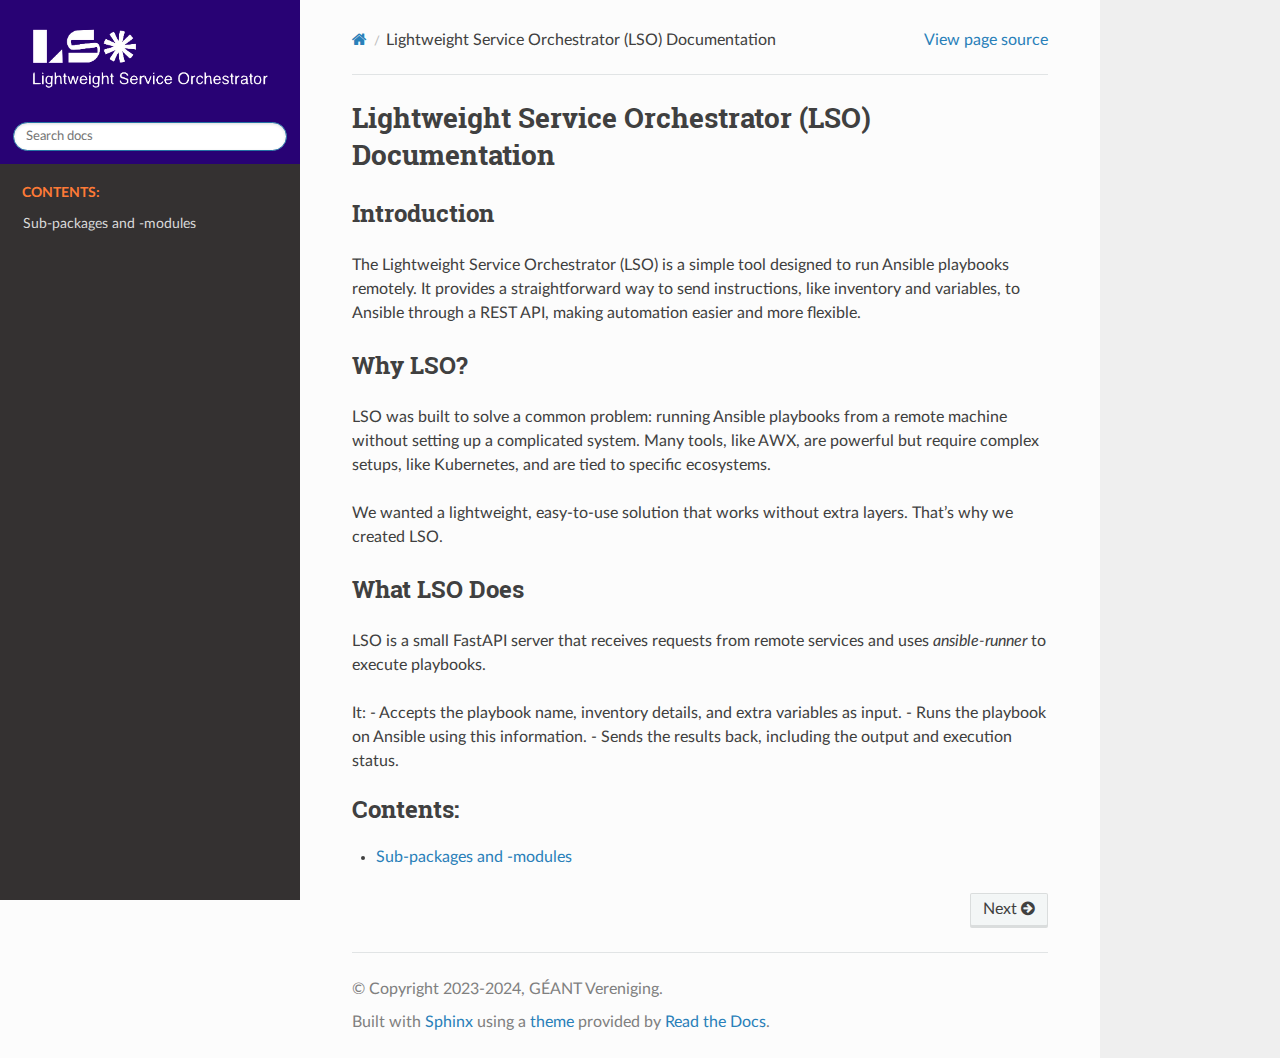
<file: index.html>
<!DOCTYPE html>
<html class="writer-html5" lang="en" data-content_root="./">
<head>
  <meta charset="utf-8" /><meta name="viewport" content="width=device-width, initial-scale=1" />

  <meta name="viewport" content="width=device-width, initial-scale=1.0" />
  <title>Lightweight Service Orchestrator (LSO) Documentation &mdash; Lightweight Service Orchestrator  documentation</title>
      <link rel="stylesheet" type="text/css" href="_static/pygments.css?v=b86133f3" />
      <link rel="stylesheet" type="text/css" href="_static/css/theme.css?v=e59714d7" />
      <link rel="stylesheet" type="text/css" href="_static/custom.css?v=40ed084b" />

  
      <script src="_static/jquery.js?v=5d32c60e"></script>
      <script src="_static/_sphinx_javascript_frameworks_compat.js?v=2cd50e6c"></script>
      <script src="_static/documentation_options.js?v=5929fcd5"></script>
      <script src="_static/doctools.js?v=9bcbadda"></script>
      <script src="_static/sphinx_highlight.js?v=dc90522c"></script>
    <script src="_static/js/theme.js"></script>
    <link rel="index" title="Index" href="genindex.html" />
    <link rel="search" title="Search" href="search.html" />
    <link rel="next" title="Sub-packages and -modules" href="modules.html" /> 
</head>

<body class="wy-body-for-nav"> 
  <div class="wy-grid-for-nav">
    <nav data-toggle="wy-nav-shift" class="wy-nav-side">
      <div class="wy-side-scroll">
        <div class="wy-side-nav-search"  style="background: rgb(40 2 116)" >

          
          
          <a href="#">
            
              <img src="_static/lso_logo.png" class="logo" alt="Logo"/>
          </a>
<div role="search">
  <form id="rtd-search-form" class="wy-form" action="search.html" method="get">
    <input type="text" name="q" placeholder="Search docs" aria-label="Search docs" />
    <input type="hidden" name="check_keywords" value="yes" />
    <input type="hidden" name="area" value="default" />
  </form>
</div>
        </div><div class="wy-menu wy-menu-vertical" data-spy="affix" role="navigation" aria-label="Navigation menu">
              <p class="caption" role="heading"><span class="caption-text">Contents:</span></p>
<ul>
<li class="toctree-l1"><a class="reference internal" href="modules.html">Sub-packages and -modules</a></li>
</ul>

        </div>
      </div>
    </nav>

    <section data-toggle="wy-nav-shift" class="wy-nav-content-wrap"><nav class="wy-nav-top" aria-label="Mobile navigation menu"  style="background: rgb(40 2 116)" >
          <i data-toggle="wy-nav-top" class="fa fa-bars"></i>
          <a href="#">Lightweight Service Orchestrator</a>
      </nav>

      <div class="wy-nav-content">
        <div class="rst-content">
          <div role="navigation" aria-label="Page navigation">
  <ul class="wy-breadcrumbs">
      <li><a href="#" class="icon icon-home" aria-label="Home"></a></li>
      <li class="breadcrumb-item active">Lightweight Service Orchestrator (LSO) Documentation</li>
      <li class="wy-breadcrumbs-aside">
            <a href="_sources/index.rst.txt" rel="nofollow"> View page source</a>
      </li>
  </ul>
  <hr/>
</div>
          <div role="main" class="document" itemscope="itemscope" itemtype="http://schema.org/Article">
           <div itemprop="articleBody">
             
  <section id="lightweight-service-orchestrator-lso-documentation">
<h1>Lightweight Service Orchestrator (LSO) Documentation<a class="headerlink" href="#lightweight-service-orchestrator-lso-documentation" title="Link to this heading"></a></h1>
<section id="introduction">
<h2>Introduction<a class="headerlink" href="#introduction" title="Link to this heading"></a></h2>
<p>The Lightweight Service Orchestrator (LSO) is a simple tool designed to run Ansible playbooks remotely.
It provides a straightforward way to send instructions, like inventory and variables, to Ansible through
a REST API, making automation easier and more flexible.</p>
</section>
<section id="why-lso">
<h2>Why LSO?<a class="headerlink" href="#why-lso" title="Link to this heading"></a></h2>
<p>LSO was built to solve a common problem: running Ansible playbooks from a remote machine without setting
up a complicated system. Many tools, like AWX, are powerful but require complex setups, like Kubernetes,
and are tied to specific ecosystems.</p>
<p>We wanted a lightweight, easy-to-use solution that works without extra layers. That’s why we created LSO.</p>
</section>
<section id="what-lso-does">
<h2>What LSO Does<a class="headerlink" href="#what-lso-does" title="Link to this heading"></a></h2>
<p>LSO is a small FastAPI server that receives requests from remote services and uses <cite>ansible-runner</cite> to execute playbooks.</p>
<p>It:
- Accepts the playbook name, inventory details, and extra variables as input.
- Runs the playbook on Ansible using this information.
- Sends the results back, including the output and execution status.</p>
<div class="toctree-wrapper compound">
<p class="caption" role="heading"><span class="caption-text">Contents:</span></p>
<ul>
<li class="toctree-l1"><a class="reference internal" href="modules.html">Sub-packages and -modules</a></li>
</ul>
</div>
</section>
</section>


           </div>
          </div>
          <footer><div class="rst-footer-buttons" role="navigation" aria-label="Footer">
        <a href="modules.html" class="btn btn-neutral float-right" title="Sub-packages and -modules" accesskey="n" rel="next">Next <span class="fa fa-arrow-circle-right" aria-hidden="true"></span></a>
    </div>

  <hr/>

  <div role="contentinfo">
    <p>&#169; Copyright 2023-2024, GÉANT Vereniging.</p>
  </div>

  Built with <a href="https://www.sphinx-doc.org/">Sphinx</a> using a
    <a href="https://github.com/readthedocs/sphinx_rtd_theme">theme</a>
    provided by <a href="https://readthedocs.org">Read the Docs</a>.
   

</footer>
        </div>
      </div>
    </section>
  </div>
  <script>
      jQuery(function () {
          SphinxRtdTheme.Navigation.enable(true);
      });
  </script> 

</body>
</html>
</file>
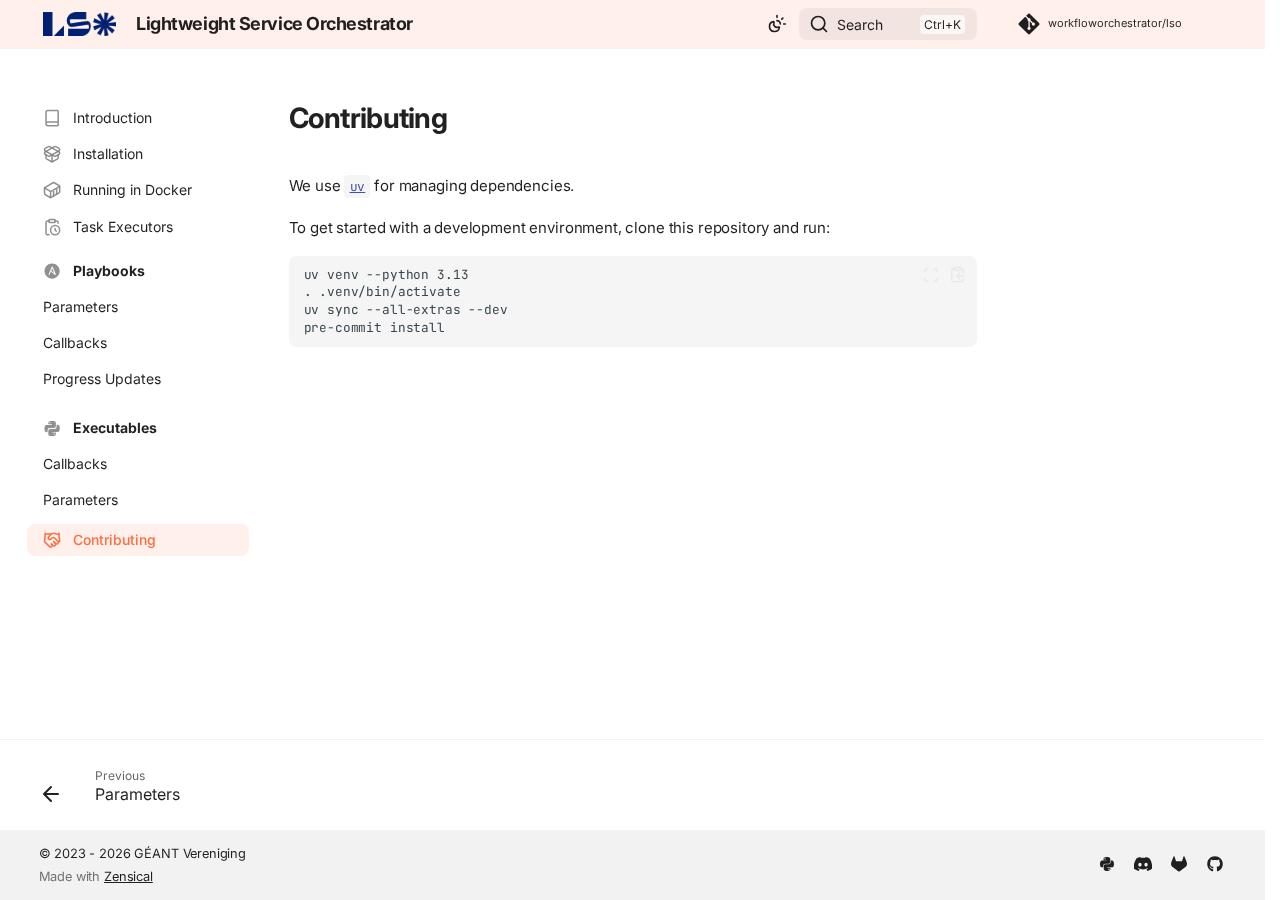
<file: contributing/index.html>
<!doctype html>
<html lang="en" class="no-js">
  <head>
    
      <meta charset="utf-8">
      <meta name="viewport" content="width=device-width,initial-scale=1">
      
        <meta name="description" content="A Lightweight Service Orchestrator for remotely executing Ansible playbooks and (Python) scripts.">
      
      
        <meta name="author" content="GÉANT Orchestration and Automation Team">
      
      
        <link rel="canonical" href="https://workfloworchestrator.org/lso/contributing/">
      
      
        <link rel="prev" href="../executables/parameters/">
      
      
      
        
      
      
      <link rel="icon" href="../img/favicon.png">
      <meta name="generator" content="zensical-0.0.32">
    
    
      
        <title>Contributing - Lightweight Service Orchestrator</title>
      
    
    
      
        
      
      <link rel="stylesheet" href="../assets/stylesheets/modern/main.53a7feaf.min.css">
      
        
          
        
        <link rel="stylesheet" href="../assets/stylesheets/modern/palette.dfe2e883.min.css">
      
      


    
    
      
    
    
      
        
        
        <link rel="preconnect" href="https://fonts.gstatic.com" crossorigin>
        <link rel="stylesheet" href="https://fonts.googleapis.com/css?family=Inter:300,300i,400,400i,500,500i,700,700i%7CJetBrains+Mono:400,400i,700,700i&display=fallback">
        <style>:root{--md-text-font:"Inter";--md-code-font:"JetBrains Mono"}</style>
      
    
    
      <link rel="stylesheet" href="../css/extra.css">
    
    <script>__md_scope=new URL("..",location),__md_hash=e=>[...e].reduce(((e,t)=>(e<<5)-e+t.charCodeAt(0)),0),__md_get=(e,t=localStorage,a=__md_scope)=>JSON.parse(t.getItem(a.pathname+"."+e)),__md_set=(e,t,a=localStorage,_=__md_scope)=>{try{a.setItem(_.pathname+"."+e,JSON.stringify(t))}catch(e){}},document.documentElement.setAttribute("data-platform",navigator.platform)</script>
    
      

    
    
  </head>
  
  
    
    
      
    
    
    
    
    <body dir="ltr" data-md-color-scheme="default" data-md-color-primary="indigo" data-md-color-accent="deep-orange">
  
    
    <input class="md-toggle" data-md-toggle="drawer" type="checkbox" id="__drawer" autocomplete="off">
    <input class="md-toggle" data-md-toggle="search" type="checkbox" id="__search" autocomplete="off">
    <label class="md-overlay" for="__drawer" aria-label="Navigation"></label>
    <div data-md-component="skip">
      
        
        <a href="#contributing" class="md-skip">
          Skip to content
        </a>
      
    </div>
    <div data-md-component="announce">
      
    </div>
    
    
      

  

<header class="md-header md-header--shadow" data-md-component="header">
  <nav class="md-header__inner md-grid" aria-label="Header">
    <a href="./.." title="Lightweight Service Orchestrator" class="md-header__button md-logo" aria-label="Lightweight Service Orchestrator" data-md-component="logo">
      
  <img src="../img/logo.png" alt="Lightweight Service Orchestrator">

    </a>
    <label class="md-header__button md-icon" for="__drawer" aria-label="Navigation">
      
      <svg xmlns="http://www.w3.org/2000/svg" fill="none" stroke="currentColor" stroke-linecap="round" stroke-linejoin="round" stroke-width="2" class="lucide lucide-menu" viewBox="0 0 24 24"><path d="M4 5h16M4 12h16M4 19h16"/></svg>
    </label>
    <div class="md-header__title" data-md-component="header-title">
      <div class="md-header__ellipsis">
        <div class="md-header__topic">
          <span class="md-ellipsis">
            Lightweight Service Orchestrator
          </span>
        </div>
        <div class="md-header__topic" data-md-component="header-topic">
          <span class="md-ellipsis">
            
              Contributing
            
          </span>
        </div>
      </div>
    </div>
    
      
        <form class="md-header__option" data-md-component="palette">
  
    
    
    
    <input class="md-option" data-md-color-media="(prefers-color-scheme)" data-md-color-scheme="default" data-md-color-primary="indigo" data-md-color-accent="deep-orange"  aria-label="Switch to light mode"  type="radio" name="__palette" id="__palette_0">
    
      <label class="md-header__button md-icon" title="Switch to light mode" for="__palette_1" hidden>
        <svg xmlns="http://www.w3.org/2000/svg" fill="none" stroke="currentColor" stroke-linecap="round" stroke-linejoin="round" stroke-width="2" class="lucide lucide-sun-moon" viewBox="0 0 24 24"><path d="M12 2v2M14.837 16.385a6 6 0 1 1-7.223-7.222c.624-.147.97.66.715 1.248a4 4 0 0 0 5.26 5.259c.589-.255 1.396.09 1.248.715M16 12a4 4 0 0 0-4-4M19 5l-1.256 1.256M20 12h2"/></svg>
      </label>
    
  
    
    
    
    <input class="md-option" data-md-color-media="(prefers-color-scheme: light)" data-md-color-scheme="default" data-md-color-primary="indigo" data-md-color-accent="deep-orange"  aria-label="Switch to dark mode"  type="radio" name="__palette" id="__palette_1">
    
      <label class="md-header__button md-icon" title="Switch to dark mode" for="__palette_2" hidden>
        <svg xmlns="http://www.w3.org/2000/svg" fill="none" stroke="currentColor" stroke-linecap="round" stroke-linejoin="round" stroke-width="2" class="lucide lucide-sun" viewBox="0 0 24 24"><circle cx="12" cy="12" r="4"/><path d="M12 2v2M12 20v2M4.93 4.93l1.41 1.41M17.66 17.66l1.41 1.41M2 12h2M20 12h2M6.34 17.66l-1.41 1.41M19.07 4.93l-1.41 1.41"/></svg>
      </label>
    
  
    
    
    
    <input class="md-option" data-md-color-media="(prefers-color-scheme: dark)" data-md-color-scheme="slate" data-md-color-primary="indigo" data-md-color-accent="deep-orange"  aria-label="Switch to system preference"  type="radio" name="__palette" id="__palette_2">
    
      <label class="md-header__button md-icon" title="Switch to system preference" for="__palette_0" hidden>
        <svg xmlns="http://www.w3.org/2000/svg" fill="none" stroke="currentColor" stroke-linecap="round" stroke-linejoin="round" stroke-width="2" class="lucide lucide-moon" viewBox="0 0 24 24"><path d="M20.985 12.486a9 9 0 1 1-9.473-9.472c.405-.022.617.46.402.803a6 6 0 0 0 8.268 8.268c.344-.215.825-.004.803.401"/></svg>
      </label>
    
  
</form>
      
    
    
      <script>var palette=__md_get("__palette");if(palette&&palette.color){if("(prefers-color-scheme)"===palette.color.media){var media=matchMedia("(prefers-color-scheme: light)"),input=document.querySelector(media.matches?"[data-md-color-media='(prefers-color-scheme: light)']":"[data-md-color-media='(prefers-color-scheme: dark)']");palette.color.media=input.getAttribute("data-md-color-media"),palette.color.scheme=input.getAttribute("data-md-color-scheme"),palette.color.primary=input.getAttribute("data-md-color-primary"),palette.color.accent=input.getAttribute("data-md-color-accent")}for(var[key,value]of Object.entries(palette.color))document.body.setAttribute("data-md-color-"+key,value)}</script>
    
    
    
      
      
        <label class="md-header__button md-icon" for="__search" aria-label="Search">
          
          <svg xmlns="http://www.w3.org/2000/svg" fill="none" stroke="currentColor" stroke-linecap="round" stroke-linejoin="round" stroke-width="2" class="lucide lucide-search" viewBox="0 0 24 24"><path d="m21 21-4.34-4.34"/><circle cx="11" cy="11" r="8"/></svg>
        </label>
        <div class="md-search" data-md-component="search" role="dialog" aria-label="Search">
  <button type="button" class="md-search__button">
    Search
  </button>
</div>
      
    
    <div class="md-header__source">
      
        <a href="https://github.com/workfloworchestrator/lso" title="Go to repository" class="md-source" data-md-component="source">
  <div class="md-source__icon md-icon">
    
    <svg xmlns="http://www.w3.org/2000/svg" viewBox="0 0 448 512"><!--! Font Awesome Free 7.2.0 by @fontawesome - https://fontawesome.com License - https://fontawesome.com/license/free (Icons: CC BY 4.0, Fonts: SIL OFL 1.1, Code: MIT License) Copyright 2026 Fonticons, Inc.--><path fill="currentColor" d="M439.6 236.1 244 40.5c-5.4-5.5-12.8-8.5-20.4-8.5s-15 3-20.4 8.4L162.5 81l51.5 51.5c27.1-9.1 52.7 16.8 43.4 43.7l49.7 49.7c34.2-11.8 61.2 31 35.5 56.7-26.5 26.5-70.2-2.9-56-37.3L240.3 199v121.9c25.3 12.5 22.3 41.8 9.1 55-6.4 6.4-15.2 10.1-24.3 10.1s-17.8-3.6-24.3-10.1c-17.6-17.6-11.1-46.9 11.2-56v-123c-20.8-8.5-24.6-30.7-18.6-45L142.6 101 8.5 235.1C3 240.6 0 247.9 0 255.5s3 15 8.5 20.4l195.6 195.7c5.4 5.4 12.7 8.4 20.4 8.4s15-3 20.4-8.4l194.7-194.7c5.4-5.4 8.4-12.8 8.4-20.4s-3-15-8.4-20.4"/></svg>
  </div>
  <div class="md-source__repository">
    workfloworchestrator/lso
  </div>
</a>
      
    </div>
  </nav>
  
</header>
    
    <div class="md-container" data-md-component="container">
      
      
        
          
        
      
      <main class="md-main" data-md-component="main">
        <div class="md-main__inner md-grid">
          
            
              
              <div class="md-sidebar md-sidebar--primary" data-md-component="sidebar" data-md-type="navigation" >
                <div class="md-sidebar__scrollwrap">
                  <div class="md-sidebar__inner">
                    



<nav class="md-nav md-nav--primary" aria-label="Navigation" data-md-level="0">
  <label class="md-nav__title" for="__drawer">
    <a href="./.." title="Lightweight Service Orchestrator" class="md-nav__button md-logo" aria-label="Lightweight Service Orchestrator" data-md-component="logo">
      
  <img src="../img/logo.png" alt="Lightweight Service Orchestrator">

    </a>
    Lightweight Service Orchestrator
  </label>
  
    <div class="md-nav__source">
      <a href="https://github.com/workfloworchestrator/lso" title="Go to repository" class="md-source" data-md-component="source">
  <div class="md-source__icon md-icon">
    
    <svg xmlns="http://www.w3.org/2000/svg" viewBox="0 0 448 512"><!--! Font Awesome Free 7.2.0 by @fontawesome - https://fontawesome.com License - https://fontawesome.com/license/free (Icons: CC BY 4.0, Fonts: SIL OFL 1.1, Code: MIT License) Copyright 2026 Fonticons, Inc.--><path fill="currentColor" d="M439.6 236.1 244 40.5c-5.4-5.5-12.8-8.5-20.4-8.5s-15 3-20.4 8.4L162.5 81l51.5 51.5c27.1-9.1 52.7 16.8 43.4 43.7l49.7 49.7c34.2-11.8 61.2 31 35.5 56.7-26.5 26.5-70.2-2.9-56-37.3L240.3 199v121.9c25.3 12.5 22.3 41.8 9.1 55-6.4 6.4-15.2 10.1-24.3 10.1s-17.8-3.6-24.3-10.1c-17.6-17.6-11.1-46.9 11.2-56v-123c-20.8-8.5-24.6-30.7-18.6-45L142.6 101 8.5 235.1C3 240.6 0 247.9 0 255.5s3 15 8.5 20.4l195.6 195.7c5.4 5.4 12.7 8.4 20.4 8.4s15-3 20.4-8.4l194.7-194.7c5.4-5.4 8.4-12.8 8.4-20.4s-3-15-8.4-20.4"/></svg>
  </div>
  <div class="md-source__repository">
    workfloworchestrator/lso
  </div>
</a>
    </div>
  
  <ul class="md-nav__list" data-md-scrollfix>
    
      
      
  
  
  
  
    <li class="md-nav__item">
      <a href="./.." class="md-nav__link">
        
  
  
    <svg xmlns="http://www.w3.org/2000/svg" fill="none" stroke="currentColor" stroke-linecap="round" stroke-linejoin="round" stroke-width="2" class="lucide lucide-book" viewBox="0 0 24 24"><path d="M4 19.5v-15A2.5 2.5 0 0 1 6.5 2H19a1 1 0 0 1 1 1v18a1 1 0 0 1-1 1H6.5a1 1 0 0 1 0-5H20"/></svg>
  
  <span class="md-ellipsis">
    
  
    Introduction
  

    
  </span>
  
  

      </a>
    </li>
  

    
      
      
  
  
  
  
    <li class="md-nav__item">
      <a href="../installation/" class="md-nav__link">
        
  
  
    <svg xmlns="http://www.w3.org/2000/svg" fill="none" stroke="currentColor" stroke-linecap="round" stroke-linejoin="round" stroke-width="2" class="lucide lucide-package-open" viewBox="0 0 24 24"><path d="M12 22v-9M15.17 2.21a1.67 1.67 0 0 1 1.63 0L21 4.57a1.93 1.93 0 0 1 0 3.36L8.82 14.79a1.66 1.66 0 0 1-1.64 0L3 12.43a1.93 1.93 0 0 1 0-3.36z"/><path d="M20 13v3.87a2.06 2.06 0 0 1-1.11 1.83l-6 3.08a1.93 1.93 0 0 1-1.78 0l-6-3.08A2.06 2.06 0 0 1 4 16.87V13"/><path d="M21 12.43a1.93 1.93 0 0 0 0-3.36L8.83 2.2a1.64 1.64 0 0 0-1.63 0L3 4.57a1.93 1.93 0 0 0 0 3.36l12.18 6.86a1.64 1.64 0 0 0 1.63 0z"/></svg>
  
  <span class="md-ellipsis">
    
  
    Installation
  

    
  </span>
  
  

      </a>
    </li>
  

    
      
      
  
  
  
  
    <li class="md-nav__item">
      <a href="../docker/" class="md-nav__link">
        
  
  
    <svg xmlns="http://www.w3.org/2000/svg" fill="none" stroke="currentColor" stroke-linecap="round" stroke-linejoin="round" stroke-width="2" class="lucide lucide-container" viewBox="0 0 24 24"><path d="M22 7.7c0-.6-.4-1.2-.8-1.5l-6.3-3.9a1.72 1.72 0 0 0-1.7 0l-10.3 6c-.5.2-.9.8-.9 1.4v6.6c0 .5.4 1.2.8 1.5l6.3 3.9a1.72 1.72 0 0 0 1.7 0l10.3-6c.5-.3.9-1 .9-1.5Z"/><path d="M10 21.9V14L2.1 9.1M10 14l11.9-6.9M14 19.8v-8.1M18 17.5V9.4"/></svg>
  
  <span class="md-ellipsis">
    
  
    Running in Docker
  

    
  </span>
  
  

      </a>
    </li>
  

    
      
      
  
  
  
  
    <li class="md-nav__item">
      <a href="../executors/" class="md-nav__link">
        
  
  
    <svg xmlns="http://www.w3.org/2000/svg" fill="none" stroke="currentColor" stroke-linecap="round" stroke-linejoin="round" stroke-width="2" class="lucide lucide-clipboard-clock" viewBox="0 0 24 24"><path d="M16 14v2.2l1.6 1M16 4h2a2 2 0 0 1 2 2v.832M8 4H6a2 2 0 0 0-2 2v14a2 2 0 0 0 2 2h2"/><circle cx="16" cy="16" r="6"/><rect width="8" height="4" x="8" y="2" rx="1"/></svg>
  
  <span class="md-ellipsis">
    
  
    Task Executors
  

    
  </span>
  
  

      </a>
    </li>
  

    
      
      
  
  
  
  
    
    
      
        
          
        
      
        
      
        
      
        
      
    
    
    
      
        
        
      
    
    
      
    
    <li class="md-nav__item md-nav__item--section md-nav__item--nested">
      
        
        
        <input class="md-nav__toggle md-toggle " type="checkbox" id="__nav_5" >
        
          
          <div class="md-nav__link md-nav__container">
            <a href="../playbooks/" class="md-nav__link ">
              
  
  
    <svg xmlns="http://www.w3.org/2000/svg" viewBox="0 0 24 24"><path d="M12 2C6.5 2 2 6.5 2 12s4.5 10 10 10 10-4.5 10-10S17.5 2 12 2m4.1 15c-.19 0-.34-.1-.55-.27l-5.16-4.17-1.73 4.34H7.17l4.37-10.51c.11-.28.35-.42.63-.42s.5.14.62.42l3.98 9.58c.04.11.07.22.07.29-.01.42-.34.74-.74.74m-3.93-8.89 2.59 6.39-3.91-3.08z"/></svg>
  
  <span class="md-ellipsis">
    
  
    Playbooks
  

    
  </span>
  
  

            </a>
            
              
              <label class="md-nav__link " for="__nav_5" id="__nav_5_label" tabindex="">
                <span class="md-nav__icon md-icon"></span>
              </label>
            
          </div>
        
        <nav class="md-nav" data-md-level="1" aria-labelledby="__nav_5_label" aria-expanded="false">
          <label class="md-nav__title" for="__nav_5">
            <span class="md-nav__icon md-icon"></span>
            
  
    Playbooks
  

          </label>
          <ul class="md-nav__list" data-md-scrollfix>
            
              
            
              
                
  
  
  
  
    <li class="md-nav__item">
      <a href="../playbooks/parameters/" class="md-nav__link">
        
  
  
  <span class="md-ellipsis">
    
  
    Parameters
  

    
  </span>
  
  

      </a>
    </li>
  

              
            
              
                
  
  
  
  
    <li class="md-nav__item">
      <a href="../playbooks/callback/" class="md-nav__link">
        
  
  
  <span class="md-ellipsis">
    
  
    Callbacks
  

    
  </span>
  
  

      </a>
    </li>
  

              
            
              
                
  
  
  
  
    <li class="md-nav__item">
      <a href="../playbooks/updates/" class="md-nav__link">
        
  
  
  <span class="md-ellipsis">
    
  
    Progress Updates
  

    
  </span>
  
  

      </a>
    </li>
  

              
            
          </ul>
        </nav>
      
    </li>
  

    
      
      
  
  
  
  
    
    
      
        
          
        
      
        
      
        
      
    
    
    
      
        
        
      
    
    
      
    
    <li class="md-nav__item md-nav__item--section md-nav__item--nested">
      
        
        
        <input class="md-nav__toggle md-toggle " type="checkbox" id="__nav_6" >
        
          
          <div class="md-nav__link md-nav__container">
            <a href="../executables/" class="md-nav__link ">
              
  
  
    <svg xmlns="http://www.w3.org/2000/svg" viewBox="0 0 24 24"><path d="M19.14 7.5A2.86 2.86 0 0 1 22 10.36v3.78A2.86 2.86 0 0 1 19.14 17H12c0 .39.32.96.71.96H17v1.68a2.86 2.86 0 0 1-2.86 2.86H9.86A2.86 2.86 0 0 1 7 19.64v-3.75a2.85 2.85 0 0 1 2.86-2.85h5.25a2.85 2.85 0 0 0 2.85-2.86V7.5zm-4.28 11.79c-.4 0-.72.3-.72.89s.32.71.72.71a.71.71 0 0 0 .71-.71c0-.59-.32-.89-.71-.89m-10-1.79A2.86 2.86 0 0 1 2 14.64v-3.78A2.86 2.86 0 0 1 4.86 8H12c0-.39-.32-.96-.71-.96H7V5.36A2.86 2.86 0 0 1 9.86 2.5h4.28A2.86 2.86 0 0 1 17 5.36v3.75a2.85 2.85 0 0 1-2.86 2.85H8.89a2.85 2.85 0 0 0-2.85 2.86v2.68zM9.14 5.71c.4 0 .72-.3.72-.89s-.32-.71-.72-.71c-.39 0-.71.12-.71.71s.32.89.71.89"/></svg>
  
  <span class="md-ellipsis">
    
  
    Executables
  

    
  </span>
  
  

            </a>
            
              
              <label class="md-nav__link " for="__nav_6" id="__nav_6_label" tabindex="">
                <span class="md-nav__icon md-icon"></span>
              </label>
            
          </div>
        
        <nav class="md-nav" data-md-level="1" aria-labelledby="__nav_6_label" aria-expanded="false">
          <label class="md-nav__title" for="__nav_6">
            <span class="md-nav__icon md-icon"></span>
            
  
    Executables
  

          </label>
          <ul class="md-nav__list" data-md-scrollfix>
            
              
            
              
                
  
  
  
  
    <li class="md-nav__item">
      <a href="../executables/callback/" class="md-nav__link">
        
  
  
  <span class="md-ellipsis">
    
  
    Callbacks
  

    
  </span>
  
  

      </a>
    </li>
  

              
            
              
                
  
  
  
  
    <li class="md-nav__item">
      <a href="../executables/parameters/" class="md-nav__link">
        
  
  
  <span class="md-ellipsis">
    
  
    Parameters
  

    
  </span>
  
  

      </a>
    </li>
  

              
            
          </ul>
        </nav>
      
    </li>
  

    
      
      
  
  
    
  
  
  
    <li class="md-nav__item md-nav__item--active">
      
      
      
      
        
      
      
      <a href="././" class="md-nav__link md-nav__link--active">
        
  
  
    <svg xmlns="http://www.w3.org/2000/svg" fill="none" stroke="currentColor" stroke-linecap="round" stroke-linejoin="round" stroke-width="2" class="lucide lucide-handshake" viewBox="0 0 24 24"><path d="m11 17 2 2a1 1 0 1 0 3-3"/><path d="m14 14 2.5 2.5a1 1 0 1 0 3-3l-3.88-3.88a3 3 0 0 0-4.24 0l-.88.88a1 1 0 1 1-3-3l2.81-2.81a5.79 5.79 0 0 1 7.06-.87l.47.28a2 2 0 0 0 1.42.25L21 4"/><path d="m21 3 1 11h-2M3 3 2 14l6.5 6.5a1 1 0 1 0 3-3M3 4h8"/></svg>
  
  <span class="md-ellipsis">
    
  
    Contributing
  

    
  </span>
  
  

      </a>
      
    </li>
  

    
  </ul>
</nav>
                  </div>
                </div>
              </div>
            
            
              
              <div class="md-sidebar md-sidebar--secondary" data-md-component="sidebar" data-md-type="toc" >
                <div class="md-sidebar__scrollwrap">
                  
                    
                    
                    
                      
                    
                    
                  
                  <div class="md-sidebar__inner">
                    


<nav class="md-nav md-nav--secondary" aria-label="On this page">
  
  
  
    
  
  
</nav>
                  </div>
                </div>
              </div>
            
          
          
            <div class="md-content" data-md-component="content">
              
                



  


              
              <article class="md-content__inner md-typeset">
                
                  
  
  


<h1 id="contributing">Contributing</h1>
<p>We use <a href="https://docs.astral.sh/uv/getting-started/installation/"><code>uv</code></a> for managing dependencies.</p>
<p>To get started with a development environment, clone this repository and run:</p>
<div class="language-text highlight"><pre><span></span><code><span id="__span-0-1"><a id="__codelineno-0-1" name="__codelineno-0-1" href="#__codelineno-0-1"></a>uv venv --python 3.13
</span><span id="__span-0-2"><a id="__codelineno-0-2" name="__codelineno-0-2" href="#__codelineno-0-2"></a>. .venv/bin/activate
</span><span id="__span-0-3"><a id="__codelineno-0-3" name="__codelineno-0-3" href="#__codelineno-0-3"></a>uv sync --all-extras --dev
</span><span id="__span-0-4"><a id="__codelineno-0-4" name="__codelineno-0-4" href="#__codelineno-0-4"></a>pre-commit install
</span></code></pre></div>









  
  






                
              </article>
            </div>
          
          
  <script>var tabs=__md_get("__tabs");if(Array.isArray(tabs))e:for(var set of document.querySelectorAll(".tabbed-set")){var labels=set.querySelector(".tabbed-labels");for(var tab of tabs)for(var label of labels.getElementsByTagName("label"))if(label.innerText.trim()===tab){var input=document.getElementById(label.htmlFor);input.checked=!0;continue e}}</script>

<script>var target=document.getElementById(location.hash.slice(1));target&&target.name&&(target.checked=target.name.startsWith("__tabbed_"))</script>
        </div>
        
          <button type="button" class="md-top md-icon" data-md-component="top" hidden>
  
  <svg xmlns="http://www.w3.org/2000/svg" fill="none" stroke="currentColor" stroke-linecap="round" stroke-linejoin="round" stroke-width="2" class="lucide lucide-circle-arrow-up" viewBox="0 0 24 24"><circle cx="12" cy="12" r="10"/><path d="m16 12-4-4-4 4M12 16V8"/></svg>
  Back to top
</button>
        
      </main>
      
        <footer class="md-footer">
  
    
      
      <nav class="md-footer__inner md-grid" aria-label="Footer" >
        
          
          <a href="../executables/parameters/" class="md-footer__link md-footer__link--prev" aria-label="Previous: Parameters">
            <div class="md-footer__button md-icon">
              
              <svg xmlns="http://www.w3.org/2000/svg" fill="none" stroke="currentColor" stroke-linecap="round" stroke-linejoin="round" stroke-width="2" class="lucide lucide-arrow-left" viewBox="0 0 24 24"><path d="m12 19-7-7 7-7M19 12H5"/></svg>
            </div>
            <div class="md-footer__title">
              <span class="md-footer__direction">
                Previous
              </span>
              <div class="md-ellipsis">
                Parameters
              </div>
            </div>
          </a>
        
        
      </nav>
    
  
  <div class="md-footer-meta md-typeset">
    <div class="md-footer-meta__inner md-grid">
      <div class="md-copyright">
  
    <div class="md-copyright__highlight">
      &copy; 2023 - 2026 GÉANT Vereniging
    </div>
  
  
    Made with
    <a href="https://zensical.org/" target="_blank" rel="noopener">
      Zensical
    </a>
  
</div>
      
        
<div class="md-social">
  
    
    
    
    
    <a href="https://pypi.org/project/orchestrator-lso" target="_blank" rel="noopener" title="LSO on PyPI" class="md-social__link">
      <svg xmlns="http://www.w3.org/2000/svg" viewBox="0 0 448 512"><!--! Font Awesome Free 7.2.0 by @fontawesome - https://fontawesome.com License - https://fontawesome.com/license/free (Icons: CC BY 4.0, Fonts: SIL OFL 1.1, Code: MIT License) Copyright 2026 Fonticons, Inc.--><path fill="currentColor" d="M439.8 200.5c-7.7-30.9-22.3-54.2-53.4-54.2h-40.1v47.4c0 36.8-31.2 67.8-66.8 67.8H172.7c-29.2 0-53.4 25-53.4 54.3v101.8c0 29 25.2 46 53.4 54.3 33.8 9.9 66.3 11.7 106.8 0 26.9-7.8 53.4-23.5 53.4-54.3v-40.7H226.2v-13.6h160.2c31.1 0 42.6-21.7 53.4-54.2 11.2-33.5 10.7-65.7 0-108.6M286.2 444.7a20.4 20.4 0 1 1 0-40.7 20.4 20.4 0 1 1 0 40.7M167.8 248.1h106.8c29.7 0 53.4-24.5 53.4-54.3V91.9c0-29-24.4-50.7-53.4-55.6-35.8-5.9-74.7-5.6-106.8.1-45.2 8-53.4 24.7-53.4 55.6v40.7h106.9v13.6h-147c-31.1 0-58.3 18.7-66.8 54.2-9.8 40.7-10.2 66.1 0 108.6 7.6 31.6 25.7 54.2 56.8 54.2H101v-48.8c0-35.3 30.5-66.4 66.8-66.4m-6.6-183.4a20.4 20.4 0 1 1 0 40.8 20.4 20.4 0 1 1 0-40.8"/></svg>
    </a>
  
    
    
    
    
    <a href="https://discord.gg/fQkQn5ajFR" target="_blank" rel="noopener" title="WFO on Discord" class="md-social__link">
      <svg xmlns="http://www.w3.org/2000/svg" viewBox="0 0 576 512"><!--! Font Awesome Free 7.2.0 by @fontawesome - https://fontawesome.com License - https://fontawesome.com/license/free (Icons: CC BY 4.0, Fonts: SIL OFL 1.1, Code: MIT License) Copyright 2026 Fonticons, Inc.--><path fill="currentColor" d="M492.5 69.8c-.2-.3-.4-.6-.8-.7-38.1-17.5-78.4-30-119.7-37.1-.4-.1-.8 0-1.1.1s-.6.4-.8.8c-5.5 9.9-10.5 20.2-14.9 30.6-44.6-6.8-89.9-6.8-134.4 0-4.5-10.5-9.5-20.7-15.1-30.6-.2-.3-.5-.6-.8-.8s-.7-.2-1.1-.2C162.5 39 122.2 51.5 84.1 69c-.3.1-.6.4-.8.7C7.1 183.5-13.8 294.6-3.6 404.2c0 .3.1.5.2.8s.3.4.5.6c44.4 32.9 94 58 146.8 74.2.4.1.8.1 1.1 0s.7-.4.9-.7c11.3-15.4 21.4-31.8 30-48.8.1-.2.2-.5.2-.8s0-.5-.1-.8-.2-.5-.4-.6-.4-.3-.7-.4c-15.8-6.1-31.2-13.4-45.9-21.9-.3-.2-.5-.4-.7-.6s-.3-.6-.3-.9 0-.6.2-.9.3-.5.6-.7c3.1-2.3 6.2-4.7 9.1-7.1.3-.2.6-.4.9-.4s.7 0 1 .1c96.2 43.9 200.4 43.9 295.5 0 .3-.1.7-.2 1-.2s.7.2.9.4c2.9 2.4 6 4.9 9.1 7.2.2.2.4.4.6.7s.2.6.2.9-.1.6-.3.9-.4.5-.6.6c-14.7 8.6-30 15.9-45.9 21.8-.2.1-.5.2-.7.4s-.3.4-.4.7-.1.5-.1.8.1.5.2.8c8.8 17 18.8 33.3 30 48.8.2.3.6.6.9.7s.8.1 1.1 0c52.9-16.2 102.6-41.3 147.1-74.2.2-.2.4-.4.5-.6s.2-.5.2-.8c12.3-126.8-20.5-236.9-86.9-334.5zm-302 267.7c-29 0-52.8-26.6-52.8-59.2s23.4-59.2 52.8-59.2c29.7 0 53.3 26.8 52.8 59.2 0 32.7-23.4 59.2-52.8 59.2m195.4 0c-29 0-52.8-26.6-52.8-59.2s23.4-59.2 52.8-59.2c29.7 0 53.3 26.8 52.8 59.2 0 32.7-23.2 59.2-52.8 59.2"/></svg>
    </a>
  
    
    
    
    
    <a href="https://gitlab.software.geant.org/goat" target="_blank" rel="noopener" title="GÉANT Orchestration and Automation Team GitLab" class="md-social__link">
      <svg xmlns="http://www.w3.org/2000/svg" viewBox="0 0 512 512"><!--! Font Awesome Free 7.2.0 by @fontawesome - https://fontawesome.com License - https://fontawesome.com/license/free (Icons: CC BY 4.0, Fonts: SIL OFL 1.1, Code: MIT License) Copyright 2026 Fonticons, Inc.--><path fill="currentColor" d="m504 204.6-.7-1.8L433.6 21c-1.4-3.6-3.9-6.6-7.2-8.6-2.4-1.6-5.1-2.5-8-2.8s-5.7.1-8.4 1.1-5.1 2.7-7.1 4.8c-1.9 2.1-3.3 4.7-4.1 7.4l-47 144H161.3l-47.1-144c-.8-2.8-2.2-5.3-4.1-7.4-2-2.1-4.4-3.7-7.1-4.8-2.6-1-5.5-1.4-8.4-1.1s-5.6 1.2-8 2.8c-3.2 2-5.8 5.1-7.2 8.6L9.8 202.8l-.8 1.8c-10 26.2-11.3 55-3.5 82 7.7 26.9 24 50.7 46.4 67.6l.3.2.6.4 106 79.5c38.5 29.1 66.7 50.3 84.6 63.9 3.7 1.9 8.3 4.3 13 4.3s9.3-2.4 13-4.3c17.9-13.5 46.1-34.9 84.6-63.9l106.7-79.9.3-.3c22.4-16.9 38.7-40.6 45.6-67.5 8.6-27 7.4-55.8-2.6-82"/></svg>
    </a>
  
    
    
    
    
    <a href="https://github.com/geant" target="_blank" rel="noopener" title="GÉANT Project GitHub" class="md-social__link">
      <svg xmlns="http://www.w3.org/2000/svg" viewBox="0 0 512 512"><!--! Font Awesome Free 7.2.0 by @fontawesome - https://fontawesome.com License - https://fontawesome.com/license/free (Icons: CC BY 4.0, Fonts: SIL OFL 1.1, Code: MIT License) Copyright 2026 Fonticons, Inc.--><path fill="currentColor" d="M173.9 397.4c0 2-2.3 3.6-5.2 3.6-3.3.3-5.6-1.3-5.6-3.6 0-2 2.3-3.6 5.2-3.6 3-.3 5.6 1.3 5.6 3.6m-31.1-4.5c-.7 2 1.3 4.3 4.3 4.9 2.6 1 5.6 0 6.2-2s-1.3-4.3-4.3-5.2c-2.6-.7-5.5.3-6.2 2.3m44.2-1.7c-2.9.7-4.9 2.6-4.6 4.9.3 2 2.9 3.3 5.9 2.6 2.9-.7 4.9-2.6 4.6-4.6-.3-1.9-3-3.2-5.9-2.9M252.8 8C114.1 8 8 113.3 8 252c0 110.9 69.8 205.8 169.5 239.2 12.8 2.3 17.3-5.6 17.3-12.1 0-6.2-.3-40.4-.3-61.4 0 0-70 15-84.7-29.8 0 0-11.4-29.1-27.8-36.6 0 0-22.9-15.7 1.6-15.4 0 0 24.9 2 38.6 25.8 21.9 38.6 58.6 27.5 72.9 20.9 2.3-16 8.8-27.1 16-33.7-55.9-6.2-112.3-14.3-112.3-110.5 0-27.5 7.6-41.3 23.6-58.9-2.6-6.5-11.1-33.3 2.6-67.9 20.9-6.5 69 27 69 27 20-5.6 41.5-8.5 62.8-8.5s42.8 2.9 62.8 8.5c0 0 48.1-33.6 69-27 13.7 34.7 5.2 61.4 2.6 67.9 16 17.7 25.8 31.5 25.8 58.9 0 96.5-58.9 104.2-114.8 110.5 9.2 7.9 17 22.9 17 46.4 0 33.7-.3 75.4-.3 83.6 0 6.5 4.6 14.4 17.3 12.1C436.2 457.8 504 362.9 504 252 504 113.3 391.5 8 252.8 8M105.2 352.9c-1.3 1-1 3.3.7 5.2 1.6 1.6 3.9 2.3 5.2 1 1.3-1 1-3.3-.7-5.2-1.6-1.6-3.9-2.3-5.2-1m-10.8-8.1c-.7 1.3.3 2.9 2.3 3.9 1.6 1 3.6.7 4.3-.7.7-1.3-.3-2.9-2.3-3.9-2-.6-3.6-.3-4.3.7m32.4 35.6c-1.6 1.3-1 4.3 1.3 6.2 2.3 2.3 5.2 2.6 6.5 1 1.3-1.3.7-4.3-1.3-6.2-2.2-2.3-5.2-2.6-6.5-1m-11.4-14.7c-1.6 1-1.6 3.6 0 5.9s4.3 3.3 5.6 2.3c1.6-1.3 1.6-3.9 0-6.2-1.4-2.3-4-3.3-5.6-2"/></svg>
    </a>
  
</div>
      
    </div>
  </div>
</footer>
      
    </div>
    <div class="md-dialog" data-md-component="dialog">
      <div class="md-dialog__inner md-typeset"></div>
    </div>
    
    
    
      
      
      <script id="__config" type="application/json">{"annotate":null,"base":"..","features":["content.code.annotate","content.code.copy","content.code.select","content.footnote.tooltips","content.tabs.link","content.tooltips","navigation.footer","navigation.indexes","navigation.instant","navigation.instant.prefetch","navigation.path","navigation.prune","navigation.sections","navigation.top","toc.follow"],"search":"../assets/javascripts/workers/search.e2d2d235.min.js","tags":null,"translations":{"clipboard.copied":"Copied to clipboard","clipboard.copy":"Copy to clipboard","search.result.more.one":"1 more on this page","search.result.more.other":"# more on this page","search.result.none":"No matching documents","search.result.one":"1 matching document","search.result.other":"# matching documents","search.result.placeholder":"Type to start searching","search.result.term.missing":"Missing","select.version":"Select version"},"version":null}</script>
    
    
      <script src="../assets/javascripts/bundle.91a19a9e.min.js"></script>
      
    
  </body>
</html>
</file>
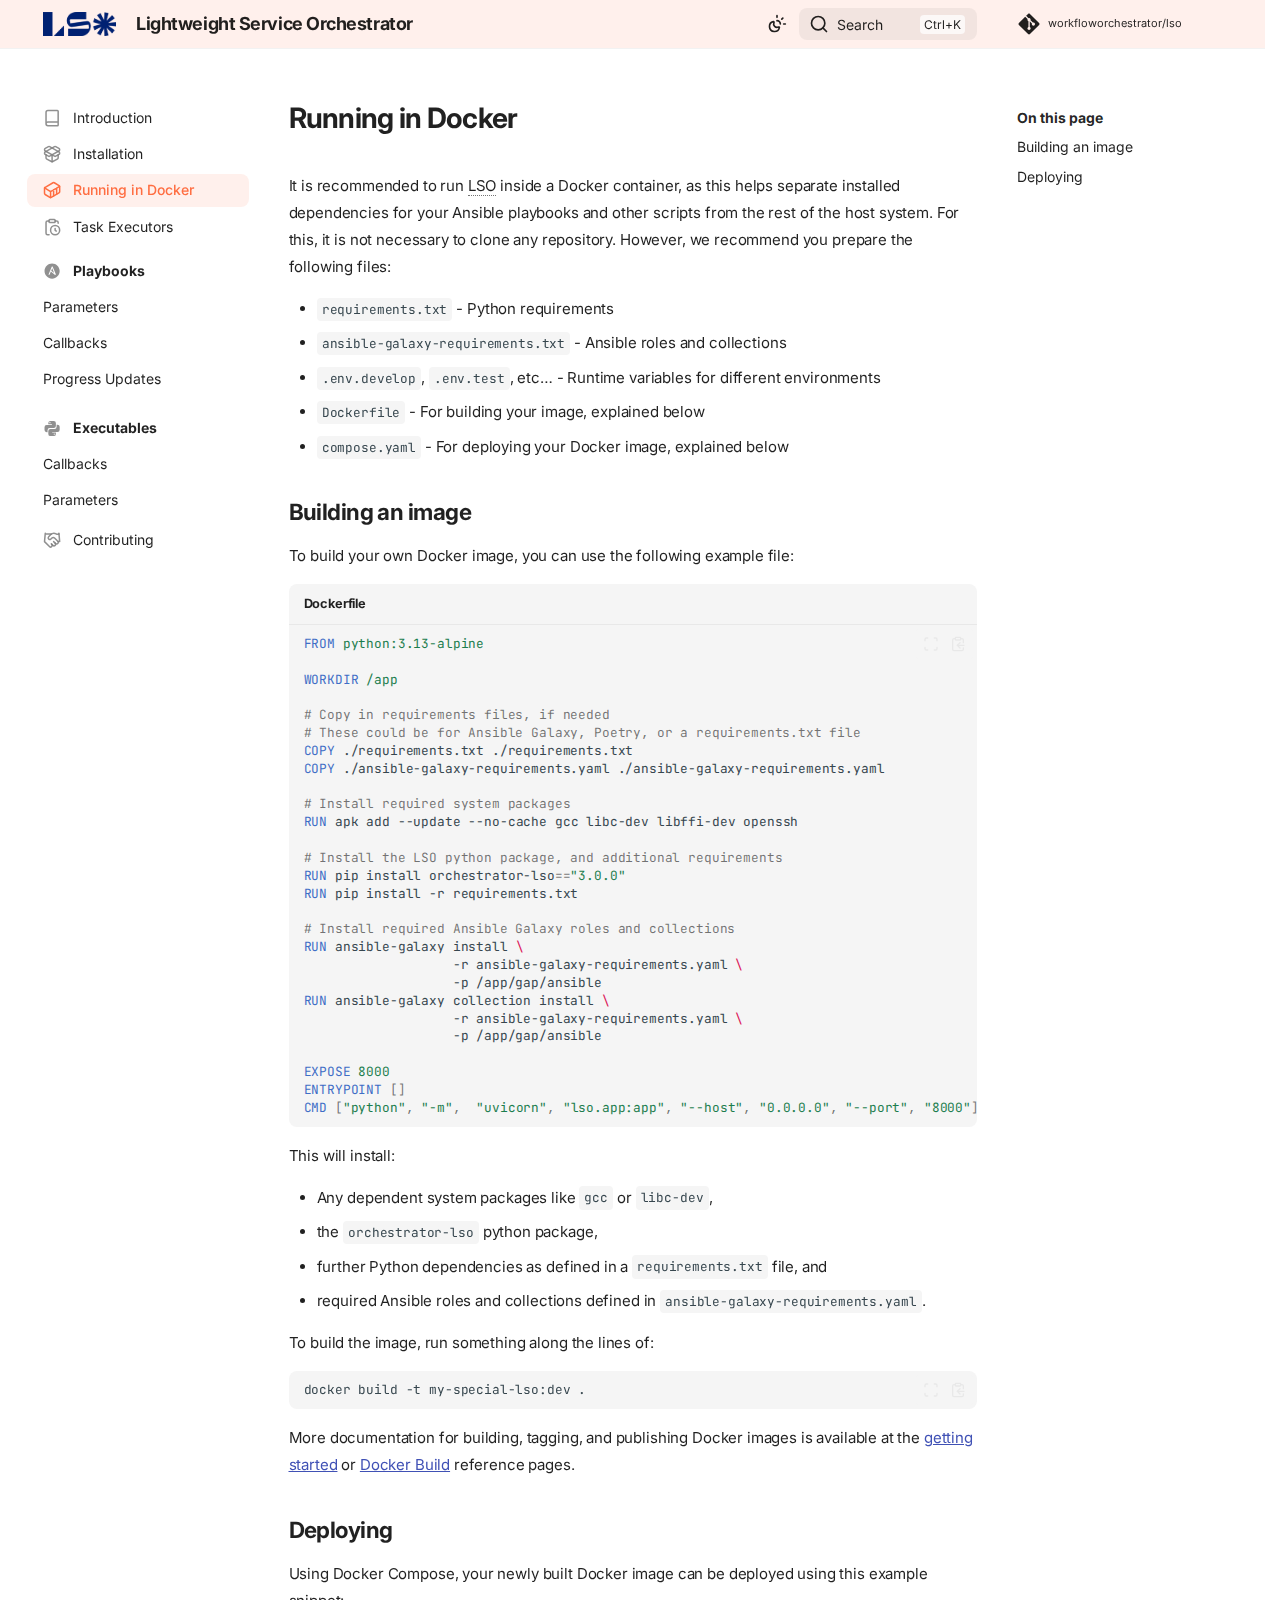
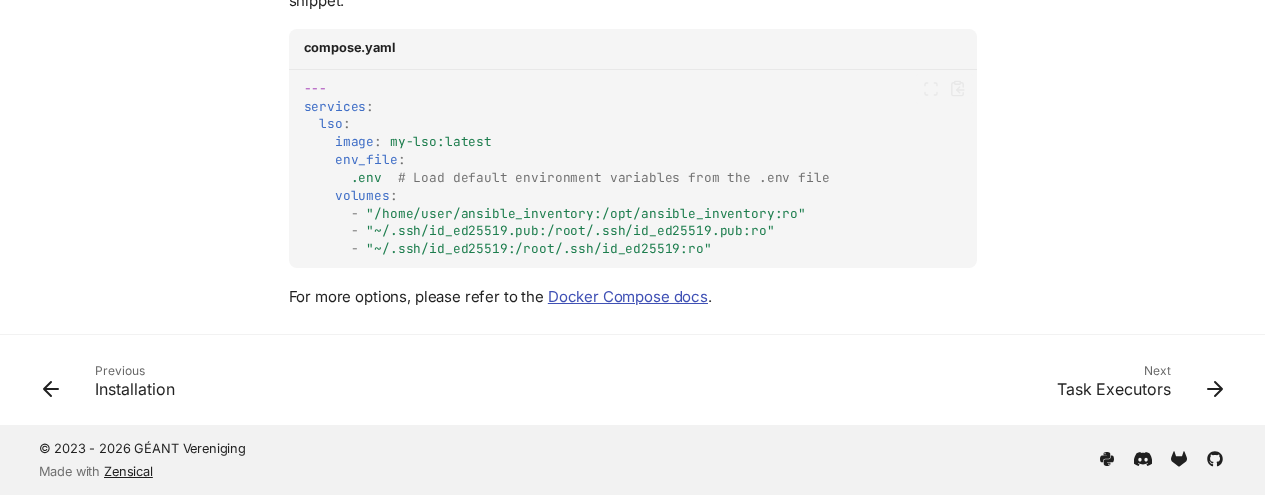
<file: docker/index.html>
<!doctype html>
<html lang="en" class="no-js">
  <head>
    
      <meta charset="utf-8">
      <meta name="viewport" content="width=device-width,initial-scale=1">
      
        <meta name="description" content="A Lightweight Service Orchestrator for remotely executing Ansible playbooks and (Python) scripts.">
      
      
        <meta name="author" content="GÉANT Orchestration and Automation Team">
      
      
        <link rel="canonical" href="https://workfloworchestrator.org/lso/docker/">
      
      
        <link rel="prev" href="../installation/">
      
      
        <link rel="next" href="../executors/">
      
      
        
      
      
      <link rel="icon" href="../img/favicon.png">
      <meta name="generator" content="zensical-0.0.32">
    
    
      
        <title>Running in Docker - Lightweight Service Orchestrator</title>
      
    
    
      
        
      
      <link rel="stylesheet" href="../assets/stylesheets/modern/main.53a7feaf.min.css">
      
        
          
        
        <link rel="stylesheet" href="../assets/stylesheets/modern/palette.dfe2e883.min.css">
      
      


    
    
      
    
    
      
        
        
        <link rel="preconnect" href="https://fonts.gstatic.com" crossorigin>
        <link rel="stylesheet" href="https://fonts.googleapis.com/css?family=Inter:300,300i,400,400i,500,500i,700,700i%7CJetBrains+Mono:400,400i,700,700i&display=fallback">
        <style>:root{--md-text-font:"Inter";--md-code-font:"JetBrains Mono"}</style>
      
    
    
      <link rel="stylesheet" href="../css/extra.css">
    
    <script>__md_scope=new URL("..",location),__md_hash=e=>[...e].reduce(((e,t)=>(e<<5)-e+t.charCodeAt(0)),0),__md_get=(e,t=localStorage,a=__md_scope)=>JSON.parse(t.getItem(a.pathname+"."+e)),__md_set=(e,t,a=localStorage,_=__md_scope)=>{try{a.setItem(_.pathname+"."+e,JSON.stringify(t))}catch(e){}},document.documentElement.setAttribute("data-platform",navigator.platform)</script>
    
      

    
    
  </head>
  
  
    
    
      
    
    
    
    
    <body dir="ltr" data-md-color-scheme="default" data-md-color-primary="indigo" data-md-color-accent="deep-orange">
  
    
    <input class="md-toggle" data-md-toggle="drawer" type="checkbox" id="__drawer" autocomplete="off">
    <input class="md-toggle" data-md-toggle="search" type="checkbox" id="__search" autocomplete="off">
    <label class="md-overlay" for="__drawer" aria-label="Navigation"></label>
    <div data-md-component="skip">
      
        
        <a href="#running-in-docker" class="md-skip">
          Skip to content
        </a>
      
    </div>
    <div data-md-component="announce">
      
    </div>
    
    
      

  

<header class="md-header md-header--shadow" data-md-component="header">
  <nav class="md-header__inner md-grid" aria-label="Header">
    <a href="./.." title="Lightweight Service Orchestrator" class="md-header__button md-logo" aria-label="Lightweight Service Orchestrator" data-md-component="logo">
      
  <img src="../img/logo.png" alt="Lightweight Service Orchestrator">

    </a>
    <label class="md-header__button md-icon" for="__drawer" aria-label="Navigation">
      
      <svg xmlns="http://www.w3.org/2000/svg" fill="none" stroke="currentColor" stroke-linecap="round" stroke-linejoin="round" stroke-width="2" class="lucide lucide-menu" viewBox="0 0 24 24"><path d="M4 5h16M4 12h16M4 19h16"/></svg>
    </label>
    <div class="md-header__title" data-md-component="header-title">
      <div class="md-header__ellipsis">
        <div class="md-header__topic">
          <span class="md-ellipsis">
            Lightweight Service Orchestrator
          </span>
        </div>
        <div class="md-header__topic" data-md-component="header-topic">
          <span class="md-ellipsis">
            
              Running in Docker
            
          </span>
        </div>
      </div>
    </div>
    
      
        <form class="md-header__option" data-md-component="palette">
  
    
    
    
    <input class="md-option" data-md-color-media="(prefers-color-scheme)" data-md-color-scheme="default" data-md-color-primary="indigo" data-md-color-accent="deep-orange"  aria-label="Switch to light mode"  type="radio" name="__palette" id="__palette_0">
    
      <label class="md-header__button md-icon" title="Switch to light mode" for="__palette_1" hidden>
        <svg xmlns="http://www.w3.org/2000/svg" fill="none" stroke="currentColor" stroke-linecap="round" stroke-linejoin="round" stroke-width="2" class="lucide lucide-sun-moon" viewBox="0 0 24 24"><path d="M12 2v2M14.837 16.385a6 6 0 1 1-7.223-7.222c.624-.147.97.66.715 1.248a4 4 0 0 0 5.26 5.259c.589-.255 1.396.09 1.248.715M16 12a4 4 0 0 0-4-4M19 5l-1.256 1.256M20 12h2"/></svg>
      </label>
    
  
    
    
    
    <input class="md-option" data-md-color-media="(prefers-color-scheme: light)" data-md-color-scheme="default" data-md-color-primary="indigo" data-md-color-accent="deep-orange"  aria-label="Switch to dark mode"  type="radio" name="__palette" id="__palette_1">
    
      <label class="md-header__button md-icon" title="Switch to dark mode" for="__palette_2" hidden>
        <svg xmlns="http://www.w3.org/2000/svg" fill="none" stroke="currentColor" stroke-linecap="round" stroke-linejoin="round" stroke-width="2" class="lucide lucide-sun" viewBox="0 0 24 24"><circle cx="12" cy="12" r="4"/><path d="M12 2v2M12 20v2M4.93 4.93l1.41 1.41M17.66 17.66l1.41 1.41M2 12h2M20 12h2M6.34 17.66l-1.41 1.41M19.07 4.93l-1.41 1.41"/></svg>
      </label>
    
  
    
    
    
    <input class="md-option" data-md-color-media="(prefers-color-scheme: dark)" data-md-color-scheme="slate" data-md-color-primary="indigo" data-md-color-accent="deep-orange"  aria-label="Switch to system preference"  type="radio" name="__palette" id="__palette_2">
    
      <label class="md-header__button md-icon" title="Switch to system preference" for="__palette_0" hidden>
        <svg xmlns="http://www.w3.org/2000/svg" fill="none" stroke="currentColor" stroke-linecap="round" stroke-linejoin="round" stroke-width="2" class="lucide lucide-moon" viewBox="0 0 24 24"><path d="M20.985 12.486a9 9 0 1 1-9.473-9.472c.405-.022.617.46.402.803a6 6 0 0 0 8.268 8.268c.344-.215.825-.004.803.401"/></svg>
      </label>
    
  
</form>
      
    
    
      <script>var palette=__md_get("__palette");if(palette&&palette.color){if("(prefers-color-scheme)"===palette.color.media){var media=matchMedia("(prefers-color-scheme: light)"),input=document.querySelector(media.matches?"[data-md-color-media='(prefers-color-scheme: light)']":"[data-md-color-media='(prefers-color-scheme: dark)']");palette.color.media=input.getAttribute("data-md-color-media"),palette.color.scheme=input.getAttribute("data-md-color-scheme"),palette.color.primary=input.getAttribute("data-md-color-primary"),palette.color.accent=input.getAttribute("data-md-color-accent")}for(var[key,value]of Object.entries(palette.color))document.body.setAttribute("data-md-color-"+key,value)}</script>
    
    
    
      
      
        <label class="md-header__button md-icon" for="__search" aria-label="Search">
          
          <svg xmlns="http://www.w3.org/2000/svg" fill="none" stroke="currentColor" stroke-linecap="round" stroke-linejoin="round" stroke-width="2" class="lucide lucide-search" viewBox="0 0 24 24"><path d="m21 21-4.34-4.34"/><circle cx="11" cy="11" r="8"/></svg>
        </label>
        <div class="md-search" data-md-component="search" role="dialog" aria-label="Search">
  <button type="button" class="md-search__button">
    Search
  </button>
</div>
      
    
    <div class="md-header__source">
      
        <a href="https://github.com/workfloworchestrator/lso" title="Go to repository" class="md-source" data-md-component="source">
  <div class="md-source__icon md-icon">
    
    <svg xmlns="http://www.w3.org/2000/svg" viewBox="0 0 448 512"><!--! Font Awesome Free 7.2.0 by @fontawesome - https://fontawesome.com License - https://fontawesome.com/license/free (Icons: CC BY 4.0, Fonts: SIL OFL 1.1, Code: MIT License) Copyright 2026 Fonticons, Inc.--><path fill="currentColor" d="M439.6 236.1 244 40.5c-5.4-5.5-12.8-8.5-20.4-8.5s-15 3-20.4 8.4L162.5 81l51.5 51.5c27.1-9.1 52.7 16.8 43.4 43.7l49.7 49.7c34.2-11.8 61.2 31 35.5 56.7-26.5 26.5-70.2-2.9-56-37.3L240.3 199v121.9c25.3 12.5 22.3 41.8 9.1 55-6.4 6.4-15.2 10.1-24.3 10.1s-17.8-3.6-24.3-10.1c-17.6-17.6-11.1-46.9 11.2-56v-123c-20.8-8.5-24.6-30.7-18.6-45L142.6 101 8.5 235.1C3 240.6 0 247.9 0 255.5s3 15 8.5 20.4l195.6 195.7c5.4 5.4 12.7 8.4 20.4 8.4s15-3 20.4-8.4l194.7-194.7c5.4-5.4 8.4-12.8 8.4-20.4s-3-15-8.4-20.4"/></svg>
  </div>
  <div class="md-source__repository">
    workfloworchestrator/lso
  </div>
</a>
      
    </div>
  </nav>
  
</header>
    
    <div class="md-container" data-md-component="container">
      
      
        
          
        
      
      <main class="md-main" data-md-component="main">
        <div class="md-main__inner md-grid">
          
            
              
              <div class="md-sidebar md-sidebar--primary" data-md-component="sidebar" data-md-type="navigation" >
                <div class="md-sidebar__scrollwrap">
                  <div class="md-sidebar__inner">
                    



<nav class="md-nav md-nav--primary" aria-label="Navigation" data-md-level="0">
  <label class="md-nav__title" for="__drawer">
    <a href="./.." title="Lightweight Service Orchestrator" class="md-nav__button md-logo" aria-label="Lightweight Service Orchestrator" data-md-component="logo">
      
  <img src="../img/logo.png" alt="Lightweight Service Orchestrator">

    </a>
    Lightweight Service Orchestrator
  </label>
  
    <div class="md-nav__source">
      <a href="https://github.com/workfloworchestrator/lso" title="Go to repository" class="md-source" data-md-component="source">
  <div class="md-source__icon md-icon">
    
    <svg xmlns="http://www.w3.org/2000/svg" viewBox="0 0 448 512"><!--! Font Awesome Free 7.2.0 by @fontawesome - https://fontawesome.com License - https://fontawesome.com/license/free (Icons: CC BY 4.0, Fonts: SIL OFL 1.1, Code: MIT License) Copyright 2026 Fonticons, Inc.--><path fill="currentColor" d="M439.6 236.1 244 40.5c-5.4-5.5-12.8-8.5-20.4-8.5s-15 3-20.4 8.4L162.5 81l51.5 51.5c27.1-9.1 52.7 16.8 43.4 43.7l49.7 49.7c34.2-11.8 61.2 31 35.5 56.7-26.5 26.5-70.2-2.9-56-37.3L240.3 199v121.9c25.3 12.5 22.3 41.8 9.1 55-6.4 6.4-15.2 10.1-24.3 10.1s-17.8-3.6-24.3-10.1c-17.6-17.6-11.1-46.9 11.2-56v-123c-20.8-8.5-24.6-30.7-18.6-45L142.6 101 8.5 235.1C3 240.6 0 247.9 0 255.5s3 15 8.5 20.4l195.6 195.7c5.4 5.4 12.7 8.4 20.4 8.4s15-3 20.4-8.4l194.7-194.7c5.4-5.4 8.4-12.8 8.4-20.4s-3-15-8.4-20.4"/></svg>
  </div>
  <div class="md-source__repository">
    workfloworchestrator/lso
  </div>
</a>
    </div>
  
  <ul class="md-nav__list" data-md-scrollfix>
    
      
      
  
  
  
  
    <li class="md-nav__item">
      <a href="./.." class="md-nav__link">
        
  
  
    <svg xmlns="http://www.w3.org/2000/svg" fill="none" stroke="currentColor" stroke-linecap="round" stroke-linejoin="round" stroke-width="2" class="lucide lucide-book" viewBox="0 0 24 24"><path d="M4 19.5v-15A2.5 2.5 0 0 1 6.5 2H19a1 1 0 0 1 1 1v18a1 1 0 0 1-1 1H6.5a1 1 0 0 1 0-5H20"/></svg>
  
  <span class="md-ellipsis">
    
  
    Introduction
  

    
  </span>
  
  

      </a>
    </li>
  

    
      
      
  
  
  
  
    <li class="md-nav__item">
      <a href="../installation/" class="md-nav__link">
        
  
  
    <svg xmlns="http://www.w3.org/2000/svg" fill="none" stroke="currentColor" stroke-linecap="round" stroke-linejoin="round" stroke-width="2" class="lucide lucide-package-open" viewBox="0 0 24 24"><path d="M12 22v-9M15.17 2.21a1.67 1.67 0 0 1 1.63 0L21 4.57a1.93 1.93 0 0 1 0 3.36L8.82 14.79a1.66 1.66 0 0 1-1.64 0L3 12.43a1.93 1.93 0 0 1 0-3.36z"/><path d="M20 13v3.87a2.06 2.06 0 0 1-1.11 1.83l-6 3.08a1.93 1.93 0 0 1-1.78 0l-6-3.08A2.06 2.06 0 0 1 4 16.87V13"/><path d="M21 12.43a1.93 1.93 0 0 0 0-3.36L8.83 2.2a1.64 1.64 0 0 0-1.63 0L3 4.57a1.93 1.93 0 0 0 0 3.36l12.18 6.86a1.64 1.64 0 0 0 1.63 0z"/></svg>
  
  <span class="md-ellipsis">
    
  
    Installation
  

    
  </span>
  
  

      </a>
    </li>
  

    
      
      
  
  
    
  
  
  
    <li class="md-nav__item md-nav__item--active">
      
      
      
      
        
      
      
        <label class="md-nav__link md-nav__link--active" for="__toc">
          
  
  
    <svg xmlns="http://www.w3.org/2000/svg" fill="none" stroke="currentColor" stroke-linecap="round" stroke-linejoin="round" stroke-width="2" class="lucide lucide-container" viewBox="0 0 24 24"><path d="M22 7.7c0-.6-.4-1.2-.8-1.5l-6.3-3.9a1.72 1.72 0 0 0-1.7 0l-10.3 6c-.5.2-.9.8-.9 1.4v6.6c0 .5.4 1.2.8 1.5l6.3 3.9a1.72 1.72 0 0 0 1.7 0l10.3-6c.5-.3.9-1 .9-1.5Z"/><path d="M10 21.9V14L2.1 9.1M10 14l11.9-6.9M14 19.8v-8.1M18 17.5V9.4"/></svg>
  
  <span class="md-ellipsis">
    
  
    Running in Docker
  

    
  </span>
  
  

          <span class="md-nav__icon md-icon"></span>
        </label>
      
      <a href="././" class="md-nav__link md-nav__link--active">
        
  
  
    <svg xmlns="http://www.w3.org/2000/svg" fill="none" stroke="currentColor" stroke-linecap="round" stroke-linejoin="round" stroke-width="2" class="lucide lucide-container" viewBox="0 0 24 24"><path d="M22 7.7c0-.6-.4-1.2-.8-1.5l-6.3-3.9a1.72 1.72 0 0 0-1.7 0l-10.3 6c-.5.2-.9.8-.9 1.4v6.6c0 .5.4 1.2.8 1.5l6.3 3.9a1.72 1.72 0 0 0 1.7 0l10.3-6c.5-.3.9-1 .9-1.5Z"/><path d="M10 21.9V14L2.1 9.1M10 14l11.9-6.9M14 19.8v-8.1M18 17.5V9.4"/></svg>
  
  <span class="md-ellipsis">
    
  
    Running in Docker
  

    
  </span>
  
  

      </a>
      
        


<nav class="md-nav md-nav--secondary" aria-label="On this page">
  
  
  
    
  
  
    <label class="md-nav__title" for="__toc">
      <span class="md-nav__icon md-icon"></span>
      On this page
    </label>
    <ul class="md-nav__list" data-md-component="toc" data-md-scrollfix>
      
        <li class="md-nav__item">
  <a href="#building-an-image" class="md-nav__link">
    <span class="md-ellipsis">
      
        Building an image
      
    </span>
  </a>
  
</li>
      
        <li class="md-nav__item">
  <a href="#deploying" class="md-nav__link">
    <span class="md-ellipsis">
      
        Deploying
      
    </span>
  </a>
  
</li>
      
    </ul>
  
</nav>
      
    </li>
  

    
      
      
  
  
  
  
    <li class="md-nav__item">
      <a href="../executors/" class="md-nav__link">
        
  
  
    <svg xmlns="http://www.w3.org/2000/svg" fill="none" stroke="currentColor" stroke-linecap="round" stroke-linejoin="round" stroke-width="2" class="lucide lucide-clipboard-clock" viewBox="0 0 24 24"><path d="M16 14v2.2l1.6 1M16 4h2a2 2 0 0 1 2 2v.832M8 4H6a2 2 0 0 0-2 2v14a2 2 0 0 0 2 2h2"/><circle cx="16" cy="16" r="6"/><rect width="8" height="4" x="8" y="2" rx="1"/></svg>
  
  <span class="md-ellipsis">
    
  
    Task Executors
  

    
  </span>
  
  

      </a>
    </li>
  

    
      
      
  
  
  
  
    
    
      
        
          
        
      
        
      
        
      
        
      
    
    
    
      
        
        
      
    
    
      
    
    <li class="md-nav__item md-nav__item--section md-nav__item--nested">
      
        
        
        <input class="md-nav__toggle md-toggle " type="checkbox" id="__nav_5" >
        
          
          <div class="md-nav__link md-nav__container">
            <a href="../playbooks/" class="md-nav__link ">
              
  
  
    <svg xmlns="http://www.w3.org/2000/svg" viewBox="0 0 24 24"><path d="M12 2C6.5 2 2 6.5 2 12s4.5 10 10 10 10-4.5 10-10S17.5 2 12 2m4.1 15c-.19 0-.34-.1-.55-.27l-5.16-4.17-1.73 4.34H7.17l4.37-10.51c.11-.28.35-.42.63-.42s.5.14.62.42l3.98 9.58c.04.11.07.22.07.29-.01.42-.34.74-.74.74m-3.93-8.89 2.59 6.39-3.91-3.08z"/></svg>
  
  <span class="md-ellipsis">
    
  
    Playbooks
  

    
  </span>
  
  

            </a>
            
              
              <label class="md-nav__link " for="__nav_5" id="__nav_5_label" tabindex="">
                <span class="md-nav__icon md-icon"></span>
              </label>
            
          </div>
        
        <nav class="md-nav" data-md-level="1" aria-labelledby="__nav_5_label" aria-expanded="false">
          <label class="md-nav__title" for="__nav_5">
            <span class="md-nav__icon md-icon"></span>
            
  
    Playbooks
  

          </label>
          <ul class="md-nav__list" data-md-scrollfix>
            
              
            
              
                
  
  
  
  
    <li class="md-nav__item">
      <a href="../playbooks/parameters/" class="md-nav__link">
        
  
  
  <span class="md-ellipsis">
    
  
    Parameters
  

    
  </span>
  
  

      </a>
    </li>
  

              
            
              
                
  
  
  
  
    <li class="md-nav__item">
      <a href="../playbooks/callback/" class="md-nav__link">
        
  
  
  <span class="md-ellipsis">
    
  
    Callbacks
  

    
  </span>
  
  

      </a>
    </li>
  

              
            
              
                
  
  
  
  
    <li class="md-nav__item">
      <a href="../playbooks/updates/" class="md-nav__link">
        
  
  
  <span class="md-ellipsis">
    
  
    Progress Updates
  

    
  </span>
  
  

      </a>
    </li>
  

              
            
          </ul>
        </nav>
      
    </li>
  

    
      
      
  
  
  
  
    
    
      
        
          
        
      
        
      
        
      
    
    
    
      
        
        
      
    
    
      
    
    <li class="md-nav__item md-nav__item--section md-nav__item--nested">
      
        
        
        <input class="md-nav__toggle md-toggle " type="checkbox" id="__nav_6" >
        
          
          <div class="md-nav__link md-nav__container">
            <a href="../executables/" class="md-nav__link ">
              
  
  
    <svg xmlns="http://www.w3.org/2000/svg" viewBox="0 0 24 24"><path d="M19.14 7.5A2.86 2.86 0 0 1 22 10.36v3.78A2.86 2.86 0 0 1 19.14 17H12c0 .39.32.96.71.96H17v1.68a2.86 2.86 0 0 1-2.86 2.86H9.86A2.86 2.86 0 0 1 7 19.64v-3.75a2.85 2.85 0 0 1 2.86-2.85h5.25a2.85 2.85 0 0 0 2.85-2.86V7.5zm-4.28 11.79c-.4 0-.72.3-.72.89s.32.71.72.71a.71.71 0 0 0 .71-.71c0-.59-.32-.89-.71-.89m-10-1.79A2.86 2.86 0 0 1 2 14.64v-3.78A2.86 2.86 0 0 1 4.86 8H12c0-.39-.32-.96-.71-.96H7V5.36A2.86 2.86 0 0 1 9.86 2.5h4.28A2.86 2.86 0 0 1 17 5.36v3.75a2.85 2.85 0 0 1-2.86 2.85H8.89a2.85 2.85 0 0 0-2.85 2.86v2.68zM9.14 5.71c.4 0 .72-.3.72-.89s-.32-.71-.72-.71c-.39 0-.71.12-.71.71s.32.89.71.89"/></svg>
  
  <span class="md-ellipsis">
    
  
    Executables
  

    
  </span>
  
  

            </a>
            
              
              <label class="md-nav__link " for="__nav_6" id="__nav_6_label" tabindex="">
                <span class="md-nav__icon md-icon"></span>
              </label>
            
          </div>
        
        <nav class="md-nav" data-md-level="1" aria-labelledby="__nav_6_label" aria-expanded="false">
          <label class="md-nav__title" for="__nav_6">
            <span class="md-nav__icon md-icon"></span>
            
  
    Executables
  

          </label>
          <ul class="md-nav__list" data-md-scrollfix>
            
              
            
              
                
  
  
  
  
    <li class="md-nav__item">
      <a href="../executables/callback/" class="md-nav__link">
        
  
  
  <span class="md-ellipsis">
    
  
    Callbacks
  

    
  </span>
  
  

      </a>
    </li>
  

              
            
              
                
  
  
  
  
    <li class="md-nav__item">
      <a href="../executables/parameters/" class="md-nav__link">
        
  
  
  <span class="md-ellipsis">
    
  
    Parameters
  

    
  </span>
  
  

      </a>
    </li>
  

              
            
          </ul>
        </nav>
      
    </li>
  

    
      
      
  
  
  
  
    <li class="md-nav__item">
      <a href="../contributing/" class="md-nav__link">
        
  
  
    <svg xmlns="http://www.w3.org/2000/svg" fill="none" stroke="currentColor" stroke-linecap="round" stroke-linejoin="round" stroke-width="2" class="lucide lucide-handshake" viewBox="0 0 24 24"><path d="m11 17 2 2a1 1 0 1 0 3-3"/><path d="m14 14 2.5 2.5a1 1 0 1 0 3-3l-3.88-3.88a3 3 0 0 0-4.24 0l-.88.88a1 1 0 1 1-3-3l2.81-2.81a5.79 5.79 0 0 1 7.06-.87l.47.28a2 2 0 0 0 1.42.25L21 4"/><path d="m21 3 1 11h-2M3 3 2 14l6.5 6.5a1 1 0 1 0 3-3M3 4h8"/></svg>
  
  <span class="md-ellipsis">
    
  
    Contributing
  

    
  </span>
  
  

      </a>
    </li>
  

    
  </ul>
</nav>
                  </div>
                </div>
              </div>
            
            
              
              <div class="md-sidebar md-sidebar--secondary" data-md-component="sidebar" data-md-type="toc" >
                <div class="md-sidebar__scrollwrap">
                  
                    
                    
                    
                      
                    
                    
                      <input class="md-nav__toggle md-toggle" type="checkbox" id="__toc">
                      <div class="md-sidebar-button__wrapper">
                        <label class="md-sidebar-button" for="__toc"></label>
                      </div>
                    
                  
                  <div class="md-sidebar__inner">
                    


<nav class="md-nav md-nav--secondary" aria-label="On this page">
  
  
  
    
  
  
    <label class="md-nav__title" for="__toc">
      <span class="md-nav__icon md-icon"></span>
      On this page
    </label>
    <ul class="md-nav__list" data-md-component="toc" data-md-scrollfix>
      
        <li class="md-nav__item">
  <a href="#building-an-image" class="md-nav__link">
    <span class="md-ellipsis">
      
        Building an image
      
    </span>
  </a>
  
</li>
      
        <li class="md-nav__item">
  <a href="#deploying" class="md-nav__link">
    <span class="md-ellipsis">
      
        Deploying
      
    </span>
  </a>
  
</li>
      
    </ul>
  
</nav>
                  </div>
                </div>
              </div>
            
          
          
            <div class="md-content" data-md-component="content">
              
                



  


              
              <article class="md-content__inner md-typeset">
                
                  
  
  


<h1 id="running-in-docker">Running in Docker</h1>
<p>It is recommended to run <abbr title="Lightweight Service Orchestrator">LSO</abbr> inside a Docker container, as this helps separate installed dependencies for your Ansible
playbooks and other scripts from the rest of the host system. For this, it is not necessary to clone any repository.
However, we recommend you prepare the following files:</p>
<ul>
<li><code>requirements.txt</code> - Python requirements</li>
<li><code>ansible-galaxy-requirements.txt</code> - Ansible roles and collections</li>
<li><code>.env.develop</code>, <code>.env.test</code>, etc… - Runtime variables for different environments</li>
<li><code>Dockerfile</code> - For building your image, explained below</li>
<li><code>compose.yaml</code> - For deploying your Docker image, explained below</li>
</ul>
<h2 id="building-an-image">Building an image</h2>
<p>To build your own Docker image, you can use the following example file:</p>
<div class="language-docker highlight"><span class="filename">Dockerfile</span><pre><span></span><code><span id="__span-0-1"><a id="__codelineno-0-1" name="__codelineno-0-1" href="#__codelineno-0-1"></a><span class="k">FROM</span><span class="w"> </span><span class="s">python:3.13-alpine</span>
</span><span id="__span-0-2"><a id="__codelineno-0-2" name="__codelineno-0-2" href="#__codelineno-0-2"></a>
</span><span id="__span-0-3"><a id="__codelineno-0-3" name="__codelineno-0-3" href="#__codelineno-0-3"></a><span class="k">WORKDIR</span><span class="w"> </span><span class="s">/app</span>
</span><span id="__span-0-4"><a id="__codelineno-0-4" name="__codelineno-0-4" href="#__codelineno-0-4"></a>
</span><span id="__span-0-5"><a id="__codelineno-0-5" name="__codelineno-0-5" href="#__codelineno-0-5"></a><span class="c"># Copy in requirements files, if needed</span>
</span><span id="__span-0-6"><a id="__codelineno-0-6" name="__codelineno-0-6" href="#__codelineno-0-6"></a><span class="c"># These could be for Ansible Galaxy, Poetry, or a requirements.txt file</span>
</span><span id="__span-0-7"><a id="__codelineno-0-7" name="__codelineno-0-7" href="#__codelineno-0-7"></a><span class="k">COPY</span><span class="w"> </span>./requirements.txt<span class="w"> </span>./requirements.txt
</span><span id="__span-0-8"><a id="__codelineno-0-8" name="__codelineno-0-8" href="#__codelineno-0-8"></a><span class="k">COPY</span><span class="w"> </span>./ansible-galaxy-requirements.yaml<span class="w"> </span>./ansible-galaxy-requirements.yaml
</span><span id="__span-0-9"><a id="__codelineno-0-9" name="__codelineno-0-9" href="#__codelineno-0-9"></a>
</span><span id="__span-0-10"><a id="__codelineno-0-10" name="__codelineno-0-10" href="#__codelineno-0-10"></a><span class="c"># Install required system packages</span>
</span><span id="__span-0-11"><a id="__codelineno-0-11" name="__codelineno-0-11" href="#__codelineno-0-11"></a><span class="k">RUN</span><span class="w"> </span>apk<span class="w"> </span>add<span class="w"> </span>--update<span class="w"> </span>--no-cache<span class="w"> </span>gcc<span class="w"> </span>libc-dev<span class="w"> </span>libffi-dev<span class="w"> </span>openssh
</span><span id="__span-0-12"><a id="__codelineno-0-12" name="__codelineno-0-12" href="#__codelineno-0-12"></a>
</span><span id="__span-0-13"><a id="__codelineno-0-13" name="__codelineno-0-13" href="#__codelineno-0-13"></a><span class="c"># Install the LSO python package, and additional requirements</span>
</span><span id="__span-0-14"><a id="__codelineno-0-14" name="__codelineno-0-14" href="#__codelineno-0-14"></a><span class="k">RUN</span><span class="w"> </span>pip<span class="w"> </span>install<span class="w"> </span>orchestrator-lso<span class="o">==</span><span class="s2">&quot;3.0.0&quot;</span>
</span><span id="__span-0-15"><a id="__codelineno-0-15" name="__codelineno-0-15" href="#__codelineno-0-15"></a><span class="k">RUN</span><span class="w"> </span>pip<span class="w"> </span>install<span class="w"> </span>-r<span class="w"> </span>requirements.txt
</span><span id="__span-0-16"><a id="__codelineno-0-16" name="__codelineno-0-16" href="#__codelineno-0-16"></a>
</span><span id="__span-0-17"><a id="__codelineno-0-17" name="__codelineno-0-17" href="#__codelineno-0-17"></a><span class="c"># Install required Ansible Galaxy roles and collections</span>
</span><span id="__span-0-18"><a id="__codelineno-0-18" name="__codelineno-0-18" href="#__codelineno-0-18"></a><span class="k">RUN</span><span class="w"> </span>ansible-galaxy<span class="w"> </span>install<span class="w"> </span><span class="se">\</span>
</span><span id="__span-0-19"><a id="__codelineno-0-19" name="__codelineno-0-19" href="#__codelineno-0-19"></a><span class="w">                   </span>-r<span class="w"> </span>ansible-galaxy-requirements.yaml<span class="w"> </span><span class="se">\</span>
</span><span id="__span-0-20"><a id="__codelineno-0-20" name="__codelineno-0-20" href="#__codelineno-0-20"></a><span class="w">                   </span>-p<span class="w"> </span>/app/gap/ansible
</span><span id="__span-0-21"><a id="__codelineno-0-21" name="__codelineno-0-21" href="#__codelineno-0-21"></a><span class="k">RUN</span><span class="w"> </span>ansible-galaxy<span class="w"> </span>collection<span class="w"> </span>install<span class="w"> </span><span class="se">\</span>
</span><span id="__span-0-22"><a id="__codelineno-0-22" name="__codelineno-0-22" href="#__codelineno-0-22"></a><span class="w">                   </span>-r<span class="w"> </span>ansible-galaxy-requirements.yaml<span class="w"> </span><span class="se">\</span>
</span><span id="__span-0-23"><a id="__codelineno-0-23" name="__codelineno-0-23" href="#__codelineno-0-23"></a><span class="w">                   </span>-p<span class="w"> </span>/app/gap/ansible
</span><span id="__span-0-24"><a id="__codelineno-0-24" name="__codelineno-0-24" href="#__codelineno-0-24"></a>
</span><span id="__span-0-25"><a id="__codelineno-0-25" name="__codelineno-0-25" href="#__codelineno-0-25"></a><span class="k">EXPOSE</span><span class="w"> </span><span class="s">8000</span>
</span><span id="__span-0-26"><a id="__codelineno-0-26" name="__codelineno-0-26" href="#__codelineno-0-26"></a><span class="k">ENTRYPOINT</span><span class="w"> </span><span class="p">[]</span>
</span><span id="__span-0-27"><a id="__codelineno-0-27" name="__codelineno-0-27" href="#__codelineno-0-27"></a><span class="k">CMD</span><span class="w"> </span><span class="p">[</span><span class="s2">&quot;python&quot;</span><span class="p">,</span><span class="w"> </span><span class="s2">&quot;-m&quot;</span><span class="p">,</span><span class="w">  </span><span class="s2">&quot;uvicorn&quot;</span><span class="p">,</span><span class="w"> </span><span class="s2">&quot;lso.app:app&quot;</span><span class="p">,</span><span class="w"> </span><span class="s2">&quot;--host&quot;</span><span class="p">,</span><span class="w"> </span><span class="s2">&quot;0.0.0.0&quot;</span><span class="p">,</span><span class="w"> </span><span class="s2">&quot;--port&quot;</span><span class="p">,</span><span class="w"> </span><span class="s2">&quot;8000&quot;</span><span class="p">]</span>
</span></code></pre></div>
<p>This will install:</p>
<ul>
<li>Any dependent system packages like <code>gcc</code> or <code>libc-dev</code>,</li>
<li>the <code>orchestrator-lso</code> python package,</li>
<li>further Python dependencies as defined in a <code>requirements.txt</code> file, and</li>
<li>required Ansible roles and collections defined in <code>ansible-galaxy-requirements.yaml</code>.</li>
</ul>
<p>To build the image, run something along the lines of:</p>
<div class="language-text highlight"><pre><span></span><code><span id="__span-1-1"><a id="__codelineno-1-1" name="__codelineno-1-1" href="#__codelineno-1-1"></a>docker build -t my-special-lso:dev .
</span></code></pre></div>
<p>More documentation for building, tagging, and publishing Docker images is available at the
<a href="https://docs.docker.com/get-started/docker-concepts/building-images/build-tag-and-publish-an-image/">getting started</a>
or <a href="https://docs.docker.com/build/">Docker Build</a> reference pages.</p>
<h2 id="deploying">Deploying</h2>
<p>Using Docker Compose, your newly built Docker image can be deployed using this example snippet:</p>
<div class="language-yaml highlight"><span class="filename">compose.yaml</span><pre><span></span><code><span id="__span-2-1"><a id="__codelineno-2-1" name="__codelineno-2-1" href="#__codelineno-2-1"></a><span class="nn">---</span>
</span><span id="__span-2-2"><a id="__codelineno-2-2" name="__codelineno-2-2" href="#__codelineno-2-2"></a><span class="nt">services</span><span class="p">:</span>
</span><span id="__span-2-3"><a id="__codelineno-2-3" name="__codelineno-2-3" href="#__codelineno-2-3"></a><span class="w">  </span><span class="nt">lso</span><span class="p">:</span>
</span><span id="__span-2-4"><a id="__codelineno-2-4" name="__codelineno-2-4" href="#__codelineno-2-4"></a><span class="w">    </span><span class="nt">image</span><span class="p">:</span><span class="w"> </span><span class="l l-Scalar l-Scalar-Plain">my-lso:latest</span>
</span><span id="__span-2-5"><a id="__codelineno-2-5" name="__codelineno-2-5" href="#__codelineno-2-5"></a><span class="w">    </span><span class="nt">env_file</span><span class="p">:</span><span class="w"> </span>
</span><span id="__span-2-6"><a id="__codelineno-2-6" name="__codelineno-2-6" href="#__codelineno-2-6"></a><span class="w">      </span><span class="l l-Scalar l-Scalar-Plain">.env</span><span class="w">  </span><span class="c1"># Load default environment variables from the .env file</span>
</span><span id="__span-2-7"><a id="__codelineno-2-7" name="__codelineno-2-7" href="#__codelineno-2-7"></a><span class="w">    </span><span class="nt">volumes</span><span class="p">:</span>
</span><span id="__span-2-8"><a id="__codelineno-2-8" name="__codelineno-2-8" href="#__codelineno-2-8"></a><span class="w">      </span><span class="p p-Indicator">-</span><span class="w"> </span><span class="s">&quot;/home/user/ansible_inventory:/opt/ansible_inventory:ro&quot;</span>
</span><span id="__span-2-9"><a id="__codelineno-2-9" name="__codelineno-2-9" href="#__codelineno-2-9"></a><span class="w">      </span><span class="p p-Indicator">-</span><span class="w"> </span><span class="s">&quot;~/.ssh/id_ed25519.pub:/root/.ssh/id_ed25519.pub:ro&quot;</span>
</span><span id="__span-2-10"><a id="__codelineno-2-10" name="__codelineno-2-10" href="#__codelineno-2-10"></a><span class="w">      </span><span class="p p-Indicator">-</span><span class="w"> </span><span class="s">&quot;~/.ssh/id_ed25519:/root/.ssh/id_ed25519:ro&quot;</span>
</span></code></pre></div>
<p>For more options, please refer to the <a href="https://docs.docker.com/compose/">Docker Compose docs</a>.</p>









  
  






                
              </article>
            </div>
          
          
  <script>var tabs=__md_get("__tabs");if(Array.isArray(tabs))e:for(var set of document.querySelectorAll(".tabbed-set")){var labels=set.querySelector(".tabbed-labels");for(var tab of tabs)for(var label of labels.getElementsByTagName("label"))if(label.innerText.trim()===tab){var input=document.getElementById(label.htmlFor);input.checked=!0;continue e}}</script>

<script>var target=document.getElementById(location.hash.slice(1));target&&target.name&&(target.checked=target.name.startsWith("__tabbed_"))</script>
        </div>
        
          <button type="button" class="md-top md-icon" data-md-component="top" hidden>
  
  <svg xmlns="http://www.w3.org/2000/svg" fill="none" stroke="currentColor" stroke-linecap="round" stroke-linejoin="round" stroke-width="2" class="lucide lucide-circle-arrow-up" viewBox="0 0 24 24"><circle cx="12" cy="12" r="10"/><path d="m16 12-4-4-4 4M12 16V8"/></svg>
  Back to top
</button>
        
      </main>
      
        <footer class="md-footer">
  
    
      
      <nav class="md-footer__inner md-grid" aria-label="Footer" >
        
          
          <a href="../installation/" class="md-footer__link md-footer__link--prev" aria-label="Previous: Installation">
            <div class="md-footer__button md-icon">
              
              <svg xmlns="http://www.w3.org/2000/svg" fill="none" stroke="currentColor" stroke-linecap="round" stroke-linejoin="round" stroke-width="2" class="lucide lucide-arrow-left" viewBox="0 0 24 24"><path d="m12 19-7-7 7-7M19 12H5"/></svg>
            </div>
            <div class="md-footer__title">
              <span class="md-footer__direction">
                Previous
              </span>
              <div class="md-ellipsis">
                Installation
              </div>
            </div>
          </a>
        
        
          
          <a href="../executors/" class="md-footer__link md-footer__link--next" aria-label="Next: Task Executors">
            <div class="md-footer__title">
              <span class="md-footer__direction">
                Next
              </span>
              <div class="md-ellipsis">
                Task Executors
              </div>
            </div>
            <div class="md-footer__button md-icon">
              
              <svg xmlns="http://www.w3.org/2000/svg" fill="none" stroke="currentColor" stroke-linecap="round" stroke-linejoin="round" stroke-width="2" class="lucide lucide-arrow-right" viewBox="0 0 24 24"><path d="M5 12h14M12 5l7 7-7 7"/></svg>
            </div>
          </a>
        
      </nav>
    
  
  <div class="md-footer-meta md-typeset">
    <div class="md-footer-meta__inner md-grid">
      <div class="md-copyright">
  
    <div class="md-copyright__highlight">
      &copy; 2023 - 2026 GÉANT Vereniging
    </div>
  
  
    Made with
    <a href="https://zensical.org/" target="_blank" rel="noopener">
      Zensical
    </a>
  
</div>
      
        
<div class="md-social">
  
    
    
    
    
    <a href="https://pypi.org/project/orchestrator-lso" target="_blank" rel="noopener" title="LSO on PyPI" class="md-social__link">
      <svg xmlns="http://www.w3.org/2000/svg" viewBox="0 0 448 512"><!--! Font Awesome Free 7.2.0 by @fontawesome - https://fontawesome.com License - https://fontawesome.com/license/free (Icons: CC BY 4.0, Fonts: SIL OFL 1.1, Code: MIT License) Copyright 2026 Fonticons, Inc.--><path fill="currentColor" d="M439.8 200.5c-7.7-30.9-22.3-54.2-53.4-54.2h-40.1v47.4c0 36.8-31.2 67.8-66.8 67.8H172.7c-29.2 0-53.4 25-53.4 54.3v101.8c0 29 25.2 46 53.4 54.3 33.8 9.9 66.3 11.7 106.8 0 26.9-7.8 53.4-23.5 53.4-54.3v-40.7H226.2v-13.6h160.2c31.1 0 42.6-21.7 53.4-54.2 11.2-33.5 10.7-65.7 0-108.6M286.2 444.7a20.4 20.4 0 1 1 0-40.7 20.4 20.4 0 1 1 0 40.7M167.8 248.1h106.8c29.7 0 53.4-24.5 53.4-54.3V91.9c0-29-24.4-50.7-53.4-55.6-35.8-5.9-74.7-5.6-106.8.1-45.2 8-53.4 24.7-53.4 55.6v40.7h106.9v13.6h-147c-31.1 0-58.3 18.7-66.8 54.2-9.8 40.7-10.2 66.1 0 108.6 7.6 31.6 25.7 54.2 56.8 54.2H101v-48.8c0-35.3 30.5-66.4 66.8-66.4m-6.6-183.4a20.4 20.4 0 1 1 0 40.8 20.4 20.4 0 1 1 0-40.8"/></svg>
    </a>
  
    
    
    
    
    <a href="https://discord.gg/fQkQn5ajFR" target="_blank" rel="noopener" title="WFO on Discord" class="md-social__link">
      <svg xmlns="http://www.w3.org/2000/svg" viewBox="0 0 576 512"><!--! Font Awesome Free 7.2.0 by @fontawesome - https://fontawesome.com License - https://fontawesome.com/license/free (Icons: CC BY 4.0, Fonts: SIL OFL 1.1, Code: MIT License) Copyright 2026 Fonticons, Inc.--><path fill="currentColor" d="M492.5 69.8c-.2-.3-.4-.6-.8-.7-38.1-17.5-78.4-30-119.7-37.1-.4-.1-.8 0-1.1.1s-.6.4-.8.8c-5.5 9.9-10.5 20.2-14.9 30.6-44.6-6.8-89.9-6.8-134.4 0-4.5-10.5-9.5-20.7-15.1-30.6-.2-.3-.5-.6-.8-.8s-.7-.2-1.1-.2C162.5 39 122.2 51.5 84.1 69c-.3.1-.6.4-.8.7C7.1 183.5-13.8 294.6-3.6 404.2c0 .3.1.5.2.8s.3.4.5.6c44.4 32.9 94 58 146.8 74.2.4.1.8.1 1.1 0s.7-.4.9-.7c11.3-15.4 21.4-31.8 30-48.8.1-.2.2-.5.2-.8s0-.5-.1-.8-.2-.5-.4-.6-.4-.3-.7-.4c-15.8-6.1-31.2-13.4-45.9-21.9-.3-.2-.5-.4-.7-.6s-.3-.6-.3-.9 0-.6.2-.9.3-.5.6-.7c3.1-2.3 6.2-4.7 9.1-7.1.3-.2.6-.4.9-.4s.7 0 1 .1c96.2 43.9 200.4 43.9 295.5 0 .3-.1.7-.2 1-.2s.7.2.9.4c2.9 2.4 6 4.9 9.1 7.2.2.2.4.4.6.7s.2.6.2.9-.1.6-.3.9-.4.5-.6.6c-14.7 8.6-30 15.9-45.9 21.8-.2.1-.5.2-.7.4s-.3.4-.4.7-.1.5-.1.8.1.5.2.8c8.8 17 18.8 33.3 30 48.8.2.3.6.6.9.7s.8.1 1.1 0c52.9-16.2 102.6-41.3 147.1-74.2.2-.2.4-.4.5-.6s.2-.5.2-.8c12.3-126.8-20.5-236.9-86.9-334.5zm-302 267.7c-29 0-52.8-26.6-52.8-59.2s23.4-59.2 52.8-59.2c29.7 0 53.3 26.8 52.8 59.2 0 32.7-23.4 59.2-52.8 59.2m195.4 0c-29 0-52.8-26.6-52.8-59.2s23.4-59.2 52.8-59.2c29.7 0 53.3 26.8 52.8 59.2 0 32.7-23.2 59.2-52.8 59.2"/></svg>
    </a>
  
    
    
    
    
    <a href="https://gitlab.software.geant.org/goat" target="_blank" rel="noopener" title="GÉANT Orchestration and Automation Team GitLab" class="md-social__link">
      <svg xmlns="http://www.w3.org/2000/svg" viewBox="0 0 512 512"><!--! Font Awesome Free 7.2.0 by @fontawesome - https://fontawesome.com License - https://fontawesome.com/license/free (Icons: CC BY 4.0, Fonts: SIL OFL 1.1, Code: MIT License) Copyright 2026 Fonticons, Inc.--><path fill="currentColor" d="m504 204.6-.7-1.8L433.6 21c-1.4-3.6-3.9-6.6-7.2-8.6-2.4-1.6-5.1-2.5-8-2.8s-5.7.1-8.4 1.1-5.1 2.7-7.1 4.8c-1.9 2.1-3.3 4.7-4.1 7.4l-47 144H161.3l-47.1-144c-.8-2.8-2.2-5.3-4.1-7.4-2-2.1-4.4-3.7-7.1-4.8-2.6-1-5.5-1.4-8.4-1.1s-5.6 1.2-8 2.8c-3.2 2-5.8 5.1-7.2 8.6L9.8 202.8l-.8 1.8c-10 26.2-11.3 55-3.5 82 7.7 26.9 24 50.7 46.4 67.6l.3.2.6.4 106 79.5c38.5 29.1 66.7 50.3 84.6 63.9 3.7 1.9 8.3 4.3 13 4.3s9.3-2.4 13-4.3c17.9-13.5 46.1-34.9 84.6-63.9l106.7-79.9.3-.3c22.4-16.9 38.7-40.6 45.6-67.5 8.6-27 7.4-55.8-2.6-82"/></svg>
    </a>
  
    
    
    
    
    <a href="https://github.com/geant" target="_blank" rel="noopener" title="GÉANT Project GitHub" class="md-social__link">
      <svg xmlns="http://www.w3.org/2000/svg" viewBox="0 0 512 512"><!--! Font Awesome Free 7.2.0 by @fontawesome - https://fontawesome.com License - https://fontawesome.com/license/free (Icons: CC BY 4.0, Fonts: SIL OFL 1.1, Code: MIT License) Copyright 2026 Fonticons, Inc.--><path fill="currentColor" d="M173.9 397.4c0 2-2.3 3.6-5.2 3.6-3.3.3-5.6-1.3-5.6-3.6 0-2 2.3-3.6 5.2-3.6 3-.3 5.6 1.3 5.6 3.6m-31.1-4.5c-.7 2 1.3 4.3 4.3 4.9 2.6 1 5.6 0 6.2-2s-1.3-4.3-4.3-5.2c-2.6-.7-5.5.3-6.2 2.3m44.2-1.7c-2.9.7-4.9 2.6-4.6 4.9.3 2 2.9 3.3 5.9 2.6 2.9-.7 4.9-2.6 4.6-4.6-.3-1.9-3-3.2-5.9-2.9M252.8 8C114.1 8 8 113.3 8 252c0 110.9 69.8 205.8 169.5 239.2 12.8 2.3 17.3-5.6 17.3-12.1 0-6.2-.3-40.4-.3-61.4 0 0-70 15-84.7-29.8 0 0-11.4-29.1-27.8-36.6 0 0-22.9-15.7 1.6-15.4 0 0 24.9 2 38.6 25.8 21.9 38.6 58.6 27.5 72.9 20.9 2.3-16 8.8-27.1 16-33.7-55.9-6.2-112.3-14.3-112.3-110.5 0-27.5 7.6-41.3 23.6-58.9-2.6-6.5-11.1-33.3 2.6-67.9 20.9-6.5 69 27 69 27 20-5.6 41.5-8.5 62.8-8.5s42.8 2.9 62.8 8.5c0 0 48.1-33.6 69-27 13.7 34.7 5.2 61.4 2.6 67.9 16 17.7 25.8 31.5 25.8 58.9 0 96.5-58.9 104.2-114.8 110.5 9.2 7.9 17 22.9 17 46.4 0 33.7-.3 75.4-.3 83.6 0 6.5 4.6 14.4 17.3 12.1C436.2 457.8 504 362.9 504 252 504 113.3 391.5 8 252.8 8M105.2 352.9c-1.3 1-1 3.3.7 5.2 1.6 1.6 3.9 2.3 5.2 1 1.3-1 1-3.3-.7-5.2-1.6-1.6-3.9-2.3-5.2-1m-10.8-8.1c-.7 1.3.3 2.9 2.3 3.9 1.6 1 3.6.7 4.3-.7.7-1.3-.3-2.9-2.3-3.9-2-.6-3.6-.3-4.3.7m32.4 35.6c-1.6 1.3-1 4.3 1.3 6.2 2.3 2.3 5.2 2.6 6.5 1 1.3-1.3.7-4.3-1.3-6.2-2.2-2.3-5.2-2.6-6.5-1m-11.4-14.7c-1.6 1-1.6 3.6 0 5.9s4.3 3.3 5.6 2.3c1.6-1.3 1.6-3.9 0-6.2-1.4-2.3-4-3.3-5.6-2"/></svg>
    </a>
  
</div>
      
    </div>
  </div>
</footer>
      
    </div>
    <div class="md-dialog" data-md-component="dialog">
      <div class="md-dialog__inner md-typeset"></div>
    </div>
    
    
    
      
      
      <script id="__config" type="application/json">{"annotate":null,"base":"..","features":["content.code.annotate","content.code.copy","content.code.select","content.footnote.tooltips","content.tabs.link","content.tooltips","navigation.footer","navigation.indexes","navigation.instant","navigation.instant.prefetch","navigation.path","navigation.prune","navigation.sections","navigation.top","toc.follow"],"search":"../assets/javascripts/workers/search.e2d2d235.min.js","tags":null,"translations":{"clipboard.copied":"Copied to clipboard","clipboard.copy":"Copy to clipboard","search.result.more.one":"1 more on this page","search.result.more.other":"# more on this page","search.result.none":"No matching documents","search.result.one":"1 matching document","search.result.other":"# matching documents","search.result.placeholder":"Type to start searching","search.result.term.missing":"Missing","select.version":"Select version"},"version":null}</script>
    
    
      <script src="../assets/javascripts/bundle.91a19a9e.min.js"></script>
      
    
  </body>
</html>
</file>
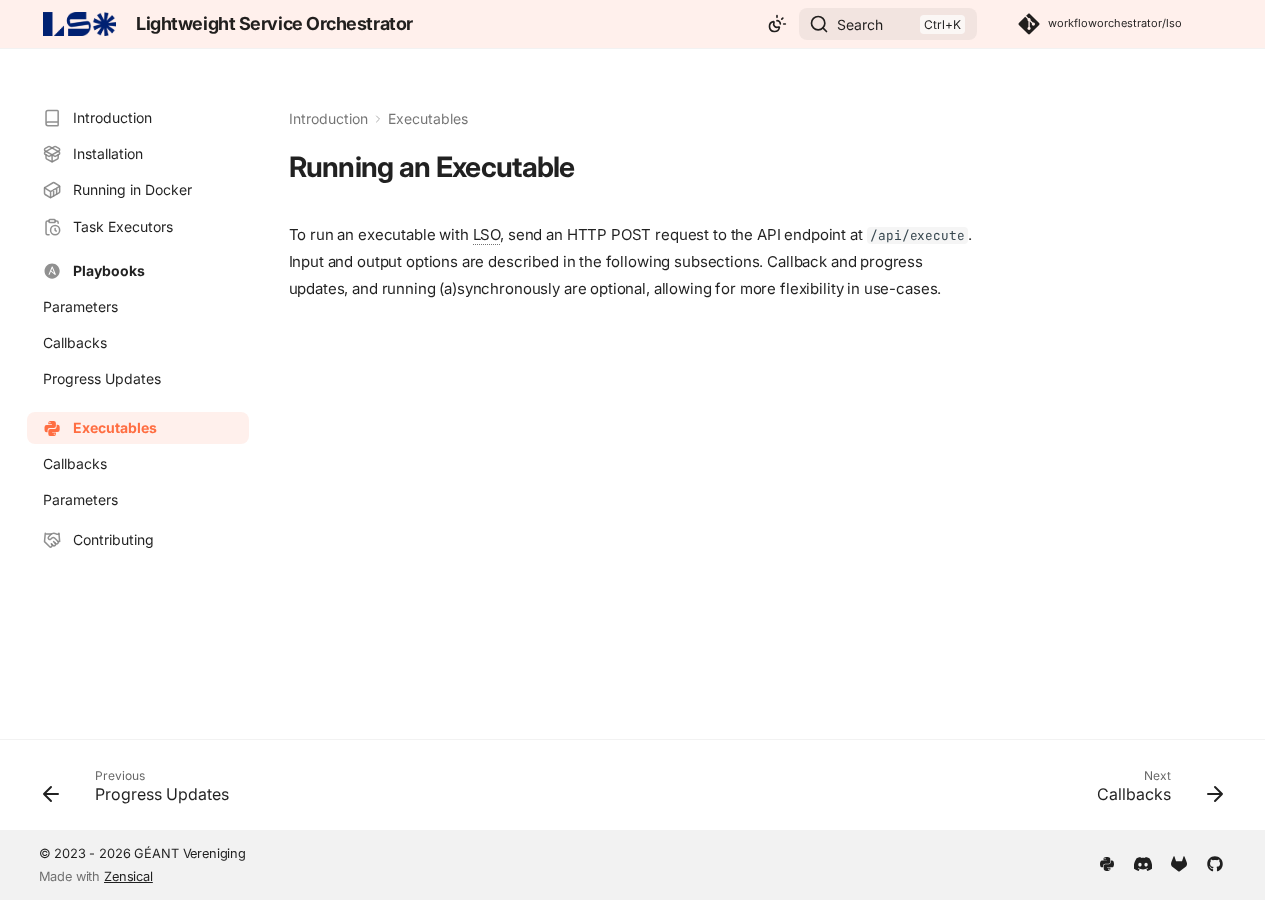
<file: executables/index.html>
<!doctype html>
<html lang="en" class="no-js">
  <head>
    
      <meta charset="utf-8">
      <meta name="viewport" content="width=device-width,initial-scale=1">
      
        <meta name="description" content="A Lightweight Service Orchestrator for remotely executing Ansible playbooks and (Python) scripts.">
      
      
        <meta name="author" content="GÉANT Orchestration and Automation Team">
      
      
        <link rel="canonical" href="https://workfloworchestrator.org/lso/executables/">
      
      
        <link rel="prev" href="../playbooks/updates/">
      
      
        <link rel="next" href="./callback/">
      
      
        
      
      
      <link rel="icon" href="../img/favicon.png">
      <meta name="generator" content="zensical-0.0.28">
    
    
      
        <title>Running an Executable - Lightweight Service Orchestrator</title>
      
    
    
      
        
      
      <link rel="stylesheet" href="../assets/stylesheets/modern/main.6f2fbb28.min.css">
      
        
          
        
        <link rel="stylesheet" href="../assets/stylesheets/modern/palette.dfe2e883.min.css">
      
      


    
    
      
    
    
      
        
        
        <link rel="preconnect" href="https://fonts.gstatic.com" crossorigin>
        <link rel="stylesheet" href="https://fonts.googleapis.com/css?family=Inter:300,300i,400,400i,500,500i,700,700i%7CJetBrains+Mono:400,400i,700,700i&display=fallback">
        <style>:root{--md-text-font:"Inter";--md-code-font:"JetBrains Mono"}</style>
      
    
    
      <link rel="stylesheet" href="../css/extra.css">
    
    <script>__md_scope=new URL("..",location),__md_hash=e=>[...e].reduce(((e,t)=>(e<<5)-e+t.charCodeAt(0)),0),__md_get=(e,t=localStorage,a=__md_scope)=>JSON.parse(t.getItem(a.pathname+"."+e)),__md_set=(e,t,a=localStorage,_=__md_scope)=>{try{a.setItem(_.pathname+"."+e,JSON.stringify(t))}catch(e){}},document.documentElement.setAttribute("data-platform",navigator.platform)</script>
    
      

    
    
  </head>
  
  
    
    
      
    
    
    
    
    <body dir="ltr" data-md-color-scheme="default" data-md-color-primary="indigo" data-md-color-accent="deep-orange">
  
    
    <input class="md-toggle" data-md-toggle="drawer" type="checkbox" id="__drawer" autocomplete="off">
    <input class="md-toggle" data-md-toggle="search" type="checkbox" id="__search" autocomplete="off">
    <label class="md-overlay" for="__drawer" aria-label="Navigation"></label>
    <div data-md-component="skip">
      
        
        <a href="#running-an-executable" class="md-skip">
          Skip to content
        </a>
      
    </div>
    <div data-md-component="announce">
      
    </div>
    
    
      

  

<header class="md-header md-header--shadow" data-md-component="header">
  <nav class="md-header__inner md-grid" aria-label="Header">
    <a href="./.." title="Lightweight Service Orchestrator" class="md-header__button md-logo" aria-label="Lightweight Service Orchestrator" data-md-component="logo">
      
  <img src="../img/logo.png" alt="Lightweight Service Orchestrator">

    </a>
    <label class="md-header__button md-icon" for="__drawer" aria-label="Navigation">
      
      <svg xmlns="http://www.w3.org/2000/svg" fill="none" stroke="currentColor" stroke-linecap="round" stroke-linejoin="round" stroke-width="2" class="lucide lucide-menu" viewBox="0 0 24 24"><path d="M4 5h16M4 12h16M4 19h16"/></svg>
    </label>
    <div class="md-header__title" data-md-component="header-title">
      <div class="md-header__ellipsis">
        <div class="md-header__topic">
          <span class="md-ellipsis">
            Lightweight Service Orchestrator
          </span>
        </div>
        <div class="md-header__topic" data-md-component="header-topic">
          <span class="md-ellipsis">
            
              Running an Executable
            
          </span>
        </div>
      </div>
    </div>
    
      
        <form class="md-header__option" data-md-component="palette">
  
    
    
    
    <input class="md-option" data-md-color-media="(prefers-color-scheme)" data-md-color-scheme="default" data-md-color-primary="indigo" data-md-color-accent="deep-orange"  aria-label="Switch to light mode"  type="radio" name="__palette" id="__palette_0">
    
      <label class="md-header__button md-icon" title="Switch to light mode" for="__palette_1" hidden>
        <svg xmlns="http://www.w3.org/2000/svg" fill="none" stroke="currentColor" stroke-linecap="round" stroke-linejoin="round" stroke-width="2" class="lucide lucide-sun-moon" viewBox="0 0 24 24"><path d="M12 2v2M14.837 16.385a6 6 0 1 1-7.223-7.222c.624-.147.97.66.715 1.248a4 4 0 0 0 5.26 5.259c.589-.255 1.396.09 1.248.715M16 12a4 4 0 0 0-4-4M19 5l-1.256 1.256M20 12h2"/></svg>
      </label>
    
  
    
    
    
    <input class="md-option" data-md-color-media="(prefers-color-scheme: light)" data-md-color-scheme="default" data-md-color-primary="indigo" data-md-color-accent="deep-orange"  aria-label="Switch to dark mode"  type="radio" name="__palette" id="__palette_1">
    
      <label class="md-header__button md-icon" title="Switch to dark mode" for="__palette_2" hidden>
        <svg xmlns="http://www.w3.org/2000/svg" fill="none" stroke="currentColor" stroke-linecap="round" stroke-linejoin="round" stroke-width="2" class="lucide lucide-sun" viewBox="0 0 24 24"><circle cx="12" cy="12" r="4"/><path d="M12 2v2M12 20v2M4.93 4.93l1.41 1.41M17.66 17.66l1.41 1.41M2 12h2M20 12h2M6.34 17.66l-1.41 1.41M19.07 4.93l-1.41 1.41"/></svg>
      </label>
    
  
    
    
    
    <input class="md-option" data-md-color-media="(prefers-color-scheme: dark)" data-md-color-scheme="slate" data-md-color-primary="indigo" data-md-color-accent="deep-orange"  aria-label="Switch to system preference"  type="radio" name="__palette" id="__palette_2">
    
      <label class="md-header__button md-icon" title="Switch to system preference" for="__palette_0" hidden>
        <svg xmlns="http://www.w3.org/2000/svg" fill="none" stroke="currentColor" stroke-linecap="round" stroke-linejoin="round" stroke-width="2" class="lucide lucide-moon" viewBox="0 0 24 24"><path d="M20.985 12.486a9 9 0 1 1-9.473-9.472c.405-.022.617.46.402.803a6 6 0 0 0 8.268 8.268c.344-.215.825-.004.803.401"/></svg>
      </label>
    
  
</form>
      
    
    
      <script>var palette=__md_get("__palette");if(palette&&palette.color){if("(prefers-color-scheme)"===palette.color.media){var media=matchMedia("(prefers-color-scheme: light)"),input=document.querySelector(media.matches?"[data-md-color-media='(prefers-color-scheme: light)']":"[data-md-color-media='(prefers-color-scheme: dark)']");palette.color.media=input.getAttribute("data-md-color-media"),palette.color.scheme=input.getAttribute("data-md-color-scheme"),palette.color.primary=input.getAttribute("data-md-color-primary"),palette.color.accent=input.getAttribute("data-md-color-accent")}for(var[key,value]of Object.entries(palette.color))document.body.setAttribute("data-md-color-"+key,value)}</script>
    
    
    
      
      
        <label class="md-header__button md-icon" for="__search" aria-label="Search">
          
          <svg xmlns="http://www.w3.org/2000/svg" fill="none" stroke="currentColor" stroke-linecap="round" stroke-linejoin="round" stroke-width="2" class="lucide lucide-search" viewBox="0 0 24 24"><path d="m21 21-4.34-4.34"/><circle cx="11" cy="11" r="8"/></svg>
        </label>
        <div class="md-search" data-md-component="search" role="dialog" aria-label="Search">
  <button type="button" class="md-search__button">
    Search
  </button>
</div>
      
    
    <div class="md-header__source">
      
        <a href="https://github.com/workfloworchestrator/lso" title="Go to repository" class="md-source" data-md-component="source">
  <div class="md-source__icon md-icon">
    
    <svg xmlns="http://www.w3.org/2000/svg" viewBox="0 0 448 512"><!--! Font Awesome Free 7.1.0 by @fontawesome - https://fontawesome.com License - https://fontawesome.com/license/free (Icons: CC BY 4.0, Fonts: SIL OFL 1.1, Code: MIT License) Copyright 2025 Fonticons, Inc.--><path fill="currentColor" d="M439.6 236.1 244 40.5c-5.4-5.5-12.8-8.5-20.4-8.5s-15 3-20.4 8.4L162.5 81l51.5 51.5c27.1-9.1 52.7 16.8 43.4 43.7l49.7 49.7c34.2-11.8 61.2 31 35.5 56.7-26.5 26.5-70.2-2.9-56-37.3L240.3 199v121.9c25.3 12.5 22.3 41.8 9.1 55-6.4 6.4-15.2 10.1-24.3 10.1s-17.8-3.6-24.3-10.1c-17.6-17.6-11.1-46.9 11.2-56v-123c-20.8-8.5-24.6-30.7-18.6-45L142.6 101 8.5 235.1C3 240.6 0 247.9 0 255.5s3 15 8.5 20.4l195.6 195.7c5.4 5.4 12.7 8.4 20.4 8.4s15-3 20.4-8.4l194.7-194.7c5.4-5.4 8.4-12.8 8.4-20.4s-3-15-8.4-20.4"/></svg>
  </div>
  <div class="md-source__repository">
    workfloworchestrator/lso
  </div>
</a>
      
    </div>
  </nav>
  
</header>
    
    <div class="md-container" data-md-component="container">
      
      
        
          
        
      
      <main class="md-main" data-md-component="main">
        <div class="md-main__inner md-grid">
          
            
              
              <div class="md-sidebar md-sidebar--primary" data-md-component="sidebar" data-md-type="navigation" >
                <div class="md-sidebar__scrollwrap">
                  <div class="md-sidebar__inner">
                    



<nav class="md-nav md-nav--primary" aria-label="Navigation" data-md-level="0">
  <label class="md-nav__title" for="__drawer">
    <a href="./.." title="Lightweight Service Orchestrator" class="md-nav__button md-logo" aria-label="Lightweight Service Orchestrator" data-md-component="logo">
      
  <img src="../img/logo.png" alt="Lightweight Service Orchestrator">

    </a>
    Lightweight Service Orchestrator
  </label>
  
    <div class="md-nav__source">
      <a href="https://github.com/workfloworchestrator/lso" title="Go to repository" class="md-source" data-md-component="source">
  <div class="md-source__icon md-icon">
    
    <svg xmlns="http://www.w3.org/2000/svg" viewBox="0 0 448 512"><!--! Font Awesome Free 7.1.0 by @fontawesome - https://fontawesome.com License - https://fontawesome.com/license/free (Icons: CC BY 4.0, Fonts: SIL OFL 1.1, Code: MIT License) Copyright 2025 Fonticons, Inc.--><path fill="currentColor" d="M439.6 236.1 244 40.5c-5.4-5.5-12.8-8.5-20.4-8.5s-15 3-20.4 8.4L162.5 81l51.5 51.5c27.1-9.1 52.7 16.8 43.4 43.7l49.7 49.7c34.2-11.8 61.2 31 35.5 56.7-26.5 26.5-70.2-2.9-56-37.3L240.3 199v121.9c25.3 12.5 22.3 41.8 9.1 55-6.4 6.4-15.2 10.1-24.3 10.1s-17.8-3.6-24.3-10.1c-17.6-17.6-11.1-46.9 11.2-56v-123c-20.8-8.5-24.6-30.7-18.6-45L142.6 101 8.5 235.1C3 240.6 0 247.9 0 255.5s3 15 8.5 20.4l195.6 195.7c5.4 5.4 12.7 8.4 20.4 8.4s15-3 20.4-8.4l194.7-194.7c5.4-5.4 8.4-12.8 8.4-20.4s-3-15-8.4-20.4"/></svg>
  </div>
  <div class="md-source__repository">
    workfloworchestrator/lso
  </div>
</a>
    </div>
  
  <ul class="md-nav__list" data-md-scrollfix>
    
      
      
  
  
  
  
    <li class="md-nav__item">
      <a href="./.." class="md-nav__link">
        
  
  
    <svg xmlns="http://www.w3.org/2000/svg" fill="none" stroke="currentColor" stroke-linecap="round" stroke-linejoin="round" stroke-width="2" class="lucide lucide-book" viewBox="0 0 24 24"><path d="M4 19.5v-15A2.5 2.5 0 0 1 6.5 2H19a1 1 0 0 1 1 1v18a1 1 0 0 1-1 1H6.5a1 1 0 0 1 0-5H20"/></svg>
  
  <span class="md-ellipsis">
    
  
    Introduction
  

    
  </span>
  
  

      </a>
    </li>
  

    
      
      
  
  
  
  
    <li class="md-nav__item">
      <a href="../installation/" class="md-nav__link">
        
  
  
    <svg xmlns="http://www.w3.org/2000/svg" fill="none" stroke="currentColor" stroke-linecap="round" stroke-linejoin="round" stroke-width="2" class="lucide lucide-package-open" viewBox="0 0 24 24"><path d="M12 22v-9M15.17 2.21a1.67 1.67 0 0 1 1.63 0L21 4.57a1.93 1.93 0 0 1 0 3.36L8.82 14.79a1.66 1.66 0 0 1-1.64 0L3 12.43a1.93 1.93 0 0 1 0-3.36z"/><path d="M20 13v3.87a2.06 2.06 0 0 1-1.11 1.83l-6 3.08a1.93 1.93 0 0 1-1.78 0l-6-3.08A2.06 2.06 0 0 1 4 16.87V13"/><path d="M21 12.43a1.93 1.93 0 0 0 0-3.36L8.83 2.2a1.64 1.64 0 0 0-1.63 0L3 4.57a1.93 1.93 0 0 0 0 3.36l12.18 6.86a1.64 1.64 0 0 0 1.63 0z"/></svg>
  
  <span class="md-ellipsis">
    
  
    Installation
  

    
  </span>
  
  

      </a>
    </li>
  

    
      
      
  
  
  
  
    <li class="md-nav__item">
      <a href="../docker/" class="md-nav__link">
        
  
  
    <svg xmlns="http://www.w3.org/2000/svg" fill="none" stroke="currentColor" stroke-linecap="round" stroke-linejoin="round" stroke-width="2" class="lucide lucide-container" viewBox="0 0 24 24"><path d="M22 7.7c0-.6-.4-1.2-.8-1.5l-6.3-3.9a1.72 1.72 0 0 0-1.7 0l-10.3 6c-.5.2-.9.8-.9 1.4v6.6c0 .5.4 1.2.8 1.5l6.3 3.9a1.72 1.72 0 0 0 1.7 0l10.3-6c.5-.3.9-1 .9-1.5Z"/><path d="M10 21.9V14L2.1 9.1M10 14l11.9-6.9M14 19.8v-8.1M18 17.5V9.4"/></svg>
  
  <span class="md-ellipsis">
    
  
    Running in Docker
  

    
  </span>
  
  

      </a>
    </li>
  

    
      
      
  
  
  
  
    <li class="md-nav__item">
      <a href="../executors/" class="md-nav__link">
        
  
  
    <svg xmlns="http://www.w3.org/2000/svg" fill="none" stroke="currentColor" stroke-linecap="round" stroke-linejoin="round" stroke-width="2" class="lucide lucide-clipboard-clock" viewBox="0 0 24 24"><path d="M16 14v2.2l1.6 1M16 4h2a2 2 0 0 1 2 2v.832M8 4H6a2 2 0 0 0-2 2v14a2 2 0 0 0 2 2h2"/><circle cx="16" cy="16" r="6"/><rect width="8" height="4" x="8" y="2" rx="1"/></svg>
  
  <span class="md-ellipsis">
    
  
    Task Executors
  

    
  </span>
  
  

      </a>
    </li>
  

    
      
      
  
  
  
  
    
    
      
        
          
        
      
        
      
        
      
        
      
    
    
    
      
        
        
      
    
    
      
    
    <li class="md-nav__item md-nav__item--section md-nav__item--nested">
      
        
        
        <input class="md-nav__toggle md-toggle " type="checkbox" id="__nav_5" >
        
          
          <div class="md-nav__link md-nav__container">
            <a href="../playbooks/" class="md-nav__link ">
              
  
  
    <svg xmlns="http://www.w3.org/2000/svg" viewBox="0 0 24 24"><path d="M12 2C6.5 2 2 6.5 2 12s4.5 10 10 10 10-4.5 10-10S17.5 2 12 2m4.1 15c-.19 0-.34-.1-.55-.27l-5.16-4.17-1.73 4.34H7.17l4.37-10.51c.11-.28.35-.42.63-.42s.5.14.62.42l3.98 9.58c.04.11.07.22.07.29-.01.42-.34.74-.74.74m-3.93-8.89 2.59 6.39-3.91-3.08z"/></svg>
  
  <span class="md-ellipsis">
    
  
    Playbooks
  

    
  </span>
  
  

            </a>
            
              
              <label class="md-nav__link " for="__nav_5" id="__nav_5_label" tabindex="">
                <span class="md-nav__icon md-icon"></span>
              </label>
            
          </div>
        
        <nav class="md-nav" data-md-level="1" aria-labelledby="__nav_5_label" aria-expanded="false">
          <label class="md-nav__title" for="__nav_5">
            <span class="md-nav__icon md-icon"></span>
            
  
    Playbooks
  

          </label>
          <ul class="md-nav__list" data-md-scrollfix>
            
              
            
              
                
  
  
  
  
    <li class="md-nav__item">
      <a href="../playbooks/parameters/" class="md-nav__link">
        
  
  
  <span class="md-ellipsis">
    
  
    Parameters
  

    
  </span>
  
  

      </a>
    </li>
  

              
            
              
                
  
  
  
  
    <li class="md-nav__item">
      <a href="../playbooks/callback/" class="md-nav__link">
        
  
  
  <span class="md-ellipsis">
    
  
    Callbacks
  

    
  </span>
  
  

      </a>
    </li>
  

              
            
              
                
  
  
  
  
    <li class="md-nav__item">
      <a href="../playbooks/updates/" class="md-nav__link">
        
  
  
  <span class="md-ellipsis">
    
  
    Progress Updates
  

    
  </span>
  
  

      </a>
    </li>
  

              
            
          </ul>
        </nav>
      
    </li>
  

    
      
      
  
  
    
  
  
  
    
    
      
        
          
        
      
        
      
        
      
    
    
    
      
        
        
      
    
    
      
    
    <li class="md-nav__item md-nav__item--active md-nav__item--section md-nav__item--nested">
      
        
        
        <input class="md-nav__toggle md-toggle " type="checkbox" id="__nav_6" checked>
        
          
          <div class="md-nav__link md-nav__container">
            <a href="././" class="md-nav__link md-nav__link--active">
              
  
  
    <svg xmlns="http://www.w3.org/2000/svg" viewBox="0 0 24 24"><path d="M19.14 7.5A2.86 2.86 0 0 1 22 10.36v3.78A2.86 2.86 0 0 1 19.14 17H12c0 .39.32.96.71.96H17v1.68a2.86 2.86 0 0 1-2.86 2.86H9.86A2.86 2.86 0 0 1 7 19.64v-3.75a2.85 2.85 0 0 1 2.86-2.85h5.25a2.85 2.85 0 0 0 2.85-2.86V7.5zm-4.28 11.79c-.4 0-.72.3-.72.89s.32.71.72.71a.71.71 0 0 0 .71-.71c0-.59-.32-.89-.71-.89m-10-1.79A2.86 2.86 0 0 1 2 14.64v-3.78A2.86 2.86 0 0 1 4.86 8H12c0-.39-.32-.96-.71-.96H7V5.36A2.86 2.86 0 0 1 9.86 2.5h4.28A2.86 2.86 0 0 1 17 5.36v3.75a2.85 2.85 0 0 1-2.86 2.85H8.89a2.85 2.85 0 0 0-2.85 2.86v2.68zM9.14 5.71c.4 0 .72-.3.72-.89s-.32-.71-.72-.71c-.39 0-.71.12-.71.71s.32.89.71.89"/></svg>
  
  <span class="md-ellipsis">
    
  
    Executables
  

    
  </span>
  
  

            </a>
            
              
              <label class="md-nav__link md-nav__link--active" for="__nav_6" id="__nav_6_label" tabindex="">
                <span class="md-nav__icon md-icon"></span>
              </label>
            
          </div>
        
        <nav class="md-nav" data-md-level="1" aria-labelledby="__nav_6_label" aria-expanded="true">
          <label class="md-nav__title" for="__nav_6">
            <span class="md-nav__icon md-icon"></span>
            
  
    Executables
  

          </label>
          <ul class="md-nav__list" data-md-scrollfix>
            
              
            
              
                
  
  
  
  
    <li class="md-nav__item">
      <a href="./callback/" class="md-nav__link">
        
  
  
  <span class="md-ellipsis">
    
  
    Callbacks
  

    
  </span>
  
  

      </a>
    </li>
  

              
            
              
                
  
  
  
  
    <li class="md-nav__item">
      <a href="./parameters/" class="md-nav__link">
        
  
  
  <span class="md-ellipsis">
    
  
    Parameters
  

    
  </span>
  
  

      </a>
    </li>
  

              
            
          </ul>
        </nav>
      
    </li>
  

    
      
      
  
  
  
  
    <li class="md-nav__item">
      <a href="../contributing/" class="md-nav__link">
        
  
  
    <svg xmlns="http://www.w3.org/2000/svg" fill="none" stroke="currentColor" stroke-linecap="round" stroke-linejoin="round" stroke-width="2" class="lucide lucide-handshake" viewBox="0 0 24 24"><path d="m11 17 2 2a1 1 0 1 0 3-3"/><path d="m14 14 2.5 2.5a1 1 0 1 0 3-3l-3.88-3.88a3 3 0 0 0-4.24 0l-.88.88a1 1 0 1 1-3-3l2.81-2.81a5.79 5.79 0 0 1 7.06-.87l.47.28a2 2 0 0 0 1.42.25L21 4"/><path d="m21 3 1 11h-2M3 3 2 14l6.5 6.5a1 1 0 1 0 3-3M3 4h8"/></svg>
  
  <span class="md-ellipsis">
    
  
    Contributing
  

    
  </span>
  
  

      </a>
    </li>
  

    
  </ul>
</nav>
                  </div>
                </div>
              </div>
            
            
              
              <div class="md-sidebar md-sidebar--secondary" data-md-component="sidebar" data-md-type="toc" >
                <div class="md-sidebar__scrollwrap">
                  <div class="md-sidebar__inner">
                    


<nav class="md-nav md-nav--secondary" aria-label="On this page">
  
  
  
    
  
  
</nav>
                  </div>
                </div>
              </div>
            
          
          
            <div class="md-content" data-md-component="content">
              
                



  


  <nav class="md-path" aria-label="Navigation" >
    <ol class="md-path__list">
      
        
  
  
    <li class="md-path__item">
      <a href="./.." class="md-path__link">
        
  <span class="md-ellipsis">
    Introduction
  </span>

      </a>
    </li>
  

      
      
        
  
  
    
    
      <li class="md-path__item">
        <a href="././" class="md-path__link">
          
  <span class="md-ellipsis">
    Executables
  </span>

        </a>
      </li>
    
  

      
    </ol>
  </nav>

              
              <article class="md-content__inner md-typeset">
                
                  
  
  


<h1 id="running-an-executable">Running an Executable</h1>
<p>To run an executable with <abbr title="Lightweight Service Orchestrator">LSO</abbr>, send an HTTP POST request to the API endpoint at <code>/api/execute</code>. Input and output
options are described in the following subsections. Callback and progress updates, and running (a)synchronously are
optional, allowing for more flexibility in use-cases.</p>









  
  






                
              </article>
            </div>
          
          
  <script>var tabs=__md_get("__tabs");if(Array.isArray(tabs))e:for(var set of document.querySelectorAll(".tabbed-set")){var labels=set.querySelector(".tabbed-labels");for(var tab of tabs)for(var label of labels.getElementsByTagName("label"))if(label.innerText.trim()===tab){var input=document.getElementById(label.htmlFor);input.checked=!0;continue e}}</script>

<script>var target=document.getElementById(location.hash.slice(1));target&&target.name&&(target.checked=target.name.startsWith("__tabbed_"))</script>
        </div>
        
          <button type="button" class="md-top md-icon" data-md-component="top" hidden>
  
  <svg xmlns="http://www.w3.org/2000/svg" fill="none" stroke="currentColor" stroke-linecap="round" stroke-linejoin="round" stroke-width="2" class="lucide lucide-circle-arrow-up" viewBox="0 0 24 24"><circle cx="12" cy="12" r="10"/><path d="m16 12-4-4-4 4M12 16V8"/></svg>
  Back to top
</button>
        
      </main>
      
        <footer class="md-footer">
  
    
      
      <nav class="md-footer__inner md-grid" aria-label="Footer" >
        
          
          <a href="../playbooks/updates/" class="md-footer__link md-footer__link--prev" aria-label="Previous: Progress Updates">
            <div class="md-footer__button md-icon">
              
              <svg xmlns="http://www.w3.org/2000/svg" fill="none" stroke="currentColor" stroke-linecap="round" stroke-linejoin="round" stroke-width="2" class="lucide lucide-arrow-left" viewBox="0 0 24 24"><path d="m12 19-7-7 7-7M19 12H5"/></svg>
            </div>
            <div class="md-footer__title">
              <span class="md-footer__direction">
                Previous
              </span>
              <div class="md-ellipsis">
                Progress Updates
              </div>
            </div>
          </a>
        
        
          
          <a href="./callback/" class="md-footer__link md-footer__link--next" aria-label="Next: Callbacks">
            <div class="md-footer__title">
              <span class="md-footer__direction">
                Next
              </span>
              <div class="md-ellipsis">
                Callbacks
              </div>
            </div>
            <div class="md-footer__button md-icon">
              
              <svg xmlns="http://www.w3.org/2000/svg" fill="none" stroke="currentColor" stroke-linecap="round" stroke-linejoin="round" stroke-width="2" class="lucide lucide-arrow-right" viewBox="0 0 24 24"><path d="M5 12h14M12 5l7 7-7 7"/></svg>
            </div>
          </a>
        
      </nav>
    
  
  <div class="md-footer-meta md-typeset">
    <div class="md-footer-meta__inner md-grid">
      <div class="md-copyright">
  
    <div class="md-copyright__highlight">
      &copy; 2023 - 2026 GÉANT Vereniging
    </div>
  
  
    Made with
    <a href="https://zensical.org/" target="_blank" rel="noopener">
      Zensical
    </a>
  
</div>
      
        
<div class="md-social">
  
    
    
    
    
    <a href="https://pypi.org/project/orchestrator-lso" target="_blank" rel="noopener" title="LSO on PyPI" class="md-social__link">
      <svg xmlns="http://www.w3.org/2000/svg" viewBox="0 0 448 512"><!--! Font Awesome Free 7.1.0 by @fontawesome - https://fontawesome.com License - https://fontawesome.com/license/free (Icons: CC BY 4.0, Fonts: SIL OFL 1.1, Code: MIT License) Copyright 2025 Fonticons, Inc.--><path fill="currentColor" d="M439.8 200.5c-7.7-30.9-22.3-54.2-53.4-54.2h-40.1v47.4c0 36.8-31.2 67.8-66.8 67.8H172.7c-29.2 0-53.4 25-53.4 54.3v101.8c0 29 25.2 46 53.4 54.3 33.8 9.9 66.3 11.7 106.8 0 26.9-7.8 53.4-23.5 53.4-54.3v-40.7H226.2v-13.6h160.2c31.1 0 42.6-21.7 53.4-54.2 11.2-33.5 10.7-65.7 0-108.6M286.2 444.7a20.4 20.4 0 1 1 0-40.7 20.4 20.4 0 1 1 0 40.7M167.8 248.1h106.8c29.7 0 53.4-24.5 53.4-54.3V91.9c0-29-24.4-50.7-53.4-55.6-35.8-5.9-74.7-5.6-106.8.1-45.2 8-53.4 24.7-53.4 55.6v40.7h106.9v13.6h-147c-31.1 0-58.3 18.7-66.8 54.2-9.8 40.7-10.2 66.1 0 108.6 7.6 31.6 25.7 54.2 56.8 54.2H101v-48.8c0-35.3 30.5-66.4 66.8-66.4m-6.6-183.4a20.4 20.4 0 1 1 0 40.8 20.4 20.4 0 1 1 0-40.8"/></svg>
    </a>
  
    
    
    
    
    <a href="https://discord.gg/fQkQn5ajFR" target="_blank" rel="noopener" title="WFO on Discord" class="md-social__link">
      <svg xmlns="http://www.w3.org/2000/svg" viewBox="0 0 576 512"><!--! Font Awesome Free 7.1.0 by @fontawesome - https://fontawesome.com License - https://fontawesome.com/license/free (Icons: CC BY 4.0, Fonts: SIL OFL 1.1, Code: MIT License) Copyright 2025 Fonticons, Inc.--><path fill="currentColor" d="M492.5 69.8c-.2-.3-.4-.6-.8-.7-38.1-17.5-78.4-30-119.7-37.1-.4-.1-.8 0-1.1.1s-.6.4-.8.8c-5.5 9.9-10.5 20.2-14.9 30.6-44.6-6.8-89.9-6.8-134.4 0-4.5-10.5-9.5-20.7-15.1-30.6-.2-.3-.5-.6-.8-.8s-.7-.2-1.1-.2C162.5 39 122.2 51.5 84.1 69c-.3.1-.6.4-.8.7C7.1 183.5-13.8 294.6-3.6 404.2c0 .3.1.5.2.8s.3.4.5.6c44.4 32.9 94 58 146.8 74.2.4.1.8.1 1.1 0s.7-.4.9-.7c11.3-15.4 21.4-31.8 30-48.8.1-.2.2-.5.2-.8s0-.5-.1-.8-.2-.5-.4-.6-.4-.3-.7-.4c-15.8-6.1-31.2-13.4-45.9-21.9-.3-.2-.5-.4-.7-.6s-.3-.6-.3-.9 0-.6.2-.9.3-.5.6-.7c3.1-2.3 6.2-4.7 9.1-7.1.3-.2.6-.4.9-.4s.7 0 1 .1c96.2 43.9 200.4 43.9 295.5 0 .3-.1.7-.2 1-.2s.7.2.9.4c2.9 2.4 6 4.9 9.1 7.2.2.2.4.4.6.7s.2.6.2.9-.1.6-.3.9-.4.5-.6.6c-14.7 8.6-30 15.9-45.9 21.8-.2.1-.5.2-.7.4s-.3.4-.4.7-.1.5-.1.8.1.5.2.8c8.8 17 18.8 33.3 30 48.8.2.3.6.6.9.7s.8.1 1.1 0c52.9-16.2 102.6-41.3 147.1-74.2.2-.2.4-.4.5-.6s.2-.5.2-.8c12.3-126.8-20.5-236.9-86.9-334.5zm-302 267.7c-29 0-52.8-26.6-52.8-59.2s23.4-59.2 52.8-59.2c29.7 0 53.3 26.8 52.8 59.2 0 32.7-23.4 59.2-52.8 59.2m195.4 0c-29 0-52.8-26.6-52.8-59.2s23.4-59.2 52.8-59.2c29.7 0 53.3 26.8 52.8 59.2 0 32.7-23.2 59.2-52.8 59.2"/></svg>
    </a>
  
    
    
    
    
    <a href="https://gitlab.software.geant.org/goat" target="_blank" rel="noopener" title="GÉANT Orchestration and Automation Team GitLab" class="md-social__link">
      <svg xmlns="http://www.w3.org/2000/svg" viewBox="0 0 512 512"><!--! Font Awesome Free 7.1.0 by @fontawesome - https://fontawesome.com License - https://fontawesome.com/license/free (Icons: CC BY 4.0, Fonts: SIL OFL 1.1, Code: MIT License) Copyright 2025 Fonticons, Inc.--><path fill="currentColor" d="m504 204.6-.7-1.8L433.6 21c-1.4-3.6-3.9-6.6-7.2-8.6-2.4-1.6-5.1-2.5-8-2.8s-5.7.1-8.4 1.1-5.1 2.7-7.1 4.8c-1.9 2.1-3.3 4.7-4.1 7.4l-47 144H161.3l-47.1-144c-.8-2.8-2.2-5.3-4.1-7.4-2-2.1-4.4-3.7-7.1-4.8-2.6-1-5.5-1.4-8.4-1.1s-5.6 1.2-8 2.8c-3.2 2-5.8 5.1-7.2 8.6L9.8 202.8l-.8 1.8c-10 26.2-11.3 55-3.5 82 7.7 26.9 24 50.7 46.4 67.6l.3.2.6.4 106 79.5c38.5 29.1 66.7 50.3 84.6 63.9 3.7 1.9 8.3 4.3 13 4.3s9.3-2.4 13-4.3c17.9-13.5 46.1-34.9 84.6-63.9l106.7-79.9.3-.3c22.4-16.9 38.7-40.6 45.6-67.5 8.6-27 7.4-55.8-2.6-82"/></svg>
    </a>
  
    
    
    
    
    <a href="https://github.com/geant" target="_blank" rel="noopener" title="GÉANT Project GitHub" class="md-social__link">
      <svg xmlns="http://www.w3.org/2000/svg" viewBox="0 0 512 512"><!--! Font Awesome Free 7.1.0 by @fontawesome - https://fontawesome.com License - https://fontawesome.com/license/free (Icons: CC BY 4.0, Fonts: SIL OFL 1.1, Code: MIT License) Copyright 2025 Fonticons, Inc.--><path fill="currentColor" d="M173.9 397.4c0 2-2.3 3.6-5.2 3.6-3.3.3-5.6-1.3-5.6-3.6 0-2 2.3-3.6 5.2-3.6 3-.3 5.6 1.3 5.6 3.6m-31.1-4.5c-.7 2 1.3 4.3 4.3 4.9 2.6 1 5.6 0 6.2-2s-1.3-4.3-4.3-5.2c-2.6-.7-5.5.3-6.2 2.3m44.2-1.7c-2.9.7-4.9 2.6-4.6 4.9.3 2 2.9 3.3 5.9 2.6 2.9-.7 4.9-2.6 4.6-4.6-.3-1.9-3-3.2-5.9-2.9M252.8 8C114.1 8 8 113.3 8 252c0 110.9 69.8 205.8 169.5 239.2 12.8 2.3 17.3-5.6 17.3-12.1 0-6.2-.3-40.4-.3-61.4 0 0-70 15-84.7-29.8 0 0-11.4-29.1-27.8-36.6 0 0-22.9-15.7 1.6-15.4 0 0 24.9 2 38.6 25.8 21.9 38.6 58.6 27.5 72.9 20.9 2.3-16 8.8-27.1 16-33.7-55.9-6.2-112.3-14.3-112.3-110.5 0-27.5 7.6-41.3 23.6-58.9-2.6-6.5-11.1-33.3 2.6-67.9 20.9-6.5 69 27 69 27 20-5.6 41.5-8.5 62.8-8.5s42.8 2.9 62.8 8.5c0 0 48.1-33.6 69-27 13.7 34.7 5.2 61.4 2.6 67.9 16 17.7 25.8 31.5 25.8 58.9 0 96.5-58.9 104.2-114.8 110.5 9.2 7.9 17 22.9 17 46.4 0 33.7-.3 75.4-.3 83.6 0 6.5 4.6 14.4 17.3 12.1C436.2 457.8 504 362.9 504 252 504 113.3 391.5 8 252.8 8M105.2 352.9c-1.3 1-1 3.3.7 5.2 1.6 1.6 3.9 2.3 5.2 1 1.3-1 1-3.3-.7-5.2-1.6-1.6-3.9-2.3-5.2-1m-10.8-8.1c-.7 1.3.3 2.9 2.3 3.9 1.6 1 3.6.7 4.3-.7.7-1.3-.3-2.9-2.3-3.9-2-.6-3.6-.3-4.3.7m32.4 35.6c-1.6 1.3-1 4.3 1.3 6.2 2.3 2.3 5.2 2.6 6.5 1 1.3-1.3.7-4.3-1.3-6.2-2.2-2.3-5.2-2.6-6.5-1m-11.4-14.7c-1.6 1-1.6 3.6 0 5.9s4.3 3.3 5.6 2.3c1.6-1.3 1.6-3.9 0-6.2-1.4-2.3-4-3.3-5.6-2"/></svg>
    </a>
  
</div>
      
    </div>
  </div>
</footer>
      
    </div>
    <div class="md-dialog" data-md-component="dialog">
      <div class="md-dialog__inner md-typeset"></div>
    </div>
    
    
    
      
      
      <script id="__config" type="application/json">{"annotate":null,"base":"..","features":["content.code.annotate","content.code.copy","content.code.select","content.footnote.tooltips","content.tabs.link","content.tooltips","navigation.footer","navigation.indexes","navigation.instant","navigation.instant.prefetch","navigation.path","navigation.prune","navigation.sections","navigation.top","toc.follow"],"search":"../assets/javascripts/workers/search.e2d2d235.min.js","tags":null,"translations":{"clipboard.copied":"Copied to clipboard","clipboard.copy":"Copy to clipboard","search.result.more.one":"1 more on this page","search.result.more.other":"# more on this page","search.result.none":"No matching documents","search.result.one":"1 matching document","search.result.other":"# matching documents","search.result.placeholder":"Type to start searching","search.result.term.missing":"Missing","select.version":"Select version"},"version":null}</script>
    
    
      <script src="../assets/javascripts/bundle.c2b142ea.min.js"></script>
      
    
  </body>
</html>
</file>
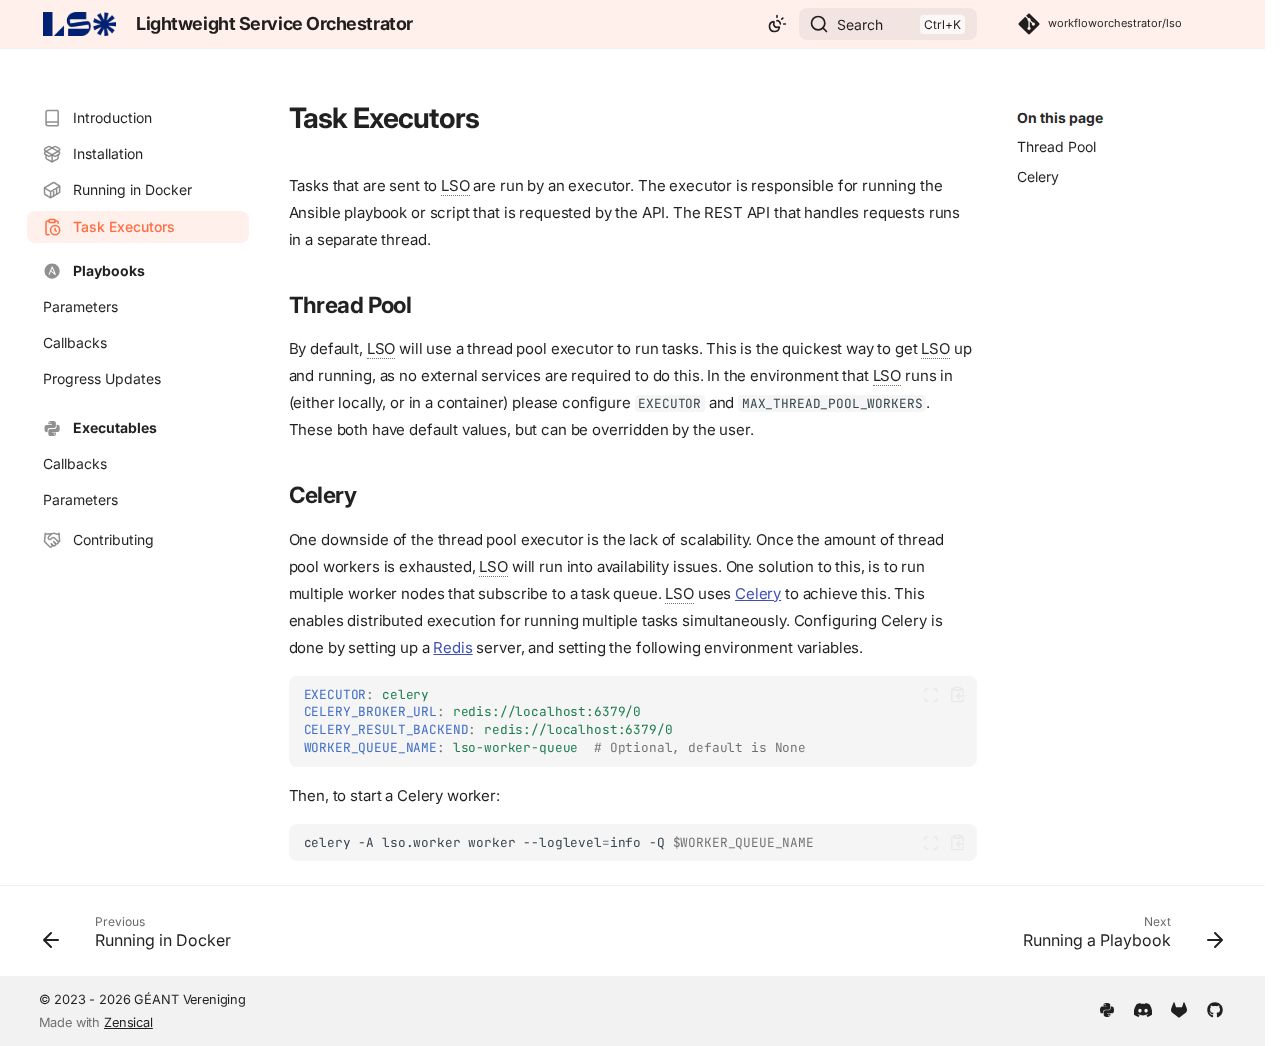
<file: executors/index.html>
<!doctype html>
<html lang="en" class="no-js">
  <head>
    
      <meta charset="utf-8">
      <meta name="viewport" content="width=device-width,initial-scale=1">
      
        <meta name="description" content="A Lightweight Service Orchestrator for remotely executing Ansible playbooks and (Python) scripts.">
      
      
        <meta name="author" content="GÉANT Orchestration and Automation Team">
      
      
        <link rel="canonical" href="https://workfloworchestrator.org/lso/executors/">
      
      
        <link rel="prev" href="../docker/">
      
      
        <link rel="next" href="../playbooks/">
      
      
        
      
      
      <link rel="icon" href="../img/favicon.png">
      <meta name="generator" content="zensical-0.0.28">
    
    
      
        <title>Task Executors - Lightweight Service Orchestrator</title>
      
    
    
      
        
      
      <link rel="stylesheet" href="../assets/stylesheets/modern/main.6f2fbb28.min.css">
      
        
          
        
        <link rel="stylesheet" href="../assets/stylesheets/modern/palette.dfe2e883.min.css">
      
      


    
    
      
    
    
      
        
        
        <link rel="preconnect" href="https://fonts.gstatic.com" crossorigin>
        <link rel="stylesheet" href="https://fonts.googleapis.com/css?family=Inter:300,300i,400,400i,500,500i,700,700i%7CJetBrains+Mono:400,400i,700,700i&display=fallback">
        <style>:root{--md-text-font:"Inter";--md-code-font:"JetBrains Mono"}</style>
      
    
    
      <link rel="stylesheet" href="../css/extra.css">
    
    <script>__md_scope=new URL("..",location),__md_hash=e=>[...e].reduce(((e,t)=>(e<<5)-e+t.charCodeAt(0)),0),__md_get=(e,t=localStorage,a=__md_scope)=>JSON.parse(t.getItem(a.pathname+"."+e)),__md_set=(e,t,a=localStorage,_=__md_scope)=>{try{a.setItem(_.pathname+"."+e,JSON.stringify(t))}catch(e){}},document.documentElement.setAttribute("data-platform",navigator.platform)</script>
    
      

    
    
  </head>
  
  
    
    
      
    
    
    
    
    <body dir="ltr" data-md-color-scheme="default" data-md-color-primary="indigo" data-md-color-accent="deep-orange">
  
    
    <input class="md-toggle" data-md-toggle="drawer" type="checkbox" id="__drawer" autocomplete="off">
    <input class="md-toggle" data-md-toggle="search" type="checkbox" id="__search" autocomplete="off">
    <label class="md-overlay" for="__drawer" aria-label="Navigation"></label>
    <div data-md-component="skip">
      
        
        <a href="#task-executors" class="md-skip">
          Skip to content
        </a>
      
    </div>
    <div data-md-component="announce">
      
    </div>
    
    
      

  

<header class="md-header md-header--shadow" data-md-component="header">
  <nav class="md-header__inner md-grid" aria-label="Header">
    <a href="./.." title="Lightweight Service Orchestrator" class="md-header__button md-logo" aria-label="Lightweight Service Orchestrator" data-md-component="logo">
      
  <img src="../img/logo.png" alt="Lightweight Service Orchestrator">

    </a>
    <label class="md-header__button md-icon" for="__drawer" aria-label="Navigation">
      
      <svg xmlns="http://www.w3.org/2000/svg" fill="none" stroke="currentColor" stroke-linecap="round" stroke-linejoin="round" stroke-width="2" class="lucide lucide-menu" viewBox="0 0 24 24"><path d="M4 5h16M4 12h16M4 19h16"/></svg>
    </label>
    <div class="md-header__title" data-md-component="header-title">
      <div class="md-header__ellipsis">
        <div class="md-header__topic">
          <span class="md-ellipsis">
            Lightweight Service Orchestrator
          </span>
        </div>
        <div class="md-header__topic" data-md-component="header-topic">
          <span class="md-ellipsis">
            
              Task Executors
            
          </span>
        </div>
      </div>
    </div>
    
      
        <form class="md-header__option" data-md-component="palette">
  
    
    
    
    <input class="md-option" data-md-color-media="(prefers-color-scheme)" data-md-color-scheme="default" data-md-color-primary="indigo" data-md-color-accent="deep-orange"  aria-label="Switch to light mode"  type="radio" name="__palette" id="__palette_0">
    
      <label class="md-header__button md-icon" title="Switch to light mode" for="__palette_1" hidden>
        <svg xmlns="http://www.w3.org/2000/svg" fill="none" stroke="currentColor" stroke-linecap="round" stroke-linejoin="round" stroke-width="2" class="lucide lucide-sun-moon" viewBox="0 0 24 24"><path d="M12 2v2M14.837 16.385a6 6 0 1 1-7.223-7.222c.624-.147.97.66.715 1.248a4 4 0 0 0 5.26 5.259c.589-.255 1.396.09 1.248.715M16 12a4 4 0 0 0-4-4M19 5l-1.256 1.256M20 12h2"/></svg>
      </label>
    
  
    
    
    
    <input class="md-option" data-md-color-media="(prefers-color-scheme: light)" data-md-color-scheme="default" data-md-color-primary="indigo" data-md-color-accent="deep-orange"  aria-label="Switch to dark mode"  type="radio" name="__palette" id="__palette_1">
    
      <label class="md-header__button md-icon" title="Switch to dark mode" for="__palette_2" hidden>
        <svg xmlns="http://www.w3.org/2000/svg" fill="none" stroke="currentColor" stroke-linecap="round" stroke-linejoin="round" stroke-width="2" class="lucide lucide-sun" viewBox="0 0 24 24"><circle cx="12" cy="12" r="4"/><path d="M12 2v2M12 20v2M4.93 4.93l1.41 1.41M17.66 17.66l1.41 1.41M2 12h2M20 12h2M6.34 17.66l-1.41 1.41M19.07 4.93l-1.41 1.41"/></svg>
      </label>
    
  
    
    
    
    <input class="md-option" data-md-color-media="(prefers-color-scheme: dark)" data-md-color-scheme="slate" data-md-color-primary="indigo" data-md-color-accent="deep-orange"  aria-label="Switch to system preference"  type="radio" name="__palette" id="__palette_2">
    
      <label class="md-header__button md-icon" title="Switch to system preference" for="__palette_0" hidden>
        <svg xmlns="http://www.w3.org/2000/svg" fill="none" stroke="currentColor" stroke-linecap="round" stroke-linejoin="round" stroke-width="2" class="lucide lucide-moon" viewBox="0 0 24 24"><path d="M20.985 12.486a9 9 0 1 1-9.473-9.472c.405-.022.617.46.402.803a6 6 0 0 0 8.268 8.268c.344-.215.825-.004.803.401"/></svg>
      </label>
    
  
</form>
      
    
    
      <script>var palette=__md_get("__palette");if(palette&&palette.color){if("(prefers-color-scheme)"===palette.color.media){var media=matchMedia("(prefers-color-scheme: light)"),input=document.querySelector(media.matches?"[data-md-color-media='(prefers-color-scheme: light)']":"[data-md-color-media='(prefers-color-scheme: dark)']");palette.color.media=input.getAttribute("data-md-color-media"),palette.color.scheme=input.getAttribute("data-md-color-scheme"),palette.color.primary=input.getAttribute("data-md-color-primary"),palette.color.accent=input.getAttribute("data-md-color-accent")}for(var[key,value]of Object.entries(palette.color))document.body.setAttribute("data-md-color-"+key,value)}</script>
    
    
    
      
      
        <label class="md-header__button md-icon" for="__search" aria-label="Search">
          
          <svg xmlns="http://www.w3.org/2000/svg" fill="none" stroke="currentColor" stroke-linecap="round" stroke-linejoin="round" stroke-width="2" class="lucide lucide-search" viewBox="0 0 24 24"><path d="m21 21-4.34-4.34"/><circle cx="11" cy="11" r="8"/></svg>
        </label>
        <div class="md-search" data-md-component="search" role="dialog" aria-label="Search">
  <button type="button" class="md-search__button">
    Search
  </button>
</div>
      
    
    <div class="md-header__source">
      
        <a href="https://github.com/workfloworchestrator/lso" title="Go to repository" class="md-source" data-md-component="source">
  <div class="md-source__icon md-icon">
    
    <svg xmlns="http://www.w3.org/2000/svg" viewBox="0 0 448 512"><!--! Font Awesome Free 7.1.0 by @fontawesome - https://fontawesome.com License - https://fontawesome.com/license/free (Icons: CC BY 4.0, Fonts: SIL OFL 1.1, Code: MIT License) Copyright 2025 Fonticons, Inc.--><path fill="currentColor" d="M439.6 236.1 244 40.5c-5.4-5.5-12.8-8.5-20.4-8.5s-15 3-20.4 8.4L162.5 81l51.5 51.5c27.1-9.1 52.7 16.8 43.4 43.7l49.7 49.7c34.2-11.8 61.2 31 35.5 56.7-26.5 26.5-70.2-2.9-56-37.3L240.3 199v121.9c25.3 12.5 22.3 41.8 9.1 55-6.4 6.4-15.2 10.1-24.3 10.1s-17.8-3.6-24.3-10.1c-17.6-17.6-11.1-46.9 11.2-56v-123c-20.8-8.5-24.6-30.7-18.6-45L142.6 101 8.5 235.1C3 240.6 0 247.9 0 255.5s3 15 8.5 20.4l195.6 195.7c5.4 5.4 12.7 8.4 20.4 8.4s15-3 20.4-8.4l194.7-194.7c5.4-5.4 8.4-12.8 8.4-20.4s-3-15-8.4-20.4"/></svg>
  </div>
  <div class="md-source__repository">
    workfloworchestrator/lso
  </div>
</a>
      
    </div>
  </nav>
  
</header>
    
    <div class="md-container" data-md-component="container">
      
      
        
          
        
      
      <main class="md-main" data-md-component="main">
        <div class="md-main__inner md-grid">
          
            
              
              <div class="md-sidebar md-sidebar--primary" data-md-component="sidebar" data-md-type="navigation" >
                <div class="md-sidebar__scrollwrap">
                  <div class="md-sidebar__inner">
                    



<nav class="md-nav md-nav--primary" aria-label="Navigation" data-md-level="0">
  <label class="md-nav__title" for="__drawer">
    <a href="./.." title="Lightweight Service Orchestrator" class="md-nav__button md-logo" aria-label="Lightweight Service Orchestrator" data-md-component="logo">
      
  <img src="../img/logo.png" alt="Lightweight Service Orchestrator">

    </a>
    Lightweight Service Orchestrator
  </label>
  
    <div class="md-nav__source">
      <a href="https://github.com/workfloworchestrator/lso" title="Go to repository" class="md-source" data-md-component="source">
  <div class="md-source__icon md-icon">
    
    <svg xmlns="http://www.w3.org/2000/svg" viewBox="0 0 448 512"><!--! Font Awesome Free 7.1.0 by @fontawesome - https://fontawesome.com License - https://fontawesome.com/license/free (Icons: CC BY 4.0, Fonts: SIL OFL 1.1, Code: MIT License) Copyright 2025 Fonticons, Inc.--><path fill="currentColor" d="M439.6 236.1 244 40.5c-5.4-5.5-12.8-8.5-20.4-8.5s-15 3-20.4 8.4L162.5 81l51.5 51.5c27.1-9.1 52.7 16.8 43.4 43.7l49.7 49.7c34.2-11.8 61.2 31 35.5 56.7-26.5 26.5-70.2-2.9-56-37.3L240.3 199v121.9c25.3 12.5 22.3 41.8 9.1 55-6.4 6.4-15.2 10.1-24.3 10.1s-17.8-3.6-24.3-10.1c-17.6-17.6-11.1-46.9 11.2-56v-123c-20.8-8.5-24.6-30.7-18.6-45L142.6 101 8.5 235.1C3 240.6 0 247.9 0 255.5s3 15 8.5 20.4l195.6 195.7c5.4 5.4 12.7 8.4 20.4 8.4s15-3 20.4-8.4l194.7-194.7c5.4-5.4 8.4-12.8 8.4-20.4s-3-15-8.4-20.4"/></svg>
  </div>
  <div class="md-source__repository">
    workfloworchestrator/lso
  </div>
</a>
    </div>
  
  <ul class="md-nav__list" data-md-scrollfix>
    
      
      
  
  
  
  
    <li class="md-nav__item">
      <a href="./.." class="md-nav__link">
        
  
  
    <svg xmlns="http://www.w3.org/2000/svg" fill="none" stroke="currentColor" stroke-linecap="round" stroke-linejoin="round" stroke-width="2" class="lucide lucide-book" viewBox="0 0 24 24"><path d="M4 19.5v-15A2.5 2.5 0 0 1 6.5 2H19a1 1 0 0 1 1 1v18a1 1 0 0 1-1 1H6.5a1 1 0 0 1 0-5H20"/></svg>
  
  <span class="md-ellipsis">
    
  
    Introduction
  

    
  </span>
  
  

      </a>
    </li>
  

    
      
      
  
  
  
  
    <li class="md-nav__item">
      <a href="../installation/" class="md-nav__link">
        
  
  
    <svg xmlns="http://www.w3.org/2000/svg" fill="none" stroke="currentColor" stroke-linecap="round" stroke-linejoin="round" stroke-width="2" class="lucide lucide-package-open" viewBox="0 0 24 24"><path d="M12 22v-9M15.17 2.21a1.67 1.67 0 0 1 1.63 0L21 4.57a1.93 1.93 0 0 1 0 3.36L8.82 14.79a1.66 1.66 0 0 1-1.64 0L3 12.43a1.93 1.93 0 0 1 0-3.36z"/><path d="M20 13v3.87a2.06 2.06 0 0 1-1.11 1.83l-6 3.08a1.93 1.93 0 0 1-1.78 0l-6-3.08A2.06 2.06 0 0 1 4 16.87V13"/><path d="M21 12.43a1.93 1.93 0 0 0 0-3.36L8.83 2.2a1.64 1.64 0 0 0-1.63 0L3 4.57a1.93 1.93 0 0 0 0 3.36l12.18 6.86a1.64 1.64 0 0 0 1.63 0z"/></svg>
  
  <span class="md-ellipsis">
    
  
    Installation
  

    
  </span>
  
  

      </a>
    </li>
  

    
      
      
  
  
  
  
    <li class="md-nav__item">
      <a href="../docker/" class="md-nav__link">
        
  
  
    <svg xmlns="http://www.w3.org/2000/svg" fill="none" stroke="currentColor" stroke-linecap="round" stroke-linejoin="round" stroke-width="2" class="lucide lucide-container" viewBox="0 0 24 24"><path d="M22 7.7c0-.6-.4-1.2-.8-1.5l-6.3-3.9a1.72 1.72 0 0 0-1.7 0l-10.3 6c-.5.2-.9.8-.9 1.4v6.6c0 .5.4 1.2.8 1.5l6.3 3.9a1.72 1.72 0 0 0 1.7 0l10.3-6c.5-.3.9-1 .9-1.5Z"/><path d="M10 21.9V14L2.1 9.1M10 14l11.9-6.9M14 19.8v-8.1M18 17.5V9.4"/></svg>
  
  <span class="md-ellipsis">
    
  
    Running in Docker
  

    
  </span>
  
  

      </a>
    </li>
  

    
      
      
  
  
    
  
  
  
    <li class="md-nav__item md-nav__item--active">
      
      <input class="md-nav__toggle md-toggle" type="checkbox" id="__toc">
      
      
        
      
      
        <label class="md-nav__link md-nav__link--active" for="__toc">
          
  
  
    <svg xmlns="http://www.w3.org/2000/svg" fill="none" stroke="currentColor" stroke-linecap="round" stroke-linejoin="round" stroke-width="2" class="lucide lucide-clipboard-clock" viewBox="0 0 24 24"><path d="M16 14v2.2l1.6 1M16 4h2a2 2 0 0 1 2 2v.832M8 4H6a2 2 0 0 0-2 2v14a2 2 0 0 0 2 2h2"/><circle cx="16" cy="16" r="6"/><rect width="8" height="4" x="8" y="2" rx="1"/></svg>
  
  <span class="md-ellipsis">
    
  
    Task Executors
  

    
  </span>
  
  

          <span class="md-nav__icon md-icon"></span>
        </label>
      
      <a href="././" class="md-nav__link md-nav__link--active">
        
  
  
    <svg xmlns="http://www.w3.org/2000/svg" fill="none" stroke="currentColor" stroke-linecap="round" stroke-linejoin="round" stroke-width="2" class="lucide lucide-clipboard-clock" viewBox="0 0 24 24"><path d="M16 14v2.2l1.6 1M16 4h2a2 2 0 0 1 2 2v.832M8 4H6a2 2 0 0 0-2 2v14a2 2 0 0 0 2 2h2"/><circle cx="16" cy="16" r="6"/><rect width="8" height="4" x="8" y="2" rx="1"/></svg>
  
  <span class="md-ellipsis">
    
  
    Task Executors
  

    
  </span>
  
  

      </a>
      
        


<nav class="md-nav md-nav--secondary" aria-label="On this page">
  
  
  
    
  
  
    <label class="md-nav__title" for="__toc">
      <span class="md-nav__icon md-icon"></span>
      On this page
    </label>
    <ul class="md-nav__list" data-md-component="toc" data-md-scrollfix>
      
        <li class="md-nav__item">
  <a href="#thread-pool" class="md-nav__link">
    <span class="md-ellipsis">
      
        Thread Pool
      
    </span>
  </a>
  
</li>
      
        <li class="md-nav__item">
  <a href="#celery" class="md-nav__link">
    <span class="md-ellipsis">
      
        Celery
      
    </span>
  </a>
  
</li>
      
    </ul>
  
</nav>
      
    </li>
  

    
      
      
  
  
  
  
    
    
      
        
          
        
      
        
      
        
      
        
      
    
    
    
      
        
        
      
    
    
      
    
    <li class="md-nav__item md-nav__item--section md-nav__item--nested">
      
        
        
        <input class="md-nav__toggle md-toggle " type="checkbox" id="__nav_5" >
        
          
          <div class="md-nav__link md-nav__container">
            <a href="../playbooks/" class="md-nav__link ">
              
  
  
    <svg xmlns="http://www.w3.org/2000/svg" viewBox="0 0 24 24"><path d="M12 2C6.5 2 2 6.5 2 12s4.5 10 10 10 10-4.5 10-10S17.5 2 12 2m4.1 15c-.19 0-.34-.1-.55-.27l-5.16-4.17-1.73 4.34H7.17l4.37-10.51c.11-.28.35-.42.63-.42s.5.14.62.42l3.98 9.58c.04.11.07.22.07.29-.01.42-.34.74-.74.74m-3.93-8.89 2.59 6.39-3.91-3.08z"/></svg>
  
  <span class="md-ellipsis">
    
  
    Playbooks
  

    
  </span>
  
  

            </a>
            
              
              <label class="md-nav__link " for="__nav_5" id="__nav_5_label" tabindex="">
                <span class="md-nav__icon md-icon"></span>
              </label>
            
          </div>
        
        <nav class="md-nav" data-md-level="1" aria-labelledby="__nav_5_label" aria-expanded="false">
          <label class="md-nav__title" for="__nav_5">
            <span class="md-nav__icon md-icon"></span>
            
  
    Playbooks
  

          </label>
          <ul class="md-nav__list" data-md-scrollfix>
            
              
            
              
                
  
  
  
  
    <li class="md-nav__item">
      <a href="../playbooks/parameters/" class="md-nav__link">
        
  
  
  <span class="md-ellipsis">
    
  
    Parameters
  

    
  </span>
  
  

      </a>
    </li>
  

              
            
              
                
  
  
  
  
    <li class="md-nav__item">
      <a href="../playbooks/callback/" class="md-nav__link">
        
  
  
  <span class="md-ellipsis">
    
  
    Callbacks
  

    
  </span>
  
  

      </a>
    </li>
  

              
            
              
                
  
  
  
  
    <li class="md-nav__item">
      <a href="../playbooks/updates/" class="md-nav__link">
        
  
  
  <span class="md-ellipsis">
    
  
    Progress Updates
  

    
  </span>
  
  

      </a>
    </li>
  

              
            
          </ul>
        </nav>
      
    </li>
  

    
      
      
  
  
  
  
    
    
      
        
          
        
      
        
      
        
      
    
    
    
      
        
        
      
    
    
      
    
    <li class="md-nav__item md-nav__item--section md-nav__item--nested">
      
        
        
        <input class="md-nav__toggle md-toggle " type="checkbox" id="__nav_6" >
        
          
          <div class="md-nav__link md-nav__container">
            <a href="../executables/" class="md-nav__link ">
              
  
  
    <svg xmlns="http://www.w3.org/2000/svg" viewBox="0 0 24 24"><path d="M19.14 7.5A2.86 2.86 0 0 1 22 10.36v3.78A2.86 2.86 0 0 1 19.14 17H12c0 .39.32.96.71.96H17v1.68a2.86 2.86 0 0 1-2.86 2.86H9.86A2.86 2.86 0 0 1 7 19.64v-3.75a2.85 2.85 0 0 1 2.86-2.85h5.25a2.85 2.85 0 0 0 2.85-2.86V7.5zm-4.28 11.79c-.4 0-.72.3-.72.89s.32.71.72.71a.71.71 0 0 0 .71-.71c0-.59-.32-.89-.71-.89m-10-1.79A2.86 2.86 0 0 1 2 14.64v-3.78A2.86 2.86 0 0 1 4.86 8H12c0-.39-.32-.96-.71-.96H7V5.36A2.86 2.86 0 0 1 9.86 2.5h4.28A2.86 2.86 0 0 1 17 5.36v3.75a2.85 2.85 0 0 1-2.86 2.85H8.89a2.85 2.85 0 0 0-2.85 2.86v2.68zM9.14 5.71c.4 0 .72-.3.72-.89s-.32-.71-.72-.71c-.39 0-.71.12-.71.71s.32.89.71.89"/></svg>
  
  <span class="md-ellipsis">
    
  
    Executables
  

    
  </span>
  
  

            </a>
            
              
              <label class="md-nav__link " for="__nav_6" id="__nav_6_label" tabindex="">
                <span class="md-nav__icon md-icon"></span>
              </label>
            
          </div>
        
        <nav class="md-nav" data-md-level="1" aria-labelledby="__nav_6_label" aria-expanded="false">
          <label class="md-nav__title" for="__nav_6">
            <span class="md-nav__icon md-icon"></span>
            
  
    Executables
  

          </label>
          <ul class="md-nav__list" data-md-scrollfix>
            
              
            
              
                
  
  
  
  
    <li class="md-nav__item">
      <a href="../executables/callback/" class="md-nav__link">
        
  
  
  <span class="md-ellipsis">
    
  
    Callbacks
  

    
  </span>
  
  

      </a>
    </li>
  

              
            
              
                
  
  
  
  
    <li class="md-nav__item">
      <a href="../executables/parameters/" class="md-nav__link">
        
  
  
  <span class="md-ellipsis">
    
  
    Parameters
  

    
  </span>
  
  

      </a>
    </li>
  

              
            
          </ul>
        </nav>
      
    </li>
  

    
      
      
  
  
  
  
    <li class="md-nav__item">
      <a href="../contributing/" class="md-nav__link">
        
  
  
    <svg xmlns="http://www.w3.org/2000/svg" fill="none" stroke="currentColor" stroke-linecap="round" stroke-linejoin="round" stroke-width="2" class="lucide lucide-handshake" viewBox="0 0 24 24"><path d="m11 17 2 2a1 1 0 1 0 3-3"/><path d="m14 14 2.5 2.5a1 1 0 1 0 3-3l-3.88-3.88a3 3 0 0 0-4.24 0l-.88.88a1 1 0 1 1-3-3l2.81-2.81a5.79 5.79 0 0 1 7.06-.87l.47.28a2 2 0 0 0 1.42.25L21 4"/><path d="m21 3 1 11h-2M3 3 2 14l6.5 6.5a1 1 0 1 0 3-3M3 4h8"/></svg>
  
  <span class="md-ellipsis">
    
  
    Contributing
  

    
  </span>
  
  

      </a>
    </li>
  

    
  </ul>
</nav>
                  </div>
                </div>
              </div>
            
            
              
              <div class="md-sidebar md-sidebar--secondary" data-md-component="sidebar" data-md-type="toc" >
                <div class="md-sidebar__scrollwrap">
                  <div class="md-sidebar__inner">
                    


<nav class="md-nav md-nav--secondary" aria-label="On this page">
  
  
  
    
  
  
    <label class="md-nav__title" for="__toc">
      <span class="md-nav__icon md-icon"></span>
      On this page
    </label>
    <ul class="md-nav__list" data-md-component="toc" data-md-scrollfix>
      
        <li class="md-nav__item">
  <a href="#thread-pool" class="md-nav__link">
    <span class="md-ellipsis">
      
        Thread Pool
      
    </span>
  </a>
  
</li>
      
        <li class="md-nav__item">
  <a href="#celery" class="md-nav__link">
    <span class="md-ellipsis">
      
        Celery
      
    </span>
  </a>
  
</li>
      
    </ul>
  
</nav>
                  </div>
                </div>
              </div>
            
          
          
            <div class="md-content" data-md-component="content">
              
                



  


              
              <article class="md-content__inner md-typeset">
                
                  
  
  


<h1 id="task-executors">Task Executors</h1>
<p>Tasks that are sent to <abbr title="Lightweight Service Orchestrator">LSO</abbr> are run by an executor. The executor is responsible for running the Ansible playbook or
script that is requested by the API. The REST API that handles requests runs in a separate thread.</p>
<h2 id="thread-pool">Thread Pool</h2>
<p>By default, <abbr title="Lightweight Service Orchestrator">LSO</abbr> will use a thread pool executor to run tasks. This is the quickest way to get <abbr title="Lightweight Service Orchestrator">LSO</abbr> up and running, as no
external services are required to do this. In the environment that <abbr title="Lightweight Service Orchestrator">LSO</abbr> runs in (either locally, or in a container)
please configure <code>EXECUTOR</code> and <code>MAX_THREAD_POOL_WORKERS</code>. These both have default values, but can be overridden by the
user.</p>
<h2 id="celery">Celery</h2>
<p>One downside of the thread pool executor is the lack of scalability. Once the amount of thread pool workers is
exhausted, <abbr title="Lightweight Service Orchestrator">LSO</abbr> will run into availability issues. One solution to this, is to run multiple worker nodes that subscribe
to a task queue. <abbr title="Lightweight Service Orchestrator">LSO</abbr> uses <a href="https://docs.celeryq.dev">Celery</a> to achieve this. This enables distributed execution for
running multiple tasks simultaneously. Configuring Celery is done by setting up a
<a href="https://redis.io/docs/latest/">Redis</a> server, and setting the following environment variables.</p>
<div class="language-yaml highlight"><pre><span></span><code><span id="__span-0-1"><a id="__codelineno-0-1" name="__codelineno-0-1" href="#__codelineno-0-1"></a><span class="nt">EXECUTOR</span><span class="p">:</span><span class="w"> </span><span class="l l-Scalar l-Scalar-Plain">celery</span>
</span><span id="__span-0-2"><a id="__codelineno-0-2" name="__codelineno-0-2" href="#__codelineno-0-2"></a><span class="nt">CELERY_BROKER_URL</span><span class="p">:</span><span class="w"> </span><span class="l l-Scalar l-Scalar-Plain">redis://localhost:6379/0</span>
</span><span id="__span-0-3"><a id="__codelineno-0-3" name="__codelineno-0-3" href="#__codelineno-0-3"></a><span class="nt">CELERY_RESULT_BACKEND</span><span class="p">:</span><span class="w"> </span><span class="l l-Scalar l-Scalar-Plain">redis://localhost:6379/0</span>
</span><span id="__span-0-4"><a id="__codelineno-0-4" name="__codelineno-0-4" href="#__codelineno-0-4"></a><span class="nt">WORKER_QUEUE_NAME</span><span class="p">:</span><span class="w"> </span><span class="l l-Scalar l-Scalar-Plain">lso-worker-queue</span><span class="w">  </span><span class="c1"># Optional, default is None</span>
</span></code></pre></div>
<p>Then, to start a Celery worker:
<div class="language-sh highlight"><pre><span></span><code><span id="__span-1-1"><a id="__codelineno-1-1" name="__codelineno-1-1" href="#__codelineno-1-1"></a>celery<span class="w"> </span>-A<span class="w"> </span>lso.worker<span class="w"> </span>worker<span class="w"> </span>--loglevel<span class="o">=</span>info<span class="w"> </span>-Q<span class="w"> </span><span class="nv">$WORKER_QUEUE_NAME</span>
</span></code></pre></div></p>









  
  






                
              </article>
            </div>
          
          
  <script>var tabs=__md_get("__tabs");if(Array.isArray(tabs))e:for(var set of document.querySelectorAll(".tabbed-set")){var labels=set.querySelector(".tabbed-labels");for(var tab of tabs)for(var label of labels.getElementsByTagName("label"))if(label.innerText.trim()===tab){var input=document.getElementById(label.htmlFor);input.checked=!0;continue e}}</script>

<script>var target=document.getElementById(location.hash.slice(1));target&&target.name&&(target.checked=target.name.startsWith("__tabbed_"))</script>
        </div>
        
          <button type="button" class="md-top md-icon" data-md-component="top" hidden>
  
  <svg xmlns="http://www.w3.org/2000/svg" fill="none" stroke="currentColor" stroke-linecap="round" stroke-linejoin="round" stroke-width="2" class="lucide lucide-circle-arrow-up" viewBox="0 0 24 24"><circle cx="12" cy="12" r="10"/><path d="m16 12-4-4-4 4M12 16V8"/></svg>
  Back to top
</button>
        
      </main>
      
        <footer class="md-footer">
  
    
      
      <nav class="md-footer__inner md-grid" aria-label="Footer" >
        
          
          <a href="../docker/" class="md-footer__link md-footer__link--prev" aria-label="Previous: Running in Docker">
            <div class="md-footer__button md-icon">
              
              <svg xmlns="http://www.w3.org/2000/svg" fill="none" stroke="currentColor" stroke-linecap="round" stroke-linejoin="round" stroke-width="2" class="lucide lucide-arrow-left" viewBox="0 0 24 24"><path d="m12 19-7-7 7-7M19 12H5"/></svg>
            </div>
            <div class="md-footer__title">
              <span class="md-footer__direction">
                Previous
              </span>
              <div class="md-ellipsis">
                Running in Docker
              </div>
            </div>
          </a>
        
        
          
          <a href="../playbooks/" class="md-footer__link md-footer__link--next" aria-label="Next: Running a Playbook">
            <div class="md-footer__title">
              <span class="md-footer__direction">
                Next
              </span>
              <div class="md-ellipsis">
                Running a Playbook
              </div>
            </div>
            <div class="md-footer__button md-icon">
              
              <svg xmlns="http://www.w3.org/2000/svg" fill="none" stroke="currentColor" stroke-linecap="round" stroke-linejoin="round" stroke-width="2" class="lucide lucide-arrow-right" viewBox="0 0 24 24"><path d="M5 12h14M12 5l7 7-7 7"/></svg>
            </div>
          </a>
        
      </nav>
    
  
  <div class="md-footer-meta md-typeset">
    <div class="md-footer-meta__inner md-grid">
      <div class="md-copyright">
  
    <div class="md-copyright__highlight">
      &copy; 2023 - 2026 GÉANT Vereniging
    </div>
  
  
    Made with
    <a href="https://zensical.org/" target="_blank" rel="noopener">
      Zensical
    </a>
  
</div>
      
        
<div class="md-social">
  
    
    
    
    
    <a href="https://pypi.org/project/orchestrator-lso" target="_blank" rel="noopener" title="LSO on PyPI" class="md-social__link">
      <svg xmlns="http://www.w3.org/2000/svg" viewBox="0 0 448 512"><!--! Font Awesome Free 7.1.0 by @fontawesome - https://fontawesome.com License - https://fontawesome.com/license/free (Icons: CC BY 4.0, Fonts: SIL OFL 1.1, Code: MIT License) Copyright 2025 Fonticons, Inc.--><path fill="currentColor" d="M439.8 200.5c-7.7-30.9-22.3-54.2-53.4-54.2h-40.1v47.4c0 36.8-31.2 67.8-66.8 67.8H172.7c-29.2 0-53.4 25-53.4 54.3v101.8c0 29 25.2 46 53.4 54.3 33.8 9.9 66.3 11.7 106.8 0 26.9-7.8 53.4-23.5 53.4-54.3v-40.7H226.2v-13.6h160.2c31.1 0 42.6-21.7 53.4-54.2 11.2-33.5 10.7-65.7 0-108.6M286.2 444.7a20.4 20.4 0 1 1 0-40.7 20.4 20.4 0 1 1 0 40.7M167.8 248.1h106.8c29.7 0 53.4-24.5 53.4-54.3V91.9c0-29-24.4-50.7-53.4-55.6-35.8-5.9-74.7-5.6-106.8.1-45.2 8-53.4 24.7-53.4 55.6v40.7h106.9v13.6h-147c-31.1 0-58.3 18.7-66.8 54.2-9.8 40.7-10.2 66.1 0 108.6 7.6 31.6 25.7 54.2 56.8 54.2H101v-48.8c0-35.3 30.5-66.4 66.8-66.4m-6.6-183.4a20.4 20.4 0 1 1 0 40.8 20.4 20.4 0 1 1 0-40.8"/></svg>
    </a>
  
    
    
    
    
    <a href="https://discord.gg/fQkQn5ajFR" target="_blank" rel="noopener" title="WFO on Discord" class="md-social__link">
      <svg xmlns="http://www.w3.org/2000/svg" viewBox="0 0 576 512"><!--! Font Awesome Free 7.1.0 by @fontawesome - https://fontawesome.com License - https://fontawesome.com/license/free (Icons: CC BY 4.0, Fonts: SIL OFL 1.1, Code: MIT License) Copyright 2025 Fonticons, Inc.--><path fill="currentColor" d="M492.5 69.8c-.2-.3-.4-.6-.8-.7-38.1-17.5-78.4-30-119.7-37.1-.4-.1-.8 0-1.1.1s-.6.4-.8.8c-5.5 9.9-10.5 20.2-14.9 30.6-44.6-6.8-89.9-6.8-134.4 0-4.5-10.5-9.5-20.7-15.1-30.6-.2-.3-.5-.6-.8-.8s-.7-.2-1.1-.2C162.5 39 122.2 51.5 84.1 69c-.3.1-.6.4-.8.7C7.1 183.5-13.8 294.6-3.6 404.2c0 .3.1.5.2.8s.3.4.5.6c44.4 32.9 94 58 146.8 74.2.4.1.8.1 1.1 0s.7-.4.9-.7c11.3-15.4 21.4-31.8 30-48.8.1-.2.2-.5.2-.8s0-.5-.1-.8-.2-.5-.4-.6-.4-.3-.7-.4c-15.8-6.1-31.2-13.4-45.9-21.9-.3-.2-.5-.4-.7-.6s-.3-.6-.3-.9 0-.6.2-.9.3-.5.6-.7c3.1-2.3 6.2-4.7 9.1-7.1.3-.2.6-.4.9-.4s.7 0 1 .1c96.2 43.9 200.4 43.9 295.5 0 .3-.1.7-.2 1-.2s.7.2.9.4c2.9 2.4 6 4.9 9.1 7.2.2.2.4.4.6.7s.2.6.2.9-.1.6-.3.9-.4.5-.6.6c-14.7 8.6-30 15.9-45.9 21.8-.2.1-.5.2-.7.4s-.3.4-.4.7-.1.5-.1.8.1.5.2.8c8.8 17 18.8 33.3 30 48.8.2.3.6.6.9.7s.8.1 1.1 0c52.9-16.2 102.6-41.3 147.1-74.2.2-.2.4-.4.5-.6s.2-.5.2-.8c12.3-126.8-20.5-236.9-86.9-334.5zm-302 267.7c-29 0-52.8-26.6-52.8-59.2s23.4-59.2 52.8-59.2c29.7 0 53.3 26.8 52.8 59.2 0 32.7-23.4 59.2-52.8 59.2m195.4 0c-29 0-52.8-26.6-52.8-59.2s23.4-59.2 52.8-59.2c29.7 0 53.3 26.8 52.8 59.2 0 32.7-23.2 59.2-52.8 59.2"/></svg>
    </a>
  
    
    
    
    
    <a href="https://gitlab.software.geant.org/goat" target="_blank" rel="noopener" title="GÉANT Orchestration and Automation Team GitLab" class="md-social__link">
      <svg xmlns="http://www.w3.org/2000/svg" viewBox="0 0 512 512"><!--! Font Awesome Free 7.1.0 by @fontawesome - https://fontawesome.com License - https://fontawesome.com/license/free (Icons: CC BY 4.0, Fonts: SIL OFL 1.1, Code: MIT License) Copyright 2025 Fonticons, Inc.--><path fill="currentColor" d="m504 204.6-.7-1.8L433.6 21c-1.4-3.6-3.9-6.6-7.2-8.6-2.4-1.6-5.1-2.5-8-2.8s-5.7.1-8.4 1.1-5.1 2.7-7.1 4.8c-1.9 2.1-3.3 4.7-4.1 7.4l-47 144H161.3l-47.1-144c-.8-2.8-2.2-5.3-4.1-7.4-2-2.1-4.4-3.7-7.1-4.8-2.6-1-5.5-1.4-8.4-1.1s-5.6 1.2-8 2.8c-3.2 2-5.8 5.1-7.2 8.6L9.8 202.8l-.8 1.8c-10 26.2-11.3 55-3.5 82 7.7 26.9 24 50.7 46.4 67.6l.3.2.6.4 106 79.5c38.5 29.1 66.7 50.3 84.6 63.9 3.7 1.9 8.3 4.3 13 4.3s9.3-2.4 13-4.3c17.9-13.5 46.1-34.9 84.6-63.9l106.7-79.9.3-.3c22.4-16.9 38.7-40.6 45.6-67.5 8.6-27 7.4-55.8-2.6-82"/></svg>
    </a>
  
    
    
    
    
    <a href="https://github.com/geant" target="_blank" rel="noopener" title="GÉANT Project GitHub" class="md-social__link">
      <svg xmlns="http://www.w3.org/2000/svg" viewBox="0 0 512 512"><!--! Font Awesome Free 7.1.0 by @fontawesome - https://fontawesome.com License - https://fontawesome.com/license/free (Icons: CC BY 4.0, Fonts: SIL OFL 1.1, Code: MIT License) Copyright 2025 Fonticons, Inc.--><path fill="currentColor" d="M173.9 397.4c0 2-2.3 3.6-5.2 3.6-3.3.3-5.6-1.3-5.6-3.6 0-2 2.3-3.6 5.2-3.6 3-.3 5.6 1.3 5.6 3.6m-31.1-4.5c-.7 2 1.3 4.3 4.3 4.9 2.6 1 5.6 0 6.2-2s-1.3-4.3-4.3-5.2c-2.6-.7-5.5.3-6.2 2.3m44.2-1.7c-2.9.7-4.9 2.6-4.6 4.9.3 2 2.9 3.3 5.9 2.6 2.9-.7 4.9-2.6 4.6-4.6-.3-1.9-3-3.2-5.9-2.9M252.8 8C114.1 8 8 113.3 8 252c0 110.9 69.8 205.8 169.5 239.2 12.8 2.3 17.3-5.6 17.3-12.1 0-6.2-.3-40.4-.3-61.4 0 0-70 15-84.7-29.8 0 0-11.4-29.1-27.8-36.6 0 0-22.9-15.7 1.6-15.4 0 0 24.9 2 38.6 25.8 21.9 38.6 58.6 27.5 72.9 20.9 2.3-16 8.8-27.1 16-33.7-55.9-6.2-112.3-14.3-112.3-110.5 0-27.5 7.6-41.3 23.6-58.9-2.6-6.5-11.1-33.3 2.6-67.9 20.9-6.5 69 27 69 27 20-5.6 41.5-8.5 62.8-8.5s42.8 2.9 62.8 8.5c0 0 48.1-33.6 69-27 13.7 34.7 5.2 61.4 2.6 67.9 16 17.7 25.8 31.5 25.8 58.9 0 96.5-58.9 104.2-114.8 110.5 9.2 7.9 17 22.9 17 46.4 0 33.7-.3 75.4-.3 83.6 0 6.5 4.6 14.4 17.3 12.1C436.2 457.8 504 362.9 504 252 504 113.3 391.5 8 252.8 8M105.2 352.9c-1.3 1-1 3.3.7 5.2 1.6 1.6 3.9 2.3 5.2 1 1.3-1 1-3.3-.7-5.2-1.6-1.6-3.9-2.3-5.2-1m-10.8-8.1c-.7 1.3.3 2.9 2.3 3.9 1.6 1 3.6.7 4.3-.7.7-1.3-.3-2.9-2.3-3.9-2-.6-3.6-.3-4.3.7m32.4 35.6c-1.6 1.3-1 4.3 1.3 6.2 2.3 2.3 5.2 2.6 6.5 1 1.3-1.3.7-4.3-1.3-6.2-2.2-2.3-5.2-2.6-6.5-1m-11.4-14.7c-1.6 1-1.6 3.6 0 5.9s4.3 3.3 5.6 2.3c1.6-1.3 1.6-3.9 0-6.2-1.4-2.3-4-3.3-5.6-2"/></svg>
    </a>
  
</div>
      
    </div>
  </div>
</footer>
      
    </div>
    <div class="md-dialog" data-md-component="dialog">
      <div class="md-dialog__inner md-typeset"></div>
    </div>
    
    
    
      
      
      <script id="__config" type="application/json">{"annotate":null,"base":"..","features":["content.code.annotate","content.code.copy","content.code.select","content.footnote.tooltips","content.tabs.link","content.tooltips","navigation.footer","navigation.indexes","navigation.instant","navigation.instant.prefetch","navigation.path","navigation.prune","navigation.sections","navigation.top","toc.follow"],"search":"../assets/javascripts/workers/search.e2d2d235.min.js","tags":null,"translations":{"clipboard.copied":"Copied to clipboard","clipboard.copy":"Copy to clipboard","search.result.more.one":"1 more on this page","search.result.more.other":"# more on this page","search.result.none":"No matching documents","search.result.one":"1 matching document","search.result.other":"# matching documents","search.result.placeholder":"Type to start searching","search.result.term.missing":"Missing","select.version":"Select version"},"version":null}</script>
    
    
      <script src="../assets/javascripts/bundle.c2b142ea.min.js"></script>
      
    
  </body>
</html>
</file>
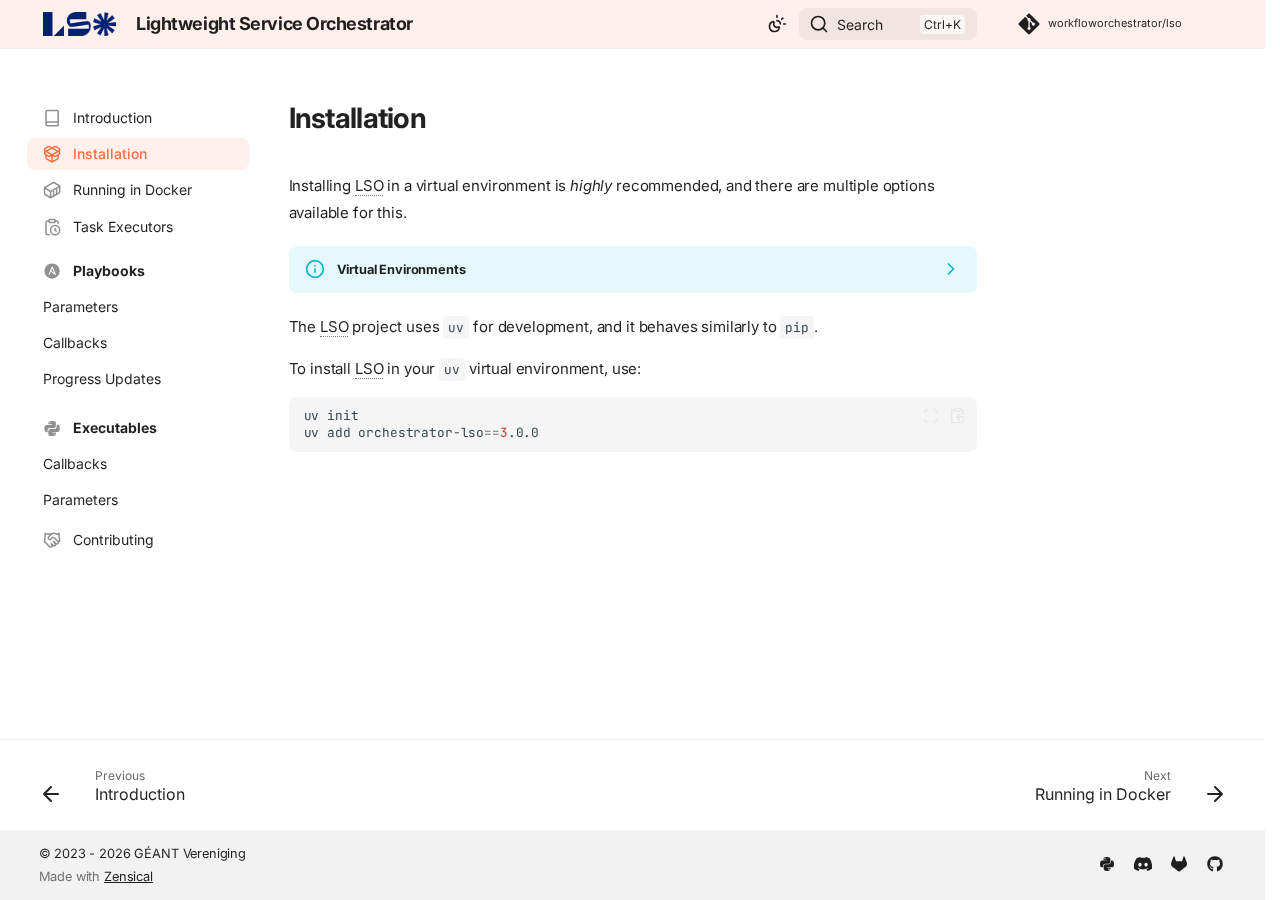
<file: installation/index.html>
<!doctype html>
<html lang="en" class="no-js">
  <head>
    
      <meta charset="utf-8">
      <meta name="viewport" content="width=device-width,initial-scale=1">
      
        <meta name="description" content="A Lightweight Service Orchestrator for remotely executing Ansible playbooks and (Python) scripts.">
      
      
        <meta name="author" content="GÉANT Orchestration and Automation Team">
      
      
        <link rel="canonical" href="https://workfloworchestrator.org/lso/installation/">
      
      
        <link rel="prev" href="./..">
      
      
        <link rel="next" href="../docker/">
      
      
        
      
      
      <link rel="icon" href="../img/favicon.png">
      <meta name="generator" content="zensical-0.0.32">
    
    
      
        <title>Installation - Lightweight Service Orchestrator</title>
      
    
    
      
        
      
      <link rel="stylesheet" href="../assets/stylesheets/modern/main.53a7feaf.min.css">
      
        
          
        
        <link rel="stylesheet" href="../assets/stylesheets/modern/palette.dfe2e883.min.css">
      
      


    
    
      
    
    
      
        
        
        <link rel="preconnect" href="https://fonts.gstatic.com" crossorigin>
        <link rel="stylesheet" href="https://fonts.googleapis.com/css?family=Inter:300,300i,400,400i,500,500i,700,700i%7CJetBrains+Mono:400,400i,700,700i&display=fallback">
        <style>:root{--md-text-font:"Inter";--md-code-font:"JetBrains Mono"}</style>
      
    
    
      <link rel="stylesheet" href="../css/extra.css">
    
    <script>__md_scope=new URL("..",location),__md_hash=e=>[...e].reduce(((e,t)=>(e<<5)-e+t.charCodeAt(0)),0),__md_get=(e,t=localStorage,a=__md_scope)=>JSON.parse(t.getItem(a.pathname+"."+e)),__md_set=(e,t,a=localStorage,_=__md_scope)=>{try{a.setItem(_.pathname+"."+e,JSON.stringify(t))}catch(e){}},document.documentElement.setAttribute("data-platform",navigator.platform)</script>
    
      

    
    
  </head>
  
  
    
    
      
    
    
    
    
    <body dir="ltr" data-md-color-scheme="default" data-md-color-primary="indigo" data-md-color-accent="deep-orange">
  
    
    <input class="md-toggle" data-md-toggle="drawer" type="checkbox" id="__drawer" autocomplete="off">
    <input class="md-toggle" data-md-toggle="search" type="checkbox" id="__search" autocomplete="off">
    <label class="md-overlay" for="__drawer" aria-label="Navigation"></label>
    <div data-md-component="skip">
      
        
        <a href="#installation" class="md-skip">
          Skip to content
        </a>
      
    </div>
    <div data-md-component="announce">
      
    </div>
    
    
      

  

<header class="md-header md-header--shadow" data-md-component="header">
  <nav class="md-header__inner md-grid" aria-label="Header">
    <a href="./.." title="Lightweight Service Orchestrator" class="md-header__button md-logo" aria-label="Lightweight Service Orchestrator" data-md-component="logo">
      
  <img src="../img/logo.png" alt="Lightweight Service Orchestrator">

    </a>
    <label class="md-header__button md-icon" for="__drawer" aria-label="Navigation">
      
      <svg xmlns="http://www.w3.org/2000/svg" fill="none" stroke="currentColor" stroke-linecap="round" stroke-linejoin="round" stroke-width="2" class="lucide lucide-menu" viewBox="0 0 24 24"><path d="M4 5h16M4 12h16M4 19h16"/></svg>
    </label>
    <div class="md-header__title" data-md-component="header-title">
      <div class="md-header__ellipsis">
        <div class="md-header__topic">
          <span class="md-ellipsis">
            Lightweight Service Orchestrator
          </span>
        </div>
        <div class="md-header__topic" data-md-component="header-topic">
          <span class="md-ellipsis">
            
              Installation
            
          </span>
        </div>
      </div>
    </div>
    
      
        <form class="md-header__option" data-md-component="palette">
  
    
    
    
    <input class="md-option" data-md-color-media="(prefers-color-scheme)" data-md-color-scheme="default" data-md-color-primary="indigo" data-md-color-accent="deep-orange"  aria-label="Switch to light mode"  type="radio" name="__palette" id="__palette_0">
    
      <label class="md-header__button md-icon" title="Switch to light mode" for="__palette_1" hidden>
        <svg xmlns="http://www.w3.org/2000/svg" fill="none" stroke="currentColor" stroke-linecap="round" stroke-linejoin="round" stroke-width="2" class="lucide lucide-sun-moon" viewBox="0 0 24 24"><path d="M12 2v2M14.837 16.385a6 6 0 1 1-7.223-7.222c.624-.147.97.66.715 1.248a4 4 0 0 0 5.26 5.259c.589-.255 1.396.09 1.248.715M16 12a4 4 0 0 0-4-4M19 5l-1.256 1.256M20 12h2"/></svg>
      </label>
    
  
    
    
    
    <input class="md-option" data-md-color-media="(prefers-color-scheme: light)" data-md-color-scheme="default" data-md-color-primary="indigo" data-md-color-accent="deep-orange"  aria-label="Switch to dark mode"  type="radio" name="__palette" id="__palette_1">
    
      <label class="md-header__button md-icon" title="Switch to dark mode" for="__palette_2" hidden>
        <svg xmlns="http://www.w3.org/2000/svg" fill="none" stroke="currentColor" stroke-linecap="round" stroke-linejoin="round" stroke-width="2" class="lucide lucide-sun" viewBox="0 0 24 24"><circle cx="12" cy="12" r="4"/><path d="M12 2v2M12 20v2M4.93 4.93l1.41 1.41M17.66 17.66l1.41 1.41M2 12h2M20 12h2M6.34 17.66l-1.41 1.41M19.07 4.93l-1.41 1.41"/></svg>
      </label>
    
  
    
    
    
    <input class="md-option" data-md-color-media="(prefers-color-scheme: dark)" data-md-color-scheme="slate" data-md-color-primary="indigo" data-md-color-accent="deep-orange"  aria-label="Switch to system preference"  type="radio" name="__palette" id="__palette_2">
    
      <label class="md-header__button md-icon" title="Switch to system preference" for="__palette_0" hidden>
        <svg xmlns="http://www.w3.org/2000/svg" fill="none" stroke="currentColor" stroke-linecap="round" stroke-linejoin="round" stroke-width="2" class="lucide lucide-moon" viewBox="0 0 24 24"><path d="M20.985 12.486a9 9 0 1 1-9.473-9.472c.405-.022.617.46.402.803a6 6 0 0 0 8.268 8.268c.344-.215.825-.004.803.401"/></svg>
      </label>
    
  
</form>
      
    
    
      <script>var palette=__md_get("__palette");if(palette&&palette.color){if("(prefers-color-scheme)"===palette.color.media){var media=matchMedia("(prefers-color-scheme: light)"),input=document.querySelector(media.matches?"[data-md-color-media='(prefers-color-scheme: light)']":"[data-md-color-media='(prefers-color-scheme: dark)']");palette.color.media=input.getAttribute("data-md-color-media"),palette.color.scheme=input.getAttribute("data-md-color-scheme"),palette.color.primary=input.getAttribute("data-md-color-primary"),palette.color.accent=input.getAttribute("data-md-color-accent")}for(var[key,value]of Object.entries(palette.color))document.body.setAttribute("data-md-color-"+key,value)}</script>
    
    
    
      
      
        <label class="md-header__button md-icon" for="__search" aria-label="Search">
          
          <svg xmlns="http://www.w3.org/2000/svg" fill="none" stroke="currentColor" stroke-linecap="round" stroke-linejoin="round" stroke-width="2" class="lucide lucide-search" viewBox="0 0 24 24"><path d="m21 21-4.34-4.34"/><circle cx="11" cy="11" r="8"/></svg>
        </label>
        <div class="md-search" data-md-component="search" role="dialog" aria-label="Search">
  <button type="button" class="md-search__button">
    Search
  </button>
</div>
      
    
    <div class="md-header__source">
      
        <a href="https://github.com/workfloworchestrator/lso" title="Go to repository" class="md-source" data-md-component="source">
  <div class="md-source__icon md-icon">
    
    <svg xmlns="http://www.w3.org/2000/svg" viewBox="0 0 448 512"><!--! Font Awesome Free 7.2.0 by @fontawesome - https://fontawesome.com License - https://fontawesome.com/license/free (Icons: CC BY 4.0, Fonts: SIL OFL 1.1, Code: MIT License) Copyright 2026 Fonticons, Inc.--><path fill="currentColor" d="M439.6 236.1 244 40.5c-5.4-5.5-12.8-8.5-20.4-8.5s-15 3-20.4 8.4L162.5 81l51.5 51.5c27.1-9.1 52.7 16.8 43.4 43.7l49.7 49.7c34.2-11.8 61.2 31 35.5 56.7-26.5 26.5-70.2-2.9-56-37.3L240.3 199v121.9c25.3 12.5 22.3 41.8 9.1 55-6.4 6.4-15.2 10.1-24.3 10.1s-17.8-3.6-24.3-10.1c-17.6-17.6-11.1-46.9 11.2-56v-123c-20.8-8.5-24.6-30.7-18.6-45L142.6 101 8.5 235.1C3 240.6 0 247.9 0 255.5s3 15 8.5 20.4l195.6 195.7c5.4 5.4 12.7 8.4 20.4 8.4s15-3 20.4-8.4l194.7-194.7c5.4-5.4 8.4-12.8 8.4-20.4s-3-15-8.4-20.4"/></svg>
  </div>
  <div class="md-source__repository">
    workfloworchestrator/lso
  </div>
</a>
      
    </div>
  </nav>
  
</header>
    
    <div class="md-container" data-md-component="container">
      
      
        
          
        
      
      <main class="md-main" data-md-component="main">
        <div class="md-main__inner md-grid">
          
            
              
              <div class="md-sidebar md-sidebar--primary" data-md-component="sidebar" data-md-type="navigation" >
                <div class="md-sidebar__scrollwrap">
                  <div class="md-sidebar__inner">
                    



<nav class="md-nav md-nav--primary" aria-label="Navigation" data-md-level="0">
  <label class="md-nav__title" for="__drawer">
    <a href="./.." title="Lightweight Service Orchestrator" class="md-nav__button md-logo" aria-label="Lightweight Service Orchestrator" data-md-component="logo">
      
  <img src="../img/logo.png" alt="Lightweight Service Orchestrator">

    </a>
    Lightweight Service Orchestrator
  </label>
  
    <div class="md-nav__source">
      <a href="https://github.com/workfloworchestrator/lso" title="Go to repository" class="md-source" data-md-component="source">
  <div class="md-source__icon md-icon">
    
    <svg xmlns="http://www.w3.org/2000/svg" viewBox="0 0 448 512"><!--! Font Awesome Free 7.2.0 by @fontawesome - https://fontawesome.com License - https://fontawesome.com/license/free (Icons: CC BY 4.0, Fonts: SIL OFL 1.1, Code: MIT License) Copyright 2026 Fonticons, Inc.--><path fill="currentColor" d="M439.6 236.1 244 40.5c-5.4-5.5-12.8-8.5-20.4-8.5s-15 3-20.4 8.4L162.5 81l51.5 51.5c27.1-9.1 52.7 16.8 43.4 43.7l49.7 49.7c34.2-11.8 61.2 31 35.5 56.7-26.5 26.5-70.2-2.9-56-37.3L240.3 199v121.9c25.3 12.5 22.3 41.8 9.1 55-6.4 6.4-15.2 10.1-24.3 10.1s-17.8-3.6-24.3-10.1c-17.6-17.6-11.1-46.9 11.2-56v-123c-20.8-8.5-24.6-30.7-18.6-45L142.6 101 8.5 235.1C3 240.6 0 247.9 0 255.5s3 15 8.5 20.4l195.6 195.7c5.4 5.4 12.7 8.4 20.4 8.4s15-3 20.4-8.4l194.7-194.7c5.4-5.4 8.4-12.8 8.4-20.4s-3-15-8.4-20.4"/></svg>
  </div>
  <div class="md-source__repository">
    workfloworchestrator/lso
  </div>
</a>
    </div>
  
  <ul class="md-nav__list" data-md-scrollfix>
    
      
      
  
  
  
  
    <li class="md-nav__item">
      <a href="./.." class="md-nav__link">
        
  
  
    <svg xmlns="http://www.w3.org/2000/svg" fill="none" stroke="currentColor" stroke-linecap="round" stroke-linejoin="round" stroke-width="2" class="lucide lucide-book" viewBox="0 0 24 24"><path d="M4 19.5v-15A2.5 2.5 0 0 1 6.5 2H19a1 1 0 0 1 1 1v18a1 1 0 0 1-1 1H6.5a1 1 0 0 1 0-5H20"/></svg>
  
  <span class="md-ellipsis">
    
  
    Introduction
  

    
  </span>
  
  

      </a>
    </li>
  

    
      
      
  
  
    
  
  
  
    <li class="md-nav__item md-nav__item--active">
      
      
      
      
        
      
      
      <a href="././" class="md-nav__link md-nav__link--active">
        
  
  
    <svg xmlns="http://www.w3.org/2000/svg" fill="none" stroke="currentColor" stroke-linecap="round" stroke-linejoin="round" stroke-width="2" class="lucide lucide-package-open" viewBox="0 0 24 24"><path d="M12 22v-9M15.17 2.21a1.67 1.67 0 0 1 1.63 0L21 4.57a1.93 1.93 0 0 1 0 3.36L8.82 14.79a1.66 1.66 0 0 1-1.64 0L3 12.43a1.93 1.93 0 0 1 0-3.36z"/><path d="M20 13v3.87a2.06 2.06 0 0 1-1.11 1.83l-6 3.08a1.93 1.93 0 0 1-1.78 0l-6-3.08A2.06 2.06 0 0 1 4 16.87V13"/><path d="M21 12.43a1.93 1.93 0 0 0 0-3.36L8.83 2.2a1.64 1.64 0 0 0-1.63 0L3 4.57a1.93 1.93 0 0 0 0 3.36l12.18 6.86a1.64 1.64 0 0 0 1.63 0z"/></svg>
  
  <span class="md-ellipsis">
    
  
    Installation
  

    
  </span>
  
  

      </a>
      
    </li>
  

    
      
      
  
  
  
  
    <li class="md-nav__item">
      <a href="../docker/" class="md-nav__link">
        
  
  
    <svg xmlns="http://www.w3.org/2000/svg" fill="none" stroke="currentColor" stroke-linecap="round" stroke-linejoin="round" stroke-width="2" class="lucide lucide-container" viewBox="0 0 24 24"><path d="M22 7.7c0-.6-.4-1.2-.8-1.5l-6.3-3.9a1.72 1.72 0 0 0-1.7 0l-10.3 6c-.5.2-.9.8-.9 1.4v6.6c0 .5.4 1.2.8 1.5l6.3 3.9a1.72 1.72 0 0 0 1.7 0l10.3-6c.5-.3.9-1 .9-1.5Z"/><path d="M10 21.9V14L2.1 9.1M10 14l11.9-6.9M14 19.8v-8.1M18 17.5V9.4"/></svg>
  
  <span class="md-ellipsis">
    
  
    Running in Docker
  

    
  </span>
  
  

      </a>
    </li>
  

    
      
      
  
  
  
  
    <li class="md-nav__item">
      <a href="../executors/" class="md-nav__link">
        
  
  
    <svg xmlns="http://www.w3.org/2000/svg" fill="none" stroke="currentColor" stroke-linecap="round" stroke-linejoin="round" stroke-width="2" class="lucide lucide-clipboard-clock" viewBox="0 0 24 24"><path d="M16 14v2.2l1.6 1M16 4h2a2 2 0 0 1 2 2v.832M8 4H6a2 2 0 0 0-2 2v14a2 2 0 0 0 2 2h2"/><circle cx="16" cy="16" r="6"/><rect width="8" height="4" x="8" y="2" rx="1"/></svg>
  
  <span class="md-ellipsis">
    
  
    Task Executors
  

    
  </span>
  
  

      </a>
    </li>
  

    
      
      
  
  
  
  
    
    
      
        
          
        
      
        
      
        
      
        
      
    
    
    
      
        
        
      
    
    
      
    
    <li class="md-nav__item md-nav__item--section md-nav__item--nested">
      
        
        
        <input class="md-nav__toggle md-toggle " type="checkbox" id="__nav_5" >
        
          
          <div class="md-nav__link md-nav__container">
            <a href="../playbooks/" class="md-nav__link ">
              
  
  
    <svg xmlns="http://www.w3.org/2000/svg" viewBox="0 0 24 24"><path d="M12 2C6.5 2 2 6.5 2 12s4.5 10 10 10 10-4.5 10-10S17.5 2 12 2m4.1 15c-.19 0-.34-.1-.55-.27l-5.16-4.17-1.73 4.34H7.17l4.37-10.51c.11-.28.35-.42.63-.42s.5.14.62.42l3.98 9.58c.04.11.07.22.07.29-.01.42-.34.74-.74.74m-3.93-8.89 2.59 6.39-3.91-3.08z"/></svg>
  
  <span class="md-ellipsis">
    
  
    Playbooks
  

    
  </span>
  
  

            </a>
            
              
              <label class="md-nav__link " for="__nav_5" id="__nav_5_label" tabindex="">
                <span class="md-nav__icon md-icon"></span>
              </label>
            
          </div>
        
        <nav class="md-nav" data-md-level="1" aria-labelledby="__nav_5_label" aria-expanded="false">
          <label class="md-nav__title" for="__nav_5">
            <span class="md-nav__icon md-icon"></span>
            
  
    Playbooks
  

          </label>
          <ul class="md-nav__list" data-md-scrollfix>
            
              
            
              
                
  
  
  
  
    <li class="md-nav__item">
      <a href="../playbooks/parameters/" class="md-nav__link">
        
  
  
  <span class="md-ellipsis">
    
  
    Parameters
  

    
  </span>
  
  

      </a>
    </li>
  

              
            
              
                
  
  
  
  
    <li class="md-nav__item">
      <a href="../playbooks/callback/" class="md-nav__link">
        
  
  
  <span class="md-ellipsis">
    
  
    Callbacks
  

    
  </span>
  
  

      </a>
    </li>
  

              
            
              
                
  
  
  
  
    <li class="md-nav__item">
      <a href="../playbooks/updates/" class="md-nav__link">
        
  
  
  <span class="md-ellipsis">
    
  
    Progress Updates
  

    
  </span>
  
  

      </a>
    </li>
  

              
            
          </ul>
        </nav>
      
    </li>
  

    
      
      
  
  
  
  
    
    
      
        
          
        
      
        
      
        
      
    
    
    
      
        
        
      
    
    
      
    
    <li class="md-nav__item md-nav__item--section md-nav__item--nested">
      
        
        
        <input class="md-nav__toggle md-toggle " type="checkbox" id="__nav_6" >
        
          
          <div class="md-nav__link md-nav__container">
            <a href="../executables/" class="md-nav__link ">
              
  
  
    <svg xmlns="http://www.w3.org/2000/svg" viewBox="0 0 24 24"><path d="M19.14 7.5A2.86 2.86 0 0 1 22 10.36v3.78A2.86 2.86 0 0 1 19.14 17H12c0 .39.32.96.71.96H17v1.68a2.86 2.86 0 0 1-2.86 2.86H9.86A2.86 2.86 0 0 1 7 19.64v-3.75a2.85 2.85 0 0 1 2.86-2.85h5.25a2.85 2.85 0 0 0 2.85-2.86V7.5zm-4.28 11.79c-.4 0-.72.3-.72.89s.32.71.72.71a.71.71 0 0 0 .71-.71c0-.59-.32-.89-.71-.89m-10-1.79A2.86 2.86 0 0 1 2 14.64v-3.78A2.86 2.86 0 0 1 4.86 8H12c0-.39-.32-.96-.71-.96H7V5.36A2.86 2.86 0 0 1 9.86 2.5h4.28A2.86 2.86 0 0 1 17 5.36v3.75a2.85 2.85 0 0 1-2.86 2.85H8.89a2.85 2.85 0 0 0-2.85 2.86v2.68zM9.14 5.71c.4 0 .72-.3.72-.89s-.32-.71-.72-.71c-.39 0-.71.12-.71.71s.32.89.71.89"/></svg>
  
  <span class="md-ellipsis">
    
  
    Executables
  

    
  </span>
  
  

            </a>
            
              
              <label class="md-nav__link " for="__nav_6" id="__nav_6_label" tabindex="">
                <span class="md-nav__icon md-icon"></span>
              </label>
            
          </div>
        
        <nav class="md-nav" data-md-level="1" aria-labelledby="__nav_6_label" aria-expanded="false">
          <label class="md-nav__title" for="__nav_6">
            <span class="md-nav__icon md-icon"></span>
            
  
    Executables
  

          </label>
          <ul class="md-nav__list" data-md-scrollfix>
            
              
            
              
                
  
  
  
  
    <li class="md-nav__item">
      <a href="../executables/callback/" class="md-nav__link">
        
  
  
  <span class="md-ellipsis">
    
  
    Callbacks
  

    
  </span>
  
  

      </a>
    </li>
  

              
            
              
                
  
  
  
  
    <li class="md-nav__item">
      <a href="../executables/parameters/" class="md-nav__link">
        
  
  
  <span class="md-ellipsis">
    
  
    Parameters
  

    
  </span>
  
  

      </a>
    </li>
  

              
            
          </ul>
        </nav>
      
    </li>
  

    
      
      
  
  
  
  
    <li class="md-nav__item">
      <a href="../contributing/" class="md-nav__link">
        
  
  
    <svg xmlns="http://www.w3.org/2000/svg" fill="none" stroke="currentColor" stroke-linecap="round" stroke-linejoin="round" stroke-width="2" class="lucide lucide-handshake" viewBox="0 0 24 24"><path d="m11 17 2 2a1 1 0 1 0 3-3"/><path d="m14 14 2.5 2.5a1 1 0 1 0 3-3l-3.88-3.88a3 3 0 0 0-4.24 0l-.88.88a1 1 0 1 1-3-3l2.81-2.81a5.79 5.79 0 0 1 7.06-.87l.47.28a2 2 0 0 0 1.42.25L21 4"/><path d="m21 3 1 11h-2M3 3 2 14l6.5 6.5a1 1 0 1 0 3-3M3 4h8"/></svg>
  
  <span class="md-ellipsis">
    
  
    Contributing
  

    
  </span>
  
  

      </a>
    </li>
  

    
  </ul>
</nav>
                  </div>
                </div>
              </div>
            
            
              
              <div class="md-sidebar md-sidebar--secondary" data-md-component="sidebar" data-md-type="toc" >
                <div class="md-sidebar__scrollwrap">
                  
                    
                    
                    
                      
                    
                    
                  
                  <div class="md-sidebar__inner">
                    


<nav class="md-nav md-nav--secondary" aria-label="On this page">
  
  
  
    
  
  
</nav>
                  </div>
                </div>
              </div>
            
          
          
            <div class="md-content" data-md-component="content">
              
                



  


              
              <article class="md-content__inner md-typeset">
                
                  
  
  


<h1 id="installation">Installation</h1>
<p>Installing <abbr title="Lightweight Service Orchestrator">LSO</abbr> in a virtual environment is <em>highly</em> recommended, and there are multiple options available for this.</p>
<details class="info">
<summary>Virtual Environments</summary>
<p>Virtual Envirionments are highly recommended for Python packages as described in <a href="https://peps.python.org/pep-0405/">PEP 405</a>,
<a href="https://peps.python.org/pep-0668/">PEP 668</a>, and <a href="https://peps.python.org/pep-0704/">PEP 704</a>. While not all of
these standards are active, their motivations still hold. For example:</p>
<div class="admonition quote">
<p class="admonition-title">PEP 668</p>
<p>"<em>A long-standing practical problem for Python users has been conflicts between OS package managers and
Python-specific package management tools like pip. These conflicts include both Python-level API
incompatibilities and conflicts over file ownership.</em>"</p>
</div>
</details>
<p>The <abbr title="Lightweight Service Orchestrator">LSO</abbr> project uses <code>uv</code> for development, and it behaves similarly to <code>pip</code>.</p>
<p>To install <abbr title="Lightweight Service Orchestrator">LSO</abbr> in your <code>uv</code> virtual environment, use:</p>
<div class="language-sh highlight"><pre><span></span><code><span id="__span-0-1"><a id="__codelineno-0-1" name="__codelineno-0-1" href="#__codelineno-0-1"></a>uv<span class="w"> </span>init
</span><span id="__span-0-2"><a id="__codelineno-0-2" name="__codelineno-0-2" href="#__codelineno-0-2"></a>uv<span class="w"> </span>add<span class="w"> </span>orchestrator-lso<span class="o">==</span><span class="m">3</span>.0.0
</span></code></pre></div>









  
  






                
              </article>
            </div>
          
          
  <script>var tabs=__md_get("__tabs");if(Array.isArray(tabs))e:for(var set of document.querySelectorAll(".tabbed-set")){var labels=set.querySelector(".tabbed-labels");for(var tab of tabs)for(var label of labels.getElementsByTagName("label"))if(label.innerText.trim()===tab){var input=document.getElementById(label.htmlFor);input.checked=!0;continue e}}</script>

<script>var target=document.getElementById(location.hash.slice(1));target&&target.name&&(target.checked=target.name.startsWith("__tabbed_"))</script>
        </div>
        
          <button type="button" class="md-top md-icon" data-md-component="top" hidden>
  
  <svg xmlns="http://www.w3.org/2000/svg" fill="none" stroke="currentColor" stroke-linecap="round" stroke-linejoin="round" stroke-width="2" class="lucide lucide-circle-arrow-up" viewBox="0 0 24 24"><circle cx="12" cy="12" r="10"/><path d="m16 12-4-4-4 4M12 16V8"/></svg>
  Back to top
</button>
        
      </main>
      
        <footer class="md-footer">
  
    
      
      <nav class="md-footer__inner md-grid" aria-label="Footer" >
        
          
          <a href="./.." class="md-footer__link md-footer__link--prev" aria-label="Previous: Introduction">
            <div class="md-footer__button md-icon">
              
              <svg xmlns="http://www.w3.org/2000/svg" fill="none" stroke="currentColor" stroke-linecap="round" stroke-linejoin="round" stroke-width="2" class="lucide lucide-arrow-left" viewBox="0 0 24 24"><path d="m12 19-7-7 7-7M19 12H5"/></svg>
            </div>
            <div class="md-footer__title">
              <span class="md-footer__direction">
                Previous
              </span>
              <div class="md-ellipsis">
                Introduction
              </div>
            </div>
          </a>
        
        
          
          <a href="../docker/" class="md-footer__link md-footer__link--next" aria-label="Next: Running in Docker">
            <div class="md-footer__title">
              <span class="md-footer__direction">
                Next
              </span>
              <div class="md-ellipsis">
                Running in Docker
              </div>
            </div>
            <div class="md-footer__button md-icon">
              
              <svg xmlns="http://www.w3.org/2000/svg" fill="none" stroke="currentColor" stroke-linecap="round" stroke-linejoin="round" stroke-width="2" class="lucide lucide-arrow-right" viewBox="0 0 24 24"><path d="M5 12h14M12 5l7 7-7 7"/></svg>
            </div>
          </a>
        
      </nav>
    
  
  <div class="md-footer-meta md-typeset">
    <div class="md-footer-meta__inner md-grid">
      <div class="md-copyright">
  
    <div class="md-copyright__highlight">
      &copy; 2023 - 2026 GÉANT Vereniging
    </div>
  
  
    Made with
    <a href="https://zensical.org/" target="_blank" rel="noopener">
      Zensical
    </a>
  
</div>
      
        
<div class="md-social">
  
    
    
    
    
    <a href="https://pypi.org/project/orchestrator-lso" target="_blank" rel="noopener" title="LSO on PyPI" class="md-social__link">
      <svg xmlns="http://www.w3.org/2000/svg" viewBox="0 0 448 512"><!--! Font Awesome Free 7.2.0 by @fontawesome - https://fontawesome.com License - https://fontawesome.com/license/free (Icons: CC BY 4.0, Fonts: SIL OFL 1.1, Code: MIT License) Copyright 2026 Fonticons, Inc.--><path fill="currentColor" d="M439.8 200.5c-7.7-30.9-22.3-54.2-53.4-54.2h-40.1v47.4c0 36.8-31.2 67.8-66.8 67.8H172.7c-29.2 0-53.4 25-53.4 54.3v101.8c0 29 25.2 46 53.4 54.3 33.8 9.9 66.3 11.7 106.8 0 26.9-7.8 53.4-23.5 53.4-54.3v-40.7H226.2v-13.6h160.2c31.1 0 42.6-21.7 53.4-54.2 11.2-33.5 10.7-65.7 0-108.6M286.2 444.7a20.4 20.4 0 1 1 0-40.7 20.4 20.4 0 1 1 0 40.7M167.8 248.1h106.8c29.7 0 53.4-24.5 53.4-54.3V91.9c0-29-24.4-50.7-53.4-55.6-35.8-5.9-74.7-5.6-106.8.1-45.2 8-53.4 24.7-53.4 55.6v40.7h106.9v13.6h-147c-31.1 0-58.3 18.7-66.8 54.2-9.8 40.7-10.2 66.1 0 108.6 7.6 31.6 25.7 54.2 56.8 54.2H101v-48.8c0-35.3 30.5-66.4 66.8-66.4m-6.6-183.4a20.4 20.4 0 1 1 0 40.8 20.4 20.4 0 1 1 0-40.8"/></svg>
    </a>
  
    
    
    
    
    <a href="https://discord.gg/fQkQn5ajFR" target="_blank" rel="noopener" title="WFO on Discord" class="md-social__link">
      <svg xmlns="http://www.w3.org/2000/svg" viewBox="0 0 576 512"><!--! Font Awesome Free 7.2.0 by @fontawesome - https://fontawesome.com License - https://fontawesome.com/license/free (Icons: CC BY 4.0, Fonts: SIL OFL 1.1, Code: MIT License) Copyright 2026 Fonticons, Inc.--><path fill="currentColor" d="M492.5 69.8c-.2-.3-.4-.6-.8-.7-38.1-17.5-78.4-30-119.7-37.1-.4-.1-.8 0-1.1.1s-.6.4-.8.8c-5.5 9.9-10.5 20.2-14.9 30.6-44.6-6.8-89.9-6.8-134.4 0-4.5-10.5-9.5-20.7-15.1-30.6-.2-.3-.5-.6-.8-.8s-.7-.2-1.1-.2C162.5 39 122.2 51.5 84.1 69c-.3.1-.6.4-.8.7C7.1 183.5-13.8 294.6-3.6 404.2c0 .3.1.5.2.8s.3.4.5.6c44.4 32.9 94 58 146.8 74.2.4.1.8.1 1.1 0s.7-.4.9-.7c11.3-15.4 21.4-31.8 30-48.8.1-.2.2-.5.2-.8s0-.5-.1-.8-.2-.5-.4-.6-.4-.3-.7-.4c-15.8-6.1-31.2-13.4-45.9-21.9-.3-.2-.5-.4-.7-.6s-.3-.6-.3-.9 0-.6.2-.9.3-.5.6-.7c3.1-2.3 6.2-4.7 9.1-7.1.3-.2.6-.4.9-.4s.7 0 1 .1c96.2 43.9 200.4 43.9 295.5 0 .3-.1.7-.2 1-.2s.7.2.9.4c2.9 2.4 6 4.9 9.1 7.2.2.2.4.4.6.7s.2.6.2.9-.1.6-.3.9-.4.5-.6.6c-14.7 8.6-30 15.9-45.9 21.8-.2.1-.5.2-.7.4s-.3.4-.4.7-.1.5-.1.8.1.5.2.8c8.8 17 18.8 33.3 30 48.8.2.3.6.6.9.7s.8.1 1.1 0c52.9-16.2 102.6-41.3 147.1-74.2.2-.2.4-.4.5-.6s.2-.5.2-.8c12.3-126.8-20.5-236.9-86.9-334.5zm-302 267.7c-29 0-52.8-26.6-52.8-59.2s23.4-59.2 52.8-59.2c29.7 0 53.3 26.8 52.8 59.2 0 32.7-23.4 59.2-52.8 59.2m195.4 0c-29 0-52.8-26.6-52.8-59.2s23.4-59.2 52.8-59.2c29.7 0 53.3 26.8 52.8 59.2 0 32.7-23.2 59.2-52.8 59.2"/></svg>
    </a>
  
    
    
    
    
    <a href="https://gitlab.software.geant.org/goat" target="_blank" rel="noopener" title="GÉANT Orchestration and Automation Team GitLab" class="md-social__link">
      <svg xmlns="http://www.w3.org/2000/svg" viewBox="0 0 512 512"><!--! Font Awesome Free 7.2.0 by @fontawesome - https://fontawesome.com License - https://fontawesome.com/license/free (Icons: CC BY 4.0, Fonts: SIL OFL 1.1, Code: MIT License) Copyright 2026 Fonticons, Inc.--><path fill="currentColor" d="m504 204.6-.7-1.8L433.6 21c-1.4-3.6-3.9-6.6-7.2-8.6-2.4-1.6-5.1-2.5-8-2.8s-5.7.1-8.4 1.1-5.1 2.7-7.1 4.8c-1.9 2.1-3.3 4.7-4.1 7.4l-47 144H161.3l-47.1-144c-.8-2.8-2.2-5.3-4.1-7.4-2-2.1-4.4-3.7-7.1-4.8-2.6-1-5.5-1.4-8.4-1.1s-5.6 1.2-8 2.8c-3.2 2-5.8 5.1-7.2 8.6L9.8 202.8l-.8 1.8c-10 26.2-11.3 55-3.5 82 7.7 26.9 24 50.7 46.4 67.6l.3.2.6.4 106 79.5c38.5 29.1 66.7 50.3 84.6 63.9 3.7 1.9 8.3 4.3 13 4.3s9.3-2.4 13-4.3c17.9-13.5 46.1-34.9 84.6-63.9l106.7-79.9.3-.3c22.4-16.9 38.7-40.6 45.6-67.5 8.6-27 7.4-55.8-2.6-82"/></svg>
    </a>
  
    
    
    
    
    <a href="https://github.com/geant" target="_blank" rel="noopener" title="GÉANT Project GitHub" class="md-social__link">
      <svg xmlns="http://www.w3.org/2000/svg" viewBox="0 0 512 512"><!--! Font Awesome Free 7.2.0 by @fontawesome - https://fontawesome.com License - https://fontawesome.com/license/free (Icons: CC BY 4.0, Fonts: SIL OFL 1.1, Code: MIT License) Copyright 2026 Fonticons, Inc.--><path fill="currentColor" d="M173.9 397.4c0 2-2.3 3.6-5.2 3.6-3.3.3-5.6-1.3-5.6-3.6 0-2 2.3-3.6 5.2-3.6 3-.3 5.6 1.3 5.6 3.6m-31.1-4.5c-.7 2 1.3 4.3 4.3 4.9 2.6 1 5.6 0 6.2-2s-1.3-4.3-4.3-5.2c-2.6-.7-5.5.3-6.2 2.3m44.2-1.7c-2.9.7-4.9 2.6-4.6 4.9.3 2 2.9 3.3 5.9 2.6 2.9-.7 4.9-2.6 4.6-4.6-.3-1.9-3-3.2-5.9-2.9M252.8 8C114.1 8 8 113.3 8 252c0 110.9 69.8 205.8 169.5 239.2 12.8 2.3 17.3-5.6 17.3-12.1 0-6.2-.3-40.4-.3-61.4 0 0-70 15-84.7-29.8 0 0-11.4-29.1-27.8-36.6 0 0-22.9-15.7 1.6-15.4 0 0 24.9 2 38.6 25.8 21.9 38.6 58.6 27.5 72.9 20.9 2.3-16 8.8-27.1 16-33.7-55.9-6.2-112.3-14.3-112.3-110.5 0-27.5 7.6-41.3 23.6-58.9-2.6-6.5-11.1-33.3 2.6-67.9 20.9-6.5 69 27 69 27 20-5.6 41.5-8.5 62.8-8.5s42.8 2.9 62.8 8.5c0 0 48.1-33.6 69-27 13.7 34.7 5.2 61.4 2.6 67.9 16 17.7 25.8 31.5 25.8 58.9 0 96.5-58.9 104.2-114.8 110.5 9.2 7.9 17 22.9 17 46.4 0 33.7-.3 75.4-.3 83.6 0 6.5 4.6 14.4 17.3 12.1C436.2 457.8 504 362.9 504 252 504 113.3 391.5 8 252.8 8M105.2 352.9c-1.3 1-1 3.3.7 5.2 1.6 1.6 3.9 2.3 5.2 1 1.3-1 1-3.3-.7-5.2-1.6-1.6-3.9-2.3-5.2-1m-10.8-8.1c-.7 1.3.3 2.9 2.3 3.9 1.6 1 3.6.7 4.3-.7.7-1.3-.3-2.9-2.3-3.9-2-.6-3.6-.3-4.3.7m32.4 35.6c-1.6 1.3-1 4.3 1.3 6.2 2.3 2.3 5.2 2.6 6.5 1 1.3-1.3.7-4.3-1.3-6.2-2.2-2.3-5.2-2.6-6.5-1m-11.4-14.7c-1.6 1-1.6 3.6 0 5.9s4.3 3.3 5.6 2.3c1.6-1.3 1.6-3.9 0-6.2-1.4-2.3-4-3.3-5.6-2"/></svg>
    </a>
  
</div>
      
    </div>
  </div>
</footer>
      
    </div>
    <div class="md-dialog" data-md-component="dialog">
      <div class="md-dialog__inner md-typeset"></div>
    </div>
    
    
    
      
      
      <script id="__config" type="application/json">{"annotate":null,"base":"..","features":["content.code.annotate","content.code.copy","content.code.select","content.footnote.tooltips","content.tabs.link","content.tooltips","navigation.footer","navigation.indexes","navigation.instant","navigation.instant.prefetch","navigation.path","navigation.prune","navigation.sections","navigation.top","toc.follow"],"search":"../assets/javascripts/workers/search.e2d2d235.min.js","tags":null,"translations":{"clipboard.copied":"Copied to clipboard","clipboard.copy":"Copy to clipboard","search.result.more.one":"1 more on this page","search.result.more.other":"# more on this page","search.result.none":"No matching documents","search.result.one":"1 matching document","search.result.other":"# matching documents","search.result.placeholder":"Type to start searching","search.result.term.missing":"Missing","select.version":"Select version"},"version":null}</script>
    
    
      <script src="../assets/javascripts/bundle.91a19a9e.min.js"></script>
      
    
  </body>
</html>
</file>
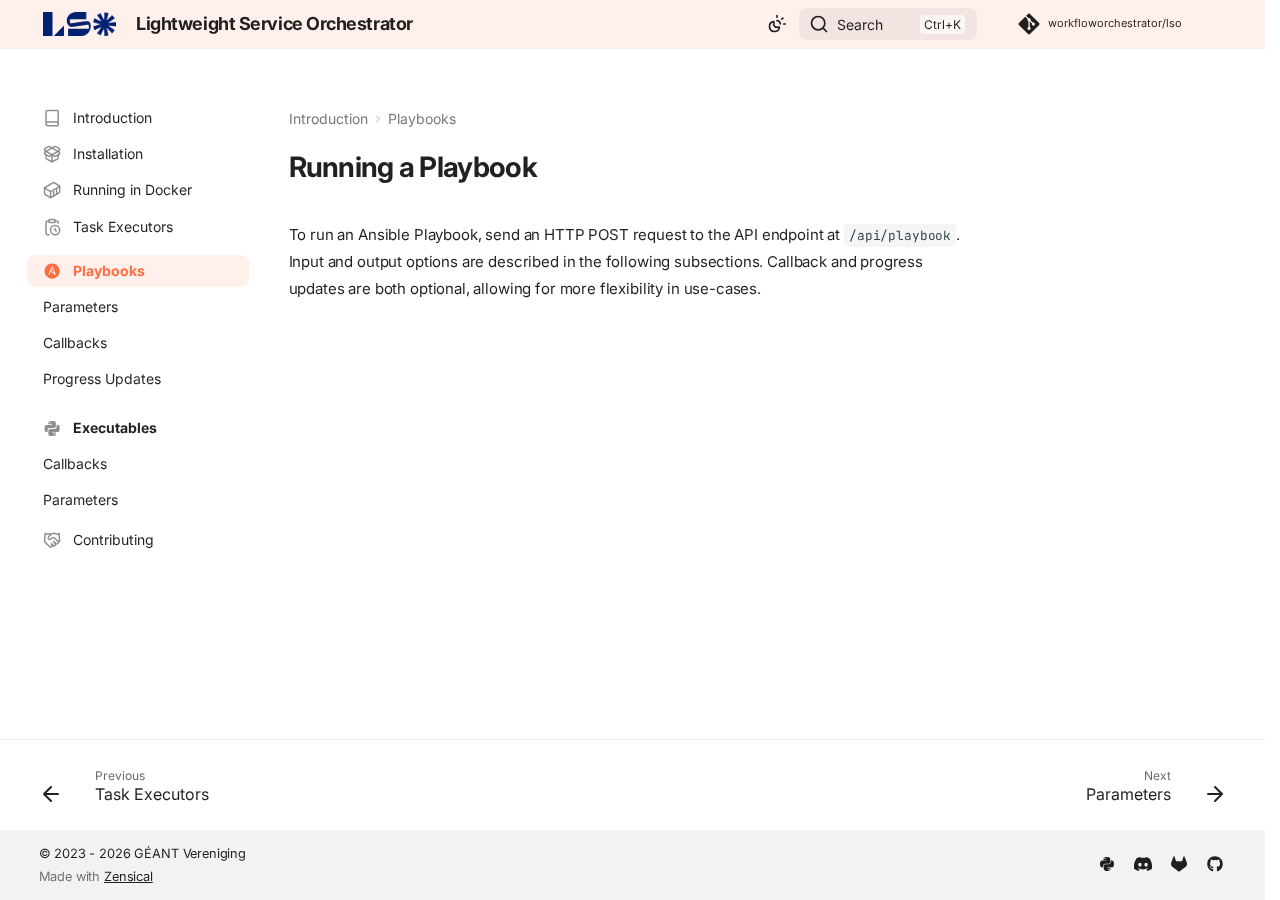
<file: playbooks/index.html>
<!doctype html>
<html lang="en" class="no-js">
  <head>
    
      <meta charset="utf-8">
      <meta name="viewport" content="width=device-width,initial-scale=1">
      
        <meta name="description" content="A Lightweight Service Orchestrator for remotely executing Ansible playbooks and (Python) scripts.">
      
      
        <meta name="author" content="GÉANT Orchestration and Automation Team">
      
      
        <link rel="canonical" href="https://workfloworchestrator.org/lso/playbooks/">
      
      
        <link rel="prev" href="../executors/">
      
      
        <link rel="next" href="./parameters/">
      
      
        
      
      
      <link rel="icon" href="../img/favicon.png">
      <meta name="generator" content="zensical-0.0.32">
    
    
      
        <title>Running a Playbook - Lightweight Service Orchestrator</title>
      
    
    
      
        
      
      <link rel="stylesheet" href="../assets/stylesheets/modern/main.53a7feaf.min.css">
      
        
          
        
        <link rel="stylesheet" href="../assets/stylesheets/modern/palette.dfe2e883.min.css">
      
      


    
    
      
    
    
      
        
        
        <link rel="preconnect" href="https://fonts.gstatic.com" crossorigin>
        <link rel="stylesheet" href="https://fonts.googleapis.com/css?family=Inter:300,300i,400,400i,500,500i,700,700i%7CJetBrains+Mono:400,400i,700,700i&display=fallback">
        <style>:root{--md-text-font:"Inter";--md-code-font:"JetBrains Mono"}</style>
      
    
    
      <link rel="stylesheet" href="../css/extra.css">
    
    <script>__md_scope=new URL("..",location),__md_hash=e=>[...e].reduce(((e,t)=>(e<<5)-e+t.charCodeAt(0)),0),__md_get=(e,t=localStorage,a=__md_scope)=>JSON.parse(t.getItem(a.pathname+"."+e)),__md_set=(e,t,a=localStorage,_=__md_scope)=>{try{a.setItem(_.pathname+"."+e,JSON.stringify(t))}catch(e){}},document.documentElement.setAttribute("data-platform",navigator.platform)</script>
    
      

    
    
  </head>
  
  
    
    
      
    
    
    
    
    <body dir="ltr" data-md-color-scheme="default" data-md-color-primary="indigo" data-md-color-accent="deep-orange">
  
    
    <input class="md-toggle" data-md-toggle="drawer" type="checkbox" id="__drawer" autocomplete="off">
    <input class="md-toggle" data-md-toggle="search" type="checkbox" id="__search" autocomplete="off">
    <label class="md-overlay" for="__drawer" aria-label="Navigation"></label>
    <div data-md-component="skip">
      
        
        <a href="#running-a-playbook" class="md-skip">
          Skip to content
        </a>
      
    </div>
    <div data-md-component="announce">
      
    </div>
    
    
      

  

<header class="md-header md-header--shadow" data-md-component="header">
  <nav class="md-header__inner md-grid" aria-label="Header">
    <a href="./.." title="Lightweight Service Orchestrator" class="md-header__button md-logo" aria-label="Lightweight Service Orchestrator" data-md-component="logo">
      
  <img src="../img/logo.png" alt="Lightweight Service Orchestrator">

    </a>
    <label class="md-header__button md-icon" for="__drawer" aria-label="Navigation">
      
      <svg xmlns="http://www.w3.org/2000/svg" fill="none" stroke="currentColor" stroke-linecap="round" stroke-linejoin="round" stroke-width="2" class="lucide lucide-menu" viewBox="0 0 24 24"><path d="M4 5h16M4 12h16M4 19h16"/></svg>
    </label>
    <div class="md-header__title" data-md-component="header-title">
      <div class="md-header__ellipsis">
        <div class="md-header__topic">
          <span class="md-ellipsis">
            Lightweight Service Orchestrator
          </span>
        </div>
        <div class="md-header__topic" data-md-component="header-topic">
          <span class="md-ellipsis">
            
              Running a Playbook
            
          </span>
        </div>
      </div>
    </div>
    
      
        <form class="md-header__option" data-md-component="palette">
  
    
    
    
    <input class="md-option" data-md-color-media="(prefers-color-scheme)" data-md-color-scheme="default" data-md-color-primary="indigo" data-md-color-accent="deep-orange"  aria-label="Switch to light mode"  type="radio" name="__palette" id="__palette_0">
    
      <label class="md-header__button md-icon" title="Switch to light mode" for="__palette_1" hidden>
        <svg xmlns="http://www.w3.org/2000/svg" fill="none" stroke="currentColor" stroke-linecap="round" stroke-linejoin="round" stroke-width="2" class="lucide lucide-sun-moon" viewBox="0 0 24 24"><path d="M12 2v2M14.837 16.385a6 6 0 1 1-7.223-7.222c.624-.147.97.66.715 1.248a4 4 0 0 0 5.26 5.259c.589-.255 1.396.09 1.248.715M16 12a4 4 0 0 0-4-4M19 5l-1.256 1.256M20 12h2"/></svg>
      </label>
    
  
    
    
    
    <input class="md-option" data-md-color-media="(prefers-color-scheme: light)" data-md-color-scheme="default" data-md-color-primary="indigo" data-md-color-accent="deep-orange"  aria-label="Switch to dark mode"  type="radio" name="__palette" id="__palette_1">
    
      <label class="md-header__button md-icon" title="Switch to dark mode" for="__palette_2" hidden>
        <svg xmlns="http://www.w3.org/2000/svg" fill="none" stroke="currentColor" stroke-linecap="round" stroke-linejoin="round" stroke-width="2" class="lucide lucide-sun" viewBox="0 0 24 24"><circle cx="12" cy="12" r="4"/><path d="M12 2v2M12 20v2M4.93 4.93l1.41 1.41M17.66 17.66l1.41 1.41M2 12h2M20 12h2M6.34 17.66l-1.41 1.41M19.07 4.93l-1.41 1.41"/></svg>
      </label>
    
  
    
    
    
    <input class="md-option" data-md-color-media="(prefers-color-scheme: dark)" data-md-color-scheme="slate" data-md-color-primary="indigo" data-md-color-accent="deep-orange"  aria-label="Switch to system preference"  type="radio" name="__palette" id="__palette_2">
    
      <label class="md-header__button md-icon" title="Switch to system preference" for="__palette_0" hidden>
        <svg xmlns="http://www.w3.org/2000/svg" fill="none" stroke="currentColor" stroke-linecap="round" stroke-linejoin="round" stroke-width="2" class="lucide lucide-moon" viewBox="0 0 24 24"><path d="M20.985 12.486a9 9 0 1 1-9.473-9.472c.405-.022.617.46.402.803a6 6 0 0 0 8.268 8.268c.344-.215.825-.004.803.401"/></svg>
      </label>
    
  
</form>
      
    
    
      <script>var palette=__md_get("__palette");if(palette&&palette.color){if("(prefers-color-scheme)"===palette.color.media){var media=matchMedia("(prefers-color-scheme: light)"),input=document.querySelector(media.matches?"[data-md-color-media='(prefers-color-scheme: light)']":"[data-md-color-media='(prefers-color-scheme: dark)']");palette.color.media=input.getAttribute("data-md-color-media"),palette.color.scheme=input.getAttribute("data-md-color-scheme"),palette.color.primary=input.getAttribute("data-md-color-primary"),palette.color.accent=input.getAttribute("data-md-color-accent")}for(var[key,value]of Object.entries(palette.color))document.body.setAttribute("data-md-color-"+key,value)}</script>
    
    
    
      
      
        <label class="md-header__button md-icon" for="__search" aria-label="Search">
          
          <svg xmlns="http://www.w3.org/2000/svg" fill="none" stroke="currentColor" stroke-linecap="round" stroke-linejoin="round" stroke-width="2" class="lucide lucide-search" viewBox="0 0 24 24"><path d="m21 21-4.34-4.34"/><circle cx="11" cy="11" r="8"/></svg>
        </label>
        <div class="md-search" data-md-component="search" role="dialog" aria-label="Search">
  <button type="button" class="md-search__button">
    Search
  </button>
</div>
      
    
    <div class="md-header__source">
      
        <a href="https://github.com/workfloworchestrator/lso" title="Go to repository" class="md-source" data-md-component="source">
  <div class="md-source__icon md-icon">
    
    <svg xmlns="http://www.w3.org/2000/svg" viewBox="0 0 448 512"><!--! Font Awesome Free 7.2.0 by @fontawesome - https://fontawesome.com License - https://fontawesome.com/license/free (Icons: CC BY 4.0, Fonts: SIL OFL 1.1, Code: MIT License) Copyright 2026 Fonticons, Inc.--><path fill="currentColor" d="M439.6 236.1 244 40.5c-5.4-5.5-12.8-8.5-20.4-8.5s-15 3-20.4 8.4L162.5 81l51.5 51.5c27.1-9.1 52.7 16.8 43.4 43.7l49.7 49.7c34.2-11.8 61.2 31 35.5 56.7-26.5 26.5-70.2-2.9-56-37.3L240.3 199v121.9c25.3 12.5 22.3 41.8 9.1 55-6.4 6.4-15.2 10.1-24.3 10.1s-17.8-3.6-24.3-10.1c-17.6-17.6-11.1-46.9 11.2-56v-123c-20.8-8.5-24.6-30.7-18.6-45L142.6 101 8.5 235.1C3 240.6 0 247.9 0 255.5s3 15 8.5 20.4l195.6 195.7c5.4 5.4 12.7 8.4 20.4 8.4s15-3 20.4-8.4l194.7-194.7c5.4-5.4 8.4-12.8 8.4-20.4s-3-15-8.4-20.4"/></svg>
  </div>
  <div class="md-source__repository">
    workfloworchestrator/lso
  </div>
</a>
      
    </div>
  </nav>
  
</header>
    
    <div class="md-container" data-md-component="container">
      
      
        
          
        
      
      <main class="md-main" data-md-component="main">
        <div class="md-main__inner md-grid">
          
            
              
              <div class="md-sidebar md-sidebar--primary" data-md-component="sidebar" data-md-type="navigation" >
                <div class="md-sidebar__scrollwrap">
                  <div class="md-sidebar__inner">
                    



<nav class="md-nav md-nav--primary" aria-label="Navigation" data-md-level="0">
  <label class="md-nav__title" for="__drawer">
    <a href="./.." title="Lightweight Service Orchestrator" class="md-nav__button md-logo" aria-label="Lightweight Service Orchestrator" data-md-component="logo">
      
  <img src="../img/logo.png" alt="Lightweight Service Orchestrator">

    </a>
    Lightweight Service Orchestrator
  </label>
  
    <div class="md-nav__source">
      <a href="https://github.com/workfloworchestrator/lso" title="Go to repository" class="md-source" data-md-component="source">
  <div class="md-source__icon md-icon">
    
    <svg xmlns="http://www.w3.org/2000/svg" viewBox="0 0 448 512"><!--! Font Awesome Free 7.2.0 by @fontawesome - https://fontawesome.com License - https://fontawesome.com/license/free (Icons: CC BY 4.0, Fonts: SIL OFL 1.1, Code: MIT License) Copyright 2026 Fonticons, Inc.--><path fill="currentColor" d="M439.6 236.1 244 40.5c-5.4-5.5-12.8-8.5-20.4-8.5s-15 3-20.4 8.4L162.5 81l51.5 51.5c27.1-9.1 52.7 16.8 43.4 43.7l49.7 49.7c34.2-11.8 61.2 31 35.5 56.7-26.5 26.5-70.2-2.9-56-37.3L240.3 199v121.9c25.3 12.5 22.3 41.8 9.1 55-6.4 6.4-15.2 10.1-24.3 10.1s-17.8-3.6-24.3-10.1c-17.6-17.6-11.1-46.9 11.2-56v-123c-20.8-8.5-24.6-30.7-18.6-45L142.6 101 8.5 235.1C3 240.6 0 247.9 0 255.5s3 15 8.5 20.4l195.6 195.7c5.4 5.4 12.7 8.4 20.4 8.4s15-3 20.4-8.4l194.7-194.7c5.4-5.4 8.4-12.8 8.4-20.4s-3-15-8.4-20.4"/></svg>
  </div>
  <div class="md-source__repository">
    workfloworchestrator/lso
  </div>
</a>
    </div>
  
  <ul class="md-nav__list" data-md-scrollfix>
    
      
      
  
  
  
  
    <li class="md-nav__item">
      <a href="./.." class="md-nav__link">
        
  
  
    <svg xmlns="http://www.w3.org/2000/svg" fill="none" stroke="currentColor" stroke-linecap="round" stroke-linejoin="round" stroke-width="2" class="lucide lucide-book" viewBox="0 0 24 24"><path d="M4 19.5v-15A2.5 2.5 0 0 1 6.5 2H19a1 1 0 0 1 1 1v18a1 1 0 0 1-1 1H6.5a1 1 0 0 1 0-5H20"/></svg>
  
  <span class="md-ellipsis">
    
  
    Introduction
  

    
  </span>
  
  

      </a>
    </li>
  

    
      
      
  
  
  
  
    <li class="md-nav__item">
      <a href="../installation/" class="md-nav__link">
        
  
  
    <svg xmlns="http://www.w3.org/2000/svg" fill="none" stroke="currentColor" stroke-linecap="round" stroke-linejoin="round" stroke-width="2" class="lucide lucide-package-open" viewBox="0 0 24 24"><path d="M12 22v-9M15.17 2.21a1.67 1.67 0 0 1 1.63 0L21 4.57a1.93 1.93 0 0 1 0 3.36L8.82 14.79a1.66 1.66 0 0 1-1.64 0L3 12.43a1.93 1.93 0 0 1 0-3.36z"/><path d="M20 13v3.87a2.06 2.06 0 0 1-1.11 1.83l-6 3.08a1.93 1.93 0 0 1-1.78 0l-6-3.08A2.06 2.06 0 0 1 4 16.87V13"/><path d="M21 12.43a1.93 1.93 0 0 0 0-3.36L8.83 2.2a1.64 1.64 0 0 0-1.63 0L3 4.57a1.93 1.93 0 0 0 0 3.36l12.18 6.86a1.64 1.64 0 0 0 1.63 0z"/></svg>
  
  <span class="md-ellipsis">
    
  
    Installation
  

    
  </span>
  
  

      </a>
    </li>
  

    
      
      
  
  
  
  
    <li class="md-nav__item">
      <a href="../docker/" class="md-nav__link">
        
  
  
    <svg xmlns="http://www.w3.org/2000/svg" fill="none" stroke="currentColor" stroke-linecap="round" stroke-linejoin="round" stroke-width="2" class="lucide lucide-container" viewBox="0 0 24 24"><path d="M22 7.7c0-.6-.4-1.2-.8-1.5l-6.3-3.9a1.72 1.72 0 0 0-1.7 0l-10.3 6c-.5.2-.9.8-.9 1.4v6.6c0 .5.4 1.2.8 1.5l6.3 3.9a1.72 1.72 0 0 0 1.7 0l10.3-6c.5-.3.9-1 .9-1.5Z"/><path d="M10 21.9V14L2.1 9.1M10 14l11.9-6.9M14 19.8v-8.1M18 17.5V9.4"/></svg>
  
  <span class="md-ellipsis">
    
  
    Running in Docker
  

    
  </span>
  
  

      </a>
    </li>
  

    
      
      
  
  
  
  
    <li class="md-nav__item">
      <a href="../executors/" class="md-nav__link">
        
  
  
    <svg xmlns="http://www.w3.org/2000/svg" fill="none" stroke="currentColor" stroke-linecap="round" stroke-linejoin="round" stroke-width="2" class="lucide lucide-clipboard-clock" viewBox="0 0 24 24"><path d="M16 14v2.2l1.6 1M16 4h2a2 2 0 0 1 2 2v.832M8 4H6a2 2 0 0 0-2 2v14a2 2 0 0 0 2 2h2"/><circle cx="16" cy="16" r="6"/><rect width="8" height="4" x="8" y="2" rx="1"/></svg>
  
  <span class="md-ellipsis">
    
  
    Task Executors
  

    
  </span>
  
  

      </a>
    </li>
  

    
      
      
  
  
    
  
  
  
    
    
      
        
          
        
      
        
      
        
      
        
      
    
    
    
      
        
        
      
    
    
      
    
    <li class="md-nav__item md-nav__item--active md-nav__item--section md-nav__item--nested">
      
        
        
        <input class="md-nav__toggle md-toggle " type="checkbox" id="__nav_5" checked>
        
          
          <div class="md-nav__link md-nav__container">
            <a href="././" class="md-nav__link md-nav__link--active">
              
  
  
    <svg xmlns="http://www.w3.org/2000/svg" viewBox="0 0 24 24"><path d="M12 2C6.5 2 2 6.5 2 12s4.5 10 10 10 10-4.5 10-10S17.5 2 12 2m4.1 15c-.19 0-.34-.1-.55-.27l-5.16-4.17-1.73 4.34H7.17l4.37-10.51c.11-.28.35-.42.63-.42s.5.14.62.42l3.98 9.58c.04.11.07.22.07.29-.01.42-.34.74-.74.74m-3.93-8.89 2.59 6.39-3.91-3.08z"/></svg>
  
  <span class="md-ellipsis">
    
  
    Playbooks
  

    
  </span>
  
  

            </a>
            
              
              <label class="md-nav__link md-nav__link--active" for="__nav_5" id="__nav_5_label" tabindex="">
                <span class="md-nav__icon md-icon"></span>
              </label>
            
          </div>
        
        <nav class="md-nav" data-md-level="1" aria-labelledby="__nav_5_label" aria-expanded="true">
          <label class="md-nav__title" for="__nav_5">
            <span class="md-nav__icon md-icon"></span>
            
  
    Playbooks
  

          </label>
          <ul class="md-nav__list" data-md-scrollfix>
            
              
            
              
                
  
  
  
  
    <li class="md-nav__item">
      <a href="./parameters/" class="md-nav__link">
        
  
  
  <span class="md-ellipsis">
    
  
    Parameters
  

    
  </span>
  
  

      </a>
    </li>
  

              
            
              
                
  
  
  
  
    <li class="md-nav__item">
      <a href="./callback/" class="md-nav__link">
        
  
  
  <span class="md-ellipsis">
    
  
    Callbacks
  

    
  </span>
  
  

      </a>
    </li>
  

              
            
              
                
  
  
  
  
    <li class="md-nav__item">
      <a href="./updates/" class="md-nav__link">
        
  
  
  <span class="md-ellipsis">
    
  
    Progress Updates
  

    
  </span>
  
  

      </a>
    </li>
  

              
            
          </ul>
        </nav>
      
    </li>
  

    
      
      
  
  
  
  
    
    
      
        
          
        
      
        
      
        
      
    
    
    
      
        
        
      
    
    
      
    
    <li class="md-nav__item md-nav__item--section md-nav__item--nested">
      
        
        
        <input class="md-nav__toggle md-toggle " type="checkbox" id="__nav_6" >
        
          
          <div class="md-nav__link md-nav__container">
            <a href="../executables/" class="md-nav__link ">
              
  
  
    <svg xmlns="http://www.w3.org/2000/svg" viewBox="0 0 24 24"><path d="M19.14 7.5A2.86 2.86 0 0 1 22 10.36v3.78A2.86 2.86 0 0 1 19.14 17H12c0 .39.32.96.71.96H17v1.68a2.86 2.86 0 0 1-2.86 2.86H9.86A2.86 2.86 0 0 1 7 19.64v-3.75a2.85 2.85 0 0 1 2.86-2.85h5.25a2.85 2.85 0 0 0 2.85-2.86V7.5zm-4.28 11.79c-.4 0-.72.3-.72.89s.32.71.72.71a.71.71 0 0 0 .71-.71c0-.59-.32-.89-.71-.89m-10-1.79A2.86 2.86 0 0 1 2 14.64v-3.78A2.86 2.86 0 0 1 4.86 8H12c0-.39-.32-.96-.71-.96H7V5.36A2.86 2.86 0 0 1 9.86 2.5h4.28A2.86 2.86 0 0 1 17 5.36v3.75a2.85 2.85 0 0 1-2.86 2.85H8.89a2.85 2.85 0 0 0-2.85 2.86v2.68zM9.14 5.71c.4 0 .72-.3.72-.89s-.32-.71-.72-.71c-.39 0-.71.12-.71.71s.32.89.71.89"/></svg>
  
  <span class="md-ellipsis">
    
  
    Executables
  

    
  </span>
  
  

            </a>
            
              
              <label class="md-nav__link " for="__nav_6" id="__nav_6_label" tabindex="">
                <span class="md-nav__icon md-icon"></span>
              </label>
            
          </div>
        
        <nav class="md-nav" data-md-level="1" aria-labelledby="__nav_6_label" aria-expanded="false">
          <label class="md-nav__title" for="__nav_6">
            <span class="md-nav__icon md-icon"></span>
            
  
    Executables
  

          </label>
          <ul class="md-nav__list" data-md-scrollfix>
            
              
            
              
                
  
  
  
  
    <li class="md-nav__item">
      <a href="../executables/callback/" class="md-nav__link">
        
  
  
  <span class="md-ellipsis">
    
  
    Callbacks
  

    
  </span>
  
  

      </a>
    </li>
  

              
            
              
                
  
  
  
  
    <li class="md-nav__item">
      <a href="../executables/parameters/" class="md-nav__link">
        
  
  
  <span class="md-ellipsis">
    
  
    Parameters
  

    
  </span>
  
  

      </a>
    </li>
  

              
            
          </ul>
        </nav>
      
    </li>
  

    
      
      
  
  
  
  
    <li class="md-nav__item">
      <a href="../contributing/" class="md-nav__link">
        
  
  
    <svg xmlns="http://www.w3.org/2000/svg" fill="none" stroke="currentColor" stroke-linecap="round" stroke-linejoin="round" stroke-width="2" class="lucide lucide-handshake" viewBox="0 0 24 24"><path d="m11 17 2 2a1 1 0 1 0 3-3"/><path d="m14 14 2.5 2.5a1 1 0 1 0 3-3l-3.88-3.88a3 3 0 0 0-4.24 0l-.88.88a1 1 0 1 1-3-3l2.81-2.81a5.79 5.79 0 0 1 7.06-.87l.47.28a2 2 0 0 0 1.42.25L21 4"/><path d="m21 3 1 11h-2M3 3 2 14l6.5 6.5a1 1 0 1 0 3-3M3 4h8"/></svg>
  
  <span class="md-ellipsis">
    
  
    Contributing
  

    
  </span>
  
  

      </a>
    </li>
  

    
  </ul>
</nav>
                  </div>
                </div>
              </div>
            
            
              
              <div class="md-sidebar md-sidebar--secondary" data-md-component="sidebar" data-md-type="toc" >
                <div class="md-sidebar__scrollwrap">
                  
                    
                    
                    
                      
                    
                    
                  
                  <div class="md-sidebar__inner">
                    


<nav class="md-nav md-nav--secondary" aria-label="On this page">
  
  
  
    
  
  
</nav>
                  </div>
                </div>
              </div>
            
          
          
            <div class="md-content" data-md-component="content">
              
                



  


  <nav class="md-path" aria-label="Navigation" >
    <ol class="md-path__list">
      
        
  
  
    <li class="md-path__item">
      <a href="./.." class="md-path__link">
        
  <span class="md-ellipsis">
    Introduction
  </span>

      </a>
    </li>
  

      
      
        
  
  
    
    
      <li class="md-path__item">
        <a href="././" class="md-path__link">
          
  <span class="md-ellipsis">
    Playbooks
  </span>

        </a>
      </li>
    
  

      
    </ol>
  </nav>

              
              <article class="md-content__inner md-typeset">
                
                  
  
  


<h1 id="running-a-playbook">Running a Playbook</h1>
<p>To run an Ansible Playbook, send an HTTP POST request to the API endpoint at <code>/api/playbook</code>. Input and output options
are described in the following subsections. Callback and progress updates are both optional, allowing for more
flexibility in use-cases.</p>









  
  






                
              </article>
            </div>
          
          
  <script>var tabs=__md_get("__tabs");if(Array.isArray(tabs))e:for(var set of document.querySelectorAll(".tabbed-set")){var labels=set.querySelector(".tabbed-labels");for(var tab of tabs)for(var label of labels.getElementsByTagName("label"))if(label.innerText.trim()===tab){var input=document.getElementById(label.htmlFor);input.checked=!0;continue e}}</script>

<script>var target=document.getElementById(location.hash.slice(1));target&&target.name&&(target.checked=target.name.startsWith("__tabbed_"))</script>
        </div>
        
          <button type="button" class="md-top md-icon" data-md-component="top" hidden>
  
  <svg xmlns="http://www.w3.org/2000/svg" fill="none" stroke="currentColor" stroke-linecap="round" stroke-linejoin="round" stroke-width="2" class="lucide lucide-circle-arrow-up" viewBox="0 0 24 24"><circle cx="12" cy="12" r="10"/><path d="m16 12-4-4-4 4M12 16V8"/></svg>
  Back to top
</button>
        
      </main>
      
        <footer class="md-footer">
  
    
      
      <nav class="md-footer__inner md-grid" aria-label="Footer" >
        
          
          <a href="../executors/" class="md-footer__link md-footer__link--prev" aria-label="Previous: Task Executors">
            <div class="md-footer__button md-icon">
              
              <svg xmlns="http://www.w3.org/2000/svg" fill="none" stroke="currentColor" stroke-linecap="round" stroke-linejoin="round" stroke-width="2" class="lucide lucide-arrow-left" viewBox="0 0 24 24"><path d="m12 19-7-7 7-7M19 12H5"/></svg>
            </div>
            <div class="md-footer__title">
              <span class="md-footer__direction">
                Previous
              </span>
              <div class="md-ellipsis">
                Task Executors
              </div>
            </div>
          </a>
        
        
          
          <a href="./parameters/" class="md-footer__link md-footer__link--next" aria-label="Next: Parameters">
            <div class="md-footer__title">
              <span class="md-footer__direction">
                Next
              </span>
              <div class="md-ellipsis">
                Parameters
              </div>
            </div>
            <div class="md-footer__button md-icon">
              
              <svg xmlns="http://www.w3.org/2000/svg" fill="none" stroke="currentColor" stroke-linecap="round" stroke-linejoin="round" stroke-width="2" class="lucide lucide-arrow-right" viewBox="0 0 24 24"><path d="M5 12h14M12 5l7 7-7 7"/></svg>
            </div>
          </a>
        
      </nav>
    
  
  <div class="md-footer-meta md-typeset">
    <div class="md-footer-meta__inner md-grid">
      <div class="md-copyright">
  
    <div class="md-copyright__highlight">
      &copy; 2023 - 2026 GÉANT Vereniging
    </div>
  
  
    Made with
    <a href="https://zensical.org/" target="_blank" rel="noopener">
      Zensical
    </a>
  
</div>
      
        
<div class="md-social">
  
    
    
    
    
    <a href="https://pypi.org/project/orchestrator-lso" target="_blank" rel="noopener" title="LSO on PyPI" class="md-social__link">
      <svg xmlns="http://www.w3.org/2000/svg" viewBox="0 0 448 512"><!--! Font Awesome Free 7.2.0 by @fontawesome - https://fontawesome.com License - https://fontawesome.com/license/free (Icons: CC BY 4.0, Fonts: SIL OFL 1.1, Code: MIT License) Copyright 2026 Fonticons, Inc.--><path fill="currentColor" d="M439.8 200.5c-7.7-30.9-22.3-54.2-53.4-54.2h-40.1v47.4c0 36.8-31.2 67.8-66.8 67.8H172.7c-29.2 0-53.4 25-53.4 54.3v101.8c0 29 25.2 46 53.4 54.3 33.8 9.9 66.3 11.7 106.8 0 26.9-7.8 53.4-23.5 53.4-54.3v-40.7H226.2v-13.6h160.2c31.1 0 42.6-21.7 53.4-54.2 11.2-33.5 10.7-65.7 0-108.6M286.2 444.7a20.4 20.4 0 1 1 0-40.7 20.4 20.4 0 1 1 0 40.7M167.8 248.1h106.8c29.7 0 53.4-24.5 53.4-54.3V91.9c0-29-24.4-50.7-53.4-55.6-35.8-5.9-74.7-5.6-106.8.1-45.2 8-53.4 24.7-53.4 55.6v40.7h106.9v13.6h-147c-31.1 0-58.3 18.7-66.8 54.2-9.8 40.7-10.2 66.1 0 108.6 7.6 31.6 25.7 54.2 56.8 54.2H101v-48.8c0-35.3 30.5-66.4 66.8-66.4m-6.6-183.4a20.4 20.4 0 1 1 0 40.8 20.4 20.4 0 1 1 0-40.8"/></svg>
    </a>
  
    
    
    
    
    <a href="https://discord.gg/fQkQn5ajFR" target="_blank" rel="noopener" title="WFO on Discord" class="md-social__link">
      <svg xmlns="http://www.w3.org/2000/svg" viewBox="0 0 576 512"><!--! Font Awesome Free 7.2.0 by @fontawesome - https://fontawesome.com License - https://fontawesome.com/license/free (Icons: CC BY 4.0, Fonts: SIL OFL 1.1, Code: MIT License) Copyright 2026 Fonticons, Inc.--><path fill="currentColor" d="M492.5 69.8c-.2-.3-.4-.6-.8-.7-38.1-17.5-78.4-30-119.7-37.1-.4-.1-.8 0-1.1.1s-.6.4-.8.8c-5.5 9.9-10.5 20.2-14.9 30.6-44.6-6.8-89.9-6.8-134.4 0-4.5-10.5-9.5-20.7-15.1-30.6-.2-.3-.5-.6-.8-.8s-.7-.2-1.1-.2C162.5 39 122.2 51.5 84.1 69c-.3.1-.6.4-.8.7C7.1 183.5-13.8 294.6-3.6 404.2c0 .3.1.5.2.8s.3.4.5.6c44.4 32.9 94 58 146.8 74.2.4.1.8.1 1.1 0s.7-.4.9-.7c11.3-15.4 21.4-31.8 30-48.8.1-.2.2-.5.2-.8s0-.5-.1-.8-.2-.5-.4-.6-.4-.3-.7-.4c-15.8-6.1-31.2-13.4-45.9-21.9-.3-.2-.5-.4-.7-.6s-.3-.6-.3-.9 0-.6.2-.9.3-.5.6-.7c3.1-2.3 6.2-4.7 9.1-7.1.3-.2.6-.4.9-.4s.7 0 1 .1c96.2 43.9 200.4 43.9 295.5 0 .3-.1.7-.2 1-.2s.7.2.9.4c2.9 2.4 6 4.9 9.1 7.2.2.2.4.4.6.7s.2.6.2.9-.1.6-.3.9-.4.5-.6.6c-14.7 8.6-30 15.9-45.9 21.8-.2.1-.5.2-.7.4s-.3.4-.4.7-.1.5-.1.8.1.5.2.8c8.8 17 18.8 33.3 30 48.8.2.3.6.6.9.7s.8.1 1.1 0c52.9-16.2 102.6-41.3 147.1-74.2.2-.2.4-.4.5-.6s.2-.5.2-.8c12.3-126.8-20.5-236.9-86.9-334.5zm-302 267.7c-29 0-52.8-26.6-52.8-59.2s23.4-59.2 52.8-59.2c29.7 0 53.3 26.8 52.8 59.2 0 32.7-23.4 59.2-52.8 59.2m195.4 0c-29 0-52.8-26.6-52.8-59.2s23.4-59.2 52.8-59.2c29.7 0 53.3 26.8 52.8 59.2 0 32.7-23.2 59.2-52.8 59.2"/></svg>
    </a>
  
    
    
    
    
    <a href="https://gitlab.software.geant.org/goat" target="_blank" rel="noopener" title="GÉANT Orchestration and Automation Team GitLab" class="md-social__link">
      <svg xmlns="http://www.w3.org/2000/svg" viewBox="0 0 512 512"><!--! Font Awesome Free 7.2.0 by @fontawesome - https://fontawesome.com License - https://fontawesome.com/license/free (Icons: CC BY 4.0, Fonts: SIL OFL 1.1, Code: MIT License) Copyright 2026 Fonticons, Inc.--><path fill="currentColor" d="m504 204.6-.7-1.8L433.6 21c-1.4-3.6-3.9-6.6-7.2-8.6-2.4-1.6-5.1-2.5-8-2.8s-5.7.1-8.4 1.1-5.1 2.7-7.1 4.8c-1.9 2.1-3.3 4.7-4.1 7.4l-47 144H161.3l-47.1-144c-.8-2.8-2.2-5.3-4.1-7.4-2-2.1-4.4-3.7-7.1-4.8-2.6-1-5.5-1.4-8.4-1.1s-5.6 1.2-8 2.8c-3.2 2-5.8 5.1-7.2 8.6L9.8 202.8l-.8 1.8c-10 26.2-11.3 55-3.5 82 7.7 26.9 24 50.7 46.4 67.6l.3.2.6.4 106 79.5c38.5 29.1 66.7 50.3 84.6 63.9 3.7 1.9 8.3 4.3 13 4.3s9.3-2.4 13-4.3c17.9-13.5 46.1-34.9 84.6-63.9l106.7-79.9.3-.3c22.4-16.9 38.7-40.6 45.6-67.5 8.6-27 7.4-55.8-2.6-82"/></svg>
    </a>
  
    
    
    
    
    <a href="https://github.com/geant" target="_blank" rel="noopener" title="GÉANT Project GitHub" class="md-social__link">
      <svg xmlns="http://www.w3.org/2000/svg" viewBox="0 0 512 512"><!--! Font Awesome Free 7.2.0 by @fontawesome - https://fontawesome.com License - https://fontawesome.com/license/free (Icons: CC BY 4.0, Fonts: SIL OFL 1.1, Code: MIT License) Copyright 2026 Fonticons, Inc.--><path fill="currentColor" d="M173.9 397.4c0 2-2.3 3.6-5.2 3.6-3.3.3-5.6-1.3-5.6-3.6 0-2 2.3-3.6 5.2-3.6 3-.3 5.6 1.3 5.6 3.6m-31.1-4.5c-.7 2 1.3 4.3 4.3 4.9 2.6 1 5.6 0 6.2-2s-1.3-4.3-4.3-5.2c-2.6-.7-5.5.3-6.2 2.3m44.2-1.7c-2.9.7-4.9 2.6-4.6 4.9.3 2 2.9 3.3 5.9 2.6 2.9-.7 4.9-2.6 4.6-4.6-.3-1.9-3-3.2-5.9-2.9M252.8 8C114.1 8 8 113.3 8 252c0 110.9 69.8 205.8 169.5 239.2 12.8 2.3 17.3-5.6 17.3-12.1 0-6.2-.3-40.4-.3-61.4 0 0-70 15-84.7-29.8 0 0-11.4-29.1-27.8-36.6 0 0-22.9-15.7 1.6-15.4 0 0 24.9 2 38.6 25.8 21.9 38.6 58.6 27.5 72.9 20.9 2.3-16 8.8-27.1 16-33.7-55.9-6.2-112.3-14.3-112.3-110.5 0-27.5 7.6-41.3 23.6-58.9-2.6-6.5-11.1-33.3 2.6-67.9 20.9-6.5 69 27 69 27 20-5.6 41.5-8.5 62.8-8.5s42.8 2.9 62.8 8.5c0 0 48.1-33.6 69-27 13.7 34.7 5.2 61.4 2.6 67.9 16 17.7 25.8 31.5 25.8 58.9 0 96.5-58.9 104.2-114.8 110.5 9.2 7.9 17 22.9 17 46.4 0 33.7-.3 75.4-.3 83.6 0 6.5 4.6 14.4 17.3 12.1C436.2 457.8 504 362.9 504 252 504 113.3 391.5 8 252.8 8M105.2 352.9c-1.3 1-1 3.3.7 5.2 1.6 1.6 3.9 2.3 5.2 1 1.3-1 1-3.3-.7-5.2-1.6-1.6-3.9-2.3-5.2-1m-10.8-8.1c-.7 1.3.3 2.9 2.3 3.9 1.6 1 3.6.7 4.3-.7.7-1.3-.3-2.9-2.3-3.9-2-.6-3.6-.3-4.3.7m32.4 35.6c-1.6 1.3-1 4.3 1.3 6.2 2.3 2.3 5.2 2.6 6.5 1 1.3-1.3.7-4.3-1.3-6.2-2.2-2.3-5.2-2.6-6.5-1m-11.4-14.7c-1.6 1-1.6 3.6 0 5.9s4.3 3.3 5.6 2.3c1.6-1.3 1.6-3.9 0-6.2-1.4-2.3-4-3.3-5.6-2"/></svg>
    </a>
  
</div>
      
    </div>
  </div>
</footer>
      
    </div>
    <div class="md-dialog" data-md-component="dialog">
      <div class="md-dialog__inner md-typeset"></div>
    </div>
    
    
    
      
      
      <script id="__config" type="application/json">{"annotate":null,"base":"..","features":["content.code.annotate","content.code.copy","content.code.select","content.footnote.tooltips","content.tabs.link","content.tooltips","navigation.footer","navigation.indexes","navigation.instant","navigation.instant.prefetch","navigation.path","navigation.prune","navigation.sections","navigation.top","toc.follow"],"search":"../assets/javascripts/workers/search.e2d2d235.min.js","tags":null,"translations":{"clipboard.copied":"Copied to clipboard","clipboard.copy":"Copy to clipboard","search.result.more.one":"1 more on this page","search.result.more.other":"# more on this page","search.result.none":"No matching documents","search.result.one":"1 matching document","search.result.other":"# matching documents","search.result.placeholder":"Type to start searching","search.result.term.missing":"Missing","select.version":"Select version"},"version":null}</script>
    
    
      <script src="../assets/javascripts/bundle.91a19a9e.min.js"></script>
      
    
  </body>
</html>
</file>
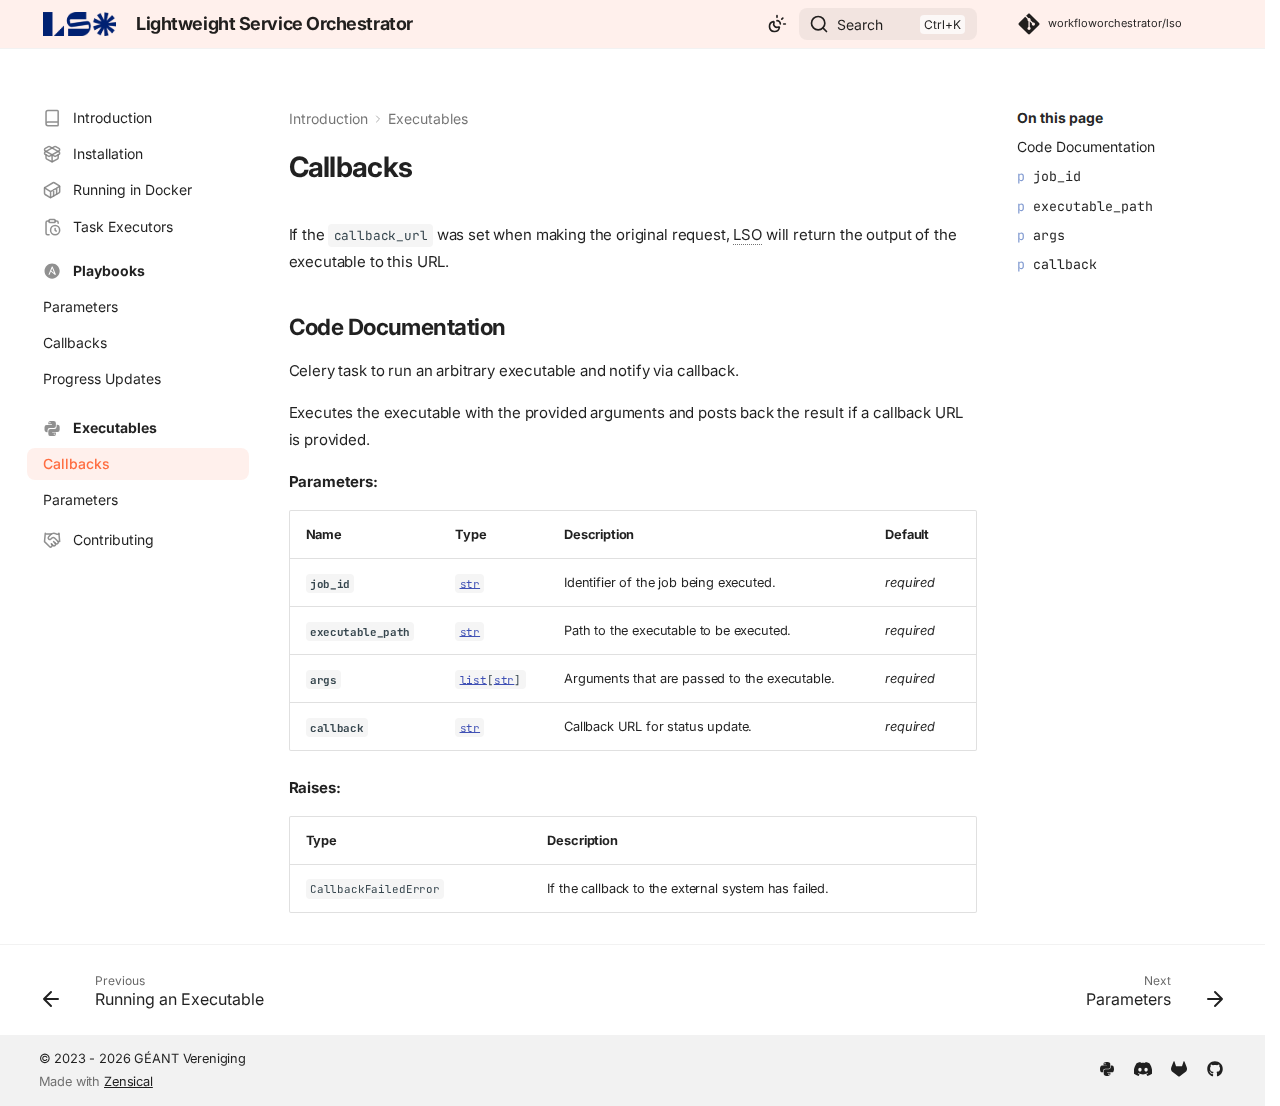
<file: executables/callback/index.html>
<!doctype html>
<html lang="en" class="no-js">
  <head>
    
      <meta charset="utf-8">
      <meta name="viewport" content="width=device-width,initial-scale=1">
      
        <meta name="description" content="A Lightweight Service Orchestrator for remotely executing Ansible playbooks and (Python) scripts.">
      
      
        <meta name="author" content="GÉANT Orchestration and Automation Team">
      
      
        <link rel="canonical" href="https://workfloworchestrator.org/lso/executables/callback/">
      
      
        <link rel="prev" href="../">
      
      
        <link rel="next" href="../parameters/">
      
      
        
      
      
      <link rel="icon" href="../../img/favicon.png">
      <meta name="generator" content="zensical-0.0.32">
    
    
      
        <title>Callbacks - Lightweight Service Orchestrator</title>
      
    
    
      
        
      
      <link rel="stylesheet" href="../../assets/stylesheets/modern/main.53a7feaf.min.css">
      
        
          
        
        <link rel="stylesheet" href="../../assets/stylesheets/modern/palette.dfe2e883.min.css">
      
      


    
    
      
    
    
      
        
        
        <link rel="preconnect" href="https://fonts.gstatic.com" crossorigin>
        <link rel="stylesheet" href="https://fonts.googleapis.com/css?family=Inter:300,300i,400,400i,500,500i,700,700i%7CJetBrains+Mono:400,400i,700,700i&display=fallback">
        <style>:root{--md-text-font:"Inter";--md-code-font:"JetBrains Mono"}</style>
      
    
    
      <link rel="stylesheet" href="../../css/extra.css">
    
    <script>__md_scope=new URL("../..",location),__md_hash=e=>[...e].reduce(((e,t)=>(e<<5)-e+t.charCodeAt(0)),0),__md_get=(e,t=localStorage,a=__md_scope)=>JSON.parse(t.getItem(a.pathname+"."+e)),__md_set=(e,t,a=localStorage,_=__md_scope)=>{try{a.setItem(_.pathname+"."+e,JSON.stringify(t))}catch(e){}},document.documentElement.setAttribute("data-platform",navigator.platform)</script>
    
      

    
    
  </head>
  
  
    
    
      
    
    
    
    
    <body dir="ltr" data-md-color-scheme="default" data-md-color-primary="indigo" data-md-color-accent="deep-orange">
  
    
    <input class="md-toggle" data-md-toggle="drawer" type="checkbox" id="__drawer" autocomplete="off">
    <input class="md-toggle" data-md-toggle="search" type="checkbox" id="__search" autocomplete="off">
    <label class="md-overlay" for="__drawer" aria-label="Navigation"></label>
    <div data-md-component="skip">
      
        
        <a href="#callbacks" class="md-skip">
          Skip to content
        </a>
      
    </div>
    <div data-md-component="announce">
      
    </div>
    
    
      

  

<header class="md-header md-header--shadow" data-md-component="header">
  <nav class="md-header__inner md-grid" aria-label="Header">
    <a href="../.." title="Lightweight Service Orchestrator" class="md-header__button md-logo" aria-label="Lightweight Service Orchestrator" data-md-component="logo">
      
  <img src="../../img/logo.png" alt="Lightweight Service Orchestrator">

    </a>
    <label class="md-header__button md-icon" for="__drawer" aria-label="Navigation">
      
      <svg xmlns="http://www.w3.org/2000/svg" fill="none" stroke="currentColor" stroke-linecap="round" stroke-linejoin="round" stroke-width="2" class="lucide lucide-menu" viewBox="0 0 24 24"><path d="M4 5h16M4 12h16M4 19h16"/></svg>
    </label>
    <div class="md-header__title" data-md-component="header-title">
      <div class="md-header__ellipsis">
        <div class="md-header__topic">
          <span class="md-ellipsis">
            Lightweight Service Orchestrator
          </span>
        </div>
        <div class="md-header__topic" data-md-component="header-topic">
          <span class="md-ellipsis">
            
              Callbacks
            
          </span>
        </div>
      </div>
    </div>
    
      
        <form class="md-header__option" data-md-component="palette">
  
    
    
    
    <input class="md-option" data-md-color-media="(prefers-color-scheme)" data-md-color-scheme="default" data-md-color-primary="indigo" data-md-color-accent="deep-orange"  aria-label="Switch to light mode"  type="radio" name="__palette" id="__palette_0">
    
      <label class="md-header__button md-icon" title="Switch to light mode" for="__palette_1" hidden>
        <svg xmlns="http://www.w3.org/2000/svg" fill="none" stroke="currentColor" stroke-linecap="round" stroke-linejoin="round" stroke-width="2" class="lucide lucide-sun-moon" viewBox="0 0 24 24"><path d="M12 2v2M14.837 16.385a6 6 0 1 1-7.223-7.222c.624-.147.97.66.715 1.248a4 4 0 0 0 5.26 5.259c.589-.255 1.396.09 1.248.715M16 12a4 4 0 0 0-4-4M19 5l-1.256 1.256M20 12h2"/></svg>
      </label>
    
  
    
    
    
    <input class="md-option" data-md-color-media="(prefers-color-scheme: light)" data-md-color-scheme="default" data-md-color-primary="indigo" data-md-color-accent="deep-orange"  aria-label="Switch to dark mode"  type="radio" name="__palette" id="__palette_1">
    
      <label class="md-header__button md-icon" title="Switch to dark mode" for="__palette_2" hidden>
        <svg xmlns="http://www.w3.org/2000/svg" fill="none" stroke="currentColor" stroke-linecap="round" stroke-linejoin="round" stroke-width="2" class="lucide lucide-sun" viewBox="0 0 24 24"><circle cx="12" cy="12" r="4"/><path d="M12 2v2M12 20v2M4.93 4.93l1.41 1.41M17.66 17.66l1.41 1.41M2 12h2M20 12h2M6.34 17.66l-1.41 1.41M19.07 4.93l-1.41 1.41"/></svg>
      </label>
    
  
    
    
    
    <input class="md-option" data-md-color-media="(prefers-color-scheme: dark)" data-md-color-scheme="slate" data-md-color-primary="indigo" data-md-color-accent="deep-orange"  aria-label="Switch to system preference"  type="radio" name="__palette" id="__palette_2">
    
      <label class="md-header__button md-icon" title="Switch to system preference" for="__palette_0" hidden>
        <svg xmlns="http://www.w3.org/2000/svg" fill="none" stroke="currentColor" stroke-linecap="round" stroke-linejoin="round" stroke-width="2" class="lucide lucide-moon" viewBox="0 0 24 24"><path d="M20.985 12.486a9 9 0 1 1-9.473-9.472c.405-.022.617.46.402.803a6 6 0 0 0 8.268 8.268c.344-.215.825-.004.803.401"/></svg>
      </label>
    
  
</form>
      
    
    
      <script>var palette=__md_get("__palette");if(palette&&palette.color){if("(prefers-color-scheme)"===palette.color.media){var media=matchMedia("(prefers-color-scheme: light)"),input=document.querySelector(media.matches?"[data-md-color-media='(prefers-color-scheme: light)']":"[data-md-color-media='(prefers-color-scheme: dark)']");palette.color.media=input.getAttribute("data-md-color-media"),palette.color.scheme=input.getAttribute("data-md-color-scheme"),palette.color.primary=input.getAttribute("data-md-color-primary"),palette.color.accent=input.getAttribute("data-md-color-accent")}for(var[key,value]of Object.entries(palette.color))document.body.setAttribute("data-md-color-"+key,value)}</script>
    
    
    
      
      
        <label class="md-header__button md-icon" for="__search" aria-label="Search">
          
          <svg xmlns="http://www.w3.org/2000/svg" fill="none" stroke="currentColor" stroke-linecap="round" stroke-linejoin="round" stroke-width="2" class="lucide lucide-search" viewBox="0 0 24 24"><path d="m21 21-4.34-4.34"/><circle cx="11" cy="11" r="8"/></svg>
        </label>
        <div class="md-search" data-md-component="search" role="dialog" aria-label="Search">
  <button type="button" class="md-search__button">
    Search
  </button>
</div>
      
    
    <div class="md-header__source">
      
        <a href="https://github.com/workfloworchestrator/lso" title="Go to repository" class="md-source" data-md-component="source">
  <div class="md-source__icon md-icon">
    
    <svg xmlns="http://www.w3.org/2000/svg" viewBox="0 0 448 512"><!--! Font Awesome Free 7.2.0 by @fontawesome - https://fontawesome.com License - https://fontawesome.com/license/free (Icons: CC BY 4.0, Fonts: SIL OFL 1.1, Code: MIT License) Copyright 2026 Fonticons, Inc.--><path fill="currentColor" d="M439.6 236.1 244 40.5c-5.4-5.5-12.8-8.5-20.4-8.5s-15 3-20.4 8.4L162.5 81l51.5 51.5c27.1-9.1 52.7 16.8 43.4 43.7l49.7 49.7c34.2-11.8 61.2 31 35.5 56.7-26.5 26.5-70.2-2.9-56-37.3L240.3 199v121.9c25.3 12.5 22.3 41.8 9.1 55-6.4 6.4-15.2 10.1-24.3 10.1s-17.8-3.6-24.3-10.1c-17.6-17.6-11.1-46.9 11.2-56v-123c-20.8-8.5-24.6-30.7-18.6-45L142.6 101 8.5 235.1C3 240.6 0 247.9 0 255.5s3 15 8.5 20.4l195.6 195.7c5.4 5.4 12.7 8.4 20.4 8.4s15-3 20.4-8.4l194.7-194.7c5.4-5.4 8.4-12.8 8.4-20.4s-3-15-8.4-20.4"/></svg>
  </div>
  <div class="md-source__repository">
    workfloworchestrator/lso
  </div>
</a>
      
    </div>
  </nav>
  
</header>
    
    <div class="md-container" data-md-component="container">
      
      
        
          
        
      
      <main class="md-main" data-md-component="main">
        <div class="md-main__inner md-grid">
          
            
              
              <div class="md-sidebar md-sidebar--primary" data-md-component="sidebar" data-md-type="navigation" >
                <div class="md-sidebar__scrollwrap">
                  <div class="md-sidebar__inner">
                    



<nav class="md-nav md-nav--primary" aria-label="Navigation" data-md-level="0">
  <label class="md-nav__title" for="__drawer">
    <a href="../.." title="Lightweight Service Orchestrator" class="md-nav__button md-logo" aria-label="Lightweight Service Orchestrator" data-md-component="logo">
      
  <img src="../../img/logo.png" alt="Lightweight Service Orchestrator">

    </a>
    Lightweight Service Orchestrator
  </label>
  
    <div class="md-nav__source">
      <a href="https://github.com/workfloworchestrator/lso" title="Go to repository" class="md-source" data-md-component="source">
  <div class="md-source__icon md-icon">
    
    <svg xmlns="http://www.w3.org/2000/svg" viewBox="0 0 448 512"><!--! Font Awesome Free 7.2.0 by @fontawesome - https://fontawesome.com License - https://fontawesome.com/license/free (Icons: CC BY 4.0, Fonts: SIL OFL 1.1, Code: MIT License) Copyright 2026 Fonticons, Inc.--><path fill="currentColor" d="M439.6 236.1 244 40.5c-5.4-5.5-12.8-8.5-20.4-8.5s-15 3-20.4 8.4L162.5 81l51.5 51.5c27.1-9.1 52.7 16.8 43.4 43.7l49.7 49.7c34.2-11.8 61.2 31 35.5 56.7-26.5 26.5-70.2-2.9-56-37.3L240.3 199v121.9c25.3 12.5 22.3 41.8 9.1 55-6.4 6.4-15.2 10.1-24.3 10.1s-17.8-3.6-24.3-10.1c-17.6-17.6-11.1-46.9 11.2-56v-123c-20.8-8.5-24.6-30.7-18.6-45L142.6 101 8.5 235.1C3 240.6 0 247.9 0 255.5s3 15 8.5 20.4l195.6 195.7c5.4 5.4 12.7 8.4 20.4 8.4s15-3 20.4-8.4l194.7-194.7c5.4-5.4 8.4-12.8 8.4-20.4s-3-15-8.4-20.4"/></svg>
  </div>
  <div class="md-source__repository">
    workfloworchestrator/lso
  </div>
</a>
    </div>
  
  <ul class="md-nav__list" data-md-scrollfix>
    
      
      
  
  
  
  
    <li class="md-nav__item">
      <a href="../.." class="md-nav__link">
        
  
  
    <svg xmlns="http://www.w3.org/2000/svg" fill="none" stroke="currentColor" stroke-linecap="round" stroke-linejoin="round" stroke-width="2" class="lucide lucide-book" viewBox="0 0 24 24"><path d="M4 19.5v-15A2.5 2.5 0 0 1 6.5 2H19a1 1 0 0 1 1 1v18a1 1 0 0 1-1 1H6.5a1 1 0 0 1 0-5H20"/></svg>
  
  <span class="md-ellipsis">
    
  
    Introduction
  

    
  </span>
  
  

      </a>
    </li>
  

    
      
      
  
  
  
  
    <li class="md-nav__item">
      <a href="../../installation/" class="md-nav__link">
        
  
  
    <svg xmlns="http://www.w3.org/2000/svg" fill="none" stroke="currentColor" stroke-linecap="round" stroke-linejoin="round" stroke-width="2" class="lucide lucide-package-open" viewBox="0 0 24 24"><path d="M12 22v-9M15.17 2.21a1.67 1.67 0 0 1 1.63 0L21 4.57a1.93 1.93 0 0 1 0 3.36L8.82 14.79a1.66 1.66 0 0 1-1.64 0L3 12.43a1.93 1.93 0 0 1 0-3.36z"/><path d="M20 13v3.87a2.06 2.06 0 0 1-1.11 1.83l-6 3.08a1.93 1.93 0 0 1-1.78 0l-6-3.08A2.06 2.06 0 0 1 4 16.87V13"/><path d="M21 12.43a1.93 1.93 0 0 0 0-3.36L8.83 2.2a1.64 1.64 0 0 0-1.63 0L3 4.57a1.93 1.93 0 0 0 0 3.36l12.18 6.86a1.64 1.64 0 0 0 1.63 0z"/></svg>
  
  <span class="md-ellipsis">
    
  
    Installation
  

    
  </span>
  
  

      </a>
    </li>
  

    
      
      
  
  
  
  
    <li class="md-nav__item">
      <a href="../../docker/" class="md-nav__link">
        
  
  
    <svg xmlns="http://www.w3.org/2000/svg" fill="none" stroke="currentColor" stroke-linecap="round" stroke-linejoin="round" stroke-width="2" class="lucide lucide-container" viewBox="0 0 24 24"><path d="M22 7.7c0-.6-.4-1.2-.8-1.5l-6.3-3.9a1.72 1.72 0 0 0-1.7 0l-10.3 6c-.5.2-.9.8-.9 1.4v6.6c0 .5.4 1.2.8 1.5l6.3 3.9a1.72 1.72 0 0 0 1.7 0l10.3-6c.5-.3.9-1 .9-1.5Z"/><path d="M10 21.9V14L2.1 9.1M10 14l11.9-6.9M14 19.8v-8.1M18 17.5V9.4"/></svg>
  
  <span class="md-ellipsis">
    
  
    Running in Docker
  

    
  </span>
  
  

      </a>
    </li>
  

    
      
      
  
  
  
  
    <li class="md-nav__item">
      <a href="../../executors/" class="md-nav__link">
        
  
  
    <svg xmlns="http://www.w3.org/2000/svg" fill="none" stroke="currentColor" stroke-linecap="round" stroke-linejoin="round" stroke-width="2" class="lucide lucide-clipboard-clock" viewBox="0 0 24 24"><path d="M16 14v2.2l1.6 1M16 4h2a2 2 0 0 1 2 2v.832M8 4H6a2 2 0 0 0-2 2v14a2 2 0 0 0 2 2h2"/><circle cx="16" cy="16" r="6"/><rect width="8" height="4" x="8" y="2" rx="1"/></svg>
  
  <span class="md-ellipsis">
    
  
    Task Executors
  

    
  </span>
  
  

      </a>
    </li>
  

    
      
      
  
  
  
  
    
    
      
        
          
        
      
        
      
        
      
        
      
    
    
    
      
        
        
      
    
    
      
    
    <li class="md-nav__item md-nav__item--section md-nav__item--nested">
      
        
        
        <input class="md-nav__toggle md-toggle " type="checkbox" id="__nav_5" >
        
          
          <div class="md-nav__link md-nav__container">
            <a href="../../playbooks/" class="md-nav__link ">
              
  
  
    <svg xmlns="http://www.w3.org/2000/svg" viewBox="0 0 24 24"><path d="M12 2C6.5 2 2 6.5 2 12s4.5 10 10 10 10-4.5 10-10S17.5 2 12 2m4.1 15c-.19 0-.34-.1-.55-.27l-5.16-4.17-1.73 4.34H7.17l4.37-10.51c.11-.28.35-.42.63-.42s.5.14.62.42l3.98 9.58c.04.11.07.22.07.29-.01.42-.34.74-.74.74m-3.93-8.89 2.59 6.39-3.91-3.08z"/></svg>
  
  <span class="md-ellipsis">
    
  
    Playbooks
  

    
  </span>
  
  

            </a>
            
              
              <label class="md-nav__link " for="__nav_5" id="__nav_5_label" tabindex="">
                <span class="md-nav__icon md-icon"></span>
              </label>
            
          </div>
        
        <nav class="md-nav" data-md-level="1" aria-labelledby="__nav_5_label" aria-expanded="false">
          <label class="md-nav__title" for="__nav_5">
            <span class="md-nav__icon md-icon"></span>
            
  
    Playbooks
  

          </label>
          <ul class="md-nav__list" data-md-scrollfix>
            
              
            
              
                
  
  
  
  
    <li class="md-nav__item">
      <a href="../../playbooks/parameters/" class="md-nav__link">
        
  
  
  <span class="md-ellipsis">
    
  
    Parameters
  

    
  </span>
  
  

      </a>
    </li>
  

              
            
              
                
  
  
  
  
    <li class="md-nav__item">
      <a href="../../playbooks/callback/" class="md-nav__link">
        
  
  
  <span class="md-ellipsis">
    
  
    Callbacks
  

    
  </span>
  
  

      </a>
    </li>
  

              
            
              
                
  
  
  
  
    <li class="md-nav__item">
      <a href="../../playbooks/updates/" class="md-nav__link">
        
  
  
  <span class="md-ellipsis">
    
  
    Progress Updates
  

    
  </span>
  
  

      </a>
    </li>
  

              
            
          </ul>
        </nav>
      
    </li>
  

    
      
      
  
  
    
  
  
  
    
    
      
        
          
        
      
        
      
        
      
    
    
    
      
        
        
      
    
    
      
    
    <li class="md-nav__item md-nav__item--active md-nav__item--section md-nav__item--nested">
      
        
        
        <input class="md-nav__toggle md-toggle " type="checkbox" id="__nav_6" checked>
        
          
          <div class="md-nav__link md-nav__container">
            <a href="../" class="md-nav__link ">
              
  
  
    <svg xmlns="http://www.w3.org/2000/svg" viewBox="0 0 24 24"><path d="M19.14 7.5A2.86 2.86 0 0 1 22 10.36v3.78A2.86 2.86 0 0 1 19.14 17H12c0 .39.32.96.71.96H17v1.68a2.86 2.86 0 0 1-2.86 2.86H9.86A2.86 2.86 0 0 1 7 19.64v-3.75a2.85 2.85 0 0 1 2.86-2.85h5.25a2.85 2.85 0 0 0 2.85-2.86V7.5zm-4.28 11.79c-.4 0-.72.3-.72.89s.32.71.72.71a.71.71 0 0 0 .71-.71c0-.59-.32-.89-.71-.89m-10-1.79A2.86 2.86 0 0 1 2 14.64v-3.78A2.86 2.86 0 0 1 4.86 8H12c0-.39-.32-.96-.71-.96H7V5.36A2.86 2.86 0 0 1 9.86 2.5h4.28A2.86 2.86 0 0 1 17 5.36v3.75a2.85 2.85 0 0 1-2.86 2.85H8.89a2.85 2.85 0 0 0-2.85 2.86v2.68zM9.14 5.71c.4 0 .72-.3.72-.89s-.32-.71-.72-.71c-.39 0-.71.12-.71.71s.32.89.71.89"/></svg>
  
  <span class="md-ellipsis">
    
  
    Executables
  

    
  </span>
  
  

            </a>
            
              
              <label class="md-nav__link " for="__nav_6" id="__nav_6_label" tabindex="">
                <span class="md-nav__icon md-icon"></span>
              </label>
            
          </div>
        
        <nav class="md-nav" data-md-level="1" aria-labelledby="__nav_6_label" aria-expanded="true">
          <label class="md-nav__title" for="__nav_6">
            <span class="md-nav__icon md-icon"></span>
            
  
    Executables
  

          </label>
          <ul class="md-nav__list" data-md-scrollfix>
            
              
            
              
                
  
  
    
  
  
  
    <li class="md-nav__item md-nav__item--active">
      
      
      
      
        
      
      
        <label class="md-nav__link md-nav__link--active" for="__toc">
          
  
  
  <span class="md-ellipsis">
    
  
    Callbacks
  

    
  </span>
  
  

          <span class="md-nav__icon md-icon"></span>
        </label>
      
      <a href="././" class="md-nav__link md-nav__link--active">
        
  
  
  <span class="md-ellipsis">
    
  
    Callbacks
  

    
  </span>
  
  

      </a>
      
        


<nav class="md-nav md-nav--secondary" aria-label="On this page">
  
  
  
    
  
  
    <label class="md-nav__title" for="__toc">
      <span class="md-nav__icon md-icon"></span>
      On this page
    </label>
    <ul class="md-nav__list" data-md-component="toc" data-md-scrollfix>
      
        <li class="md-nav__item">
  <a href="#code-documentation" class="md-nav__link">
    <span class="md-ellipsis">
      
        Code Documentation
      
    </span>
  </a>
  
</li>
      
        <li class="md-nav__item">
  <a href="#lso.tasks.run_executable_proc_task(job_id)" class="md-nav__link">
    <span class="md-ellipsis">
      
        <code class="doc-symbol doc-symbol-toc doc-symbol-parameter"></code>&nbsp;job_id
      
    </span>
  </a>
  
</li>
      
        <li class="md-nav__item">
  <a href="#lso.tasks.run_executable_proc_task(executable_path)" class="md-nav__link">
    <span class="md-ellipsis">
      
        <code class="doc-symbol doc-symbol-toc doc-symbol-parameter"></code>&nbsp;executable_path
      
    </span>
  </a>
  
</li>
      
        <li class="md-nav__item">
  <a href="#lso.tasks.run_executable_proc_task(args)" class="md-nav__link">
    <span class="md-ellipsis">
      
        <code class="doc-symbol doc-symbol-toc doc-symbol-parameter"></code>&nbsp;args
      
    </span>
  </a>
  
</li>
      
        <li class="md-nav__item">
  <a href="#lso.tasks.run_executable_proc_task(callback)" class="md-nav__link">
    <span class="md-ellipsis">
      
        <code class="doc-symbol doc-symbol-toc doc-symbol-parameter"></code>&nbsp;callback
      
    </span>
  </a>
  
</li>
      
    </ul>
  
</nav>
      
    </li>
  

              
            
              
                
  
  
  
  
    <li class="md-nav__item">
      <a href="../parameters/" class="md-nav__link">
        
  
  
  <span class="md-ellipsis">
    
  
    Parameters
  

    
  </span>
  
  

      </a>
    </li>
  

              
            
          </ul>
        </nav>
      
    </li>
  

    
      
      
  
  
  
  
    <li class="md-nav__item">
      <a href="../../contributing/" class="md-nav__link">
        
  
  
    <svg xmlns="http://www.w3.org/2000/svg" fill="none" stroke="currentColor" stroke-linecap="round" stroke-linejoin="round" stroke-width="2" class="lucide lucide-handshake" viewBox="0 0 24 24"><path d="m11 17 2 2a1 1 0 1 0 3-3"/><path d="m14 14 2.5 2.5a1 1 0 1 0 3-3l-3.88-3.88a3 3 0 0 0-4.24 0l-.88.88a1 1 0 1 1-3-3l2.81-2.81a5.79 5.79 0 0 1 7.06-.87l.47.28a2 2 0 0 0 1.42.25L21 4"/><path d="m21 3 1 11h-2M3 3 2 14l6.5 6.5a1 1 0 1 0 3-3M3 4h8"/></svg>
  
  <span class="md-ellipsis">
    
  
    Contributing
  

    
  </span>
  
  

      </a>
    </li>
  

    
  </ul>
</nav>
                  </div>
                </div>
              </div>
            
            
              
              <div class="md-sidebar md-sidebar--secondary" data-md-component="sidebar" data-md-type="toc" >
                <div class="md-sidebar__scrollwrap">
                  
                    
                    
                    
                      
                    
                    
                      <input class="md-nav__toggle md-toggle" type="checkbox" id="__toc">
                      <div class="md-sidebar-button__wrapper">
                        <label class="md-sidebar-button" for="__toc"></label>
                      </div>
                    
                  
                  <div class="md-sidebar__inner">
                    


<nav class="md-nav md-nav--secondary" aria-label="On this page">
  
  
  
    
  
  
    <label class="md-nav__title" for="__toc">
      <span class="md-nav__icon md-icon"></span>
      On this page
    </label>
    <ul class="md-nav__list" data-md-component="toc" data-md-scrollfix>
      
        <li class="md-nav__item">
  <a href="#code-documentation" class="md-nav__link">
    <span class="md-ellipsis">
      
        Code Documentation
      
    </span>
  </a>
  
</li>
      
        <li class="md-nav__item">
  <a href="#lso.tasks.run_executable_proc_task(job_id)" class="md-nav__link">
    <span class="md-ellipsis">
      
        <code class="doc-symbol doc-symbol-toc doc-symbol-parameter"></code>&nbsp;job_id
      
    </span>
  </a>
  
</li>
      
        <li class="md-nav__item">
  <a href="#lso.tasks.run_executable_proc_task(executable_path)" class="md-nav__link">
    <span class="md-ellipsis">
      
        <code class="doc-symbol doc-symbol-toc doc-symbol-parameter"></code>&nbsp;executable_path
      
    </span>
  </a>
  
</li>
      
        <li class="md-nav__item">
  <a href="#lso.tasks.run_executable_proc_task(args)" class="md-nav__link">
    <span class="md-ellipsis">
      
        <code class="doc-symbol doc-symbol-toc doc-symbol-parameter"></code>&nbsp;args
      
    </span>
  </a>
  
</li>
      
        <li class="md-nav__item">
  <a href="#lso.tasks.run_executable_proc_task(callback)" class="md-nav__link">
    <span class="md-ellipsis">
      
        <code class="doc-symbol doc-symbol-toc doc-symbol-parameter"></code>&nbsp;callback
      
    </span>
  </a>
  
</li>
      
    </ul>
  
</nav>
                  </div>
                </div>
              </div>
            
          
          
            <div class="md-content" data-md-component="content">
              
                



  


  <nav class="md-path" aria-label="Navigation" >
    <ol class="md-path__list">
      
        
  
  
    <li class="md-path__item">
      <a href="../.." class="md-path__link">
        
  <span class="md-ellipsis">
    Introduction
  </span>

      </a>
    </li>
  

      
      
        
  
  
    
    
      <li class="md-path__item">
        <a href="../" class="md-path__link">
          
  <span class="md-ellipsis">
    Executables
  </span>

        </a>
      </li>
    
  

      
    </ol>
  </nav>

              
              <article class="md-content__inner md-typeset">
                
                  
  
  


<h1 id="callbacks">Callbacks</h1>
<p>If the <code>callback_url</code> was set when making the original request, <abbr title="Lightweight Service Orchestrator">LSO</abbr> will return the output of the executable to this
URL.</p>
<h2 id="code-documentation">Code Documentation</h2>


<div class="doc doc-object doc-function">




    <div class="doc doc-contents first">

        <p>Celery task to run an arbitrary executable and notify via callback.</p>
<p>Executes the executable with the provided arguments and posts back the result if a callback URL is provided.</p>


<p><span class="doc-section-title">Parameters:</span></p>
    <table>
      <thead>
        <tr>
          <th>Name</th>
          <th>Type</th>
          <th>Description</th>
          <th>Default</th>
        </tr>
      </thead>
      <tbody>
          <tr class="doc-section-item">
            <td>
<h2 id="lso.tasks.run_executable_proc_task(job_id)" class="doc doc-heading doc-heading-parameter">                  <code>job_id</code>
</h2>            </td>
            <td>
                  <code><a class="autorefs autorefs-external" href="https://docs.python.org/3/library/stdtypes.html#str">str</a></code>
            </td>
            <td>
              <div class="doc-md-description">
                <p>Identifier of the job being executed.</p>
              </div>
            </td>
            <td>
                <em>required</em>
            </td>
          </tr>
          <tr class="doc-section-item">
            <td>
<h2 id="lso.tasks.run_executable_proc_task(executable_path)" class="doc doc-heading doc-heading-parameter">                  <code>executable_path</code>
</h2>            </td>
            <td>
                  <code><a class="autorefs autorefs-external" href="https://docs.python.org/3/library/stdtypes.html#str">str</a></code>
            </td>
            <td>
              <div class="doc-md-description">
                <p>Path to the executable to be executed.</p>
              </div>
            </td>
            <td>
                <em>required</em>
            </td>
          </tr>
          <tr class="doc-section-item">
            <td>
<h2 id="lso.tasks.run_executable_proc_task(args)" class="doc doc-heading doc-heading-parameter">                  <code>args</code>
</h2>            </td>
            <td>
                  <code><a class="autorefs autorefs-external" href="https://docs.python.org/3/library/stdtypes.html#list">list</a>[<a class="autorefs autorefs-external" href="https://docs.python.org/3/library/stdtypes.html#str">str</a>]</code>
            </td>
            <td>
              <div class="doc-md-description">
                <p>Arguments that are passed to the executable.</p>
              </div>
            </td>
            <td>
                <em>required</em>
            </td>
          </tr>
          <tr class="doc-section-item">
            <td>
<h2 id="lso.tasks.run_executable_proc_task(callback)" class="doc doc-heading doc-heading-parameter">                  <code>callback</code>
</h2>            </td>
            <td>
                  <code><a class="autorefs autorefs-external" href="https://docs.python.org/3/library/stdtypes.html#str">str</a></code>
            </td>
            <td>
              <div class="doc-md-description">
                <p>Callback URL for status update.</p>
              </div>
            </td>
            <td>
                <em>required</em>
            </td>
          </tr>
      </tbody>
    </table>


<p><span class="doc-section-title">Raises:</span></p>
    <table>
      <thead>
        <tr>
          <th>Type</th>
          <th>Description</th>
        </tr>
      </thead>
      <tbody>
          <tr class="doc-section-item">
            <td>
                  <code><span title="lso.tasks.CallbackFailedError">CallbackFailedError</span></code>
            </td>
            <td>
              <div class="doc-md-description">
                <p>If the callback to the external system has failed.</p>
              </div>
            </td>
          </tr>
      </tbody>
    </table>


    </div>

</div>














                
              </article>
            </div>
          
          
  <script>var tabs=__md_get("__tabs");if(Array.isArray(tabs))e:for(var set of document.querySelectorAll(".tabbed-set")){var labels=set.querySelector(".tabbed-labels");for(var tab of tabs)for(var label of labels.getElementsByTagName("label"))if(label.innerText.trim()===tab){var input=document.getElementById(label.htmlFor);input.checked=!0;continue e}}</script>

<script>var target=document.getElementById(location.hash.slice(1));target&&target.name&&(target.checked=target.name.startsWith("__tabbed_"))</script>
        </div>
        
          <button type="button" class="md-top md-icon" data-md-component="top" hidden>
  
  <svg xmlns="http://www.w3.org/2000/svg" fill="none" stroke="currentColor" stroke-linecap="round" stroke-linejoin="round" stroke-width="2" class="lucide lucide-circle-arrow-up" viewBox="0 0 24 24"><circle cx="12" cy="12" r="10"/><path d="m16 12-4-4-4 4M12 16V8"/></svg>
  Back to top
</button>
        
      </main>
      
        <footer class="md-footer">
  
    
      
      <nav class="md-footer__inner md-grid" aria-label="Footer" >
        
          
          <a href="../" class="md-footer__link md-footer__link--prev" aria-label="Previous: Running an Executable">
            <div class="md-footer__button md-icon">
              
              <svg xmlns="http://www.w3.org/2000/svg" fill="none" stroke="currentColor" stroke-linecap="round" stroke-linejoin="round" stroke-width="2" class="lucide lucide-arrow-left" viewBox="0 0 24 24"><path d="m12 19-7-7 7-7M19 12H5"/></svg>
            </div>
            <div class="md-footer__title">
              <span class="md-footer__direction">
                Previous
              </span>
              <div class="md-ellipsis">
                Running an Executable
              </div>
            </div>
          </a>
        
        
          
          <a href="../parameters/" class="md-footer__link md-footer__link--next" aria-label="Next: Parameters">
            <div class="md-footer__title">
              <span class="md-footer__direction">
                Next
              </span>
              <div class="md-ellipsis">
                Parameters
              </div>
            </div>
            <div class="md-footer__button md-icon">
              
              <svg xmlns="http://www.w3.org/2000/svg" fill="none" stroke="currentColor" stroke-linecap="round" stroke-linejoin="round" stroke-width="2" class="lucide lucide-arrow-right" viewBox="0 0 24 24"><path d="M5 12h14M12 5l7 7-7 7"/></svg>
            </div>
          </a>
        
      </nav>
    
  
  <div class="md-footer-meta md-typeset">
    <div class="md-footer-meta__inner md-grid">
      <div class="md-copyright">
  
    <div class="md-copyright__highlight">
      &copy; 2023 - 2026 GÉANT Vereniging
    </div>
  
  
    Made with
    <a href="https://zensical.org/" target="_blank" rel="noopener">
      Zensical
    </a>
  
</div>
      
        
<div class="md-social">
  
    
    
    
    
    <a href="https://pypi.org/project/orchestrator-lso" target="_blank" rel="noopener" title="LSO on PyPI" class="md-social__link">
      <svg xmlns="http://www.w3.org/2000/svg" viewBox="0 0 448 512"><!--! Font Awesome Free 7.2.0 by @fontawesome - https://fontawesome.com License - https://fontawesome.com/license/free (Icons: CC BY 4.0, Fonts: SIL OFL 1.1, Code: MIT License) Copyright 2026 Fonticons, Inc.--><path fill="currentColor" d="M439.8 200.5c-7.7-30.9-22.3-54.2-53.4-54.2h-40.1v47.4c0 36.8-31.2 67.8-66.8 67.8H172.7c-29.2 0-53.4 25-53.4 54.3v101.8c0 29 25.2 46 53.4 54.3 33.8 9.9 66.3 11.7 106.8 0 26.9-7.8 53.4-23.5 53.4-54.3v-40.7H226.2v-13.6h160.2c31.1 0 42.6-21.7 53.4-54.2 11.2-33.5 10.7-65.7 0-108.6M286.2 444.7a20.4 20.4 0 1 1 0-40.7 20.4 20.4 0 1 1 0 40.7M167.8 248.1h106.8c29.7 0 53.4-24.5 53.4-54.3V91.9c0-29-24.4-50.7-53.4-55.6-35.8-5.9-74.7-5.6-106.8.1-45.2 8-53.4 24.7-53.4 55.6v40.7h106.9v13.6h-147c-31.1 0-58.3 18.7-66.8 54.2-9.8 40.7-10.2 66.1 0 108.6 7.6 31.6 25.7 54.2 56.8 54.2H101v-48.8c0-35.3 30.5-66.4 66.8-66.4m-6.6-183.4a20.4 20.4 0 1 1 0 40.8 20.4 20.4 0 1 1 0-40.8"/></svg>
    </a>
  
    
    
    
    
    <a href="https://discord.gg/fQkQn5ajFR" target="_blank" rel="noopener" title="WFO on Discord" class="md-social__link">
      <svg xmlns="http://www.w3.org/2000/svg" viewBox="0 0 576 512"><!--! Font Awesome Free 7.2.0 by @fontawesome - https://fontawesome.com License - https://fontawesome.com/license/free (Icons: CC BY 4.0, Fonts: SIL OFL 1.1, Code: MIT License) Copyright 2026 Fonticons, Inc.--><path fill="currentColor" d="M492.5 69.8c-.2-.3-.4-.6-.8-.7-38.1-17.5-78.4-30-119.7-37.1-.4-.1-.8 0-1.1.1s-.6.4-.8.8c-5.5 9.9-10.5 20.2-14.9 30.6-44.6-6.8-89.9-6.8-134.4 0-4.5-10.5-9.5-20.7-15.1-30.6-.2-.3-.5-.6-.8-.8s-.7-.2-1.1-.2C162.5 39 122.2 51.5 84.1 69c-.3.1-.6.4-.8.7C7.1 183.5-13.8 294.6-3.6 404.2c0 .3.1.5.2.8s.3.4.5.6c44.4 32.9 94 58 146.8 74.2.4.1.8.1 1.1 0s.7-.4.9-.7c11.3-15.4 21.4-31.8 30-48.8.1-.2.2-.5.2-.8s0-.5-.1-.8-.2-.5-.4-.6-.4-.3-.7-.4c-15.8-6.1-31.2-13.4-45.9-21.9-.3-.2-.5-.4-.7-.6s-.3-.6-.3-.9 0-.6.2-.9.3-.5.6-.7c3.1-2.3 6.2-4.7 9.1-7.1.3-.2.6-.4.9-.4s.7 0 1 .1c96.2 43.9 200.4 43.9 295.5 0 .3-.1.7-.2 1-.2s.7.2.9.4c2.9 2.4 6 4.9 9.1 7.2.2.2.4.4.6.7s.2.6.2.9-.1.6-.3.9-.4.5-.6.6c-14.7 8.6-30 15.9-45.9 21.8-.2.1-.5.2-.7.4s-.3.4-.4.7-.1.5-.1.8.1.5.2.8c8.8 17 18.8 33.3 30 48.8.2.3.6.6.9.7s.8.1 1.1 0c52.9-16.2 102.6-41.3 147.1-74.2.2-.2.4-.4.5-.6s.2-.5.2-.8c12.3-126.8-20.5-236.9-86.9-334.5zm-302 267.7c-29 0-52.8-26.6-52.8-59.2s23.4-59.2 52.8-59.2c29.7 0 53.3 26.8 52.8 59.2 0 32.7-23.4 59.2-52.8 59.2m195.4 0c-29 0-52.8-26.6-52.8-59.2s23.4-59.2 52.8-59.2c29.7 0 53.3 26.8 52.8 59.2 0 32.7-23.2 59.2-52.8 59.2"/></svg>
    </a>
  
    
    
    
    
    <a href="https://gitlab.software.geant.org/goat" target="_blank" rel="noopener" title="GÉANT Orchestration and Automation Team GitLab" class="md-social__link">
      <svg xmlns="http://www.w3.org/2000/svg" viewBox="0 0 512 512"><!--! Font Awesome Free 7.2.0 by @fontawesome - https://fontawesome.com License - https://fontawesome.com/license/free (Icons: CC BY 4.0, Fonts: SIL OFL 1.1, Code: MIT License) Copyright 2026 Fonticons, Inc.--><path fill="currentColor" d="m504 204.6-.7-1.8L433.6 21c-1.4-3.6-3.9-6.6-7.2-8.6-2.4-1.6-5.1-2.5-8-2.8s-5.7.1-8.4 1.1-5.1 2.7-7.1 4.8c-1.9 2.1-3.3 4.7-4.1 7.4l-47 144H161.3l-47.1-144c-.8-2.8-2.2-5.3-4.1-7.4-2-2.1-4.4-3.7-7.1-4.8-2.6-1-5.5-1.4-8.4-1.1s-5.6 1.2-8 2.8c-3.2 2-5.8 5.1-7.2 8.6L9.8 202.8l-.8 1.8c-10 26.2-11.3 55-3.5 82 7.7 26.9 24 50.7 46.4 67.6l.3.2.6.4 106 79.5c38.5 29.1 66.7 50.3 84.6 63.9 3.7 1.9 8.3 4.3 13 4.3s9.3-2.4 13-4.3c17.9-13.5 46.1-34.9 84.6-63.9l106.7-79.9.3-.3c22.4-16.9 38.7-40.6 45.6-67.5 8.6-27 7.4-55.8-2.6-82"/></svg>
    </a>
  
    
    
    
    
    <a href="https://github.com/geant" target="_blank" rel="noopener" title="GÉANT Project GitHub" class="md-social__link">
      <svg xmlns="http://www.w3.org/2000/svg" viewBox="0 0 512 512"><!--! Font Awesome Free 7.2.0 by @fontawesome - https://fontawesome.com License - https://fontawesome.com/license/free (Icons: CC BY 4.0, Fonts: SIL OFL 1.1, Code: MIT License) Copyright 2026 Fonticons, Inc.--><path fill="currentColor" d="M173.9 397.4c0 2-2.3 3.6-5.2 3.6-3.3.3-5.6-1.3-5.6-3.6 0-2 2.3-3.6 5.2-3.6 3-.3 5.6 1.3 5.6 3.6m-31.1-4.5c-.7 2 1.3 4.3 4.3 4.9 2.6 1 5.6 0 6.2-2s-1.3-4.3-4.3-5.2c-2.6-.7-5.5.3-6.2 2.3m44.2-1.7c-2.9.7-4.9 2.6-4.6 4.9.3 2 2.9 3.3 5.9 2.6 2.9-.7 4.9-2.6 4.6-4.6-.3-1.9-3-3.2-5.9-2.9M252.8 8C114.1 8 8 113.3 8 252c0 110.9 69.8 205.8 169.5 239.2 12.8 2.3 17.3-5.6 17.3-12.1 0-6.2-.3-40.4-.3-61.4 0 0-70 15-84.7-29.8 0 0-11.4-29.1-27.8-36.6 0 0-22.9-15.7 1.6-15.4 0 0 24.9 2 38.6 25.8 21.9 38.6 58.6 27.5 72.9 20.9 2.3-16 8.8-27.1 16-33.7-55.9-6.2-112.3-14.3-112.3-110.5 0-27.5 7.6-41.3 23.6-58.9-2.6-6.5-11.1-33.3 2.6-67.9 20.9-6.5 69 27 69 27 20-5.6 41.5-8.5 62.8-8.5s42.8 2.9 62.8 8.5c0 0 48.1-33.6 69-27 13.7 34.7 5.2 61.4 2.6 67.9 16 17.7 25.8 31.5 25.8 58.9 0 96.5-58.9 104.2-114.8 110.5 9.2 7.9 17 22.9 17 46.4 0 33.7-.3 75.4-.3 83.6 0 6.5 4.6 14.4 17.3 12.1C436.2 457.8 504 362.9 504 252 504 113.3 391.5 8 252.8 8M105.2 352.9c-1.3 1-1 3.3.7 5.2 1.6 1.6 3.9 2.3 5.2 1 1.3-1 1-3.3-.7-5.2-1.6-1.6-3.9-2.3-5.2-1m-10.8-8.1c-.7 1.3.3 2.9 2.3 3.9 1.6 1 3.6.7 4.3-.7.7-1.3-.3-2.9-2.3-3.9-2-.6-3.6-.3-4.3.7m32.4 35.6c-1.6 1.3-1 4.3 1.3 6.2 2.3 2.3 5.2 2.6 6.5 1 1.3-1.3.7-4.3-1.3-6.2-2.2-2.3-5.2-2.6-6.5-1m-11.4-14.7c-1.6 1-1.6 3.6 0 5.9s4.3 3.3 5.6 2.3c1.6-1.3 1.6-3.9 0-6.2-1.4-2.3-4-3.3-5.6-2"/></svg>
    </a>
  
</div>
      
    </div>
  </div>
</footer>
      
    </div>
    <div class="md-dialog" data-md-component="dialog">
      <div class="md-dialog__inner md-typeset"></div>
    </div>
    
    
    
      
      
      <script id="__config" type="application/json">{"annotate":null,"base":"../..","features":["content.code.annotate","content.code.copy","content.code.select","content.footnote.tooltips","content.tabs.link","content.tooltips","navigation.footer","navigation.indexes","navigation.instant","navigation.instant.prefetch","navigation.path","navigation.prune","navigation.sections","navigation.top","toc.follow"],"search":"../../assets/javascripts/workers/search.e2d2d235.min.js","tags":null,"translations":{"clipboard.copied":"Copied to clipboard","clipboard.copy":"Copy to clipboard","search.result.more.one":"1 more on this page","search.result.more.other":"# more on this page","search.result.none":"No matching documents","search.result.one":"1 matching document","search.result.other":"# matching documents","search.result.placeholder":"Type to start searching","search.result.term.missing":"Missing","select.version":"Select version"},"version":null}</script>
    
    
      <script src="../../assets/javascripts/bundle.91a19a9e.min.js"></script>
      
    
  </body>
</html>
</file>
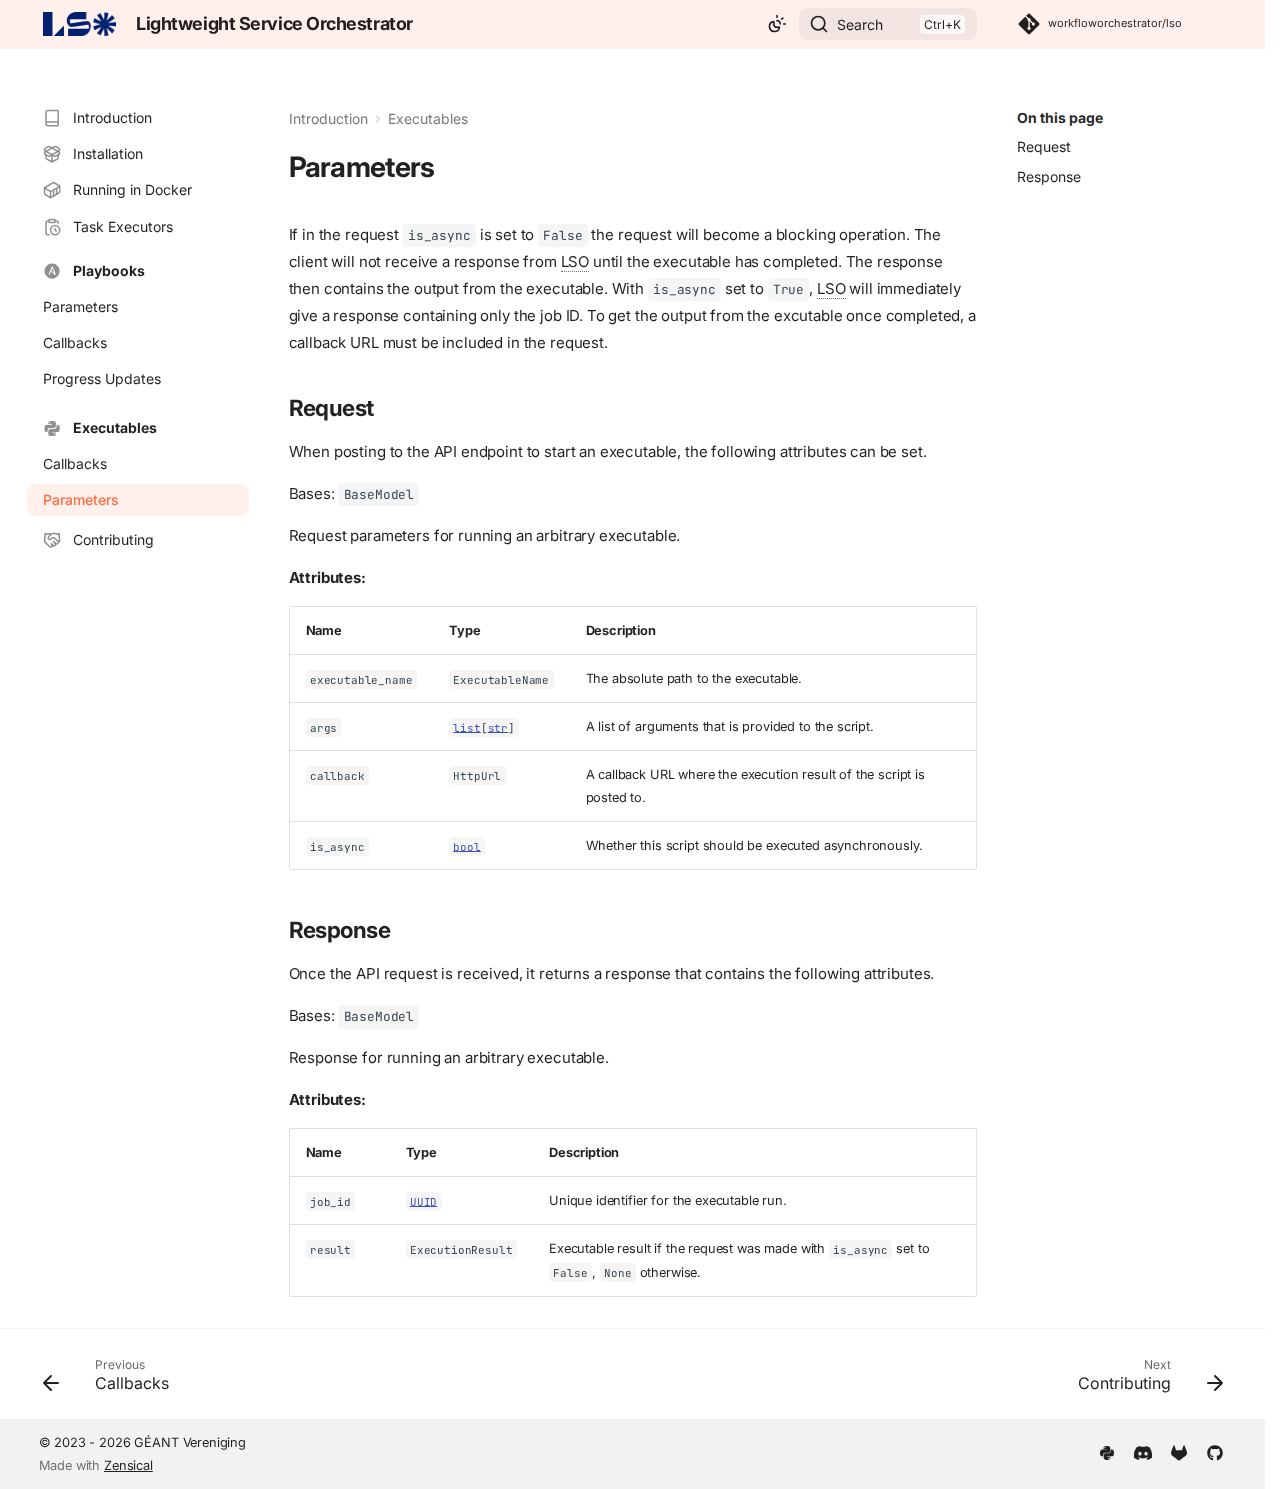
<file: executables/parameters/index.html>
<!doctype html>
<html lang="en" class="no-js">
  <head>
    
      <meta charset="utf-8">
      <meta name="viewport" content="width=device-width,initial-scale=1">
      
        <meta name="description" content="A Lightweight Service Orchestrator for remotely executing Ansible playbooks and (Python) scripts.">
      
      
        <meta name="author" content="GÉANT Orchestration and Automation Team">
      
      
        <link rel="canonical" href="https://workfloworchestrator.org/lso/executables/parameters/">
      
      
        <link rel="prev" href="../callback/">
      
      
        <link rel="next" href="../../contributing/">
      
      
        
      
      
      <link rel="icon" href="../../img/favicon.png">
      <meta name="generator" content="zensical-0.0.32">
    
    
      
        <title>Parameters - Lightweight Service Orchestrator</title>
      
    
    
      
        
      
      <link rel="stylesheet" href="../../assets/stylesheets/modern/main.53a7feaf.min.css">
      
        
          
        
        <link rel="stylesheet" href="../../assets/stylesheets/modern/palette.dfe2e883.min.css">
      
      


    
    
      
    
    
      
        
        
        <link rel="preconnect" href="https://fonts.gstatic.com" crossorigin>
        <link rel="stylesheet" href="https://fonts.googleapis.com/css?family=Inter:300,300i,400,400i,500,500i,700,700i%7CJetBrains+Mono:400,400i,700,700i&display=fallback">
        <style>:root{--md-text-font:"Inter";--md-code-font:"JetBrains Mono"}</style>
      
    
    
      <link rel="stylesheet" href="../../css/extra.css">
    
    <script>__md_scope=new URL("../..",location),__md_hash=e=>[...e].reduce(((e,t)=>(e<<5)-e+t.charCodeAt(0)),0),__md_get=(e,t=localStorage,a=__md_scope)=>JSON.parse(t.getItem(a.pathname+"."+e)),__md_set=(e,t,a=localStorage,_=__md_scope)=>{try{a.setItem(_.pathname+"."+e,JSON.stringify(t))}catch(e){}},document.documentElement.setAttribute("data-platform",navigator.platform)</script>
    
      

    
    
  </head>
  
  
    
    
      
    
    
    
    
    <body dir="ltr" data-md-color-scheme="default" data-md-color-primary="indigo" data-md-color-accent="deep-orange">
  
    
    <input class="md-toggle" data-md-toggle="drawer" type="checkbox" id="__drawer" autocomplete="off">
    <input class="md-toggle" data-md-toggle="search" type="checkbox" id="__search" autocomplete="off">
    <label class="md-overlay" for="__drawer" aria-label="Navigation"></label>
    <div data-md-component="skip">
      
        
        <a href="#parameters" class="md-skip">
          Skip to content
        </a>
      
    </div>
    <div data-md-component="announce">
      
    </div>
    
    
      

  

<header class="md-header md-header--shadow" data-md-component="header">
  <nav class="md-header__inner md-grid" aria-label="Header">
    <a href="../.." title="Lightweight Service Orchestrator" class="md-header__button md-logo" aria-label="Lightweight Service Orchestrator" data-md-component="logo">
      
  <img src="../../img/logo.png" alt="Lightweight Service Orchestrator">

    </a>
    <label class="md-header__button md-icon" for="__drawer" aria-label="Navigation">
      
      <svg xmlns="http://www.w3.org/2000/svg" fill="none" stroke="currentColor" stroke-linecap="round" stroke-linejoin="round" stroke-width="2" class="lucide lucide-menu" viewBox="0 0 24 24"><path d="M4 5h16M4 12h16M4 19h16"/></svg>
    </label>
    <div class="md-header__title" data-md-component="header-title">
      <div class="md-header__ellipsis">
        <div class="md-header__topic">
          <span class="md-ellipsis">
            Lightweight Service Orchestrator
          </span>
        </div>
        <div class="md-header__topic" data-md-component="header-topic">
          <span class="md-ellipsis">
            
              Parameters
            
          </span>
        </div>
      </div>
    </div>
    
      
        <form class="md-header__option" data-md-component="palette">
  
    
    
    
    <input class="md-option" data-md-color-media="(prefers-color-scheme)" data-md-color-scheme="default" data-md-color-primary="indigo" data-md-color-accent="deep-orange"  aria-label="Switch to light mode"  type="radio" name="__palette" id="__palette_0">
    
      <label class="md-header__button md-icon" title="Switch to light mode" for="__palette_1" hidden>
        <svg xmlns="http://www.w3.org/2000/svg" fill="none" stroke="currentColor" stroke-linecap="round" stroke-linejoin="round" stroke-width="2" class="lucide lucide-sun-moon" viewBox="0 0 24 24"><path d="M12 2v2M14.837 16.385a6 6 0 1 1-7.223-7.222c.624-.147.97.66.715 1.248a4 4 0 0 0 5.26 5.259c.589-.255 1.396.09 1.248.715M16 12a4 4 0 0 0-4-4M19 5l-1.256 1.256M20 12h2"/></svg>
      </label>
    
  
    
    
    
    <input class="md-option" data-md-color-media="(prefers-color-scheme: light)" data-md-color-scheme="default" data-md-color-primary="indigo" data-md-color-accent="deep-orange"  aria-label="Switch to dark mode"  type="radio" name="__palette" id="__palette_1">
    
      <label class="md-header__button md-icon" title="Switch to dark mode" for="__palette_2" hidden>
        <svg xmlns="http://www.w3.org/2000/svg" fill="none" stroke="currentColor" stroke-linecap="round" stroke-linejoin="round" stroke-width="2" class="lucide lucide-sun" viewBox="0 0 24 24"><circle cx="12" cy="12" r="4"/><path d="M12 2v2M12 20v2M4.93 4.93l1.41 1.41M17.66 17.66l1.41 1.41M2 12h2M20 12h2M6.34 17.66l-1.41 1.41M19.07 4.93l-1.41 1.41"/></svg>
      </label>
    
  
    
    
    
    <input class="md-option" data-md-color-media="(prefers-color-scheme: dark)" data-md-color-scheme="slate" data-md-color-primary="indigo" data-md-color-accent="deep-orange"  aria-label="Switch to system preference"  type="radio" name="__palette" id="__palette_2">
    
      <label class="md-header__button md-icon" title="Switch to system preference" for="__palette_0" hidden>
        <svg xmlns="http://www.w3.org/2000/svg" fill="none" stroke="currentColor" stroke-linecap="round" stroke-linejoin="round" stroke-width="2" class="lucide lucide-moon" viewBox="0 0 24 24"><path d="M20.985 12.486a9 9 0 1 1-9.473-9.472c.405-.022.617.46.402.803a6 6 0 0 0 8.268 8.268c.344-.215.825-.004.803.401"/></svg>
      </label>
    
  
</form>
      
    
    
      <script>var palette=__md_get("__palette");if(palette&&palette.color){if("(prefers-color-scheme)"===palette.color.media){var media=matchMedia("(prefers-color-scheme: light)"),input=document.querySelector(media.matches?"[data-md-color-media='(prefers-color-scheme: light)']":"[data-md-color-media='(prefers-color-scheme: dark)']");palette.color.media=input.getAttribute("data-md-color-media"),palette.color.scheme=input.getAttribute("data-md-color-scheme"),palette.color.primary=input.getAttribute("data-md-color-primary"),palette.color.accent=input.getAttribute("data-md-color-accent")}for(var[key,value]of Object.entries(palette.color))document.body.setAttribute("data-md-color-"+key,value)}</script>
    
    
    
      
      
        <label class="md-header__button md-icon" for="__search" aria-label="Search">
          
          <svg xmlns="http://www.w3.org/2000/svg" fill="none" stroke="currentColor" stroke-linecap="round" stroke-linejoin="round" stroke-width="2" class="lucide lucide-search" viewBox="0 0 24 24"><path d="m21 21-4.34-4.34"/><circle cx="11" cy="11" r="8"/></svg>
        </label>
        <div class="md-search" data-md-component="search" role="dialog" aria-label="Search">
  <button type="button" class="md-search__button">
    Search
  </button>
</div>
      
    
    <div class="md-header__source">
      
        <a href="https://github.com/workfloworchestrator/lso" title="Go to repository" class="md-source" data-md-component="source">
  <div class="md-source__icon md-icon">
    
    <svg xmlns="http://www.w3.org/2000/svg" viewBox="0 0 448 512"><!--! Font Awesome Free 7.2.0 by @fontawesome - https://fontawesome.com License - https://fontawesome.com/license/free (Icons: CC BY 4.0, Fonts: SIL OFL 1.1, Code: MIT License) Copyright 2026 Fonticons, Inc.--><path fill="currentColor" d="M439.6 236.1 244 40.5c-5.4-5.5-12.8-8.5-20.4-8.5s-15 3-20.4 8.4L162.5 81l51.5 51.5c27.1-9.1 52.7 16.8 43.4 43.7l49.7 49.7c34.2-11.8 61.2 31 35.5 56.7-26.5 26.5-70.2-2.9-56-37.3L240.3 199v121.9c25.3 12.5 22.3 41.8 9.1 55-6.4 6.4-15.2 10.1-24.3 10.1s-17.8-3.6-24.3-10.1c-17.6-17.6-11.1-46.9 11.2-56v-123c-20.8-8.5-24.6-30.7-18.6-45L142.6 101 8.5 235.1C3 240.6 0 247.9 0 255.5s3 15 8.5 20.4l195.6 195.7c5.4 5.4 12.7 8.4 20.4 8.4s15-3 20.4-8.4l194.7-194.7c5.4-5.4 8.4-12.8 8.4-20.4s-3-15-8.4-20.4"/></svg>
  </div>
  <div class="md-source__repository">
    workfloworchestrator/lso
  </div>
</a>
      
    </div>
  </nav>
  
</header>
    
    <div class="md-container" data-md-component="container">
      
      
        
          
        
      
      <main class="md-main" data-md-component="main">
        <div class="md-main__inner md-grid">
          
            
              
              <div class="md-sidebar md-sidebar--primary" data-md-component="sidebar" data-md-type="navigation" >
                <div class="md-sidebar__scrollwrap">
                  <div class="md-sidebar__inner">
                    



<nav class="md-nav md-nav--primary" aria-label="Navigation" data-md-level="0">
  <label class="md-nav__title" for="__drawer">
    <a href="../.." title="Lightweight Service Orchestrator" class="md-nav__button md-logo" aria-label="Lightweight Service Orchestrator" data-md-component="logo">
      
  <img src="../../img/logo.png" alt="Lightweight Service Orchestrator">

    </a>
    Lightweight Service Orchestrator
  </label>
  
    <div class="md-nav__source">
      <a href="https://github.com/workfloworchestrator/lso" title="Go to repository" class="md-source" data-md-component="source">
  <div class="md-source__icon md-icon">
    
    <svg xmlns="http://www.w3.org/2000/svg" viewBox="0 0 448 512"><!--! Font Awesome Free 7.2.0 by @fontawesome - https://fontawesome.com License - https://fontawesome.com/license/free (Icons: CC BY 4.0, Fonts: SIL OFL 1.1, Code: MIT License) Copyright 2026 Fonticons, Inc.--><path fill="currentColor" d="M439.6 236.1 244 40.5c-5.4-5.5-12.8-8.5-20.4-8.5s-15 3-20.4 8.4L162.5 81l51.5 51.5c27.1-9.1 52.7 16.8 43.4 43.7l49.7 49.7c34.2-11.8 61.2 31 35.5 56.7-26.5 26.5-70.2-2.9-56-37.3L240.3 199v121.9c25.3 12.5 22.3 41.8 9.1 55-6.4 6.4-15.2 10.1-24.3 10.1s-17.8-3.6-24.3-10.1c-17.6-17.6-11.1-46.9 11.2-56v-123c-20.8-8.5-24.6-30.7-18.6-45L142.6 101 8.5 235.1C3 240.6 0 247.9 0 255.5s3 15 8.5 20.4l195.6 195.7c5.4 5.4 12.7 8.4 20.4 8.4s15-3 20.4-8.4l194.7-194.7c5.4-5.4 8.4-12.8 8.4-20.4s-3-15-8.4-20.4"/></svg>
  </div>
  <div class="md-source__repository">
    workfloworchestrator/lso
  </div>
</a>
    </div>
  
  <ul class="md-nav__list" data-md-scrollfix>
    
      
      
  
  
  
  
    <li class="md-nav__item">
      <a href="../.." class="md-nav__link">
        
  
  
    <svg xmlns="http://www.w3.org/2000/svg" fill="none" stroke="currentColor" stroke-linecap="round" stroke-linejoin="round" stroke-width="2" class="lucide lucide-book" viewBox="0 0 24 24"><path d="M4 19.5v-15A2.5 2.5 0 0 1 6.5 2H19a1 1 0 0 1 1 1v18a1 1 0 0 1-1 1H6.5a1 1 0 0 1 0-5H20"/></svg>
  
  <span class="md-ellipsis">
    
  
    Introduction
  

    
  </span>
  
  

      </a>
    </li>
  

    
      
      
  
  
  
  
    <li class="md-nav__item">
      <a href="../../installation/" class="md-nav__link">
        
  
  
    <svg xmlns="http://www.w3.org/2000/svg" fill="none" stroke="currentColor" stroke-linecap="round" stroke-linejoin="round" stroke-width="2" class="lucide lucide-package-open" viewBox="0 0 24 24"><path d="M12 22v-9M15.17 2.21a1.67 1.67 0 0 1 1.63 0L21 4.57a1.93 1.93 0 0 1 0 3.36L8.82 14.79a1.66 1.66 0 0 1-1.64 0L3 12.43a1.93 1.93 0 0 1 0-3.36z"/><path d="M20 13v3.87a2.06 2.06 0 0 1-1.11 1.83l-6 3.08a1.93 1.93 0 0 1-1.78 0l-6-3.08A2.06 2.06 0 0 1 4 16.87V13"/><path d="M21 12.43a1.93 1.93 0 0 0 0-3.36L8.83 2.2a1.64 1.64 0 0 0-1.63 0L3 4.57a1.93 1.93 0 0 0 0 3.36l12.18 6.86a1.64 1.64 0 0 0 1.63 0z"/></svg>
  
  <span class="md-ellipsis">
    
  
    Installation
  

    
  </span>
  
  

      </a>
    </li>
  

    
      
      
  
  
  
  
    <li class="md-nav__item">
      <a href="../../docker/" class="md-nav__link">
        
  
  
    <svg xmlns="http://www.w3.org/2000/svg" fill="none" stroke="currentColor" stroke-linecap="round" stroke-linejoin="round" stroke-width="2" class="lucide lucide-container" viewBox="0 0 24 24"><path d="M22 7.7c0-.6-.4-1.2-.8-1.5l-6.3-3.9a1.72 1.72 0 0 0-1.7 0l-10.3 6c-.5.2-.9.8-.9 1.4v6.6c0 .5.4 1.2.8 1.5l6.3 3.9a1.72 1.72 0 0 0 1.7 0l10.3-6c.5-.3.9-1 .9-1.5Z"/><path d="M10 21.9V14L2.1 9.1M10 14l11.9-6.9M14 19.8v-8.1M18 17.5V9.4"/></svg>
  
  <span class="md-ellipsis">
    
  
    Running in Docker
  

    
  </span>
  
  

      </a>
    </li>
  

    
      
      
  
  
  
  
    <li class="md-nav__item">
      <a href="../../executors/" class="md-nav__link">
        
  
  
    <svg xmlns="http://www.w3.org/2000/svg" fill="none" stroke="currentColor" stroke-linecap="round" stroke-linejoin="round" stroke-width="2" class="lucide lucide-clipboard-clock" viewBox="0 0 24 24"><path d="M16 14v2.2l1.6 1M16 4h2a2 2 0 0 1 2 2v.832M8 4H6a2 2 0 0 0-2 2v14a2 2 0 0 0 2 2h2"/><circle cx="16" cy="16" r="6"/><rect width="8" height="4" x="8" y="2" rx="1"/></svg>
  
  <span class="md-ellipsis">
    
  
    Task Executors
  

    
  </span>
  
  

      </a>
    </li>
  

    
      
      
  
  
  
  
    
    
      
        
          
        
      
        
      
        
      
        
      
    
    
    
      
        
        
      
    
    
      
    
    <li class="md-nav__item md-nav__item--section md-nav__item--nested">
      
        
        
        <input class="md-nav__toggle md-toggle " type="checkbox" id="__nav_5" >
        
          
          <div class="md-nav__link md-nav__container">
            <a href="../../playbooks/" class="md-nav__link ">
              
  
  
    <svg xmlns="http://www.w3.org/2000/svg" viewBox="0 0 24 24"><path d="M12 2C6.5 2 2 6.5 2 12s4.5 10 10 10 10-4.5 10-10S17.5 2 12 2m4.1 15c-.19 0-.34-.1-.55-.27l-5.16-4.17-1.73 4.34H7.17l4.37-10.51c.11-.28.35-.42.63-.42s.5.14.62.42l3.98 9.58c.04.11.07.22.07.29-.01.42-.34.74-.74.74m-3.93-8.89 2.59 6.39-3.91-3.08z"/></svg>
  
  <span class="md-ellipsis">
    
  
    Playbooks
  

    
  </span>
  
  

            </a>
            
              
              <label class="md-nav__link " for="__nav_5" id="__nav_5_label" tabindex="">
                <span class="md-nav__icon md-icon"></span>
              </label>
            
          </div>
        
        <nav class="md-nav" data-md-level="1" aria-labelledby="__nav_5_label" aria-expanded="false">
          <label class="md-nav__title" for="__nav_5">
            <span class="md-nav__icon md-icon"></span>
            
  
    Playbooks
  

          </label>
          <ul class="md-nav__list" data-md-scrollfix>
            
              
            
              
                
  
  
  
  
    <li class="md-nav__item">
      <a href="../../playbooks/parameters/" class="md-nav__link">
        
  
  
  <span class="md-ellipsis">
    
  
    Parameters
  

    
  </span>
  
  

      </a>
    </li>
  

              
            
              
                
  
  
  
  
    <li class="md-nav__item">
      <a href="../../playbooks/callback/" class="md-nav__link">
        
  
  
  <span class="md-ellipsis">
    
  
    Callbacks
  

    
  </span>
  
  

      </a>
    </li>
  

              
            
              
                
  
  
  
  
    <li class="md-nav__item">
      <a href="../../playbooks/updates/" class="md-nav__link">
        
  
  
  <span class="md-ellipsis">
    
  
    Progress Updates
  

    
  </span>
  
  

      </a>
    </li>
  

              
            
          </ul>
        </nav>
      
    </li>
  

    
      
      
  
  
    
  
  
  
    
    
      
        
          
        
      
        
      
        
      
    
    
    
      
        
        
      
    
    
      
    
    <li class="md-nav__item md-nav__item--active md-nav__item--section md-nav__item--nested">
      
        
        
        <input class="md-nav__toggle md-toggle " type="checkbox" id="__nav_6" checked>
        
          
          <div class="md-nav__link md-nav__container">
            <a href="../" class="md-nav__link ">
              
  
  
    <svg xmlns="http://www.w3.org/2000/svg" viewBox="0 0 24 24"><path d="M19.14 7.5A2.86 2.86 0 0 1 22 10.36v3.78A2.86 2.86 0 0 1 19.14 17H12c0 .39.32.96.71.96H17v1.68a2.86 2.86 0 0 1-2.86 2.86H9.86A2.86 2.86 0 0 1 7 19.64v-3.75a2.85 2.85 0 0 1 2.86-2.85h5.25a2.85 2.85 0 0 0 2.85-2.86V7.5zm-4.28 11.79c-.4 0-.72.3-.72.89s.32.71.72.71a.71.71 0 0 0 .71-.71c0-.59-.32-.89-.71-.89m-10-1.79A2.86 2.86 0 0 1 2 14.64v-3.78A2.86 2.86 0 0 1 4.86 8H12c0-.39-.32-.96-.71-.96H7V5.36A2.86 2.86 0 0 1 9.86 2.5h4.28A2.86 2.86 0 0 1 17 5.36v3.75a2.85 2.85 0 0 1-2.86 2.85H8.89a2.85 2.85 0 0 0-2.85 2.86v2.68zM9.14 5.71c.4 0 .72-.3.72-.89s-.32-.71-.72-.71c-.39 0-.71.12-.71.71s.32.89.71.89"/></svg>
  
  <span class="md-ellipsis">
    
  
    Executables
  

    
  </span>
  
  

            </a>
            
              
              <label class="md-nav__link " for="__nav_6" id="__nav_6_label" tabindex="">
                <span class="md-nav__icon md-icon"></span>
              </label>
            
          </div>
        
        <nav class="md-nav" data-md-level="1" aria-labelledby="__nav_6_label" aria-expanded="true">
          <label class="md-nav__title" for="__nav_6">
            <span class="md-nav__icon md-icon"></span>
            
  
    Executables
  

          </label>
          <ul class="md-nav__list" data-md-scrollfix>
            
              
            
              
                
  
  
  
  
    <li class="md-nav__item">
      <a href="../callback/" class="md-nav__link">
        
  
  
  <span class="md-ellipsis">
    
  
    Callbacks
  

    
  </span>
  
  

      </a>
    </li>
  

              
            
              
                
  
  
    
  
  
  
    <li class="md-nav__item md-nav__item--active">
      
      
      
      
        
      
      
        <label class="md-nav__link md-nav__link--active" for="__toc">
          
  
  
  <span class="md-ellipsis">
    
  
    Parameters
  

    
  </span>
  
  

          <span class="md-nav__icon md-icon"></span>
        </label>
      
      <a href="././" class="md-nav__link md-nav__link--active">
        
  
  
  <span class="md-ellipsis">
    
  
    Parameters
  

    
  </span>
  
  

      </a>
      
        


<nav class="md-nav md-nav--secondary" aria-label="On this page">
  
  
  
    
  
  
    <label class="md-nav__title" for="__toc">
      <span class="md-nav__icon md-icon"></span>
      On this page
    </label>
    <ul class="md-nav__list" data-md-component="toc" data-md-scrollfix>
      
        <li class="md-nav__item">
  <a href="#request" class="md-nav__link">
    <span class="md-ellipsis">
      
        Request
      
    </span>
  </a>
  
</li>
      
        <li class="md-nav__item">
  <a href="#response" class="md-nav__link">
    <span class="md-ellipsis">
      
        Response
      
    </span>
  </a>
  
</li>
      
    </ul>
  
</nav>
      
    </li>
  

              
            
          </ul>
        </nav>
      
    </li>
  

    
      
      
  
  
  
  
    <li class="md-nav__item">
      <a href="../../contributing/" class="md-nav__link">
        
  
  
    <svg xmlns="http://www.w3.org/2000/svg" fill="none" stroke="currentColor" stroke-linecap="round" stroke-linejoin="round" stroke-width="2" class="lucide lucide-handshake" viewBox="0 0 24 24"><path d="m11 17 2 2a1 1 0 1 0 3-3"/><path d="m14 14 2.5 2.5a1 1 0 1 0 3-3l-3.88-3.88a3 3 0 0 0-4.24 0l-.88.88a1 1 0 1 1-3-3l2.81-2.81a5.79 5.79 0 0 1 7.06-.87l.47.28a2 2 0 0 0 1.42.25L21 4"/><path d="m21 3 1 11h-2M3 3 2 14l6.5 6.5a1 1 0 1 0 3-3M3 4h8"/></svg>
  
  <span class="md-ellipsis">
    
  
    Contributing
  

    
  </span>
  
  

      </a>
    </li>
  

    
  </ul>
</nav>
                  </div>
                </div>
              </div>
            
            
              
              <div class="md-sidebar md-sidebar--secondary" data-md-component="sidebar" data-md-type="toc" >
                <div class="md-sidebar__scrollwrap">
                  
                    
                    
                    
                      
                    
                    
                      <input class="md-nav__toggle md-toggle" type="checkbox" id="__toc">
                      <div class="md-sidebar-button__wrapper">
                        <label class="md-sidebar-button" for="__toc"></label>
                      </div>
                    
                  
                  <div class="md-sidebar__inner">
                    


<nav class="md-nav md-nav--secondary" aria-label="On this page">
  
  
  
    
  
  
    <label class="md-nav__title" for="__toc">
      <span class="md-nav__icon md-icon"></span>
      On this page
    </label>
    <ul class="md-nav__list" data-md-component="toc" data-md-scrollfix>
      
        <li class="md-nav__item">
  <a href="#request" class="md-nav__link">
    <span class="md-ellipsis">
      
        Request
      
    </span>
  </a>
  
</li>
      
        <li class="md-nav__item">
  <a href="#response" class="md-nav__link">
    <span class="md-ellipsis">
      
        Response
      
    </span>
  </a>
  
</li>
      
    </ul>
  
</nav>
                  </div>
                </div>
              </div>
            
          
          
            <div class="md-content" data-md-component="content">
              
                



  


  <nav class="md-path" aria-label="Navigation" >
    <ol class="md-path__list">
      
        
  
  
    <li class="md-path__item">
      <a href="../.." class="md-path__link">
        
  <span class="md-ellipsis">
    Introduction
  </span>

      </a>
    </li>
  

      
      
        
  
  
    
    
      <li class="md-path__item">
        <a href="../" class="md-path__link">
          
  <span class="md-ellipsis">
    Executables
  </span>

        </a>
      </li>
    
  

      
    </ol>
  </nav>

              
              <article class="md-content__inner md-typeset">
                
                  
  
  


<h1 id="parameters">Parameters</h1>
<p>If in the request <code>is_async</code> is set to <code>False</code> the request will become a blocking operation. The client will not
receive a response from <abbr title="Lightweight Service Orchestrator">LSO</abbr> until the executable has completed. The response then contains the output from the
executable. With <code>is_async</code> set to <code>True</code>, <abbr title="Lightweight Service Orchestrator">LSO</abbr> will immediately give a response containing only the job ID. To get the
output from the excutable once completed, a callback URL must be included in the request.</p>
<h2 id="request">Request</h2>
<p>When posting to the API endpoint to start an executable, the following attributes can be set.</p>


<div class="doc doc-object doc-class">




    <div class="doc doc-contents first">
            <p class="doc doc-class-bases">
              Bases: <code><span title="pydantic.BaseModel">BaseModel</span></code></p>



        <p>Request parameters for running an arbitrary executable.</p>


<p><span class="doc-section-title">Attributes:</span></p>
    <table>
      <thead>
        <tr>
          <th>Name</th>
          <th>Type</th>
          <th>Description</th>
        </tr>
      </thead>
      <tbody>
          <tr class="doc-section-item">
            <td><code><span title="lso.routes.execute.ExecutableRunParams.executable_name">executable_name</span></code></td>
            <td>
                  <code><span title="lso.routes.execute.ExecutableName">ExecutableName</span></code>
            </td>
            <td>
              <div class="doc-md-description">
                <p>The absolute path to the executable.</p>
              </div>
            </td>
          </tr>
          <tr class="doc-section-item">
            <td><code><span title="lso.routes.execute.ExecutableRunParams.args">args</span></code></td>
            <td>
                  <code><a class="autorefs autorefs-external" href="https://docs.python.org/3/library/stdtypes.html#list">list</a>[<a class="autorefs autorefs-external" href="https://docs.python.org/3/library/stdtypes.html#str">str</a>]</code>
            </td>
            <td>
              <div class="doc-md-description">
                <p>A list of arguments that is provided to the script.</p>
              </div>
            </td>
          </tr>
          <tr class="doc-section-item">
            <td><code><span title="lso.routes.execute.ExecutableRunParams.callback">callback</span></code></td>
            <td>
                  <code><span title="pydantic.HttpUrl">HttpUrl</span></code>
            </td>
            <td>
              <div class="doc-md-description">
                <p>A callback URL where the execution result of the script is posted to.</p>
              </div>
            </td>
          </tr>
          <tr class="doc-section-item">
            <td><code><span title="lso.routes.execute.ExecutableRunParams.is_async">is_async</span></code></td>
            <td>
                  <code><a class="autorefs autorefs-external" href="https://docs.python.org/3/library/functions.html#bool">bool</a></code>
            </td>
            <td>
              <div class="doc-md-description">
                <p>Whether this script should be executed asynchronously.</p>
              </div>
            </td>
          </tr>
      </tbody>
    </table>











<div class="doc doc-children">












  </div>

    </div>

</div><h2 id="response">Response</h2>
<p>Once the API request is received, it returns a response that contains the following attributes.</p>


<div class="doc doc-object doc-class">




    <div class="doc doc-contents first">
            <p class="doc doc-class-bases">
              Bases: <code><span title="pydantic.BaseModel">BaseModel</span></code></p>



        <p>Response for running an arbitrary executable.</p>


<p><span class="doc-section-title">Attributes:</span></p>
    <table>
      <thead>
        <tr>
          <th>Name</th>
          <th>Type</th>
          <th>Description</th>
        </tr>
      </thead>
      <tbody>
          <tr class="doc-section-item">
            <td><code><span title="lso.routes.execute.ExecutableRunResponse.job_id">job_id</span></code></td>
            <td>
                  <code><a class="autorefs autorefs-external" title="uuid.UUID" href="https://docs.python.org/3/library/uuid.html#uuid.UUID">UUID</a></code>
            </td>
            <td>
              <div class="doc-md-description">
                <p>Unique identifier for the executable run.</p>
              </div>
            </td>
          </tr>
          <tr class="doc-section-item">
            <td><code><span title="lso.routes.execute.ExecutableRunResponse.result">result</span></code></td>
            <td>
                  <code><span title="lso.schema.ExecutionResult">ExecutionResult</span></code>
            </td>
            <td>
              <div class="doc-md-description">
                <p>Executable result if the request was made with <code>is_async</code> set to <code>False</code>,
<code>None</code> otherwise.</p>
              </div>
            </td>
          </tr>
      </tbody>
    </table>











<div class="doc doc-children">












  </div>

    </div>

</div>














                
              </article>
            </div>
          
          
  <script>var tabs=__md_get("__tabs");if(Array.isArray(tabs))e:for(var set of document.querySelectorAll(".tabbed-set")){var labels=set.querySelector(".tabbed-labels");for(var tab of tabs)for(var label of labels.getElementsByTagName("label"))if(label.innerText.trim()===tab){var input=document.getElementById(label.htmlFor);input.checked=!0;continue e}}</script>

<script>var target=document.getElementById(location.hash.slice(1));target&&target.name&&(target.checked=target.name.startsWith("__tabbed_"))</script>
        </div>
        
          <button type="button" class="md-top md-icon" data-md-component="top" hidden>
  
  <svg xmlns="http://www.w3.org/2000/svg" fill="none" stroke="currentColor" stroke-linecap="round" stroke-linejoin="round" stroke-width="2" class="lucide lucide-circle-arrow-up" viewBox="0 0 24 24"><circle cx="12" cy="12" r="10"/><path d="m16 12-4-4-4 4M12 16V8"/></svg>
  Back to top
</button>
        
      </main>
      
        <footer class="md-footer">
  
    
      
      <nav class="md-footer__inner md-grid" aria-label="Footer" >
        
          
          <a href="../callback/" class="md-footer__link md-footer__link--prev" aria-label="Previous: Callbacks">
            <div class="md-footer__button md-icon">
              
              <svg xmlns="http://www.w3.org/2000/svg" fill="none" stroke="currentColor" stroke-linecap="round" stroke-linejoin="round" stroke-width="2" class="lucide lucide-arrow-left" viewBox="0 0 24 24"><path d="m12 19-7-7 7-7M19 12H5"/></svg>
            </div>
            <div class="md-footer__title">
              <span class="md-footer__direction">
                Previous
              </span>
              <div class="md-ellipsis">
                Callbacks
              </div>
            </div>
          </a>
        
        
          
          <a href="../../contributing/" class="md-footer__link md-footer__link--next" aria-label="Next: Contributing">
            <div class="md-footer__title">
              <span class="md-footer__direction">
                Next
              </span>
              <div class="md-ellipsis">
                Contributing
              </div>
            </div>
            <div class="md-footer__button md-icon">
              
              <svg xmlns="http://www.w3.org/2000/svg" fill="none" stroke="currentColor" stroke-linecap="round" stroke-linejoin="round" stroke-width="2" class="lucide lucide-arrow-right" viewBox="0 0 24 24"><path d="M5 12h14M12 5l7 7-7 7"/></svg>
            </div>
          </a>
        
      </nav>
    
  
  <div class="md-footer-meta md-typeset">
    <div class="md-footer-meta__inner md-grid">
      <div class="md-copyright">
  
    <div class="md-copyright__highlight">
      &copy; 2023 - 2026 GÉANT Vereniging
    </div>
  
  
    Made with
    <a href="https://zensical.org/" target="_blank" rel="noopener">
      Zensical
    </a>
  
</div>
      
        
<div class="md-social">
  
    
    
    
    
    <a href="https://pypi.org/project/orchestrator-lso" target="_blank" rel="noopener" title="LSO on PyPI" class="md-social__link">
      <svg xmlns="http://www.w3.org/2000/svg" viewBox="0 0 448 512"><!--! Font Awesome Free 7.2.0 by @fontawesome - https://fontawesome.com License - https://fontawesome.com/license/free (Icons: CC BY 4.0, Fonts: SIL OFL 1.1, Code: MIT License) Copyright 2026 Fonticons, Inc.--><path fill="currentColor" d="M439.8 200.5c-7.7-30.9-22.3-54.2-53.4-54.2h-40.1v47.4c0 36.8-31.2 67.8-66.8 67.8H172.7c-29.2 0-53.4 25-53.4 54.3v101.8c0 29 25.2 46 53.4 54.3 33.8 9.9 66.3 11.7 106.8 0 26.9-7.8 53.4-23.5 53.4-54.3v-40.7H226.2v-13.6h160.2c31.1 0 42.6-21.7 53.4-54.2 11.2-33.5 10.7-65.7 0-108.6M286.2 444.7a20.4 20.4 0 1 1 0-40.7 20.4 20.4 0 1 1 0 40.7M167.8 248.1h106.8c29.7 0 53.4-24.5 53.4-54.3V91.9c0-29-24.4-50.7-53.4-55.6-35.8-5.9-74.7-5.6-106.8.1-45.2 8-53.4 24.7-53.4 55.6v40.7h106.9v13.6h-147c-31.1 0-58.3 18.7-66.8 54.2-9.8 40.7-10.2 66.1 0 108.6 7.6 31.6 25.7 54.2 56.8 54.2H101v-48.8c0-35.3 30.5-66.4 66.8-66.4m-6.6-183.4a20.4 20.4 0 1 1 0 40.8 20.4 20.4 0 1 1 0-40.8"/></svg>
    </a>
  
    
    
    
    
    <a href="https://discord.gg/fQkQn5ajFR" target="_blank" rel="noopener" title="WFO on Discord" class="md-social__link">
      <svg xmlns="http://www.w3.org/2000/svg" viewBox="0 0 576 512"><!--! Font Awesome Free 7.2.0 by @fontawesome - https://fontawesome.com License - https://fontawesome.com/license/free (Icons: CC BY 4.0, Fonts: SIL OFL 1.1, Code: MIT License) Copyright 2026 Fonticons, Inc.--><path fill="currentColor" d="M492.5 69.8c-.2-.3-.4-.6-.8-.7-38.1-17.5-78.4-30-119.7-37.1-.4-.1-.8 0-1.1.1s-.6.4-.8.8c-5.5 9.9-10.5 20.2-14.9 30.6-44.6-6.8-89.9-6.8-134.4 0-4.5-10.5-9.5-20.7-15.1-30.6-.2-.3-.5-.6-.8-.8s-.7-.2-1.1-.2C162.5 39 122.2 51.5 84.1 69c-.3.1-.6.4-.8.7C7.1 183.5-13.8 294.6-3.6 404.2c0 .3.1.5.2.8s.3.4.5.6c44.4 32.9 94 58 146.8 74.2.4.1.8.1 1.1 0s.7-.4.9-.7c11.3-15.4 21.4-31.8 30-48.8.1-.2.2-.5.2-.8s0-.5-.1-.8-.2-.5-.4-.6-.4-.3-.7-.4c-15.8-6.1-31.2-13.4-45.9-21.9-.3-.2-.5-.4-.7-.6s-.3-.6-.3-.9 0-.6.2-.9.3-.5.6-.7c3.1-2.3 6.2-4.7 9.1-7.1.3-.2.6-.4.9-.4s.7 0 1 .1c96.2 43.9 200.4 43.9 295.5 0 .3-.1.7-.2 1-.2s.7.2.9.4c2.9 2.4 6 4.9 9.1 7.2.2.2.4.4.6.7s.2.6.2.9-.1.6-.3.9-.4.5-.6.6c-14.7 8.6-30 15.9-45.9 21.8-.2.1-.5.2-.7.4s-.3.4-.4.7-.1.5-.1.8.1.5.2.8c8.8 17 18.8 33.3 30 48.8.2.3.6.6.9.7s.8.1 1.1 0c52.9-16.2 102.6-41.3 147.1-74.2.2-.2.4-.4.5-.6s.2-.5.2-.8c12.3-126.8-20.5-236.9-86.9-334.5zm-302 267.7c-29 0-52.8-26.6-52.8-59.2s23.4-59.2 52.8-59.2c29.7 0 53.3 26.8 52.8 59.2 0 32.7-23.4 59.2-52.8 59.2m195.4 0c-29 0-52.8-26.6-52.8-59.2s23.4-59.2 52.8-59.2c29.7 0 53.3 26.8 52.8 59.2 0 32.7-23.2 59.2-52.8 59.2"/></svg>
    </a>
  
    
    
    
    
    <a href="https://gitlab.software.geant.org/goat" target="_blank" rel="noopener" title="GÉANT Orchestration and Automation Team GitLab" class="md-social__link">
      <svg xmlns="http://www.w3.org/2000/svg" viewBox="0 0 512 512"><!--! Font Awesome Free 7.2.0 by @fontawesome - https://fontawesome.com License - https://fontawesome.com/license/free (Icons: CC BY 4.0, Fonts: SIL OFL 1.1, Code: MIT License) Copyright 2026 Fonticons, Inc.--><path fill="currentColor" d="m504 204.6-.7-1.8L433.6 21c-1.4-3.6-3.9-6.6-7.2-8.6-2.4-1.6-5.1-2.5-8-2.8s-5.7.1-8.4 1.1-5.1 2.7-7.1 4.8c-1.9 2.1-3.3 4.7-4.1 7.4l-47 144H161.3l-47.1-144c-.8-2.8-2.2-5.3-4.1-7.4-2-2.1-4.4-3.7-7.1-4.8-2.6-1-5.5-1.4-8.4-1.1s-5.6 1.2-8 2.8c-3.2 2-5.8 5.1-7.2 8.6L9.8 202.8l-.8 1.8c-10 26.2-11.3 55-3.5 82 7.7 26.9 24 50.7 46.4 67.6l.3.2.6.4 106 79.5c38.5 29.1 66.7 50.3 84.6 63.9 3.7 1.9 8.3 4.3 13 4.3s9.3-2.4 13-4.3c17.9-13.5 46.1-34.9 84.6-63.9l106.7-79.9.3-.3c22.4-16.9 38.7-40.6 45.6-67.5 8.6-27 7.4-55.8-2.6-82"/></svg>
    </a>
  
    
    
    
    
    <a href="https://github.com/geant" target="_blank" rel="noopener" title="GÉANT Project GitHub" class="md-social__link">
      <svg xmlns="http://www.w3.org/2000/svg" viewBox="0 0 512 512"><!--! Font Awesome Free 7.2.0 by @fontawesome - https://fontawesome.com License - https://fontawesome.com/license/free (Icons: CC BY 4.0, Fonts: SIL OFL 1.1, Code: MIT License) Copyright 2026 Fonticons, Inc.--><path fill="currentColor" d="M173.9 397.4c0 2-2.3 3.6-5.2 3.6-3.3.3-5.6-1.3-5.6-3.6 0-2 2.3-3.6 5.2-3.6 3-.3 5.6 1.3 5.6 3.6m-31.1-4.5c-.7 2 1.3 4.3 4.3 4.9 2.6 1 5.6 0 6.2-2s-1.3-4.3-4.3-5.2c-2.6-.7-5.5.3-6.2 2.3m44.2-1.7c-2.9.7-4.9 2.6-4.6 4.9.3 2 2.9 3.3 5.9 2.6 2.9-.7 4.9-2.6 4.6-4.6-.3-1.9-3-3.2-5.9-2.9M252.8 8C114.1 8 8 113.3 8 252c0 110.9 69.8 205.8 169.5 239.2 12.8 2.3 17.3-5.6 17.3-12.1 0-6.2-.3-40.4-.3-61.4 0 0-70 15-84.7-29.8 0 0-11.4-29.1-27.8-36.6 0 0-22.9-15.7 1.6-15.4 0 0 24.9 2 38.6 25.8 21.9 38.6 58.6 27.5 72.9 20.9 2.3-16 8.8-27.1 16-33.7-55.9-6.2-112.3-14.3-112.3-110.5 0-27.5 7.6-41.3 23.6-58.9-2.6-6.5-11.1-33.3 2.6-67.9 20.9-6.5 69 27 69 27 20-5.6 41.5-8.5 62.8-8.5s42.8 2.9 62.8 8.5c0 0 48.1-33.6 69-27 13.7 34.7 5.2 61.4 2.6 67.9 16 17.7 25.8 31.5 25.8 58.9 0 96.5-58.9 104.2-114.8 110.5 9.2 7.9 17 22.9 17 46.4 0 33.7-.3 75.4-.3 83.6 0 6.5 4.6 14.4 17.3 12.1C436.2 457.8 504 362.9 504 252 504 113.3 391.5 8 252.8 8M105.2 352.9c-1.3 1-1 3.3.7 5.2 1.6 1.6 3.9 2.3 5.2 1 1.3-1 1-3.3-.7-5.2-1.6-1.6-3.9-2.3-5.2-1m-10.8-8.1c-.7 1.3.3 2.9 2.3 3.9 1.6 1 3.6.7 4.3-.7.7-1.3-.3-2.9-2.3-3.9-2-.6-3.6-.3-4.3.7m32.4 35.6c-1.6 1.3-1 4.3 1.3 6.2 2.3 2.3 5.2 2.6 6.5 1 1.3-1.3.7-4.3-1.3-6.2-2.2-2.3-5.2-2.6-6.5-1m-11.4-14.7c-1.6 1-1.6 3.6 0 5.9s4.3 3.3 5.6 2.3c1.6-1.3 1.6-3.9 0-6.2-1.4-2.3-4-3.3-5.6-2"/></svg>
    </a>
  
</div>
      
    </div>
  </div>
</footer>
      
    </div>
    <div class="md-dialog" data-md-component="dialog">
      <div class="md-dialog__inner md-typeset"></div>
    </div>
    
    
    
      
      
      <script id="__config" type="application/json">{"annotate":null,"base":"../..","features":["content.code.annotate","content.code.copy","content.code.select","content.footnote.tooltips","content.tabs.link","content.tooltips","navigation.footer","navigation.indexes","navigation.instant","navigation.instant.prefetch","navigation.path","navigation.prune","navigation.sections","navigation.top","toc.follow"],"search":"../../assets/javascripts/workers/search.e2d2d235.min.js","tags":null,"translations":{"clipboard.copied":"Copied to clipboard","clipboard.copy":"Copy to clipboard","search.result.more.one":"1 more on this page","search.result.more.other":"# more on this page","search.result.none":"No matching documents","search.result.one":"1 matching document","search.result.other":"# matching documents","search.result.placeholder":"Type to start searching","search.result.term.missing":"Missing","select.version":"Select version"},"version":null}</script>
    
    
      <script src="../../assets/javascripts/bundle.91a19a9e.min.js"></script>
      
    
  </body>
</html>
</file>
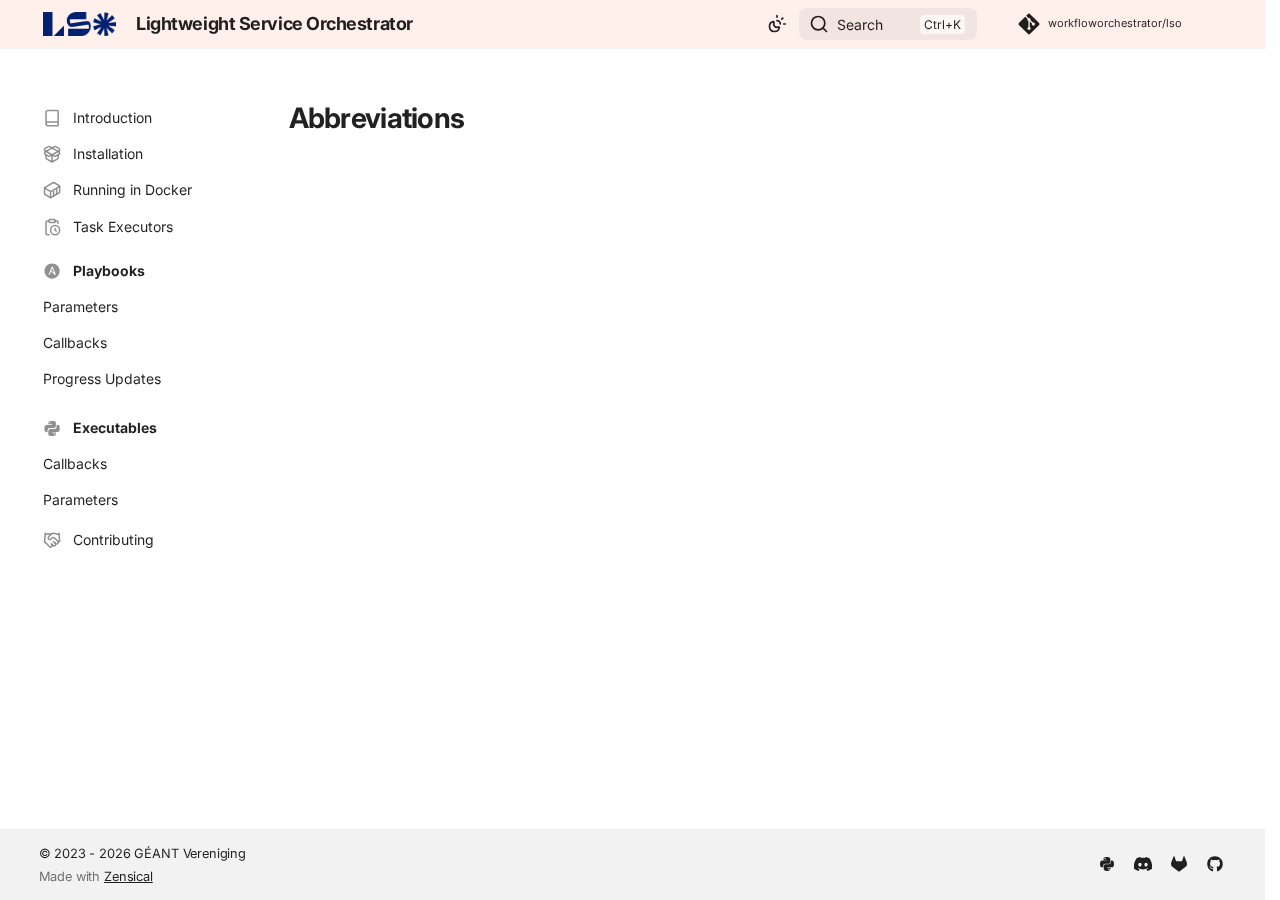
<file: includes/abbreviations/index.html>
<!doctype html>
<html lang="en" class="no-js">
  <head>
    
      <meta charset="utf-8">
      <meta name="viewport" content="width=device-width,initial-scale=1">
      
        <meta name="description" content="A Lightweight Service Orchestrator for remotely executing Ansible playbooks and (Python) scripts.">
      
      
        <meta name="author" content="GÉANT Orchestration and Automation Team">
      
      
        <link rel="canonical" href="https://workfloworchestrator.org/lso/includes/abbreviations/">
      
      
      
      
        
      
      
      <link rel="icon" href="../../img/favicon.png">
      <meta name="generator" content="zensical-0.0.28">
    
    
      
        <title>Abbreviations - Lightweight Service Orchestrator</title>
      
    
    
      
        
      
      <link rel="stylesheet" href="../../assets/stylesheets/modern/main.6f2fbb28.min.css">
      
        
          
        
        <link rel="stylesheet" href="../../assets/stylesheets/modern/palette.dfe2e883.min.css">
      
      


    
    
      
    
    
      
        
        
        <link rel="preconnect" href="https://fonts.gstatic.com" crossorigin>
        <link rel="stylesheet" href="https://fonts.googleapis.com/css?family=Inter:300,300i,400,400i,500,500i,700,700i%7CJetBrains+Mono:400,400i,700,700i&display=fallback">
        <style>:root{--md-text-font:"Inter";--md-code-font:"JetBrains Mono"}</style>
      
    
    
      <link rel="stylesheet" href="../../css/extra.css">
    
    <script>__md_scope=new URL("../..",location),__md_hash=e=>[...e].reduce(((e,t)=>(e<<5)-e+t.charCodeAt(0)),0),__md_get=(e,t=localStorage,a=__md_scope)=>JSON.parse(t.getItem(a.pathname+"."+e)),__md_set=(e,t,a=localStorage,_=__md_scope)=>{try{a.setItem(_.pathname+"."+e,JSON.stringify(t))}catch(e){}},document.documentElement.setAttribute("data-platform",navigator.platform)</script>
    
      

    
    
  </head>
  
  
    
    
      
    
    
    
    
    <body dir="ltr" data-md-color-scheme="default" data-md-color-primary="indigo" data-md-color-accent="deep-orange">
  
    
    <input class="md-toggle" data-md-toggle="drawer" type="checkbox" id="__drawer" autocomplete="off">
    <input class="md-toggle" data-md-toggle="search" type="checkbox" id="__search" autocomplete="off">
    <label class="md-overlay" for="__drawer" aria-label="Navigation"></label>
    <div data-md-component="skip">
      
        <a href="#__skip" class="md-skip">
          Skip to content
        </a>
      
    </div>
    <div data-md-component="announce">
      
    </div>
    
    
      

  

<header class="md-header md-header--shadow" data-md-component="header">
  <nav class="md-header__inner md-grid" aria-label="Header">
    <a href="../.." title="Lightweight Service Orchestrator" class="md-header__button md-logo" aria-label="Lightweight Service Orchestrator" data-md-component="logo">
      
  <img src="../../img/logo.png" alt="Lightweight Service Orchestrator">

    </a>
    <label class="md-header__button md-icon" for="__drawer" aria-label="Navigation">
      
      <svg xmlns="http://www.w3.org/2000/svg" fill="none" stroke="currentColor" stroke-linecap="round" stroke-linejoin="round" stroke-width="2" class="lucide lucide-menu" viewBox="0 0 24 24"><path d="M4 5h16M4 12h16M4 19h16"/></svg>
    </label>
    <div class="md-header__title" data-md-component="header-title">
      <div class="md-header__ellipsis">
        <div class="md-header__topic">
          <span class="md-ellipsis">
            Lightweight Service Orchestrator
          </span>
        </div>
        <div class="md-header__topic" data-md-component="header-topic">
          <span class="md-ellipsis">
            
              Abbreviations
            
          </span>
        </div>
      </div>
    </div>
    
      
        <form class="md-header__option" data-md-component="palette">
  
    
    
    
    <input class="md-option" data-md-color-media="(prefers-color-scheme)" data-md-color-scheme="default" data-md-color-primary="indigo" data-md-color-accent="deep-orange"  aria-label="Switch to light mode"  type="radio" name="__palette" id="__palette_0">
    
      <label class="md-header__button md-icon" title="Switch to light mode" for="__palette_1" hidden>
        <svg xmlns="http://www.w3.org/2000/svg" fill="none" stroke="currentColor" stroke-linecap="round" stroke-linejoin="round" stroke-width="2" class="lucide lucide-sun-moon" viewBox="0 0 24 24"><path d="M12 2v2M14.837 16.385a6 6 0 1 1-7.223-7.222c.624-.147.97.66.715 1.248a4 4 0 0 0 5.26 5.259c.589-.255 1.396.09 1.248.715M16 12a4 4 0 0 0-4-4M19 5l-1.256 1.256M20 12h2"/></svg>
      </label>
    
  
    
    
    
    <input class="md-option" data-md-color-media="(prefers-color-scheme: light)" data-md-color-scheme="default" data-md-color-primary="indigo" data-md-color-accent="deep-orange"  aria-label="Switch to dark mode"  type="radio" name="__palette" id="__palette_1">
    
      <label class="md-header__button md-icon" title="Switch to dark mode" for="__palette_2" hidden>
        <svg xmlns="http://www.w3.org/2000/svg" fill="none" stroke="currentColor" stroke-linecap="round" stroke-linejoin="round" stroke-width="2" class="lucide lucide-sun" viewBox="0 0 24 24"><circle cx="12" cy="12" r="4"/><path d="M12 2v2M12 20v2M4.93 4.93l1.41 1.41M17.66 17.66l1.41 1.41M2 12h2M20 12h2M6.34 17.66l-1.41 1.41M19.07 4.93l-1.41 1.41"/></svg>
      </label>
    
  
    
    
    
    <input class="md-option" data-md-color-media="(prefers-color-scheme: dark)" data-md-color-scheme="slate" data-md-color-primary="indigo" data-md-color-accent="deep-orange"  aria-label="Switch to system preference"  type="radio" name="__palette" id="__palette_2">
    
      <label class="md-header__button md-icon" title="Switch to system preference" for="__palette_0" hidden>
        <svg xmlns="http://www.w3.org/2000/svg" fill="none" stroke="currentColor" stroke-linecap="round" stroke-linejoin="round" stroke-width="2" class="lucide lucide-moon" viewBox="0 0 24 24"><path d="M20.985 12.486a9 9 0 1 1-9.473-9.472c.405-.022.617.46.402.803a6 6 0 0 0 8.268 8.268c.344-.215.825-.004.803.401"/></svg>
      </label>
    
  
</form>
      
    
    
      <script>var palette=__md_get("__palette");if(palette&&palette.color){if("(prefers-color-scheme)"===palette.color.media){var media=matchMedia("(prefers-color-scheme: light)"),input=document.querySelector(media.matches?"[data-md-color-media='(prefers-color-scheme: light)']":"[data-md-color-media='(prefers-color-scheme: dark)']");palette.color.media=input.getAttribute("data-md-color-media"),palette.color.scheme=input.getAttribute("data-md-color-scheme"),palette.color.primary=input.getAttribute("data-md-color-primary"),palette.color.accent=input.getAttribute("data-md-color-accent")}for(var[key,value]of Object.entries(palette.color))document.body.setAttribute("data-md-color-"+key,value)}</script>
    
    
    
      
      
        <label class="md-header__button md-icon" for="__search" aria-label="Search">
          
          <svg xmlns="http://www.w3.org/2000/svg" fill="none" stroke="currentColor" stroke-linecap="round" stroke-linejoin="round" stroke-width="2" class="lucide lucide-search" viewBox="0 0 24 24"><path d="m21 21-4.34-4.34"/><circle cx="11" cy="11" r="8"/></svg>
        </label>
        <div class="md-search" data-md-component="search" role="dialog" aria-label="Search">
  <button type="button" class="md-search__button">
    Search
  </button>
</div>
      
    
    <div class="md-header__source">
      
        <a href="https://github.com/workfloworchestrator/lso" title="Go to repository" class="md-source" data-md-component="source">
  <div class="md-source__icon md-icon">
    
    <svg xmlns="http://www.w3.org/2000/svg" viewBox="0 0 448 512"><!--! Font Awesome Free 7.1.0 by @fontawesome - https://fontawesome.com License - https://fontawesome.com/license/free (Icons: CC BY 4.0, Fonts: SIL OFL 1.1, Code: MIT License) Copyright 2025 Fonticons, Inc.--><path fill="currentColor" d="M439.6 236.1 244 40.5c-5.4-5.5-12.8-8.5-20.4-8.5s-15 3-20.4 8.4L162.5 81l51.5 51.5c27.1-9.1 52.7 16.8 43.4 43.7l49.7 49.7c34.2-11.8 61.2 31 35.5 56.7-26.5 26.5-70.2-2.9-56-37.3L240.3 199v121.9c25.3 12.5 22.3 41.8 9.1 55-6.4 6.4-15.2 10.1-24.3 10.1s-17.8-3.6-24.3-10.1c-17.6-17.6-11.1-46.9 11.2-56v-123c-20.8-8.5-24.6-30.7-18.6-45L142.6 101 8.5 235.1C3 240.6 0 247.9 0 255.5s3 15 8.5 20.4l195.6 195.7c5.4 5.4 12.7 8.4 20.4 8.4s15-3 20.4-8.4l194.7-194.7c5.4-5.4 8.4-12.8 8.4-20.4s-3-15-8.4-20.4"/></svg>
  </div>
  <div class="md-source__repository">
    workfloworchestrator/lso
  </div>
</a>
      
    </div>
  </nav>
  
</header>
    
    <div class="md-container" data-md-component="container">
      
      
        
          
        
      
      <main class="md-main" data-md-component="main">
        <div class="md-main__inner md-grid">
          
            
              
              <div class="md-sidebar md-sidebar--primary" data-md-component="sidebar" data-md-type="navigation" >
                <div class="md-sidebar__scrollwrap">
                  <div class="md-sidebar__inner">
                    



<nav class="md-nav md-nav--primary" aria-label="Navigation" data-md-level="0">
  <label class="md-nav__title" for="__drawer">
    <a href="../.." title="Lightweight Service Orchestrator" class="md-nav__button md-logo" aria-label="Lightweight Service Orchestrator" data-md-component="logo">
      
  <img src="../../img/logo.png" alt="Lightweight Service Orchestrator">

    </a>
    Lightweight Service Orchestrator
  </label>
  
    <div class="md-nav__source">
      <a href="https://github.com/workfloworchestrator/lso" title="Go to repository" class="md-source" data-md-component="source">
  <div class="md-source__icon md-icon">
    
    <svg xmlns="http://www.w3.org/2000/svg" viewBox="0 0 448 512"><!--! Font Awesome Free 7.1.0 by @fontawesome - https://fontawesome.com License - https://fontawesome.com/license/free (Icons: CC BY 4.0, Fonts: SIL OFL 1.1, Code: MIT License) Copyright 2025 Fonticons, Inc.--><path fill="currentColor" d="M439.6 236.1 244 40.5c-5.4-5.5-12.8-8.5-20.4-8.5s-15 3-20.4 8.4L162.5 81l51.5 51.5c27.1-9.1 52.7 16.8 43.4 43.7l49.7 49.7c34.2-11.8 61.2 31 35.5 56.7-26.5 26.5-70.2-2.9-56-37.3L240.3 199v121.9c25.3 12.5 22.3 41.8 9.1 55-6.4 6.4-15.2 10.1-24.3 10.1s-17.8-3.6-24.3-10.1c-17.6-17.6-11.1-46.9 11.2-56v-123c-20.8-8.5-24.6-30.7-18.6-45L142.6 101 8.5 235.1C3 240.6 0 247.9 0 255.5s3 15 8.5 20.4l195.6 195.7c5.4 5.4 12.7 8.4 20.4 8.4s15-3 20.4-8.4l194.7-194.7c5.4-5.4 8.4-12.8 8.4-20.4s-3-15-8.4-20.4"/></svg>
  </div>
  <div class="md-source__repository">
    workfloworchestrator/lso
  </div>
</a>
    </div>
  
  <ul class="md-nav__list" data-md-scrollfix>
    
      
      
  
  
  
  
    <li class="md-nav__item">
      <a href="../.." class="md-nav__link">
        
  
  
    <svg xmlns="http://www.w3.org/2000/svg" fill="none" stroke="currentColor" stroke-linecap="round" stroke-linejoin="round" stroke-width="2" class="lucide lucide-book" viewBox="0 0 24 24"><path d="M4 19.5v-15A2.5 2.5 0 0 1 6.5 2H19a1 1 0 0 1 1 1v18a1 1 0 0 1-1 1H6.5a1 1 0 0 1 0-5H20"/></svg>
  
  <span class="md-ellipsis">
    
  
    Introduction
  

    
  </span>
  
  

      </a>
    </li>
  

    
      
      
  
  
  
  
    <li class="md-nav__item">
      <a href="../../installation/" class="md-nav__link">
        
  
  
    <svg xmlns="http://www.w3.org/2000/svg" fill="none" stroke="currentColor" stroke-linecap="round" stroke-linejoin="round" stroke-width="2" class="lucide lucide-package-open" viewBox="0 0 24 24"><path d="M12 22v-9M15.17 2.21a1.67 1.67 0 0 1 1.63 0L21 4.57a1.93 1.93 0 0 1 0 3.36L8.82 14.79a1.66 1.66 0 0 1-1.64 0L3 12.43a1.93 1.93 0 0 1 0-3.36z"/><path d="M20 13v3.87a2.06 2.06 0 0 1-1.11 1.83l-6 3.08a1.93 1.93 0 0 1-1.78 0l-6-3.08A2.06 2.06 0 0 1 4 16.87V13"/><path d="M21 12.43a1.93 1.93 0 0 0 0-3.36L8.83 2.2a1.64 1.64 0 0 0-1.63 0L3 4.57a1.93 1.93 0 0 0 0 3.36l12.18 6.86a1.64 1.64 0 0 0 1.63 0z"/></svg>
  
  <span class="md-ellipsis">
    
  
    Installation
  

    
  </span>
  
  

      </a>
    </li>
  

    
      
      
  
  
  
  
    <li class="md-nav__item">
      <a href="../../docker/" class="md-nav__link">
        
  
  
    <svg xmlns="http://www.w3.org/2000/svg" fill="none" stroke="currentColor" stroke-linecap="round" stroke-linejoin="round" stroke-width="2" class="lucide lucide-container" viewBox="0 0 24 24"><path d="M22 7.7c0-.6-.4-1.2-.8-1.5l-6.3-3.9a1.72 1.72 0 0 0-1.7 0l-10.3 6c-.5.2-.9.8-.9 1.4v6.6c0 .5.4 1.2.8 1.5l6.3 3.9a1.72 1.72 0 0 0 1.7 0l10.3-6c.5-.3.9-1 .9-1.5Z"/><path d="M10 21.9V14L2.1 9.1M10 14l11.9-6.9M14 19.8v-8.1M18 17.5V9.4"/></svg>
  
  <span class="md-ellipsis">
    
  
    Running in Docker
  

    
  </span>
  
  

      </a>
    </li>
  

    
      
      
  
  
  
  
    <li class="md-nav__item">
      <a href="../../executors/" class="md-nav__link">
        
  
  
    <svg xmlns="http://www.w3.org/2000/svg" fill="none" stroke="currentColor" stroke-linecap="round" stroke-linejoin="round" stroke-width="2" class="lucide lucide-clipboard-clock" viewBox="0 0 24 24"><path d="M16 14v2.2l1.6 1M16 4h2a2 2 0 0 1 2 2v.832M8 4H6a2 2 0 0 0-2 2v14a2 2 0 0 0 2 2h2"/><circle cx="16" cy="16" r="6"/><rect width="8" height="4" x="8" y="2" rx="1"/></svg>
  
  <span class="md-ellipsis">
    
  
    Task Executors
  

    
  </span>
  
  

      </a>
    </li>
  

    
      
      
  
  
  
  
    
    
      
        
          
        
      
        
      
        
      
        
      
    
    
    
      
        
        
      
    
    
      
    
    <li class="md-nav__item md-nav__item--section md-nav__item--nested">
      
        
        
        <input class="md-nav__toggle md-toggle " type="checkbox" id="__nav_5" >
        
          
          <div class="md-nav__link md-nav__container">
            <a href="../../playbooks/" class="md-nav__link ">
              
  
  
    <svg xmlns="http://www.w3.org/2000/svg" viewBox="0 0 24 24"><path d="M12 2C6.5 2 2 6.5 2 12s4.5 10 10 10 10-4.5 10-10S17.5 2 12 2m4.1 15c-.19 0-.34-.1-.55-.27l-5.16-4.17-1.73 4.34H7.17l4.37-10.51c.11-.28.35-.42.63-.42s.5.14.62.42l3.98 9.58c.04.11.07.22.07.29-.01.42-.34.74-.74.74m-3.93-8.89 2.59 6.39-3.91-3.08z"/></svg>
  
  <span class="md-ellipsis">
    
  
    Playbooks
  

    
  </span>
  
  

            </a>
            
              
              <label class="md-nav__link " for="__nav_5" id="__nav_5_label" tabindex="">
                <span class="md-nav__icon md-icon"></span>
              </label>
            
          </div>
        
        <nav class="md-nav" data-md-level="1" aria-labelledby="__nav_5_label" aria-expanded="false">
          <label class="md-nav__title" for="__nav_5">
            <span class="md-nav__icon md-icon"></span>
            
  
    Playbooks
  

          </label>
          <ul class="md-nav__list" data-md-scrollfix>
            
              
            
              
                
  
  
  
  
    <li class="md-nav__item">
      <a href="../../playbooks/parameters/" class="md-nav__link">
        
  
  
  <span class="md-ellipsis">
    
  
    Parameters
  

    
  </span>
  
  

      </a>
    </li>
  

              
            
              
                
  
  
  
  
    <li class="md-nav__item">
      <a href="../../playbooks/callback/" class="md-nav__link">
        
  
  
  <span class="md-ellipsis">
    
  
    Callbacks
  

    
  </span>
  
  

      </a>
    </li>
  

              
            
              
                
  
  
  
  
    <li class="md-nav__item">
      <a href="../../playbooks/updates/" class="md-nav__link">
        
  
  
  <span class="md-ellipsis">
    
  
    Progress Updates
  

    
  </span>
  
  

      </a>
    </li>
  

              
            
          </ul>
        </nav>
      
    </li>
  

    
      
      
  
  
  
  
    
    
      
        
          
        
      
        
      
        
      
    
    
    
      
        
        
      
    
    
      
    
    <li class="md-nav__item md-nav__item--section md-nav__item--nested">
      
        
        
        <input class="md-nav__toggle md-toggle " type="checkbox" id="__nav_6" >
        
          
          <div class="md-nav__link md-nav__container">
            <a href="../../executables/" class="md-nav__link ">
              
  
  
    <svg xmlns="http://www.w3.org/2000/svg" viewBox="0 0 24 24"><path d="M19.14 7.5A2.86 2.86 0 0 1 22 10.36v3.78A2.86 2.86 0 0 1 19.14 17H12c0 .39.32.96.71.96H17v1.68a2.86 2.86 0 0 1-2.86 2.86H9.86A2.86 2.86 0 0 1 7 19.64v-3.75a2.85 2.85 0 0 1 2.86-2.85h5.25a2.85 2.85 0 0 0 2.85-2.86V7.5zm-4.28 11.79c-.4 0-.72.3-.72.89s.32.71.72.71a.71.71 0 0 0 .71-.71c0-.59-.32-.89-.71-.89m-10-1.79A2.86 2.86 0 0 1 2 14.64v-3.78A2.86 2.86 0 0 1 4.86 8H12c0-.39-.32-.96-.71-.96H7V5.36A2.86 2.86 0 0 1 9.86 2.5h4.28A2.86 2.86 0 0 1 17 5.36v3.75a2.85 2.85 0 0 1-2.86 2.85H8.89a2.85 2.85 0 0 0-2.85 2.86v2.68zM9.14 5.71c.4 0 .72-.3.72-.89s-.32-.71-.72-.71c-.39 0-.71.12-.71.71s.32.89.71.89"/></svg>
  
  <span class="md-ellipsis">
    
  
    Executables
  

    
  </span>
  
  

            </a>
            
              
              <label class="md-nav__link " for="__nav_6" id="__nav_6_label" tabindex="">
                <span class="md-nav__icon md-icon"></span>
              </label>
            
          </div>
        
        <nav class="md-nav" data-md-level="1" aria-labelledby="__nav_6_label" aria-expanded="false">
          <label class="md-nav__title" for="__nav_6">
            <span class="md-nav__icon md-icon"></span>
            
  
    Executables
  

          </label>
          <ul class="md-nav__list" data-md-scrollfix>
            
              
            
              
                
  
  
  
  
    <li class="md-nav__item">
      <a href="../../executables/callback/" class="md-nav__link">
        
  
  
  <span class="md-ellipsis">
    
  
    Callbacks
  

    
  </span>
  
  

      </a>
    </li>
  

              
            
              
                
  
  
  
  
    <li class="md-nav__item">
      <a href="../../executables/parameters/" class="md-nav__link">
        
  
  
  <span class="md-ellipsis">
    
  
    Parameters
  

    
  </span>
  
  

      </a>
    </li>
  

              
            
          </ul>
        </nav>
      
    </li>
  

    
      
      
  
  
  
  
    <li class="md-nav__item">
      <a href="../../contributing/" class="md-nav__link">
        
  
  
    <svg xmlns="http://www.w3.org/2000/svg" fill="none" stroke="currentColor" stroke-linecap="round" stroke-linejoin="round" stroke-width="2" class="lucide lucide-handshake" viewBox="0 0 24 24"><path d="m11 17 2 2a1 1 0 1 0 3-3"/><path d="m14 14 2.5 2.5a1 1 0 1 0 3-3l-3.88-3.88a3 3 0 0 0-4.24 0l-.88.88a1 1 0 1 1-3-3l2.81-2.81a5.79 5.79 0 0 1 7.06-.87l.47.28a2 2 0 0 0 1.42.25L21 4"/><path d="m21 3 1 11h-2M3 3 2 14l6.5 6.5a1 1 0 1 0 3-3M3 4h8"/></svg>
  
  <span class="md-ellipsis">
    
  
    Contributing
  

    
  </span>
  
  

      </a>
    </li>
  

    
  </ul>
</nav>
                  </div>
                </div>
              </div>
            
            
              
              <div class="md-sidebar md-sidebar--secondary" data-md-component="sidebar" data-md-type="toc" >
                <div class="md-sidebar__scrollwrap">
                  <div class="md-sidebar__inner">
                    


<nav class="md-nav md-nav--secondary" aria-label="On this page">
  
  
  
  
</nav>
                  </div>
                </div>
              </div>
            
          
          
            <div class="md-content" data-md-component="content">
              
                



  


              
              <article class="md-content__inner md-typeset">
                
                  
  
  


  <h1 id="__skip">Abbreviations</h1>
















                
              </article>
            </div>
          
          
  <script>var tabs=__md_get("__tabs");if(Array.isArray(tabs))e:for(var set of document.querySelectorAll(".tabbed-set")){var labels=set.querySelector(".tabbed-labels");for(var tab of tabs)for(var label of labels.getElementsByTagName("label"))if(label.innerText.trim()===tab){var input=document.getElementById(label.htmlFor);input.checked=!0;continue e}}</script>

<script>var target=document.getElementById(location.hash.slice(1));target&&target.name&&(target.checked=target.name.startsWith("__tabbed_"))</script>
        </div>
        
          <button type="button" class="md-top md-icon" data-md-component="top" hidden>
  
  <svg xmlns="http://www.w3.org/2000/svg" fill="none" stroke="currentColor" stroke-linecap="round" stroke-linejoin="round" stroke-width="2" class="lucide lucide-circle-arrow-up" viewBox="0 0 24 24"><circle cx="12" cy="12" r="10"/><path d="m16 12-4-4-4 4M12 16V8"/></svg>
  Back to top
</button>
        
      </main>
      
        <footer class="md-footer">
  
    
  
  <div class="md-footer-meta md-typeset">
    <div class="md-footer-meta__inner md-grid">
      <div class="md-copyright">
  
    <div class="md-copyright__highlight">
      &copy; 2023 - 2026 GÉANT Vereniging
    </div>
  
  
    Made with
    <a href="https://zensical.org/" target="_blank" rel="noopener">
      Zensical
    </a>
  
</div>
      
        
<div class="md-social">
  
    
    
    
    
    <a href="https://pypi.org/project/orchestrator-lso" target="_blank" rel="noopener" title="LSO on PyPI" class="md-social__link">
      <svg xmlns="http://www.w3.org/2000/svg" viewBox="0 0 448 512"><!--! Font Awesome Free 7.1.0 by @fontawesome - https://fontawesome.com License - https://fontawesome.com/license/free (Icons: CC BY 4.0, Fonts: SIL OFL 1.1, Code: MIT License) Copyright 2025 Fonticons, Inc.--><path fill="currentColor" d="M439.8 200.5c-7.7-30.9-22.3-54.2-53.4-54.2h-40.1v47.4c0 36.8-31.2 67.8-66.8 67.8H172.7c-29.2 0-53.4 25-53.4 54.3v101.8c0 29 25.2 46 53.4 54.3 33.8 9.9 66.3 11.7 106.8 0 26.9-7.8 53.4-23.5 53.4-54.3v-40.7H226.2v-13.6h160.2c31.1 0 42.6-21.7 53.4-54.2 11.2-33.5 10.7-65.7 0-108.6M286.2 444.7a20.4 20.4 0 1 1 0-40.7 20.4 20.4 0 1 1 0 40.7M167.8 248.1h106.8c29.7 0 53.4-24.5 53.4-54.3V91.9c0-29-24.4-50.7-53.4-55.6-35.8-5.9-74.7-5.6-106.8.1-45.2 8-53.4 24.7-53.4 55.6v40.7h106.9v13.6h-147c-31.1 0-58.3 18.7-66.8 54.2-9.8 40.7-10.2 66.1 0 108.6 7.6 31.6 25.7 54.2 56.8 54.2H101v-48.8c0-35.3 30.5-66.4 66.8-66.4m-6.6-183.4a20.4 20.4 0 1 1 0 40.8 20.4 20.4 0 1 1 0-40.8"/></svg>
    </a>
  
    
    
    
    
    <a href="https://discord.gg/fQkQn5ajFR" target="_blank" rel="noopener" title="WFO on Discord" class="md-social__link">
      <svg xmlns="http://www.w3.org/2000/svg" viewBox="0 0 576 512"><!--! Font Awesome Free 7.1.0 by @fontawesome - https://fontawesome.com License - https://fontawesome.com/license/free (Icons: CC BY 4.0, Fonts: SIL OFL 1.1, Code: MIT License) Copyright 2025 Fonticons, Inc.--><path fill="currentColor" d="M492.5 69.8c-.2-.3-.4-.6-.8-.7-38.1-17.5-78.4-30-119.7-37.1-.4-.1-.8 0-1.1.1s-.6.4-.8.8c-5.5 9.9-10.5 20.2-14.9 30.6-44.6-6.8-89.9-6.8-134.4 0-4.5-10.5-9.5-20.7-15.1-30.6-.2-.3-.5-.6-.8-.8s-.7-.2-1.1-.2C162.5 39 122.2 51.5 84.1 69c-.3.1-.6.4-.8.7C7.1 183.5-13.8 294.6-3.6 404.2c0 .3.1.5.2.8s.3.4.5.6c44.4 32.9 94 58 146.8 74.2.4.1.8.1 1.1 0s.7-.4.9-.7c11.3-15.4 21.4-31.8 30-48.8.1-.2.2-.5.2-.8s0-.5-.1-.8-.2-.5-.4-.6-.4-.3-.7-.4c-15.8-6.1-31.2-13.4-45.9-21.9-.3-.2-.5-.4-.7-.6s-.3-.6-.3-.9 0-.6.2-.9.3-.5.6-.7c3.1-2.3 6.2-4.7 9.1-7.1.3-.2.6-.4.9-.4s.7 0 1 .1c96.2 43.9 200.4 43.9 295.5 0 .3-.1.7-.2 1-.2s.7.2.9.4c2.9 2.4 6 4.9 9.1 7.2.2.2.4.4.6.7s.2.6.2.9-.1.6-.3.9-.4.5-.6.6c-14.7 8.6-30 15.9-45.9 21.8-.2.1-.5.2-.7.4s-.3.4-.4.7-.1.5-.1.8.1.5.2.8c8.8 17 18.8 33.3 30 48.8.2.3.6.6.9.7s.8.1 1.1 0c52.9-16.2 102.6-41.3 147.1-74.2.2-.2.4-.4.5-.6s.2-.5.2-.8c12.3-126.8-20.5-236.9-86.9-334.5zm-302 267.7c-29 0-52.8-26.6-52.8-59.2s23.4-59.2 52.8-59.2c29.7 0 53.3 26.8 52.8 59.2 0 32.7-23.4 59.2-52.8 59.2m195.4 0c-29 0-52.8-26.6-52.8-59.2s23.4-59.2 52.8-59.2c29.7 0 53.3 26.8 52.8 59.2 0 32.7-23.2 59.2-52.8 59.2"/></svg>
    </a>
  
    
    
    
    
    <a href="https://gitlab.software.geant.org/goat" target="_blank" rel="noopener" title="GÉANT Orchestration and Automation Team GitLab" class="md-social__link">
      <svg xmlns="http://www.w3.org/2000/svg" viewBox="0 0 512 512"><!--! Font Awesome Free 7.1.0 by @fontawesome - https://fontawesome.com License - https://fontawesome.com/license/free (Icons: CC BY 4.0, Fonts: SIL OFL 1.1, Code: MIT License) Copyright 2025 Fonticons, Inc.--><path fill="currentColor" d="m504 204.6-.7-1.8L433.6 21c-1.4-3.6-3.9-6.6-7.2-8.6-2.4-1.6-5.1-2.5-8-2.8s-5.7.1-8.4 1.1-5.1 2.7-7.1 4.8c-1.9 2.1-3.3 4.7-4.1 7.4l-47 144H161.3l-47.1-144c-.8-2.8-2.2-5.3-4.1-7.4-2-2.1-4.4-3.7-7.1-4.8-2.6-1-5.5-1.4-8.4-1.1s-5.6 1.2-8 2.8c-3.2 2-5.8 5.1-7.2 8.6L9.8 202.8l-.8 1.8c-10 26.2-11.3 55-3.5 82 7.7 26.9 24 50.7 46.4 67.6l.3.2.6.4 106 79.5c38.5 29.1 66.7 50.3 84.6 63.9 3.7 1.9 8.3 4.3 13 4.3s9.3-2.4 13-4.3c17.9-13.5 46.1-34.9 84.6-63.9l106.7-79.9.3-.3c22.4-16.9 38.7-40.6 45.6-67.5 8.6-27 7.4-55.8-2.6-82"/></svg>
    </a>
  
    
    
    
    
    <a href="https://github.com/geant" target="_blank" rel="noopener" title="GÉANT Project GitHub" class="md-social__link">
      <svg xmlns="http://www.w3.org/2000/svg" viewBox="0 0 512 512"><!--! Font Awesome Free 7.1.0 by @fontawesome - https://fontawesome.com License - https://fontawesome.com/license/free (Icons: CC BY 4.0, Fonts: SIL OFL 1.1, Code: MIT License) Copyright 2025 Fonticons, Inc.--><path fill="currentColor" d="M173.9 397.4c0 2-2.3 3.6-5.2 3.6-3.3.3-5.6-1.3-5.6-3.6 0-2 2.3-3.6 5.2-3.6 3-.3 5.6 1.3 5.6 3.6m-31.1-4.5c-.7 2 1.3 4.3 4.3 4.9 2.6 1 5.6 0 6.2-2s-1.3-4.3-4.3-5.2c-2.6-.7-5.5.3-6.2 2.3m44.2-1.7c-2.9.7-4.9 2.6-4.6 4.9.3 2 2.9 3.3 5.9 2.6 2.9-.7 4.9-2.6 4.6-4.6-.3-1.9-3-3.2-5.9-2.9M252.8 8C114.1 8 8 113.3 8 252c0 110.9 69.8 205.8 169.5 239.2 12.8 2.3 17.3-5.6 17.3-12.1 0-6.2-.3-40.4-.3-61.4 0 0-70 15-84.7-29.8 0 0-11.4-29.1-27.8-36.6 0 0-22.9-15.7 1.6-15.4 0 0 24.9 2 38.6 25.8 21.9 38.6 58.6 27.5 72.9 20.9 2.3-16 8.8-27.1 16-33.7-55.9-6.2-112.3-14.3-112.3-110.5 0-27.5 7.6-41.3 23.6-58.9-2.6-6.5-11.1-33.3 2.6-67.9 20.9-6.5 69 27 69 27 20-5.6 41.5-8.5 62.8-8.5s42.8 2.9 62.8 8.5c0 0 48.1-33.6 69-27 13.7 34.7 5.2 61.4 2.6 67.9 16 17.7 25.8 31.5 25.8 58.9 0 96.5-58.9 104.2-114.8 110.5 9.2 7.9 17 22.9 17 46.4 0 33.7-.3 75.4-.3 83.6 0 6.5 4.6 14.4 17.3 12.1C436.2 457.8 504 362.9 504 252 504 113.3 391.5 8 252.8 8M105.2 352.9c-1.3 1-1 3.3.7 5.2 1.6 1.6 3.9 2.3 5.2 1 1.3-1 1-3.3-.7-5.2-1.6-1.6-3.9-2.3-5.2-1m-10.8-8.1c-.7 1.3.3 2.9 2.3 3.9 1.6 1 3.6.7 4.3-.7.7-1.3-.3-2.9-2.3-3.9-2-.6-3.6-.3-4.3.7m32.4 35.6c-1.6 1.3-1 4.3 1.3 6.2 2.3 2.3 5.2 2.6 6.5 1 1.3-1.3.7-4.3-1.3-6.2-2.2-2.3-5.2-2.6-6.5-1m-11.4-14.7c-1.6 1-1.6 3.6 0 5.9s4.3 3.3 5.6 2.3c1.6-1.3 1.6-3.9 0-6.2-1.4-2.3-4-3.3-5.6-2"/></svg>
    </a>
  
</div>
      
    </div>
  </div>
</footer>
      
    </div>
    <div class="md-dialog" data-md-component="dialog">
      <div class="md-dialog__inner md-typeset"></div>
    </div>
    
    
    
      
      
      <script id="__config" type="application/json">{"annotate":null,"base":"../..","features":["content.code.annotate","content.code.copy","content.code.select","content.footnote.tooltips","content.tabs.link","content.tooltips","navigation.footer","navigation.indexes","navigation.instant","navigation.instant.prefetch","navigation.path","navigation.prune","navigation.sections","navigation.top","toc.follow"],"search":"../../assets/javascripts/workers/search.e2d2d235.min.js","tags":null,"translations":{"clipboard.copied":"Copied to clipboard","clipboard.copy":"Copy to clipboard","search.result.more.one":"1 more on this page","search.result.more.other":"# more on this page","search.result.none":"No matching documents","search.result.one":"1 matching document","search.result.other":"# matching documents","search.result.placeholder":"Type to start searching","search.result.term.missing":"Missing","select.version":"Select version"},"version":null}</script>
    
    
      <script src="../../assets/javascripts/bundle.c2b142ea.min.js"></script>
      
    
  </body>
</html>
</file>
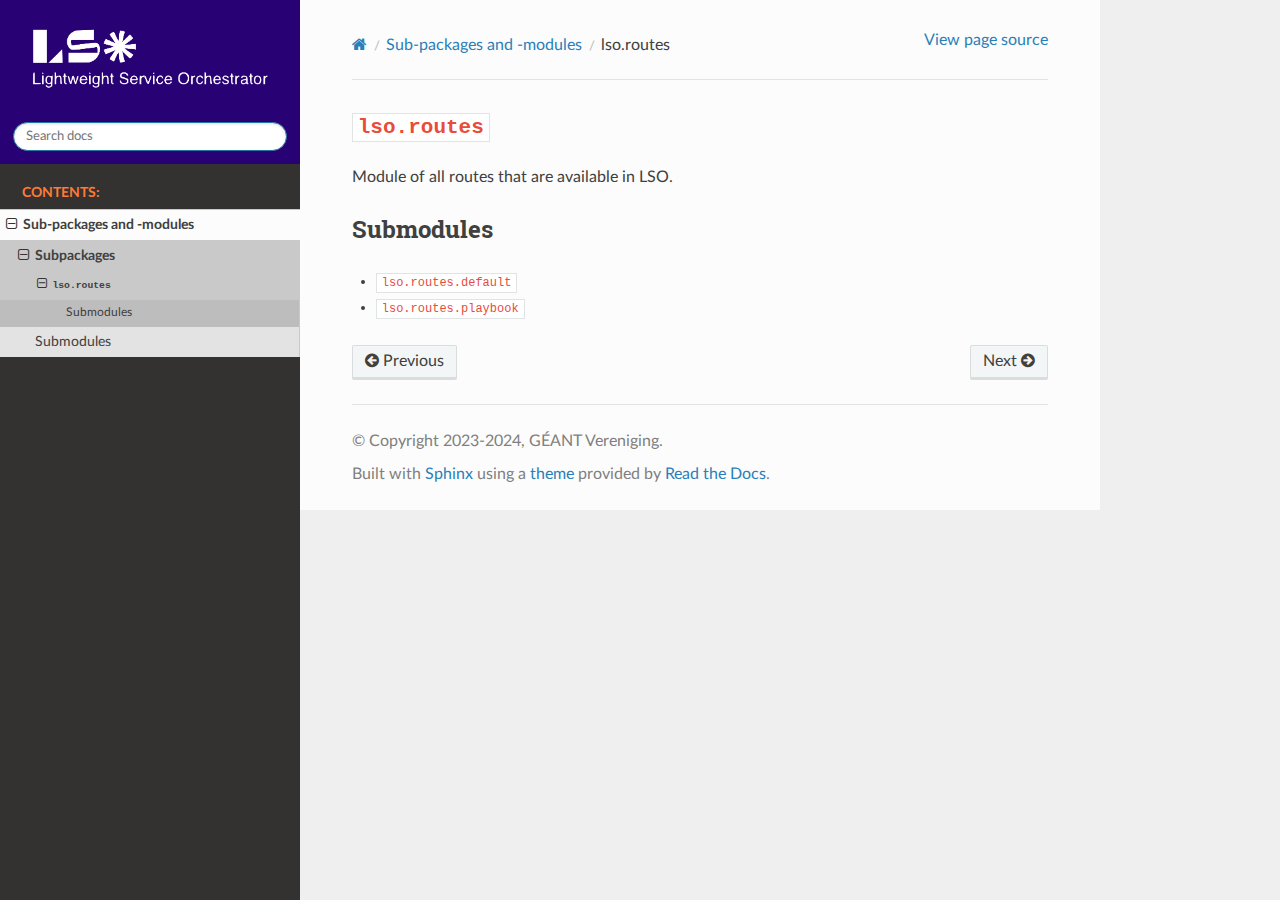
<file: module/routes/index.html>
<!DOCTYPE html>
<html class="writer-html5" lang="en" data-content_root="../../">
<head>
  <meta charset="utf-8" /><meta name="viewport" content="width=device-width, initial-scale=1" />

  <meta name="viewport" content="width=device-width, initial-scale=1.0" />
  <title>lso.routes &mdash; Lightweight Service Orchestrator  documentation</title>
      <link rel="stylesheet" type="text/css" href="../../_static/pygments.css?v=b86133f3" />
      <link rel="stylesheet" type="text/css" href="../../_static/css/theme.css?v=e59714d7" />
      <link rel="stylesheet" type="text/css" href="../../_static/custom.css?v=40ed084b" />

  
      <script src="../../_static/jquery.js?v=5d32c60e"></script>
      <script src="../../_static/_sphinx_javascript_frameworks_compat.js?v=2cd50e6c"></script>
      <script src="../../_static/documentation_options.js?v=5929fcd5"></script>
      <script src="../../_static/doctools.js?v=9bcbadda"></script>
      <script src="../../_static/sphinx_highlight.js?v=dc90522c"></script>
    <script src="../../_static/js/theme.js"></script>
    <link rel="index" title="Index" href="../../genindex.html" />
    <link rel="search" title="Search" href="../../search.html" />
    <link rel="next" title="lso.routes.default" href="default.html" />
    <link rel="prev" title="Sub-packages and -modules" href="../../modules.html" /> 
</head>

<body class="wy-body-for-nav"> 
  <div class="wy-grid-for-nav">
    <nav data-toggle="wy-nav-shift" class="wy-nav-side">
      <div class="wy-side-scroll">
        <div class="wy-side-nav-search"  style="background: rgb(40 2 116)" >

          
          
          <a href="../../index.html">
            
              <img src="../../_static/lso_logo.png" class="logo" alt="Logo"/>
          </a>
<div role="search">
  <form id="rtd-search-form" class="wy-form" action="../../search.html" method="get">
    <input type="text" name="q" placeholder="Search docs" aria-label="Search docs" />
    <input type="hidden" name="check_keywords" value="yes" />
    <input type="hidden" name="area" value="default" />
  </form>
</div>
        </div><div class="wy-menu wy-menu-vertical" data-spy="affix" role="navigation" aria-label="Navigation menu">
              <p class="caption" role="heading"><span class="caption-text">Contents:</span></p>
<ul class="current">
<li class="toctree-l1 current"><a class="reference internal" href="../../modules.html">Sub-packages and -modules</a><ul class="current">
<li class="toctree-l2 current"><a class="reference internal" href="../../modules.html#subpackages">Subpackages</a><ul class="current">
<li class="toctree-l3 current"><a class="current reference internal" href="#"><code class="docutils literal notranslate"><span class="pre">lso.routes</span></code></a><ul>
<li class="toctree-l4"><a class="reference internal" href="#submodules">Submodules</a></li>
</ul>
</li>
</ul>
</li>
<li class="toctree-l2"><a class="reference internal" href="../../modules.html#submodules">Submodules</a></li>
</ul>
</li>
</ul>

        </div>
      </div>
    </nav>

    <section data-toggle="wy-nav-shift" class="wy-nav-content-wrap"><nav class="wy-nav-top" aria-label="Mobile navigation menu"  style="background: rgb(40 2 116)" >
          <i data-toggle="wy-nav-top" class="fa fa-bars"></i>
          <a href="../../index.html">Lightweight Service Orchestrator</a>
      </nav>

      <div class="wy-nav-content">
        <div class="rst-content">
          <div role="navigation" aria-label="Page navigation">
  <ul class="wy-breadcrumbs">
      <li><a href="../../index.html" class="icon icon-home" aria-label="Home"></a></li>
          <li class="breadcrumb-item"><a href="../../modules.html">Sub-packages and -modules</a></li>
      <li class="breadcrumb-item active"><code class="docutils literal notranslate"><span class="pre">lso.routes</span></code></li>
      <li class="wy-breadcrumbs-aside">
            <a href="../../_sources/module/routes/index.rst.txt" rel="nofollow"> View page source</a>
      </li>
  </ul>
  <hr/>
</div>
          <div role="main" class="document" itemscope="itemscope" itemtype="http://schema.org/Article">
           <div itemprop="articleBody">
             
  <section id="module-lso.routes">
<span id="lso-routes"></span><h1><code class="docutils literal notranslate"><span class="pre">lso.routes</span></code><a class="headerlink" href="#module-lso.routes" title="Link to this heading"></a></h1>
<p>Module of all routes that are available in LSO.</p>
<section id="submodules">
<h2>Submodules<a class="headerlink" href="#submodules" title="Link to this heading"></a></h2>
<div class="toctree-wrapper compound">
<ul>
<li class="toctree-l1"><a class="reference internal" href="default.html"><code class="docutils literal notranslate"><span class="pre">lso.routes.default</span></code></a></li>
<li class="toctree-l1"><a class="reference internal" href="playbook.html"><code class="docutils literal notranslate"><span class="pre">lso.routes.playbook</span></code></a></li>
</ul>
</div>
</section>
</section>


           </div>
          </div>
          <footer><div class="rst-footer-buttons" role="navigation" aria-label="Footer">
        <a href="../../modules.html" class="btn btn-neutral float-left" title="Sub-packages and -modules" accesskey="p" rel="prev"><span class="fa fa-arrow-circle-left" aria-hidden="true"></span> Previous</a>
        <a href="default.html" class="btn btn-neutral float-right" title="lso.routes.default" accesskey="n" rel="next">Next <span class="fa fa-arrow-circle-right" aria-hidden="true"></span></a>
    </div>

  <hr/>

  <div role="contentinfo">
    <p>&#169; Copyright 2023-2024, GÉANT Vereniging.</p>
  </div>

  Built with <a href="https://www.sphinx-doc.org/">Sphinx</a> using a
    <a href="https://github.com/readthedocs/sphinx_rtd_theme">theme</a>
    provided by <a href="https://readthedocs.org">Read the Docs</a>.
   

</footer>
        </div>
      </div>
    </section>
  </div>
  <script>
      jQuery(function () {
          SphinxRtdTheme.Navigation.enable(true);
      });
  </script> 

</body>
</html>
</file>
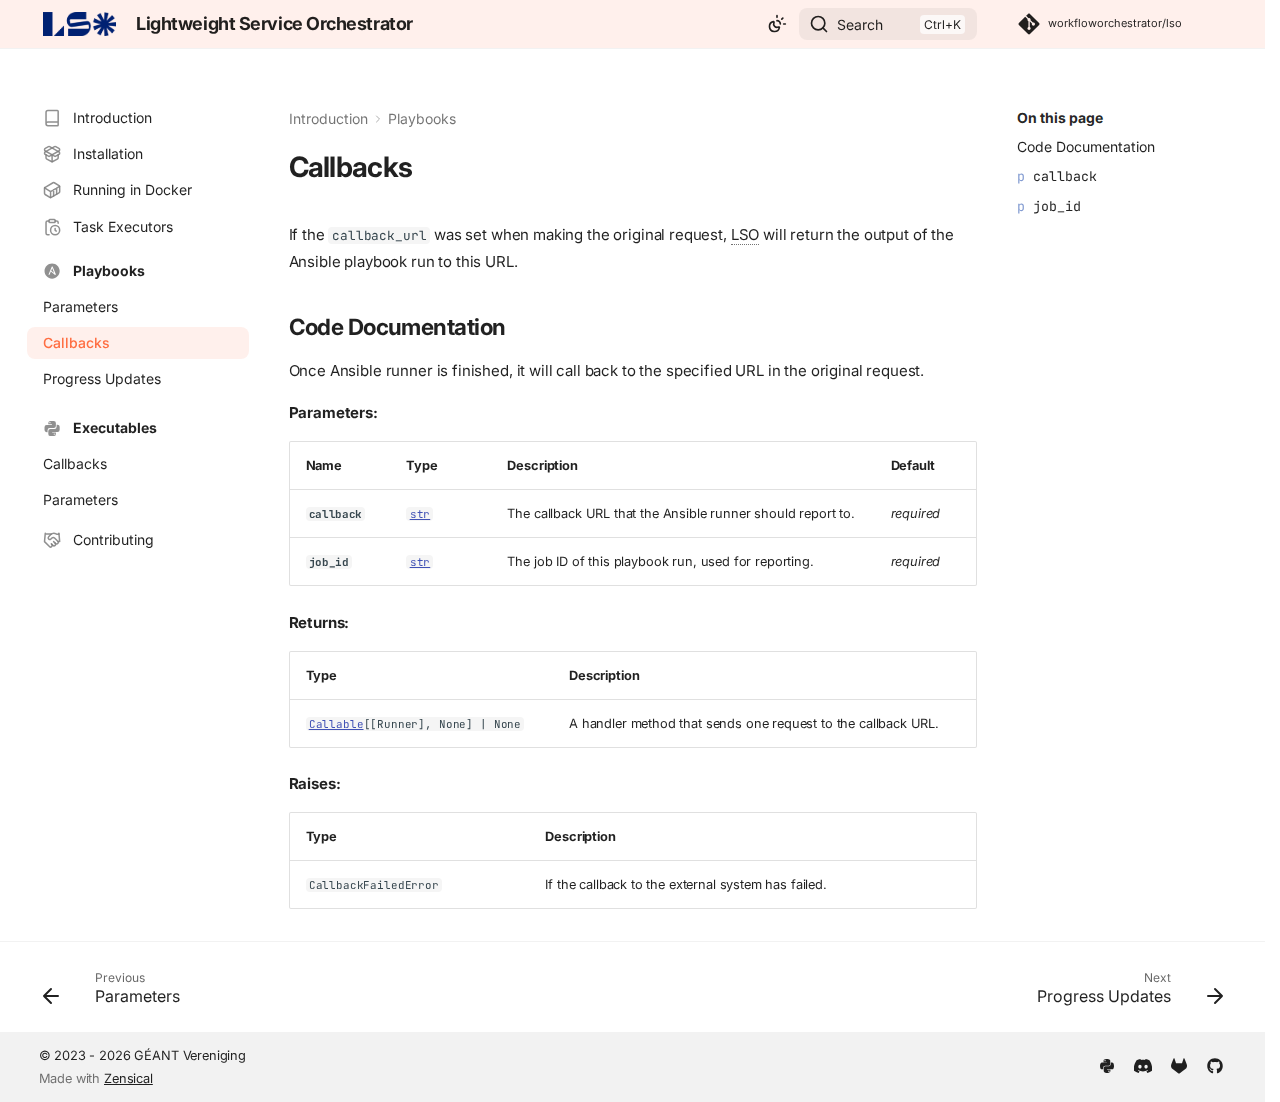
<file: playbooks/callback/index.html>
<!doctype html>
<html lang="en" class="no-js">
  <head>
    
      <meta charset="utf-8">
      <meta name="viewport" content="width=device-width,initial-scale=1">
      
        <meta name="description" content="A Lightweight Service Orchestrator for remotely executing Ansible playbooks and (Python) scripts.">
      
      
        <meta name="author" content="GÉANT Orchestration and Automation Team">
      
      
        <link rel="canonical" href="https://workfloworchestrator.org/lso/playbooks/callback/">
      
      
        <link rel="prev" href="../parameters/">
      
      
        <link rel="next" href="../updates/">
      
      
        
      
      
      <link rel="icon" href="../../img/favicon.png">
      <meta name="generator" content="zensical-0.0.28">
    
    
      
        <title>Callbacks - Lightweight Service Orchestrator</title>
      
    
    
      
        
      
      <link rel="stylesheet" href="../../assets/stylesheets/modern/main.6f2fbb28.min.css">
      
        
          
        
        <link rel="stylesheet" href="../../assets/stylesheets/modern/palette.dfe2e883.min.css">
      
      


    
    
      
    
    
      
        
        
        <link rel="preconnect" href="https://fonts.gstatic.com" crossorigin>
        <link rel="stylesheet" href="https://fonts.googleapis.com/css?family=Inter:300,300i,400,400i,500,500i,700,700i%7CJetBrains+Mono:400,400i,700,700i&display=fallback">
        <style>:root{--md-text-font:"Inter";--md-code-font:"JetBrains Mono"}</style>
      
    
    
      <link rel="stylesheet" href="../../css/extra.css">
    
    <script>__md_scope=new URL("../..",location),__md_hash=e=>[...e].reduce(((e,t)=>(e<<5)-e+t.charCodeAt(0)),0),__md_get=(e,t=localStorage,a=__md_scope)=>JSON.parse(t.getItem(a.pathname+"."+e)),__md_set=(e,t,a=localStorage,_=__md_scope)=>{try{a.setItem(_.pathname+"."+e,JSON.stringify(t))}catch(e){}},document.documentElement.setAttribute("data-platform",navigator.platform)</script>
    
      

    
    
  </head>
  
  
    
    
      
    
    
    
    
    <body dir="ltr" data-md-color-scheme="default" data-md-color-primary="indigo" data-md-color-accent="deep-orange">
  
    
    <input class="md-toggle" data-md-toggle="drawer" type="checkbox" id="__drawer" autocomplete="off">
    <input class="md-toggle" data-md-toggle="search" type="checkbox" id="__search" autocomplete="off">
    <label class="md-overlay" for="__drawer" aria-label="Navigation"></label>
    <div data-md-component="skip">
      
        
        <a href="#callbacks" class="md-skip">
          Skip to content
        </a>
      
    </div>
    <div data-md-component="announce">
      
    </div>
    
    
      

  

<header class="md-header md-header--shadow" data-md-component="header">
  <nav class="md-header__inner md-grid" aria-label="Header">
    <a href="../.." title="Lightweight Service Orchestrator" class="md-header__button md-logo" aria-label="Lightweight Service Orchestrator" data-md-component="logo">
      
  <img src="../../img/logo.png" alt="Lightweight Service Orchestrator">

    </a>
    <label class="md-header__button md-icon" for="__drawer" aria-label="Navigation">
      
      <svg xmlns="http://www.w3.org/2000/svg" fill="none" stroke="currentColor" stroke-linecap="round" stroke-linejoin="round" stroke-width="2" class="lucide lucide-menu" viewBox="0 0 24 24"><path d="M4 5h16M4 12h16M4 19h16"/></svg>
    </label>
    <div class="md-header__title" data-md-component="header-title">
      <div class="md-header__ellipsis">
        <div class="md-header__topic">
          <span class="md-ellipsis">
            Lightweight Service Orchestrator
          </span>
        </div>
        <div class="md-header__topic" data-md-component="header-topic">
          <span class="md-ellipsis">
            
              Callbacks
            
          </span>
        </div>
      </div>
    </div>
    
      
        <form class="md-header__option" data-md-component="palette">
  
    
    
    
    <input class="md-option" data-md-color-media="(prefers-color-scheme)" data-md-color-scheme="default" data-md-color-primary="indigo" data-md-color-accent="deep-orange"  aria-label="Switch to light mode"  type="radio" name="__palette" id="__palette_0">
    
      <label class="md-header__button md-icon" title="Switch to light mode" for="__palette_1" hidden>
        <svg xmlns="http://www.w3.org/2000/svg" fill="none" stroke="currentColor" stroke-linecap="round" stroke-linejoin="round" stroke-width="2" class="lucide lucide-sun-moon" viewBox="0 0 24 24"><path d="M12 2v2M14.837 16.385a6 6 0 1 1-7.223-7.222c.624-.147.97.66.715 1.248a4 4 0 0 0 5.26 5.259c.589-.255 1.396.09 1.248.715M16 12a4 4 0 0 0-4-4M19 5l-1.256 1.256M20 12h2"/></svg>
      </label>
    
  
    
    
    
    <input class="md-option" data-md-color-media="(prefers-color-scheme: light)" data-md-color-scheme="default" data-md-color-primary="indigo" data-md-color-accent="deep-orange"  aria-label="Switch to dark mode"  type="radio" name="__palette" id="__palette_1">
    
      <label class="md-header__button md-icon" title="Switch to dark mode" for="__palette_2" hidden>
        <svg xmlns="http://www.w3.org/2000/svg" fill="none" stroke="currentColor" stroke-linecap="round" stroke-linejoin="round" stroke-width="2" class="lucide lucide-sun" viewBox="0 0 24 24"><circle cx="12" cy="12" r="4"/><path d="M12 2v2M12 20v2M4.93 4.93l1.41 1.41M17.66 17.66l1.41 1.41M2 12h2M20 12h2M6.34 17.66l-1.41 1.41M19.07 4.93l-1.41 1.41"/></svg>
      </label>
    
  
    
    
    
    <input class="md-option" data-md-color-media="(prefers-color-scheme: dark)" data-md-color-scheme="slate" data-md-color-primary="indigo" data-md-color-accent="deep-orange"  aria-label="Switch to system preference"  type="radio" name="__palette" id="__palette_2">
    
      <label class="md-header__button md-icon" title="Switch to system preference" for="__palette_0" hidden>
        <svg xmlns="http://www.w3.org/2000/svg" fill="none" stroke="currentColor" stroke-linecap="round" stroke-linejoin="round" stroke-width="2" class="lucide lucide-moon" viewBox="0 0 24 24"><path d="M20.985 12.486a9 9 0 1 1-9.473-9.472c.405-.022.617.46.402.803a6 6 0 0 0 8.268 8.268c.344-.215.825-.004.803.401"/></svg>
      </label>
    
  
</form>
      
    
    
      <script>var palette=__md_get("__palette");if(palette&&palette.color){if("(prefers-color-scheme)"===palette.color.media){var media=matchMedia("(prefers-color-scheme: light)"),input=document.querySelector(media.matches?"[data-md-color-media='(prefers-color-scheme: light)']":"[data-md-color-media='(prefers-color-scheme: dark)']");palette.color.media=input.getAttribute("data-md-color-media"),palette.color.scheme=input.getAttribute("data-md-color-scheme"),palette.color.primary=input.getAttribute("data-md-color-primary"),palette.color.accent=input.getAttribute("data-md-color-accent")}for(var[key,value]of Object.entries(palette.color))document.body.setAttribute("data-md-color-"+key,value)}</script>
    
    
    
      
      
        <label class="md-header__button md-icon" for="__search" aria-label="Search">
          
          <svg xmlns="http://www.w3.org/2000/svg" fill="none" stroke="currentColor" stroke-linecap="round" stroke-linejoin="round" stroke-width="2" class="lucide lucide-search" viewBox="0 0 24 24"><path d="m21 21-4.34-4.34"/><circle cx="11" cy="11" r="8"/></svg>
        </label>
        <div class="md-search" data-md-component="search" role="dialog" aria-label="Search">
  <button type="button" class="md-search__button">
    Search
  </button>
</div>
      
    
    <div class="md-header__source">
      
        <a href="https://github.com/workfloworchestrator/lso" title="Go to repository" class="md-source" data-md-component="source">
  <div class="md-source__icon md-icon">
    
    <svg xmlns="http://www.w3.org/2000/svg" viewBox="0 0 448 512"><!--! Font Awesome Free 7.1.0 by @fontawesome - https://fontawesome.com License - https://fontawesome.com/license/free (Icons: CC BY 4.0, Fonts: SIL OFL 1.1, Code: MIT License) Copyright 2025 Fonticons, Inc.--><path fill="currentColor" d="M439.6 236.1 244 40.5c-5.4-5.5-12.8-8.5-20.4-8.5s-15 3-20.4 8.4L162.5 81l51.5 51.5c27.1-9.1 52.7 16.8 43.4 43.7l49.7 49.7c34.2-11.8 61.2 31 35.5 56.7-26.5 26.5-70.2-2.9-56-37.3L240.3 199v121.9c25.3 12.5 22.3 41.8 9.1 55-6.4 6.4-15.2 10.1-24.3 10.1s-17.8-3.6-24.3-10.1c-17.6-17.6-11.1-46.9 11.2-56v-123c-20.8-8.5-24.6-30.7-18.6-45L142.6 101 8.5 235.1C3 240.6 0 247.9 0 255.5s3 15 8.5 20.4l195.6 195.7c5.4 5.4 12.7 8.4 20.4 8.4s15-3 20.4-8.4l194.7-194.7c5.4-5.4 8.4-12.8 8.4-20.4s-3-15-8.4-20.4"/></svg>
  </div>
  <div class="md-source__repository">
    workfloworchestrator/lso
  </div>
</a>
      
    </div>
  </nav>
  
</header>
    
    <div class="md-container" data-md-component="container">
      
      
        
          
        
      
      <main class="md-main" data-md-component="main">
        <div class="md-main__inner md-grid">
          
            
              
              <div class="md-sidebar md-sidebar--primary" data-md-component="sidebar" data-md-type="navigation" >
                <div class="md-sidebar__scrollwrap">
                  <div class="md-sidebar__inner">
                    



<nav class="md-nav md-nav--primary" aria-label="Navigation" data-md-level="0">
  <label class="md-nav__title" for="__drawer">
    <a href="../.." title="Lightweight Service Orchestrator" class="md-nav__button md-logo" aria-label="Lightweight Service Orchestrator" data-md-component="logo">
      
  <img src="../../img/logo.png" alt="Lightweight Service Orchestrator">

    </a>
    Lightweight Service Orchestrator
  </label>
  
    <div class="md-nav__source">
      <a href="https://github.com/workfloworchestrator/lso" title="Go to repository" class="md-source" data-md-component="source">
  <div class="md-source__icon md-icon">
    
    <svg xmlns="http://www.w3.org/2000/svg" viewBox="0 0 448 512"><!--! Font Awesome Free 7.1.0 by @fontawesome - https://fontawesome.com License - https://fontawesome.com/license/free (Icons: CC BY 4.0, Fonts: SIL OFL 1.1, Code: MIT License) Copyright 2025 Fonticons, Inc.--><path fill="currentColor" d="M439.6 236.1 244 40.5c-5.4-5.5-12.8-8.5-20.4-8.5s-15 3-20.4 8.4L162.5 81l51.5 51.5c27.1-9.1 52.7 16.8 43.4 43.7l49.7 49.7c34.2-11.8 61.2 31 35.5 56.7-26.5 26.5-70.2-2.9-56-37.3L240.3 199v121.9c25.3 12.5 22.3 41.8 9.1 55-6.4 6.4-15.2 10.1-24.3 10.1s-17.8-3.6-24.3-10.1c-17.6-17.6-11.1-46.9 11.2-56v-123c-20.8-8.5-24.6-30.7-18.6-45L142.6 101 8.5 235.1C3 240.6 0 247.9 0 255.5s3 15 8.5 20.4l195.6 195.7c5.4 5.4 12.7 8.4 20.4 8.4s15-3 20.4-8.4l194.7-194.7c5.4-5.4 8.4-12.8 8.4-20.4s-3-15-8.4-20.4"/></svg>
  </div>
  <div class="md-source__repository">
    workfloworchestrator/lso
  </div>
</a>
    </div>
  
  <ul class="md-nav__list" data-md-scrollfix>
    
      
      
  
  
  
  
    <li class="md-nav__item">
      <a href="../.." class="md-nav__link">
        
  
  
    <svg xmlns="http://www.w3.org/2000/svg" fill="none" stroke="currentColor" stroke-linecap="round" stroke-linejoin="round" stroke-width="2" class="lucide lucide-book" viewBox="0 0 24 24"><path d="M4 19.5v-15A2.5 2.5 0 0 1 6.5 2H19a1 1 0 0 1 1 1v18a1 1 0 0 1-1 1H6.5a1 1 0 0 1 0-5H20"/></svg>
  
  <span class="md-ellipsis">
    
  
    Introduction
  

    
  </span>
  
  

      </a>
    </li>
  

    
      
      
  
  
  
  
    <li class="md-nav__item">
      <a href="../../installation/" class="md-nav__link">
        
  
  
    <svg xmlns="http://www.w3.org/2000/svg" fill="none" stroke="currentColor" stroke-linecap="round" stroke-linejoin="round" stroke-width="2" class="lucide lucide-package-open" viewBox="0 0 24 24"><path d="M12 22v-9M15.17 2.21a1.67 1.67 0 0 1 1.63 0L21 4.57a1.93 1.93 0 0 1 0 3.36L8.82 14.79a1.66 1.66 0 0 1-1.64 0L3 12.43a1.93 1.93 0 0 1 0-3.36z"/><path d="M20 13v3.87a2.06 2.06 0 0 1-1.11 1.83l-6 3.08a1.93 1.93 0 0 1-1.78 0l-6-3.08A2.06 2.06 0 0 1 4 16.87V13"/><path d="M21 12.43a1.93 1.93 0 0 0 0-3.36L8.83 2.2a1.64 1.64 0 0 0-1.63 0L3 4.57a1.93 1.93 0 0 0 0 3.36l12.18 6.86a1.64 1.64 0 0 0 1.63 0z"/></svg>
  
  <span class="md-ellipsis">
    
  
    Installation
  

    
  </span>
  
  

      </a>
    </li>
  

    
      
      
  
  
  
  
    <li class="md-nav__item">
      <a href="../../docker/" class="md-nav__link">
        
  
  
    <svg xmlns="http://www.w3.org/2000/svg" fill="none" stroke="currentColor" stroke-linecap="round" stroke-linejoin="round" stroke-width="2" class="lucide lucide-container" viewBox="0 0 24 24"><path d="M22 7.7c0-.6-.4-1.2-.8-1.5l-6.3-3.9a1.72 1.72 0 0 0-1.7 0l-10.3 6c-.5.2-.9.8-.9 1.4v6.6c0 .5.4 1.2.8 1.5l6.3 3.9a1.72 1.72 0 0 0 1.7 0l10.3-6c.5-.3.9-1 .9-1.5Z"/><path d="M10 21.9V14L2.1 9.1M10 14l11.9-6.9M14 19.8v-8.1M18 17.5V9.4"/></svg>
  
  <span class="md-ellipsis">
    
  
    Running in Docker
  

    
  </span>
  
  

      </a>
    </li>
  

    
      
      
  
  
  
  
    <li class="md-nav__item">
      <a href="../../executors/" class="md-nav__link">
        
  
  
    <svg xmlns="http://www.w3.org/2000/svg" fill="none" stroke="currentColor" stroke-linecap="round" stroke-linejoin="round" stroke-width="2" class="lucide lucide-clipboard-clock" viewBox="0 0 24 24"><path d="M16 14v2.2l1.6 1M16 4h2a2 2 0 0 1 2 2v.832M8 4H6a2 2 0 0 0-2 2v14a2 2 0 0 0 2 2h2"/><circle cx="16" cy="16" r="6"/><rect width="8" height="4" x="8" y="2" rx="1"/></svg>
  
  <span class="md-ellipsis">
    
  
    Task Executors
  

    
  </span>
  
  

      </a>
    </li>
  

    
      
      
  
  
    
  
  
  
    
    
      
        
          
        
      
        
      
        
      
        
      
    
    
    
      
        
        
      
    
    
      
    
    <li class="md-nav__item md-nav__item--active md-nav__item--section md-nav__item--nested">
      
        
        
        <input class="md-nav__toggle md-toggle " type="checkbox" id="__nav_5" checked>
        
          
          <div class="md-nav__link md-nav__container">
            <a href="../" class="md-nav__link ">
              
  
  
    <svg xmlns="http://www.w3.org/2000/svg" viewBox="0 0 24 24"><path d="M12 2C6.5 2 2 6.5 2 12s4.5 10 10 10 10-4.5 10-10S17.5 2 12 2m4.1 15c-.19 0-.34-.1-.55-.27l-5.16-4.17-1.73 4.34H7.17l4.37-10.51c.11-.28.35-.42.63-.42s.5.14.62.42l3.98 9.58c.04.11.07.22.07.29-.01.42-.34.74-.74.74m-3.93-8.89 2.59 6.39-3.91-3.08z"/></svg>
  
  <span class="md-ellipsis">
    
  
    Playbooks
  

    
  </span>
  
  

            </a>
            
              
              <label class="md-nav__link " for="__nav_5" id="__nav_5_label" tabindex="">
                <span class="md-nav__icon md-icon"></span>
              </label>
            
          </div>
        
        <nav class="md-nav" data-md-level="1" aria-labelledby="__nav_5_label" aria-expanded="true">
          <label class="md-nav__title" for="__nav_5">
            <span class="md-nav__icon md-icon"></span>
            
  
    Playbooks
  

          </label>
          <ul class="md-nav__list" data-md-scrollfix>
            
              
            
              
                
  
  
  
  
    <li class="md-nav__item">
      <a href="../parameters/" class="md-nav__link">
        
  
  
  <span class="md-ellipsis">
    
  
    Parameters
  

    
  </span>
  
  

      </a>
    </li>
  

              
            
              
                
  
  
    
  
  
  
    <li class="md-nav__item md-nav__item--active">
      
      <input class="md-nav__toggle md-toggle" type="checkbox" id="__toc">
      
      
        
      
      
        <label class="md-nav__link md-nav__link--active" for="__toc">
          
  
  
  <span class="md-ellipsis">
    
  
    Callbacks
  

    
  </span>
  
  

          <span class="md-nav__icon md-icon"></span>
        </label>
      
      <a href="././" class="md-nav__link md-nav__link--active">
        
  
  
  <span class="md-ellipsis">
    
  
    Callbacks
  

    
  </span>
  
  

      </a>
      
        


<nav class="md-nav md-nav--secondary" aria-label="On this page">
  
  
  
    
  
  
    <label class="md-nav__title" for="__toc">
      <span class="md-nav__icon md-icon"></span>
      On this page
    </label>
    <ul class="md-nav__list" data-md-component="toc" data-md-scrollfix>
      
        <li class="md-nav__item">
  <a href="#code-documentation" class="md-nav__link">
    <span class="md-ellipsis">
      
        Code Documentation
      
    </span>
  </a>
  
</li>
      
        <li class="md-nav__item">
  <a href="#lso.tasks.playbook_finished_handler_factory(callback)" class="md-nav__link">
    <span class="md-ellipsis">
      
        <code class="doc-symbol doc-symbol-toc doc-symbol-parameter"></code>&nbsp;callback
      
    </span>
  </a>
  
</li>
      
        <li class="md-nav__item">
  <a href="#lso.tasks.playbook_finished_handler_factory(job_id)" class="md-nav__link">
    <span class="md-ellipsis">
      
        <code class="doc-symbol doc-symbol-toc doc-symbol-parameter"></code>&nbsp;job_id
      
    </span>
  </a>
  
</li>
      
    </ul>
  
</nav>
      
    </li>
  

              
            
              
                
  
  
  
  
    <li class="md-nav__item">
      <a href="../updates/" class="md-nav__link">
        
  
  
  <span class="md-ellipsis">
    
  
    Progress Updates
  

    
  </span>
  
  

      </a>
    </li>
  

              
            
          </ul>
        </nav>
      
    </li>
  

    
      
      
  
  
  
  
    
    
      
        
          
        
      
        
      
        
      
    
    
    
      
        
        
      
    
    
      
    
    <li class="md-nav__item md-nav__item--section md-nav__item--nested">
      
        
        
        <input class="md-nav__toggle md-toggle " type="checkbox" id="__nav_6" >
        
          
          <div class="md-nav__link md-nav__container">
            <a href="../../executables/" class="md-nav__link ">
              
  
  
    <svg xmlns="http://www.w3.org/2000/svg" viewBox="0 0 24 24"><path d="M19.14 7.5A2.86 2.86 0 0 1 22 10.36v3.78A2.86 2.86 0 0 1 19.14 17H12c0 .39.32.96.71.96H17v1.68a2.86 2.86 0 0 1-2.86 2.86H9.86A2.86 2.86 0 0 1 7 19.64v-3.75a2.85 2.85 0 0 1 2.86-2.85h5.25a2.85 2.85 0 0 0 2.85-2.86V7.5zm-4.28 11.79c-.4 0-.72.3-.72.89s.32.71.72.71a.71.71 0 0 0 .71-.71c0-.59-.32-.89-.71-.89m-10-1.79A2.86 2.86 0 0 1 2 14.64v-3.78A2.86 2.86 0 0 1 4.86 8H12c0-.39-.32-.96-.71-.96H7V5.36A2.86 2.86 0 0 1 9.86 2.5h4.28A2.86 2.86 0 0 1 17 5.36v3.75a2.85 2.85 0 0 1-2.86 2.85H8.89a2.85 2.85 0 0 0-2.85 2.86v2.68zM9.14 5.71c.4 0 .72-.3.72-.89s-.32-.71-.72-.71c-.39 0-.71.12-.71.71s.32.89.71.89"/></svg>
  
  <span class="md-ellipsis">
    
  
    Executables
  

    
  </span>
  
  

            </a>
            
              
              <label class="md-nav__link " for="__nav_6" id="__nav_6_label" tabindex="">
                <span class="md-nav__icon md-icon"></span>
              </label>
            
          </div>
        
        <nav class="md-nav" data-md-level="1" aria-labelledby="__nav_6_label" aria-expanded="false">
          <label class="md-nav__title" for="__nav_6">
            <span class="md-nav__icon md-icon"></span>
            
  
    Executables
  

          </label>
          <ul class="md-nav__list" data-md-scrollfix>
            
              
            
              
                
  
  
  
  
    <li class="md-nav__item">
      <a href="../../executables/callback/" class="md-nav__link">
        
  
  
  <span class="md-ellipsis">
    
  
    Callbacks
  

    
  </span>
  
  

      </a>
    </li>
  

              
            
              
                
  
  
  
  
    <li class="md-nav__item">
      <a href="../../executables/parameters/" class="md-nav__link">
        
  
  
  <span class="md-ellipsis">
    
  
    Parameters
  

    
  </span>
  
  

      </a>
    </li>
  

              
            
          </ul>
        </nav>
      
    </li>
  

    
      
      
  
  
  
  
    <li class="md-nav__item">
      <a href="../../contributing/" class="md-nav__link">
        
  
  
    <svg xmlns="http://www.w3.org/2000/svg" fill="none" stroke="currentColor" stroke-linecap="round" stroke-linejoin="round" stroke-width="2" class="lucide lucide-handshake" viewBox="0 0 24 24"><path d="m11 17 2 2a1 1 0 1 0 3-3"/><path d="m14 14 2.5 2.5a1 1 0 1 0 3-3l-3.88-3.88a3 3 0 0 0-4.24 0l-.88.88a1 1 0 1 1-3-3l2.81-2.81a5.79 5.79 0 0 1 7.06-.87l.47.28a2 2 0 0 0 1.42.25L21 4"/><path d="m21 3 1 11h-2M3 3 2 14l6.5 6.5a1 1 0 1 0 3-3M3 4h8"/></svg>
  
  <span class="md-ellipsis">
    
  
    Contributing
  

    
  </span>
  
  

      </a>
    </li>
  

    
  </ul>
</nav>
                  </div>
                </div>
              </div>
            
            
              
              <div class="md-sidebar md-sidebar--secondary" data-md-component="sidebar" data-md-type="toc" >
                <div class="md-sidebar__scrollwrap">
                  <div class="md-sidebar__inner">
                    


<nav class="md-nav md-nav--secondary" aria-label="On this page">
  
  
  
    
  
  
    <label class="md-nav__title" for="__toc">
      <span class="md-nav__icon md-icon"></span>
      On this page
    </label>
    <ul class="md-nav__list" data-md-component="toc" data-md-scrollfix>
      
        <li class="md-nav__item">
  <a href="#code-documentation" class="md-nav__link">
    <span class="md-ellipsis">
      
        Code Documentation
      
    </span>
  </a>
  
</li>
      
        <li class="md-nav__item">
  <a href="#lso.tasks.playbook_finished_handler_factory(callback)" class="md-nav__link">
    <span class="md-ellipsis">
      
        <code class="doc-symbol doc-symbol-toc doc-symbol-parameter"></code>&nbsp;callback
      
    </span>
  </a>
  
</li>
      
        <li class="md-nav__item">
  <a href="#lso.tasks.playbook_finished_handler_factory(job_id)" class="md-nav__link">
    <span class="md-ellipsis">
      
        <code class="doc-symbol doc-symbol-toc doc-symbol-parameter"></code>&nbsp;job_id
      
    </span>
  </a>
  
</li>
      
    </ul>
  
</nav>
                  </div>
                </div>
              </div>
            
          
          
            <div class="md-content" data-md-component="content">
              
                



  


  <nav class="md-path" aria-label="Navigation" >
    <ol class="md-path__list">
      
        
  
  
    <li class="md-path__item">
      <a href="../.." class="md-path__link">
        
  <span class="md-ellipsis">
    Introduction
  </span>

      </a>
    </li>
  

      
      
        
  
  
    
    
      <li class="md-path__item">
        <a href="../" class="md-path__link">
          
  <span class="md-ellipsis">
    Playbooks
  </span>

        </a>
      </li>
    
  

      
    </ol>
  </nav>

              
              <article class="md-content__inner md-typeset">
                
                  
  
  


<h1 id="callbacks">Callbacks</h1>
<p>If the <code>callback_url</code> was set when making the original request, <abbr title="Lightweight Service Orchestrator">LSO</abbr> will return the output of the Ansible playbook run
to this URL.</p>
<h2 id="code-documentation">Code Documentation</h2>


<div class="doc doc-object doc-function">




    <div class="doc doc-contents first">

        <p>Once Ansible runner is finished, it will call back to the specified URL in the original request.</p>


<p><span class="doc-section-title">Parameters:</span></p>
    <table>
      <thead>
        <tr>
          <th>Name</th>
          <th>Type</th>
          <th>Description</th>
          <th>Default</th>
        </tr>
      </thead>
      <tbody>
          <tr class="doc-section-item">
            <td>
<h2 id="lso.tasks.playbook_finished_handler_factory(callback)" class="doc doc-heading doc-heading-parameter">                  <code>callback</code>
</h2>            </td>
            <td>
                  <code><a class="autorefs autorefs-external" href="https://docs.python.org/3/library/stdtypes.html#str">str</a></code>
            </td>
            <td>
              <div class="doc-md-description">
                <p>The callback URL that the Ansible runner should report to.</p>
              </div>
            </td>
            <td>
                <em>required</em>
            </td>
          </tr>
          <tr class="doc-section-item">
            <td>
<h2 id="lso.tasks.playbook_finished_handler_factory(job_id)" class="doc doc-heading doc-heading-parameter">                  <code>job_id</code>
</h2>            </td>
            <td>
                  <code><a class="autorefs autorefs-external" href="https://docs.python.org/3/library/stdtypes.html#str">str</a></code>
            </td>
            <td>
              <div class="doc-md-description">
                <p>The job ID of this playbook run, used for reporting.</p>
              </div>
            </td>
            <td>
                <em>required</em>
            </td>
          </tr>
      </tbody>
    </table>


    <p><span class="doc-section-title">Returns:</span></p>
    <table>
      <thead>
        <tr>
          <th>Type</th>
          <th>Description</th>
        </tr>
      </thead>
      <tbody>
          <tr class="doc-section-item">
            <td>
                  <code><a class="autorefs autorefs-external" title="collections.abc.Callable" href="https://docs.python.org/3/library/collections.abc.html#collections.abc.Callable">Callable</a>[[<span title="ansible_runner.Runner">Runner</span>], None] | None</code>
            </td>
            <td>
              <div class="doc-md-description">
                <p>A handler method that sends one request to the callback URL.</p>
              </div>
            </td>
          </tr>
      </tbody>
    </table>


<p><span class="doc-section-title">Raises:</span></p>
    <table>
      <thead>
        <tr>
          <th>Type</th>
          <th>Description</th>
        </tr>
      </thead>
      <tbody>
          <tr class="doc-section-item">
            <td>
                  <code><span title="lso.tasks.CallbackFailedError">CallbackFailedError</span></code>
            </td>
            <td>
              <div class="doc-md-description">
                <p>If the callback to the external system has failed.</p>
              </div>
            </td>
          </tr>
      </tbody>
    </table>


    </div>

</div>














                
              </article>
            </div>
          
          
  <script>var tabs=__md_get("__tabs");if(Array.isArray(tabs))e:for(var set of document.querySelectorAll(".tabbed-set")){var labels=set.querySelector(".tabbed-labels");for(var tab of tabs)for(var label of labels.getElementsByTagName("label"))if(label.innerText.trim()===tab){var input=document.getElementById(label.htmlFor);input.checked=!0;continue e}}</script>

<script>var target=document.getElementById(location.hash.slice(1));target&&target.name&&(target.checked=target.name.startsWith("__tabbed_"))</script>
        </div>
        
          <button type="button" class="md-top md-icon" data-md-component="top" hidden>
  
  <svg xmlns="http://www.w3.org/2000/svg" fill="none" stroke="currentColor" stroke-linecap="round" stroke-linejoin="round" stroke-width="2" class="lucide lucide-circle-arrow-up" viewBox="0 0 24 24"><circle cx="12" cy="12" r="10"/><path d="m16 12-4-4-4 4M12 16V8"/></svg>
  Back to top
</button>
        
      </main>
      
        <footer class="md-footer">
  
    
      
      <nav class="md-footer__inner md-grid" aria-label="Footer" >
        
          
          <a href="../parameters/" class="md-footer__link md-footer__link--prev" aria-label="Previous: Parameters">
            <div class="md-footer__button md-icon">
              
              <svg xmlns="http://www.w3.org/2000/svg" fill="none" stroke="currentColor" stroke-linecap="round" stroke-linejoin="round" stroke-width="2" class="lucide lucide-arrow-left" viewBox="0 0 24 24"><path d="m12 19-7-7 7-7M19 12H5"/></svg>
            </div>
            <div class="md-footer__title">
              <span class="md-footer__direction">
                Previous
              </span>
              <div class="md-ellipsis">
                Parameters
              </div>
            </div>
          </a>
        
        
          
          <a href="../updates/" class="md-footer__link md-footer__link--next" aria-label="Next: Progress Updates">
            <div class="md-footer__title">
              <span class="md-footer__direction">
                Next
              </span>
              <div class="md-ellipsis">
                Progress Updates
              </div>
            </div>
            <div class="md-footer__button md-icon">
              
              <svg xmlns="http://www.w3.org/2000/svg" fill="none" stroke="currentColor" stroke-linecap="round" stroke-linejoin="round" stroke-width="2" class="lucide lucide-arrow-right" viewBox="0 0 24 24"><path d="M5 12h14M12 5l7 7-7 7"/></svg>
            </div>
          </a>
        
      </nav>
    
  
  <div class="md-footer-meta md-typeset">
    <div class="md-footer-meta__inner md-grid">
      <div class="md-copyright">
  
    <div class="md-copyright__highlight">
      &copy; 2023 - 2026 GÉANT Vereniging
    </div>
  
  
    Made with
    <a href="https://zensical.org/" target="_blank" rel="noopener">
      Zensical
    </a>
  
</div>
      
        
<div class="md-social">
  
    
    
    
    
    <a href="https://pypi.org/project/orchestrator-lso" target="_blank" rel="noopener" title="LSO on PyPI" class="md-social__link">
      <svg xmlns="http://www.w3.org/2000/svg" viewBox="0 0 448 512"><!--! Font Awesome Free 7.1.0 by @fontawesome - https://fontawesome.com License - https://fontawesome.com/license/free (Icons: CC BY 4.0, Fonts: SIL OFL 1.1, Code: MIT License) Copyright 2025 Fonticons, Inc.--><path fill="currentColor" d="M439.8 200.5c-7.7-30.9-22.3-54.2-53.4-54.2h-40.1v47.4c0 36.8-31.2 67.8-66.8 67.8H172.7c-29.2 0-53.4 25-53.4 54.3v101.8c0 29 25.2 46 53.4 54.3 33.8 9.9 66.3 11.7 106.8 0 26.9-7.8 53.4-23.5 53.4-54.3v-40.7H226.2v-13.6h160.2c31.1 0 42.6-21.7 53.4-54.2 11.2-33.5 10.7-65.7 0-108.6M286.2 444.7a20.4 20.4 0 1 1 0-40.7 20.4 20.4 0 1 1 0 40.7M167.8 248.1h106.8c29.7 0 53.4-24.5 53.4-54.3V91.9c0-29-24.4-50.7-53.4-55.6-35.8-5.9-74.7-5.6-106.8.1-45.2 8-53.4 24.7-53.4 55.6v40.7h106.9v13.6h-147c-31.1 0-58.3 18.7-66.8 54.2-9.8 40.7-10.2 66.1 0 108.6 7.6 31.6 25.7 54.2 56.8 54.2H101v-48.8c0-35.3 30.5-66.4 66.8-66.4m-6.6-183.4a20.4 20.4 0 1 1 0 40.8 20.4 20.4 0 1 1 0-40.8"/></svg>
    </a>
  
    
    
    
    
    <a href="https://discord.gg/fQkQn5ajFR" target="_blank" rel="noopener" title="WFO on Discord" class="md-social__link">
      <svg xmlns="http://www.w3.org/2000/svg" viewBox="0 0 576 512"><!--! Font Awesome Free 7.1.0 by @fontawesome - https://fontawesome.com License - https://fontawesome.com/license/free (Icons: CC BY 4.0, Fonts: SIL OFL 1.1, Code: MIT License) Copyright 2025 Fonticons, Inc.--><path fill="currentColor" d="M492.5 69.8c-.2-.3-.4-.6-.8-.7-38.1-17.5-78.4-30-119.7-37.1-.4-.1-.8 0-1.1.1s-.6.4-.8.8c-5.5 9.9-10.5 20.2-14.9 30.6-44.6-6.8-89.9-6.8-134.4 0-4.5-10.5-9.5-20.7-15.1-30.6-.2-.3-.5-.6-.8-.8s-.7-.2-1.1-.2C162.5 39 122.2 51.5 84.1 69c-.3.1-.6.4-.8.7C7.1 183.5-13.8 294.6-3.6 404.2c0 .3.1.5.2.8s.3.4.5.6c44.4 32.9 94 58 146.8 74.2.4.1.8.1 1.1 0s.7-.4.9-.7c11.3-15.4 21.4-31.8 30-48.8.1-.2.2-.5.2-.8s0-.5-.1-.8-.2-.5-.4-.6-.4-.3-.7-.4c-15.8-6.1-31.2-13.4-45.9-21.9-.3-.2-.5-.4-.7-.6s-.3-.6-.3-.9 0-.6.2-.9.3-.5.6-.7c3.1-2.3 6.2-4.7 9.1-7.1.3-.2.6-.4.9-.4s.7 0 1 .1c96.2 43.9 200.4 43.9 295.5 0 .3-.1.7-.2 1-.2s.7.2.9.4c2.9 2.4 6 4.9 9.1 7.2.2.2.4.4.6.7s.2.6.2.9-.1.6-.3.9-.4.5-.6.6c-14.7 8.6-30 15.9-45.9 21.8-.2.1-.5.2-.7.4s-.3.4-.4.7-.1.5-.1.8.1.5.2.8c8.8 17 18.8 33.3 30 48.8.2.3.6.6.9.7s.8.1 1.1 0c52.9-16.2 102.6-41.3 147.1-74.2.2-.2.4-.4.5-.6s.2-.5.2-.8c12.3-126.8-20.5-236.9-86.9-334.5zm-302 267.7c-29 0-52.8-26.6-52.8-59.2s23.4-59.2 52.8-59.2c29.7 0 53.3 26.8 52.8 59.2 0 32.7-23.4 59.2-52.8 59.2m195.4 0c-29 0-52.8-26.6-52.8-59.2s23.4-59.2 52.8-59.2c29.7 0 53.3 26.8 52.8 59.2 0 32.7-23.2 59.2-52.8 59.2"/></svg>
    </a>
  
    
    
    
    
    <a href="https://gitlab.software.geant.org/goat" target="_blank" rel="noopener" title="GÉANT Orchestration and Automation Team GitLab" class="md-social__link">
      <svg xmlns="http://www.w3.org/2000/svg" viewBox="0 0 512 512"><!--! Font Awesome Free 7.1.0 by @fontawesome - https://fontawesome.com License - https://fontawesome.com/license/free (Icons: CC BY 4.0, Fonts: SIL OFL 1.1, Code: MIT License) Copyright 2025 Fonticons, Inc.--><path fill="currentColor" d="m504 204.6-.7-1.8L433.6 21c-1.4-3.6-3.9-6.6-7.2-8.6-2.4-1.6-5.1-2.5-8-2.8s-5.7.1-8.4 1.1-5.1 2.7-7.1 4.8c-1.9 2.1-3.3 4.7-4.1 7.4l-47 144H161.3l-47.1-144c-.8-2.8-2.2-5.3-4.1-7.4-2-2.1-4.4-3.7-7.1-4.8-2.6-1-5.5-1.4-8.4-1.1s-5.6 1.2-8 2.8c-3.2 2-5.8 5.1-7.2 8.6L9.8 202.8l-.8 1.8c-10 26.2-11.3 55-3.5 82 7.7 26.9 24 50.7 46.4 67.6l.3.2.6.4 106 79.5c38.5 29.1 66.7 50.3 84.6 63.9 3.7 1.9 8.3 4.3 13 4.3s9.3-2.4 13-4.3c17.9-13.5 46.1-34.9 84.6-63.9l106.7-79.9.3-.3c22.4-16.9 38.7-40.6 45.6-67.5 8.6-27 7.4-55.8-2.6-82"/></svg>
    </a>
  
    
    
    
    
    <a href="https://github.com/geant" target="_blank" rel="noopener" title="GÉANT Project GitHub" class="md-social__link">
      <svg xmlns="http://www.w3.org/2000/svg" viewBox="0 0 512 512"><!--! Font Awesome Free 7.1.0 by @fontawesome - https://fontawesome.com License - https://fontawesome.com/license/free (Icons: CC BY 4.0, Fonts: SIL OFL 1.1, Code: MIT License) Copyright 2025 Fonticons, Inc.--><path fill="currentColor" d="M173.9 397.4c0 2-2.3 3.6-5.2 3.6-3.3.3-5.6-1.3-5.6-3.6 0-2 2.3-3.6 5.2-3.6 3-.3 5.6 1.3 5.6 3.6m-31.1-4.5c-.7 2 1.3 4.3 4.3 4.9 2.6 1 5.6 0 6.2-2s-1.3-4.3-4.3-5.2c-2.6-.7-5.5.3-6.2 2.3m44.2-1.7c-2.9.7-4.9 2.6-4.6 4.9.3 2 2.9 3.3 5.9 2.6 2.9-.7 4.9-2.6 4.6-4.6-.3-1.9-3-3.2-5.9-2.9M252.8 8C114.1 8 8 113.3 8 252c0 110.9 69.8 205.8 169.5 239.2 12.8 2.3 17.3-5.6 17.3-12.1 0-6.2-.3-40.4-.3-61.4 0 0-70 15-84.7-29.8 0 0-11.4-29.1-27.8-36.6 0 0-22.9-15.7 1.6-15.4 0 0 24.9 2 38.6 25.8 21.9 38.6 58.6 27.5 72.9 20.9 2.3-16 8.8-27.1 16-33.7-55.9-6.2-112.3-14.3-112.3-110.5 0-27.5 7.6-41.3 23.6-58.9-2.6-6.5-11.1-33.3 2.6-67.9 20.9-6.5 69 27 69 27 20-5.6 41.5-8.5 62.8-8.5s42.8 2.9 62.8 8.5c0 0 48.1-33.6 69-27 13.7 34.7 5.2 61.4 2.6 67.9 16 17.7 25.8 31.5 25.8 58.9 0 96.5-58.9 104.2-114.8 110.5 9.2 7.9 17 22.9 17 46.4 0 33.7-.3 75.4-.3 83.6 0 6.5 4.6 14.4 17.3 12.1C436.2 457.8 504 362.9 504 252 504 113.3 391.5 8 252.8 8M105.2 352.9c-1.3 1-1 3.3.7 5.2 1.6 1.6 3.9 2.3 5.2 1 1.3-1 1-3.3-.7-5.2-1.6-1.6-3.9-2.3-5.2-1m-10.8-8.1c-.7 1.3.3 2.9 2.3 3.9 1.6 1 3.6.7 4.3-.7.7-1.3-.3-2.9-2.3-3.9-2-.6-3.6-.3-4.3.7m32.4 35.6c-1.6 1.3-1 4.3 1.3 6.2 2.3 2.3 5.2 2.6 6.5 1 1.3-1.3.7-4.3-1.3-6.2-2.2-2.3-5.2-2.6-6.5-1m-11.4-14.7c-1.6 1-1.6 3.6 0 5.9s4.3 3.3 5.6 2.3c1.6-1.3 1.6-3.9 0-6.2-1.4-2.3-4-3.3-5.6-2"/></svg>
    </a>
  
</div>
      
    </div>
  </div>
</footer>
      
    </div>
    <div class="md-dialog" data-md-component="dialog">
      <div class="md-dialog__inner md-typeset"></div>
    </div>
    
    
    
      
      
      <script id="__config" type="application/json">{"annotate":null,"base":"../..","features":["content.code.annotate","content.code.copy","content.code.select","content.footnote.tooltips","content.tabs.link","content.tooltips","navigation.footer","navigation.indexes","navigation.instant","navigation.instant.prefetch","navigation.path","navigation.prune","navigation.sections","navigation.top","toc.follow"],"search":"../../assets/javascripts/workers/search.e2d2d235.min.js","tags":null,"translations":{"clipboard.copied":"Copied to clipboard","clipboard.copy":"Copy to clipboard","search.result.more.one":"1 more on this page","search.result.more.other":"# more on this page","search.result.none":"No matching documents","search.result.one":"1 matching document","search.result.other":"# matching documents","search.result.placeholder":"Type to start searching","search.result.term.missing":"Missing","select.version":"Select version"},"version":null}</script>
    
    
      <script src="../../assets/javascripts/bundle.c2b142ea.min.js"></script>
      
    
  </body>
</html>
</file>
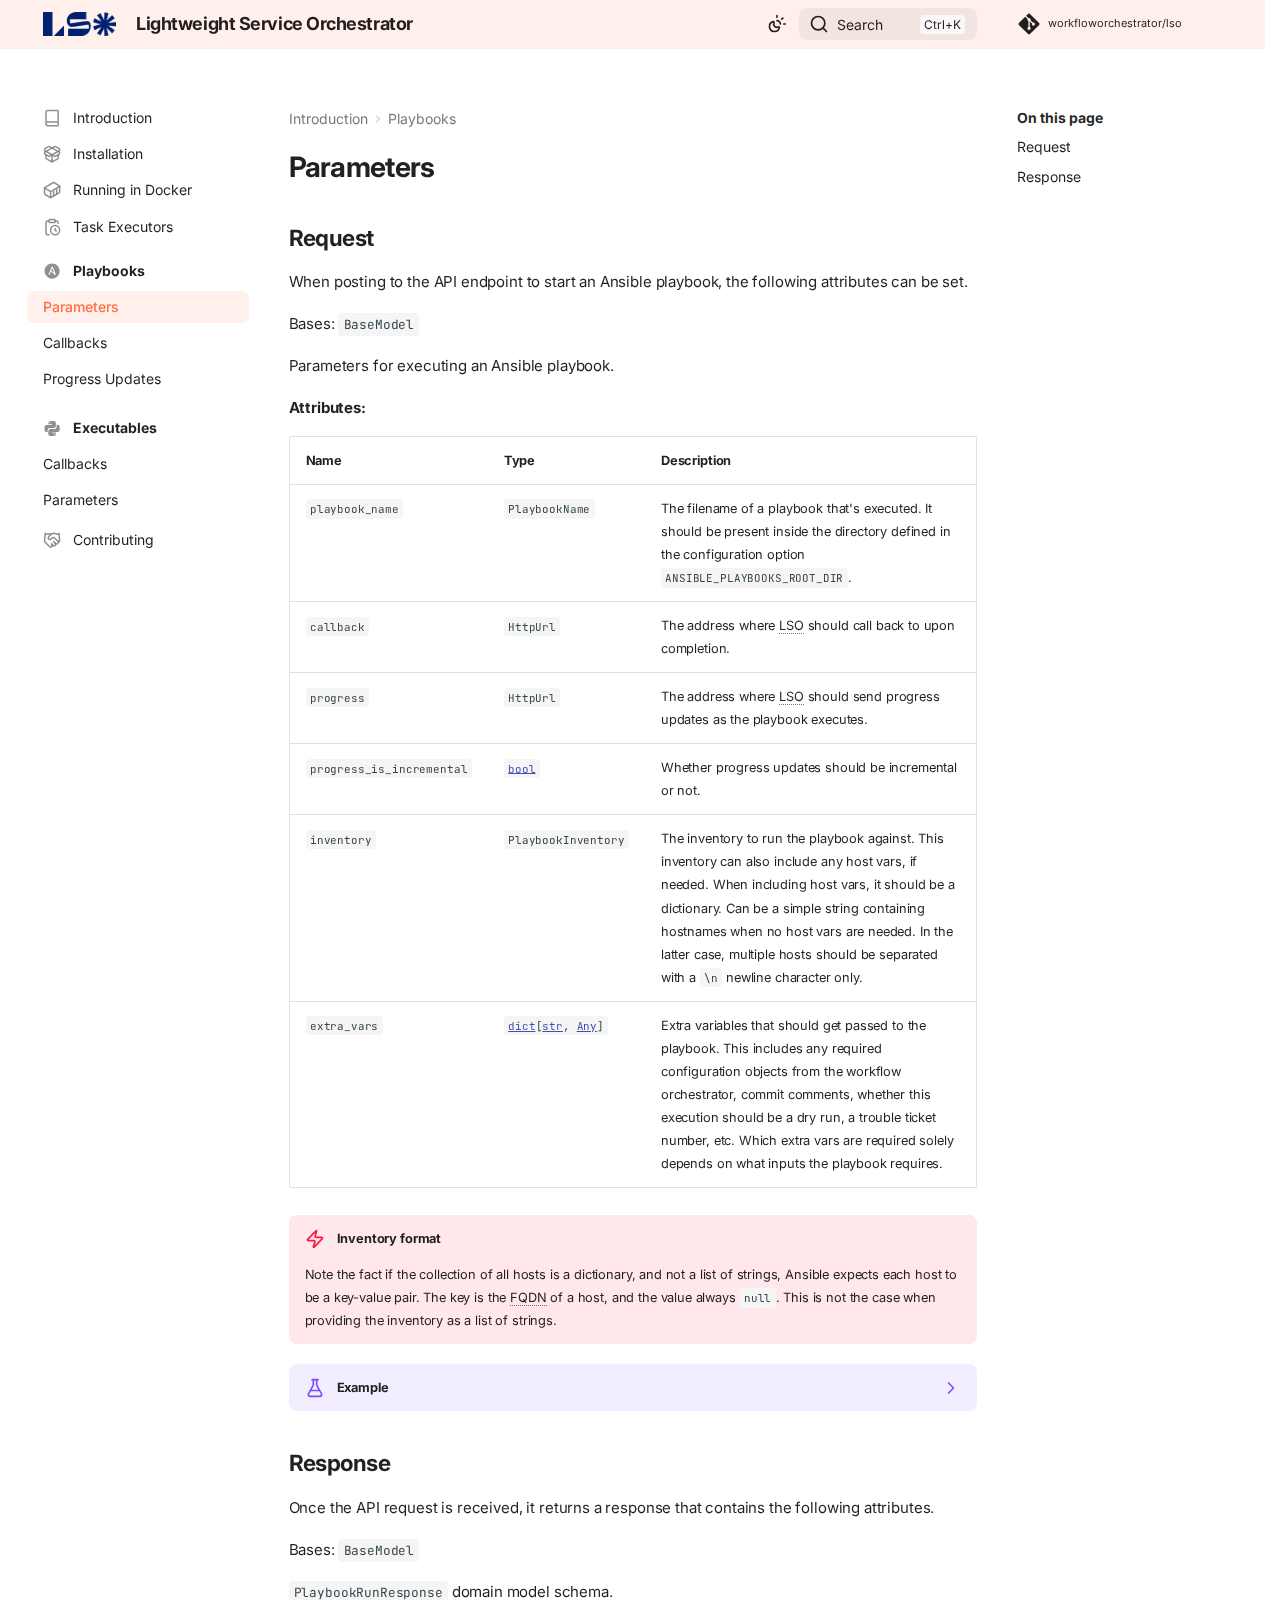
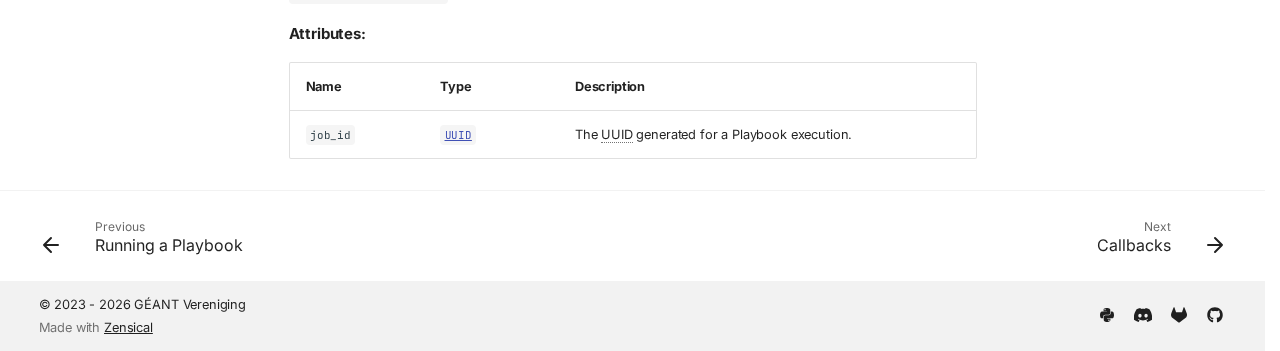
<file: playbooks/parameters/index.html>
<!doctype html>
<html lang="en" class="no-js">
  <head>
    
      <meta charset="utf-8">
      <meta name="viewport" content="width=device-width,initial-scale=1">
      
        <meta name="description" content="A Lightweight Service Orchestrator for remotely executing Ansible playbooks and (Python) scripts.">
      
      
        <meta name="author" content="GÉANT Orchestration and Automation Team">
      
      
        <link rel="canonical" href="https://workfloworchestrator.org/lso/playbooks/parameters/">
      
      
        <link rel="prev" href="../">
      
      
        <link rel="next" href="../callback/">
      
      
        
      
      
      <link rel="icon" href="../../img/favicon.png">
      <meta name="generator" content="zensical-0.0.32">
    
    
      
        <title>Parameters - Lightweight Service Orchestrator</title>
      
    
    
      
        
      
      <link rel="stylesheet" href="../../assets/stylesheets/modern/main.53a7feaf.min.css">
      
        
          
        
        <link rel="stylesheet" href="../../assets/stylesheets/modern/palette.dfe2e883.min.css">
      
      


    
    
      
    
    
      
        
        
        <link rel="preconnect" href="https://fonts.gstatic.com" crossorigin>
        <link rel="stylesheet" href="https://fonts.googleapis.com/css?family=Inter:300,300i,400,400i,500,500i,700,700i%7CJetBrains+Mono:400,400i,700,700i&display=fallback">
        <style>:root{--md-text-font:"Inter";--md-code-font:"JetBrains Mono"}</style>
      
    
    
      <link rel="stylesheet" href="../../css/extra.css">
    
    <script>__md_scope=new URL("../..",location),__md_hash=e=>[...e].reduce(((e,t)=>(e<<5)-e+t.charCodeAt(0)),0),__md_get=(e,t=localStorage,a=__md_scope)=>JSON.parse(t.getItem(a.pathname+"."+e)),__md_set=(e,t,a=localStorage,_=__md_scope)=>{try{a.setItem(_.pathname+"."+e,JSON.stringify(t))}catch(e){}},document.documentElement.setAttribute("data-platform",navigator.platform)</script>
    
      

    
    
  </head>
  
  
    
    
      
    
    
    
    
    <body dir="ltr" data-md-color-scheme="default" data-md-color-primary="indigo" data-md-color-accent="deep-orange">
  
    
    <input class="md-toggle" data-md-toggle="drawer" type="checkbox" id="__drawer" autocomplete="off">
    <input class="md-toggle" data-md-toggle="search" type="checkbox" id="__search" autocomplete="off">
    <label class="md-overlay" for="__drawer" aria-label="Navigation"></label>
    <div data-md-component="skip">
      
        
        <a href="#parameters" class="md-skip">
          Skip to content
        </a>
      
    </div>
    <div data-md-component="announce">
      
    </div>
    
    
      

  

<header class="md-header md-header--shadow" data-md-component="header">
  <nav class="md-header__inner md-grid" aria-label="Header">
    <a href="../.." title="Lightweight Service Orchestrator" class="md-header__button md-logo" aria-label="Lightweight Service Orchestrator" data-md-component="logo">
      
  <img src="../../img/logo.png" alt="Lightweight Service Orchestrator">

    </a>
    <label class="md-header__button md-icon" for="__drawer" aria-label="Navigation">
      
      <svg xmlns="http://www.w3.org/2000/svg" fill="none" stroke="currentColor" stroke-linecap="round" stroke-linejoin="round" stroke-width="2" class="lucide lucide-menu" viewBox="0 0 24 24"><path d="M4 5h16M4 12h16M4 19h16"/></svg>
    </label>
    <div class="md-header__title" data-md-component="header-title">
      <div class="md-header__ellipsis">
        <div class="md-header__topic">
          <span class="md-ellipsis">
            Lightweight Service Orchestrator
          </span>
        </div>
        <div class="md-header__topic" data-md-component="header-topic">
          <span class="md-ellipsis">
            
              Parameters
            
          </span>
        </div>
      </div>
    </div>
    
      
        <form class="md-header__option" data-md-component="palette">
  
    
    
    
    <input class="md-option" data-md-color-media="(prefers-color-scheme)" data-md-color-scheme="default" data-md-color-primary="indigo" data-md-color-accent="deep-orange"  aria-label="Switch to light mode"  type="radio" name="__palette" id="__palette_0">
    
      <label class="md-header__button md-icon" title="Switch to light mode" for="__palette_1" hidden>
        <svg xmlns="http://www.w3.org/2000/svg" fill="none" stroke="currentColor" stroke-linecap="round" stroke-linejoin="round" stroke-width="2" class="lucide lucide-sun-moon" viewBox="0 0 24 24"><path d="M12 2v2M14.837 16.385a6 6 0 1 1-7.223-7.222c.624-.147.97.66.715 1.248a4 4 0 0 0 5.26 5.259c.589-.255 1.396.09 1.248.715M16 12a4 4 0 0 0-4-4M19 5l-1.256 1.256M20 12h2"/></svg>
      </label>
    
  
    
    
    
    <input class="md-option" data-md-color-media="(prefers-color-scheme: light)" data-md-color-scheme="default" data-md-color-primary="indigo" data-md-color-accent="deep-orange"  aria-label="Switch to dark mode"  type="radio" name="__palette" id="__palette_1">
    
      <label class="md-header__button md-icon" title="Switch to dark mode" for="__palette_2" hidden>
        <svg xmlns="http://www.w3.org/2000/svg" fill="none" stroke="currentColor" stroke-linecap="round" stroke-linejoin="round" stroke-width="2" class="lucide lucide-sun" viewBox="0 0 24 24"><circle cx="12" cy="12" r="4"/><path d="M12 2v2M12 20v2M4.93 4.93l1.41 1.41M17.66 17.66l1.41 1.41M2 12h2M20 12h2M6.34 17.66l-1.41 1.41M19.07 4.93l-1.41 1.41"/></svg>
      </label>
    
  
    
    
    
    <input class="md-option" data-md-color-media="(prefers-color-scheme: dark)" data-md-color-scheme="slate" data-md-color-primary="indigo" data-md-color-accent="deep-orange"  aria-label="Switch to system preference"  type="radio" name="__palette" id="__palette_2">
    
      <label class="md-header__button md-icon" title="Switch to system preference" for="__palette_0" hidden>
        <svg xmlns="http://www.w3.org/2000/svg" fill="none" stroke="currentColor" stroke-linecap="round" stroke-linejoin="round" stroke-width="2" class="lucide lucide-moon" viewBox="0 0 24 24"><path d="M20.985 12.486a9 9 0 1 1-9.473-9.472c.405-.022.617.46.402.803a6 6 0 0 0 8.268 8.268c.344-.215.825-.004.803.401"/></svg>
      </label>
    
  
</form>
      
    
    
      <script>var palette=__md_get("__palette");if(palette&&palette.color){if("(prefers-color-scheme)"===palette.color.media){var media=matchMedia("(prefers-color-scheme: light)"),input=document.querySelector(media.matches?"[data-md-color-media='(prefers-color-scheme: light)']":"[data-md-color-media='(prefers-color-scheme: dark)']");palette.color.media=input.getAttribute("data-md-color-media"),palette.color.scheme=input.getAttribute("data-md-color-scheme"),palette.color.primary=input.getAttribute("data-md-color-primary"),palette.color.accent=input.getAttribute("data-md-color-accent")}for(var[key,value]of Object.entries(palette.color))document.body.setAttribute("data-md-color-"+key,value)}</script>
    
    
    
      
      
        <label class="md-header__button md-icon" for="__search" aria-label="Search">
          
          <svg xmlns="http://www.w3.org/2000/svg" fill="none" stroke="currentColor" stroke-linecap="round" stroke-linejoin="round" stroke-width="2" class="lucide lucide-search" viewBox="0 0 24 24"><path d="m21 21-4.34-4.34"/><circle cx="11" cy="11" r="8"/></svg>
        </label>
        <div class="md-search" data-md-component="search" role="dialog" aria-label="Search">
  <button type="button" class="md-search__button">
    Search
  </button>
</div>
      
    
    <div class="md-header__source">
      
        <a href="https://github.com/workfloworchestrator/lso" title="Go to repository" class="md-source" data-md-component="source">
  <div class="md-source__icon md-icon">
    
    <svg xmlns="http://www.w3.org/2000/svg" viewBox="0 0 448 512"><!--! Font Awesome Free 7.2.0 by @fontawesome - https://fontawesome.com License - https://fontawesome.com/license/free (Icons: CC BY 4.0, Fonts: SIL OFL 1.1, Code: MIT License) Copyright 2026 Fonticons, Inc.--><path fill="currentColor" d="M439.6 236.1 244 40.5c-5.4-5.5-12.8-8.5-20.4-8.5s-15 3-20.4 8.4L162.5 81l51.5 51.5c27.1-9.1 52.7 16.8 43.4 43.7l49.7 49.7c34.2-11.8 61.2 31 35.5 56.7-26.5 26.5-70.2-2.9-56-37.3L240.3 199v121.9c25.3 12.5 22.3 41.8 9.1 55-6.4 6.4-15.2 10.1-24.3 10.1s-17.8-3.6-24.3-10.1c-17.6-17.6-11.1-46.9 11.2-56v-123c-20.8-8.5-24.6-30.7-18.6-45L142.6 101 8.5 235.1C3 240.6 0 247.9 0 255.5s3 15 8.5 20.4l195.6 195.7c5.4 5.4 12.7 8.4 20.4 8.4s15-3 20.4-8.4l194.7-194.7c5.4-5.4 8.4-12.8 8.4-20.4s-3-15-8.4-20.4"/></svg>
  </div>
  <div class="md-source__repository">
    workfloworchestrator/lso
  </div>
</a>
      
    </div>
  </nav>
  
</header>
    
    <div class="md-container" data-md-component="container">
      
      
        
          
        
      
      <main class="md-main" data-md-component="main">
        <div class="md-main__inner md-grid">
          
            
              
              <div class="md-sidebar md-sidebar--primary" data-md-component="sidebar" data-md-type="navigation" >
                <div class="md-sidebar__scrollwrap">
                  <div class="md-sidebar__inner">
                    



<nav class="md-nav md-nav--primary" aria-label="Navigation" data-md-level="0">
  <label class="md-nav__title" for="__drawer">
    <a href="../.." title="Lightweight Service Orchestrator" class="md-nav__button md-logo" aria-label="Lightweight Service Orchestrator" data-md-component="logo">
      
  <img src="../../img/logo.png" alt="Lightweight Service Orchestrator">

    </a>
    Lightweight Service Orchestrator
  </label>
  
    <div class="md-nav__source">
      <a href="https://github.com/workfloworchestrator/lso" title="Go to repository" class="md-source" data-md-component="source">
  <div class="md-source__icon md-icon">
    
    <svg xmlns="http://www.w3.org/2000/svg" viewBox="0 0 448 512"><!--! Font Awesome Free 7.2.0 by @fontawesome - https://fontawesome.com License - https://fontawesome.com/license/free (Icons: CC BY 4.0, Fonts: SIL OFL 1.1, Code: MIT License) Copyright 2026 Fonticons, Inc.--><path fill="currentColor" d="M439.6 236.1 244 40.5c-5.4-5.5-12.8-8.5-20.4-8.5s-15 3-20.4 8.4L162.5 81l51.5 51.5c27.1-9.1 52.7 16.8 43.4 43.7l49.7 49.7c34.2-11.8 61.2 31 35.5 56.7-26.5 26.5-70.2-2.9-56-37.3L240.3 199v121.9c25.3 12.5 22.3 41.8 9.1 55-6.4 6.4-15.2 10.1-24.3 10.1s-17.8-3.6-24.3-10.1c-17.6-17.6-11.1-46.9 11.2-56v-123c-20.8-8.5-24.6-30.7-18.6-45L142.6 101 8.5 235.1C3 240.6 0 247.9 0 255.5s3 15 8.5 20.4l195.6 195.7c5.4 5.4 12.7 8.4 20.4 8.4s15-3 20.4-8.4l194.7-194.7c5.4-5.4 8.4-12.8 8.4-20.4s-3-15-8.4-20.4"/></svg>
  </div>
  <div class="md-source__repository">
    workfloworchestrator/lso
  </div>
</a>
    </div>
  
  <ul class="md-nav__list" data-md-scrollfix>
    
      
      
  
  
  
  
    <li class="md-nav__item">
      <a href="../.." class="md-nav__link">
        
  
  
    <svg xmlns="http://www.w3.org/2000/svg" fill="none" stroke="currentColor" stroke-linecap="round" stroke-linejoin="round" stroke-width="2" class="lucide lucide-book" viewBox="0 0 24 24"><path d="M4 19.5v-15A2.5 2.5 0 0 1 6.5 2H19a1 1 0 0 1 1 1v18a1 1 0 0 1-1 1H6.5a1 1 0 0 1 0-5H20"/></svg>
  
  <span class="md-ellipsis">
    
  
    Introduction
  

    
  </span>
  
  

      </a>
    </li>
  

    
      
      
  
  
  
  
    <li class="md-nav__item">
      <a href="../../installation/" class="md-nav__link">
        
  
  
    <svg xmlns="http://www.w3.org/2000/svg" fill="none" stroke="currentColor" stroke-linecap="round" stroke-linejoin="round" stroke-width="2" class="lucide lucide-package-open" viewBox="0 0 24 24"><path d="M12 22v-9M15.17 2.21a1.67 1.67 0 0 1 1.63 0L21 4.57a1.93 1.93 0 0 1 0 3.36L8.82 14.79a1.66 1.66 0 0 1-1.64 0L3 12.43a1.93 1.93 0 0 1 0-3.36z"/><path d="M20 13v3.87a2.06 2.06 0 0 1-1.11 1.83l-6 3.08a1.93 1.93 0 0 1-1.78 0l-6-3.08A2.06 2.06 0 0 1 4 16.87V13"/><path d="M21 12.43a1.93 1.93 0 0 0 0-3.36L8.83 2.2a1.64 1.64 0 0 0-1.63 0L3 4.57a1.93 1.93 0 0 0 0 3.36l12.18 6.86a1.64 1.64 0 0 0 1.63 0z"/></svg>
  
  <span class="md-ellipsis">
    
  
    Installation
  

    
  </span>
  
  

      </a>
    </li>
  

    
      
      
  
  
  
  
    <li class="md-nav__item">
      <a href="../../docker/" class="md-nav__link">
        
  
  
    <svg xmlns="http://www.w3.org/2000/svg" fill="none" stroke="currentColor" stroke-linecap="round" stroke-linejoin="round" stroke-width="2" class="lucide lucide-container" viewBox="0 0 24 24"><path d="M22 7.7c0-.6-.4-1.2-.8-1.5l-6.3-3.9a1.72 1.72 0 0 0-1.7 0l-10.3 6c-.5.2-.9.8-.9 1.4v6.6c0 .5.4 1.2.8 1.5l6.3 3.9a1.72 1.72 0 0 0 1.7 0l10.3-6c.5-.3.9-1 .9-1.5Z"/><path d="M10 21.9V14L2.1 9.1M10 14l11.9-6.9M14 19.8v-8.1M18 17.5V9.4"/></svg>
  
  <span class="md-ellipsis">
    
  
    Running in Docker
  

    
  </span>
  
  

      </a>
    </li>
  

    
      
      
  
  
  
  
    <li class="md-nav__item">
      <a href="../../executors/" class="md-nav__link">
        
  
  
    <svg xmlns="http://www.w3.org/2000/svg" fill="none" stroke="currentColor" stroke-linecap="round" stroke-linejoin="round" stroke-width="2" class="lucide lucide-clipboard-clock" viewBox="0 0 24 24"><path d="M16 14v2.2l1.6 1M16 4h2a2 2 0 0 1 2 2v.832M8 4H6a2 2 0 0 0-2 2v14a2 2 0 0 0 2 2h2"/><circle cx="16" cy="16" r="6"/><rect width="8" height="4" x="8" y="2" rx="1"/></svg>
  
  <span class="md-ellipsis">
    
  
    Task Executors
  

    
  </span>
  
  

      </a>
    </li>
  

    
      
      
  
  
    
  
  
  
    
    
      
        
          
        
      
        
      
        
      
        
      
    
    
    
      
        
        
      
    
    
      
    
    <li class="md-nav__item md-nav__item--active md-nav__item--section md-nav__item--nested">
      
        
        
        <input class="md-nav__toggle md-toggle " type="checkbox" id="__nav_5" checked>
        
          
          <div class="md-nav__link md-nav__container">
            <a href="../" class="md-nav__link ">
              
  
  
    <svg xmlns="http://www.w3.org/2000/svg" viewBox="0 0 24 24"><path d="M12 2C6.5 2 2 6.5 2 12s4.5 10 10 10 10-4.5 10-10S17.5 2 12 2m4.1 15c-.19 0-.34-.1-.55-.27l-5.16-4.17-1.73 4.34H7.17l4.37-10.51c.11-.28.35-.42.63-.42s.5.14.62.42l3.98 9.58c.04.11.07.22.07.29-.01.42-.34.74-.74.74m-3.93-8.89 2.59 6.39-3.91-3.08z"/></svg>
  
  <span class="md-ellipsis">
    
  
    Playbooks
  

    
  </span>
  
  

            </a>
            
              
              <label class="md-nav__link " for="__nav_5" id="__nav_5_label" tabindex="">
                <span class="md-nav__icon md-icon"></span>
              </label>
            
          </div>
        
        <nav class="md-nav" data-md-level="1" aria-labelledby="__nav_5_label" aria-expanded="true">
          <label class="md-nav__title" for="__nav_5">
            <span class="md-nav__icon md-icon"></span>
            
  
    Playbooks
  

          </label>
          <ul class="md-nav__list" data-md-scrollfix>
            
              
            
              
                
  
  
    
  
  
  
    <li class="md-nav__item md-nav__item--active">
      
      
      
      
        
      
      
        <label class="md-nav__link md-nav__link--active" for="__toc">
          
  
  
  <span class="md-ellipsis">
    
  
    Parameters
  

    
  </span>
  
  

          <span class="md-nav__icon md-icon"></span>
        </label>
      
      <a href="././" class="md-nav__link md-nav__link--active">
        
  
  
  <span class="md-ellipsis">
    
  
    Parameters
  

    
  </span>
  
  

      </a>
      
        


<nav class="md-nav md-nav--secondary" aria-label="On this page">
  
  
  
    
  
  
    <label class="md-nav__title" for="__toc">
      <span class="md-nav__icon md-icon"></span>
      On this page
    </label>
    <ul class="md-nav__list" data-md-component="toc" data-md-scrollfix>
      
        <li class="md-nav__item">
  <a href="#request" class="md-nav__link">
    <span class="md-ellipsis">
      
        Request
      
    </span>
  </a>
  
</li>
      
        <li class="md-nav__item">
  <a href="#response" class="md-nav__link">
    <span class="md-ellipsis">
      
        Response
      
    </span>
  </a>
  
</li>
      
    </ul>
  
</nav>
      
    </li>
  

              
            
              
                
  
  
  
  
    <li class="md-nav__item">
      <a href="../callback/" class="md-nav__link">
        
  
  
  <span class="md-ellipsis">
    
  
    Callbacks
  

    
  </span>
  
  

      </a>
    </li>
  

              
            
              
                
  
  
  
  
    <li class="md-nav__item">
      <a href="../updates/" class="md-nav__link">
        
  
  
  <span class="md-ellipsis">
    
  
    Progress Updates
  

    
  </span>
  
  

      </a>
    </li>
  

              
            
          </ul>
        </nav>
      
    </li>
  

    
      
      
  
  
  
  
    
    
      
        
          
        
      
        
      
        
      
    
    
    
      
        
        
      
    
    
      
    
    <li class="md-nav__item md-nav__item--section md-nav__item--nested">
      
        
        
        <input class="md-nav__toggle md-toggle " type="checkbox" id="__nav_6" >
        
          
          <div class="md-nav__link md-nav__container">
            <a href="../../executables/" class="md-nav__link ">
              
  
  
    <svg xmlns="http://www.w3.org/2000/svg" viewBox="0 0 24 24"><path d="M19.14 7.5A2.86 2.86 0 0 1 22 10.36v3.78A2.86 2.86 0 0 1 19.14 17H12c0 .39.32.96.71.96H17v1.68a2.86 2.86 0 0 1-2.86 2.86H9.86A2.86 2.86 0 0 1 7 19.64v-3.75a2.85 2.85 0 0 1 2.86-2.85h5.25a2.85 2.85 0 0 0 2.85-2.86V7.5zm-4.28 11.79c-.4 0-.72.3-.72.89s.32.71.72.71a.71.71 0 0 0 .71-.71c0-.59-.32-.89-.71-.89m-10-1.79A2.86 2.86 0 0 1 2 14.64v-3.78A2.86 2.86 0 0 1 4.86 8H12c0-.39-.32-.96-.71-.96H7V5.36A2.86 2.86 0 0 1 9.86 2.5h4.28A2.86 2.86 0 0 1 17 5.36v3.75a2.85 2.85 0 0 1-2.86 2.85H8.89a2.85 2.85 0 0 0-2.85 2.86v2.68zM9.14 5.71c.4 0 .72-.3.72-.89s-.32-.71-.72-.71c-.39 0-.71.12-.71.71s.32.89.71.89"/></svg>
  
  <span class="md-ellipsis">
    
  
    Executables
  

    
  </span>
  
  

            </a>
            
              
              <label class="md-nav__link " for="__nav_6" id="__nav_6_label" tabindex="">
                <span class="md-nav__icon md-icon"></span>
              </label>
            
          </div>
        
        <nav class="md-nav" data-md-level="1" aria-labelledby="__nav_6_label" aria-expanded="false">
          <label class="md-nav__title" for="__nav_6">
            <span class="md-nav__icon md-icon"></span>
            
  
    Executables
  

          </label>
          <ul class="md-nav__list" data-md-scrollfix>
            
              
            
              
                
  
  
  
  
    <li class="md-nav__item">
      <a href="../../executables/callback/" class="md-nav__link">
        
  
  
  <span class="md-ellipsis">
    
  
    Callbacks
  

    
  </span>
  
  

      </a>
    </li>
  

              
            
              
                
  
  
  
  
    <li class="md-nav__item">
      <a href="../../executables/parameters/" class="md-nav__link">
        
  
  
  <span class="md-ellipsis">
    
  
    Parameters
  

    
  </span>
  
  

      </a>
    </li>
  

              
            
          </ul>
        </nav>
      
    </li>
  

    
      
      
  
  
  
  
    <li class="md-nav__item">
      <a href="../../contributing/" class="md-nav__link">
        
  
  
    <svg xmlns="http://www.w3.org/2000/svg" fill="none" stroke="currentColor" stroke-linecap="round" stroke-linejoin="round" stroke-width="2" class="lucide lucide-handshake" viewBox="0 0 24 24"><path d="m11 17 2 2a1 1 0 1 0 3-3"/><path d="m14 14 2.5 2.5a1 1 0 1 0 3-3l-3.88-3.88a3 3 0 0 0-4.24 0l-.88.88a1 1 0 1 1-3-3l2.81-2.81a5.79 5.79 0 0 1 7.06-.87l.47.28a2 2 0 0 0 1.42.25L21 4"/><path d="m21 3 1 11h-2M3 3 2 14l6.5 6.5a1 1 0 1 0 3-3M3 4h8"/></svg>
  
  <span class="md-ellipsis">
    
  
    Contributing
  

    
  </span>
  
  

      </a>
    </li>
  

    
  </ul>
</nav>
                  </div>
                </div>
              </div>
            
            
              
              <div class="md-sidebar md-sidebar--secondary" data-md-component="sidebar" data-md-type="toc" >
                <div class="md-sidebar__scrollwrap">
                  
                    
                    
                    
                      
                    
                    
                      <input class="md-nav__toggle md-toggle" type="checkbox" id="__toc">
                      <div class="md-sidebar-button__wrapper">
                        <label class="md-sidebar-button" for="__toc"></label>
                      </div>
                    
                  
                  <div class="md-sidebar__inner">
                    


<nav class="md-nav md-nav--secondary" aria-label="On this page">
  
  
  
    
  
  
    <label class="md-nav__title" for="__toc">
      <span class="md-nav__icon md-icon"></span>
      On this page
    </label>
    <ul class="md-nav__list" data-md-component="toc" data-md-scrollfix>
      
        <li class="md-nav__item">
  <a href="#request" class="md-nav__link">
    <span class="md-ellipsis">
      
        Request
      
    </span>
  </a>
  
</li>
      
        <li class="md-nav__item">
  <a href="#response" class="md-nav__link">
    <span class="md-ellipsis">
      
        Response
      
    </span>
  </a>
  
</li>
      
    </ul>
  
</nav>
                  </div>
                </div>
              </div>
            
          
          
            <div class="md-content" data-md-component="content">
              
                



  


  <nav class="md-path" aria-label="Navigation" >
    <ol class="md-path__list">
      
        
  
  
    <li class="md-path__item">
      <a href="../.." class="md-path__link">
        
  <span class="md-ellipsis">
    Introduction
  </span>

      </a>
    </li>
  

      
      
        
  
  
    
    
      <li class="md-path__item">
        <a href="../" class="md-path__link">
          
  <span class="md-ellipsis">
    Playbooks
  </span>

        </a>
      </li>
    
  

      
    </ol>
  </nav>

              
              <article class="md-content__inner md-typeset">
                
                  
  
  


<h1 id="parameters">Parameters</h1>
<h2 id="request">Request</h2>
<p>When posting to the API endpoint to start an Ansible playbook, the following attributes can be set.</p>


<div class="doc doc-object doc-class">




    <div class="doc doc-contents first">
            <p class="doc doc-class-bases">
              Bases: <code><span title="pydantic.BaseModel">BaseModel</span></code></p>



        <p>Parameters for executing an Ansible playbook.</p>


<p><span class="doc-section-title">Attributes:</span></p>
    <table>
      <thead>
        <tr>
          <th>Name</th>
          <th>Type</th>
          <th>Description</th>
        </tr>
      </thead>
      <tbody>
          <tr class="doc-section-item">
            <td><code><span title="lso.routes.playbook.PlaybookRunParams.playbook_name">playbook_name</span></code></td>
            <td>
                  <code><span title="lso.routes.playbook.PlaybookName">PlaybookName</span></code>
            </td>
            <td>
              <div class="doc-md-description">
                <p>The filename of a playbook that's executed. It should be present inside the
directory defined in the configuration option <code>ANSIBLE_PLAYBOOKS_ROOT_DIR</code>.</p>
              </div>
            </td>
          </tr>
          <tr class="doc-section-item">
            <td><code><span title="lso.routes.playbook.PlaybookRunParams.callback">callback</span></code></td>
            <td>
                  <code><span title="pydantic.HttpUrl">HttpUrl</span></code>
            </td>
            <td>
              <div class="doc-md-description">
                <p>The address where <abbr title="Lightweight Service Orchestrator">LSO</abbr> should call back to upon completion.</p>
              </div>
            </td>
          </tr>
          <tr class="doc-section-item">
            <td><code><span title="lso.routes.playbook.PlaybookRunParams.progress">progress</span></code></td>
            <td>
                  <code><span title="pydantic.HttpUrl">HttpUrl</span></code>
            </td>
            <td>
              <div class="doc-md-description">
                <p>The address where <abbr title="Lightweight Service Orchestrator">LSO</abbr> should send progress updates as the playbook executes.</p>
              </div>
            </td>
          </tr>
          <tr class="doc-section-item">
            <td><code><span title="lso.routes.playbook.PlaybookRunParams.progress_is_incremental">progress_is_incremental</span></code></td>
            <td>
                  <code><a class="autorefs autorefs-external" href="https://docs.python.org/3/library/functions.html#bool">bool</a></code>
            </td>
            <td>
              <div class="doc-md-description">
                <p>Whether progress updates should be incremental or not.</p>
              </div>
            </td>
          </tr>
          <tr class="doc-section-item">
            <td><code><span title="lso.routes.playbook.PlaybookRunParams.inventory">inventory</span></code></td>
            <td>
                  <code><span title="lso.routes.playbook.PlaybookInventory">PlaybookInventory</span></code>
            </td>
            <td>
              <div class="doc-md-description">
                <p>The inventory to run the playbook against. This inventory can also include any
host vars, if needed. When including host vars, it should be a dictionary. Can be a simple string containing
hostnames when no host vars are needed. In the latter case, multiple hosts should be separated with a <code>\n</code>
newline character only.</p>
              </div>
            </td>
          </tr>
          <tr class="doc-section-item">
            <td><code><span title="lso.routes.playbook.PlaybookRunParams.extra_vars">extra_vars</span></code></td>
            <td>
                  <code><a class="autorefs autorefs-external" href="https://docs.python.org/3/library/stdtypes.html#dict">dict</a>[<a class="autorefs autorefs-external" href="https://docs.python.org/3/library/stdtypes.html#str">str</a>, <a class="autorefs autorefs-external" title="typing.Any" href="https://docs.python.org/3/library/typing.html#typing.Any">Any</a>]</code>
            </td>
            <td>
              <div class="doc-md-description">
                <p>Extra variables that should get passed to the playbook.
This includes any required configuration objects from the workflow orchestrator, commit comments, whether
this execution should be a dry run, a trouble ticket number, etc. Which extra vars are required solely
depends on what inputs the playbook requires.</p>
              </div>
            </td>
          </tr>
      </tbody>
    </table>
        <div class="admonition danger">
<p class="admonition-title">Inventory format</p>
<p>Note the fact if the collection of all hosts is a dictionary, and not a list of strings, Ansible expects each
host to be a key-value pair. The key is the <abbr title="Fully Qualified Domain Name">FQDN</abbr> of a host, and the value always <code>null</code>. This is not the case
when providing the inventory as a list of strings.</p>
</div>
<details class="example">
<summary>Example</summary>
<div class="language-JSON highlight"><pre><span></span><code><span id="__span-0-1"><a id="__codelineno-0-1" name="__codelineno-0-1" href="#__codelineno-0-1"></a><span class="p">{</span>
</span><span id="__span-0-2"><a id="__codelineno-0-2" name="__codelineno-0-2" href="#__codelineno-0-2"></a><span class="w">    </span><span class="nt">&quot;playbook_name&quot;</span><span class="p">:</span><span class="w"> </span><span class="s2">&quot;hello_world.yaml&quot;</span><span class="p">,</span>
</span><span id="__span-0-3"><a id="__codelineno-0-3" name="__codelineno-0-3" href="#__codelineno-0-3"></a><span class="w">    </span><span class="nt">&quot;callback&quot;</span><span class="p">:</span><span class="w"> </span><span class="s2">&quot;https://wfo.company.cool:8080/api/resume-workflow/&quot;</span><span class="p">,</span>
</span><span id="__span-0-4"><a id="__codelineno-0-4" name="__codelineno-0-4" href="#__codelineno-0-4"></a><span class="w">    </span><span class="nt">&quot;progress&quot;</span><span class="p">:</span><span class="w"> </span><span class="s2">&quot;https://logging.awesome.yeah:8080/playbooks/&quot;</span><span class="p">,</span>
</span><span id="__span-0-5"><a id="__codelineno-0-5" name="__codelineno-0-5" href="#__codelineno-0-5"></a><span class="w">    </span><span class="nt">&quot;progress_is_incremental&quot;</span><span class="p">:</span><span class="w"> </span><span class="kc">false</span><span class="p">,</span>
</span><span id="__span-0-6"><a id="__codelineno-0-6" name="__codelineno-0-6" href="#__codelineno-0-6"></a><span class="w">    </span><span class="nt">&quot;inventory&quot;</span><span class="p">:</span><span class="w"> </span><span class="p">{</span>
</span><span id="__span-0-7"><a id="__codelineno-0-7" name="__codelineno-0-7" href="#__codelineno-0-7"></a><span class="w">        </span><span class="nt">&quot;all&quot;</span><span class="p">:</span><span class="w"> </span><span class="p">{</span>
</span><span id="__span-0-8"><a id="__codelineno-0-8" name="__codelineno-0-8" href="#__codelineno-0-8"></a><span class="w">            </span><span class="nt">&quot;hosts&quot;</span><span class="p">:</span><span class="w"> </span><span class="p">{</span>
</span><span id="__span-0-9"><a id="__codelineno-0-9" name="__codelineno-0-9" href="#__codelineno-0-9"></a><span class="w">                </span><span class="nt">&quot;host1.local&quot;</span><span class="p">:</span><span class="w"> </span><span class="p">{</span>
</span><span id="__span-0-10"><a id="__codelineno-0-10" name="__codelineno-0-10" href="#__codelineno-0-10"></a><span class="w">                    </span><span class="nt">&quot;foo&quot;</span><span class="p">:</span><span class="w"> </span><span class="s2">&quot;bar&quot;</span>
</span><span id="__span-0-11"><a id="__codelineno-0-11" name="__codelineno-0-11" href="#__codelineno-0-11"></a><span class="w">                </span><span class="p">},</span>
</span><span id="__span-0-12"><a id="__codelineno-0-12" name="__codelineno-0-12" href="#__codelineno-0-12"></a><span class="w">                </span><span class="nt">&quot;host2.local&quot;</span><span class="p">:</span><span class="w"> </span><span class="p">{</span>
</span><span id="__span-0-13"><a id="__codelineno-0-13" name="__codelineno-0-13" href="#__codelineno-0-13"></a><span class="w">                    </span><span class="nt">&quot;key&quot;</span><span class="p">:</span><span class="w"> </span><span class="s2">&quot;value&quot;</span>
</span><span id="__span-0-14"><a id="__codelineno-0-14" name="__codelineno-0-14" href="#__codelineno-0-14"></a><span class="w">                </span><span class="p">},</span>
</span><span id="__span-0-15"><a id="__codelineno-0-15" name="__codelineno-0-15" href="#__codelineno-0-15"></a><span class="w">                </span><span class="nt">&quot;host3.local&quot;</span><span class="p">:</span><span class="w"> </span><span class="kc">null</span>
</span><span id="__span-0-16"><a id="__codelineno-0-16" name="__codelineno-0-16" href="#__codelineno-0-16"></a><span class="w">            </span><span class="p">}</span>
</span><span id="__span-0-17"><a id="__codelineno-0-17" name="__codelineno-0-17" href="#__codelineno-0-17"></a><span class="w">        </span><span class="p">}</span>
</span><span id="__span-0-18"><a id="__codelineno-0-18" name="__codelineno-0-18" href="#__codelineno-0-18"></a><span class="w">    </span><span class="p">},</span>
</span><span id="__span-0-19"><a id="__codelineno-0-19" name="__codelineno-0-19" href="#__codelineno-0-19"></a><span class="w">    </span><span class="nt">&quot;extra_vars&quot;</span><span class="p">:</span><span class="w"> </span><span class="p">{</span>
</span><span id="__span-0-20"><a id="__codelineno-0-20" name="__codelineno-0-20" href="#__codelineno-0-20"></a><span class="w">        </span><span class="nt">&quot;weather&quot;</span><span class="p">:</span><span class="w"> </span><span class="p">{</span>
</span><span id="__span-0-21"><a id="__codelineno-0-21" name="__codelineno-0-21" href="#__codelineno-0-21"></a><span class="w">            </span><span class="nt">&quot;today&quot;</span><span class="p">:</span><span class="w"> </span><span class="s2">&quot;Sunny&quot;</span><span class="p">,</span>
</span><span id="__span-0-22"><a id="__codelineno-0-22" name="__codelineno-0-22" href="#__codelineno-0-22"></a><span class="w">            </span><span class="nt">&quot;tomorrow&quot;</span><span class="p">:</span><span class="w"> </span><span class="s2">&quot;Overcast&quot;</span>
</span><span id="__span-0-23"><a id="__codelineno-0-23" name="__codelineno-0-23" href="#__codelineno-0-23"></a><span class="w">        </span><span class="p">}</span>
</span><span id="__span-0-24"><a id="__codelineno-0-24" name="__codelineno-0-24" href="#__codelineno-0-24"></a><span class="w">    </span><span class="p">}</span>
</span><span id="__span-0-25"><a id="__codelineno-0-25" name="__codelineno-0-25" href="#__codelineno-0-25"></a><span class="p">}</span>
</span></code></pre></div>
</details>











<div class="doc doc-children">












  </div>

    </div>

</div><h2 id="response">Response</h2>
<p>Once the API request is received, it returns a response that contains the following attributes.</p>


<div class="doc doc-object doc-class">




    <div class="doc doc-contents first">
            <p class="doc doc-class-bases">
              Bases: <code><span title="pydantic.BaseModel">BaseModel</span></code></p>



        <p><code>PlaybookRunResponse</code> domain model schema.</p>


<p><span class="doc-section-title">Attributes:</span></p>
    <table>
      <thead>
        <tr>
          <th>Name</th>
          <th>Type</th>
          <th>Description</th>
        </tr>
      </thead>
      <tbody>
          <tr class="doc-section-item">
            <td><code><span title="lso.routes.playbook.PlaybookRunResponse.job_id">job_id</span></code></td>
            <td>
                  <code><a class="autorefs autorefs-external" title="uuid.UUID" href="https://docs.python.org/3/library/uuid.html#uuid.UUID">UUID</a></code>
            </td>
            <td>
              <div class="doc-md-description">
                <p>The <abbr title="Universally Unique IDentifier">UUID</abbr> generated for a Playbook execution.</p>
              </div>
            </td>
          </tr>
      </tbody>
    </table>











<div class="doc doc-children">












  </div>

    </div>

</div>














                
              </article>
            </div>
          
          
  <script>var tabs=__md_get("__tabs");if(Array.isArray(tabs))e:for(var set of document.querySelectorAll(".tabbed-set")){var labels=set.querySelector(".tabbed-labels");for(var tab of tabs)for(var label of labels.getElementsByTagName("label"))if(label.innerText.trim()===tab){var input=document.getElementById(label.htmlFor);input.checked=!0;continue e}}</script>

<script>var target=document.getElementById(location.hash.slice(1));target&&target.name&&(target.checked=target.name.startsWith("__tabbed_"))</script>
        </div>
        
          <button type="button" class="md-top md-icon" data-md-component="top" hidden>
  
  <svg xmlns="http://www.w3.org/2000/svg" fill="none" stroke="currentColor" stroke-linecap="round" stroke-linejoin="round" stroke-width="2" class="lucide lucide-circle-arrow-up" viewBox="0 0 24 24"><circle cx="12" cy="12" r="10"/><path d="m16 12-4-4-4 4M12 16V8"/></svg>
  Back to top
</button>
        
      </main>
      
        <footer class="md-footer">
  
    
      
      <nav class="md-footer__inner md-grid" aria-label="Footer" >
        
          
          <a href="../" class="md-footer__link md-footer__link--prev" aria-label="Previous: Running a Playbook">
            <div class="md-footer__button md-icon">
              
              <svg xmlns="http://www.w3.org/2000/svg" fill="none" stroke="currentColor" stroke-linecap="round" stroke-linejoin="round" stroke-width="2" class="lucide lucide-arrow-left" viewBox="0 0 24 24"><path d="m12 19-7-7 7-7M19 12H5"/></svg>
            </div>
            <div class="md-footer__title">
              <span class="md-footer__direction">
                Previous
              </span>
              <div class="md-ellipsis">
                Running a Playbook
              </div>
            </div>
          </a>
        
        
          
          <a href="../callback/" class="md-footer__link md-footer__link--next" aria-label="Next: Callbacks">
            <div class="md-footer__title">
              <span class="md-footer__direction">
                Next
              </span>
              <div class="md-ellipsis">
                Callbacks
              </div>
            </div>
            <div class="md-footer__button md-icon">
              
              <svg xmlns="http://www.w3.org/2000/svg" fill="none" stroke="currentColor" stroke-linecap="round" stroke-linejoin="round" stroke-width="2" class="lucide lucide-arrow-right" viewBox="0 0 24 24"><path d="M5 12h14M12 5l7 7-7 7"/></svg>
            </div>
          </a>
        
      </nav>
    
  
  <div class="md-footer-meta md-typeset">
    <div class="md-footer-meta__inner md-grid">
      <div class="md-copyright">
  
    <div class="md-copyright__highlight">
      &copy; 2023 - 2026 GÉANT Vereniging
    </div>
  
  
    Made with
    <a href="https://zensical.org/" target="_blank" rel="noopener">
      Zensical
    </a>
  
</div>
      
        
<div class="md-social">
  
    
    
    
    
    <a href="https://pypi.org/project/orchestrator-lso" target="_blank" rel="noopener" title="LSO on PyPI" class="md-social__link">
      <svg xmlns="http://www.w3.org/2000/svg" viewBox="0 0 448 512"><!--! Font Awesome Free 7.2.0 by @fontawesome - https://fontawesome.com License - https://fontawesome.com/license/free (Icons: CC BY 4.0, Fonts: SIL OFL 1.1, Code: MIT License) Copyright 2026 Fonticons, Inc.--><path fill="currentColor" d="M439.8 200.5c-7.7-30.9-22.3-54.2-53.4-54.2h-40.1v47.4c0 36.8-31.2 67.8-66.8 67.8H172.7c-29.2 0-53.4 25-53.4 54.3v101.8c0 29 25.2 46 53.4 54.3 33.8 9.9 66.3 11.7 106.8 0 26.9-7.8 53.4-23.5 53.4-54.3v-40.7H226.2v-13.6h160.2c31.1 0 42.6-21.7 53.4-54.2 11.2-33.5 10.7-65.7 0-108.6M286.2 444.7a20.4 20.4 0 1 1 0-40.7 20.4 20.4 0 1 1 0 40.7M167.8 248.1h106.8c29.7 0 53.4-24.5 53.4-54.3V91.9c0-29-24.4-50.7-53.4-55.6-35.8-5.9-74.7-5.6-106.8.1-45.2 8-53.4 24.7-53.4 55.6v40.7h106.9v13.6h-147c-31.1 0-58.3 18.7-66.8 54.2-9.8 40.7-10.2 66.1 0 108.6 7.6 31.6 25.7 54.2 56.8 54.2H101v-48.8c0-35.3 30.5-66.4 66.8-66.4m-6.6-183.4a20.4 20.4 0 1 1 0 40.8 20.4 20.4 0 1 1 0-40.8"/></svg>
    </a>
  
    
    
    
    
    <a href="https://discord.gg/fQkQn5ajFR" target="_blank" rel="noopener" title="WFO on Discord" class="md-social__link">
      <svg xmlns="http://www.w3.org/2000/svg" viewBox="0 0 576 512"><!--! Font Awesome Free 7.2.0 by @fontawesome - https://fontawesome.com License - https://fontawesome.com/license/free (Icons: CC BY 4.0, Fonts: SIL OFL 1.1, Code: MIT License) Copyright 2026 Fonticons, Inc.--><path fill="currentColor" d="M492.5 69.8c-.2-.3-.4-.6-.8-.7-38.1-17.5-78.4-30-119.7-37.1-.4-.1-.8 0-1.1.1s-.6.4-.8.8c-5.5 9.9-10.5 20.2-14.9 30.6-44.6-6.8-89.9-6.8-134.4 0-4.5-10.5-9.5-20.7-15.1-30.6-.2-.3-.5-.6-.8-.8s-.7-.2-1.1-.2C162.5 39 122.2 51.5 84.1 69c-.3.1-.6.4-.8.7C7.1 183.5-13.8 294.6-3.6 404.2c0 .3.1.5.2.8s.3.4.5.6c44.4 32.9 94 58 146.8 74.2.4.1.8.1 1.1 0s.7-.4.9-.7c11.3-15.4 21.4-31.8 30-48.8.1-.2.2-.5.2-.8s0-.5-.1-.8-.2-.5-.4-.6-.4-.3-.7-.4c-15.8-6.1-31.2-13.4-45.9-21.9-.3-.2-.5-.4-.7-.6s-.3-.6-.3-.9 0-.6.2-.9.3-.5.6-.7c3.1-2.3 6.2-4.7 9.1-7.1.3-.2.6-.4.9-.4s.7 0 1 .1c96.2 43.9 200.4 43.9 295.5 0 .3-.1.7-.2 1-.2s.7.2.9.4c2.9 2.4 6 4.9 9.1 7.2.2.2.4.4.6.7s.2.6.2.9-.1.6-.3.9-.4.5-.6.6c-14.7 8.6-30 15.9-45.9 21.8-.2.1-.5.2-.7.4s-.3.4-.4.7-.1.5-.1.8.1.5.2.8c8.8 17 18.8 33.3 30 48.8.2.3.6.6.9.7s.8.1 1.1 0c52.9-16.2 102.6-41.3 147.1-74.2.2-.2.4-.4.5-.6s.2-.5.2-.8c12.3-126.8-20.5-236.9-86.9-334.5zm-302 267.7c-29 0-52.8-26.6-52.8-59.2s23.4-59.2 52.8-59.2c29.7 0 53.3 26.8 52.8 59.2 0 32.7-23.4 59.2-52.8 59.2m195.4 0c-29 0-52.8-26.6-52.8-59.2s23.4-59.2 52.8-59.2c29.7 0 53.3 26.8 52.8 59.2 0 32.7-23.2 59.2-52.8 59.2"/></svg>
    </a>
  
    
    
    
    
    <a href="https://gitlab.software.geant.org/goat" target="_blank" rel="noopener" title="GÉANT Orchestration and Automation Team GitLab" class="md-social__link">
      <svg xmlns="http://www.w3.org/2000/svg" viewBox="0 0 512 512"><!--! Font Awesome Free 7.2.0 by @fontawesome - https://fontawesome.com License - https://fontawesome.com/license/free (Icons: CC BY 4.0, Fonts: SIL OFL 1.1, Code: MIT License) Copyright 2026 Fonticons, Inc.--><path fill="currentColor" d="m504 204.6-.7-1.8L433.6 21c-1.4-3.6-3.9-6.6-7.2-8.6-2.4-1.6-5.1-2.5-8-2.8s-5.7.1-8.4 1.1-5.1 2.7-7.1 4.8c-1.9 2.1-3.3 4.7-4.1 7.4l-47 144H161.3l-47.1-144c-.8-2.8-2.2-5.3-4.1-7.4-2-2.1-4.4-3.7-7.1-4.8-2.6-1-5.5-1.4-8.4-1.1s-5.6 1.2-8 2.8c-3.2 2-5.8 5.1-7.2 8.6L9.8 202.8l-.8 1.8c-10 26.2-11.3 55-3.5 82 7.7 26.9 24 50.7 46.4 67.6l.3.2.6.4 106 79.5c38.5 29.1 66.7 50.3 84.6 63.9 3.7 1.9 8.3 4.3 13 4.3s9.3-2.4 13-4.3c17.9-13.5 46.1-34.9 84.6-63.9l106.7-79.9.3-.3c22.4-16.9 38.7-40.6 45.6-67.5 8.6-27 7.4-55.8-2.6-82"/></svg>
    </a>
  
    
    
    
    
    <a href="https://github.com/geant" target="_blank" rel="noopener" title="GÉANT Project GitHub" class="md-social__link">
      <svg xmlns="http://www.w3.org/2000/svg" viewBox="0 0 512 512"><!--! Font Awesome Free 7.2.0 by @fontawesome - https://fontawesome.com License - https://fontawesome.com/license/free (Icons: CC BY 4.0, Fonts: SIL OFL 1.1, Code: MIT License) Copyright 2026 Fonticons, Inc.--><path fill="currentColor" d="M173.9 397.4c0 2-2.3 3.6-5.2 3.6-3.3.3-5.6-1.3-5.6-3.6 0-2 2.3-3.6 5.2-3.6 3-.3 5.6 1.3 5.6 3.6m-31.1-4.5c-.7 2 1.3 4.3 4.3 4.9 2.6 1 5.6 0 6.2-2s-1.3-4.3-4.3-5.2c-2.6-.7-5.5.3-6.2 2.3m44.2-1.7c-2.9.7-4.9 2.6-4.6 4.9.3 2 2.9 3.3 5.9 2.6 2.9-.7 4.9-2.6 4.6-4.6-.3-1.9-3-3.2-5.9-2.9M252.8 8C114.1 8 8 113.3 8 252c0 110.9 69.8 205.8 169.5 239.2 12.8 2.3 17.3-5.6 17.3-12.1 0-6.2-.3-40.4-.3-61.4 0 0-70 15-84.7-29.8 0 0-11.4-29.1-27.8-36.6 0 0-22.9-15.7 1.6-15.4 0 0 24.9 2 38.6 25.8 21.9 38.6 58.6 27.5 72.9 20.9 2.3-16 8.8-27.1 16-33.7-55.9-6.2-112.3-14.3-112.3-110.5 0-27.5 7.6-41.3 23.6-58.9-2.6-6.5-11.1-33.3 2.6-67.9 20.9-6.5 69 27 69 27 20-5.6 41.5-8.5 62.8-8.5s42.8 2.9 62.8 8.5c0 0 48.1-33.6 69-27 13.7 34.7 5.2 61.4 2.6 67.9 16 17.7 25.8 31.5 25.8 58.9 0 96.5-58.9 104.2-114.8 110.5 9.2 7.9 17 22.9 17 46.4 0 33.7-.3 75.4-.3 83.6 0 6.5 4.6 14.4 17.3 12.1C436.2 457.8 504 362.9 504 252 504 113.3 391.5 8 252.8 8M105.2 352.9c-1.3 1-1 3.3.7 5.2 1.6 1.6 3.9 2.3 5.2 1 1.3-1 1-3.3-.7-5.2-1.6-1.6-3.9-2.3-5.2-1m-10.8-8.1c-.7 1.3.3 2.9 2.3 3.9 1.6 1 3.6.7 4.3-.7.7-1.3-.3-2.9-2.3-3.9-2-.6-3.6-.3-4.3.7m32.4 35.6c-1.6 1.3-1 4.3 1.3 6.2 2.3 2.3 5.2 2.6 6.5 1 1.3-1.3.7-4.3-1.3-6.2-2.2-2.3-5.2-2.6-6.5-1m-11.4-14.7c-1.6 1-1.6 3.6 0 5.9s4.3 3.3 5.6 2.3c1.6-1.3 1.6-3.9 0-6.2-1.4-2.3-4-3.3-5.6-2"/></svg>
    </a>
  
</div>
      
    </div>
  </div>
</footer>
      
    </div>
    <div class="md-dialog" data-md-component="dialog">
      <div class="md-dialog__inner md-typeset"></div>
    </div>
    
    
    
      
      
      <script id="__config" type="application/json">{"annotate":null,"base":"../..","features":["content.code.annotate","content.code.copy","content.code.select","content.footnote.tooltips","content.tabs.link","content.tooltips","navigation.footer","navigation.indexes","navigation.instant","navigation.instant.prefetch","navigation.path","navigation.prune","navigation.sections","navigation.top","toc.follow"],"search":"../../assets/javascripts/workers/search.e2d2d235.min.js","tags":null,"translations":{"clipboard.copied":"Copied to clipboard","clipboard.copy":"Copy to clipboard","search.result.more.one":"1 more on this page","search.result.more.other":"# more on this page","search.result.none":"No matching documents","search.result.one":"1 matching document","search.result.other":"# matching documents","search.result.placeholder":"Type to start searching","search.result.term.missing":"Missing","select.version":"Select version"},"version":null}</script>
    
    
      <script src="../../assets/javascripts/bundle.91a19a9e.min.js"></script>
      
    
  </body>
</html>
</file>
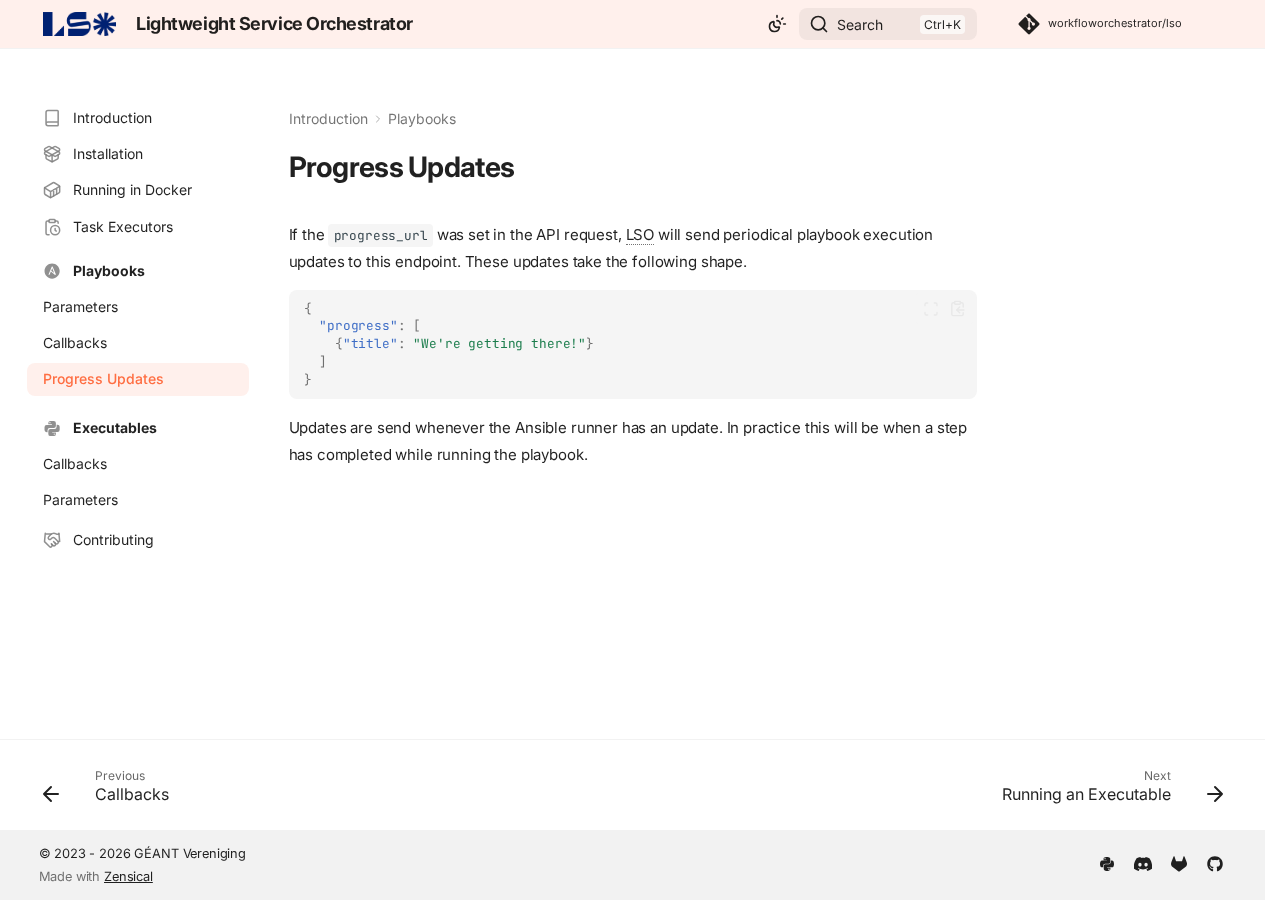
<file: playbooks/updates/index.html>
<!doctype html>
<html lang="en" class="no-js">
  <head>
    
      <meta charset="utf-8">
      <meta name="viewport" content="width=device-width,initial-scale=1">
      
        <meta name="description" content="A Lightweight Service Orchestrator for remotely executing Ansible playbooks and (Python) scripts.">
      
      
        <meta name="author" content="GÉANT Orchestration and Automation Team">
      
      
        <link rel="canonical" href="https://workfloworchestrator.org/lso/playbooks/updates/">
      
      
        <link rel="prev" href="../callback/">
      
      
        <link rel="next" href="../../executables/">
      
      
        
      
      
      <link rel="icon" href="../../img/favicon.png">
      <meta name="generator" content="zensical-0.0.32">
    
    
      
        <title>Progress Updates - Lightweight Service Orchestrator</title>
      
    
    
      
        
      
      <link rel="stylesheet" href="../../assets/stylesheets/modern/main.53a7feaf.min.css">
      
        
          
        
        <link rel="stylesheet" href="../../assets/stylesheets/modern/palette.dfe2e883.min.css">
      
      


    
    
      
    
    
      
        
        
        <link rel="preconnect" href="https://fonts.gstatic.com" crossorigin>
        <link rel="stylesheet" href="https://fonts.googleapis.com/css?family=Inter:300,300i,400,400i,500,500i,700,700i%7CJetBrains+Mono:400,400i,700,700i&display=fallback">
        <style>:root{--md-text-font:"Inter";--md-code-font:"JetBrains Mono"}</style>
      
    
    
      <link rel="stylesheet" href="../../css/extra.css">
    
    <script>__md_scope=new URL("../..",location),__md_hash=e=>[...e].reduce(((e,t)=>(e<<5)-e+t.charCodeAt(0)),0),__md_get=(e,t=localStorage,a=__md_scope)=>JSON.parse(t.getItem(a.pathname+"."+e)),__md_set=(e,t,a=localStorage,_=__md_scope)=>{try{a.setItem(_.pathname+"."+e,JSON.stringify(t))}catch(e){}},document.documentElement.setAttribute("data-platform",navigator.platform)</script>
    
      

    
    
  </head>
  
  
    
    
      
    
    
    
    
    <body dir="ltr" data-md-color-scheme="default" data-md-color-primary="indigo" data-md-color-accent="deep-orange">
  
    
    <input class="md-toggle" data-md-toggle="drawer" type="checkbox" id="__drawer" autocomplete="off">
    <input class="md-toggle" data-md-toggle="search" type="checkbox" id="__search" autocomplete="off">
    <label class="md-overlay" for="__drawer" aria-label="Navigation"></label>
    <div data-md-component="skip">
      
        
        <a href="#progress-updates" class="md-skip">
          Skip to content
        </a>
      
    </div>
    <div data-md-component="announce">
      
    </div>
    
    
      

  

<header class="md-header md-header--shadow" data-md-component="header">
  <nav class="md-header__inner md-grid" aria-label="Header">
    <a href="../.." title="Lightweight Service Orchestrator" class="md-header__button md-logo" aria-label="Lightweight Service Orchestrator" data-md-component="logo">
      
  <img src="../../img/logo.png" alt="Lightweight Service Orchestrator">

    </a>
    <label class="md-header__button md-icon" for="__drawer" aria-label="Navigation">
      
      <svg xmlns="http://www.w3.org/2000/svg" fill="none" stroke="currentColor" stroke-linecap="round" stroke-linejoin="round" stroke-width="2" class="lucide lucide-menu" viewBox="0 0 24 24"><path d="M4 5h16M4 12h16M4 19h16"/></svg>
    </label>
    <div class="md-header__title" data-md-component="header-title">
      <div class="md-header__ellipsis">
        <div class="md-header__topic">
          <span class="md-ellipsis">
            Lightweight Service Orchestrator
          </span>
        </div>
        <div class="md-header__topic" data-md-component="header-topic">
          <span class="md-ellipsis">
            
              Progress Updates
            
          </span>
        </div>
      </div>
    </div>
    
      
        <form class="md-header__option" data-md-component="palette">
  
    
    
    
    <input class="md-option" data-md-color-media="(prefers-color-scheme)" data-md-color-scheme="default" data-md-color-primary="indigo" data-md-color-accent="deep-orange"  aria-label="Switch to light mode"  type="radio" name="__palette" id="__palette_0">
    
      <label class="md-header__button md-icon" title="Switch to light mode" for="__palette_1" hidden>
        <svg xmlns="http://www.w3.org/2000/svg" fill="none" stroke="currentColor" stroke-linecap="round" stroke-linejoin="round" stroke-width="2" class="lucide lucide-sun-moon" viewBox="0 0 24 24"><path d="M12 2v2M14.837 16.385a6 6 0 1 1-7.223-7.222c.624-.147.97.66.715 1.248a4 4 0 0 0 5.26 5.259c.589-.255 1.396.09 1.248.715M16 12a4 4 0 0 0-4-4M19 5l-1.256 1.256M20 12h2"/></svg>
      </label>
    
  
    
    
    
    <input class="md-option" data-md-color-media="(prefers-color-scheme: light)" data-md-color-scheme="default" data-md-color-primary="indigo" data-md-color-accent="deep-orange"  aria-label="Switch to dark mode"  type="radio" name="__palette" id="__palette_1">
    
      <label class="md-header__button md-icon" title="Switch to dark mode" for="__palette_2" hidden>
        <svg xmlns="http://www.w3.org/2000/svg" fill="none" stroke="currentColor" stroke-linecap="round" stroke-linejoin="round" stroke-width="2" class="lucide lucide-sun" viewBox="0 0 24 24"><circle cx="12" cy="12" r="4"/><path d="M12 2v2M12 20v2M4.93 4.93l1.41 1.41M17.66 17.66l1.41 1.41M2 12h2M20 12h2M6.34 17.66l-1.41 1.41M19.07 4.93l-1.41 1.41"/></svg>
      </label>
    
  
    
    
    
    <input class="md-option" data-md-color-media="(prefers-color-scheme: dark)" data-md-color-scheme="slate" data-md-color-primary="indigo" data-md-color-accent="deep-orange"  aria-label="Switch to system preference"  type="radio" name="__palette" id="__palette_2">
    
      <label class="md-header__button md-icon" title="Switch to system preference" for="__palette_0" hidden>
        <svg xmlns="http://www.w3.org/2000/svg" fill="none" stroke="currentColor" stroke-linecap="round" stroke-linejoin="round" stroke-width="2" class="lucide lucide-moon" viewBox="0 0 24 24"><path d="M20.985 12.486a9 9 0 1 1-9.473-9.472c.405-.022.617.46.402.803a6 6 0 0 0 8.268 8.268c.344-.215.825-.004.803.401"/></svg>
      </label>
    
  
</form>
      
    
    
      <script>var palette=__md_get("__palette");if(palette&&palette.color){if("(prefers-color-scheme)"===palette.color.media){var media=matchMedia("(prefers-color-scheme: light)"),input=document.querySelector(media.matches?"[data-md-color-media='(prefers-color-scheme: light)']":"[data-md-color-media='(prefers-color-scheme: dark)']");palette.color.media=input.getAttribute("data-md-color-media"),palette.color.scheme=input.getAttribute("data-md-color-scheme"),palette.color.primary=input.getAttribute("data-md-color-primary"),palette.color.accent=input.getAttribute("data-md-color-accent")}for(var[key,value]of Object.entries(palette.color))document.body.setAttribute("data-md-color-"+key,value)}</script>
    
    
    
      
      
        <label class="md-header__button md-icon" for="__search" aria-label="Search">
          
          <svg xmlns="http://www.w3.org/2000/svg" fill="none" stroke="currentColor" stroke-linecap="round" stroke-linejoin="round" stroke-width="2" class="lucide lucide-search" viewBox="0 0 24 24"><path d="m21 21-4.34-4.34"/><circle cx="11" cy="11" r="8"/></svg>
        </label>
        <div class="md-search" data-md-component="search" role="dialog" aria-label="Search">
  <button type="button" class="md-search__button">
    Search
  </button>
</div>
      
    
    <div class="md-header__source">
      
        <a href="https://github.com/workfloworchestrator/lso" title="Go to repository" class="md-source" data-md-component="source">
  <div class="md-source__icon md-icon">
    
    <svg xmlns="http://www.w3.org/2000/svg" viewBox="0 0 448 512"><!--! Font Awesome Free 7.2.0 by @fontawesome - https://fontawesome.com License - https://fontawesome.com/license/free (Icons: CC BY 4.0, Fonts: SIL OFL 1.1, Code: MIT License) Copyright 2026 Fonticons, Inc.--><path fill="currentColor" d="M439.6 236.1 244 40.5c-5.4-5.5-12.8-8.5-20.4-8.5s-15 3-20.4 8.4L162.5 81l51.5 51.5c27.1-9.1 52.7 16.8 43.4 43.7l49.7 49.7c34.2-11.8 61.2 31 35.5 56.7-26.5 26.5-70.2-2.9-56-37.3L240.3 199v121.9c25.3 12.5 22.3 41.8 9.1 55-6.4 6.4-15.2 10.1-24.3 10.1s-17.8-3.6-24.3-10.1c-17.6-17.6-11.1-46.9 11.2-56v-123c-20.8-8.5-24.6-30.7-18.6-45L142.6 101 8.5 235.1C3 240.6 0 247.9 0 255.5s3 15 8.5 20.4l195.6 195.7c5.4 5.4 12.7 8.4 20.4 8.4s15-3 20.4-8.4l194.7-194.7c5.4-5.4 8.4-12.8 8.4-20.4s-3-15-8.4-20.4"/></svg>
  </div>
  <div class="md-source__repository">
    workfloworchestrator/lso
  </div>
</a>
      
    </div>
  </nav>
  
</header>
    
    <div class="md-container" data-md-component="container">
      
      
        
          
        
      
      <main class="md-main" data-md-component="main">
        <div class="md-main__inner md-grid">
          
            
              
              <div class="md-sidebar md-sidebar--primary" data-md-component="sidebar" data-md-type="navigation" >
                <div class="md-sidebar__scrollwrap">
                  <div class="md-sidebar__inner">
                    



<nav class="md-nav md-nav--primary" aria-label="Navigation" data-md-level="0">
  <label class="md-nav__title" for="__drawer">
    <a href="../.." title="Lightweight Service Orchestrator" class="md-nav__button md-logo" aria-label="Lightweight Service Orchestrator" data-md-component="logo">
      
  <img src="../../img/logo.png" alt="Lightweight Service Orchestrator">

    </a>
    Lightweight Service Orchestrator
  </label>
  
    <div class="md-nav__source">
      <a href="https://github.com/workfloworchestrator/lso" title="Go to repository" class="md-source" data-md-component="source">
  <div class="md-source__icon md-icon">
    
    <svg xmlns="http://www.w3.org/2000/svg" viewBox="0 0 448 512"><!--! Font Awesome Free 7.2.0 by @fontawesome - https://fontawesome.com License - https://fontawesome.com/license/free (Icons: CC BY 4.0, Fonts: SIL OFL 1.1, Code: MIT License) Copyright 2026 Fonticons, Inc.--><path fill="currentColor" d="M439.6 236.1 244 40.5c-5.4-5.5-12.8-8.5-20.4-8.5s-15 3-20.4 8.4L162.5 81l51.5 51.5c27.1-9.1 52.7 16.8 43.4 43.7l49.7 49.7c34.2-11.8 61.2 31 35.5 56.7-26.5 26.5-70.2-2.9-56-37.3L240.3 199v121.9c25.3 12.5 22.3 41.8 9.1 55-6.4 6.4-15.2 10.1-24.3 10.1s-17.8-3.6-24.3-10.1c-17.6-17.6-11.1-46.9 11.2-56v-123c-20.8-8.5-24.6-30.7-18.6-45L142.6 101 8.5 235.1C3 240.6 0 247.9 0 255.5s3 15 8.5 20.4l195.6 195.7c5.4 5.4 12.7 8.4 20.4 8.4s15-3 20.4-8.4l194.7-194.7c5.4-5.4 8.4-12.8 8.4-20.4s-3-15-8.4-20.4"/></svg>
  </div>
  <div class="md-source__repository">
    workfloworchestrator/lso
  </div>
</a>
    </div>
  
  <ul class="md-nav__list" data-md-scrollfix>
    
      
      
  
  
  
  
    <li class="md-nav__item">
      <a href="../.." class="md-nav__link">
        
  
  
    <svg xmlns="http://www.w3.org/2000/svg" fill="none" stroke="currentColor" stroke-linecap="round" stroke-linejoin="round" stroke-width="2" class="lucide lucide-book" viewBox="0 0 24 24"><path d="M4 19.5v-15A2.5 2.5 0 0 1 6.5 2H19a1 1 0 0 1 1 1v18a1 1 0 0 1-1 1H6.5a1 1 0 0 1 0-5H20"/></svg>
  
  <span class="md-ellipsis">
    
  
    Introduction
  

    
  </span>
  
  

      </a>
    </li>
  

    
      
      
  
  
  
  
    <li class="md-nav__item">
      <a href="../../installation/" class="md-nav__link">
        
  
  
    <svg xmlns="http://www.w3.org/2000/svg" fill="none" stroke="currentColor" stroke-linecap="round" stroke-linejoin="round" stroke-width="2" class="lucide lucide-package-open" viewBox="0 0 24 24"><path d="M12 22v-9M15.17 2.21a1.67 1.67 0 0 1 1.63 0L21 4.57a1.93 1.93 0 0 1 0 3.36L8.82 14.79a1.66 1.66 0 0 1-1.64 0L3 12.43a1.93 1.93 0 0 1 0-3.36z"/><path d="M20 13v3.87a2.06 2.06 0 0 1-1.11 1.83l-6 3.08a1.93 1.93 0 0 1-1.78 0l-6-3.08A2.06 2.06 0 0 1 4 16.87V13"/><path d="M21 12.43a1.93 1.93 0 0 0 0-3.36L8.83 2.2a1.64 1.64 0 0 0-1.63 0L3 4.57a1.93 1.93 0 0 0 0 3.36l12.18 6.86a1.64 1.64 0 0 0 1.63 0z"/></svg>
  
  <span class="md-ellipsis">
    
  
    Installation
  

    
  </span>
  
  

      </a>
    </li>
  

    
      
      
  
  
  
  
    <li class="md-nav__item">
      <a href="../../docker/" class="md-nav__link">
        
  
  
    <svg xmlns="http://www.w3.org/2000/svg" fill="none" stroke="currentColor" stroke-linecap="round" stroke-linejoin="round" stroke-width="2" class="lucide lucide-container" viewBox="0 0 24 24"><path d="M22 7.7c0-.6-.4-1.2-.8-1.5l-6.3-3.9a1.72 1.72 0 0 0-1.7 0l-10.3 6c-.5.2-.9.8-.9 1.4v6.6c0 .5.4 1.2.8 1.5l6.3 3.9a1.72 1.72 0 0 0 1.7 0l10.3-6c.5-.3.9-1 .9-1.5Z"/><path d="M10 21.9V14L2.1 9.1M10 14l11.9-6.9M14 19.8v-8.1M18 17.5V9.4"/></svg>
  
  <span class="md-ellipsis">
    
  
    Running in Docker
  

    
  </span>
  
  

      </a>
    </li>
  

    
      
      
  
  
  
  
    <li class="md-nav__item">
      <a href="../../executors/" class="md-nav__link">
        
  
  
    <svg xmlns="http://www.w3.org/2000/svg" fill="none" stroke="currentColor" stroke-linecap="round" stroke-linejoin="round" stroke-width="2" class="lucide lucide-clipboard-clock" viewBox="0 0 24 24"><path d="M16 14v2.2l1.6 1M16 4h2a2 2 0 0 1 2 2v.832M8 4H6a2 2 0 0 0-2 2v14a2 2 0 0 0 2 2h2"/><circle cx="16" cy="16" r="6"/><rect width="8" height="4" x="8" y="2" rx="1"/></svg>
  
  <span class="md-ellipsis">
    
  
    Task Executors
  

    
  </span>
  
  

      </a>
    </li>
  

    
      
      
  
  
    
  
  
  
    
    
      
        
          
        
      
        
      
        
      
        
      
    
    
    
      
        
        
      
    
    
      
    
    <li class="md-nav__item md-nav__item--active md-nav__item--section md-nav__item--nested">
      
        
        
        <input class="md-nav__toggle md-toggle " type="checkbox" id="__nav_5" checked>
        
          
          <div class="md-nav__link md-nav__container">
            <a href="../" class="md-nav__link ">
              
  
  
    <svg xmlns="http://www.w3.org/2000/svg" viewBox="0 0 24 24"><path d="M12 2C6.5 2 2 6.5 2 12s4.5 10 10 10 10-4.5 10-10S17.5 2 12 2m4.1 15c-.19 0-.34-.1-.55-.27l-5.16-4.17-1.73 4.34H7.17l4.37-10.51c.11-.28.35-.42.63-.42s.5.14.62.42l3.98 9.58c.04.11.07.22.07.29-.01.42-.34.74-.74.74m-3.93-8.89 2.59 6.39-3.91-3.08z"/></svg>
  
  <span class="md-ellipsis">
    
  
    Playbooks
  

    
  </span>
  
  

            </a>
            
              
              <label class="md-nav__link " for="__nav_5" id="__nav_5_label" tabindex="">
                <span class="md-nav__icon md-icon"></span>
              </label>
            
          </div>
        
        <nav class="md-nav" data-md-level="1" aria-labelledby="__nav_5_label" aria-expanded="true">
          <label class="md-nav__title" for="__nav_5">
            <span class="md-nav__icon md-icon"></span>
            
  
    Playbooks
  

          </label>
          <ul class="md-nav__list" data-md-scrollfix>
            
              
            
              
                
  
  
  
  
    <li class="md-nav__item">
      <a href="../parameters/" class="md-nav__link">
        
  
  
  <span class="md-ellipsis">
    
  
    Parameters
  

    
  </span>
  
  

      </a>
    </li>
  

              
            
              
                
  
  
  
  
    <li class="md-nav__item">
      <a href="../callback/" class="md-nav__link">
        
  
  
  <span class="md-ellipsis">
    
  
    Callbacks
  

    
  </span>
  
  

      </a>
    </li>
  

              
            
              
                
  
  
    
  
  
  
    <li class="md-nav__item md-nav__item--active">
      
      
      
      
        
      
      
      <a href="././" class="md-nav__link md-nav__link--active">
        
  
  
  <span class="md-ellipsis">
    
  
    Progress Updates
  

    
  </span>
  
  

      </a>
      
    </li>
  

              
            
          </ul>
        </nav>
      
    </li>
  

    
      
      
  
  
  
  
    
    
      
        
          
        
      
        
      
        
      
    
    
    
      
        
        
      
    
    
      
    
    <li class="md-nav__item md-nav__item--section md-nav__item--nested">
      
        
        
        <input class="md-nav__toggle md-toggle " type="checkbox" id="__nav_6" >
        
          
          <div class="md-nav__link md-nav__container">
            <a href="../../executables/" class="md-nav__link ">
              
  
  
    <svg xmlns="http://www.w3.org/2000/svg" viewBox="0 0 24 24"><path d="M19.14 7.5A2.86 2.86 0 0 1 22 10.36v3.78A2.86 2.86 0 0 1 19.14 17H12c0 .39.32.96.71.96H17v1.68a2.86 2.86 0 0 1-2.86 2.86H9.86A2.86 2.86 0 0 1 7 19.64v-3.75a2.85 2.85 0 0 1 2.86-2.85h5.25a2.85 2.85 0 0 0 2.85-2.86V7.5zm-4.28 11.79c-.4 0-.72.3-.72.89s.32.71.72.71a.71.71 0 0 0 .71-.71c0-.59-.32-.89-.71-.89m-10-1.79A2.86 2.86 0 0 1 2 14.64v-3.78A2.86 2.86 0 0 1 4.86 8H12c0-.39-.32-.96-.71-.96H7V5.36A2.86 2.86 0 0 1 9.86 2.5h4.28A2.86 2.86 0 0 1 17 5.36v3.75a2.85 2.85 0 0 1-2.86 2.85H8.89a2.85 2.85 0 0 0-2.85 2.86v2.68zM9.14 5.71c.4 0 .72-.3.72-.89s-.32-.71-.72-.71c-.39 0-.71.12-.71.71s.32.89.71.89"/></svg>
  
  <span class="md-ellipsis">
    
  
    Executables
  

    
  </span>
  
  

            </a>
            
              
              <label class="md-nav__link " for="__nav_6" id="__nav_6_label" tabindex="">
                <span class="md-nav__icon md-icon"></span>
              </label>
            
          </div>
        
        <nav class="md-nav" data-md-level="1" aria-labelledby="__nav_6_label" aria-expanded="false">
          <label class="md-nav__title" for="__nav_6">
            <span class="md-nav__icon md-icon"></span>
            
  
    Executables
  

          </label>
          <ul class="md-nav__list" data-md-scrollfix>
            
              
            
              
                
  
  
  
  
    <li class="md-nav__item">
      <a href="../../executables/callback/" class="md-nav__link">
        
  
  
  <span class="md-ellipsis">
    
  
    Callbacks
  

    
  </span>
  
  

      </a>
    </li>
  

              
            
              
                
  
  
  
  
    <li class="md-nav__item">
      <a href="../../executables/parameters/" class="md-nav__link">
        
  
  
  <span class="md-ellipsis">
    
  
    Parameters
  

    
  </span>
  
  

      </a>
    </li>
  

              
            
          </ul>
        </nav>
      
    </li>
  

    
      
      
  
  
  
  
    <li class="md-nav__item">
      <a href="../../contributing/" class="md-nav__link">
        
  
  
    <svg xmlns="http://www.w3.org/2000/svg" fill="none" stroke="currentColor" stroke-linecap="round" stroke-linejoin="round" stroke-width="2" class="lucide lucide-handshake" viewBox="0 0 24 24"><path d="m11 17 2 2a1 1 0 1 0 3-3"/><path d="m14 14 2.5 2.5a1 1 0 1 0 3-3l-3.88-3.88a3 3 0 0 0-4.24 0l-.88.88a1 1 0 1 1-3-3l2.81-2.81a5.79 5.79 0 0 1 7.06-.87l.47.28a2 2 0 0 0 1.42.25L21 4"/><path d="m21 3 1 11h-2M3 3 2 14l6.5 6.5a1 1 0 1 0 3-3M3 4h8"/></svg>
  
  <span class="md-ellipsis">
    
  
    Contributing
  

    
  </span>
  
  

      </a>
    </li>
  

    
  </ul>
</nav>
                  </div>
                </div>
              </div>
            
            
              
              <div class="md-sidebar md-sidebar--secondary" data-md-component="sidebar" data-md-type="toc" >
                <div class="md-sidebar__scrollwrap">
                  
                    
                    
                    
                      
                    
                    
                  
                  <div class="md-sidebar__inner">
                    


<nav class="md-nav md-nav--secondary" aria-label="On this page">
  
  
  
    
  
  
</nav>
                  </div>
                </div>
              </div>
            
          
          
            <div class="md-content" data-md-component="content">
              
                



  


  <nav class="md-path" aria-label="Navigation" >
    <ol class="md-path__list">
      
        
  
  
    <li class="md-path__item">
      <a href="../.." class="md-path__link">
        
  <span class="md-ellipsis">
    Introduction
  </span>

      </a>
    </li>
  

      
      
        
  
  
    
    
      <li class="md-path__item">
        <a href="../" class="md-path__link">
          
  <span class="md-ellipsis">
    Playbooks
  </span>

        </a>
      </li>
    
  

      
    </ol>
  </nav>

              
              <article class="md-content__inner md-typeset">
                
                  
  
  


<h1 id="progress-updates">Progress Updates</h1>
<p>If the <code>progress_url</code> was set in the API request, <abbr title="Lightweight Service Orchestrator">LSO</abbr> will send periodical playbook execution updates to this endpoint.
These updates take the following shape.</p>
<div class="language-JSON highlight"><pre><span></span><code><span id="__span-0-1"><a id="__codelineno-0-1" name="__codelineno-0-1" href="#__codelineno-0-1"></a><span class="p">{</span>
</span><span id="__span-0-2"><a id="__codelineno-0-2" name="__codelineno-0-2" href="#__codelineno-0-2"></a><span class="w">  </span><span class="nt">&quot;progress&quot;</span><span class="p">:</span><span class="w"> </span><span class="p">[</span>
</span><span id="__span-0-3"><a id="__codelineno-0-3" name="__codelineno-0-3" href="#__codelineno-0-3"></a><span class="w">    </span><span class="p">{</span><span class="nt">&quot;title&quot;</span><span class="p">:</span><span class="w"> </span><span class="s2">&quot;We&#39;re getting there!&quot;</span><span class="p">}</span>
</span><span id="__span-0-4"><a id="__codelineno-0-4" name="__codelineno-0-4" href="#__codelineno-0-4"></a><span class="w">  </span><span class="p">]</span>
</span><span id="__span-0-5"><a id="__codelineno-0-5" name="__codelineno-0-5" href="#__codelineno-0-5"></a><span class="p">}</span>
</span></code></pre></div>
<p>Updates are send whenever the Ansible runner has an update. In practice this will be when a step has completed while
running the playbook.</p>














                
              </article>
            </div>
          
          
  <script>var tabs=__md_get("__tabs");if(Array.isArray(tabs))e:for(var set of document.querySelectorAll(".tabbed-set")){var labels=set.querySelector(".tabbed-labels");for(var tab of tabs)for(var label of labels.getElementsByTagName("label"))if(label.innerText.trim()===tab){var input=document.getElementById(label.htmlFor);input.checked=!0;continue e}}</script>

<script>var target=document.getElementById(location.hash.slice(1));target&&target.name&&(target.checked=target.name.startsWith("__tabbed_"))</script>
        </div>
        
          <button type="button" class="md-top md-icon" data-md-component="top" hidden>
  
  <svg xmlns="http://www.w3.org/2000/svg" fill="none" stroke="currentColor" stroke-linecap="round" stroke-linejoin="round" stroke-width="2" class="lucide lucide-circle-arrow-up" viewBox="0 0 24 24"><circle cx="12" cy="12" r="10"/><path d="m16 12-4-4-4 4M12 16V8"/></svg>
  Back to top
</button>
        
      </main>
      
        <footer class="md-footer">
  
    
      
      <nav class="md-footer__inner md-grid" aria-label="Footer" >
        
          
          <a href="../callback/" class="md-footer__link md-footer__link--prev" aria-label="Previous: Callbacks">
            <div class="md-footer__button md-icon">
              
              <svg xmlns="http://www.w3.org/2000/svg" fill="none" stroke="currentColor" stroke-linecap="round" stroke-linejoin="round" stroke-width="2" class="lucide lucide-arrow-left" viewBox="0 0 24 24"><path d="m12 19-7-7 7-7M19 12H5"/></svg>
            </div>
            <div class="md-footer__title">
              <span class="md-footer__direction">
                Previous
              </span>
              <div class="md-ellipsis">
                Callbacks
              </div>
            </div>
          </a>
        
        
          
          <a href="../../executables/" class="md-footer__link md-footer__link--next" aria-label="Next: Running an Executable">
            <div class="md-footer__title">
              <span class="md-footer__direction">
                Next
              </span>
              <div class="md-ellipsis">
                Running an Executable
              </div>
            </div>
            <div class="md-footer__button md-icon">
              
              <svg xmlns="http://www.w3.org/2000/svg" fill="none" stroke="currentColor" stroke-linecap="round" stroke-linejoin="round" stroke-width="2" class="lucide lucide-arrow-right" viewBox="0 0 24 24"><path d="M5 12h14M12 5l7 7-7 7"/></svg>
            </div>
          </a>
        
      </nav>
    
  
  <div class="md-footer-meta md-typeset">
    <div class="md-footer-meta__inner md-grid">
      <div class="md-copyright">
  
    <div class="md-copyright__highlight">
      &copy; 2023 - 2026 GÉANT Vereniging
    </div>
  
  
    Made with
    <a href="https://zensical.org/" target="_blank" rel="noopener">
      Zensical
    </a>
  
</div>
      
        
<div class="md-social">
  
    
    
    
    
    <a href="https://pypi.org/project/orchestrator-lso" target="_blank" rel="noopener" title="LSO on PyPI" class="md-social__link">
      <svg xmlns="http://www.w3.org/2000/svg" viewBox="0 0 448 512"><!--! Font Awesome Free 7.2.0 by @fontawesome - https://fontawesome.com License - https://fontawesome.com/license/free (Icons: CC BY 4.0, Fonts: SIL OFL 1.1, Code: MIT License) Copyright 2026 Fonticons, Inc.--><path fill="currentColor" d="M439.8 200.5c-7.7-30.9-22.3-54.2-53.4-54.2h-40.1v47.4c0 36.8-31.2 67.8-66.8 67.8H172.7c-29.2 0-53.4 25-53.4 54.3v101.8c0 29 25.2 46 53.4 54.3 33.8 9.9 66.3 11.7 106.8 0 26.9-7.8 53.4-23.5 53.4-54.3v-40.7H226.2v-13.6h160.2c31.1 0 42.6-21.7 53.4-54.2 11.2-33.5 10.7-65.7 0-108.6M286.2 444.7a20.4 20.4 0 1 1 0-40.7 20.4 20.4 0 1 1 0 40.7M167.8 248.1h106.8c29.7 0 53.4-24.5 53.4-54.3V91.9c0-29-24.4-50.7-53.4-55.6-35.8-5.9-74.7-5.6-106.8.1-45.2 8-53.4 24.7-53.4 55.6v40.7h106.9v13.6h-147c-31.1 0-58.3 18.7-66.8 54.2-9.8 40.7-10.2 66.1 0 108.6 7.6 31.6 25.7 54.2 56.8 54.2H101v-48.8c0-35.3 30.5-66.4 66.8-66.4m-6.6-183.4a20.4 20.4 0 1 1 0 40.8 20.4 20.4 0 1 1 0-40.8"/></svg>
    </a>
  
    
    
    
    
    <a href="https://discord.gg/fQkQn5ajFR" target="_blank" rel="noopener" title="WFO on Discord" class="md-social__link">
      <svg xmlns="http://www.w3.org/2000/svg" viewBox="0 0 576 512"><!--! Font Awesome Free 7.2.0 by @fontawesome - https://fontawesome.com License - https://fontawesome.com/license/free (Icons: CC BY 4.0, Fonts: SIL OFL 1.1, Code: MIT License) Copyright 2026 Fonticons, Inc.--><path fill="currentColor" d="M492.5 69.8c-.2-.3-.4-.6-.8-.7-38.1-17.5-78.4-30-119.7-37.1-.4-.1-.8 0-1.1.1s-.6.4-.8.8c-5.5 9.9-10.5 20.2-14.9 30.6-44.6-6.8-89.9-6.8-134.4 0-4.5-10.5-9.5-20.7-15.1-30.6-.2-.3-.5-.6-.8-.8s-.7-.2-1.1-.2C162.5 39 122.2 51.5 84.1 69c-.3.1-.6.4-.8.7C7.1 183.5-13.8 294.6-3.6 404.2c0 .3.1.5.2.8s.3.4.5.6c44.4 32.9 94 58 146.8 74.2.4.1.8.1 1.1 0s.7-.4.9-.7c11.3-15.4 21.4-31.8 30-48.8.1-.2.2-.5.2-.8s0-.5-.1-.8-.2-.5-.4-.6-.4-.3-.7-.4c-15.8-6.1-31.2-13.4-45.9-21.9-.3-.2-.5-.4-.7-.6s-.3-.6-.3-.9 0-.6.2-.9.3-.5.6-.7c3.1-2.3 6.2-4.7 9.1-7.1.3-.2.6-.4.9-.4s.7 0 1 .1c96.2 43.9 200.4 43.9 295.5 0 .3-.1.7-.2 1-.2s.7.2.9.4c2.9 2.4 6 4.9 9.1 7.2.2.2.4.4.6.7s.2.6.2.9-.1.6-.3.9-.4.5-.6.6c-14.7 8.6-30 15.9-45.9 21.8-.2.1-.5.2-.7.4s-.3.4-.4.7-.1.5-.1.8.1.5.2.8c8.8 17 18.8 33.3 30 48.8.2.3.6.6.9.7s.8.1 1.1 0c52.9-16.2 102.6-41.3 147.1-74.2.2-.2.4-.4.5-.6s.2-.5.2-.8c12.3-126.8-20.5-236.9-86.9-334.5zm-302 267.7c-29 0-52.8-26.6-52.8-59.2s23.4-59.2 52.8-59.2c29.7 0 53.3 26.8 52.8 59.2 0 32.7-23.4 59.2-52.8 59.2m195.4 0c-29 0-52.8-26.6-52.8-59.2s23.4-59.2 52.8-59.2c29.7 0 53.3 26.8 52.8 59.2 0 32.7-23.2 59.2-52.8 59.2"/></svg>
    </a>
  
    
    
    
    
    <a href="https://gitlab.software.geant.org/goat" target="_blank" rel="noopener" title="GÉANT Orchestration and Automation Team GitLab" class="md-social__link">
      <svg xmlns="http://www.w3.org/2000/svg" viewBox="0 0 512 512"><!--! Font Awesome Free 7.2.0 by @fontawesome - https://fontawesome.com License - https://fontawesome.com/license/free (Icons: CC BY 4.0, Fonts: SIL OFL 1.1, Code: MIT License) Copyright 2026 Fonticons, Inc.--><path fill="currentColor" d="m504 204.6-.7-1.8L433.6 21c-1.4-3.6-3.9-6.6-7.2-8.6-2.4-1.6-5.1-2.5-8-2.8s-5.7.1-8.4 1.1-5.1 2.7-7.1 4.8c-1.9 2.1-3.3 4.7-4.1 7.4l-47 144H161.3l-47.1-144c-.8-2.8-2.2-5.3-4.1-7.4-2-2.1-4.4-3.7-7.1-4.8-2.6-1-5.5-1.4-8.4-1.1s-5.6 1.2-8 2.8c-3.2 2-5.8 5.1-7.2 8.6L9.8 202.8l-.8 1.8c-10 26.2-11.3 55-3.5 82 7.7 26.9 24 50.7 46.4 67.6l.3.2.6.4 106 79.5c38.5 29.1 66.7 50.3 84.6 63.9 3.7 1.9 8.3 4.3 13 4.3s9.3-2.4 13-4.3c17.9-13.5 46.1-34.9 84.6-63.9l106.7-79.9.3-.3c22.4-16.9 38.7-40.6 45.6-67.5 8.6-27 7.4-55.8-2.6-82"/></svg>
    </a>
  
    
    
    
    
    <a href="https://github.com/geant" target="_blank" rel="noopener" title="GÉANT Project GitHub" class="md-social__link">
      <svg xmlns="http://www.w3.org/2000/svg" viewBox="0 0 512 512"><!--! Font Awesome Free 7.2.0 by @fontawesome - https://fontawesome.com License - https://fontawesome.com/license/free (Icons: CC BY 4.0, Fonts: SIL OFL 1.1, Code: MIT License) Copyright 2026 Fonticons, Inc.--><path fill="currentColor" d="M173.9 397.4c0 2-2.3 3.6-5.2 3.6-3.3.3-5.6-1.3-5.6-3.6 0-2 2.3-3.6 5.2-3.6 3-.3 5.6 1.3 5.6 3.6m-31.1-4.5c-.7 2 1.3 4.3 4.3 4.9 2.6 1 5.6 0 6.2-2s-1.3-4.3-4.3-5.2c-2.6-.7-5.5.3-6.2 2.3m44.2-1.7c-2.9.7-4.9 2.6-4.6 4.9.3 2 2.9 3.3 5.9 2.6 2.9-.7 4.9-2.6 4.6-4.6-.3-1.9-3-3.2-5.9-2.9M252.8 8C114.1 8 8 113.3 8 252c0 110.9 69.8 205.8 169.5 239.2 12.8 2.3 17.3-5.6 17.3-12.1 0-6.2-.3-40.4-.3-61.4 0 0-70 15-84.7-29.8 0 0-11.4-29.1-27.8-36.6 0 0-22.9-15.7 1.6-15.4 0 0 24.9 2 38.6 25.8 21.9 38.6 58.6 27.5 72.9 20.9 2.3-16 8.8-27.1 16-33.7-55.9-6.2-112.3-14.3-112.3-110.5 0-27.5 7.6-41.3 23.6-58.9-2.6-6.5-11.1-33.3 2.6-67.9 20.9-6.5 69 27 69 27 20-5.6 41.5-8.5 62.8-8.5s42.8 2.9 62.8 8.5c0 0 48.1-33.6 69-27 13.7 34.7 5.2 61.4 2.6 67.9 16 17.7 25.8 31.5 25.8 58.9 0 96.5-58.9 104.2-114.8 110.5 9.2 7.9 17 22.9 17 46.4 0 33.7-.3 75.4-.3 83.6 0 6.5 4.6 14.4 17.3 12.1C436.2 457.8 504 362.9 504 252 504 113.3 391.5 8 252.8 8M105.2 352.9c-1.3 1-1 3.3.7 5.2 1.6 1.6 3.9 2.3 5.2 1 1.3-1 1-3.3-.7-5.2-1.6-1.6-3.9-2.3-5.2-1m-10.8-8.1c-.7 1.3.3 2.9 2.3 3.9 1.6 1 3.6.7 4.3-.7.7-1.3-.3-2.9-2.3-3.9-2-.6-3.6-.3-4.3.7m32.4 35.6c-1.6 1.3-1 4.3 1.3 6.2 2.3 2.3 5.2 2.6 6.5 1 1.3-1.3.7-4.3-1.3-6.2-2.2-2.3-5.2-2.6-6.5-1m-11.4-14.7c-1.6 1-1.6 3.6 0 5.9s4.3 3.3 5.6 2.3c1.6-1.3 1.6-3.9 0-6.2-1.4-2.3-4-3.3-5.6-2"/></svg>
    </a>
  
</div>
      
    </div>
  </div>
</footer>
      
    </div>
    <div class="md-dialog" data-md-component="dialog">
      <div class="md-dialog__inner md-typeset"></div>
    </div>
    
    
    
      
      
      <script id="__config" type="application/json">{"annotate":null,"base":"../..","features":["content.code.annotate","content.code.copy","content.code.select","content.footnote.tooltips","content.tabs.link","content.tooltips","navigation.footer","navigation.indexes","navigation.instant","navigation.instant.prefetch","navigation.path","navigation.prune","navigation.sections","navigation.top","toc.follow"],"search":"../../assets/javascripts/workers/search.e2d2d235.min.js","tags":null,"translations":{"clipboard.copied":"Copied to clipboard","clipboard.copy":"Copy to clipboard","search.result.more.one":"1 more on this page","search.result.more.other":"# more on this page","search.result.none":"No matching documents","search.result.one":"1 matching document","search.result.other":"# matching documents","search.result.placeholder":"Type to start searching","search.result.term.missing":"Missing","select.version":"Select version"},"version":null}</script>
    
    
      <script src="../../assets/javascripts/bundle.91a19a9e.min.js"></script>
      
    
  </body>
</html>
</file>
<file: _static/pygments.css>
pre { line-height: 125%; }
td.linenos .normal { color: inherit; background-color: transparent; padding-left: 5px; padding-right: 5px; }
span.linenos { color: inherit; background-color: transparent; padding-left: 5px; padding-right: 5px; }
td.linenos .special { color: #000000; background-color: #ffffc0; padding-left: 5px; padding-right: 5px; }
span.linenos.special { color: #000000; background-color: #ffffc0; padding-left: 5px; padding-right: 5px; }
.highlight .hll { background-color: #ffffcc }
.highlight { background: #f8f8f8; }
.highlight .c { color: #3D7B7B; font-style: italic } /* Comment */
.highlight .err { border: 1px solid #F00 } /* Error */
.highlight .k { color: #008000; font-weight: bold } /* Keyword */
.highlight .o { color: #666 } /* Operator */
.highlight .ch { color: #3D7B7B; font-style: italic } /* Comment.Hashbang */
.highlight .cm { color: #3D7B7B; font-style: italic } /* Comment.Multiline */
.highlight .cp { color: #9C6500 } /* Comment.Preproc */
.highlight .cpf { color: #3D7B7B; font-style: italic } /* Comment.PreprocFile */
.highlight .c1 { color: #3D7B7B; font-style: italic } /* Comment.Single */
.highlight .cs { color: #3D7B7B; font-style: italic } /* Comment.Special */
.highlight .gd { color: #A00000 } /* Generic.Deleted */
.highlight .ge { font-style: italic } /* Generic.Emph */
.highlight .ges { font-weight: bold; font-style: italic } /* Generic.EmphStrong */
.highlight .gr { color: #E40000 } /* Generic.Error */
.highlight .gh { color: #000080; font-weight: bold } /* Generic.Heading */
.highlight .gi { color: #008400 } /* Generic.Inserted */
.highlight .go { color: #717171 } /* Generic.Output */
.highlight .gp { color: #000080; font-weight: bold } /* Generic.Prompt */
.highlight .gs { font-weight: bold } /* Generic.Strong */
.highlight .gu { color: #800080; font-weight: bold } /* Generic.Subheading */
.highlight .gt { color: #04D } /* Generic.Traceback */
.highlight .kc { color: #008000; font-weight: bold } /* Keyword.Constant */
.highlight .kd { color: #008000; font-weight: bold } /* Keyword.Declaration */
.highlight .kn { color: #008000; font-weight: bold } /* Keyword.Namespace */
.highlight .kp { color: #008000 } /* Keyword.Pseudo */
.highlight .kr { color: #008000; font-weight: bold } /* Keyword.Reserved */
.highlight .kt { color: #B00040 } /* Keyword.Type */
.highlight .m { color: #666 } /* Literal.Number */
.highlight .s { color: #BA2121 } /* Literal.String */
.highlight .na { color: #687822 } /* Name.Attribute */
.highlight .nb { color: #008000 } /* Name.Builtin */
.highlight .nc { color: #00F; font-weight: bold } /* Name.Class */
.highlight .no { color: #800 } /* Name.Constant */
.highlight .nd { color: #A2F } /* Name.Decorator */
.highlight .ni { color: #717171; font-weight: bold } /* Name.Entity */
.highlight .ne { color: #CB3F38; font-weight: bold } /* Name.Exception */
.highlight .nf { color: #00F } /* Name.Function */
.highlight .nl { color: #767600 } /* Name.Label */
.highlight .nn { color: #00F; font-weight: bold } /* Name.Namespace */
.highlight .nt { color: #008000; font-weight: bold } /* Name.Tag */
.highlight .nv { color: #19177C } /* Name.Variable */
.highlight .ow { color: #A2F; font-weight: bold } /* Operator.Word */
.highlight .w { color: #BBB } /* Text.Whitespace */
.highlight .mb { color: #666 } /* Literal.Number.Bin */
.highlight .mf { color: #666 } /* Literal.Number.Float */
.highlight .mh { color: #666 } /* Literal.Number.Hex */
.highlight .mi { color: #666 } /* Literal.Number.Integer */
.highlight .mo { color: #666 } /* Literal.Number.Oct */
.highlight .sa { color: #BA2121 } /* Literal.String.Affix */
.highlight .sb { color: #BA2121 } /* Literal.String.Backtick */
.highlight .sc { color: #BA2121 } /* Literal.String.Char */
.highlight .dl { color: #BA2121 } /* Literal.String.Delimiter */
.highlight .sd { color: #BA2121; font-style: italic } /* Literal.String.Doc */
.highlight .s2 { color: #BA2121 } /* Literal.String.Double */
.highlight .se { color: #AA5D1F; font-weight: bold } /* Literal.String.Escape */
.highlight .sh { color: #BA2121 } /* Literal.String.Heredoc */
.highlight .si { color: #A45A77; font-weight: bold } /* Literal.String.Interpol */
.highlight .sx { color: #008000 } /* Literal.String.Other */
.highlight .sr { color: #A45A77 } /* Literal.String.Regex */
.highlight .s1 { color: #BA2121 } /* Literal.String.Single */
.highlight .ss { color: #19177C } /* Literal.String.Symbol */
.highlight .bp { color: #008000 } /* Name.Builtin.Pseudo */
.highlight .fm { color: #00F } /* Name.Function.Magic */
.highlight .vc { color: #19177C } /* Name.Variable.Class */
.highlight .vg { color: #19177C } /* Name.Variable.Global */
.highlight .vi { color: #19177C } /* Name.Variable.Instance */
.highlight .vm { color: #19177C } /* Name.Variable.Magic */
.highlight .il { color: #666 } /* Literal.Number.Integer.Long */
</file>
<file: _static/css/theme.css>
html{box-sizing:border-box}*,:after,:before{box-sizing:inherit}article,aside,details,figcaption,figure,footer,header,hgroup,nav,section{display:block}audio,canvas,video{display:inline-block;*display:inline;*zoom:1}[hidden],audio:not([controls]){display:none}*{-webkit-box-sizing:border-box;-moz-box-sizing:border-box;box-sizing:border-box}html{font-size:100%;-webkit-text-size-adjust:100%;-ms-text-size-adjust:100%}body{margin:0}a:active,a:hover{outline:0}abbr[title]{border-bottom:1px dotted}b,strong{font-weight:700}blockquote{margin:0}dfn{font-style:italic}ins{background:#ff9;text-decoration:none}ins,mark{color:#000}mark{background:#ff0;font-style:italic;font-weight:700}.rst-content code,.rst-content tt,code,kbd,pre,samp{font-family:monospace,serif;_font-family:courier new,monospace;font-size:1em}pre{white-space:pre}q{quotes:none}q:after,q:before{content:"";content:none}small{font-size:85%}sub,sup{font-size:75%;line-height:0;position:relative;vertical-align:baseline}sup{top:-.5em}sub{bottom:-.25em}dl,ol,ul{margin:0;padding:0;list-style:none;list-style-image:none}li{list-style:none}dd{margin:0}img{border:0;-ms-interpolation-mode:bicubic;vertical-align:middle;max-width:100%}svg:not(:root){overflow:hidden}figure,form{margin:0}label{cursor:pointer}button,input,select,textarea{font-size:100%;margin:0;vertical-align:baseline;*vertical-align:middle}button,input{line-height:normal}button,input[type=button],input[type=reset],input[type=submit]{cursor:pointer;-webkit-appearance:button;*overflow:visible}button[disabled],input[disabled]{cursor:default}input[type=search]{-webkit-appearance:textfield;-moz-box-sizing:content-box;-webkit-box-sizing:content-box;box-sizing:content-box}textarea{resize:vertical}table{border-collapse:collapse;border-spacing:0}td{vertical-align:top}.chromeframe{margin:.2em 0;background:#ccc;color:#000;padding:.2em 0}.ir{display:block;border:0;text-indent:-999em;overflow:hidden;background-color:transparent;background-repeat:no-repeat;text-align:left;direction:ltr;*line-height:0}.ir br{display:none}.hidden{display:none!important;visibility:hidden}.visuallyhidden{border:0;clip:rect(0 0 0 0);height:1px;margin:-1px;overflow:hidden;padding:0;position:absolute;width:1px}.visuallyhidden.focusable:active,.visuallyhidden.focusable:focus{clip:auto;height:auto;margin:0;overflow:visible;position:static;width:auto}.invisible{visibility:hidden}.relative{position:relative}big,small{font-size:100%}@media print{body,html,section{background:none!important}*{box-shadow:none!important;text-shadow:none!important;filter:none!important;-ms-filter:none!important}a,a:visited{text-decoration:underline}.ir a:after,a[href^="#"]:after,a[href^="javascript:"]:after{content:""}blockquote,pre{page-break-inside:avoid}thead{display:table-header-group}img,tr{page-break-inside:avoid}img{max-width:100%!important}@page{margin:.5cm}.rst-content .toctree-wrapper>p.caption,h2,h3,p{orphans:3;widows:3}.rst-content .toctree-wrapper>p.caption,h2,h3{page-break-after:avoid}}.btn,.fa:before,.icon:before,.rst-content .admonition,.rst-content .admonition-title:before,.rst-content .admonition-todo,.rst-content .attention,.rst-content .caution,.rst-content .code-block-caption .headerlink:before,.rst-content .danger,.rst-content .eqno .headerlink:before,.rst-content .error,.rst-content .hint,.rst-content .important,.rst-content .note,.rst-content .seealso,.rst-content .tip,.rst-content .warning,.rst-content code.download span:first-child:before,.rst-content dl dt .headerlink:before,.rst-content h1 .headerlink:before,.rst-content h2 .headerlink:before,.rst-content h3 .headerlink:before,.rst-content h4 .headerlink:before,.rst-content h5 .headerlink:before,.rst-content h6 .headerlink:before,.rst-content p.caption .headerlink:before,.rst-content p .headerlink:before,.rst-content table>caption .headerlink:before,.rst-content tt.download span:first-child:before,.wy-alert,.wy-dropdown .caret:before,.wy-inline-validate.wy-inline-validate-danger .wy-input-context:before,.wy-inline-validate.wy-inline-validate-info .wy-input-context:before,.wy-inline-validate.wy-inline-validate-success .wy-input-context:before,.wy-inline-validate.wy-inline-validate-warning .wy-input-context:before,.wy-menu-vertical li.current>a button.toctree-expand:before,.wy-menu-vertical li.on a button.toctree-expand:before,.wy-menu-vertical li button.toctree-expand:before,input[type=color],input[type=date],input[type=datetime-local],input[type=datetime],input[type=email],input[type=month],input[type=number],input[type=password],input[type=search],input[type=tel],input[type=text],input[type=time],input[type=url],input[type=week],select,textarea{-webkit-font-smoothing:antialiased}.clearfix{*zoom:1}.clearfix:after,.clearfix:before{display:table;content:""}.clearfix:after{clear:both}/*!
 *  Font Awesome 4.7.0 by @davegandy - http://fontawesome.io - @fontawesome
 *  License - http://fontawesome.io/license (Font: SIL OFL 1.1, CSS: MIT License)
 */@font-face{font-family:FontAwesome;src:url(fonts/fontawesome-webfont.eot?674f50d287a8c48dc19ba404d20fe713);src:url(fonts/fontawesome-webfont.eot?674f50d287a8c48dc19ba404d20fe713?#iefix&v=4.7.0) format("embedded-opentype"),url(fonts/fontawesome-webfont.woff2?af7ae505a9eed503f8b8e6982036873e) format("woff2"),url(fonts/fontawesome-webfont.woff?fee66e712a8a08eef5805a46892932ad) format("woff"),url(fonts/fontawesome-webfont.ttf?b06871f281fee6b241d60582ae9369b9) format("truetype"),url(fonts/fontawesome-webfont.svg?912ec66d7572ff821749319396470bde#fontawesomeregular) format("svg");font-weight:400;font-style:normal}.fa,.icon,.rst-content .admonition-title,.rst-content .code-block-caption .headerlink,.rst-content .eqno .headerlink,.rst-content code.download span:first-child,.rst-content dl dt .headerlink,.rst-content h1 .headerlink,.rst-content h2 .headerlink,.rst-content h3 .headerlink,.rst-content h4 .headerlink,.rst-content h5 .headerlink,.rst-content h6 .headerlink,.rst-content p.caption .headerlink,.rst-content p .headerlink,.rst-content table>caption .headerlink,.rst-content tt.download span:first-child,.wy-menu-vertical li.current>a button.toctree-expand,.wy-menu-vertical li.on a button.toctree-expand,.wy-menu-vertical li button.toctree-expand{display:inline-block;font:normal normal normal 14px/1 FontAwesome;font-size:inherit;text-rendering:auto;-webkit-font-smoothing:antialiased;-moz-osx-font-smoothing:grayscale}.fa-lg{font-size:1.33333em;line-height:.75em;vertical-align:-15%}.fa-2x{font-size:2em}.fa-3x{font-size:3em}.fa-4x{font-size:4em}.fa-5x{font-size:5em}.fa-fw{width:1.28571em;text-align:center}.fa-ul{padding-left:0;margin-left:2.14286em;list-style-type:none}.fa-ul>li{position:relative}.fa-li{position:absolute;left:-2.14286em;width:2.14286em;top:.14286em;text-align:center}.fa-li.fa-lg{left:-1.85714em}.fa-border{padding:.2em .25em .15em;border:.08em solid #eee;border-radius:.1em}.fa-pull-left{float:left}.fa-pull-right{float:right}.fa-pull-left.icon,.fa.fa-pull-left,.rst-content .code-block-caption .fa-pull-left.headerlink,.rst-content .eqno .fa-pull-left.headerlink,.rst-content .fa-pull-left.admonition-title,.rst-content code.download span.fa-pull-left:first-child,.rst-content dl dt .fa-pull-left.headerlink,.rst-content h1 .fa-pull-left.headerlink,.rst-content h2 .fa-pull-left.headerlink,.rst-content h3 .fa-pull-left.headerlink,.rst-content h4 .fa-pull-left.headerlink,.rst-content h5 .fa-pull-left.headerlink,.rst-content h6 .fa-pull-left.headerlink,.rst-content p .fa-pull-left.headerlink,.rst-content table>caption .fa-pull-left.headerlink,.rst-content tt.download span.fa-pull-left:first-child,.wy-menu-vertical li.current>a button.fa-pull-left.toctree-expand,.wy-menu-vertical li.on a button.fa-pull-left.toctree-expand,.wy-menu-vertical li button.fa-pull-left.toctree-expand{margin-right:.3em}.fa-pull-right.icon,.fa.fa-pull-right,.rst-content .code-block-caption .fa-pull-right.headerlink,.rst-content .eqno .fa-pull-right.headerlink,.rst-content .fa-pull-right.admonition-title,.rst-content code.download span.fa-pull-right:first-child,.rst-content dl dt .fa-pull-right.headerlink,.rst-content h1 .fa-pull-right.headerlink,.rst-content h2 .fa-pull-right.headerlink,.rst-content h3 .fa-pull-right.headerlink,.rst-content h4 .fa-pull-right.headerlink,.rst-content h5 .fa-pull-right.headerlink,.rst-content h6 .fa-pull-right.headerlink,.rst-content p .fa-pull-right.headerlink,.rst-content table>caption .fa-pull-right.headerlink,.rst-content tt.download span.fa-pull-right:first-child,.wy-menu-vertical li.current>a button.fa-pull-right.toctree-expand,.wy-menu-vertical li.on a button.fa-pull-right.toctree-expand,.wy-menu-vertical li button.fa-pull-right.toctree-expand{margin-left:.3em}.pull-right{float:right}.pull-left{float:left}.fa.pull-left,.pull-left.icon,.rst-content .code-block-caption .pull-left.headerlink,.rst-content .eqno .pull-left.headerlink,.rst-content .pull-left.admonition-title,.rst-content code.download span.pull-left:first-child,.rst-content dl dt .pull-left.headerlink,.rst-content h1 .pull-left.headerlink,.rst-content h2 .pull-left.headerlink,.rst-content h3 .pull-left.headerlink,.rst-content h4 .pull-left.headerlink,.rst-content h5 .pull-left.headerlink,.rst-content h6 .pull-left.headerlink,.rst-content p .pull-left.headerlink,.rst-content table>caption .pull-left.headerlink,.rst-content tt.download span.pull-left:first-child,.wy-menu-vertical li.current>a button.pull-left.toctree-expand,.wy-menu-vertical li.on a button.pull-left.toctree-expand,.wy-menu-vertical li button.pull-left.toctree-expand{margin-right:.3em}.fa.pull-right,.pull-right.icon,.rst-content .code-block-caption .pull-right.headerlink,.rst-content .eqno .pull-right.headerlink,.rst-content .pull-right.admonition-title,.rst-content code.download span.pull-right:first-child,.rst-content dl dt .pull-right.headerlink,.rst-content h1 .pull-right.headerlink,.rst-content h2 .pull-right.headerlink,.rst-content h3 .pull-right.headerlink,.rst-content h4 .pull-right.headerlink,.rst-content h5 .pull-right.headerlink,.rst-content h6 .pull-right.headerlink,.rst-content p .pull-right.headerlink,.rst-content table>caption .pull-right.headerlink,.rst-content tt.download span.pull-right:first-child,.wy-menu-vertical li.current>a button.pull-right.toctree-expand,.wy-menu-vertical li.on a button.pull-right.toctree-expand,.wy-menu-vertical li button.pull-right.toctree-expand{margin-left:.3em}.fa-spin{-webkit-animation:fa-spin 2s linear infinite;animation:fa-spin 2s linear infinite}.fa-pulse{-webkit-animation:fa-spin 1s steps(8) infinite;animation:fa-spin 1s steps(8) infinite}@-webkit-keyframes fa-spin{0%{-webkit-transform:rotate(0deg);transform:rotate(0deg)}to{-webkit-transform:rotate(359deg);transform:rotate(359deg)}}@keyframes fa-spin{0%{-webkit-transform:rotate(0deg);transform:rotate(0deg)}to{-webkit-transform:rotate(359deg);transform:rotate(359deg)}}.fa-rotate-90{-ms-filter:"progid:DXImageTransform.Microsoft.BasicImage(rotation=1)";-webkit-transform:rotate(90deg);-ms-transform:rotate(90deg);transform:rotate(90deg)}.fa-rotate-180{-ms-filter:"progid:DXImageTransform.Microsoft.BasicImage(rotation=2)";-webkit-transform:rotate(180deg);-ms-transform:rotate(180deg);transform:rotate(180deg)}.fa-rotate-270{-ms-filter:"progid:DXImageTransform.Microsoft.BasicImage(rotation=3)";-webkit-transform:rotate(270deg);-ms-transform:rotate(270deg);transform:rotate(270deg)}.fa-flip-horizontal{-ms-filter:"progid:DXImageTransform.Microsoft.BasicImage(rotation=0, mirror=1)";-webkit-transform:scaleX(-1);-ms-transform:scaleX(-1);transform:scaleX(-1)}.fa-flip-vertical{-ms-filter:"progid:DXImageTransform.Microsoft.BasicImage(rotation=2, mirror=1)";-webkit-transform:scaleY(-1);-ms-transform:scaleY(-1);transform:scaleY(-1)}:root .fa-flip-horizontal,:root .fa-flip-vertical,:root .fa-rotate-90,:root .fa-rotate-180,:root .fa-rotate-270{filter:none}.fa-stack{position:relative;display:inline-block;width:2em;height:2em;line-height:2em;vertical-align:middle}.fa-stack-1x,.fa-stack-2x{position:absolute;left:0;width:100%;text-align:center}.fa-stack-1x{line-height:inherit}.fa-stack-2x{font-size:2em}.fa-inverse{color:#fff}.fa-glass:before{content:""}.fa-music:before{content:""}.fa-search:before,.icon-search:before{content:""}.fa-envelope-o:before{content:""}.fa-heart:before{content:""}.fa-star:before{content:""}.fa-star-o:before{content:""}.fa-user:before{content:""}.fa-film:before{content:""}.fa-th-large:before{content:""}.fa-th:before{content:""}.fa-th-list:before{content:""}.fa-check:before{content:""}.fa-close:before,.fa-remove:before,.fa-times:before{content:""}.fa-search-plus:before{content:""}.fa-search-minus:before{content:""}.fa-power-off:before{content:""}.fa-signal:before{content:""}.fa-cog:before,.fa-gear:before{content:""}.fa-trash-o:before{content:""}.fa-home:before,.icon-home:before{content:""}.fa-file-o:before{content:""}.fa-clock-o:before{content:""}.fa-road:before{content:""}.fa-download:before,.rst-content code.download span:first-child:before,.rst-content tt.download span:first-child:before{content:""}.fa-arrow-circle-o-down:before{content:""}.fa-arrow-circle-o-up:before{content:""}.fa-inbox:before{content:""}.fa-play-circle-o:before{content:""}.fa-repeat:before,.fa-rotate-right:before{content:""}.fa-refresh:before{content:""}.fa-list-alt:before{content:""}.fa-lock:before{content:""}.fa-flag:before{content:""}.fa-headphones:before{content:""}.fa-volume-off:before{content:""}.fa-volume-down:before{content:""}.fa-volume-up:before{content:""}.fa-qrcode:before{content:""}.fa-barcode:before{content:""}.fa-tag:before{content:""}.fa-tags:before{content:""}.fa-book:before,.icon-book:before{content:""}.fa-bookmark:before{content:""}.fa-print:before{content:""}.fa-camera:before{content:""}.fa-font:before{content:""}.fa-bold:before{content:""}.fa-italic:before{content:""}.fa-text-height:before{content:""}.fa-text-width:before{content:""}.fa-align-left:before{content:""}.fa-align-center:before{content:""}.fa-align-right:before{content:""}.fa-align-justify:before{content:""}.fa-list:before{content:""}.fa-dedent:before,.fa-outdent:before{content:""}.fa-indent:before{content:""}.fa-video-camera:before{content:""}.fa-image:before,.fa-photo:before,.fa-picture-o:before{content:""}.fa-pencil:before{content:""}.fa-map-marker:before{content:""}.fa-adjust:before{content:""}.fa-tint:before{content:""}.fa-edit:before,.fa-pencil-square-o:before{content:""}.fa-share-square-o:before{content:""}.fa-check-square-o:before{content:""}.fa-arrows:before{content:""}.fa-step-backward:before{content:""}.fa-fast-backward:before{content:""}.fa-backward:before{content:""}.fa-play:before{content:""}.fa-pause:before{content:""}.fa-stop:before{content:""}.fa-forward:before{content:""}.fa-fast-forward:before{content:""}.fa-step-forward:before{content:""}.fa-eject:before{content:""}.fa-chevron-left:before{content:""}.fa-chevron-right:before{content:""}.fa-plus-circle:before{content:""}.fa-minus-circle:before{content:""}.fa-times-circle:before,.wy-inline-validate.wy-inline-validate-danger .wy-input-context:before{content:""}.fa-check-circle:before,.wy-inline-validate.wy-inline-validate-success .wy-input-context:before{content:""}.fa-question-circle:before{content:""}.fa-info-circle:before{content:""}.fa-crosshairs:before{content:""}.fa-times-circle-o:before{content:""}.fa-check-circle-o:before{content:""}.fa-ban:before{content:""}.fa-arrow-left:before{content:""}.fa-arrow-right:before{content:""}.fa-arrow-up:before{content:""}.fa-arrow-down:before{content:""}.fa-mail-forward:before,.fa-share:before{content:""}.fa-expand:before{content:""}.fa-compress:before{content:""}.fa-plus:before{content:""}.fa-minus:before{content:""}.fa-asterisk:before{content:""}.fa-exclamation-circle:before,.rst-content .admonition-title:before,.wy-inline-validate.wy-inline-validate-info .wy-input-context:before,.wy-inline-validate.wy-inline-validate-warning .wy-input-context:before{content:""}.fa-gift:before{content:""}.fa-leaf:before{content:""}.fa-fire:before,.icon-fire:before{content:""}.fa-eye:before{content:""}.fa-eye-slash:before{content:""}.fa-exclamation-triangle:before,.fa-warning:before{content:""}.fa-plane:before{content:""}.fa-calendar:before{content:""}.fa-random:before{content:""}.fa-comment:before{content:""}.fa-magnet:before{content:""}.fa-chevron-up:before{content:""}.fa-chevron-down:before{content:""}.fa-retweet:before{content:""}.fa-shopping-cart:before{content:""}.fa-folder:before{content:""}.fa-folder-open:before{content:""}.fa-arrows-v:before{content:""}.fa-arrows-h:before{content:""}.fa-bar-chart-o:before,.fa-bar-chart:before{content:""}.fa-twitter-square:before{content:""}.fa-facebook-square:before{content:""}.fa-camera-retro:before{content:""}.fa-key:before{content:""}.fa-cogs:before,.fa-gears:before{content:""}.fa-comments:before{content:""}.fa-thumbs-o-up:before{content:""}.fa-thumbs-o-down:before{content:""}.fa-star-half:before{content:""}.fa-heart-o:before{content:""}.fa-sign-out:before{content:""}.fa-linkedin-square:before{content:""}.fa-thumb-tack:before{content:""}.fa-external-link:before{content:""}.fa-sign-in:before{content:""}.fa-trophy:before{content:""}.fa-github-square:before{content:""}.fa-upload:before{content:""}.fa-lemon-o:before{content:""}.fa-phone:before{content:""}.fa-square-o:before{content:""}.fa-bookmark-o:before{content:""}.fa-phone-square:before{content:""}.fa-twitter:before{content:""}.fa-facebook-f:before,.fa-facebook:before{content:""}.fa-github:before,.icon-github:before{content:""}.fa-unlock:before{content:""}.fa-credit-card:before{content:""}.fa-feed:before,.fa-rss:before{content:""}.fa-hdd-o:before{content:""}.fa-bullhorn:before{content:""}.fa-bell:before{content:""}.fa-certificate:before{content:""}.fa-hand-o-right:before{content:""}.fa-hand-o-left:before{content:""}.fa-hand-o-up:before{content:""}.fa-hand-o-down:before{content:""}.fa-arrow-circle-left:before,.icon-circle-arrow-left:before{content:""}.fa-arrow-circle-right:before,.icon-circle-arrow-right:before{content:""}.fa-arrow-circle-up:before{content:""}.fa-arrow-circle-down:before{content:""}.fa-globe:before{content:""}.fa-wrench:before{content:""}.fa-tasks:before{content:""}.fa-filter:before{content:""}.fa-briefcase:before{content:""}.fa-arrows-alt:before{content:""}.fa-group:before,.fa-users:before{content:""}.fa-chain:before,.fa-link:before,.icon-link:before{content:""}.fa-cloud:before{content:""}.fa-flask:before{content:""}.fa-cut:before,.fa-scissors:before{content:""}.fa-copy:before,.fa-files-o:before{content:""}.fa-paperclip:before{content:""}.fa-floppy-o:before,.fa-save:before{content:""}.fa-square:before{content:""}.fa-bars:before,.fa-navicon:before,.fa-reorder:before{content:""}.fa-list-ul:before{content:""}.fa-list-ol:before{content:""}.fa-strikethrough:before{content:""}.fa-underline:before{content:""}.fa-table:before{content:""}.fa-magic:before{content:""}.fa-truck:before{content:""}.fa-pinterest:before{content:""}.fa-pinterest-square:before{content:""}.fa-google-plus-square:before{content:""}.fa-google-plus:before{content:""}.fa-money:before{content:""}.fa-caret-down:before,.icon-caret-down:before,.wy-dropdown .caret:before{content:""}.fa-caret-up:before{content:""}.fa-caret-left:before{content:""}.fa-caret-right:before{content:""}.fa-columns:before{content:""}.fa-sort:before,.fa-unsorted:before{content:""}.fa-sort-desc:before,.fa-sort-down:before{content:""}.fa-sort-asc:before,.fa-sort-up:before{content:""}.fa-envelope:before{content:""}.fa-linkedin:before{content:""}.fa-rotate-left:before,.fa-undo:before{content:""}.fa-gavel:before,.fa-legal:before{content:""}.fa-dashboard:before,.fa-tachometer:before{content:""}.fa-comment-o:before{content:""}.fa-comments-o:before{content:""}.fa-bolt:before,.fa-flash:before{content:""}.fa-sitemap:before{content:""}.fa-umbrella:before{content:""}.fa-clipboard:before,.fa-paste:before{content:""}.fa-lightbulb-o:before{content:""}.fa-exchange:before{content:""}.fa-cloud-download:before{content:""}.fa-cloud-upload:before{content:""}.fa-user-md:before{content:""}.fa-stethoscope:before{content:""}.fa-suitcase:before{content:""}.fa-bell-o:before{content:""}.fa-coffee:before{content:""}.fa-cutlery:before{content:""}.fa-file-text-o:before{content:""}.fa-building-o:before{content:""}.fa-hospital-o:before{content:""}.fa-ambulance:before{content:""}.fa-medkit:before{content:""}.fa-fighter-jet:before{content:""}.fa-beer:before{content:""}.fa-h-square:before{content:""}.fa-plus-square:before{content:""}.fa-angle-double-left:before{content:""}.fa-angle-double-right:before{content:""}.fa-angle-double-up:before{content:""}.fa-angle-double-down:before{content:""}.fa-angle-left:before{content:""}.fa-angle-right:before{content:""}.fa-angle-up:before{content:""}.fa-angle-down:before{content:""}.fa-desktop:before{content:""}.fa-laptop:before{content:""}.fa-tablet:before{content:""}.fa-mobile-phone:before,.fa-mobile:before{content:""}.fa-circle-o:before{content:""}.fa-quote-left:before{content:""}.fa-quote-right:before{content:""}.fa-spinner:before{content:""}.fa-circle:before{content:""}.fa-mail-reply:before,.fa-reply:before{content:""}.fa-github-alt:before{content:""}.fa-folder-o:before{content:""}.fa-folder-open-o:before{content:""}.fa-smile-o:before{content:""}.fa-frown-o:before{content:""}.fa-meh-o:before{content:""}.fa-gamepad:before{content:""}.fa-keyboard-o:before{content:""}.fa-flag-o:before{content:""}.fa-flag-checkered:before{content:""}.fa-terminal:before{content:""}.fa-code:before{content:""}.fa-mail-reply-all:before,.fa-reply-all:before{content:""}.fa-star-half-empty:before,.fa-star-half-full:before,.fa-star-half-o:before{content:""}.fa-location-arrow:before{content:""}.fa-crop:before{content:""}.fa-code-fork:before{content:""}.fa-chain-broken:before,.fa-unlink:before{content:""}.fa-question:before{content:""}.fa-info:before{content:""}.fa-exclamation:before{content:""}.fa-superscript:before{content:""}.fa-subscript:before{content:""}.fa-eraser:before{content:""}.fa-puzzle-piece:before{content:""}.fa-microphone:before{content:""}.fa-microphone-slash:before{content:""}.fa-shield:before{content:""}.fa-calendar-o:before{content:""}.fa-fire-extinguisher:before{content:""}.fa-rocket:before{content:""}.fa-maxcdn:before{content:""}.fa-chevron-circle-left:before{content:""}.fa-chevron-circle-right:before{content:""}.fa-chevron-circle-up:before{content:""}.fa-chevron-circle-down:before{content:""}.fa-html5:before{content:""}.fa-css3:before{content:""}.fa-anchor:before{content:""}.fa-unlock-alt:before{content:""}.fa-bullseye:before{content:""}.fa-ellipsis-h:before{content:""}.fa-ellipsis-v:before{content:""}.fa-rss-square:before{content:""}.fa-play-circle:before{content:""}.fa-ticket:before{content:""}.fa-minus-square:before{content:""}.fa-minus-square-o:before,.wy-menu-vertical li.current>a button.toctree-expand:before,.wy-menu-vertical li.on a button.toctree-expand:before{content:""}.fa-level-up:before{content:""}.fa-level-down:before{content:""}.fa-check-square:before{content:""}.fa-pencil-square:before{content:""}.fa-external-link-square:before{content:""}.fa-share-square:before{content:""}.fa-compass:before{content:""}.fa-caret-square-o-down:before,.fa-toggle-down:before{content:""}.fa-caret-square-o-up:before,.fa-toggle-up:before{content:""}.fa-caret-square-o-right:before,.fa-toggle-right:before{content:""}.fa-eur:before,.fa-euro:before{content:""}.fa-gbp:before{content:""}.fa-dollar:before,.fa-usd:before{content:""}.fa-inr:before,.fa-rupee:before{content:""}.fa-cny:before,.fa-jpy:before,.fa-rmb:before,.fa-yen:before{content:""}.fa-rouble:before,.fa-rub:before,.fa-ruble:before{content:""}.fa-krw:before,.fa-won:before{content:""}.fa-bitcoin:before,.fa-btc:before{content:""}.fa-file:before{content:""}.fa-file-text:before{content:""}.fa-sort-alpha-asc:before{content:""}.fa-sort-alpha-desc:before{content:""}.fa-sort-amount-asc:before{content:""}.fa-sort-amount-desc:before{content:""}.fa-sort-numeric-asc:before{content:""}.fa-sort-numeric-desc:before{content:""}.fa-thumbs-up:before{content:""}.fa-thumbs-down:before{content:""}.fa-youtube-square:before{content:""}.fa-youtube:before{content:""}.fa-xing:before{content:""}.fa-xing-square:before{content:""}.fa-youtube-play:before{content:""}.fa-dropbox:before{content:""}.fa-stack-overflow:before{content:""}.fa-instagram:before{content:""}.fa-flickr:before{content:""}.fa-adn:before{content:""}.fa-bitbucket:before,.icon-bitbucket:before{content:""}.fa-bitbucket-square:before{content:""}.fa-tumblr:before{content:""}.fa-tumblr-square:before{content:""}.fa-long-arrow-down:before{content:""}.fa-long-arrow-up:before{content:""}.fa-long-arrow-left:before{content:""}.fa-long-arrow-right:before{content:""}.fa-apple:before{content:""}.fa-windows:before{content:""}.fa-android:before{content:""}.fa-linux:before{content:""}.fa-dribbble:before{content:""}.fa-skype:before{content:""}.fa-foursquare:before{content:""}.fa-trello:before{content:""}.fa-female:before{content:""}.fa-male:before{content:""}.fa-gittip:before,.fa-gratipay:before{content:""}.fa-sun-o:before{content:""}.fa-moon-o:before{content:""}.fa-archive:before{content:""}.fa-bug:before{content:""}.fa-vk:before{content:""}.fa-weibo:before{content:""}.fa-renren:before{content:""}.fa-pagelines:before{content:""}.fa-stack-exchange:before{content:""}.fa-arrow-circle-o-right:before{content:""}.fa-arrow-circle-o-left:before{content:""}.fa-caret-square-o-left:before,.fa-toggle-left:before{content:""}.fa-dot-circle-o:before{content:""}.fa-wheelchair:before{content:""}.fa-vimeo-square:before{content:""}.fa-try:before,.fa-turkish-lira:before{content:""}.fa-plus-square-o:before,.wy-menu-vertical li button.toctree-expand:before{content:""}.fa-space-shuttle:before{content:""}.fa-slack:before{content:""}.fa-envelope-square:before{content:""}.fa-wordpress:before{content:""}.fa-openid:before{content:""}.fa-bank:before,.fa-institution:before,.fa-university:before{content:""}.fa-graduation-cap:before,.fa-mortar-board:before{content:""}.fa-yahoo:before{content:""}.fa-google:before{content:""}.fa-reddit:before{content:""}.fa-reddit-square:before{content:""}.fa-stumbleupon-circle:before{content:""}.fa-stumbleupon:before{content:""}.fa-delicious:before{content:""}.fa-digg:before{content:""}.fa-pied-piper-pp:before{content:""}.fa-pied-piper-alt:before{content:""}.fa-drupal:before{content:""}.fa-joomla:before{content:""}.fa-language:before{content:""}.fa-fax:before{content:""}.fa-building:before{content:""}.fa-child:before{content:""}.fa-paw:before{content:""}.fa-spoon:before{content:""}.fa-cube:before{content:""}.fa-cubes:before{content:""}.fa-behance:before{content:""}.fa-behance-square:before{content:""}.fa-steam:before{content:""}.fa-steam-square:before{content:""}.fa-recycle:before{content:""}.fa-automobile:before,.fa-car:before{content:""}.fa-cab:before,.fa-taxi:before{content:""}.fa-tree:before{content:""}.fa-spotify:before{content:""}.fa-deviantart:before{content:""}.fa-soundcloud:before{content:""}.fa-database:before{content:""}.fa-file-pdf-o:before{content:""}.fa-file-word-o:before{content:""}.fa-file-excel-o:before{content:""}.fa-file-powerpoint-o:before{content:""}.fa-file-image-o:before,.fa-file-photo-o:before,.fa-file-picture-o:before{content:""}.fa-file-archive-o:before,.fa-file-zip-o:before{content:""}.fa-file-audio-o:before,.fa-file-sound-o:before{content:""}.fa-file-movie-o:before,.fa-file-video-o:before{content:""}.fa-file-code-o:before{content:""}.fa-vine:before{content:""}.fa-codepen:before{content:""}.fa-jsfiddle:before{content:""}.fa-life-bouy:before,.fa-life-buoy:before,.fa-life-ring:before,.fa-life-saver:before,.fa-support:before{content:""}.fa-circle-o-notch:before{content:""}.fa-ra:before,.fa-rebel:before,.fa-resistance:before{content:""}.fa-empire:before,.fa-ge:before{content:""}.fa-git-square:before{content:""}.fa-git:before{content:""}.fa-hacker-news:before,.fa-y-combinator-square:before,.fa-yc-square:before{content:""}.fa-tencent-weibo:before{content:""}.fa-qq:before{content:""}.fa-wechat:before,.fa-weixin:before{content:""}.fa-paper-plane:before,.fa-send:before{content:""}.fa-paper-plane-o:before,.fa-send-o:before{content:""}.fa-history:before{content:""}.fa-circle-thin:before{content:""}.fa-header:before{content:""}.fa-paragraph:before{content:""}.fa-sliders:before{content:""}.fa-share-alt:before{content:""}.fa-share-alt-square:before{content:""}.fa-bomb:before{content:""}.fa-futbol-o:before,.fa-soccer-ball-o:before{content:""}.fa-tty:before{content:""}.fa-binoculars:before{content:""}.fa-plug:before{content:""}.fa-slideshare:before{content:""}.fa-twitch:before{content:""}.fa-yelp:before{content:""}.fa-newspaper-o:before{content:""}.fa-wifi:before{content:""}.fa-calculator:before{content:""}.fa-paypal:before{content:""}.fa-google-wallet:before{content:""}.fa-cc-visa:before{content:""}.fa-cc-mastercard:before{content:""}.fa-cc-discover:before{content:""}.fa-cc-amex:before{content:""}.fa-cc-paypal:before{content:""}.fa-cc-stripe:before{content:""}.fa-bell-slash:before{content:""}.fa-bell-slash-o:before{content:""}.fa-trash:before{content:""}.fa-copyright:before{content:""}.fa-at:before{content:""}.fa-eyedropper:before{content:""}.fa-paint-brush:before{content:""}.fa-birthday-cake:before{content:""}.fa-area-chart:before{content:""}.fa-pie-chart:before{content:""}.fa-line-chart:before{content:""}.fa-lastfm:before{content:""}.fa-lastfm-square:before{content:""}.fa-toggle-off:before{content:""}.fa-toggle-on:before{content:""}.fa-bicycle:before{content:""}.fa-bus:before{content:""}.fa-ioxhost:before{content:""}.fa-angellist:before{content:""}.fa-cc:before{content:""}.fa-ils:before,.fa-shekel:before,.fa-sheqel:before{content:""}.fa-meanpath:before{content:""}.fa-buysellads:before{content:""}.fa-connectdevelop:before{content:""}.fa-dashcube:before{content:""}.fa-forumbee:before{content:""}.fa-leanpub:before{content:""}.fa-sellsy:before{content:""}.fa-shirtsinbulk:before{content:""}.fa-simplybuilt:before{content:""}.fa-skyatlas:before{content:""}.fa-cart-plus:before{content:""}.fa-cart-arrow-down:before{content:""}.fa-diamond:before{content:""}.fa-ship:before{content:""}.fa-user-secret:before{content:""}.fa-motorcycle:before{content:""}.fa-street-view:before{content:""}.fa-heartbeat:before{content:""}.fa-venus:before{content:""}.fa-mars:before{content:""}.fa-mercury:before{content:""}.fa-intersex:before,.fa-transgender:before{content:""}.fa-transgender-alt:before{content:""}.fa-venus-double:before{content:""}.fa-mars-double:before{content:""}.fa-venus-mars:before{content:""}.fa-mars-stroke:before{content:""}.fa-mars-stroke-v:before{content:""}.fa-mars-stroke-h:before{content:""}.fa-neuter:before{content:""}.fa-genderless:before{content:""}.fa-facebook-official:before{content:""}.fa-pinterest-p:before{content:""}.fa-whatsapp:before{content:""}.fa-server:before{content:""}.fa-user-plus:before{content:""}.fa-user-times:before{content:""}.fa-bed:before,.fa-hotel:before{content:""}.fa-viacoin:before{content:""}.fa-train:before{content:""}.fa-subway:before{content:""}.fa-medium:before{content:""}.fa-y-combinator:before,.fa-yc:before{content:""}.fa-optin-monster:before{content:""}.fa-opencart:before{content:""}.fa-expeditedssl:before{content:""}.fa-battery-4:before,.fa-battery-full:before,.fa-battery:before{content:""}.fa-battery-3:before,.fa-battery-three-quarters:before{content:""}.fa-battery-2:before,.fa-battery-half:before{content:""}.fa-battery-1:before,.fa-battery-quarter:before{content:""}.fa-battery-0:before,.fa-battery-empty:before{content:""}.fa-mouse-pointer:before{content:""}.fa-i-cursor:before{content:""}.fa-object-group:before{content:""}.fa-object-ungroup:before{content:""}.fa-sticky-note:before{content:""}.fa-sticky-note-o:before{content:""}.fa-cc-jcb:before{content:""}.fa-cc-diners-club:before{content:""}.fa-clone:before{content:""}.fa-balance-scale:before{content:""}.fa-hourglass-o:before{content:""}.fa-hourglass-1:before,.fa-hourglass-start:before{content:""}.fa-hourglass-2:before,.fa-hourglass-half:before{content:""}.fa-hourglass-3:before,.fa-hourglass-end:before{content:""}.fa-hourglass:before{content:""}.fa-hand-grab-o:before,.fa-hand-rock-o:before{content:""}.fa-hand-paper-o:before,.fa-hand-stop-o:before{content:""}.fa-hand-scissors-o:before{content:""}.fa-hand-lizard-o:before{content:""}.fa-hand-spock-o:before{content:""}.fa-hand-pointer-o:before{content:""}.fa-hand-peace-o:before{content:""}.fa-trademark:before{content:""}.fa-registered:before{content:""}.fa-creative-commons:before{content:""}.fa-gg:before{content:""}.fa-gg-circle:before{content:""}.fa-tripadvisor:before{content:""}.fa-odnoklassniki:before{content:""}.fa-odnoklassniki-square:before{content:""}.fa-get-pocket:before{content:""}.fa-wikipedia-w:before{content:""}.fa-safari:before{content:""}.fa-chrome:before{content:""}.fa-firefox:before{content:""}.fa-opera:before{content:""}.fa-internet-explorer:before{content:""}.fa-television:before,.fa-tv:before{content:""}.fa-contao:before{content:""}.fa-500px:before{content:""}.fa-amazon:before{content:""}.fa-calendar-plus-o:before{content:""}.fa-calendar-minus-o:before{content:""}.fa-calendar-times-o:before{content:""}.fa-calendar-check-o:before{content:""}.fa-industry:before{content:""}.fa-map-pin:before{content:""}.fa-map-signs:before{content:""}.fa-map-o:before{content:""}.fa-map:before{content:""}.fa-commenting:before{content:""}.fa-commenting-o:before{content:""}.fa-houzz:before{content:""}.fa-vimeo:before{content:""}.fa-black-tie:before{content:""}.fa-fonticons:before{content:""}.fa-reddit-alien:before{content:""}.fa-edge:before{content:""}.fa-credit-card-alt:before{content:""}.fa-codiepie:before{content:""}.fa-modx:before{content:""}.fa-fort-awesome:before{content:""}.fa-usb:before{content:""}.fa-product-hunt:before{content:""}.fa-mixcloud:before{content:""}.fa-scribd:before{content:""}.fa-pause-circle:before{content:""}.fa-pause-circle-o:before{content:""}.fa-stop-circle:before{content:""}.fa-stop-circle-o:before{content:""}.fa-shopping-bag:before{content:""}.fa-shopping-basket:before{content:""}.fa-hashtag:before{content:""}.fa-bluetooth:before{content:""}.fa-bluetooth-b:before{content:""}.fa-percent:before{content:""}.fa-gitlab:before,.icon-gitlab:before{content:""}.fa-wpbeginner:before{content:""}.fa-wpforms:before{content:""}.fa-envira:before{content:""}.fa-universal-access:before{content:""}.fa-wheelchair-alt:before{content:""}.fa-question-circle-o:before{content:""}.fa-blind:before{content:""}.fa-audio-description:before{content:""}.fa-volume-control-phone:before{content:""}.fa-braille:before{content:""}.fa-assistive-listening-systems:before{content:""}.fa-american-sign-language-interpreting:before,.fa-asl-interpreting:before{content:""}.fa-deaf:before,.fa-deafness:before,.fa-hard-of-hearing:before{content:""}.fa-glide:before{content:""}.fa-glide-g:before{content:""}.fa-sign-language:before,.fa-signing:before{content:""}.fa-low-vision:before{content:""}.fa-viadeo:before{content:""}.fa-viadeo-square:before{content:""}.fa-snapchat:before{content:""}.fa-snapchat-ghost:before{content:""}.fa-snapchat-square:before{content:""}.fa-pied-piper:before{content:""}.fa-first-order:before{content:""}.fa-yoast:before{content:""}.fa-themeisle:before{content:""}.fa-google-plus-circle:before,.fa-google-plus-official:before{content:""}.fa-fa:before,.fa-font-awesome:before{content:""}.fa-handshake-o:before{content:""}.fa-envelope-open:before{content:""}.fa-envelope-open-o:before{content:""}.fa-linode:before{content:""}.fa-address-book:before{content:""}.fa-address-book-o:before{content:""}.fa-address-card:before,.fa-vcard:before{content:""}.fa-address-card-o:before,.fa-vcard-o:before{content:""}.fa-user-circle:before{content:""}.fa-user-circle-o:before{content:""}.fa-user-o:before{content:""}.fa-id-badge:before{content:""}.fa-drivers-license:before,.fa-id-card:before{content:""}.fa-drivers-license-o:before,.fa-id-card-o:before{content:""}.fa-quora:before{content:""}.fa-free-code-camp:before{content:""}.fa-telegram:before{content:""}.fa-thermometer-4:before,.fa-thermometer-full:before,.fa-thermometer:before{content:""}.fa-thermometer-3:before,.fa-thermometer-three-quarters:before{content:""}.fa-thermometer-2:before,.fa-thermometer-half:before{content:""}.fa-thermometer-1:before,.fa-thermometer-quarter:before{content:""}.fa-thermometer-0:before,.fa-thermometer-empty:before{content:""}.fa-shower:before{content:""}.fa-bath:before,.fa-bathtub:before,.fa-s15:before{content:""}.fa-podcast:before{content:""}.fa-window-maximize:before{content:""}.fa-window-minimize:before{content:""}.fa-window-restore:before{content:""}.fa-times-rectangle:before,.fa-window-close:before{content:""}.fa-times-rectangle-o:before,.fa-window-close-o:before{content:""}.fa-bandcamp:before{content:""}.fa-grav:before{content:""}.fa-etsy:before{content:""}.fa-imdb:before{content:""}.fa-ravelry:before{content:""}.fa-eercast:before{content:""}.fa-microchip:before{content:""}.fa-snowflake-o:before{content:""}.fa-superpowers:before{content:""}.fa-wpexplorer:before{content:""}.fa-meetup:before{content:""}.sr-only{position:absolute;width:1px;height:1px;padding:0;margin:-1px;overflow:hidden;clip:rect(0,0,0,0);border:0}.sr-only-focusable:active,.sr-only-focusable:focus{position:static;width:auto;height:auto;margin:0;overflow:visible;clip:auto}.fa,.icon,.rst-content .admonition-title,.rst-content .code-block-caption .headerlink,.rst-content .eqno .headerlink,.rst-content code.download span:first-child,.rst-content dl dt .headerlink,.rst-content h1 .headerlink,.rst-content h2 .headerlink,.rst-content h3 .headerlink,.rst-content h4 .headerlink,.rst-content h5 .headerlink,.rst-content h6 .headerlink,.rst-content p.caption .headerlink,.rst-content p .headerlink,.rst-content table>caption .headerlink,.rst-content tt.download span:first-child,.wy-dropdown .caret,.wy-inline-validate.wy-inline-validate-danger .wy-input-context,.wy-inline-validate.wy-inline-validate-info .wy-input-context,.wy-inline-validate.wy-inline-validate-success .wy-input-context,.wy-inline-validate.wy-inline-validate-warning .wy-input-context,.wy-menu-vertical li.current>a button.toctree-expand,.wy-menu-vertical li.on a button.toctree-expand,.wy-menu-vertical li button.toctree-expand{font-family:inherit}.fa:before,.icon:before,.rst-content .admonition-title:before,.rst-content .code-block-caption .headerlink:before,.rst-content .eqno .headerlink:before,.rst-content code.download span:first-child:before,.rst-content dl dt .headerlink:before,.rst-content h1 .headerlink:before,.rst-content h2 .headerlink:before,.rst-content h3 .headerlink:before,.rst-content h4 .headerlink:before,.rst-content h5 .headerlink:before,.rst-content h6 .headerlink:before,.rst-content p.caption .headerlink:before,.rst-content p .headerlink:before,.rst-content table>caption .headerlink:before,.rst-content tt.download span:first-child:before,.wy-dropdown .caret:before,.wy-inline-validate.wy-inline-validate-danger .wy-input-context:before,.wy-inline-validate.wy-inline-validate-info .wy-input-context:before,.wy-inline-validate.wy-inline-validate-success .wy-input-context:before,.wy-inline-validate.wy-inline-validate-warning .wy-input-context:before,.wy-menu-vertical li.current>a button.toctree-expand:before,.wy-menu-vertical li.on a button.toctree-expand:before,.wy-menu-vertical li button.toctree-expand:before{font-family:FontAwesome;display:inline-block;font-style:normal;font-weight:400;line-height:1;text-decoration:inherit}.rst-content .code-block-caption a .headerlink,.rst-content .eqno a .headerlink,.rst-content a .admonition-title,.rst-content code.download a span:first-child,.rst-content dl dt a .headerlink,.rst-content h1 a .headerlink,.rst-content h2 a .headerlink,.rst-content h3 a .headerlink,.rst-content h4 a .headerlink,.rst-content h5 a .headerlink,.rst-content h6 a .headerlink,.rst-content p.caption a .headerlink,.rst-content p a .headerlink,.rst-content table>caption a .headerlink,.rst-content tt.download a span:first-child,.wy-menu-vertical li.current>a button.toctree-expand,.wy-menu-vertical li.on a button.toctree-expand,.wy-menu-vertical li a button.toctree-expand,a .fa,a .icon,a .rst-content .admonition-title,a .rst-content .code-block-caption .headerlink,a .rst-content .eqno .headerlink,a .rst-content code.download span:first-child,a .rst-content dl dt .headerlink,a .rst-content h1 .headerlink,a .rst-content h2 .headerlink,a .rst-content h3 .headerlink,a .rst-content h4 .headerlink,a .rst-content h5 .headerlink,a .rst-content h6 .headerlink,a .rst-content p.caption .headerlink,a .rst-content p .headerlink,a .rst-content table>caption .headerlink,a .rst-content tt.download span:first-child,a .wy-menu-vertical li button.toctree-expand{display:inline-block;text-decoration:inherit}.btn .fa,.btn .icon,.btn .rst-content .admonition-title,.btn .rst-content .code-block-caption .headerlink,.btn .rst-content .eqno .headerlink,.btn .rst-content code.download span:first-child,.btn .rst-content dl dt .headerlink,.btn .rst-content h1 .headerlink,.btn .rst-content h2 .headerlink,.btn .rst-content h3 .headerlink,.btn .rst-content h4 .headerlink,.btn .rst-content h5 .headerlink,.btn .rst-content h6 .headerlink,.btn .rst-content p .headerlink,.btn .rst-content table>caption .headerlink,.btn .rst-content tt.download span:first-child,.btn .wy-menu-vertical li.current>a button.toctree-expand,.btn .wy-menu-vertical li.on a button.toctree-expand,.btn .wy-menu-vertical li button.toctree-expand,.nav .fa,.nav .icon,.nav .rst-content .admonition-title,.nav .rst-content .code-block-caption .headerlink,.nav .rst-content .eqno .headerlink,.nav .rst-content code.download span:first-child,.nav .rst-content dl dt .headerlink,.nav .rst-content h1 .headerlink,.nav .rst-content h2 .headerlink,.nav .rst-content h3 .headerlink,.nav .rst-content h4 .headerlink,.nav .rst-content h5 .headerlink,.nav .rst-content h6 .headerlink,.nav .rst-content p .headerlink,.nav .rst-content table>caption .headerlink,.nav .rst-content tt.download span:first-child,.nav .wy-menu-vertical li.current>a button.toctree-expand,.nav .wy-menu-vertical li.on a button.toctree-expand,.nav .wy-menu-vertical li button.toctree-expand,.rst-content .btn .admonition-title,.rst-content .code-block-caption .btn .headerlink,.rst-content .code-block-caption .nav .headerlink,.rst-content .eqno .btn .headerlink,.rst-content .eqno .nav .headerlink,.rst-content .nav .admonition-title,.rst-content code.download .btn span:first-child,.rst-content code.download .nav span:first-child,.rst-content dl dt .btn .headerlink,.rst-content dl dt .nav .headerlink,.rst-content h1 .btn .headerlink,.rst-content h1 .nav .headerlink,.rst-content h2 .btn .headerlink,.rst-content h2 .nav .headerlink,.rst-content h3 .btn .headerlink,.rst-content h3 .nav .headerlink,.rst-content h4 .btn .headerlink,.rst-content h4 .nav .headerlink,.rst-content h5 .btn .headerlink,.rst-content h5 .nav .headerlink,.rst-content h6 .btn .headerlink,.rst-content h6 .nav .headerlink,.rst-content p .btn .headerlink,.rst-content p .nav .headerlink,.rst-content table>caption .btn .headerlink,.rst-content table>caption .nav .headerlink,.rst-content tt.download .btn span:first-child,.rst-content tt.download .nav span:first-child,.wy-menu-vertical li .btn button.toctree-expand,.wy-menu-vertical li.current>a .btn button.toctree-expand,.wy-menu-vertical li.current>a .nav button.toctree-expand,.wy-menu-vertical li .nav button.toctree-expand,.wy-menu-vertical li.on a .btn button.toctree-expand,.wy-menu-vertical li.on a .nav button.toctree-expand{display:inline}.btn .fa-large.icon,.btn .fa.fa-large,.btn .rst-content .code-block-caption .fa-large.headerlink,.btn .rst-content .eqno .fa-large.headerlink,.btn .rst-content .fa-large.admonition-title,.btn .rst-content code.download span.fa-large:first-child,.btn .rst-content dl dt .fa-large.headerlink,.btn .rst-content h1 .fa-large.headerlink,.btn .rst-content h2 .fa-large.headerlink,.btn .rst-content h3 .fa-large.headerlink,.btn .rst-content h4 .fa-large.headerlink,.btn .rst-content h5 .fa-large.headerlink,.btn .rst-content h6 .fa-large.headerlink,.btn .rst-content p .fa-large.headerlink,.btn .rst-content table>caption .fa-large.headerlink,.btn .rst-content tt.download span.fa-large:first-child,.btn .wy-menu-vertical li button.fa-large.toctree-expand,.nav .fa-large.icon,.nav .fa.fa-large,.nav .rst-content .code-block-caption .fa-large.headerlink,.nav .rst-content .eqno .fa-large.headerlink,.nav .rst-content .fa-large.admonition-title,.nav .rst-content code.download span.fa-large:first-child,.nav .rst-content dl dt .fa-large.headerlink,.nav .rst-content h1 .fa-large.headerlink,.nav .rst-content h2 .fa-large.headerlink,.nav .rst-content h3 .fa-large.headerlink,.nav .rst-content h4 .fa-large.headerlink,.nav .rst-content h5 .fa-large.headerlink,.nav .rst-content h6 .fa-large.headerlink,.nav .rst-content p .fa-large.headerlink,.nav .rst-content table>caption .fa-large.headerlink,.nav .rst-content tt.download span.fa-large:first-child,.nav .wy-menu-vertical li button.fa-large.toctree-expand,.rst-content .btn .fa-large.admonition-title,.rst-content .code-block-caption .btn .fa-large.headerlink,.rst-content .code-block-caption .nav .fa-large.headerlink,.rst-content .eqno .btn .fa-large.headerlink,.rst-content .eqno .nav .fa-large.headerlink,.rst-content .nav .fa-large.admonition-title,.rst-content code.download .btn span.fa-large:first-child,.rst-content code.download .nav span.fa-large:first-child,.rst-content dl dt .btn .fa-large.headerlink,.rst-content dl dt .nav .fa-large.headerlink,.rst-content h1 .btn .fa-large.headerlink,.rst-content h1 .nav .fa-large.headerlink,.rst-content h2 .btn .fa-large.headerlink,.rst-content h2 .nav .fa-large.headerlink,.rst-content h3 .btn .fa-large.headerlink,.rst-content h3 .nav .fa-large.headerlink,.rst-content h4 .btn .fa-large.headerlink,.rst-content h4 .nav .fa-large.headerlink,.rst-content h5 .btn .fa-large.headerlink,.rst-content h5 .nav .fa-large.headerlink,.rst-content h6 .btn .fa-large.headerlink,.rst-content h6 .nav .fa-large.headerlink,.rst-content p .btn .fa-large.headerlink,.rst-content p .nav .fa-large.headerlink,.rst-content table>caption .btn .fa-large.headerlink,.rst-content table>caption .nav .fa-large.headerlink,.rst-content tt.download .btn span.fa-large:first-child,.rst-content tt.download .nav span.fa-large:first-child,.wy-menu-vertical li .btn button.fa-large.toctree-expand,.wy-menu-vertical li .nav button.fa-large.toctree-expand{line-height:.9em}.btn .fa-spin.icon,.btn .fa.fa-spin,.btn .rst-content .code-block-caption .fa-spin.headerlink,.btn .rst-content .eqno .fa-spin.headerlink,.btn .rst-content .fa-spin.admonition-title,.btn .rst-content code.download span.fa-spin:first-child,.btn .rst-content dl dt .fa-spin.headerlink,.btn .rst-content h1 .fa-spin.headerlink,.btn .rst-content h2 .fa-spin.headerlink,.btn .rst-content h3 .fa-spin.headerlink,.btn .rst-content h4 .fa-spin.headerlink,.btn .rst-content h5 .fa-spin.headerlink,.btn .rst-content h6 .fa-spin.headerlink,.btn .rst-content p .fa-spin.headerlink,.btn .rst-content table>caption .fa-spin.headerlink,.btn .rst-content tt.download span.fa-spin:first-child,.btn .wy-menu-vertical li button.fa-spin.toctree-expand,.nav .fa-spin.icon,.nav .fa.fa-spin,.nav .rst-content .code-block-caption .fa-spin.headerlink,.nav .rst-content .eqno .fa-spin.headerlink,.nav .rst-content .fa-spin.admonition-title,.nav .rst-content code.download span.fa-spin:first-child,.nav .rst-content dl dt .fa-spin.headerlink,.nav .rst-content h1 .fa-spin.headerlink,.nav .rst-content h2 .fa-spin.headerlink,.nav .rst-content h3 .fa-spin.headerlink,.nav .rst-content h4 .fa-spin.headerlink,.nav .rst-content h5 .fa-spin.headerlink,.nav .rst-content h6 .fa-spin.headerlink,.nav .rst-content p .fa-spin.headerlink,.nav .rst-content table>caption .fa-spin.headerlink,.nav .rst-content tt.download span.fa-spin:first-child,.nav .wy-menu-vertical li button.fa-spin.toctree-expand,.rst-content .btn .fa-spin.admonition-title,.rst-content .code-block-caption .btn .fa-spin.headerlink,.rst-content .code-block-caption .nav .fa-spin.headerlink,.rst-content .eqno .btn .fa-spin.headerlink,.rst-content .eqno .nav .fa-spin.headerlink,.rst-content .nav .fa-spin.admonition-title,.rst-content code.download .btn span.fa-spin:first-child,.rst-content code.download .nav span.fa-spin:first-child,.rst-content dl dt .btn .fa-spin.headerlink,.rst-content dl dt .nav .fa-spin.headerlink,.rst-content h1 .btn .fa-spin.headerlink,.rst-content h1 .nav .fa-spin.headerlink,.rst-content h2 .btn .fa-spin.headerlink,.rst-content h2 .nav .fa-spin.headerlink,.rst-content h3 .btn .fa-spin.headerlink,.rst-content h3 .nav .fa-spin.headerlink,.rst-content h4 .btn .fa-spin.headerlink,.rst-content h4 .nav .fa-spin.headerlink,.rst-content h5 .btn .fa-spin.headerlink,.rst-content h5 .nav .fa-spin.headerlink,.rst-content h6 .btn .fa-spin.headerlink,.rst-content h6 .nav .fa-spin.headerlink,.rst-content p .btn .fa-spin.headerlink,.rst-content p .nav .fa-spin.headerlink,.rst-content table>caption .btn .fa-spin.headerlink,.rst-content table>caption .nav .fa-spin.headerlink,.rst-content tt.download .btn span.fa-spin:first-child,.rst-content tt.download .nav span.fa-spin:first-child,.wy-menu-vertical li .btn button.fa-spin.toctree-expand,.wy-menu-vertical li .nav button.fa-spin.toctree-expand{display:inline-block}.btn.fa:before,.btn.icon:before,.rst-content .btn.admonition-title:before,.rst-content .code-block-caption .btn.headerlink:before,.rst-content .eqno .btn.headerlink:before,.rst-content code.download span.btn:first-child:before,.rst-content dl dt .btn.headerlink:before,.rst-content h1 .btn.headerlink:before,.rst-content h2 .btn.headerlink:before,.rst-content h3 .btn.headerlink:before,.rst-content h4 .btn.headerlink:before,.rst-content h5 .btn.headerlink:before,.rst-content h6 .btn.headerlink:before,.rst-content p .btn.headerlink:before,.rst-content table>caption .btn.headerlink:before,.rst-content tt.download span.btn:first-child:before,.wy-menu-vertical li button.btn.toctree-expand:before{opacity:.5;-webkit-transition:opacity .05s ease-in;-moz-transition:opacity .05s ease-in;transition:opacity .05s ease-in}.btn.fa:hover:before,.btn.icon:hover:before,.rst-content .btn.admonition-title:hover:before,.rst-content .code-block-caption .btn.headerlink:hover:before,.rst-content .eqno .btn.headerlink:hover:before,.rst-content code.download span.btn:first-child:hover:before,.rst-content dl dt .btn.headerlink:hover:before,.rst-content h1 .btn.headerlink:hover:before,.rst-content h2 .btn.headerlink:hover:before,.rst-content h3 .btn.headerlink:hover:before,.rst-content h4 .btn.headerlink:hover:before,.rst-content h5 .btn.headerlink:hover:before,.rst-content h6 .btn.headerlink:hover:before,.rst-content p .btn.headerlink:hover:before,.rst-content table>caption .btn.headerlink:hover:before,.rst-content tt.download span.btn:first-child:hover:before,.wy-menu-vertical li button.btn.toctree-expand:hover:before{opacity:1}.btn-mini .fa:before,.btn-mini .icon:before,.btn-mini .rst-content .admonition-title:before,.btn-mini .rst-content .code-block-caption .headerlink:before,.btn-mini .rst-content .eqno .headerlink:before,.btn-mini .rst-content code.download span:first-child:before,.btn-mini .rst-content dl dt .headerlink:before,.btn-mini .rst-content h1 .headerlink:before,.btn-mini .rst-content h2 .headerlink:before,.btn-mini .rst-content h3 .headerlink:before,.btn-mini .rst-content h4 .headerlink:before,.btn-mini .rst-content h5 .headerlink:before,.btn-mini .rst-content h6 .headerlink:before,.btn-mini .rst-content p .headerlink:before,.btn-mini .rst-content table>caption .headerlink:before,.btn-mini .rst-content tt.download span:first-child:before,.btn-mini .wy-menu-vertical li button.toctree-expand:before,.rst-content .btn-mini .admonition-title:before,.rst-content .code-block-caption .btn-mini .headerlink:before,.rst-content .eqno .btn-mini .headerlink:before,.rst-content code.download .btn-mini span:first-child:before,.rst-content dl dt .btn-mini .headerlink:before,.rst-content h1 .btn-mini .headerlink:before,.rst-content h2 .btn-mini .headerlink:before,.rst-content h3 .btn-mini .headerlink:before,.rst-content h4 .btn-mini .headerlink:before,.rst-content h5 .btn-mini .headerlink:before,.rst-content h6 .btn-mini .headerlink:before,.rst-content p .btn-mini .headerlink:before,.rst-content table>caption .btn-mini .headerlink:before,.rst-content tt.download .btn-mini span:first-child:before,.wy-menu-vertical li .btn-mini button.toctree-expand:before{font-size:14px;vertical-align:-15%}.rst-content .admonition,.rst-content .admonition-todo,.rst-content .attention,.rst-content .caution,.rst-content .danger,.rst-content .error,.rst-content .hint,.rst-content .important,.rst-content .note,.rst-content .seealso,.rst-content .tip,.rst-content .warning,.wy-alert{padding:12px;line-height:24px;margin-bottom:24px;background:#e7f2fa}.rst-content .admonition-title,.wy-alert-title{font-weight:700;display:block;color:#fff;background:#6ab0de;padding:6px 12px;margin:-12px -12px 12px}.rst-content .danger,.rst-content .error,.rst-content .wy-alert-danger.admonition,.rst-content .wy-alert-danger.admonition-todo,.rst-content .wy-alert-danger.attention,.rst-content .wy-alert-danger.caution,.rst-content .wy-alert-danger.hint,.rst-content .wy-alert-danger.important,.rst-content .wy-alert-danger.note,.rst-content .wy-alert-danger.seealso,.rst-content .wy-alert-danger.tip,.rst-content .wy-alert-danger.warning,.wy-alert.wy-alert-danger{background:#fdf3f2}.rst-content .danger .admonition-title,.rst-content .danger .wy-alert-title,.rst-content .error .admonition-title,.rst-content .error .wy-alert-title,.rst-content .wy-alert-danger.admonition-todo .admonition-title,.rst-content .wy-alert-danger.admonition-todo .wy-alert-title,.rst-content .wy-alert-danger.admonition .admonition-title,.rst-content .wy-alert-danger.admonition .wy-alert-title,.rst-content .wy-alert-danger.attention .admonition-title,.rst-content .wy-alert-danger.attention .wy-alert-title,.rst-content .wy-alert-danger.caution .admonition-title,.rst-content .wy-alert-danger.caution .wy-alert-title,.rst-content .wy-alert-danger.hint .admonition-title,.rst-content .wy-alert-danger.hint .wy-alert-title,.rst-content .wy-alert-danger.important .admonition-title,.rst-content .wy-alert-danger.important .wy-alert-title,.rst-content .wy-alert-danger.note .admonition-title,.rst-content .wy-alert-danger.note .wy-alert-title,.rst-content .wy-alert-danger.seealso .admonition-title,.rst-content .wy-alert-danger.seealso .wy-alert-title,.rst-content .wy-alert-danger.tip .admonition-title,.rst-content .wy-alert-danger.tip .wy-alert-title,.rst-content .wy-alert-danger.warning .admonition-title,.rst-content .wy-alert-danger.warning .wy-alert-title,.rst-content .wy-alert.wy-alert-danger .admonition-title,.wy-alert.wy-alert-danger .rst-content .admonition-title,.wy-alert.wy-alert-danger .wy-alert-title{background:#f29f97}.rst-content .admonition-todo,.rst-content .attention,.rst-content .caution,.rst-content .warning,.rst-content .wy-alert-warning.admonition,.rst-content .wy-alert-warning.danger,.rst-content .wy-alert-warning.error,.rst-content .wy-alert-warning.hint,.rst-content .wy-alert-warning.important,.rst-content .wy-alert-warning.note,.rst-content .wy-alert-warning.seealso,.rst-content .wy-alert-warning.tip,.wy-alert.wy-alert-warning{background:#ffedcc}.rst-content .admonition-todo .admonition-title,.rst-content .admonition-todo .wy-alert-title,.rst-content .attention .admonition-title,.rst-content .attention .wy-alert-title,.rst-content .caution .admonition-title,.rst-content .caution .wy-alert-title,.rst-content .warning .admonition-title,.rst-content .warning .wy-alert-title,.rst-content .wy-alert-warning.admonition .admonition-title,.rst-content .wy-alert-warning.admonition .wy-alert-title,.rst-content .wy-alert-warning.danger .admonition-title,.rst-content .wy-alert-warning.danger .wy-alert-title,.rst-content .wy-alert-warning.error .admonition-title,.rst-content .wy-alert-warning.error .wy-alert-title,.rst-content .wy-alert-warning.hint .admonition-title,.rst-content .wy-alert-warning.hint .wy-alert-title,.rst-content .wy-alert-warning.important .admonition-title,.rst-content .wy-alert-warning.important .wy-alert-title,.rst-content .wy-alert-warning.note .admonition-title,.rst-content .wy-alert-warning.note .wy-alert-title,.rst-content .wy-alert-warning.seealso .admonition-title,.rst-content .wy-alert-warning.seealso .wy-alert-title,.rst-content .wy-alert-warning.tip .admonition-title,.rst-content .wy-alert-warning.tip .wy-alert-title,.rst-content .wy-alert.wy-alert-warning .admonition-title,.wy-alert.wy-alert-warning .rst-content .admonition-title,.wy-alert.wy-alert-warning .wy-alert-title{background:#f0b37e}.rst-content .note,.rst-content .seealso,.rst-content .wy-alert-info.admonition,.rst-content .wy-alert-info.admonition-todo,.rst-content .wy-alert-info.attention,.rst-content .wy-alert-info.caution,.rst-content .wy-alert-info.danger,.rst-content .wy-alert-info.error,.rst-content .wy-alert-info.hint,.rst-content .wy-alert-info.important,.rst-content .wy-alert-info.tip,.rst-content .wy-alert-info.warning,.wy-alert.wy-alert-info{background:#e7f2fa}.rst-content .note .admonition-title,.rst-content .note .wy-alert-title,.rst-content .seealso .admonition-title,.rst-content .seealso .wy-alert-title,.rst-content .wy-alert-info.admonition-todo .admonition-title,.rst-content .wy-alert-info.admonition-todo .wy-alert-title,.rst-content .wy-alert-info.admonition .admonition-title,.rst-content .wy-alert-info.admonition .wy-alert-title,.rst-content .wy-alert-info.attention .admonition-title,.rst-content .wy-alert-info.attention .wy-alert-title,.rst-content .wy-alert-info.caution .admonition-title,.rst-content .wy-alert-info.caution .wy-alert-title,.rst-content .wy-alert-info.danger .admonition-title,.rst-content .wy-alert-info.danger .wy-alert-title,.rst-content .wy-alert-info.error .admonition-title,.rst-content .wy-alert-info.error .wy-alert-title,.rst-content .wy-alert-info.hint .admonition-title,.rst-content .wy-alert-info.hint .wy-alert-title,.rst-content .wy-alert-info.important .admonition-title,.rst-content .wy-alert-info.important .wy-alert-title,.rst-content .wy-alert-info.tip .admonition-title,.rst-content .wy-alert-info.tip .wy-alert-title,.rst-content .wy-alert-info.warning .admonition-title,.rst-content .wy-alert-info.warning .wy-alert-title,.rst-content .wy-alert.wy-alert-info .admonition-title,.wy-alert.wy-alert-info .rst-content .admonition-title,.wy-alert.wy-alert-info .wy-alert-title{background:#6ab0de}.rst-content .hint,.rst-content .important,.rst-content .tip,.rst-content .wy-alert-success.admonition,.rst-content .wy-alert-success.admonition-todo,.rst-content .wy-alert-success.attention,.rst-content .wy-alert-success.caution,.rst-content .wy-alert-success.danger,.rst-content .wy-alert-success.error,.rst-content .wy-alert-success.note,.rst-content .wy-alert-success.seealso,.rst-content .wy-alert-success.warning,.wy-alert.wy-alert-success{background:#dbfaf4}.rst-content .hint .admonition-title,.rst-content .hint .wy-alert-title,.rst-content .important .admonition-title,.rst-content .important .wy-alert-title,.rst-content .tip .admonition-title,.rst-content .tip .wy-alert-title,.rst-content .wy-alert-success.admonition-todo .admonition-title,.rst-content .wy-alert-success.admonition-todo .wy-alert-title,.rst-content .wy-alert-success.admonition .admonition-title,.rst-content .wy-alert-success.admonition .wy-alert-title,.rst-content .wy-alert-success.attention .admonition-title,.rst-content .wy-alert-success.attention .wy-alert-title,.rst-content .wy-alert-success.caution .admonition-title,.rst-content .wy-alert-success.caution .wy-alert-title,.rst-content .wy-alert-success.danger .admonition-title,.rst-content .wy-alert-success.danger .wy-alert-title,.rst-content .wy-alert-success.error .admonition-title,.rst-content .wy-alert-success.error .wy-alert-title,.rst-content .wy-alert-success.note .admonition-title,.rst-content .wy-alert-success.note .wy-alert-title,.rst-content .wy-alert-success.seealso .admonition-title,.rst-content .wy-alert-success.seealso .wy-alert-title,.rst-content .wy-alert-success.warning .admonition-title,.rst-content .wy-alert-success.warning .wy-alert-title,.rst-content .wy-alert.wy-alert-success .admonition-title,.wy-alert.wy-alert-success .rst-content .admonition-title,.wy-alert.wy-alert-success .wy-alert-title{background:#1abc9c}.rst-content .wy-alert-neutral.admonition,.rst-content .wy-alert-neutral.admonition-todo,.rst-content .wy-alert-neutral.attention,.rst-content .wy-alert-neutral.caution,.rst-content .wy-alert-neutral.danger,.rst-content .wy-alert-neutral.error,.rst-content .wy-alert-neutral.hint,.rst-content .wy-alert-neutral.important,.rst-content .wy-alert-neutral.note,.rst-content .wy-alert-neutral.seealso,.rst-content .wy-alert-neutral.tip,.rst-content .wy-alert-neutral.warning,.wy-alert.wy-alert-neutral{background:#f3f6f6}.rst-content .wy-alert-neutral.admonition-todo .admonition-title,.rst-content .wy-alert-neutral.admonition-todo .wy-alert-title,.rst-content .wy-alert-neutral.admonition .admonition-title,.rst-content .wy-alert-neutral.admonition .wy-alert-title,.rst-content .wy-alert-neutral.attention .admonition-title,.rst-content .wy-alert-neutral.attention .wy-alert-title,.rst-content .wy-alert-neutral.caution .admonition-title,.rst-content .wy-alert-neutral.caution .wy-alert-title,.rst-content .wy-alert-neutral.danger .admonition-title,.rst-content .wy-alert-neutral.danger .wy-alert-title,.rst-content .wy-alert-neutral.error .admonition-title,.rst-content .wy-alert-neutral.error .wy-alert-title,.rst-content .wy-alert-neutral.hint .admonition-title,.rst-content .wy-alert-neutral.hint .wy-alert-title,.rst-content .wy-alert-neutral.important .admonition-title,.rst-content .wy-alert-neutral.important .wy-alert-title,.rst-content .wy-alert-neutral.note .admonition-title,.rst-content .wy-alert-neutral.note .wy-alert-title,.rst-content .wy-alert-neutral.seealso .admonition-title,.rst-content .wy-alert-neutral.seealso .wy-alert-title,.rst-content .wy-alert-neutral.tip .admonition-title,.rst-content .wy-alert-neutral.tip .wy-alert-title,.rst-content .wy-alert-neutral.warning .admonition-title,.rst-content .wy-alert-neutral.warning .wy-alert-title,.rst-content .wy-alert.wy-alert-neutral .admonition-title,.wy-alert.wy-alert-neutral .rst-content .admonition-title,.wy-alert.wy-alert-neutral .wy-alert-title{color:#404040;background:#e1e4e5}.rst-content .wy-alert-neutral.admonition-todo a,.rst-content .wy-alert-neutral.admonition a,.rst-content .wy-alert-neutral.attention a,.rst-content .wy-alert-neutral.caution a,.rst-content .wy-alert-neutral.danger a,.rst-content .wy-alert-neutral.error a,.rst-content .wy-alert-neutral.hint a,.rst-content .wy-alert-neutral.important a,.rst-content .wy-alert-neutral.note a,.rst-content .wy-alert-neutral.seealso a,.rst-content .wy-alert-neutral.tip a,.rst-content .wy-alert-neutral.warning a,.wy-alert.wy-alert-neutral a{color:#2980b9}.rst-content .admonition-todo p:last-child,.rst-content .admonition p:last-child,.rst-content .attention p:last-child,.rst-content .caution p:last-child,.rst-content .danger p:last-child,.rst-content .error p:last-child,.rst-content .hint p:last-child,.rst-content .important p:last-child,.rst-content .note p:last-child,.rst-content .seealso p:last-child,.rst-content .tip p:last-child,.rst-content .warning p:last-child,.wy-alert p:last-child{margin-bottom:0}.wy-tray-container{position:fixed;bottom:0;left:0;z-index:600}.wy-tray-container li{display:block;width:300px;background:transparent;color:#fff;text-align:center;box-shadow:0 5px 5px 0 rgba(0,0,0,.1);padding:0 24px;min-width:20%;opacity:0;height:0;line-height:56px;overflow:hidden;-webkit-transition:all .3s ease-in;-moz-transition:all .3s ease-in;transition:all .3s ease-in}.wy-tray-container li.wy-tray-item-success{background:#27ae60}.wy-tray-container li.wy-tray-item-info{background:#2980b9}.wy-tray-container li.wy-tray-item-warning{background:#e67e22}.wy-tray-container li.wy-tray-item-danger{background:#e74c3c}.wy-tray-container li.on{opacity:1;height:56px}@media screen and (max-width:768px){.wy-tray-container{bottom:auto;top:0;width:100%}.wy-tray-container li{width:100%}}button{font-size:100%;margin:0;vertical-align:baseline;*vertical-align:middle;cursor:pointer;line-height:normal;-webkit-appearance:button;*overflow:visible}button::-moz-focus-inner,input::-moz-focus-inner{border:0;padding:0}button[disabled]{cursor:default}.btn{display:inline-block;border-radius:2px;line-height:normal;white-space:nowrap;text-align:center;cursor:pointer;font-size:100%;padding:6px 12px 8px;color:#fff;border:1px solid rgba(0,0,0,.1);background-color:#27ae60;text-decoration:none;font-weight:400;font-family:Lato,proxima-nova,Helvetica Neue,Arial,sans-serif;box-shadow:inset 0 1px 2px -1px hsla(0,0%,100%,.5),inset 0 -2px 0 0 rgba(0,0,0,.1);outline-none:false;vertical-align:middle;*display:inline;zoom:1;-webkit-user-drag:none;-webkit-user-select:none;-moz-user-select:none;-ms-user-select:none;user-select:none;-webkit-transition:all .1s linear;-moz-transition:all .1s linear;transition:all .1s linear}.btn-hover{background:#2e8ece;color:#fff}.btn:hover{background:#2cc36b;color:#fff}.btn:focus{background:#2cc36b;outline:0}.btn:active{box-shadow:inset 0 -1px 0 0 rgba(0,0,0,.05),inset 0 2px 0 0 rgba(0,0,0,.1);padding:8px 12px 6px}.btn:visited{color:#fff}.btn-disabled,.btn-disabled:active,.btn-disabled:focus,.btn-disabled:hover,.btn:disabled{background-image:none;filter:progid:DXImageTransform.Microsoft.gradient(enabled = false);filter:alpha(opacity=40);opacity:.4;cursor:not-allowed;box-shadow:none}.btn::-moz-focus-inner{padding:0;border:0}.btn-small{font-size:80%}.btn-info{background-color:#2980b9!important}.btn-info:hover{background-color:#2e8ece!important}.btn-neutral{background-color:#f3f6f6!important;color:#404040!important}.btn-neutral:hover{background-color:#e5ebeb!important;color:#404040}.btn-neutral:visited{color:#404040!important}.btn-success{background-color:#27ae60!important}.btn-success:hover{background-color:#295!important}.btn-danger{background-color:#e74c3c!important}.btn-danger:hover{background-color:#ea6153!important}.btn-warning{background-color:#e67e22!important}.btn-warning:hover{background-color:#e98b39!important}.btn-invert{background-color:#222}.btn-invert:hover{background-color:#2f2f2f!important}.btn-link{background-color:transparent!important;color:#2980b9;box-shadow:none;border-color:transparent!important}.btn-link:active,.btn-link:hover{background-color:transparent!important;color:#409ad5!important;box-shadow:none}.btn-link:visited{color:#9b59b6}.wy-btn-group .btn,.wy-control .btn{vertical-align:middle}.wy-btn-group{margin-bottom:24px;*zoom:1}.wy-btn-group:after,.wy-btn-group:before{display:table;content:""}.wy-btn-group:after{clear:both}.wy-dropdown{position:relative;display:inline-block}.wy-dropdown-active .wy-dropdown-menu{display:block}.wy-dropdown-menu{position:absolute;left:0;display:none;float:left;top:100%;min-width:100%;background:#fcfcfc;z-index:100;border:1px solid #cfd7dd;box-shadow:0 2px 2px 0 rgba(0,0,0,.1);padding:12px}.wy-dropdown-menu>dd>a{display:block;clear:both;color:#404040;white-space:nowrap;font-size:90%;padding:0 12px;cursor:pointer}.wy-dropdown-menu>dd>a:hover{background:#2980b9;color:#fff}.wy-dropdown-menu>dd.divider{border-top:1px solid #cfd7dd;margin:6px 0}.wy-dropdown-menu>dd.search{padding-bottom:12px}.wy-dropdown-menu>dd.search input[type=search]{width:100%}.wy-dropdown-menu>dd.call-to-action{background:#e3e3e3;text-transform:uppercase;font-weight:500;font-size:80%}.wy-dropdown-menu>dd.call-to-action:hover{background:#e3e3e3}.wy-dropdown-menu>dd.call-to-action .btn{color:#fff}.wy-dropdown.wy-dropdown-up .wy-dropdown-menu{bottom:100%;top:auto;left:auto;right:0}.wy-dropdown.wy-dropdown-bubble .wy-dropdown-menu{background:#fcfcfc;margin-top:2px}.wy-dropdown.wy-dropdown-bubble .wy-dropdown-menu a{padding:6px 12px}.wy-dropdown.wy-dropdown-bubble .wy-dropdown-menu a:hover{background:#2980b9;color:#fff}.wy-dropdown.wy-dropdown-left .wy-dropdown-menu{right:0;left:auto;text-align:right}.wy-dropdown-arrow:before{content:" ";border-bottom:5px solid #f5f5f5;border-left:5px solid transparent;border-right:5px solid transparent;position:absolute;display:block;top:-4px;left:50%;margin-left:-3px}.wy-dropdown-arrow.wy-dropdown-arrow-left:before{left:11px}.wy-form-stacked select{display:block}.wy-form-aligned .wy-help-inline,.wy-form-aligned input,.wy-form-aligned label,.wy-form-aligned select,.wy-form-aligned textarea{display:inline-block;*display:inline;*zoom:1;vertical-align:middle}.wy-form-aligned .wy-control-group>label{display:inline-block;vertical-align:middle;width:10em;margin:6px 12px 0 0;float:left}.wy-form-aligned .wy-control{float:left}.wy-form-aligned .wy-control label{display:block}.wy-form-aligned .wy-control select{margin-top:6px}fieldset{margin:0}fieldset,legend{border:0;padding:0}legend{width:100%;white-space:normal;margin-bottom:24px;font-size:150%;*margin-left:-7px}label,legend{display:block}label{margin:0 0 .3125em;color:#333;font-size:90%}input,select,textarea{font-size:100%;margin:0;vertical-align:baseline;*vertical-align:middle}.wy-control-group{margin-bottom:24px;max-width:1200px;margin-left:auto;margin-right:auto;*zoom:1}.wy-control-group:after,.wy-control-group:before{display:table;content:""}.wy-control-group:after{clear:both}.wy-control-group.wy-control-group-required>label:after{content:" *";color:#e74c3c}.wy-control-group .wy-form-full,.wy-control-group .wy-form-halves,.wy-control-group .wy-form-thirds{padding-bottom:12px}.wy-control-group .wy-form-full input[type=color],.wy-control-group .wy-form-full input[type=date],.wy-control-group .wy-form-full input[type=datetime-local],.wy-control-group .wy-form-full input[type=datetime],.wy-control-group .wy-form-full input[type=email],.wy-control-group .wy-form-full input[type=month],.wy-control-group .wy-form-full input[type=number],.wy-control-group .wy-form-full input[type=password],.wy-control-group .wy-form-full input[type=search],.wy-control-group .wy-form-full input[type=tel],.wy-control-group .wy-form-full input[type=text],.wy-control-group .wy-form-full input[type=time],.wy-control-group .wy-form-full input[type=url],.wy-control-group .wy-form-full input[type=week],.wy-control-group .wy-form-full select,.wy-control-group .wy-form-halves input[type=color],.wy-control-group .wy-form-halves input[type=date],.wy-control-group .wy-form-halves input[type=datetime-local],.wy-control-group .wy-form-halves input[type=datetime],.wy-control-group .wy-form-halves input[type=email],.wy-control-group .wy-form-halves input[type=month],.wy-control-group .wy-form-halves input[type=number],.wy-control-group .wy-form-halves input[type=password],.wy-control-group .wy-form-halves input[type=search],.wy-control-group .wy-form-halves input[type=tel],.wy-control-group .wy-form-halves input[type=text],.wy-control-group .wy-form-halves input[type=time],.wy-control-group .wy-form-halves input[type=url],.wy-control-group .wy-form-halves input[type=week],.wy-control-group .wy-form-halves select,.wy-control-group .wy-form-thirds input[type=color],.wy-control-group .wy-form-thirds input[type=date],.wy-control-group .wy-form-thirds input[type=datetime-local],.wy-control-group .wy-form-thirds input[type=datetime],.wy-control-group .wy-form-thirds input[type=email],.wy-control-group .wy-form-thirds input[type=month],.wy-control-group .wy-form-thirds input[type=number],.wy-control-group .wy-form-thirds input[type=password],.wy-control-group .wy-form-thirds input[type=search],.wy-control-group .wy-form-thirds input[type=tel],.wy-control-group .wy-form-thirds input[type=text],.wy-control-group .wy-form-thirds input[type=time],.wy-control-group .wy-form-thirds input[type=url],.wy-control-group .wy-form-thirds input[type=week],.wy-control-group .wy-form-thirds select{width:100%}.wy-control-group .wy-form-full{float:left;display:block;width:100%;margin-right:0}.wy-control-group .wy-form-full:last-child{margin-right:0}.wy-control-group .wy-form-halves{float:left;display:block;margin-right:2.35765%;width:48.82117%}.wy-control-group .wy-form-halves:last-child,.wy-control-group .wy-form-halves:nth-of-type(2n){margin-right:0}.wy-control-group .wy-form-halves:nth-of-type(odd){clear:left}.wy-control-group .wy-form-thirds{float:left;display:block;margin-right:2.35765%;width:31.76157%}.wy-control-group .wy-form-thirds:last-child,.wy-control-group .wy-form-thirds:nth-of-type(3n){margin-right:0}.wy-control-group .wy-form-thirds:nth-of-type(3n+1){clear:left}.wy-control-group.wy-control-group-no-input .wy-control,.wy-control-no-input{margin:6px 0 0;font-size:90%}.wy-control-no-input{display:inline-block}.wy-control-group.fluid-input input[type=color],.wy-control-group.fluid-input input[type=date],.wy-control-group.fluid-input input[type=datetime-local],.wy-control-group.fluid-input input[type=datetime],.wy-control-group.fluid-input input[type=email],.wy-control-group.fluid-input input[type=month],.wy-control-group.fluid-input input[type=number],.wy-control-group.fluid-input input[type=password],.wy-control-group.fluid-input input[type=search],.wy-control-group.fluid-input input[type=tel],.wy-control-group.fluid-input input[type=text],.wy-control-group.fluid-input input[type=time],.wy-control-group.fluid-input input[type=url],.wy-control-group.fluid-input input[type=week]{width:100%}.wy-form-message-inline{padding-left:.3em;color:#666;font-size:90%}.wy-form-message{display:block;color:#999;font-size:70%;margin-top:.3125em;font-style:italic}.wy-form-message p{font-size:inherit;font-style:italic;margin-bottom:6px}.wy-form-message p:last-child{margin-bottom:0}input{line-height:normal}input[type=button],input[type=reset],input[type=submit]{-webkit-appearance:button;cursor:pointer;font-family:Lato,proxima-nova,Helvetica Neue,Arial,sans-serif;*overflow:visible}input[type=color],input[type=date],input[type=datetime-local],input[type=datetime],input[type=email],input[type=month],input[type=number],input[type=password],input[type=search],input[type=tel],input[type=text],input[type=time],input[type=url],input[type=week]{-webkit-appearance:none;padding:6px;display:inline-block;border:1px solid #ccc;font-size:80%;font-family:Lato,proxima-nova,Helvetica Neue,Arial,sans-serif;box-shadow:inset 0 1px 3px #ddd;border-radius:0;-webkit-transition:border .3s linear;-moz-transition:border .3s linear;transition:border .3s linear}input[type=datetime-local]{padding:.34375em .625em}input[disabled]{cursor:default}input[type=checkbox],input[type=radio]{padding:0;margin-right:.3125em;*height:13px;*width:13px}input[type=checkbox],input[type=radio],input[type=search]{-webkit-box-sizing:border-box;-moz-box-sizing:border-box;box-sizing:border-box}input[type=search]::-webkit-search-cancel-button,input[type=search]::-webkit-search-decoration{-webkit-appearance:none}input[type=color]:focus,input[type=date]:focus,input[type=datetime-local]:focus,input[type=datetime]:focus,input[type=email]:focus,input[type=month]:focus,input[type=number]:focus,input[type=password]:focus,input[type=search]:focus,input[type=tel]:focus,input[type=text]:focus,input[type=time]:focus,input[type=url]:focus,input[type=week]:focus{outline:0;outline:thin dotted\9;border-color:#333}input.no-focus:focus{border-color:#ccc!important}input[type=checkbox]:focus,input[type=file]:focus,input[type=radio]:focus{outline:thin dotted #333;outline:1px auto #129fea}input[type=color][disabled],input[type=date][disabled],input[type=datetime-local][disabled],input[type=datetime][disabled],input[type=email][disabled],input[type=month][disabled],input[type=number][disabled],input[type=password][disabled],input[type=search][disabled],input[type=tel][disabled],input[type=text][disabled],input[type=time][disabled],input[type=url][disabled],input[type=week][disabled]{cursor:not-allowed;background-color:#fafafa}input:focus:invalid,select:focus:invalid,textarea:focus:invalid{color:#e74c3c;border:1px solid #e74c3c}input:focus:invalid:focus,select:focus:invalid:focus,textarea:focus:invalid:focus{border-color:#e74c3c}input[type=checkbox]:focus:invalid:focus,input[type=file]:focus:invalid:focus,input[type=radio]:focus:invalid:focus{outline-color:#e74c3c}input.wy-input-large{padding:12px;font-size:100%}textarea{overflow:auto;vertical-align:top;width:100%;font-family:Lato,proxima-nova,Helvetica Neue,Arial,sans-serif}select,textarea{padding:.5em .625em;display:inline-block;border:1px solid #ccc;font-size:80%;box-shadow:inset 0 1px 3px #ddd;-webkit-transition:border .3s linear;-moz-transition:border .3s linear;transition:border .3s linear}select{border:1px solid #ccc;background-color:#fff}select[multiple]{height:auto}select:focus,textarea:focus{outline:0}input[readonly],select[disabled],select[readonly],textarea[disabled],textarea[readonly]{cursor:not-allowed;background-color:#fafafa}input[type=checkbox][disabled],input[type=radio][disabled]{cursor:not-allowed}.wy-checkbox,.wy-radio{margin:6px 0;color:#404040;display:block}.wy-checkbox input,.wy-radio input{vertical-align:baseline}.wy-form-message-inline{display:inline-block;*display:inline;*zoom:1;vertical-align:middle}.wy-input-prefix,.wy-input-suffix{white-space:nowrap;padding:6px}.wy-input-prefix .wy-input-context,.wy-input-suffix .wy-input-context{line-height:27px;padding:0 8px;display:inline-block;font-size:80%;background-color:#f3f6f6;border:1px solid #ccc;color:#999}.wy-input-suffix .wy-input-context{border-left:0}.wy-input-prefix .wy-input-context{border-right:0}.wy-switch{position:relative;display:block;height:24px;margin-top:12px;cursor:pointer}.wy-switch:before{left:0;top:0;width:36px;height:12px;background:#ccc}.wy-switch:after,.wy-switch:before{position:absolute;content:"";display:block;border-radius:4px;-webkit-transition:all .2s ease-in-out;-moz-transition:all .2s ease-in-out;transition:all .2s ease-in-out}.wy-switch:after{width:18px;height:18px;background:#999;left:-3px;top:-3px}.wy-switch span{position:absolute;left:48px;display:block;font-size:12px;color:#ccc;line-height:1}.wy-switch.active:before{background:#1e8449}.wy-switch.active:after{left:24px;background:#27ae60}.wy-switch.disabled{cursor:not-allowed;opacity:.8}.wy-control-group.wy-control-group-error .wy-form-message,.wy-control-group.wy-control-group-error>label{color:#e74c3c}.wy-control-group.wy-control-group-error input[type=color],.wy-control-group.wy-control-group-error input[type=date],.wy-control-group.wy-control-group-error input[type=datetime-local],.wy-control-group.wy-control-group-error input[type=datetime],.wy-control-group.wy-control-group-error input[type=email],.wy-control-group.wy-control-group-error input[type=month],.wy-control-group.wy-control-group-error input[type=number],.wy-control-group.wy-control-group-error input[type=password],.wy-control-group.wy-control-group-error input[type=search],.wy-control-group.wy-control-group-error input[type=tel],.wy-control-group.wy-control-group-error input[type=text],.wy-control-group.wy-control-group-error input[type=time],.wy-control-group.wy-control-group-error input[type=url],.wy-control-group.wy-control-group-error input[type=week],.wy-control-group.wy-control-group-error textarea{border:1px solid #e74c3c}.wy-inline-validate{white-space:nowrap}.wy-inline-validate .wy-input-context{padding:.5em .625em;display:inline-block;font-size:80%}.wy-inline-validate.wy-inline-validate-success .wy-input-context{color:#27ae60}.wy-inline-validate.wy-inline-validate-danger .wy-input-context{color:#e74c3c}.wy-inline-validate.wy-inline-validate-warning .wy-input-context{color:#e67e22}.wy-inline-validate.wy-inline-validate-info .wy-input-context{color:#2980b9}.rotate-90{-webkit-transform:rotate(90deg);-moz-transform:rotate(90deg);-ms-transform:rotate(90deg);-o-transform:rotate(90deg);transform:rotate(90deg)}.rotate-180{-webkit-transform:rotate(180deg);-moz-transform:rotate(180deg);-ms-transform:rotate(180deg);-o-transform:rotate(180deg);transform:rotate(180deg)}.rotate-270{-webkit-transform:rotate(270deg);-moz-transform:rotate(270deg);-ms-transform:rotate(270deg);-o-transform:rotate(270deg);transform:rotate(270deg)}.mirror{-webkit-transform:scaleX(-1);-moz-transform:scaleX(-1);-ms-transform:scaleX(-1);-o-transform:scaleX(-1);transform:scaleX(-1)}.mirror.rotate-90{-webkit-transform:scaleX(-1) rotate(90deg);-moz-transform:scaleX(-1) rotate(90deg);-ms-transform:scaleX(-1) rotate(90deg);-o-transform:scaleX(-1) rotate(90deg);transform:scaleX(-1) rotate(90deg)}.mirror.rotate-180{-webkit-transform:scaleX(-1) rotate(180deg);-moz-transform:scaleX(-1) rotate(180deg);-ms-transform:scaleX(-1) rotate(180deg);-o-transform:scaleX(-1) rotate(180deg);transform:scaleX(-1) rotate(180deg)}.mirror.rotate-270{-webkit-transform:scaleX(-1) rotate(270deg);-moz-transform:scaleX(-1) rotate(270deg);-ms-transform:scaleX(-1) rotate(270deg);-o-transform:scaleX(-1) rotate(270deg);transform:scaleX(-1) rotate(270deg)}@media only screen and (max-width:480px){.wy-form button[type=submit]{margin:.7em 0 0}.wy-form input[type=color],.wy-form input[type=date],.wy-form input[type=datetime-local],.wy-form input[type=datetime],.wy-form input[type=email],.wy-form input[type=month],.wy-form input[type=number],.wy-form input[type=password],.wy-form input[type=search],.wy-form input[type=tel],.wy-form input[type=text],.wy-form input[type=time],.wy-form input[type=url],.wy-form input[type=week],.wy-form label{margin-bottom:.3em;display:block}.wy-form input[type=color],.wy-form input[type=date],.wy-form input[type=datetime-local],.wy-form input[type=datetime],.wy-form input[type=email],.wy-form input[type=month],.wy-form input[type=number],.wy-form input[type=password],.wy-form input[type=search],.wy-form input[type=tel],.wy-form input[type=time],.wy-form input[type=url],.wy-form input[type=week]{margin-bottom:0}.wy-form-aligned .wy-control-group label{margin-bottom:.3em;text-align:left;display:block;width:100%}.wy-form-aligned .wy-control{margin:1.5em 0 0}.wy-form-message,.wy-form-message-inline,.wy-form .wy-help-inline{display:block;font-size:80%;padding:6px 0}}@media screen and (max-width:768px){.tablet-hide{display:none}}@media screen and (max-width:480px){.mobile-hide{display:none}}.float-left{float:left}.float-right{float:right}.full-width{width:100%}.rst-content table.docutils,.rst-content table.field-list,.wy-table{border-collapse:collapse;border-spacing:0;empty-cells:show;margin-bottom:24px}.rst-content table.docutils caption,.rst-content table.field-list caption,.wy-table caption{color:#000;font:italic 85%/1 arial,sans-serif;padding:1em 0;text-align:center}.rst-content table.docutils td,.rst-content table.docutils th,.rst-content table.field-list td,.rst-content table.field-list th,.wy-table td,.wy-table th{font-size:90%;margin:0;overflow:visible;padding:8px 16px}.rst-content table.docutils td:first-child,.rst-content table.docutils th:first-child,.rst-content table.field-list td:first-child,.rst-content table.field-list th:first-child,.wy-table td:first-child,.wy-table th:first-child{border-left-width:0}.rst-content table.docutils thead,.rst-content table.field-list thead,.wy-table thead{color:#000;text-align:left;vertical-align:bottom;white-space:nowrap}.rst-content table.docutils thead th,.rst-content table.field-list thead th,.wy-table thead th{font-weight:700;border-bottom:2px solid #e1e4e5}.rst-content table.docutils td,.rst-content table.field-list td,.wy-table td{background-color:transparent;vertical-align:middle}.rst-content table.docutils td p,.rst-content table.field-list td p,.wy-table td p{line-height:18px}.rst-content table.docutils td p:last-child,.rst-content table.field-list td p:last-child,.wy-table td p:last-child{margin-bottom:0}.rst-content table.docutils .wy-table-cell-min,.rst-content table.field-list .wy-table-cell-min,.wy-table .wy-table-cell-min{width:1%;padding-right:0}.rst-content table.docutils .wy-table-cell-min input[type=checkbox],.rst-content table.field-list .wy-table-cell-min input[type=checkbox],.wy-table .wy-table-cell-min input[type=checkbox]{margin:0}.wy-table-secondary{color:grey;font-size:90%}.wy-table-tertiary{color:grey;font-size:80%}.rst-content table.docutils:not(.field-list) tr:nth-child(2n-1) td,.wy-table-backed,.wy-table-odd td,.wy-table-striped tr:nth-child(2n-1) td{background-color:#f3f6f6}.rst-content table.docutils,.wy-table-bordered-all{border:1px solid #e1e4e5}.rst-content table.docutils td,.wy-table-bordered-all td{border-bottom:1px solid #e1e4e5;border-left:1px solid #e1e4e5}.rst-content table.docutils tbody>tr:last-child td,.wy-table-bordered-all tbody>tr:last-child td{border-bottom-width:0}.wy-table-bordered{border:1px solid #e1e4e5}.wy-table-bordered-rows td{border-bottom:1px solid #e1e4e5}.wy-table-bordered-rows tbody>tr:last-child td{border-bottom-width:0}.wy-table-horizontal td,.wy-table-horizontal th{border-width:0 0 1px;border-bottom:1px solid #e1e4e5}.wy-table-horizontal tbody>tr:last-child td{border-bottom-width:0}.wy-table-responsive{margin-bottom:24px;max-width:100%;overflow:auto}.wy-table-responsive table{margin-bottom:0!important}.wy-table-responsive table td,.wy-table-responsive table th{white-space:nowrap}a{color:#2980b9;text-decoration:none;cursor:pointer}a:hover{color:#3091d1}a:visited{color:#9b59b6}html{height:100%}body,html{overflow-x:hidden}body{font-family:Lato,proxima-nova,Helvetica Neue,Arial,sans-serif;font-weight:400;color:#404040;min-height:100%;background:#edf0f2}.wy-text-left{text-align:left}.wy-text-center{text-align:center}.wy-text-right{text-align:right}.wy-text-large{font-size:120%}.wy-text-normal{font-size:100%}.wy-text-small,small{font-size:80%}.wy-text-strike{text-decoration:line-through}.wy-text-warning{color:#e67e22!important}a.wy-text-warning:hover{color:#eb9950!important}.wy-text-info{color:#2980b9!important}a.wy-text-info:hover{color:#409ad5!important}.wy-text-success{color:#27ae60!important}a.wy-text-success:hover{color:#36d278!important}.wy-text-danger{color:#e74c3c!important}a.wy-text-danger:hover{color:#ed7669!important}.wy-text-neutral{color:#404040!important}a.wy-text-neutral:hover{color:#595959!important}.rst-content .toctree-wrapper>p.caption,h1,h2,h3,h4,h5,h6,legend{margin-top:0;font-weight:700;font-family:Roboto Slab,ff-tisa-web-pro,Georgia,Arial,sans-serif}p{line-height:24px;font-size:16px;margin:0 0 24px}h1{font-size:175%}.rst-content .toctree-wrapper>p.caption,h2{font-size:150%}h3{font-size:125%}h4{font-size:115%}h5{font-size:110%}h6{font-size:100%}hr{display:block;height:1px;border:0;border-top:1px solid #e1e4e5;margin:24px 0;padding:0}.rst-content code,.rst-content tt,code{white-space:nowrap;max-width:100%;background:#fff;border:1px solid #e1e4e5;font-size:75%;padding:0 5px;font-family:SFMono-Regular,Menlo,Monaco,Consolas,Liberation Mono,Courier New,Courier,monospace;color:#e74c3c;overflow-x:auto}.rst-content tt.code-large,code.code-large{font-size:90%}.rst-content .section ul,.rst-content .toctree-wrapper ul,.rst-content section ul,.wy-plain-list-disc,article ul{list-style:disc;line-height:24px;margin-bottom:24px}.rst-content .section ul li,.rst-content .toctree-wrapper ul li,.rst-content section ul li,.wy-plain-list-disc li,article ul li{list-style:disc;margin-left:24px}.rst-content .section ul li p:last-child,.rst-content .section ul li ul,.rst-content .toctree-wrapper ul li p:last-child,.rst-content .toctree-wrapper ul li ul,.rst-content section ul li p:last-child,.rst-content section ul li ul,.wy-plain-list-disc li p:last-child,.wy-plain-list-disc li ul,article ul li p:last-child,article ul li ul{margin-bottom:0}.rst-content .section ul li li,.rst-content .toctree-wrapper ul li li,.rst-content section ul li li,.wy-plain-list-disc li li,article ul li li{list-style:circle}.rst-content .section ul li li li,.rst-content .toctree-wrapper ul li li li,.rst-content section ul li li li,.wy-plain-list-disc li li li,article ul li li li{list-style:square}.rst-content .section ul li ol li,.rst-content .toctree-wrapper ul li ol li,.rst-content section ul li ol li,.wy-plain-list-disc li ol li,article ul li ol li{list-style:decimal}.rst-content .section ol,.rst-content .section ol.arabic,.rst-content .toctree-wrapper ol,.rst-content .toctree-wrapper ol.arabic,.rst-content section ol,.rst-content section ol.arabic,.wy-plain-list-decimal,article ol{list-style:decimal;line-height:24px;margin-bottom:24px}.rst-content .section ol.arabic li,.rst-content .section ol li,.rst-content .toctree-wrapper ol.arabic li,.rst-content .toctree-wrapper ol li,.rst-content section ol.arabic li,.rst-content section ol li,.wy-plain-list-decimal li,article ol li{list-style:decimal;margin-left:24px}.rst-content .section ol.arabic li ul,.rst-content .section ol li p:last-child,.rst-content .section ol li ul,.rst-content .toctree-wrapper ol.arabic li ul,.rst-content .toctree-wrapper ol li p:last-child,.rst-content .toctree-wrapper ol li ul,.rst-content section ol.arabic li ul,.rst-content section ol li p:last-child,.rst-content section ol li ul,.wy-plain-list-decimal li p:last-child,.wy-plain-list-decimal li ul,article ol li p:last-child,article ol li ul{margin-bottom:0}.rst-content .section ol.arabic li ul li,.rst-content .section ol li ul li,.rst-content .toctree-wrapper ol.arabic li ul li,.rst-content .toctree-wrapper ol li ul li,.rst-content section ol.arabic li ul li,.rst-content section ol li ul li,.wy-plain-list-decimal li ul li,article ol li ul li{list-style:disc}.wy-breadcrumbs{*zoom:1}.wy-breadcrumbs:after,.wy-breadcrumbs:before{display:table;content:""}.wy-breadcrumbs:after{clear:both}.wy-breadcrumbs>li{display:inline-block;padding-top:5px}.wy-breadcrumbs>li.wy-breadcrumbs-aside{float:right}.rst-content .wy-breadcrumbs>li code,.rst-content .wy-breadcrumbs>li tt,.wy-breadcrumbs>li .rst-content tt,.wy-breadcrumbs>li code{all:inherit;color:inherit}.breadcrumb-item:before{content:"/";color:#bbb;font-size:13px;padding:0 6px 0 3px}.wy-breadcrumbs-extra{margin-bottom:0;color:#b3b3b3;font-size:80%;display:inline-block}@media screen and (max-width:480px){.wy-breadcrumbs-extra,.wy-breadcrumbs li.wy-breadcrumbs-aside{display:none}}@media print{.wy-breadcrumbs li.wy-breadcrumbs-aside{display:none}}html{font-size:16px}.wy-affix{position:fixed;top:1.618em}.wy-menu a:hover{text-decoration:none}.wy-menu-horiz{*zoom:1}.wy-menu-horiz:after,.wy-menu-horiz:before{display:table;content:""}.wy-menu-horiz:after{clear:both}.wy-menu-horiz li,.wy-menu-horiz ul{display:inline-block}.wy-menu-horiz li:hover{background:hsla(0,0%,100%,.1)}.wy-menu-horiz li.divide-left{border-left:1px solid #404040}.wy-menu-horiz li.divide-right{border-right:1px solid #404040}.wy-menu-horiz a{height:32px;display:inline-block;line-height:32px;padding:0 16px}.wy-menu-vertical{width:300px}.wy-menu-vertical header,.wy-menu-vertical p.caption{color:#55a5d9;height:32px;line-height:32px;padding:0 1.618em;margin:12px 0 0;display:block;font-weight:700;text-transform:uppercase;font-size:85%;white-space:nowrap}.wy-menu-vertical ul{margin-bottom:0}.wy-menu-vertical li.divide-top{border-top:1px solid #404040}.wy-menu-vertical li.divide-bottom{border-bottom:1px solid #404040}.wy-menu-vertical li.current{background:#e3e3e3}.wy-menu-vertical li.current a{color:grey;border-right:1px solid #c9c9c9;padding:.4045em 2.427em}.wy-menu-vertical li.current a:hover{background:#d6d6d6}.rst-content .wy-menu-vertical li tt,.wy-menu-vertical li .rst-content tt,.wy-menu-vertical li code{border:none;background:inherit;color:inherit;padding-left:0;padding-right:0}.wy-menu-vertical li button.toctree-expand{display:block;float:left;margin-left:-1.2em;line-height:18px;color:#4d4d4d;border:none;background:none;padding:0}.wy-menu-vertical li.current>a,.wy-menu-vertical li.on a{color:#404040;font-weight:700;position:relative;background:#fcfcfc;border:none;padding:.4045em 1.618em}.wy-menu-vertical li.current>a:hover,.wy-menu-vertical li.on a:hover{background:#fcfcfc}.wy-menu-vertical li.current>a:hover button.toctree-expand,.wy-menu-vertical li.on a:hover button.toctree-expand{color:grey}.wy-menu-vertical li.current>a button.toctree-expand,.wy-menu-vertical li.on a button.toctree-expand{display:block;line-height:18px;color:#333}.wy-menu-vertical li.toctree-l1.current>a{border-bottom:1px solid #c9c9c9;border-top:1px solid #c9c9c9}.wy-menu-vertical .toctree-l1.current .toctree-l2>ul,.wy-menu-vertical .toctree-l2.current .toctree-l3>ul,.wy-menu-vertical .toctree-l3.current .toctree-l4>ul,.wy-menu-vertical .toctree-l4.current .toctree-l5>ul,.wy-menu-vertical .toctree-l5.current .toctree-l6>ul,.wy-menu-vertical .toctree-l6.current .toctree-l7>ul,.wy-menu-vertical .toctree-l7.current .toctree-l8>ul,.wy-menu-vertical .toctree-l8.current .toctree-l9>ul,.wy-menu-vertical .toctree-l9.current .toctree-l10>ul,.wy-menu-vertical .toctree-l10.current .toctree-l11>ul{display:none}.wy-menu-vertical .toctree-l1.current .current.toctree-l2>ul,.wy-menu-vertical .toctree-l2.current .current.toctree-l3>ul,.wy-menu-vertical .toctree-l3.current .current.toctree-l4>ul,.wy-menu-vertical .toctree-l4.current .current.toctree-l5>ul,.wy-menu-vertical .toctree-l5.current .current.toctree-l6>ul,.wy-menu-vertical .toctree-l6.current .current.toctree-l7>ul,.wy-menu-vertical .toctree-l7.current .current.toctree-l8>ul,.wy-menu-vertical .toctree-l8.current .current.toctree-l9>ul,.wy-menu-vertical .toctree-l9.current .current.toctree-l10>ul,.wy-menu-vertical .toctree-l10.current .current.toctree-l11>ul{display:block}.wy-menu-vertical li.toctree-l3,.wy-menu-vertical li.toctree-l4{font-size:.9em}.wy-menu-vertical li.toctree-l2 a,.wy-menu-vertical li.toctree-l3 a,.wy-menu-vertical li.toctree-l4 a,.wy-menu-vertical li.toctree-l5 a,.wy-menu-vertical li.toctree-l6 a,.wy-menu-vertical li.toctree-l7 a,.wy-menu-vertical li.toctree-l8 a,.wy-menu-vertical li.toctree-l9 a,.wy-menu-vertical li.toctree-l10 a{color:#404040}.wy-menu-vertical li.toctree-l2 a:hover button.toctree-expand,.wy-menu-vertical li.toctree-l3 a:hover button.toctree-expand,.wy-menu-vertical li.toctree-l4 a:hover button.toctree-expand,.wy-menu-vertical li.toctree-l5 a:hover button.toctree-expand,.wy-menu-vertical li.toctree-l6 a:hover button.toctree-expand,.wy-menu-vertical li.toctree-l7 a:hover button.toctree-expand,.wy-menu-vertical li.toctree-l8 a:hover button.toctree-expand,.wy-menu-vertical li.toctree-l9 a:hover button.toctree-expand,.wy-menu-vertical li.toctree-l10 a:hover button.toctree-expand{color:grey}.wy-menu-vertical li.toctree-l2.current li.toctree-l3>a,.wy-menu-vertical li.toctree-l3.current li.toctree-l4>a,.wy-menu-vertical li.toctree-l4.current li.toctree-l5>a,.wy-menu-vertical li.toctree-l5.current li.toctree-l6>a,.wy-menu-vertical li.toctree-l6.current li.toctree-l7>a,.wy-menu-vertical li.toctree-l7.current li.toctree-l8>a,.wy-menu-vertical li.toctree-l8.current li.toctree-l9>a,.wy-menu-vertical li.toctree-l9.current li.toctree-l10>a,.wy-menu-vertical li.toctree-l10.current li.toctree-l11>a{display:block}.wy-menu-vertical li.toctree-l2.current>a{padding:.4045em 2.427em}.wy-menu-vertical li.toctree-l2.current li.toctree-l3>a{padding:.4045em 1.618em .4045em 4.045em}.wy-menu-vertical li.toctree-l3.current>a{padding:.4045em 4.045em}.wy-menu-vertical li.toctree-l3.current li.toctree-l4>a{padding:.4045em 1.618em .4045em 5.663em}.wy-menu-vertical li.toctree-l4.current>a{padding:.4045em 5.663em}.wy-menu-vertical li.toctree-l4.current li.toctree-l5>a{padding:.4045em 1.618em .4045em 7.281em}.wy-menu-vertical li.toctree-l5.current>a{padding:.4045em 7.281em}.wy-menu-vertical li.toctree-l5.current li.toctree-l6>a{padding:.4045em 1.618em .4045em 8.899em}.wy-menu-vertical li.toctree-l6.current>a{padding:.4045em 8.899em}.wy-menu-vertical li.toctree-l6.current li.toctree-l7>a{padding:.4045em 1.618em .4045em 10.517em}.wy-menu-vertical li.toctree-l7.current>a{padding:.4045em 10.517em}.wy-menu-vertical li.toctree-l7.current li.toctree-l8>a{padding:.4045em 1.618em .4045em 12.135em}.wy-menu-vertical li.toctree-l8.current>a{padding:.4045em 12.135em}.wy-menu-vertical li.toctree-l8.current li.toctree-l9>a{padding:.4045em 1.618em .4045em 13.753em}.wy-menu-vertical li.toctree-l9.current>a{padding:.4045em 13.753em}.wy-menu-vertical li.toctree-l9.current li.toctree-l10>a{padding:.4045em 1.618em .4045em 15.371em}.wy-menu-vertical li.toctree-l10.current>a{padding:.4045em 15.371em}.wy-menu-vertical li.toctree-l10.current li.toctree-l11>a{padding:.4045em 1.618em .4045em 16.989em}.wy-menu-vertical li.toctree-l2.current>a,.wy-menu-vertical li.toctree-l2.current li.toctree-l3>a{background:#c9c9c9}.wy-menu-vertical li.toctree-l2 button.toctree-expand{color:#a3a3a3}.wy-menu-vertical li.toctree-l3.current>a,.wy-menu-vertical li.toctree-l3.current li.toctree-l4>a{background:#bdbdbd}.wy-menu-vertical li.toctree-l3 button.toctree-expand{color:#969696}.wy-menu-vertical li.current ul{display:block}.wy-menu-vertical li ul{margin-bottom:0;display:none}.wy-menu-vertical li ul li a{margin-bottom:0;color:#d9d9d9;font-weight:400}.wy-menu-vertical a{line-height:18px;padding:.4045em 1.618em;display:block;position:relative;font-size:90%;color:#d9d9d9}.wy-menu-vertical a:hover{background-color:#4e4a4a;cursor:pointer}.wy-menu-vertical a:hover button.toctree-expand{color:#d9d9d9}.wy-menu-vertical a:active{background-color:#2980b9;cursor:pointer;color:#fff}.wy-menu-vertical a:active button.toctree-expand{color:#fff}.wy-side-nav-search{display:block;width:300px;padding:.809em;margin-bottom:.809em;z-index:200;background-color:#2980b9;text-align:center;color:#fcfcfc}.wy-side-nav-search input[type=text]{width:100%;border-radius:50px;padding:6px 12px;border-color:#2472a4}.wy-side-nav-search img{display:block;margin:auto auto .809em;height:45px;width:45px;background-color:#2980b9;padding:5px;border-radius:100%}.wy-side-nav-search .wy-dropdown>a,.wy-side-nav-search>a{color:#fcfcfc;font-size:100%;font-weight:700;display:inline-block;padding:4px 6px;margin-bottom:.809em;max-width:100%}.wy-side-nav-search .wy-dropdown>a:hover,.wy-side-nav-search .wy-dropdown>aactive,.wy-side-nav-search .wy-dropdown>afocus,.wy-side-nav-search>a:hover,.wy-side-nav-search>aactive,.wy-side-nav-search>afocus{background:hsla(0,0%,100%,.1)}.wy-side-nav-search .wy-dropdown>a img.logo,.wy-side-nav-search>a img.logo{display:block;margin:0 auto;height:auto;width:auto;border-radius:0;max-width:100%;background:transparent}.wy-side-nav-search .wy-dropdown>a.icon,.wy-side-nav-search>a.icon{display:block}.wy-side-nav-search .wy-dropdown>a.icon img.logo,.wy-side-nav-search>a.icon img.logo{margin-top:.85em}.wy-side-nav-search>div.switch-menus{position:relative;display:block;margin-top:-.4045em;margin-bottom:.809em;font-weight:400;color:hsla(0,0%,100%,.3)}.wy-side-nav-search>div.switch-menus>div.language-switch,.wy-side-nav-search>div.switch-menus>div.version-switch{display:inline-block;padding:.2em}.wy-side-nav-search>div.switch-menus>div.language-switch select,.wy-side-nav-search>div.switch-menus>div.version-switch select{display:inline-block;margin-right:-2rem;padding-right:2rem;max-width:240px;text-align-last:center;background:none;border:none;border-radius:0;box-shadow:none;font-family:Lato,proxima-nova,Helvetica Neue,Arial,sans-serif;font-size:1em;font-weight:400;color:hsla(0,0%,100%,.3);cursor:pointer;appearance:none;-webkit-appearance:none;-moz-appearance:none}.wy-side-nav-search>div.switch-menus>div.language-switch select:active,.wy-side-nav-search>div.switch-menus>div.language-switch select:focus,.wy-side-nav-search>div.switch-menus>div.language-switch select:hover,.wy-side-nav-search>div.switch-menus>div.version-switch select:active,.wy-side-nav-search>div.switch-menus>div.version-switch select:focus,.wy-side-nav-search>div.switch-menus>div.version-switch select:hover{background:hsla(0,0%,100%,.1);color:hsla(0,0%,100%,.5)}.wy-side-nav-search>div.switch-menus>div.language-switch select option,.wy-side-nav-search>div.switch-menus>div.version-switch select option{color:#000}.wy-side-nav-search>div.switch-menus>div.language-switch:has(>select):after,.wy-side-nav-search>div.switch-menus>div.version-switch:has(>select):after{display:inline-block;width:1.5em;height:100%;padding:.1em;content:"\f0d7";font-size:1em;line-height:1.2em;font-family:FontAwesome;text-align:center;pointer-events:none;box-sizing:border-box}.wy-nav .wy-menu-vertical header{color:#2980b9}.wy-nav .wy-menu-vertical a{color:#b3b3b3}.wy-nav .wy-menu-vertical a:hover{background-color:#2980b9;color:#fff}[data-menu-wrap]{-webkit-transition:all .2s ease-in;-moz-transition:all .2s ease-in;transition:all .2s ease-in;position:absolute;opacity:1;width:100%;opacity:0}[data-menu-wrap].move-center{left:0;right:auto;opacity:1}[data-menu-wrap].move-left{right:auto;left:-100%;opacity:0}[data-menu-wrap].move-right{right:-100%;left:auto;opacity:0}.wy-body-for-nav{background:#fcfcfc}.wy-grid-for-nav{position:absolute;width:100%;height:100%}.wy-nav-side{position:fixed;top:0;bottom:0;left:0;padding-bottom:2em;width:300px;overflow-x:hidden;overflow-y:hidden;min-height:100%;color:#9b9b9b;background:#343131;z-index:200}.wy-side-scroll{width:320px;position:relative;overflow-x:hidden;overflow-y:scroll;height:100%}.wy-nav-top{display:none;background:#2980b9;color:#fff;padding:.4045em .809em;position:relative;line-height:50px;text-align:center;font-size:100%;*zoom:1}.wy-nav-top:after,.wy-nav-top:before{display:table;content:""}.wy-nav-top:after{clear:both}.wy-nav-top a{color:#fff;font-weight:700}.wy-nav-top img{margin-right:12px;height:45px;width:45px;background-color:#2980b9;padding:5px;border-radius:100%}.wy-nav-top i{font-size:30px;float:left;cursor:pointer;padding-top:inherit}.wy-nav-content-wrap{margin-left:300px;background:#fcfcfc;min-height:100%}.wy-nav-content{padding:1.618em 3.236em;height:100%;max-width:800px;margin:auto}.wy-body-mask{position:fixed;width:100%;height:100%;background:rgba(0,0,0,.2);display:none;z-index:499}.wy-body-mask.on{display:block}footer{color:grey}footer p{margin-bottom:12px}.rst-content footer span.commit tt,footer span.commit .rst-content tt,footer span.commit code{padding:0;font-family:SFMono-Regular,Menlo,Monaco,Consolas,Liberation Mono,Courier New,Courier,monospace;font-size:1em;background:none;border:none;color:grey}.rst-footer-buttons{*zoom:1}.rst-footer-buttons:after,.rst-footer-buttons:before{width:100%;display:table;content:""}.rst-footer-buttons:after{clear:both}.rst-breadcrumbs-buttons{margin-top:12px;*zoom:1}.rst-breadcrumbs-buttons:after,.rst-breadcrumbs-buttons:before{display:table;content:""}.rst-breadcrumbs-buttons:after{clear:both}#search-results .search li{margin-bottom:24px;border-bottom:1px solid #e1e4e5;padding-bottom:24px}#search-results .search li:first-child{border-top:1px solid #e1e4e5;padding-top:24px}#search-results .search li a{font-size:120%;margin-bottom:12px;display:inline-block}#search-results .context{color:grey;font-size:90%}.genindextable li>ul{margin-left:24px}@media screen and (max-width:768px){.wy-body-for-nav{background:#fcfcfc}.wy-nav-top{display:block}.wy-nav-side{left:-300px}.wy-nav-side.shift{width:85%;left:0}.wy-menu.wy-menu-vertical,.wy-side-nav-search,.wy-side-scroll{width:auto}.wy-nav-content-wrap{margin-left:0}.wy-nav-content-wrap .wy-nav-content{padding:1.618em}.wy-nav-content-wrap.shift{position:fixed;min-width:100%;left:85%;top:0;height:100%;overflow:hidden}}@media screen and (min-width:1100px){.wy-nav-content-wrap{background:rgba(0,0,0,.05)}.wy-nav-content{margin:0;background:#fcfcfc}}@media print{.rst-versions,.wy-nav-side,footer{display:none}.wy-nav-content-wrap{margin-left:0}}.rst-versions{position:fixed;bottom:0;left:0;width:300px;color:#fcfcfc;background:#1f1d1d;font-family:Lato,proxima-nova,Helvetica Neue,Arial,sans-serif;z-index:400}.rst-versions a{color:#2980b9;text-decoration:none}.rst-versions .rst-badge-small{display:none}.rst-versions .rst-current-version{padding:12px;background-color:#272525;display:block;text-align:right;font-size:90%;cursor:pointer;color:#27ae60;*zoom:1}.rst-versions .rst-current-version:after,.rst-versions .rst-current-version:before{display:table;content:""}.rst-versions .rst-current-version:after{clear:both}.rst-content .code-block-caption .rst-versions .rst-current-version .headerlink,.rst-content .eqno .rst-versions .rst-current-version .headerlink,.rst-content .rst-versions .rst-current-version .admonition-title,.rst-content code.download .rst-versions .rst-current-version span:first-child,.rst-content dl dt .rst-versions .rst-current-version .headerlink,.rst-content h1 .rst-versions .rst-current-version .headerlink,.rst-content h2 .rst-versions .rst-current-version .headerlink,.rst-content h3 .rst-versions .rst-current-version .headerlink,.rst-content h4 .rst-versions .rst-current-version .headerlink,.rst-content h5 .rst-versions .rst-current-version .headerlink,.rst-content h6 .rst-versions .rst-current-version .headerlink,.rst-content p .rst-versions .rst-current-version .headerlink,.rst-content table>caption .rst-versions .rst-current-version .headerlink,.rst-content tt.download .rst-versions .rst-current-version span:first-child,.rst-versions .rst-current-version .fa,.rst-versions .rst-current-version .icon,.rst-versions .rst-current-version .rst-content .admonition-title,.rst-versions .rst-current-version .rst-content .code-block-caption .headerlink,.rst-versions .rst-current-version .rst-content .eqno .headerlink,.rst-versions .rst-current-version .rst-content code.download span:first-child,.rst-versions .rst-current-version .rst-content dl dt .headerlink,.rst-versions .rst-current-version .rst-content h1 .headerlink,.rst-versions .rst-current-version .rst-content h2 .headerlink,.rst-versions .rst-current-version .rst-content h3 .headerlink,.rst-versions .rst-current-version .rst-content h4 .headerlink,.rst-versions .rst-current-version .rst-content h5 .headerlink,.rst-versions .rst-current-version .rst-content h6 .headerlink,.rst-versions .rst-current-version .rst-content p .headerlink,.rst-versions .rst-current-version .rst-content table>caption .headerlink,.rst-versions .rst-current-version .rst-content tt.download span:first-child,.rst-versions .rst-current-version .wy-menu-vertical li button.toctree-expand,.wy-menu-vertical li .rst-versions .rst-current-version button.toctree-expand{color:#fcfcfc}.rst-versions .rst-current-version .fa-book,.rst-versions .rst-current-version .icon-book{float:left}.rst-versions .rst-current-version.rst-out-of-date{background-color:#e74c3c;color:#fff}.rst-versions .rst-current-version.rst-active-old-version{background-color:#f1c40f;color:#000}.rst-versions.shift-up{height:auto;max-height:100%;overflow-y:scroll}.rst-versions.shift-up .rst-other-versions{display:block}.rst-versions .rst-other-versions{font-size:90%;padding:12px;color:grey;display:none}.rst-versions .rst-other-versions hr{display:block;height:1px;border:0;margin:20px 0;padding:0;border-top:1px solid #413d3d}.rst-versions .rst-other-versions dd{display:inline-block;margin:0}.rst-versions .rst-other-versions dd a{display:inline-block;padding:6px;color:#fcfcfc}.rst-versions .rst-other-versions .rtd-current-item{font-weight:700}.rst-versions.rst-badge{width:auto;bottom:20px;right:20px;left:auto;border:none;max-width:300px;max-height:90%}.rst-versions.rst-badge .fa-book,.rst-versions.rst-badge .icon-book{float:none;line-height:30px}.rst-versions.rst-badge.shift-up .rst-current-version{text-align:right}.rst-versions.rst-badge.shift-up .rst-current-version .fa-book,.rst-versions.rst-badge.shift-up .rst-current-version .icon-book{float:left}.rst-versions.rst-badge>.rst-current-version{width:auto;height:30px;line-height:30px;padding:0 6px;display:block;text-align:center}@media screen and (max-width:768px){.rst-versions{width:85%;display:none}.rst-versions.shift{display:block}}#flyout-search-form{padding:6px}.rst-content .toctree-wrapper>p.caption,.rst-content h1,.rst-content h2,.rst-content h3,.rst-content h4,.rst-content h5,.rst-content h6{margin-bottom:24px}.rst-content img{max-width:100%;height:auto}.rst-content div.figure,.rst-content figure{margin-bottom:24px}.rst-content div.figure .caption-text,.rst-content figure .caption-text{font-style:italic}.rst-content div.figure p:last-child.caption,.rst-content figure p:last-child.caption{margin-bottom:0}.rst-content div.figure.align-center,.rst-content figure.align-center{text-align:center}.rst-content .section>a>img,.rst-content .section>img,.rst-content section>a>img,.rst-content section>img{margin-bottom:24px}.rst-content abbr[title]{text-decoration:none}.rst-content.style-external-links a.reference.external:after{font-family:FontAwesome;content:"\f08e";color:#b3b3b3;vertical-align:super;font-size:60%;margin:0 .2em}.rst-content blockquote{margin-left:24px;line-height:24px;margin-bottom:24px}.rst-content pre.literal-block{white-space:pre;margin:0;padding:12px;font-family:SFMono-Regular,Menlo,Monaco,Consolas,Liberation Mono,Courier New,Courier,monospace;display:block;overflow:auto}.rst-content div[class^=highlight],.rst-content pre.literal-block{border:1px solid #e1e4e5;overflow-x:auto;margin:1px 0 24px}.rst-content div[class^=highlight] div[class^=highlight],.rst-content pre.literal-block div[class^=highlight]{padding:0;border:none;margin:0}.rst-content div[class^=highlight] td.code{width:100%}.rst-content .linenodiv pre{border-right:1px solid #e6e9ea;margin:0;padding:12px;font-family:SFMono-Regular,Menlo,Monaco,Consolas,Liberation Mono,Courier New,Courier,monospace;user-select:none;pointer-events:none}.rst-content div[class^=highlight] pre{white-space:pre;margin:0;padding:12px;display:block;overflow:auto}.rst-content div[class^=highlight] pre .hll{display:block;margin:0 -12px;padding:0 12px}.rst-content .linenodiv pre,.rst-content div[class^=highlight] pre,.rst-content pre.literal-block{font-family:SFMono-Regular,Menlo,Monaco,Consolas,Liberation Mono,Courier New,Courier,monospace;font-size:12px;line-height:1.4}.rst-content div.highlight .gp,.rst-content div.highlight span.linenos{user-select:none;pointer-events:none}.rst-content div.highlight span.linenos{display:inline-block;padding-left:0;padding-right:12px;margin-right:12px;border-right:1px solid #e6e9ea}.rst-content .code-block-caption{font-style:italic;font-size:85%;line-height:1;padding:1em 0;text-align:center}@media print{.rst-content .codeblock,.rst-content div[class^=highlight],.rst-content div[class^=highlight] pre{white-space:pre-wrap}}.rst-content .admonition,.rst-content .admonition-todo,.rst-content .attention,.rst-content .caution,.rst-content .danger,.rst-content .error,.rst-content .hint,.rst-content .important,.rst-content .note,.rst-content .seealso,.rst-content .tip,.rst-content .warning{clear:both}.rst-content .admonition-todo .last,.rst-content .admonition-todo>:last-child,.rst-content .admonition .last,.rst-content .admonition>:last-child,.rst-content .attention .last,.rst-content .attention>:last-child,.rst-content .caution .last,.rst-content .caution>:last-child,.rst-content .danger .last,.rst-content .danger>:last-child,.rst-content .error .last,.rst-content .error>:last-child,.rst-content .hint .last,.rst-content .hint>:last-child,.rst-content .important .last,.rst-content .important>:last-child,.rst-content .note .last,.rst-content .note>:last-child,.rst-content .seealso .last,.rst-content .seealso>:last-child,.rst-content .tip .last,.rst-content .tip>:last-child,.rst-content .warning .last,.rst-content .warning>:last-child{margin-bottom:0}.rst-content .admonition-title:before{margin-right:4px}.rst-content .admonition table{border-color:rgba(0,0,0,.1)}.rst-content .admonition table td,.rst-content .admonition table th{background:transparent!important;border-color:rgba(0,0,0,.1)!important}.rst-content .section ol.loweralpha,.rst-content .section ol.loweralpha>li,.rst-content .toctree-wrapper ol.loweralpha,.rst-content .toctree-wrapper ol.loweralpha>li,.rst-content section ol.loweralpha,.rst-content section ol.loweralpha>li{list-style:lower-alpha}.rst-content .section ol.upperalpha,.rst-content .section ol.upperalpha>li,.rst-content .toctree-wrapper ol.upperalpha,.rst-content .toctree-wrapper ol.upperalpha>li,.rst-content section ol.upperalpha,.rst-content section ol.upperalpha>li{list-style:upper-alpha}.rst-content .section ol li>*,.rst-content .section ul li>*,.rst-content .toctree-wrapper ol li>*,.rst-content .toctree-wrapper ul li>*,.rst-content section ol li>*,.rst-content section ul li>*{margin-top:12px;margin-bottom:12px}.rst-content .section ol li>:first-child,.rst-content .section ul li>:first-child,.rst-content .toctree-wrapper ol li>:first-child,.rst-content .toctree-wrapper ul li>:first-child,.rst-content section ol li>:first-child,.rst-content section ul li>:first-child{margin-top:0}.rst-content .section ol li>p,.rst-content .section ol li>p:last-child,.rst-content .section ul li>p,.rst-content .section ul li>p:last-child,.rst-content .toctree-wrapper ol li>p,.rst-content .toctree-wrapper ol li>p:last-child,.rst-content .toctree-wrapper ul li>p,.rst-content .toctree-wrapper ul li>p:last-child,.rst-content section ol li>p,.rst-content section ol li>p:last-child,.rst-content section ul li>p,.rst-content section ul li>p:last-child{margin-bottom:12px}.rst-content .section ol li>p:only-child,.rst-content .section ol li>p:only-child:last-child,.rst-content .section ul li>p:only-child,.rst-content .section ul li>p:only-child:last-child,.rst-content .toctree-wrapper ol li>p:only-child,.rst-content .toctree-wrapper ol li>p:only-child:last-child,.rst-content .toctree-wrapper ul li>p:only-child,.rst-content .toctree-wrapper ul li>p:only-child:last-child,.rst-content section ol li>p:only-child,.rst-content section ol li>p:only-child:last-child,.rst-content section ul li>p:only-child,.rst-content section ul li>p:only-child:last-child{margin-bottom:0}.rst-content .section ol li>ol,.rst-content .section ol li>ul,.rst-content .section ul li>ol,.rst-content .section ul li>ul,.rst-content .toctree-wrapper ol li>ol,.rst-content .toctree-wrapper ol li>ul,.rst-content .toctree-wrapper ul li>ol,.rst-content .toctree-wrapper ul li>ul,.rst-content section ol li>ol,.rst-content section ol li>ul,.rst-content section ul li>ol,.rst-content section ul li>ul{margin-bottom:12px}.rst-content .section ol.simple li>*,.rst-content .section ol.simple li ol,.rst-content .section ol.simple li ul,.rst-content .section ul.simple li>*,.rst-content .section ul.simple li ol,.rst-content .section ul.simple li ul,.rst-content .toctree-wrapper ol.simple li>*,.rst-content .toctree-wrapper ol.simple li ol,.rst-content .toctree-wrapper ol.simple li ul,.rst-content .toctree-wrapper ul.simple li>*,.rst-content .toctree-wrapper ul.simple li ol,.rst-content .toctree-wrapper ul.simple li ul,.rst-content section ol.simple li>*,.rst-content section ol.simple li ol,.rst-content section ol.simple li ul,.rst-content section ul.simple li>*,.rst-content section ul.simple li ol,.rst-content section ul.simple li ul{margin-top:0;margin-bottom:0}.rst-content .line-block{margin-left:0;margin-bottom:24px;line-height:24px}.rst-content .line-block .line-block{margin-left:24px;margin-bottom:0}.rst-content .topic-title{font-weight:700;margin-bottom:12px}.rst-content .toc-backref{color:#404040}.rst-content .align-right{float:right;margin:0 0 24px 24px}.rst-content .align-left{float:left;margin:0 24px 24px 0}.rst-content .align-center{margin:auto}.rst-content .align-center:not(table){display:block}.rst-content .code-block-caption .headerlink,.rst-content .eqno .headerlink,.rst-content .toctree-wrapper>p.caption .headerlink,.rst-content dl dt .headerlink,.rst-content h1 .headerlink,.rst-content h2 .headerlink,.rst-content h3 .headerlink,.rst-content h4 .headerlink,.rst-content h5 .headerlink,.rst-content h6 .headerlink,.rst-content p.caption .headerlink,.rst-content p .headerlink,.rst-content table>caption .headerlink{opacity:0;font-size:14px;font-family:FontAwesome;margin-left:.5em}.rst-content .code-block-caption .headerlink:focus,.rst-content .code-block-caption:hover .headerlink,.rst-content .eqno .headerlink:focus,.rst-content .eqno:hover .headerlink,.rst-content .toctree-wrapper>p.caption .headerlink:focus,.rst-content .toctree-wrapper>p.caption:hover .headerlink,.rst-content dl dt .headerlink:focus,.rst-content dl dt:hover .headerlink,.rst-content h1 .headerlink:focus,.rst-content h1:hover .headerlink,.rst-content h2 .headerlink:focus,.rst-content h2:hover .headerlink,.rst-content h3 .headerlink:focus,.rst-content h3:hover .headerlink,.rst-content h4 .headerlink:focus,.rst-content h4:hover .headerlink,.rst-content h5 .headerlink:focus,.rst-content h5:hover .headerlink,.rst-content h6 .headerlink:focus,.rst-content h6:hover .headerlink,.rst-content p.caption .headerlink:focus,.rst-content p.caption:hover .headerlink,.rst-content p .headerlink:focus,.rst-content p:hover .headerlink,.rst-content table>caption .headerlink:focus,.rst-content table>caption:hover .headerlink{opacity:1}.rst-content p a{overflow-wrap:anywhere}.rst-content .wy-table td p,.rst-content .wy-table td ul,.rst-content .wy-table th p,.rst-content .wy-table th ul,.rst-content table.docutils td p,.rst-content table.docutils td ul,.rst-content table.docutils th p,.rst-content table.docutils th ul,.rst-content table.field-list td p,.rst-content table.field-list td ul,.rst-content table.field-list th p,.rst-content table.field-list th ul{font-size:inherit}.rst-content .btn:focus{outline:2px solid}.rst-content table>caption .headerlink:after{font-size:12px}.rst-content .centered{text-align:center}.rst-content .sidebar{float:right;width:40%;display:block;margin:0 0 24px 24px;padding:24px;background:#f3f6f6;border:1px solid #e1e4e5}.rst-content .sidebar dl,.rst-content .sidebar p,.rst-content .sidebar ul{font-size:90%}.rst-content .sidebar .last,.rst-content .sidebar>:last-child{margin-bottom:0}.rst-content .sidebar .sidebar-title{display:block;font-family:Roboto Slab,ff-tisa-web-pro,Georgia,Arial,sans-serif;font-weight:700;background:#e1e4e5;padding:6px 12px;margin:-24px -24px 24px;font-size:100%}.rst-content .highlighted{background:#f1c40f;box-shadow:0 0 0 2px #f1c40f;display:inline;font-weight:700}.rst-content .citation-reference,.rst-content .footnote-reference{vertical-align:baseline;position:relative;top:-.4em;line-height:0;font-size:90%}.rst-content .citation-reference>span.fn-bracket,.rst-content .footnote-reference>span.fn-bracket{display:none}.rst-content .hlist{width:100%}.rst-content dl dt span.classifier:before{content:" : "}.rst-content dl dt span.classifier-delimiter{display:none!important}html.writer-html4 .rst-content table.docutils.citation,html.writer-html4 .rst-content table.docutils.footnote{background:none;border:none}html.writer-html4 .rst-content table.docutils.citation td,html.writer-html4 .rst-content table.docutils.citation tr,html.writer-html4 .rst-content table.docutils.footnote td,html.writer-html4 .rst-content table.docutils.footnote tr{border:none;background-color:transparent!important;white-space:normal}html.writer-html4 .rst-content table.docutils.citation td.label,html.writer-html4 .rst-content table.docutils.footnote td.label{padding-left:0;padding-right:0;vertical-align:top}html.writer-html5 .rst-content dl.citation,html.writer-html5 .rst-content dl.field-list,html.writer-html5 .rst-content dl.footnote{display:grid;grid-template-columns:auto minmax(80%,95%)}html.writer-html5 .rst-content dl.citation>dt,html.writer-html5 .rst-content dl.field-list>dt,html.writer-html5 .rst-content dl.footnote>dt{display:inline-grid;grid-template-columns:max-content auto}html.writer-html5 .rst-content aside.citation,html.writer-html5 .rst-content aside.footnote,html.writer-html5 .rst-content div.citation{display:grid;grid-template-columns:auto auto minmax(.65rem,auto) minmax(40%,95%)}html.writer-html5 .rst-content aside.citation>span.label,html.writer-html5 .rst-content aside.footnote>span.label,html.writer-html5 .rst-content div.citation>span.label{grid-column-start:1;grid-column-end:2}html.writer-html5 .rst-content aside.citation>span.backrefs,html.writer-html5 .rst-content aside.footnote>span.backrefs,html.writer-html5 .rst-content div.citation>span.backrefs{grid-column-start:2;grid-column-end:3;grid-row-start:1;grid-row-end:3}html.writer-html5 .rst-content aside.citation>p,html.writer-html5 .rst-content aside.footnote>p,html.writer-html5 .rst-content div.citation>p{grid-column-start:4;grid-column-end:5}html.writer-html5 .rst-content dl.citation,html.writer-html5 .rst-content dl.field-list,html.writer-html5 .rst-content dl.footnote{margin-bottom:24px}html.writer-html5 .rst-content dl.citation>dt,html.writer-html5 .rst-content dl.field-list>dt,html.writer-html5 .rst-content dl.footnote>dt{padding-left:1rem}html.writer-html5 .rst-content dl.citation>dd,html.writer-html5 .rst-content dl.citation>dt,html.writer-html5 .rst-content dl.field-list>dd,html.writer-html5 .rst-content dl.field-list>dt,html.writer-html5 .rst-content dl.footnote>dd,html.writer-html5 .rst-content dl.footnote>dt{margin-bottom:0}html.writer-html5 .rst-content dl.citation,html.writer-html5 .rst-content dl.footnote{font-size:.9rem}html.writer-html5 .rst-content dl.citation>dt,html.writer-html5 .rst-content dl.footnote>dt{margin:0 .5rem .5rem 0;line-height:1.2rem;word-break:break-all;font-weight:400}html.writer-html5 .rst-content dl.citation>dt>span.brackets:before,html.writer-html5 .rst-content dl.footnote>dt>span.brackets:before{content:"["}html.writer-html5 .rst-content dl.citation>dt>span.brackets:after,html.writer-html5 .rst-content dl.footnote>dt>span.brackets:after{content:"]"}html.writer-html5 .rst-content dl.citation>dt>span.fn-backref,html.writer-html5 .rst-content dl.footnote>dt>span.fn-backref{text-align:left;font-style:italic;margin-left:.65rem;word-break:break-word;word-spacing:-.1rem;max-width:5rem}html.writer-html5 .rst-content dl.citation>dt>span.fn-backref>a,html.writer-html5 .rst-content dl.footnote>dt>span.fn-backref>a{word-break:keep-all}html.writer-html5 .rst-content dl.citation>dt>span.fn-backref>a:not(:first-child):before,html.writer-html5 .rst-content dl.footnote>dt>span.fn-backref>a:not(:first-child):before{content:" "}html.writer-html5 .rst-content dl.citation>dd,html.writer-html5 .rst-content dl.footnote>dd{margin:0 0 .5rem;line-height:1.2rem}html.writer-html5 .rst-content dl.citation>dd p,html.writer-html5 .rst-content dl.footnote>dd p{font-size:.9rem}html.writer-html5 .rst-content aside.citation,html.writer-html5 .rst-content aside.footnote,html.writer-html5 .rst-content div.citation{padding-left:1rem;padding-right:1rem;font-size:.9rem;line-height:1.2rem}html.writer-html5 .rst-content aside.citation p,html.writer-html5 .rst-content aside.footnote p,html.writer-html5 .rst-content div.citation p{font-size:.9rem;line-height:1.2rem;margin-bottom:12px}html.writer-html5 .rst-content aside.citation span.backrefs,html.writer-html5 .rst-content aside.footnote span.backrefs,html.writer-html5 .rst-content div.citation span.backrefs{text-align:left;font-style:italic;margin-left:.65rem;word-break:break-word;word-spacing:-.1rem;max-width:5rem}html.writer-html5 .rst-content aside.citation span.backrefs>a,html.writer-html5 .rst-content aside.footnote span.backrefs>a,html.writer-html5 .rst-content div.citation span.backrefs>a{word-break:keep-all}html.writer-html5 .rst-content aside.citation span.backrefs>a:not(:first-child):before,html.writer-html5 .rst-content aside.footnote span.backrefs>a:not(:first-child):before,html.writer-html5 .rst-content div.citation span.backrefs>a:not(:first-child):before{content:" "}html.writer-html5 .rst-content aside.citation span.label,html.writer-html5 .rst-content aside.footnote span.label,html.writer-html5 .rst-content div.citation span.label{line-height:1.2rem}html.writer-html5 .rst-content aside.citation-list,html.writer-html5 .rst-content aside.footnote-list,html.writer-html5 .rst-content div.citation-list{margin-bottom:24px}html.writer-html5 .rst-content dl.option-list kbd{font-size:.9rem}.rst-content table.docutils.footnote,html.writer-html4 .rst-content table.docutils.citation,html.writer-html5 .rst-content aside.footnote,html.writer-html5 .rst-content aside.footnote-list aside.footnote,html.writer-html5 .rst-content div.citation-list>div.citation,html.writer-html5 .rst-content dl.citation,html.writer-html5 .rst-content dl.footnote{color:grey}.rst-content table.docutils.footnote code,.rst-content table.docutils.footnote tt,html.writer-html4 .rst-content table.docutils.citation code,html.writer-html4 .rst-content table.docutils.citation tt,html.writer-html5 .rst-content aside.footnote-list aside.footnote code,html.writer-html5 .rst-content aside.footnote-list aside.footnote tt,html.writer-html5 .rst-content aside.footnote code,html.writer-html5 .rst-content aside.footnote tt,html.writer-html5 .rst-content div.citation-list>div.citation code,html.writer-html5 .rst-content div.citation-list>div.citation tt,html.writer-html5 .rst-content dl.citation code,html.writer-html5 .rst-content dl.citation tt,html.writer-html5 .rst-content dl.footnote code,html.writer-html5 .rst-content dl.footnote tt{color:#555}.rst-content .wy-table-responsive.citation,.rst-content .wy-table-responsive.footnote{margin-bottom:0}.rst-content .wy-table-responsive.citation+:not(.citation),.rst-content .wy-table-responsive.footnote+:not(.footnote){margin-top:24px}.rst-content .wy-table-responsive.citation:last-child,.rst-content .wy-table-responsive.footnote:last-child{margin-bottom:24px}.rst-content table.docutils th{border-color:#e1e4e5}html.writer-html5 .rst-content table.docutils th{border:1px solid #e1e4e5}html.writer-html5 .rst-content table.docutils td>p,html.writer-html5 .rst-content table.docutils th>p{line-height:1rem;margin-bottom:0;font-size:.9rem}.rst-content table.docutils td .last,.rst-content table.docutils td .last>:last-child{margin-bottom:0}.rst-content table.field-list,.rst-content table.field-list td{border:none}.rst-content table.field-list td p{line-height:inherit}.rst-content table.field-list td>strong{display:inline-block}.rst-content table.field-list .field-name{padding-right:10px;text-align:left;white-space:nowrap}.rst-content table.field-list .field-body{text-align:left}.rst-content code,.rst-content tt{color:#000;font-family:SFMono-Regular,Menlo,Monaco,Consolas,Liberation Mono,Courier New,Courier,monospace;padding:2px 5px}.rst-content code big,.rst-content code em,.rst-content tt big,.rst-content tt em{font-size:100%!important;line-height:normal}.rst-content code.literal,.rst-content tt.literal{color:#e74c3c;white-space:normal}.rst-content code.xref,.rst-content tt.xref,a .rst-content code,a .rst-content tt{font-weight:700;color:#404040;overflow-wrap:normal}.rst-content kbd,.rst-content pre,.rst-content samp{font-family:SFMono-Regular,Menlo,Monaco,Consolas,Liberation Mono,Courier New,Courier,monospace}.rst-content a code,.rst-content a tt{color:#2980b9}.rst-content dl{margin-bottom:24px}.rst-content dl dt{font-weight:700;margin-bottom:12px}.rst-content dl ol,.rst-content dl p,.rst-content dl table,.rst-content dl ul{margin-bottom:12px}.rst-content dl dd{margin:0 0 12px 24px;line-height:24px}.rst-content dl dd>ol:last-child,.rst-content dl dd>p:last-child,.rst-content dl dd>table:last-child,.rst-content dl dd>ul:last-child{margin-bottom:0}html.writer-html4 .rst-content dl:not(.docutils),html.writer-html5 .rst-content dl[class]:not(.option-list):not(.field-list):not(.footnote):not(.citation):not(.glossary):not(.simple){margin-bottom:24px}html.writer-html4 .rst-content dl:not(.docutils)>dt,html.writer-html5 .rst-content dl[class]:not(.option-list):not(.field-list):not(.footnote):not(.citation):not(.glossary):not(.simple)>dt{display:table;margin:6px 0;font-size:90%;line-height:normal;background:#e7f2fa;color:#2980b9;border-top:3px solid #6ab0de;padding:6px;position:relative}html.writer-html4 .rst-content dl:not(.docutils)>dt:before,html.writer-html5 .rst-content dl[class]:not(.option-list):not(.field-list):not(.footnote):not(.citation):not(.glossary):not(.simple)>dt:before{color:#6ab0de}html.writer-html4 .rst-content dl:not(.docutils)>dt .headerlink,html.writer-html5 .rst-content dl[class]:not(.option-list):not(.field-list):not(.footnote):not(.citation):not(.glossary):not(.simple)>dt .headerlink{color:#404040;font-size:100%!important}html.writer-html4 .rst-content dl:not(.docutils) dl:not(.option-list):not(.field-list):not(.footnote):not(.citation):not(.glossary):not(.simple)>dt,html.writer-html5 .rst-content dl[class]:not(.option-list):not(.field-list):not(.footnote):not(.citation):not(.glossary):not(.simple) dl:not(.option-list):not(.field-list):not(.footnote):not(.citation):not(.glossary):not(.simple)>dt{margin-bottom:6px;border:none;border-left:3px solid #ccc;background:#f0f0f0;color:#555}html.writer-html4 .rst-content dl:not(.docutils) dl:not(.option-list):not(.field-list):not(.footnote):not(.citation):not(.glossary):not(.simple)>dt .headerlink,html.writer-html5 .rst-content dl[class]:not(.option-list):not(.field-list):not(.footnote):not(.citation):not(.glossary):not(.simple) dl:not(.option-list):not(.field-list):not(.footnote):not(.citation):not(.glossary):not(.simple)>dt .headerlink{color:#404040;font-size:100%!important}html.writer-html4 .rst-content dl:not(.docutils)>dt:first-child,html.writer-html5 .rst-content dl[class]:not(.option-list):not(.field-list):not(.footnote):not(.citation):not(.glossary):not(.simple)>dt:first-child{margin-top:0}html.writer-html4 .rst-content dl:not(.docutils) code.descclassname,html.writer-html4 .rst-content dl:not(.docutils) code.descname,html.writer-html4 .rst-content dl:not(.docutils) tt.descclassname,html.writer-html4 .rst-content dl:not(.docutils) tt.descname,html.writer-html5 .rst-content dl[class]:not(.option-list):not(.field-list):not(.footnote):not(.citation):not(.glossary):not(.simple) code.descclassname,html.writer-html5 .rst-content dl[class]:not(.option-list):not(.field-list):not(.footnote):not(.citation):not(.glossary):not(.simple) code.descname,html.writer-html5 .rst-content dl[class]:not(.option-list):not(.field-list):not(.footnote):not(.citation):not(.glossary):not(.simple) tt.descclassname,html.writer-html5 .rst-content dl[class]:not(.option-list):not(.field-list):not(.footnote):not(.citation):not(.glossary):not(.simple) tt.descname{background-color:transparent;border:none;padding:0;font-size:100%!important}html.writer-html4 .rst-content dl:not(.docutils) code.descname,html.writer-html4 .rst-content dl:not(.docutils) tt.descname,html.writer-html5 .rst-content dl[class]:not(.option-list):not(.field-list):not(.footnote):not(.citation):not(.glossary):not(.simple) code.descname,html.writer-html5 .rst-content dl[class]:not(.option-list):not(.field-list):not(.footnote):not(.citation):not(.glossary):not(.simple) tt.descname{font-weight:700}html.writer-html4 .rst-content dl:not(.docutils) .optional,html.writer-html5 .rst-content dl[class]:not(.option-list):not(.field-list):not(.footnote):not(.citation):not(.glossary):not(.simple) .optional{display:inline-block;padding:0 4px;color:#000;font-weight:700}html.writer-html4 .rst-content dl:not(.docutils) .property,html.writer-html5 .rst-content dl[class]:not(.option-list):not(.field-list):not(.footnote):not(.citation):not(.glossary):not(.simple) .property{display:inline-block;padding-right:8px;max-width:100%}html.writer-html4 .rst-content dl:not(.docutils) .k,html.writer-html5 .rst-content dl[class]:not(.option-list):not(.field-list):not(.footnote):not(.citation):not(.glossary):not(.simple) .k{font-style:italic}html.writer-html4 .rst-content dl:not(.docutils) .descclassname,html.writer-html4 .rst-content dl:not(.docutils) .descname,html.writer-html4 .rst-content dl:not(.docutils) .sig-name,html.writer-html5 .rst-content dl[class]:not(.option-list):not(.field-list):not(.footnote):not(.citation):not(.glossary):not(.simple) .descclassname,html.writer-html5 .rst-content dl[class]:not(.option-list):not(.field-list):not(.footnote):not(.citation):not(.glossary):not(.simple) .descname,html.writer-html5 .rst-content dl[class]:not(.option-list):not(.field-list):not(.footnote):not(.citation):not(.glossary):not(.simple) .sig-name{font-family:SFMono-Regular,Menlo,Monaco,Consolas,Liberation Mono,Courier New,Courier,monospace;color:#000}.rst-content .viewcode-back,.rst-content .viewcode-link{display:inline-block;color:#27ae60;font-size:80%;padding-left:24px}.rst-content .viewcode-back{display:block;float:right}.rst-content p.rubric{margin-bottom:12px;font-weight:700}.rst-content code.download,.rst-content tt.download{background:inherit;padding:inherit;font-weight:400;font-family:inherit;font-size:inherit;color:inherit;border:inherit;white-space:inherit}.rst-content code.download span:first-child,.rst-content tt.download span:first-child{-webkit-font-smoothing:subpixel-antialiased}.rst-content code.download span:first-child:before,.rst-content tt.download span:first-child:before{margin-right:4px}.rst-content .guilabel,.rst-content .menuselection{font-size:80%;font-weight:700;border-radius:4px;padding:2.4px 6px;margin:auto 2px}.rst-content .guilabel,.rst-content .menuselection{border:1px solid #7fbbe3;background:#e7f2fa}.rst-content :not(dl.option-list)>:not(dt):not(kbd):not(.kbd)>.kbd,.rst-content :not(dl.option-list)>:not(dt):not(kbd):not(.kbd)>kbd{color:inherit;font-size:80%;background-color:#fff;border:1px solid #a6a6a6;border-radius:4px;box-shadow:0 2px grey;padding:2.4px 6px;margin:auto 0}.rst-content .versionmodified{font-style:italic}@media screen and (max-width:480px){.rst-content .sidebar{width:100%}}span[id*=MathJax-Span]{color:#404040}.math{text-align:center}@font-face{font-family:Lato;src:url(fonts/lato-normal.woff2?bd03a2cc277bbbc338d464e679fe9942) format("woff2"),url(fonts/lato-normal.woff?27bd77b9162d388cb8d4c4217c7c5e2a) format("woff");font-weight:400;font-style:normal;font-display:block}@font-face{font-family:Lato;src:url(fonts/lato-bold.woff2?cccb897485813c7c256901dbca54ecf2) format("woff2"),url(fonts/lato-bold.woff?d878b6c29b10beca227e9eef4246111b) format("woff");font-weight:700;font-style:normal;font-display:block}@font-face{font-family:Lato;src:url(fonts/lato-bold-italic.woff2?0b6bb6725576b072c5d0b02ecdd1900d) format("woff2"),url(fonts/lato-bold-italic.woff?9c7e4e9eb485b4a121c760e61bc3707c) format("woff");font-weight:700;font-style:italic;font-display:block}@font-face{font-family:Lato;src:url(fonts/lato-normal-italic.woff2?4eb103b4d12be57cb1d040ed5e162e9d) format("woff2"),url(fonts/lato-normal-italic.woff?f28f2d6482446544ef1ea1ccc6dd5892) format("woff");font-weight:400;font-style:italic;font-display:block}@font-face{font-family:Roboto Slab;font-style:normal;font-weight:400;src:url(fonts/Roboto-Slab-Regular.woff2?7abf5b8d04d26a2cafea937019bca958) format("woff2"),url(fonts/Roboto-Slab-Regular.woff?c1be9284088d487c5e3ff0a10a92e58c) format("woff");font-display:block}@font-face{font-family:Roboto Slab;font-style:normal;font-weight:700;src:url(fonts/Roboto-Slab-Bold.woff2?9984f4a9bda09be08e83f2506954adbe) format("woff2"),url(fonts/Roboto-Slab-Bold.woff?bed5564a116b05148e3b3bea6fb1162a) format("woff");font-display:block}
</file>
<file: _static/custom.css>
.wy-menu > p > span {
    color: rgb(254 122 54);
}

section > dl > .sig-object {
    background: #e5e8e8 !important;
    color: rgb(254 122 54) !important;
    border-top: 3px solid rgb(167 179 180) !important;
}

.code.literal {
    color: rgb(226 67 1) !important;
}
</file>
<file: css/extra.css>
.md-header {
    background: var(--md-accent-fg-color--transparent);
}

[data-md-color-scheme="slate"] .md-logo > img {
    filter: drop-shadow(0 -10px 30px var(--md-accent-fg-color))
        drop-shadow(0 -10px 40px var(--md-accent-fg-color))
        drop-shadow(0 -10px 40px white);
}
</file>
<file: assets/stylesheets/modern/main.53a7feaf.min.css>
@charset "UTF-8";html{-webkit-text-size-adjust:none;-moz-text-size-adjust:none;text-size-adjust:none;box-sizing:border-box}*,:after,:before{box-sizing:inherit}@media (prefers-reduced-motion){*,:after,:before{transition:none!important}}body{margin:0}a,button,input,label{-webkit-tap-highlight-color:transparent}a{color:inherit;text-decoration:none}hr{border:0;box-sizing:initial;display:block;height:.05rem;overflow:visible;padding:0}small{font-size:80%}sub,sup{line-height:1em}img{border-style:none}table{border-collapse:initial;border-spacing:0}td,th{font-weight:400;vertical-align:top}button{background:#0000;border:0;font-family:inherit;font-size:inherit;margin:0;padding:0}input{border:0;outline:none}:root{--md-primary-fg-color:#4051b5;--md-primary-fg-color--light:#5d6cc0;--md-primary-fg-color--dark:#303fa1;--md-primary-bg-color:#fff;--md-primary-bg-color--light:#ffffffb3;--md-accent-fg-color:#526cfe;--md-accent-fg-color--transparent:#526cfe1a;--md-accent-bg-color:#fff;--md-accent-bg-color--light:#ffffffb3}[data-md-color-scheme=default]{color-scheme:light}[data-md-color-scheme=default] img[src$="#gh-dark-mode-only"],[data-md-color-scheme=default] img[src$="#only-dark"]{display:none}:root,[data-md-color-scheme=default]{--md-hue:225deg;--md-default-fg-color:#000000de;--md-default-fg-color--light:#0000008c;--md-default-fg-color--lighter:#00000052;--md-default-fg-color--lightest:#0000000d;--md-default-bg-color:#fff;--md-default-bg-color--light:#ffffffb3;--md-default-bg-color--lighter:#ffffff4d;--md-default-bg-color--lightest:#ffffff1f;--md-code-fg-color:#36464e;--md-code-bg-color:#f5f5f5;--md-code-bg-color--light:#f5f5f5b3;--md-code-bg-color--lighter:#f5f5f54d;--md-code-hl-color:#4287ff;--md-code-hl-color--light:#4287ff1a;--md-code-hl-number-color:#d52a2a;--md-code-hl-special-color:#db1457;--md-code-hl-function-color:#a846b9;--md-code-hl-constant-color:#6e59d9;--md-code-hl-keyword-color:#3f6ec6;--md-code-hl-string-color:#1c7d4d;--md-code-hl-name-color:var(--md-code-fg-color);--md-code-hl-operator-color:var(--md-default-fg-color--light);--md-code-hl-punctuation-color:var(--md-default-fg-color--light);--md-code-hl-comment-color:var(--md-default-fg-color--light);--md-code-hl-generic-color:var(--md-default-fg-color--light);--md-code-hl-variable-color:var(--md-default-fg-color--light);--md-typeset-color:var(--md-default-fg-color);--md-typeset-a-color:var(--md-primary-fg-color);--md-typeset-del-color:#f5503d26;--md-typeset-ins-color:#0bd57026;--md-typeset-kbd-color:#fafafa;--md-typeset-kbd-accent-color:#fff;--md-typeset-kbd-border-color:#b8b8b8;--md-typeset-mark-color:#ffff0080;--md-typeset-table-color:#0000001f;--md-typeset-table-color--light:rgba(0,0,0,.035);--md-admonition-fg-color:var(--md-default-fg-color);--md-admonition-bg-color:var(--md-default-bg-color);--md-warning-fg-color:#000000de;--md-warning-bg-color:#ff9;--md-shadow-z1:0 0.2rem 0.5rem #0000000d,0 0 0.05rem #0000001a;--md-shadow-z2:0 0.2rem 0.5rem #0000001a,0 0 0.05rem #00000040;--md-shadow-z3:0 0.2rem 0.5rem #0003,0 0 0.05rem #00000059;--color-foreground:0 0 0;--color-background:255 255 255;--color-background-subtle:240 240 240;--color-backdrop:255 255 255}.md-icon svg{fill:currentcolor;display:block;height:1.2rem;width:1.2rem}.md-icon svg.lucide{fill:#0000;stroke:currentcolor}body{-webkit-font-smoothing:antialiased;-moz-osx-font-smoothing:grayscale;--md-text-font-family:var(--md-text-font,_),-apple-system,BlinkMacSystemFont,Helvetica,Arial,sans-serif;--md-code-font-family:var(--md-code-font,_),SFMono-Regular,Consolas,Menlo,monospace}aside,body,input{font-feature-settings:"kern","liga";color:var(--md-typeset-color);font-family:var(--md-text-font-family)}code,kbd,pre{font-feature-settings:"kern";font-family:var(--md-code-font-family)}:root{--md-typeset-table-sort-icon:url('data:image/svg+xml;charset=utf-8,<svg xmlns="http://www.w3.org/2000/svg" fill="none" stroke="currentColor" stroke-linecap="round" stroke-linejoin="round" stroke-width="2" class="lucide lucide-arrow-down-up" viewBox="0 0 24 24"><path d="m3 16 4 4 4-4m-4 4V4m14 4-4-4-4 4m4-4v16"/></svg>');--md-typeset-table-sort-icon--asc:url('data:image/svg+xml;charset=utf-8,<svg xmlns="http://www.w3.org/2000/svg" fill="none" stroke="currentColor" stroke-linecap="round" stroke-linejoin="round" stroke-width="2" class="lucide lucide-arrow-down-narrow-wide" viewBox="0 0 24 24"><path d="m3 16 4 4 4-4m-4 4V4m4 0h4m-4 4h7m-7 4h10"/></svg>');--md-typeset-table-sort-icon--desc:url('data:image/svg+xml;charset=utf-8,<svg xmlns="http://www.w3.org/2000/svg" fill="none" stroke="currentColor" stroke-linecap="round" stroke-linejoin="round" stroke-width="2" class="lucide lucide-arrow-up-narrow-wide" viewBox="0 0 24 24"><path d="m3 8 4-4 4 4M7 4v16m4-8h4m-4 4h7m-7 4h10"/></svg>');--md-typeset-preview-icon:url('data:image/svg+xml;charset=utf-8,<svg xmlns="http://www.w3.org/2000/svg" fill="none" stroke="currentColor" stroke-linecap="round" stroke-linejoin="round" stroke-width="2" class="lucide lucide-mouse-pointer-2" viewBox="0 0 24 24"><path d="M4.037 4.688a.495.495 0 0 1 .651-.651l16 6.5a.5.5 0 0 1-.063.947l-6.124 1.58a2 2 0 0 0-1.438 1.435l-1.579 6.126a.5.5 0 0 1-.947.063z"/></svg>')}.md-typeset{-webkit-print-color-adjust:exact;color-adjust:exact;font-size:.75rem;letter-spacing:-.01em;line-height:1.8;overflow-wrap:break-word}@media print{.md-typeset{font-size:.68rem}}.md-typeset blockquote,.md-typeset dl,.md-typeset figure,.md-typeset ol,.md-typeset pre,.md-typeset ul{margin-bottom:1em;margin-top:1em}.md-typeset h1{color:var(--md-default-fg-color);font-size:1.875em;line-height:1.3;margin:0 0 1.25em}.md-typeset h1,.md-typeset h2{font-weight:700;letter-spacing:-.025em}.md-typeset h2{font-size:1.5em;line-height:1.4;margin:1.6em 0 .64em}.md-typeset h3{font-size:1.25em;font-weight:700;letter-spacing:-.01em;line-height:1.5;margin:1.6em 0 .8em}.md-typeset h2+h3{margin-top:.8em}.md-typeset h4{font-weight:700;letter-spacing:-.01em;margin:1em 0}.md-typeset h5,.md-typeset h6{color:var(--md-default-fg-color--light);font-size:.8em;font-weight:700;letter-spacing:-.01em;margin:1.25em 0}.md-typeset h5{text-transform:uppercase}.md-typeset h5 code{text-transform:none}.md-typeset hr{border-bottom:.05rem solid var(--md-default-fg-color--lightest);display:flow-root;margin:1.5em 0}.md-typeset a{color:var(--md-typeset-a-color);text-decoration:underline;word-break:break-word}.md-typeset a,.md-typeset a:before{transition:color 125ms}.md-typeset a:focus,.md-typeset a:hover{color:var(--md-accent-fg-color)}.md-typeset a:focus code,.md-typeset a:hover code{background-color:var(--md-accent-fg-color--transparent);color:var(--md-accent-fg-color)}.md-typeset a code{color:var(--md-typeset-a-color)}.md-typeset a.focus-visible{outline-color:var(--md-accent-fg-color);outline-offset:.2rem}.md-typeset code,.md-typeset kbd,.md-typeset pre{color:var(--md-code-fg-color);direction:ltr;font-variant-ligatures:none;transition:background-color 125ms}@media print{.md-typeset code,.md-typeset kbd,.md-typeset pre{white-space:pre-wrap}}.md-typeset code{background-color:var(--md-code-bg-color);border-radius:.2rem;-webkit-box-decoration-break:clone;box-decoration-break:clone;font-size:.85em;padding:.25em .4em;transition:color 125ms,background-color 125ms;word-break:break-word}.md-typeset code:not(.focus-visible){-webkit-tap-highlight-color:transparent;outline:none}.md-typeset pre{display:flow-root;line-height:1.4;position:relative}.md-typeset pre>code{border-radius:.4rem;-webkit-box-decoration-break:slice;box-decoration-break:slice;box-shadow:none;display:block;margin:0;outline-color:var(--md-accent-fg-color);overflow:auto;padding:.7720588235em 1.1764705882em;scrollbar-color:var(--md-default-fg-color--lighter) #0000;scrollbar-width:thin;touch-action:auto;word-break:normal}.md-typeset pre>code:hover{scrollbar-color:var(--md-accent-fg-color) #0000}.md-typeset pre>code::-webkit-scrollbar{height:.2rem;width:.2rem}.md-typeset pre>code::-webkit-scrollbar-thumb{background-color:var(--md-default-fg-color--lighter)}.md-typeset pre>code::-webkit-scrollbar-thumb:hover{background-color:var(--md-accent-fg-color)}.md-typeset kbd{border-radius:.2rem;box-shadow:0 0 0 .05rem var(--md-typeset-kbd-border-color),0 .15rem 0 var(--md-typeset-kbd-border-color);color:var(--md-default-fg-color);display:inline-block;font-size:.75em;padding:0 .6666666667em;vertical-align:text-top;word-break:break-word}.md-typeset mark{background-color:var(--md-typeset-mark-color);-webkit-box-decoration-break:clone;box-decoration-break:clone;color:inherit;word-break:break-word}.md-typeset abbr{border-bottom:.05rem dotted var(--md-default-fg-color--light);cursor:help;text-decoration:none}.md-typeset [data-preview]{position:relative}[dir=ltr] .md-typeset [data-preview]:after{margin-left:.125em}[dir=rtl] .md-typeset [data-preview]:after{margin-right:.125em}.md-typeset [data-preview]:after{background-color:currentcolor;content:"";display:inline-block;height:.8em;-webkit-mask-image:var(--md-typeset-preview-icon);mask-image:var(--md-typeset-preview-icon);-webkit-mask-repeat:no-repeat;mask-repeat:no-repeat;-webkit-mask-size:contain;mask-size:contain;transition:background-color 125ms;vertical-align:text-top;width:.8em}.md-typeset small{opacity:.75}[dir=ltr] .md-typeset sub,[dir=ltr] .md-typeset sup{margin-left:.078125em}[dir=rtl] .md-typeset sub,[dir=rtl] .md-typeset sup{margin-right:.078125em}[dir=ltr] .md-typeset blockquote{padding-left:.6rem}[dir=rtl] .md-typeset blockquote{padding-right:.6rem}[dir=ltr] .md-typeset blockquote{border-left:.2rem solid var(--md-default-fg-color--lighter)}[dir=rtl] .md-typeset blockquote{border-right:.2rem solid var(--md-default-fg-color--lighter)}.md-typeset blockquote{color:var(--md-default-fg-color--light);margin-left:0;margin-right:0}.md-typeset ul{list-style-type:disc}.md-typeset ul[type]{list-style-type:revert-layer}[dir=ltr] .md-typeset ol,[dir=ltr] .md-typeset ul{margin-left:.625em}[dir=rtl] .md-typeset ol,[dir=rtl] .md-typeset ul{margin-right:.625em}.md-typeset ol,.md-typeset ul{padding:0}.md-typeset ol:not([hidden]),.md-typeset ul:not([hidden]){display:flow-root}.md-typeset ol ol,.md-typeset ul ol{list-style-type:lower-alpha}.md-typeset ol ol ol,.md-typeset ul ol ol{list-style-type:lower-roman}.md-typeset ol ol ol ol,.md-typeset ul ol ol ol{list-style-type:upper-alpha}.md-typeset ol ol ol ol ol,.md-typeset ul ol ol ol ol{list-style-type:upper-roman}.md-typeset ol[type],.md-typeset ul[type]{list-style-type:revert-layer}[dir=ltr] .md-typeset ol li,[dir=ltr] .md-typeset ul li{margin-left:1.25em}[dir=rtl] .md-typeset ol li,[dir=rtl] .md-typeset ul li{margin-right:1.25em}.md-typeset ol li,.md-typeset ul li{margin-bottom:.5em}.md-typeset ol li blockquote,.md-typeset ol li p,.md-typeset ul li blockquote,.md-typeset ul li p{margin:.5em 0}.md-typeset ol li:last-child,.md-typeset ul li:last-child{margin-bottom:0}[dir=ltr] .md-typeset ol li ol,[dir=ltr] .md-typeset ol li ul,[dir=ltr] .md-typeset ul li ol,[dir=ltr] .md-typeset ul li ul{margin-left:.625em}[dir=rtl] .md-typeset ol li ol,[dir=rtl] .md-typeset ol li ul,[dir=rtl] .md-typeset ul li ol,[dir=rtl] .md-typeset ul li ul{margin-right:.625em}.md-typeset ol li ol,.md-typeset ol li ul,.md-typeset ul li ol,.md-typeset ul li ul{margin-bottom:.5em;margin-top:.5em}[dir=ltr] .md-typeset dd{margin-left:1.875em}[dir=rtl] .md-typeset dd{margin-right:1.875em}.md-typeset dd{margin-bottom:1.5em;margin-top:1em}.md-typeset img,.md-typeset svg,.md-typeset video{height:auto;max-width:100%}.md-typeset img[align=left]{margin:1em 1em 1em 0}.md-typeset img[align=right]{margin:1em 0 1em 1em}.md-typeset img[align]:only-child{margin-top:0}.md-typeset figure{display:flow-root;margin:1em auto;max-width:100%;text-align:center;width:fit-content}.md-typeset figure img{display:block;margin:0 auto}.md-typeset figcaption{font-style:italic;margin:1em auto;max-width:24rem}.md-typeset iframe{max-width:100%}.md-typeset table:not([class]){background-color:var(--md-default-bg-color);border:.05rem solid var(--md-typeset-table-color);border-radius:.1rem;display:inline-block;font-size:.64rem;max-width:100%;overflow:auto;touch-action:auto}@media print{.md-typeset table:not([class]){display:table}}.md-typeset table:not([class])+*{margin-top:1.5em}.md-typeset table:not([class]) td>:first-child,.md-typeset table:not([class]) th>:first-child{margin-top:0}.md-typeset table:not([class]) td>:last-child,.md-typeset table:not([class]) th>:last-child{margin-bottom:0}.md-typeset table:not([class]) td:not([align]),.md-typeset table:not([class]) th:not([align]){text-align:left}[dir=rtl] .md-typeset table:not([class]) td:not([align]),[dir=rtl] .md-typeset table:not([class]) th:not([align]){text-align:right}.md-typeset table:not([class]) th{font-weight:700;min-width:5rem;padding:.9375em 1.25em;vertical-align:top}.md-typeset table:not([class]) td{border-top:.05rem solid var(--md-typeset-table-color);padding:.9375em 1.25em;vertical-align:top}.md-typeset table:not([class]) tbody tr{transition:background-color 125ms}.md-typeset table:not([class]) tbody tr:hover{background-color:var(--md-typeset-table-color--light);box-shadow:0 .05rem 0 var(--md-default-bg-color) inset}.md-typeset table:not([class]) a{word-break:normal}.md-typeset table th[role=columnheader]{cursor:pointer}[dir=ltr] .md-typeset table th[role=columnheader]:after{margin-left:.5em}[dir=rtl] .md-typeset table th[role=columnheader]:after{margin-right:.5em}.md-typeset table th[role=columnheader]:after{content:"";display:inline-block;height:1.2em;-webkit-mask-image:var(--md-typeset-table-sort-icon);mask-image:var(--md-typeset-table-sort-icon);-webkit-mask-repeat:no-repeat;mask-repeat:no-repeat;-webkit-mask-size:contain;mask-size:contain;transition:background-color 125ms;vertical-align:text-bottom;width:1.2em}.md-typeset table th[role=columnheader]:hover:after{background-color:var(--md-default-fg-color--lighter)}.md-typeset table th[role=columnheader][aria-sort=ascending]:after{background-color:var(--md-default-fg-color--light);-webkit-mask-image:var(--md-typeset-table-sort-icon--asc);mask-image:var(--md-typeset-table-sort-icon--asc)}.md-typeset table th[role=columnheader][aria-sort=descending]:after{background-color:var(--md-default-fg-color--light);-webkit-mask-image:var(--md-typeset-table-sort-icon--desc);mask-image:var(--md-typeset-table-sort-icon--desc)}.md-typeset__scrollwrap{margin:1em -.8rem;overflow-x:auto;touch-action:auto}.md-typeset__table{display:inline-block;margin-bottom:.5em;padding:0 .8rem}@media print{.md-typeset__table{display:block}}html .md-typeset__table table{display:table;margin:0;overflow:hidden;width:100%}@media screen and (max-width:44.984375em){.md-content__inner>pre{margin:1em -.8rem}.md-content__inner>pre code{border-radius:0}}.md-banner{background-color:var(--md-accent-fg-color--transparent);color:var(--md-default-fg-color);overflow:auto}@media print{.md-banner{display:none}}.md-banner--warning{background-color:var(--md-warning-bg-color);color:var(--md-warning-fg-color)}.md-banner__inner{font-size:.7rem;margin:.6rem auto;padding:0 .8rem}[dir=ltr] .md-banner__button{float:right}[dir=rtl] .md-banner__button{float:left}.md-banner__button{color:inherit;cursor:pointer;transition:opacity .25s}.no-js .md-banner__button{display:none}.md-banner__button:hover{opacity:.7}html{scrollbar-gutter:stable;font-size:125%;height:100%;overflow-x:hidden}@media screen and (min-width:100em){html{font-size:137.5%}}@media screen and (min-width:125em){html{font-size:150%}}body{background-color:var(--md-default-bg-color);display:flex;flex-direction:column;font-size:.5rem;min-height:100%;position:relative;width:100%}@media print{body{display:block}}@media screen and (max-width:59.984375em){body[data-md-scrolllock]{position:fixed}}.md-grid{margin-left:auto;margin-right:auto;max-width:61rem}.md-container{display:flex;flex-direction:column;flex-grow:1}@media print{.md-container{display:block}}.md-main{flex-grow:1}.md-main__inner{display:flex;height:100%;margin-top:1.5rem}.md-ellipsis{overflow:hidden;text-overflow:ellipsis}.md-toggle{display:none}.md-option{height:0;opacity:0;position:absolute;width:0}.md-option:checked+label:not([hidden]){display:block}.md-option.focus-visible+label{outline-color:var(--md-accent-fg-color);outline-style:auto}.md-skip{background-color:var(--md-default-fg-color);border-radius:.1rem;color:var(--md-default-bg-color);font-size:.64rem;margin:.5rem;opacity:0;outline-color:var(--md-accent-fg-color);padding:.3rem .5rem;position:fixed;transform:translateY(.4rem);z-index:-1}.md-skip:focus{opacity:1;transform:translateY(0);transition:transform .25s cubic-bezier(.4,0,.2,1),opacity 175ms 75ms;z-index:10}@page{margin:25mm}:root{--md-clipboard-icon:url('data:image/svg+xml;charset=utf-8,<svg xmlns="http://www.w3.org/2000/svg" fill="none" stroke="currentColor" stroke-linecap="round" stroke-linejoin="round" stroke-width="2" class="lucide lucide-clipboard-copy" viewBox="0 0 24 24"><rect width="8" height="4" x="8" y="2" rx="1" ry="1"/><path d="M8 4H6a2 2 0 0 0-2 2v14a2 2 0 0 0 2 2h12a2 2 0 0 0 2-2v-2M16 4h2a2 2 0 0 1 2 2v4m1 4H11"/><path d="m15 10-4 4 4 4"/></svg>')}.md-clipboard{border-radius:.1rem;color:var(--md-default-fg-color--lightest);cursor:pointer;height:1.5em;outline-color:var(--md-accent-fg-color);outline-offset:.1rem;transition:color .25s;width:1.5em;z-index:1}@media print{.md-clipboard{display:none}}.md-clipboard:not(.focus-visible){-webkit-tap-highlight-color:transparent;outline:none}:hover>.md-clipboard{color:var(--md-default-fg-color--light)}.md-clipboard:focus,.md-clipboard:hover{color:var(--md-accent-fg-color)}.md-clipboard:after{background-color:currentcolor;content:"";display:block;height:1.125em;margin:0 auto;-webkit-mask-image:var(--md-clipboard-icon);mask-image:var(--md-clipboard-icon);-webkit-mask-position:center;mask-position:center;-webkit-mask-repeat:no-repeat;mask-repeat:no-repeat;-webkit-mask-size:contain;mask-size:contain;width:1.125em}.md-clipboard--inline{cursor:pointer}.md-clipboard--inline code{transition:color .25s,background-color .25s}.md-clipboard--inline:focus code,.md-clipboard--inline:hover code{background-color:var(--md-accent-fg-color--transparent);color:var(--md-accent-fg-color)}:root{--md-code-select-icon:url('data:image/svg+xml;charset=utf-8,<svg xmlns="http://www.w3.org/2000/svg" fill="none" stroke="currentColor" stroke-linecap="round" stroke-linejoin="round" stroke-width="2" class="lucide lucide-scan" viewBox="0 0 24 24"><path d="M3 7V5a2 2 0 0 1 2-2h2m10 0h2a2 2 0 0 1 2 2v2m0 10v2a2 2 0 0 1-2 2h-2M7 21H5a2 2 0 0 1-2-2v-2"/></svg>');--md-code-copy-icon:url('data:image/svg+xml;charset=utf-8,<svg xmlns="http://www.w3.org/2000/svg" fill="none" stroke="currentColor" stroke-linecap="round" stroke-linejoin="round" stroke-width="2" class="lucide lucide-clipboard-copy" viewBox="0 0 24 24"><rect width="8" height="4" x="8" y="2" rx="1" ry="1"/><path d="M8 4H6a2 2 0 0 0-2 2v14a2 2 0 0 0 2 2h12a2 2 0 0 0 2-2v-2M16 4h2a2 2 0 0 1 2 2v4m1 4H11"/><path d="m15 10-4 4 4 4"/></svg>')}.md-typeset .md-code__content{display:grid}.md-code__nav{background-color:var(--md-code-bg-color--lighter);border-radius:.1rem;display:flex;gap:.2rem;padding:.2rem;position:absolute;right:.25em;top:.25em;transition:background-color .25s;z-index:1}:hover>.md-code__nav{background-color:var(--md-code-bg-color--light)}.md-code__button{color:var(--md-default-fg-color--lightest);cursor:pointer;display:block;height:1.5em;outline-color:var(--md-accent-fg-color);outline-offset:.1rem;transition:color .25s;width:1.5em}:hover>*>.md-code__button{color:var(--md-default-fg-color--light)}.md-code__button.focus-visible,.md-code__button:hover{color:var(--md-accent-fg-color)}.md-code__button--active{color:var(--md-default-fg-color)!important}.md-code__button:after{background-color:currentcolor;content:"";display:block;height:1.125em;margin:0 auto;-webkit-mask-position:center;mask-position:center;-webkit-mask-repeat:no-repeat;mask-repeat:no-repeat;-webkit-mask-size:contain;mask-size:contain;width:1.125em}.md-code__button[data-md-type=select]:after{-webkit-mask-image:var(--md-code-select-icon);mask-image:var(--md-code-select-icon)}.md-code__button[data-md-type=copy]:after{-webkit-mask-image:var(--md-code-copy-icon);mask-image:var(--md-code-copy-icon)}@keyframes consent{0%{opacity:0;transform:translateY(100%)}to{opacity:1;transform:translateY(0)}}@keyframes overlay{0%{opacity:0}to{opacity:1}}.md-consent__overlay{animation:overlay .35s both;-webkit-backdrop-filter:blur(.2rem);backdrop-filter:blur(.2rem);background-color:var(--md-default-bg-color--light);height:100%;opacity:1;position:fixed;top:0;width:100%;z-index:5}.md-consent__inner{bottom:0;display:flex;justify-content:center;max-height:100%;padding:0;position:fixed;width:100%;z-index:5}.md-consent__form{animation:consent .5s cubic-bezier(.1,.7,.1,1) both;background-color:var(--md-default-bg-color);border:0;border-radius:.8rem;box-shadow:var(--md-shadow-z3);margin:.4rem;overflow:auto;padding-left:1.2rem;padding-right:1.2rem}.md-consent__settings{display:none;margin:1em 0}input:checked+.md-consent__settings{display:block}.md-consent__controls{line-height:1.2;margin-bottom:.8rem}.md-typeset .md-consent__controls .md-button{display:inline}@media screen and (max-width:44.984375em){.md-typeset .md-consent__controls .md-button{display:block;margin-top:.4rem;text-align:center;width:100%}}.md-consent label{cursor:pointer}.md-content{flex-grow:1;min-width:0}.md-content__inner{margin:0 .8rem 1.2rem;padding-top:.7rem}@media screen and (min-width:76.25em){[dir=ltr] .md-sidebar--primary:not([hidden])~.md-content>.md-content__inner{margin-left:1.2rem}[dir=ltr] .md-sidebar--secondary:not([hidden])~.md-content>.md-content__inner,[dir=rtl] .md-sidebar--primary:not([hidden])~.md-content>.md-content__inner{margin-right:1.2rem}[dir=rtl] .md-sidebar--secondary:not([hidden])~.md-content>.md-content__inner{margin-left:1.2rem}}.md-content__inner:before{content:"";display:block;height:.4rem}.md-content__inner>:last-child{margin-bottom:0}[dir=ltr] .md-content__button{float:right}[dir=rtl] .md-content__button{float:left}[dir=ltr] .md-content__button{margin-left:.4rem}[dir=rtl] .md-content__button{margin-right:.4rem}.md-content__button{background-color:var(--md-default-fg-color--lightest);border-radius:.4rem;display:flex;margin-top:.2rem;padding:.3rem}@media print{.md-content__button{display:none}}.md-typeset .md-content__button{color:var(--md-default-fg-color);transition:color .25s,background-color .25s}.md-typeset .md-content__button svg{opacity:.5;transition:opacity .25s}.md-typeset .md-content__button:focus,.md-typeset .md-content__button:hover{background-color:var(--md-accent-fg-color--transparent);color:var(--md-accent-fg-color)}.md-typeset .md-content__button:focus svg,.md-typeset .md-content__button:hover svg{opacity:1}.md-content__button svg{height:.9rem;width:.9rem}[dir=rtl] .md-content__button svg{transform:scaleX(-1)}.md-content__button svg.lucide{fill:#0000;stroke:currentcolor}[dir=ltr] .md-dialog{right:.8rem}[dir=rtl] .md-dialog{left:.8rem}.md-dialog{background-color:var(--md-accent-fg-color);border-radius:1.2rem;bottom:.8rem;box-shadow:var(--md-shadow-z3);min-width:11.1rem;opacity:0;padding:.4rem 1.2rem;pointer-events:none;position:fixed;transform:translateY(100%);transition:transform 0ms .4s,opacity .4s;z-index:4}@media print{.md-dialog{display:none}}.md-dialog--active{opacity:1;pointer-events:auto;transform:translateY(0);transition:transform .4s cubic-bezier(.075,.85,.175,1),opacity .4s}.md-dialog__inner{color:var(--md-default-bg-color);font-size:.7rem}.md-feedback{margin:2em 0 1em;text-align:center}.md-feedback fieldset{border:none;margin:0;padding:0}.md-feedback__title{font-weight:700;margin:1em auto}.md-feedback__inner{position:relative}.md-feedback__list{display:flex;flex-wrap:wrap;place-content:baseline center;position:relative}.md-feedback__list:hover .md-icon:not(:disabled){color:var(--md-default-fg-color--lighter)}:disabled .md-feedback__list{min-height:1.8rem}.md-feedback__icon{color:var(--md-default-fg-color--light);cursor:pointer;flex-shrink:0;margin:0 .1rem;transition:color 125ms}.md-feedback__icon:not(:disabled).md-icon:hover{color:var(--md-accent-fg-color)}.md-feedback__icon:disabled{color:var(--md-default-fg-color--lightest);pointer-events:none}.md-feedback__note{opacity:0;position:relative;transform:translateY(.4rem);transition:transform .4s cubic-bezier(.1,.7,.1,1),opacity .15s}.md-feedback__note>*{margin:0 auto;max-width:16rem}:disabled .md-feedback__note{opacity:1;transform:translateY(0)}@media print{.md-feedback{display:none}}.md-footer{background-color:var(--md-default-bg-color);border-top:.05rem solid var(--md-default-fg-color--lightest);color:var(--md-default-fg-color)}@media print{.md-footer{display:none}}.md-footer__inner{justify-content:space-between;overflow:auto;padding:.2rem}.md-footer__inner:not([hidden]){display:flex}.md-footer__link{align-items:end;display:flex;flex-grow:0.01;margin-bottom:.4rem;margin-top:1rem;max-width:100%;outline-color:var(--md-accent-fg-color);overflow:hidden;transition:opacity .25s}.md-footer__link:focus,.md-footer__link:hover{opacity:.7}[dir=rtl] .md-footer__link svg{transform:scaleX(-1)}@media screen and (max-width:44.984375em){.md-footer__link--prev{flex-shrink:0}.md-footer__link--prev .md-footer__title{display:none}}[dir=ltr] .md-footer__link--next{margin-left:auto}[dir=rtl] .md-footer__link--next{margin-right:auto}.md-footer__link--next{text-align:right}[dir=rtl] .md-footer__link--next{text-align:left}.md-footer__title{flex-grow:1;font-size:.8rem;margin-bottom:.7rem;max-width:calc(100% - 2.4rem);padding:0 1rem;white-space:nowrap}.md-footer__button{margin:.2rem;padding:.4rem}.md-footer__direction{font-size:.6rem;opacity:.7}.md-footer-meta{background-color:var(--md-default-fg-color--lightest)}.md-footer-meta__inner{display:flex;flex-wrap:wrap;justify-content:space-between;padding:.2rem}html .md-footer-meta.md-typeset a:not(:focus,:hover){color:var(--md-default-fg-color)}.md-copyright{color:var(--md-default-fg-color--light);font-size:.64rem;margin:auto .6rem;padding:.4rem 0;width:100%}@media screen and (min-width:45em){.md-copyright{width:auto}}.md-copyright__highlight{color:var(--md-default-fg-color)}.md-social{display:inline-flex;gap:.2rem;margin:0 .4rem;padding:.2rem 0 .6rem}@media screen and (min-width:45em){.md-social{padding:.6rem 0}}.md-social__link{display:inline-block;height:1.6rem;text-align:center;width:1.6rem}.md-social__link:before{line-height:1.9}.md-social__link svg{fill:currentcolor;max-height:.8rem;vertical-align:-25%}.md-social__link svg.lucide{fill:#0000;stroke:currentcolor}.md-typeset .md-button{background-color:var(--md-default-fg-color--lightest);border-radius:1.2rem;color:var(--md-default-fg-color--light);cursor:pointer;display:inline-block;font-size:.875em;font-weight:700;padding:.625em 2em;text-decoration:none;transition:color 125ms,background-color 125ms,opacity 125ms}.md-typeset .md-button.focus-visible{outline-offset:0}.md-typeset .md-button:focus,.md-typeset .md-button:hover{color:var(--md-default-fg-color--light);opacity:.8}.md-typeset .md-button--primary{background-color:var(--md-primary-fg-color);color:var(--md-primary-bg-color)}.md-typeset .md-button--primary:focus,.md-typeset .md-button--primary:hover{color:var(--md-primary-bg-color);opacity:.8}[dir=ltr] .md-typeset .md-input{border-top-left-radius:.1rem}[dir=ltr] .md-typeset .md-input,[dir=rtl] .md-typeset .md-input{border-top-right-radius:.1rem}[dir=rtl] .md-typeset .md-input{border-top-left-radius:.1rem}.md-typeset .md-input{border-bottom:.1rem solid var(--md-default-fg-color--lighter);box-shadow:var(--md-shadow-z1);font-size:.8rem;height:1.8rem;padding:0 .6rem;transition:border .25s,box-shadow .25s}.md-typeset .md-input:focus,.md-typeset .md-input:hover{border-bottom-color:var(--md-accent-fg-color);box-shadow:var(--md-shadow-z2)}.md-typeset .md-input--stretch{width:100%}.md-header{-webkit-backdrop-filter:blur(.4rem);backdrop-filter:blur(.4rem);background-color:var(--md-default-bg-color--light);color:var(--md-default-fg-color);display:block;left:0;position:sticky;right:0;top:0;z-index:4}@media print{.md-header{display:none}}.md-header[hidden]{transform:translateY(-100%);transition:transform .25s cubic-bezier(.8,0,.6,1)}.md-header--shadow{box-shadow:0 .05rem 0 var(--md-default-fg-color--lightest);transition:transform .25s cubic-bezier(.1,.7,.1,1)}.md-header__inner{align-items:center;display:flex;padding:0 .4rem}.md-header__button{color:currentcolor;cursor:pointer;margin:.2rem;outline-color:var(--md-accent-fg-color);padding:.4rem;position:relative;transition:opacity .25s;vertical-align:middle;z-index:1}.md-header__button:hover{opacity:.7}.md-header__button:not([hidden]){display:inline-block}.md-header__button:not(.focus-visible){-webkit-tap-highlight-color:transparent;outline:none}.md-header__button.md-logo{margin:.2rem;padding:.4rem}@media screen and (max-width:76.234375em){.md-header__button.md-logo{display:none}}.md-header__button.md-logo img,.md-header__button.md-logo svg{fill:currentcolor;display:block;height:1.2rem;width:auto}.md-header__button.md-logo img.lucide,.md-header__button.md-logo svg.lucide{fill:#0000;stroke:currentcolor}@media screen and (min-width:60em){.md-header__button[for=__search]{display:none}}.no-js .md-header__button[for=__search]{display:none}[dir=rtl] .md-header__button[for=__search] svg{transform:scaleX(-1)}@media screen and (min-width:76.25em){.md-header__button[for=__drawer]{display:none}}.md-header__topic{display:flex;max-width:100%;position:absolute;transition:transform .4s cubic-bezier(.1,.7,.1,1),opacity .15s;white-space:nowrap}.md-header__topic+.md-header__topic{opacity:0;pointer-events:none;transform:translateX(1.25rem);transition:transform .4s cubic-bezier(1,.7,.1,.1),opacity .15s;z-index:-1}[dir=rtl] .md-header__topic+.md-header__topic{transform:translateX(-1.25rem)}.md-header__topic:first-child{font-weight:700}.md-header__title{flex-grow:1;font-size:.9rem;height:2.4rem;letter-spacing:-.025em;line-height:2.4rem;margin-left:.4rem;margin-right:.4rem}.md-header__title--active .md-header__topic{opacity:0;pointer-events:none;transform:translateX(-1.25rem);transition:transform .4s cubic-bezier(1,.7,.1,.1),opacity .15s;z-index:-1}[dir=rtl] .md-header__title--active .md-header__topic{transform:translateX(1.25rem)}.md-header__title--active .md-header__topic+.md-header__topic{opacity:1;pointer-events:auto;transform:translateX(0);transition:transform .4s cubic-bezier(.1,.7,.1,1),opacity .15s;z-index:0}.md-header__title>.md-header__ellipsis{height:100%;position:relative;width:100%}.md-header__option{display:flex;flex-shrink:0;max-width:100%;white-space:nowrap}.md-header__option>input{bottom:0}.md-header__source{display:none}@media screen and (min-width:60em){[dir=ltr] .md-header__source{margin-left:1rem}[dir=rtl] .md-header__source{margin-right:1rem}.md-header__source{display:block;max-width:11.5rem;width:11.5rem}}@media screen and (min-width:76.25em){[dir=ltr] .md-header__source{margin-left:1.4rem}[dir=rtl] .md-header__source{margin-right:1.4rem}}.md-header .md-icon svg{height:1rem;width:1rem}:root{--md-nav-icon--next:url('data:image/svg+xml;charset=utf-8,<svg xmlns="http://www.w3.org/2000/svg" fill="none" stroke="currentColor" stroke-linecap="round" stroke-linejoin="round" stroke-width="2" class="lucide lucide-chevron-right" viewBox="0 0 24 24"><path d="m9 18 6-6-6-6"/></svg>')}.md-nav{font-size:.7rem;line-height:1.3;transition:max-height .25s cubic-bezier(.86,0,.07,1)}.md-nav .md-nav__title{display:none}.md-nav__list{display:flex;flex-direction:column;gap:.2rem;list-style:none;margin:0;padding:0}[dir=ltr] .md-nav__list .md-nav__list{margin-left:.6rem}[dir=rtl] .md-nav__list .md-nav__list{margin-right:.6rem}.md-nav__item--nested .md-nav__list:after,.md-nav__item--nested .md-nav__list:before{content:" ";display:block;height:0}.md-nav__link{align-items:flex-start;border-radius:.4rem;cursor:pointer;display:flex;gap:.6rem;margin-left:.2rem;margin-right:.2rem;padding:.35rem .8rem;transition:color .25s,background-color .25s}.md-nav__link .md-nav__link{margin:0}.md-nav__link--passed,.md-nav__link--passed code{color:var(--md-default-fg-color--light)}.md-nav__item .md-nav__link--active{font-weight:500}.md-nav--primary .md-nav__item .md-nav__link--active{background:var(--md-accent-fg-color--transparent);color:var(--md-accent-fg-color)}.md-nav__item .md-nav__link--active,.md-nav__item .md-nav__link--active code{color:var(--md-typeset-a-color)}.md-nav__item .md-nav__link--active code svg,.md-nav__item .md-nav__link--active svg{opacity:1}[dir=ltr] .md-nav__item--nested>.md-nav__link:not(.md-nav__container){padding-right:.35rem}[dir=rtl] .md-nav__item--nested>.md-nav__link:not(.md-nav__container){padding-left:.35rem}.md-nav__link .md-ellipsis{flex-grow:1;position:relative}.md-nav__link .md-ellipsis code{word-break:normal}.md-nav__link svg{fill:currentcolor;flex-shrink:0;height:1.3em;opacity:.5;position:relative;width:1.3em}.md-nav__link svg.lucide{fill:#0000;stroke:currentcolor}.md-nav--primary .md-nav__link[for]:focus:not(.md-nav__link--active),.md-nav--primary .md-nav__link[for]:hover:not(.md-nav__link--active),.md-nav--primary .md-nav__link[href]:focus:not(.md-nav__link--active),.md-nav--primary .md-nav__link[href]:hover:not(.md-nav__link--active){background-color:var(--md-default-fg-color--lightest);color:var(--md-default-fg-color)}.md-nav--secondary .md-nav__link{margin-left:.2rem;margin-right:.2rem;padding:.35rem .8rem}.md-nav--secondary .md-nav__link[for]:focus,.md-nav--secondary .md-nav__link[for]:hover,.md-nav--secondary .md-nav__link[href]:focus,.md-nav--secondary .md-nav__link[href]:hover{background-color:initial;color:var(--md-accent-fg-color)}.md-nav__link.focus-visible{outline-color:var(--md-accent-fg-color)}.md-nav--primary .md-nav__link[for=__toc],.md-nav--primary .md-nav__link[for=__toc]~.md-nav{display:none}.md-nav__icon{font-size:.9rem;height:.9rem;width:.9rem}[dir=rtl] .md-nav__icon:after{transform:rotate(180deg)}.md-nav__item--nested .md-nav__icon:after{background-color:currentcolor;content:"";display:block;height:100%;-webkit-mask-image:var(--md-nav-icon--next);mask-image:var(--md-nav-icon--next);-webkit-mask-position:center;mask-position:center;-webkit-mask-repeat:no-repeat;mask-repeat:no-repeat;-webkit-mask-size:contain;mask-size:contain;transition:transform .25s;width:100%}@media screen and (min-width:76.25em){.md-nav__item--nested.md-nav__item--section>.md-nav__link .md-nav__icon:after{display:none}}.md-nav__item--nested .md-nav__toggle:checked~.md-nav__link .md-nav__icon:after,.md-nav__item--nested .md-toggle--indeterminate~.md-nav__link .md-nav__icon:after{transform:rotate(90deg)}.md-nav__container{background:#0000;gap:.2rem;padding:0}.md-nav__container>:first-child{flex-grow:1;min-width:0}.md-nav__container>:nth-child(2){padding:.35rem}@media screen and (min-width:76.25em){.md-nav__item--section>.md-nav__container>:nth-child(2){display:none}}.md-nav__container__icon{flex-shrink:0}.md-nav__toggle~.md-nav{display:grid;grid-template-rows:minmax(.005rem,0fr);opacity:0;transition:grid-template-rows .25s cubic-bezier(.86,0,.07,1),opacity .25s,visibility 0ms .25s;visibility:collapse}.md-nav__toggle~.md-nav>.md-nav__list{overflow:hidden}.md-nav__toggle.md-toggle--indeterminate~.md-nav,.md-nav__toggle:checked~.md-nav{grid-template-rows:minmax(.4rem,1fr);opacity:1;transition:grid-template-rows .25s cubic-bezier(.86,0,.07,1),opacity .15s .1s,visibility 0ms;visibility:visible}.md-nav__toggle.md-toggle--indeterminate~.md-nav{transition:none}.md-nav--secondary{margin-bottom:.1rem;margin-top:.1rem}.md-nav--secondary .md-nav{margin-top:.2rem}.md-nav--secondary .md-nav__title{background:var(--md-default-bg-color);display:flex;font-weight:700;margin-left:.2rem;margin-right:.2rem;padding:.35rem .6rem;position:sticky;top:0;z-index:1}.md-nav--secondary .md-nav__title .md-nav__icon{display:none}.md-nav--secondary .md-nav__link{padding:.2rem .6rem}@media screen and (max-width:76.234375em){.md-nav--primary{margin-bottom:.4rem;margin-left:.2rem;margin-right:.2rem}.md-nav .md-nav__title[for=__drawer]{align-items:center;border-bottom:.05rem solid var(--md-default-fg-color-lightest);display:flex;font-size:.8rem;font-weight:700;gap:.4rem;padding:.8rem}.md-nav .md-nav__title[for=__drawer] .md-logo{height:1.6rem;width:1.6rem}.md-nav .md-nav__title[for=__drawer] .md-logo img,.md-nav .md-nav__title[for=__drawer] .md-logo svg{fill:currentcolor;display:block;height:100%;max-width:100%;object-fit:contain;width:auto}.md-nav .md-nav__title[for=__drawer] .md-logo img.lucide,.md-nav .md-nav__title[for=__drawer] .md-logo svg.lucide{fill:#0000;stroke:currentcolor}}.md-nav__source{border:.05rem solid var(--md-default-fg-color--lightest);border-radius:.4rem;margin:.2rem .2rem .6rem;transition:background-color .25s,border-color .25s}.md-nav__source:focus,.md-nav__source:hover{background-color:var(--md-default-fg-color--lightest);border-color:#0000}[dir=ltr] .md-nav--integrated>.md-nav__list>.md-nav__item--active .md-nav--secondary{margin-left:1.1rem}[dir=rtl] .md-nav--integrated>.md-nav__list>.md-nav__item--active .md-nav--secondary{margin-right:1.1rem}[dir=ltr] .md-nav--integrated>.md-nav__list>.md-nav__item--active .md-nav--secondary{border-left:.05rem solid var(--md-default-fg-color--lightest)}[dir=rtl] .md-nav--integrated>.md-nav__list>.md-nav__item--active .md-nav--secondary{border-right:.05rem solid var(--md-default-fg-color--lightest)}.md-nav--integrated>.md-nav__list>.md-nav__item--active .md-nav--secondary{display:block;margin-bottom:.5em;margin-top:.5em;opacity:1;visibility:visible}.md-nav--integrated>.md-nav__list>.md-nav__item--active .md-nav--secondary .md-nav__link{background:#0000}.md-nav--integrated>.md-nav__list>.md-nav__item--active .md-nav--secondary .md-nav__link--active{font-weight:500}.md-nav--integrated>.md-nav__list>.md-nav__item--active .md-nav--secondary .md-nav__link:focus,.md-nav--integrated>.md-nav__list>.md-nav__item--active .md-nav--secondary .md-nav__link:hover{color:var(--md-accent-fg-color)}.md-nav--integrated>.md-nav__list>.md-nav__item--active .md-nav--secondary>.md-nav__list{margin-left:0;overflow:visible;padding-bottom:0}.md-nav--integrated>.md-nav__list>.md-nav__item--active .md-nav--secondary>.md-nav__title{display:none}@media screen and (min-width:76.25em){.md-nav--primary{margin-bottom:.1rem;margin-top:.1rem}.md-nav__source{display:none}[dir=ltr] .md-nav__list .md-nav__item--section>.md-nav>.md-nav__list{margin-left:0}[dir=rtl] .md-nav__list .md-nav__item--section>.md-nav>.md-nav__list{margin-right:0}.md-nav__item--section>.md-nav__link--active,.md-nav__item--section>.md-nav__link>.md-nav__link--active{font-weight:700}.md-nav__item--section{margin-top:.4rem}.md-nav__item--section:first-child{margin-top:0}.md-nav__item--section:last-child{margin-bottom:0}.md-nav__item--section>.md-nav__link{font-weight:700}.md-nav__item--section>.md-nav__link:not(.md-nav__container){pointer-events:none}.md-nav__item--section>.md-nav{display:block;opacity:1;visibility:visible}.md-nav__item--section>.md-nav>.md-nav__list>.md-nav__item{padding:0}.md-nav--lifted{margin-top:0}.md-nav--lifted>.md-nav__list>.md-nav__item{display:none}.md-nav--lifted>.md-nav__list>.md-nav__item--active{display:block}.md-nav--lifted>.md-nav__list>.md-nav__item--active>.md-nav{margin-top:.1rem}.md-nav--lifted>.md-nav__list>.md-nav__item--active>.md-nav>.md-nav__list:before,.md-nav--lifted>.md-nav__list>.md-nav__item--active>.md-nav__link{display:none}.md-nav--lifted>.md-nav__list>.md-nav__item--active.md-nav__item--section{margin:0}.md-nav--lifted .md-nav[data-md-level="1"]{grid-template-rows:minmax(.4rem,1fr);opacity:1;visibility:visible}}:root{--md-path-icon:url('data:image/svg+xml;charset=utf-8,<svg xmlns="http://www.w3.org/2000/svg" fill="none" stroke="currentColor" stroke-linecap="round" stroke-linejoin="round" stroke-width="2" class="lucide lucide-chevron-right" viewBox="0 0 24 24"><path d="m9 18 6-6-6-6"/></svg>')}.md-path{font-size:.7rem;margin:.4rem .8rem 0;overflow:auto;padding-top:1.2rem}.md-path:not([hidden]){display:block}@media screen and (min-width:76.25em){.md-path{margin:.4rem 1.2rem 0}}.md-path__list{align-items:center;display:flex;gap:.2rem;list-style:none;margin:0;padding:0}.md-path__item:not(:first-child){align-items:center;display:inline-flex;gap:.2rem;white-space:nowrap}.md-path__item:not(:first-child):before{background-color:var(--md-default-fg-color--lighter);content:"";display:inline;height:.6rem;-webkit-mask-image:var(--md-path-icon);mask-image:var(--md-path-icon);width:.6rem}.md-path__link{align-items:center;color:var(--md-default-fg-color--light);display:flex;transition:color .25s}.md-path__link:focus,.md-path__link:hover{color:var(--md-accent-fg-color)}:root{--md-progress-value:0;--md-progress-delay:400ms}.md-progress{background:var(--md-primary-bg-color);height:.075rem;opacity:min(clamp(0,var(--md-progress-value),1),clamp(0,100 - var(--md-progress-value),1));position:fixed;top:0;transform:scaleX(calc(var(--md-progress-value)*1%));transform-origin:left;transition:transform .5s cubic-bezier(.19,1,.22,1),opacity .25s var(--md-progress-delay);width:100%;z-index:4}:root{--md-search-icon:url('data:image/svg+xml;charset=utf-8,<svg xmlns="http://www.w3.org/2000/svg" fill="none" stroke="currentColor" stroke-linecap="round" stroke-linejoin="round" stroke-width="2" class="lucide lucide-search" viewBox="0 0 24 24"><path d="m21 21-4.34-4.34"/><circle cx="11" cy="11" r="8"/></svg>')}.md-search{position:relative}@media screen and (min-width:45em){.md-search{padding:.2rem 0}}@media screen and (max-width:59.984375em){.md-search{display:none}}.no-js .md-search{display:none}[dir=ltr] .md-search__button{padding-left:1.9rem;padding-right:2.2rem}[dir=rtl] .md-search__button{padding-left:2.2rem;padding-right:1.9rem}.md-search__button{background:var(--md-default-bg-color);color:var(--md-default-fg-color);cursor:pointer;font-size:.7rem;position:relative;text-align:left}@media screen and (min-width:45em){.md-search__button{background-color:var(--md-default-fg-color--lightest);border-radius:.4rem;height:1.6rem;transition:background-color .4s,color .4s;width:8.9rem}.md-search__button:focus,.md-search__button:hover{background-color:var(--md-default-fg-color--lighter);color:var(--md-default-fg-color)}}[dir=ltr] .md-search__button:before{left:0}[dir=rtl] .md-search__button:before{right:0}.md-search__button:before{background-color:var(--md-default-fg-color);content:"";height:1rem;margin-left:.5rem;-webkit-mask-image:var(--md-search-icon);mask-image:var(--md-search-icon);-webkit-mask-position:center;mask-position:center;-webkit-mask-repeat:no-repeat;mask-repeat:no-repeat;-webkit-mask-size:contain;mask-size:contain;position:absolute;top:.3rem;width:1rem}.md-search__button:after{background:var(--md-default-bg-color--light);border-radius:.2rem;content:"Ctrl+K";display:block;font-size:.6rem;padding:.1rem .2rem;position:absolute;right:.6rem;top:.35rem}[data-platform^=Mac] .md-search__button:after{content:"⌘K"}.md-select{position:relative;z-index:1}.md-select__inner{background-color:var(--md-default-bg-color);border-radius:.4rem;box-shadow:var(--md-shadow-z2);color:var(--md-default-fg-color);left:50%;margin-top:.2rem;max-height:0;opacity:0;position:absolute;top:calc(100% - .2rem);transform:translate3d(-50%,.3rem,0);transition:transform .25s 375ms,opacity .25s .25s,max-height 0ms .5s}@media screen and (max-width:59.984375em){.md-select__inner{left:100%;transform:translate3d(-100%,.3rem,0)}}.md-select:focus-within .md-select__inner,.md-select:hover .md-select__inner{max-height:min(75vh,28rem);opacity:1;transform:translate3d(-50%,0,0);transition:transform .25s cubic-bezier(.1,.7,.1,1),opacity .25s,max-height 0ms}@media screen and (max-width:59.984375em){.md-select:focus-within .md-select__inner,.md-select:hover .md-select__inner{transform:translate3d(-100%,0,0)}}.md-select__inner:after{border-bottom:.2rem solid #0000;border-bottom-color:var(--md-default-bg-color);border-left:.2rem solid #0000;border-right:.2rem solid #0000;border-top:0;content:"";filter:drop-shadow(0 -1px 0 var(--md-default-fg-color--lightest));height:0;left:50%;margin-left:-.2rem;margin-top:-.2rem;position:absolute;top:0;width:0}@media screen and (max-width:59.984375em){.md-select__inner:after{left:auto;right:1rem}}.md-select__list{border-radius:.1rem;font-size:.8rem;list-style-type:none;margin:0;max-height:inherit;overflow:auto;padding:0}.md-select__item{line-height:1.8rem}[dir=ltr] .md-select__link{padding-left:.6rem;padding-right:1.2rem}[dir=rtl] .md-select__link{padding-left:1.2rem;padding-right:.6rem}.md-select__link{cursor:pointer;display:block;outline:none;scroll-snap-align:start;transition:background-color .25s,color .25s;width:100%}.md-select__link:focus,.md-select__link:hover{color:var(--md-accent-fg-color)}.md-select__link:focus{background-color:var(--md-default-fg-color--lightest)}:root{--md-toc-icon:url('data:image/svg+xml;charset=utf-8,<svg xmlns="http://www.w3.org/2000/svg" fill="none" stroke="currentColor" stroke-linecap="round" stroke-linejoin="round" stroke-width="2" class="lucide lucide-text-align-start" viewBox="0 0 24 24"><path d="M21 5H3m12 7H3m14 7H3"/></svg>')}.md-sidebar{align-self:flex-start;flex-shrink:0;padding:1.1rem 0;position:sticky;top:2.4rem;width:12.1rem}@media print{.md-sidebar{display:none}}@media screen and (max-width:76.234375em){[dir=ltr] .md-sidebar--primary{left:-12.1rem}[dir=rtl] .md-sidebar--primary{right:-12.1rem}.md-sidebar--primary{-webkit-backdrop-filter:blur(.4rem);backdrop-filter:blur(.4rem);background-color:var(--md-default-bg-color--light);border-radius:.8rem;display:block;height:calc(100% - .8rem);position:fixed;top:.4rem;transform:translateX(0);transition:transform .2s cubic-bezier(.5,0,.5,0),box-shadow .2s;width:12.1rem;z-index:5}[data-md-toggle=drawer]:checked~.md-container .md-sidebar--primary{box-shadow:var(--md-shadow-z3);transform:translateX(12.5rem);transition:transform .25s cubic-bezier(.7,.7,.1,1),box-shadow .25s}[dir=rtl] [data-md-toggle=drawer]:checked~.md-container .md-sidebar--primary{transform:translateX(-12.5rem)}.md-sidebar--primary .md-sidebar__scrollwrap{bottom:0;left:0;margin:0;overscroll-behavior-y:contain;position:absolute;right:0;top:0}}@media screen and (min-width:76.25em){.md-sidebar{height:0}.no-js .md-sidebar{height:auto}.md-header--lifted~.md-container .md-sidebar{top:4.8rem}}.md-sidebar--secondary{order:2}@media screen and (max-width:59.984375em){.md-sidebar--secondary{bottom:1.6rem;padding:0;position:fixed;right:.8rem;top:auto;width:auto;z-index:2}.md-sidebar--secondary .md-nav--secondary{margin-top:0}.md-sidebar--secondary .md-nav__title{padding:.55rem .6rem .35rem}.md-sidebar--secondary .md-sidebar__scrollwrap{display:flex;flex-direction:column-reverse;overflow-y:visible;position:relative}.md-sidebar--secondary .md-sidebar__inner{background-color:var(--md-default-bg-color);border-radius:.4rem;bottom:2.7rem;box-shadow:var(--md-shadow-z2);max-height:50vh;opacity:0;overflow-y:auto;padding-bottom:.4rem;pointer-events:none;position:absolute;right:0;transform:translateY(.4rem);transition:transform 0ms .25s,opacity .25s;width:11.7rem}.md-sidebar--secondary [type=checkbox]:checked~.md-sidebar__inner{opacity:1;pointer-events:auto;transform:translateY(0);transition:transform .4s cubic-bezier(0,1,.35,1),opacity .25s,z-index 0ms}.md-sidebar--secondary .md-sidebar-button{-webkit-backdrop-filter:blur(.4rem);backdrop-filter:blur(.4rem);background-color:var(--md-default-bg-color--light);border-radius:1.6rem;box-shadow:var(--md-shadow-z2);color:var(--md-default-fg-color--light);cursor:pointer;display:inline-flex;font-size:.7rem;gap:.4rem;outline:none;padding:.5rem;transition:color 125ms,background-color 125ms,transform 125ms cubic-bezier(.4,0,.2,1),opacity 125ms}.md-sidebar--secondary .md-sidebar-button:after{background-color:currentcolor;content:"";display:block;height:.9rem;-webkit-mask-image:var(--md-toc-icon);mask-image:var(--md-toc-icon);-webkit-mask-position:center;mask-position:center;-webkit-mask-repeat:no-repeat;mask-repeat:no-repeat;-webkit-mask-size:contain;mask-size:contain;transition:transform .25s;width:.9rem}.md-sidebar--secondary .md-sidebar-button:focus,.md-sidebar--secondary .md-sidebar-button:hover{background-color:var(--md-accent-fg-color);color:var(--md-accent-bg-color)}.md-sidebar--secondary .md-sidebar-button__wrapper{text-align:right}}@media screen and (min-width:60em){.md-sidebar--secondary{height:0}.md-sidebar--secondary .md-sidebar-button{display:none}.no-js .md-sidebar--secondary{height:auto}.md-sidebar--secondary:not([hidden]){display:block}.md-sidebar--secondary .md-sidebar__scrollwrap{touch-action:pan-y}}.md-sidebar__scrollwrap{backface-visibility:hidden;overflow-y:auto;scrollbar-color:var(--md-default-fg-color--lighter) #0000}@media screen and (min-width:60em){.md-sidebar__scrollwrap{scrollbar-gutter:stable;scrollbar-width:thin}}.md-sidebar__scrollwrap::-webkit-scrollbar{height:.2rem;width:.2rem}.md-sidebar__scrollwrap:focus-within,.md-sidebar__scrollwrap:hover{scrollbar-color:var(--md-accent-fg-color) #0000}.md-sidebar__scrollwrap:focus-within::-webkit-scrollbar-thumb,.md-sidebar__scrollwrap:hover::-webkit-scrollbar-thumb{background-color:var(--md-default-fg-color--lighter)}.md-sidebar__scrollwrap:focus-within::-webkit-scrollbar-thumb:hover,.md-sidebar__scrollwrap:hover::-webkit-scrollbar-thumb:hover{background-color:var(--md-accent-fg-color)}@supports selector(::-webkit-scrollbar){.md-sidebar__scrollwrap{scrollbar-gutter:auto}[dir=ltr] .md-sidebar__inner{padding-right:calc(100% - 11.5rem)}[dir=rtl] .md-sidebar__inner{padding-left:calc(100% - 11.5rem)}@media screen and (max-width:76.234375em){[dir=ltr] .md-sidebar__inner{padding-right:0}[dir=rtl] .md-sidebar__inner{padding-left:0}}}@media screen and (max-width:76.234375em){.md-overlay{-webkit-backdrop-filter:blur(.2rem);backdrop-filter:blur(.2rem);background-color:var(--md-default-bg-color--light);height:0;opacity:0;position:fixed;top:0;transition:width 0ms .5s,height 0ms .5s,opacity .25s 125ms;width:0;z-index:5}[data-md-toggle=drawer]:checked~.md-overlay{height:100%;opacity:1;transition:width 0ms,height 0ms,opacity .25s;width:100%}}@keyframes facts{0%{height:0}to{height:.65rem}}@keyframes fact{0%{opacity:0;transform:translateY(100%)}50%{opacity:0}to{opacity:1;transform:translateY(0)}}:root{--md-source-forks-icon:url('data:image/svg+xml;charset=utf-8,<svg xmlns="http://www.w3.org/2000/svg" fill="none" stroke="currentColor" stroke-linecap="round" stroke-linejoin="round" stroke-width="2" class="lucide lucide-git-fork" viewBox="0 0 24 24"><circle cx="12" cy="18" r="3"/><circle cx="6" cy="6" r="3"/><circle cx="18" cy="6" r="3"/><path d="M18 9v2c0 .6-.4 1-1 1H7c-.6 0-1-.4-1-1V9m6 3v3"/></svg>');--md-source-repositories-icon:url('data:image/svg+xml;charset=utf-8,<svg xmlns="http://www.w3.org/2000/svg" fill="none" stroke="currentColor" stroke-linecap="round" stroke-linejoin="round" stroke-width="2" class="lucide lucide-book" viewBox="0 0 24 24"><path d="M4 19.5v-15A2.5 2.5 0 0 1 6.5 2H19a1 1 0 0 1 1 1v18a1 1 0 0 1-1 1H6.5a1 1 0 0 1 0-5H20"/></svg>');--md-source-stars-icon:url('data:image/svg+xml;charset=utf-8,<svg xmlns="http://www.w3.org/2000/svg" fill="none" stroke="currentColor" stroke-linecap="round" stroke-linejoin="round" stroke-width="2" class="lucide lucide-star" viewBox="0 0 24 24"><path d="M11.525 2.295a.53.53 0 0 1 .95 0l2.31 4.679a2.12 2.12 0 0 0 1.595 1.16l5.166.756a.53.53 0 0 1 .294.904l-3.736 3.638a2.12 2.12 0 0 0-.611 1.878l.882 5.14a.53.53 0 0 1-.771.56l-4.618-2.428a2.12 2.12 0 0 0-1.973 0L6.396 21.01a.53.53 0 0 1-.77-.56l.881-5.139a2.12 2.12 0 0 0-.611-1.879L2.16 9.795a.53.53 0 0 1 .294-.906l5.165-.755a2.12 2.12 0 0 0 1.597-1.16z"/></svg>');--md-source-version-icon:url('data:image/svg+xml;charset=utf-8,<svg xmlns="http://www.w3.org/2000/svg" fill="none" stroke="currentColor" stroke-linecap="round" stroke-linejoin="round" stroke-width="2" class="lucide lucide-tag" viewBox="0 0 24 24"><path d="M12.586 2.586A2 2 0 0 0 11.172 2H4a2 2 0 0 0-2 2v7.172a2 2 0 0 0 .586 1.414l8.704 8.704a2.426 2.426 0 0 0 3.42 0l6.58-6.58a2.426 2.426 0 0 0 0-3.42z"/><circle cx="7.5" cy="7.5" r=".5" fill="currentColor"/></svg>')}.md-source{backface-visibility:hidden;display:block;font-size:.55rem;line-height:1.2;outline-color:var(--md-accent-fg-color);transition:opacity .25s;white-space:nowrap}.md-source:hover{opacity:.7}.md-source__icon{display:inline-block;height:2.4rem;vertical-align:middle;width:2rem}[dir=ltr] .md-source__icon svg{margin-left:.6rem}[dir=rtl] .md-source__icon svg{margin-right:.6rem}.md-source__icon svg{margin-top:.6rem}.md-header .md-source__icon svg{height:1.2rem;width:1.2rem}[dir=ltr] .md-source__icon+.md-source__repository{padding-left:2rem}[dir=rtl] .md-source__icon+.md-source__repository{padding-right:2rem}[dir=ltr] .md-source__icon+.md-source__repository{margin-left:-2rem}[dir=rtl] .md-source__icon+.md-source__repository{margin-right:-2rem}[dir=ltr] .md-source__repository{margin-left:.6rem}[dir=rtl] .md-source__repository{margin-right:.6rem}.md-source__repository{display:inline-block;max-width:calc(100% - 1.2rem);overflow:hidden;text-overflow:ellipsis;vertical-align:middle}.md-source__facts{display:flex;font-size:.55rem;gap:.4rem;list-style-type:none;margin:.1rem 0 0;opacity:.75;overflow:hidden;padding:0;width:100%}.md-source__repository--active .md-source__facts{animation:facts 0ms ease-in}.md-source__fact{overflow:hidden;text-overflow:ellipsis}.md-source__repository--active .md-source__fact{animation:fact 0ms ease-out}[dir=ltr] .md-source__fact:before{margin-right:.1rem}[dir=rtl] .md-source__fact:before{margin-left:.1rem}.md-source__fact:before{background-color:currentcolor;content:"";display:inline-block;height:.6rem;-webkit-mask-position:center;mask-position:center;-webkit-mask-repeat:no-repeat;mask-repeat:no-repeat;-webkit-mask-size:contain;mask-size:contain;vertical-align:text-top;width:.6rem}.md-source__fact:nth-child(1n+2){flex-shrink:0}.md-source__fact--version:before{-webkit-mask-image:var(--md-source-version-icon);mask-image:var(--md-source-version-icon)}.md-source__fact--stars:before{-webkit-mask-image:var(--md-source-stars-icon);mask-image:var(--md-source-stars-icon)}.md-source__fact--forks:before{-webkit-mask-image:var(--md-source-forks-icon);mask-image:var(--md-source-forks-icon)}.md-source__fact--repositories:before{-webkit-mask-image:var(--md-source-repositories-icon);mask-image:var(--md-source-repositories-icon)}.md-source-file{margin:1em 0}[dir=ltr] .md-source-file__fact{margin-right:.6rem}[dir=rtl] .md-source-file__fact{margin-left:.6rem}.md-source-file__fact{align-items:center;color:var(--md-default-fg-color--light);display:inline-flex;font-size:.68rem;gap:.3rem}.md-source-file__fact .md-icon{flex-shrink:0;margin-bottom:.05rem}[dir=ltr] .md-source-file__fact .md-author{float:left}[dir=rtl] .md-source-file__fact .md-author{float:right}.md-source-file__fact .md-author{margin-right:.2rem}.md-source-file__fact svg{width:.9rem}:root{--md-status:url('data:image/svg+xml;charset=utf-8,<svg xmlns="http://www.w3.org/2000/svg" fill="none" stroke="currentColor" stroke-linecap="round" stroke-linejoin="round" stroke-width="2" class="lucide lucide-info" viewBox="0 0 24 24"><circle cx="12" cy="12" r="10"/><path d="M12 16v-4m0-4h.01"/></svg>');--md-status--new:url('data:image/svg+xml;charset=utf-8,<svg xmlns="http://www.w3.org/2000/svg" fill="none" stroke="currentColor" stroke-linecap="round" stroke-linejoin="round" stroke-width="2" class="lucide lucide-badge-alert" viewBox="0 0 24 24"><path d="M3.85 8.62a4 4 0 0 1 4.78-4.77 4 4 0 0 1 6.74 0 4 4 0 0 1 4.78 4.78 4 4 0 0 1 0 6.74 4 4 0 0 1-4.77 4.78 4 4 0 0 1-6.75 0 4 4 0 0 1-4.78-4.77 4 4 0 0 1 0-6.76M12 8v4m0 4h.01"/></svg>');--md-status--deprecated:url('data:image/svg+xml;charset=utf-8,<svg xmlns="http://www.w3.org/2000/svg" fill="none" stroke="currentColor" stroke-linecap="round" stroke-linejoin="round" stroke-width="2" class="lucide lucide-trash" viewBox="0 0 24 24"><path d="M19 6v14a2 2 0 0 1-2 2H7a2 2 0 0 1-2-2V6M3 6h18M8 6V4a2 2 0 0 1 2-2h4a2 2 0 0 1 2 2v2"/></svg>')}.md-status:after{background-color:var(--md-default-fg-color--light);content:"";display:inline-block;height:1.125em;-webkit-mask-image:var(--md-status);mask-image:var(--md-status);-webkit-mask-position:center;mask-position:center;-webkit-mask-repeat:no-repeat;mask-repeat:no-repeat;-webkit-mask-size:contain;mask-size:contain;vertical-align:text-bottom;width:1.125em}.md-status:hover:after{background-color:currentcolor}.md-status--new:after{-webkit-mask-image:var(--md-status--new);mask-image:var(--md-status--new)}.md-status--deprecated:after{-webkit-mask-image:var(--md-status--deprecated);mask-image:var(--md-status--deprecated)}.md-tabs{box-shadow:0 -.05rem 0 inset var(--md-default-fg-color--lightest);color:var(--md-default-fg-color);display:block;line-height:1.3;overflow:auto;width:100%;z-index:2}@media print{.md-tabs{display:none}}@media screen and (max-width:76.234375em){.md-tabs{display:none}}.md-header--lifted .md-tabs{box-shadow:none;margin-bottom:-.05rem}.md-tabs[hidden]{pointer-events:none}[dir=ltr] .md-tabs__list{margin-left:.4rem}[dir=rtl] .md-tabs__list{margin-right:.4rem}.md-tabs__list{contain:content;display:flex;list-style:none;margin:0;overflow:auto;padding:0;scrollbar-width:none;white-space:nowrap}.md-tabs__list::-webkit-scrollbar{display:none}.md-tabs__item{height:2.4rem;padding-left:.6rem;padding-right:.6rem}.md-tabs__item--active{border-bottom:.05rem solid var(--md-default-fg-color);font-weight:500;position:relative;transition:border-bottom .25s}.md-tabs[hidden] .md-tabs__item--active{border-bottom:.05rem solid #0000}.md-tabs__item--active .md-tabs__link{color:inherit;opacity:1}.md-tabs__link{backface-visibility:hidden;display:flex;font-size:.7rem;margin-top:.8rem;opacity:.7;outline-color:var(--md-accent-fg-color);outline-offset:.2rem;transition:transform .4s cubic-bezier(.1,.7,.1,1),opacity .25s}.md-tabs__link:focus,.md-tabs__link:hover{color:inherit;opacity:1}[dir=ltr] .md-tabs__link svg{margin-right:.4rem}[dir=rtl] .md-tabs__link svg{margin-left:.4rem}.md-tabs__link svg{fill:currentcolor;height:1.3em}.md-tabs__item:nth-child(2) .md-tabs__link{transition-delay:20ms}.md-tabs__item:nth-child(3) .md-tabs__link{transition-delay:40ms}.md-tabs__item:nth-child(4) .md-tabs__link{transition-delay:60ms}.md-tabs__item:nth-child(5) .md-tabs__link{transition-delay:80ms}.md-tabs__item:nth-child(6) .md-tabs__link{transition-delay:.1s}.md-tabs__item:nth-child(7) .md-tabs__link{transition-delay:.12s}.md-tabs__item:nth-child(8) .md-tabs__link{transition-delay:.14s}.md-tabs__item:nth-child(9) .md-tabs__link{transition-delay:.16s}.md-tabs__item:nth-child(10) .md-tabs__link{transition-delay:.18s}.md-tabs__item:nth-child(11) .md-tabs__link{transition-delay:.2s}.md-tabs__item:nth-child(12) .md-tabs__link{transition-delay:.22s}.md-tabs__item:nth-child(13) .md-tabs__link{transition-delay:.24s}.md-tabs__item:nth-child(14) .md-tabs__link{transition-delay:.26s}.md-tabs__item:nth-child(15) .md-tabs__link{transition-delay:.28s}.md-tabs__item:nth-child(16) .md-tabs__link{transition-delay:.3s}.md-tabs[hidden] .md-tabs__link{opacity:0;transform:translateY(50%);transition:transform 0ms .1s,opacity .1s}:root{--md-tag-icon:url('data:image/svg+xml;charset=utf-8,<svg xmlns="http://www.w3.org/2000/svg" viewBox="0 0 24 24"><path d="m5.41 21 .71-4h-4l.35-2h4l1.06-6h-4l.35-2h4l.71-4h2l-.71 4h6l.71-4h2l-.71 4h4l-.35 2h-4l-1.06 6h4l-.35 2h-4l-.71 4h-2l.71-4h-6l-.71 4zM9.53 9l-1.06 6h6l1.06-6z"/></svg>')}.md-typeset .md-tags:not([hidden]){display:flex;flex-wrap:wrap;gap:.5em;margin-bottom:1.2rem;margin-top:.8rem;padding-top:1.2rem}.md-typeset .md-tag{align-items:center;background:var(--md-default-fg-color--lightest);border-radius:.4rem;display:inline-flex;font-size:.64rem;font-size:min(.8em,.64rem);font-weight:700;gap:.5em;letter-spacing:normal;line-height:1.6;padding:.3125em .78125em}.md-typeset .md-tag[href]{-webkit-tap-highlight-color:transparent;color:inherit;outline:none;transition:color 125ms,background-color 125ms}.md-typeset .md-tag[href]:focus,.md-typeset .md-tag[href]:hover{background-color:var(--md-accent-fg-color);color:var(--md-accent-bg-color)}[id]>.md-typeset .md-tag{vertical-align:text-top}.md-typeset .md-tag-shadow{opacity:.5}.md-typeset .md-tag-icon:before{background-color:var(--md-default-fg-color--lighter);content:"";display:inline-block;height:1.2em;-webkit-mask-image:var(--md-tag-icon);mask-image:var(--md-tag-icon);-webkit-mask-position:center;mask-position:center;-webkit-mask-repeat:no-repeat;mask-repeat:no-repeat;-webkit-mask-size:contain;mask-size:contain;transition:background-color 125ms;vertical-align:text-bottom;width:1.2em}.md-typeset .md-tag-icon[href]:focus:before,.md-typeset .md-tag-icon[href]:hover:before{background-color:var(--md-accent-bg-color)}@keyframes pulse{0%{transform:scale(.95)}75%{transform:scale(1)}to{transform:scale(.95)}}:root{--md-annotation-bg-icon:url('data:image/svg+xml;charset=utf-8,<svg xmlns="http://www.w3.org/2000/svg" viewBox="0 0 24 24"><path d="M12 2A10 10 0 0 0 2 12a10 10 0 0 0 10 10 10 10 0 0 0 10-10A10 10 0 0 0 12 2"/></svg>');--md-annotation-icon:url('data:image/svg+xml;charset=utf-8,<svg xmlns="http://www.w3.org/2000/svg" viewBox="0 0 24 24"><path d="M17 13h-4v4h-2v-4H7v-2h4V7h2v4h4m-5-9A10 10 0 0 0 2 12a10 10 0 0 0 10 10 10 10 0 0 0 10-10A10 10 0 0 0 12 2"/></svg>')}.md-tooltip{backface-visibility:hidden;background-color:var(--md-default-bg-color);border-radius:.4rem;box-shadow:var(--md-shadow-z2);color:var(--md-default-fg-color);font-family:var(--md-text-font-family);left:clamp(var(--md-tooltip-0,0rem) + .8rem,var(--md-tooltip-x) - .1rem,100vw + var(--md-tooltip-0,0rem) + .8rem - var(--md-tooltip-width) - 2 * .8rem);max-width:calc(100vw - 1.6rem);opacity:0;position:absolute;top:calc(var(--md-tooltip-y) - .1rem);transform:translateY(-.4rem);transition:transform 0ms .25s,opacity .25s,z-index .25s;width:var(--md-tooltip-width);z-index:0}.md-tooltip--active{opacity:1;transform:translateY(0);transition:transform .25s cubic-bezier(.1,.7,.1,1),opacity .25s,z-index 0ms;z-index:2}.md-tooltip--inline{font-weight:400;-webkit-user-select:none;user-select:none;width:auto}.md-tooltip--inline:not(.md-tooltip--active){transform:translateY(.2rem) scale(.9)}.md-tooltip--inline .md-tooltip__inner{font-size:.55rem;padding:.2rem .4rem}[hidden]+.md-tooltip--inline{display:none}.focus-visible>.md-tooltip,.md-tooltip:target{outline:var(--md-accent-fg-color) auto}.md-tooltip__inner{font-size:.64rem;padding:.8rem}.md-tooltip__inner.md-typeset>:first-child{margin-top:0}.md-tooltip__inner.md-typeset>:last-child{margin-bottom:0}.md-annotation{font-style:normal;font-weight:400;outline:none;text-align:initial;vertical-align:text-bottom;white-space:normal}[dir=rtl] .md-annotation{direction:rtl}code .md-annotation{font-family:var(--md-code-font-family);font-size:inherit}.md-annotation:not([hidden]){display:inline-block;line-height:1.25}.md-annotation__index{border-radius:.01px;cursor:pointer;display:inline-block;margin-left:.4ch;margin-right:.4ch;outline:none;overflow:hidden;position:relative;-webkit-user-select:none;user-select:none;vertical-align:text-top;z-index:0}.md-annotation .md-annotation__index{transition:z-index .25s}@media screen{.md-annotation__index{width:2.2ch}[data-md-visible]>.md-annotation__index{animation:pulse 2s infinite}.md-annotation__index:before{background:var(--md-default-bg-color);-webkit-mask-image:var(--md-annotation-bg-icon);mask-image:var(--md-annotation-bg-icon)}.md-annotation__index:after,.md-annotation__index:before{content:"";height:2.2ch;-webkit-mask-position:center;mask-position:center;-webkit-mask-repeat:no-repeat;mask-repeat:no-repeat;-webkit-mask-size:contain;mask-size:contain;position:absolute;top:-.1ch;width:2.2ch;z-index:-1}.md-annotation__index:after{background-color:var(--md-default-fg-color--lighter);-webkit-mask-image:var(--md-annotation-icon);mask-image:var(--md-annotation-icon);transform:scale(1.0001);transition:background-color .25s,transform .25s}.md-tooltip--active+.md-annotation__index:after{transform:rotate(45deg)}.md-tooltip--active+.md-annotation__index:after,:hover>.md-annotation__index:after{background-color:var(--md-accent-fg-color)}}.md-tooltip--active+.md-annotation__index{animation-play-state:paused;transition-duration:0ms;z-index:2}.md-annotation__index [data-md-annotation-id]{display:inline-block}@media print{.md-annotation__index [data-md-annotation-id]{background:var(--md-default-fg-color--lighter);border-radius:2ch;color:var(--md-default-bg-color);font-weight:700;padding:0 .6ch;white-space:nowrap}.md-annotation__index [data-md-annotation-id]:after{content:attr(data-md-annotation-id)}}.md-typeset .md-annotation-list{counter-reset:annotation;list-style:none!important}.md-typeset .md-annotation-list li{position:relative}[dir=ltr] .md-typeset .md-annotation-list li:before{left:-2.125em}[dir=rtl] .md-typeset .md-annotation-list li:before{right:-2.125em}.md-typeset .md-annotation-list li:before{background:var(--md-default-fg-color--lighter);border-radius:2ch;color:var(--md-default-bg-color);content:counter(annotation);counter-increment:annotation;font-size:.8875em;font-weight:700;height:2ch;line-height:1.25;min-width:2ch;padding:0 .6ch;position:absolute;text-align:center;top:.25em}:root{--md-tooltip-width:20rem;--md-tooltip-tail:0.3rem}.md-tooltip2{backface-visibility:hidden;color:var(--md-default-fg-color);font-family:var(--md-text-font-family);opacity:0;pointer-events:none;position:absolute;top:calc(var(--md-tooltip-host-y) + var(--md-tooltip-y));transform:translateY(.4rem);transform-origin:calc(var(--md-tooltip-host-x) + var(--md-tooltip-x)) 0;transition:transform 0ms .25s,opacity .25s,z-index .25s;width:100%;z-index:0}.md-tooltip2:before{border-left:var(--md-tooltip-tail) solid #0000;border-right:var(--md-tooltip-tail) solid #0000;content:"";display:block;left:clamp(1.5 * .8rem,var(--md-tooltip-host-x) + var(--md-tooltip-x) - var(--md-tooltip-tail),100vw - 2 * var(--md-tooltip-tail) - 1.5 * .8rem);position:absolute;z-index:1}.md-tooltip2--top:before{border-top:var(--md-tooltip-tail) solid var(--md-default-bg-color);bottom:calc(var(--md-tooltip-tail)*-1 + .025rem);filter:drop-shadow(0 1px 0 var(--md-default-fg-color--lightest))}.md-tooltip2--bottom:before{border-bottom:var(--md-tooltip-tail) solid var(--md-default-bg-color);filter:drop-shadow(0 -1px 0 var(--md-default-fg-color--lightest));top:calc(var(--md-tooltip-tail)*-1 + .025rem)}.md-tooltip2--active{opacity:1;transform:translateY(0);transition:transform .4s cubic-bezier(0,1,.35,1),opacity .25s,z-index 0ms;z-index:4}.md-tooltip2__inner{scrollbar-gutter:stable;background-color:var(--md-default-bg-color);border-radius:.4rem;box-shadow:var(--md-shadow-z2);left:clamp(.8rem,var(--md-tooltip-host-x) - .8rem,100vw - var(--md-tooltip-width) - .8rem);max-height:40vh;max-width:calc(100vw - 1.6rem);position:relative;scrollbar-width:thin}.md-tooltip2__inner::-webkit-scrollbar{height:.2rem;width:.2rem}.md-tooltip2__inner::-webkit-scrollbar-thumb{background-color:var(--md-default-fg-color--lighter)}.md-tooltip2__inner::-webkit-scrollbar-thumb:hover{background-color:var(--md-accent-fg-color)}[role=dialog]>.md-tooltip2__inner{font-size:.64rem;overflow:auto;padding:0 .8rem;pointer-events:auto;width:var(--md-tooltip-width)}[role=dialog]>.md-tooltip2__inner:after,[role=dialog]>.md-tooltip2__inner:before{content:"";display:block;height:.8rem;position:sticky;width:100%;z-index:10}[role=dialog]>.md-tooltip2__inner:before{background:linear-gradient(var(--md-default-bg-color),#0000 75%);top:0}[role=dialog]>.md-tooltip2__inner:after{background:linear-gradient(#0000,var(--md-default-bg-color) 75%);bottom:0}[role=tooltip]>.md-tooltip2__inner{font-size:.55rem;font-weight:400;left:clamp(.8rem,var(--md-tooltip-host-x) + var(--md-tooltip-x) - var(--md-tooltip-width)/2,100vw - var(--md-tooltip-width) - .8rem);max-width:min(100vw - 2 * .8rem,400px);padding:.2rem .4rem;-webkit-user-select:none;user-select:none;width:fit-content}.md-tooltip2__inner.md-typeset>:first-child{margin-top:0}.md-tooltip2__inner.md-typeset>:last-child{margin-bottom:0}[dir=ltr] .md-top{margin-left:50%}[dir=rtl] .md-top{margin-right:50%}.md-top{-webkit-backdrop-filter:blur(.4rem);backdrop-filter:blur(.4rem);background-color:var(--md-default-bg-color--light);border-radius:1.6rem;bottom:1.6rem;box-shadow:var(--md-shadow-z2);color:var(--md-default-fg-color--light);cursor:pointer;display:flex;font-size:.7rem;gap:.4rem;outline:none;padding:.5rem .9rem .5rem .7rem;position:fixed;top:auto!important;transform:translate(-50%);transition:color 125ms,background-color 125ms,transform 125ms cubic-bezier(.4,0,.2,1),opacity 125ms;z-index:2}@media print{.md-top{display:none}}[dir=rtl] .md-top{transform:translate(50%)}.md-top[hidden]{opacity:0;pointer-events:none;transform:translate(-50%,.2rem);transition-duration:0ms}[dir=rtl] .md-top[hidden]{transform:translate(50%,.2rem)}.md-top:focus,.md-top:hover{background-color:var(--md-accent-fg-color);color:var(--md-accent-bg-color)}.md-top svg{display:inline-block;height:.9rem;vertical-align:-.5em;width:.9rem}.md-top svg.lucide{fill:#0000;stroke:currentcolor}@keyframes hoverfix{0%{pointer-events:none}}:root{--md-version-icon:url('data:image/svg+xml;charset=utf-8,<svg xmlns="http://www.w3.org/2000/svg" viewBox="0 0 320 512"><!--! Font Awesome Free 7.2.0 by @fontawesome - https://fontawesome.com License - https://fontawesome.com/license/free (Icons: CC BY 4.0, Fonts: SIL OFL 1.1, Code: MIT License) Copyright 2026 Fonticons, Inc.--><path fill="currentColor" d="M140.3 376.8c12.6 10.2 31.1 9.5 42.8-2.2l128-128c9.2-9.2 11.9-22.9 6.9-34.9S301.4 192 288.5 192h-256c-12.9 0-24.6 7.8-29.6 19.8s-2.2 25.7 7 34.8l128 128z"/></svg>')}.md-version{flex-shrink:0;font-size:.8rem;height:2.4rem}[dir=ltr] .md-version__current{margin-left:1.4rem;margin-right:.4rem}[dir=rtl] .md-version__current{margin-left:.4rem;margin-right:1.4rem}.md-version__current{color:inherit;cursor:pointer;outline:none;position:relative;top:.05rem}[dir=ltr] .md-version__current:after{margin-left:.4rem}[dir=rtl] .md-version__current:after{margin-right:.4rem}.md-version__current:after{background-color:currentcolor;content:"";display:inline-block;height:.6rem;-webkit-mask-image:var(--md-version-icon);mask-image:var(--md-version-icon);-webkit-mask-position:center;mask-position:center;-webkit-mask-repeat:no-repeat;mask-repeat:no-repeat;-webkit-mask-size:contain;mask-size:contain;width:.4rem}.md-version__alias{margin-left:.3rem;opacity:.7}.md-version__list{background-color:var(--md-default-bg-color);border-radius:.1rem;box-shadow:var(--md-shadow-z2);color:var(--md-default-fg-color);list-style-type:none;margin:.2rem .8rem;max-height:0;opacity:0;overflow:auto;padding:0;position:absolute;scroll-snap-type:y mandatory;top:.15rem;transition:max-height 0ms .5s,opacity .25s .25s;z-index:3}.md-version:focus-within .md-version__list,.md-version:hover .md-version__list{max-height:10rem;opacity:1;transition:max-height 0ms,opacity .25s}@media (hover:none),(pointer:coarse){.md-version:hover .md-version__list{animation:hoverfix .25s forwards}.md-version:focus-within .md-version__list{animation:none}}.md-version__item{line-height:1.8rem}[dir=ltr] .md-version__link{padding-left:.6rem;padding-right:1.2rem}[dir=rtl] .md-version__link{padding-left:1.2rem;padding-right:.6rem}.md-version__link{cursor:pointer;display:block;outline:none;scroll-snap-align:start;transition:color .25s,background-color .25s;white-space:nowrap;width:100%}.md-version__link:focus,.md-version__link:hover{color:var(--md-accent-fg-color)}.md-version__link:focus{background-color:var(--md-default-fg-color--lightest)}:root{--md-admonition-icon--note:url('data:image/svg+xml;charset=utf-8,<svg xmlns="http://www.w3.org/2000/svg" fill="none" stroke="currentColor" stroke-linecap="round" stroke-linejoin="round" stroke-width="2" class="lucide lucide-paperclip" viewBox="0 0 24 24"><path d="m16 6-8.414 8.586a2 2 0 0 0 2.829 2.829l8.414-8.586a4 4 0 1 0-5.657-5.657l-8.379 8.551a6 6 0 1 0 8.485 8.485l8.379-8.551"/></svg>');--md-admonition-icon--abstract:url('data:image/svg+xml;charset=utf-8,<svg xmlns="http://www.w3.org/2000/svg" fill="none" stroke="currentColor" stroke-linecap="round" stroke-linejoin="round" stroke-width="2" class="lucide lucide-notebook-text" viewBox="0 0 24 24"><path d="M2 6h4m-4 4h4m-4 4h4m-4 4h4"/><rect width="16" height="20" x="4" y="2" rx="2"/><path d="M9.5 8h5m-5 4H16m-6.5 4H14"/></svg>');--md-admonition-icon--info:url('data:image/svg+xml;charset=utf-8,<svg xmlns="http://www.w3.org/2000/svg" fill="none" stroke="currentColor" stroke-linecap="round" stroke-linejoin="round" stroke-width="2" class="lucide lucide-info" viewBox="0 0 24 24"><circle cx="12" cy="12" r="10"/><path d="M12 16v-4m0-4h.01"/></svg>');--md-admonition-icon--tip:url('data:image/svg+xml;charset=utf-8,<svg xmlns="http://www.w3.org/2000/svg" fill="none" stroke="currentColor" stroke-linecap="round" stroke-linejoin="round" stroke-width="2" class="lucide lucide-flame" viewBox="0 0 24 24"><path d="M12 3q1 4 4 6.5t3 5.5a1 1 0 0 1-14 0 5 5 0 0 1 1-3 1 1 0 0 0 5 0c0-2-1.5-3-1.5-5q0-2 2.5-4"/></svg>');--md-admonition-icon--success:url('data:image/svg+xml;charset=utf-8,<svg xmlns="http://www.w3.org/2000/svg" fill="none" stroke="currentColor" stroke-linecap="round" stroke-linejoin="round" stroke-width="2" class="lucide lucide-check" viewBox="0 0 24 24"><path d="M20 6 9 17l-5-5"/></svg>');--md-admonition-icon--question:url('data:image/svg+xml;charset=utf-8,<svg xmlns="http://www.w3.org/2000/svg" fill="none" stroke="currentColor" stroke-linecap="round" stroke-linejoin="round" stroke-width="2" class="lucide lucide-circle-question-mark" viewBox="0 0 24 24"><circle cx="12" cy="12" r="10"/><path d="M9.09 9a3 3 0 0 1 5.83 1c0 2-3 3-3 3m.08 4h.01"/></svg>');--md-admonition-icon--warning:url('data:image/svg+xml;charset=utf-8,<svg xmlns="http://www.w3.org/2000/svg" fill="none" stroke="currentColor" stroke-linecap="round" stroke-linejoin="round" stroke-width="2" class="lucide lucide-triangle-alert" viewBox="0 0 24 24"><path d="m21.73 18-8-14a2 2 0 0 0-3.48 0l-8 14A2 2 0 0 0 4 21h16a2 2 0 0 0 1.73-3M12 9v4m0 4h.01"/></svg>');--md-admonition-icon--failure:url('data:image/svg+xml;charset=utf-8,<svg xmlns="http://www.w3.org/2000/svg" fill="none" stroke="currentColor" stroke-linecap="round" stroke-linejoin="round" stroke-width="2" class="lucide lucide-octagon-alert" viewBox="0 0 24 24"><path d="M12 16h.01M12 8v4m3.312-10a2 2 0 0 1 1.414.586l4.688 4.688A2 2 0 0 1 22 8.688v6.624a2 2 0 0 1-.586 1.414l-4.688 4.688a2 2 0 0 1-1.414.586H8.688a2 2 0 0 1-1.414-.586l-4.688-4.688A2 2 0 0 1 2 15.312V8.688a2 2 0 0 1 .586-1.414l4.688-4.688A2 2 0 0 1 8.688 2z"/></svg>');--md-admonition-icon--danger:url('data:image/svg+xml;charset=utf-8,<svg xmlns="http://www.w3.org/2000/svg" fill="none" stroke="currentColor" stroke-linecap="round" stroke-linejoin="round" stroke-width="2" class="lucide lucide-zap" viewBox="0 0 24 24"><path d="M4 14a1 1 0 0 1-.78-1.63l9.9-10.2a.5.5 0 0 1 .86.46l-1.92 6.02A1 1 0 0 0 13 10h7a1 1 0 0 1 .78 1.63l-9.9 10.2a.5.5 0 0 1-.86-.46l1.92-6.02A1 1 0 0 0 11 14z"/></svg>');--md-admonition-icon--bug:url('data:image/svg+xml;charset=utf-8,<svg xmlns="http://www.w3.org/2000/svg" fill="none" stroke="currentColor" stroke-linecap="round" stroke-linejoin="round" stroke-width="2" class="lucide lucide-bug" viewBox="0 0 24 24"><path d="M12 20v-9m2-4a4 4 0 0 1 4 4v3a6 6 0 0 1-12 0v-3a4 4 0 0 1 4-4zm.12-3.12L16 2"/><path d="M21 21a4 4 0 0 0-3.81-4M21 5a4 4 0 0 1-3.55 3.97M22 13h-4M3 21a4 4 0 0 1 3.81-4M3 5a4 4 0 0 0 3.55 3.97M6 13H2M8 2l1.88 1.88M9 7.13V6a3 3 0 1 1 6 0v1.13"/></svg>');--md-admonition-icon--example:url('data:image/svg+xml;charset=utf-8,<svg xmlns="http://www.w3.org/2000/svg" fill="none" stroke="currentColor" stroke-linecap="round" stroke-linejoin="round" stroke-width="2" class="lucide lucide-flask-conical" viewBox="0 0 24 24"><path d="M14 2v6a2 2 0 0 0 .245.96l5.51 10.08A2 2 0 0 1 18 22H6a2 2 0 0 1-1.755-2.96l5.51-10.08A2 2 0 0 0 10 8V2M6.453 15h11.094M8.5 2h7"/></svg>');--md-admonition-icon--quote:url('data:image/svg+xml;charset=utf-8,<svg xmlns="http://www.w3.org/2000/svg" fill="none" stroke="currentColor" stroke-linecap="round" stroke-linejoin="round" stroke-width="2" class="lucide lucide-message-square-quote" viewBox="0 0 24 24"><path d="M14 14a2 2 0 0 0 2-2V8h-2"/><path d="M22 17a2 2 0 0 1-2 2H6.828a2 2 0 0 0-1.414.586l-2.202 2.202A.71.71 0 0 1 2 21.286V5a2 2 0 0 1 2-2h16a2 2 0 0 1 2 2z"/><path d="M8 14a2 2 0 0 0 2-2V8H8"/></svg>')}.md-typeset .admonition,.md-typeset details{background-color:#448aff1a;border-radius:.4rem;color:var(--md-admonition-fg-color);display:flow-root;font-size:.64rem;margin:1.5625em 0;padding:0 .8rem;page-break-inside:avoid}.md-typeset .admonition>*,.md-typeset details>*{box-sizing:border-box}.md-typeset .admonition .admonition,.md-typeset .admonition details,.md-typeset details .admonition,.md-typeset details details{margin-bottom:1em;margin-top:1em}.md-typeset .admonition .md-typeset__scrollwrap,.md-typeset details .md-typeset__scrollwrap{margin:1em -.6rem}.md-typeset .admonition .md-typeset__table,.md-typeset details .md-typeset__table{padding:0 .6rem}.md-typeset .admonition>.tabbed-set:only-child,.md-typeset details>.tabbed-set:only-child{margin-top:0}html .md-typeset .admonition>:last-child,html .md-typeset details>:last-child{margin-bottom:.6rem}[dir=ltr] .md-typeset .admonition-title,[dir=ltr] .md-typeset summary{padding-left:1.6rem;padding-right:.8rem}[dir=rtl] .md-typeset .admonition-title,[dir=rtl] .md-typeset summary{padding-left:.8rem;padding-right:1.6rem}.md-typeset .admonition-title,.md-typeset summary{font-weight:700;margin-bottom:1em;margin-top:.6rem;position:relative}[dir=ltr] .md-typeset .admonition-title:before,[dir=ltr] .md-typeset summary:before{left:0}[dir=rtl] .md-typeset .admonition-title:before,[dir=rtl] .md-typeset summary:before{right:0}.md-typeset .admonition-title:before,.md-typeset summary:before{background-color:#448aff;content:"";height:1rem;-webkit-mask-image:var(--md-admonition-icon--note);mask-image:var(--md-admonition-icon--note);-webkit-mask-position:center;mask-position:center;-webkit-mask-repeat:no-repeat;mask-repeat:no-repeat;-webkit-mask-size:contain;mask-size:contain;position:absolute;top:.125em;width:1rem}.md-typeset .admonition.note,.md-typeset details.note{background-color:#448aff1a}.md-typeset .note>.admonition-title:before,.md-typeset .note>summary:before{background-color:#448aff;-webkit-mask-image:var(--md-admonition-icon--note);mask-image:var(--md-admonition-icon--note)}.md-typeset .note>.admonition-title:after,.md-typeset .note>summary:after{color:#448aff}.md-typeset .admonition.abstract,.md-typeset details.abstract{background-color:#00b0ff1a}.md-typeset .abstract>.admonition-title:before,.md-typeset .abstract>summary:before{background-color:#00b0ff;-webkit-mask-image:var(--md-admonition-icon--abstract);mask-image:var(--md-admonition-icon--abstract)}.md-typeset .abstract>.admonition-title:after,.md-typeset .abstract>summary:after{color:#00b0ff}.md-typeset .admonition.info,.md-typeset details.info{background-color:#00b8d41a}.md-typeset .info>.admonition-title:before,.md-typeset .info>summary:before{background-color:#00b8d4;-webkit-mask-image:var(--md-admonition-icon--info);mask-image:var(--md-admonition-icon--info)}.md-typeset .info>.admonition-title:after,.md-typeset .info>summary:after{color:#00b8d4}.md-typeset .admonition.tip,.md-typeset details.tip{background-color:#00bfa51a}.md-typeset .tip>.admonition-title:before,.md-typeset .tip>summary:before{background-color:#00bfa5;-webkit-mask-image:var(--md-admonition-icon--tip);mask-image:var(--md-admonition-icon--tip)}.md-typeset .tip>.admonition-title:after,.md-typeset .tip>summary:after{color:#00bfa5}.md-typeset .admonition.success,.md-typeset details.success{background-color:#00c8531a}.md-typeset .success>.admonition-title:before,.md-typeset .success>summary:before{background-color:#00c853;-webkit-mask-image:var(--md-admonition-icon--success);mask-image:var(--md-admonition-icon--success)}.md-typeset .success>.admonition-title:after,.md-typeset .success>summary:after{color:#00c853}.md-typeset .admonition.question,.md-typeset details.question{background-color:#64dd171a}.md-typeset .question>.admonition-title:before,.md-typeset .question>summary:before{background-color:#64dd17;-webkit-mask-image:var(--md-admonition-icon--question);mask-image:var(--md-admonition-icon--question)}.md-typeset .question>.admonition-title:after,.md-typeset .question>summary:after{color:#64dd17}.md-typeset .admonition.warning,.md-typeset details.warning{background-color:#ff91001a}.md-typeset .warning>.admonition-title:before,.md-typeset .warning>summary:before{background-color:#ff9100;-webkit-mask-image:var(--md-admonition-icon--warning);mask-image:var(--md-admonition-icon--warning)}.md-typeset .warning>.admonition-title:after,.md-typeset .warning>summary:after{color:#ff9100}.md-typeset .admonition.failure,.md-typeset details.failure{background-color:#ff52521a}.md-typeset .failure>.admonition-title:before,.md-typeset .failure>summary:before{background-color:#ff5252;-webkit-mask-image:var(--md-admonition-icon--failure);mask-image:var(--md-admonition-icon--failure)}.md-typeset .failure>.admonition-title:after,.md-typeset .failure>summary:after{color:#ff5252}.md-typeset .admonition.danger,.md-typeset details.danger{background-color:#ff17441a}.md-typeset .danger>.admonition-title:before,.md-typeset .danger>summary:before{background-color:#ff1744;-webkit-mask-image:var(--md-admonition-icon--danger);mask-image:var(--md-admonition-icon--danger)}.md-typeset .danger>.admonition-title:after,.md-typeset .danger>summary:after{color:#ff1744}.md-typeset .admonition.bug,.md-typeset details.bug{background-color:#f500571a}.md-typeset .bug>.admonition-title:before,.md-typeset .bug>summary:before{background-color:#f50057;-webkit-mask-image:var(--md-admonition-icon--bug);mask-image:var(--md-admonition-icon--bug)}.md-typeset .bug>.admonition-title:after,.md-typeset .bug>summary:after{color:#f50057}.md-typeset .admonition.example,.md-typeset details.example{background-color:#7c4dff1a}.md-typeset .example>.admonition-title:before,.md-typeset .example>summary:before{background-color:#7c4dff;-webkit-mask-image:var(--md-admonition-icon--example);mask-image:var(--md-admonition-icon--example)}.md-typeset .example>.admonition-title:after,.md-typeset .example>summary:after{color:#7c4dff}.md-typeset .admonition.quote,.md-typeset details.quote{background-color:#9e9e9e1a}.md-typeset .quote>.admonition-title:before,.md-typeset .quote>summary:before{background-color:#9e9e9e;-webkit-mask-image:var(--md-admonition-icon--quote);mask-image:var(--md-admonition-icon--quote)}.md-typeset .quote>.admonition-title:after,.md-typeset .quote>summary:after{color:#9e9e9e}:root{--md-footnotes-icon:url('data:image/svg+xml;charset=utf-8,<svg xmlns="http://www.w3.org/2000/svg" fill="none" stroke="currentColor" stroke-linecap="round" stroke-linejoin="round" stroke-width="2" class="lucide lucide-arrow-up-to-line" viewBox="0 0 24 24"><path d="M5 3h14m-1 10-6-6-6 6m6-6v14"/></svg>')}.md-typeset .footnote{color:var(--md-default-fg-color--light);font-size:.64rem}[dir=ltr] .md-typeset .footnote>ol{margin-left:0}[dir=rtl] .md-typeset .footnote>ol{margin-right:0}.md-typeset .footnote>ol>li{transition:color 125ms}.md-typeset .footnote>ol>li:target{color:var(--md-default-fg-color)}.md-typeset .footnote>ol>li:focus-within .footnote-backref{opacity:1;transform:translateY(0);transition:none}.md-typeset .footnote>ol>li:hover .footnote-backref,.md-typeset .footnote>ol>li:target .footnote-backref{opacity:1;transform:translateY(0)}.md-typeset .footnote>ol>li>:first-child{margin-top:0}.md-typeset .footnote-ref{font-size:.75em;font-weight:700;text-decoration:none}html .md-typeset .footnote-ref{outline-offset:.1rem}.md-typeset [id^="fnref:"]:target>.footnote-ref{outline:auto}.md-typeset .footnote-backref{color:var(--md-typeset-a-color);display:inline-block;font-size:0;opacity:0;transform:translateY(.25rem);transition:color .25s,transform .25s .25s,opacity 125ms .25s;vertical-align:text-bottom}@media print{.md-typeset .footnote-backref{color:var(--md-typeset-a-color);opacity:1;transform:translateY(0)}}[dir=rtl] .md-typeset .footnote-backref{transform:translateY(-.25rem)}.md-typeset .footnote-backref:hover{color:var(--md-accent-fg-color)}.md-typeset .footnote-backref:before{background-color:currentcolor;content:"";display:inline-block;height:.8rem;-webkit-mask-image:var(--md-footnotes-icon);mask-image:var(--md-footnotes-icon);-webkit-mask-position:center;mask-position:center;-webkit-mask-repeat:no-repeat;mask-repeat:no-repeat;-webkit-mask-size:contain;mask-size:contain;width:.8rem}[dir=rtl] .md-typeset .footnote-backref:before{transform:scaleX(-1)}[dir=ltr] .md-typeset .headerlink{margin-left:.5rem}[dir=rtl] .md-typeset .headerlink{margin-right:.5rem}.md-typeset .headerlink{color:var(--md-default-fg-color--lighter);display:inline-block;opacity:0;text-decoration:none;transition:color .25s,opacity 125ms}@media print{.md-typeset .headerlink{display:none}}.md-typeset .headerlink:focus,.md-typeset :hover>.headerlink,.md-typeset :target>.headerlink{opacity:1;transition:color .25s,opacity 125ms}.md-typeset .headerlink:focus,.md-typeset .headerlink:hover,.md-typeset :target>.headerlink{color:var(--md-accent-fg-color)}.md-typeset :target{--md-scroll-margin:3.6rem;--md-scroll-offset:0rem;scroll-margin-top:calc(var(--md-scroll-margin) - var(--md-scroll-offset))}@media screen and (min-width:76.25em){.md-header--lifted~.md-container .md-typeset :target{--md-scroll-margin:6rem}}.md-typeset h1:target{--md-scroll-offset:0.1rem}.md-typeset h3:target,.md-typeset h4:target{--md-scroll-offset:-0.1rem}:root{--md-admonition-icon--mkdocstrings:url('data:image/svg+xml;charset=utf-8,<svg xmlns="http://www.w3.org/2000/svg" fill="none" stroke="currentColor" stroke-linecap="round" stroke-linejoin="round" stroke-width="2" class="lucide lucide-unfold-vertical" viewBox="0 0 24 24"><path d="M12 22v-6m0-8V2M4 12H2m8 0H8m8 0h-2m8 0h-2m-5 7-3 3-3-3m6-14-3-3-3 3"/></svg>');--md-admonition-icon--mkdocstrings-open:url('data:image/svg+xml;charset=utf-8,<svg xmlns="http://www.w3.org/2000/svg" fill="none" stroke="currentColor" stroke-linecap="round" stroke-linejoin="round" stroke-width="2" class="lucide lucide-fold-vertical" viewBox="0 0 24 24"><path d="M12 22v-6m0-8V2M4 12H2m8 0H8m8 0h-2m8 0h-2m-5 7-3-3-3 3m6-14-3 3-3-3"/></svg>')}.doc-object-name{font-family:var(--md-code-font-family)}code.doc-symbol-heading{margin-right:.4rem;padding:0}[dir=ltr] .doc-labels{margin-left:.4rem}[dir=rtl] .doc-labels{margin-right:.4rem}.doc-label code{background:#0000;border:1px solid var(--md-default-fg-color--lightest);border-radius:.5rem;color:var(--md-default-fg-color--light);font-weight:400;padding-left:.3rem;padding-right:.3rem;vertical-align:text-bottom}.doc-contents td code{word-break:normal!important}.doc-md-description,.doc-md-description>p:first-child{display:inline}.md-typeset h5 .doc-object-name{text-transform:none}.doc .md-typeset__table,.doc .md-typeset__table table{display:table!important;width:100%}.doc .md-typeset__table tr{display:table-row}.doc-param-default,.doc-type_param-default{float:right}.doc-heading-parameter,.doc-heading-type_parameter{display:inline}.md-typeset .doc-heading-parameter{font-size:inherit}.doc-heading-parameter .headerlink,.doc-heading-type_parameter .headerlink{margin-left:0!important;margin-right:.2rem}.doc-section-title{font-weight:700}.doc-signature .autorefs{color:inherit;text-decoration-style:dotted}div.doc-contents:not(.first){border-left:.05rem solid var(--md-code-bg-color);margin-left:.4rem;padding-left:.8rem}:host,:root,[data-md-color-scheme=default]{--doc-symbol-parameter-fg-color:#829bd1;--doc-symbol-type_parameter-fg-color:#829bd1;--doc-symbol-attribute-fg-color:#953800;--doc-symbol-function-fg-color:#8250df;--doc-symbol-method-fg-color:#8250df;--doc-symbol-class-fg-color:#0550ae;--doc-symbol-type_alias-fg-color:#0550ae;--doc-symbol-module-fg-color:#5cad0f}[data-md-color-scheme=slate]{--doc-symbol-parameter-fg-color:#829bd1;--doc-symbol-type_parameter-fg-color:#829bd1;--doc-symbol-attribute-fg-color:#ffa657;--doc-symbol-function-fg-color:#d2a8ff;--doc-symbol-method-fg-color:#d2a8ff;--doc-symbol-class-fg-color:#79c0ff;--doc-symbol-type_alias-fg-color:#79c0ff;--doc-symbol-module-fg-color:#baff79}.md-ellipsis:has(.doc-symbol){font-family:var(--md-code-font-family);font-size:.95em}code.doc-symbol{background-color:initial;border-radius:.1rem;font-size:1em;font-weight:400}a code.doc-symbol-parameter,code.doc-symbol-parameter{color:var(--doc-symbol-parameter-fg-color)}.md-content code.doc-symbol-parameter:after{content:"param"}.md-sidebar code.doc-symbol-parameter:after{content:"p"}a code.doc-symbol-type_parameter,code.doc-symbol-type_parameter{color:var(--doc-symbol-type_parameter-fg-color)}.md-content code.doc-symbol-type_parameter:after{content:"type-param"}.md-sidebar code.doc-symbol-type_parameter:after{content:"t"}a code.doc-symbol-attribute,code.doc-symbol-attribute{color:var(--doc-symbol-attribute-fg-color)}.md-content code.doc-symbol-attribute:after{content:"attribute"}.md-sidebar code.doc-symbol-attribute:after{content:"a"}a code.doc-symbol-function,code.doc-symbol-function{color:var(--doc-symbol-function-fg-color)}.md-content code.doc-symbol-function:after{content:"function"}.md-sidebar code.doc-symbol-function:after{content:"f"}a code.doc-symbol-method,code.doc-symbol-method{color:var(--doc-symbol-method-fg-color)}.md-content code.doc-symbol-method:after{content:"method"}.md-sidebar code.doc-symbol-method:after{content:"m"}a code.doc-symbol-class,code.doc-symbol-class{color:var(--doc-symbol-class-fg-color)}.md-content code.doc-symbol-class:after{content:"class"}.md-sidebar code.doc-symbol-class:after{content:"c"}a code.doc-symbol-type_alias,code.doc-symbol-type_alias{color:var(--doc-symbol-type_alias-fg-color)}.md-content code.doc-symbol-type_alias:after{content:"type"}.md-sidebar code.doc-symbol-type_alias:after{content:"t"}a code.doc-symbol-module,code.doc-symbol-module{color:var(--doc-symbol-module-fg-color)}.md-content code.doc-symbol-module:after{content:"module"}.md-sidebar code.doc-symbol-module:after{content:"mod"}.md-typeset details.mkdocstrings-source{background:#0000;border:.05rem solid var(--md-code-bg-color)}.md-typeset details.mkdocstrings-source>summary:before{background-color:var(--md-default-fg-color--light);-webkit-mask-image:var(--md-admonition-icon--mkdocstrings);mask-image:var(--md-admonition-icon--mkdocstrings)}.md-typeset details.mkdocstrings-source[open]>summary:before{-webkit-mask-image:var(--md-admonition-icon--mkdocstrings-open);mask-image:var(--md-admonition-icon--mkdocstrings-open)}.md-typeset details.mkdocstrings-source>summary:after{background-color:var(--md-default-fg-color--light)}.md-typeset div.arithmatex{overflow:auto}@media screen and (max-width:44.984375em){.md-typeset div.arithmatex{margin:0 -.8rem}.md-typeset div.arithmatex>*{width:min-content}}.md-typeset div.arithmatex>*{margin-left:auto!important;margin-right:auto!important;padding:0 .8rem;touch-action:auto}.md-typeset div.arithmatex>* mjx-container{margin:0!important}.md-typeset div.arithmatex mjx-assistive-mml{height:0}.md-typeset del.critic{background-color:var(--md-typeset-del-color)}.md-typeset del.critic,.md-typeset ins.critic{-webkit-box-decoration-break:clone;box-decoration-break:clone}.md-typeset ins.critic{background-color:var(--md-typeset-ins-color)}.md-typeset .critic.comment{-webkit-box-decoration-break:clone;box-decoration-break:clone;color:var(--md-code-hl-comment-color)}.md-typeset .critic.comment:before{content:"/* "}.md-typeset .critic.comment:after{content:" */"}.md-typeset .critic.block{box-shadow:none;display:block;margin:1em 0;overflow:auto;padding-left:.8rem;padding-right:.8rem}.md-typeset .critic.block>:first-child{margin-top:.5em}.md-typeset .critic.block>:last-child{margin-bottom:.5em}:root{--md-details-icon:url('data:image/svg+xml;charset=utf-8,<svg xmlns="http://www.w3.org/2000/svg" fill="none" stroke="currentColor" stroke-linecap="round" stroke-linejoin="round" stroke-width="2" class="lucide lucide-chevron-right" viewBox="0 0 24 24"><path d="m9 18 6-6-6-6"/></svg>')}.md-typeset details{display:flow-root;overflow:visible;padding-top:0}.md-typeset details[open]>summary:after{transform:rotate(90deg)}.md-typeset details:not([open]){box-shadow:none;padding-bottom:0}.md-typeset details:not([open])>summary{border-radius:.1rem;margin-bottom:.6rem}[dir=ltr] .md-typeset summary{padding-right:1.6rem}[dir=rtl] .md-typeset summary{padding-left:1.6rem}[dir=ltr] .md-typeset summary{border-top-left-radius:.1rem}[dir=ltr] .md-typeset summary,[dir=rtl] .md-typeset summary{border-top-right-radius:.1rem}[dir=rtl] .md-typeset summary{border-top-left-radius:.1rem}.md-typeset summary{cursor:pointer;display:block;min-height:1rem;overflow:hidden}.md-typeset summary.focus-visible{outline-color:var(--md-accent-fg-color);outline-offset:.2rem}.md-typeset summary:not(.focus-visible){-webkit-tap-highlight-color:transparent;outline:none}[dir=ltr] .md-typeset summary:after{right:0}[dir=rtl] .md-typeset summary:after{left:0}.md-typeset summary:after{background-color:currentcolor;content:"";height:1rem;-webkit-mask-image:var(--md-details-icon);mask-image:var(--md-details-icon);-webkit-mask-position:center;mask-position:center;-webkit-mask-repeat:no-repeat;mask-repeat:no-repeat;-webkit-mask-size:contain;mask-size:contain;position:absolute;top:.125em;transform:rotate(0deg);transition:transform .25s;width:1rem}[dir=rtl] .md-typeset summary:after{transform:rotate(180deg)}.md-typeset summary::marker{display:none}.md-typeset summary::-webkit-details-marker{display:none}.md-typeset .emojione,.md-typeset .gemoji,.md-typeset .twemoji{--md-icon-size:1.125em;display:inline-flex;height:var(--md-icon-size);vertical-align:text-top}.md-typeset .emojione svg,.md-typeset .gemoji svg,.md-typeset .twemoji svg{fill:currentcolor;max-height:100%;width:var(--md-icon-size)}.md-typeset .emojione svg.lucide,.md-typeset .gemoji svg.lucide,.md-typeset .twemoji svg.lucide{fill:#0000;stroke:currentcolor}.md-typeset .lg,.md-typeset .xl,.md-typeset .xxl,.md-typeset .xxxl{vertical-align:text-bottom}.md-typeset .middle{vertical-align:middle}.md-typeset .lg{--md-icon-size:1.5em}.md-typeset .xl{--md-icon-size:2.25em}.md-typeset .xxl{--md-icon-size:3em}.md-typeset .xxxl{--md-icon-size:4em}.highlight .o,.highlight .ow{color:var(--md-code-hl-operator-color)}.highlight .p{color:var(--md-code-hl-punctuation-color)}.highlight .cpf,.highlight .l,.highlight .s,.highlight .s1,.highlight .s2,.highlight .sb,.highlight .sc,.highlight .si,.highlight .ss{color:var(--md-code-hl-string-color)}.highlight .cp,.highlight .se,.highlight .sh,.highlight .sr,.highlight .sx{color:var(--md-code-hl-special-color)}.highlight .il,.highlight .m,.highlight .mb,.highlight .mf,.highlight .mh,.highlight .mi,.highlight .mo{color:var(--md-code-hl-number-color)}.highlight .k,.highlight .kd,.highlight .kn,.highlight .kp,.highlight .kr,.highlight .kt{color:var(--md-code-hl-keyword-color)}.highlight .kc,.highlight .n{color:var(--md-code-hl-name-color)}.highlight .bp,.highlight .nb,.highlight .no{color:var(--md-code-hl-constant-color)}.highlight .nc,.highlight .ne,.highlight .nf,.highlight .nn{color:var(--md-code-hl-function-color)}.highlight .nd,.highlight .ni,.highlight .nl,.highlight .nt{color:var(--md-code-hl-keyword-color)}.highlight .c,.highlight .c1,.highlight .ch,.highlight .cm,.highlight .cs,.highlight .sd{color:var(--md-code-hl-comment-color)}.highlight .na,.highlight .nv,.highlight .vc,.highlight .vg,.highlight .vi{color:var(--md-code-hl-variable-color)}.highlight .ge,.highlight .gh,.highlight .go,.highlight .gp,.highlight .gr,.highlight .gs,.highlight .gt,.highlight .gu{color:var(--md-code-hl-generic-color)}.highlight .gd,.highlight .gi{border-radius:.1rem;margin:0 -.125em;padding:0 .125em}.highlight .gd{background-color:var(--md-typeset-del-color)}.highlight .gi{background-color:var(--md-typeset-ins-color)}.highlight .hll{background-color:var(--md-code-hl-color--light);box-shadow:2px 0 0 0 var(--md-code-hl-color) inset;display:block;margin:0 -1.1764705882em;padding:0 1.1764705882em}.highlight span.filename{background-color:var(--md-code-bg-color);border-bottom:.05rem solid var(--md-default-fg-color--lightest);border-top-left-radius:.4rem;border-top-right-radius:.4rem;display:flow-root;font-size:.85em;font-weight:700;margin-top:1em;padding:.6617647059em 1.1764705882em;position:relative}.highlight span.filename+pre{margin-top:0}.highlight span.filename+pre>code{border-top-left-radius:0;border-top-right-radius:0}.highlight [data-linenos]:before{background-color:var(--md-code-bg-color);box-shadow:-.05rem 0 var(--md-default-fg-color--lightest) inset;color:var(--md-default-fg-color--light);content:attr(data-linenos);float:left;left:-1.1764705882em;margin-left:-1.1764705882em;margin-right:1.1764705882em;padding-left:1.1764705882em;position:sticky;-webkit-user-select:none;user-select:none;z-index:3}.highlight code>span[id^=__span]>:last-child .md-annotation{margin-right:2.4rem}.highlight code[data-md-copying]{display:initial}.highlight code[data-md-copying] .hll{display:contents}.highlight code[data-md-copying] .md-annotation{display:none}.highlighttable{display:flow-root}.highlighttable tbody,.highlighttable td{display:block;padding:0}.highlighttable tr{display:flex}.highlighttable pre{margin:0}.highlighttable th.filename{flex-grow:1;padding:0;text-align:left}.highlighttable th.filename span.filename{margin-top:0}.highlighttable .linenos{background-color:var(--md-code-bg-color);border-bottom-left-radius:.4rem;border-top-left-radius:.4rem;font-size:.85em;padding:.7720588235em 0 .7720588235em 1.1764705882em;-webkit-user-select:none;user-select:none}.highlighttable .linenodiv{box-shadow:-.05rem 0 var(--md-default-fg-color--lightest) inset}.highlighttable .linenodiv pre{color:var(--md-default-fg-color--light);text-align:right}.highlighttable .linenodiv span[class]{padding-right:.5882352941em}.highlighttable .code{flex:1;min-width:0}.linenodiv a{color:inherit;text-decoration:none}.md-typeset .highlighttable{direction:ltr;margin:1em 0}.md-typeset .highlighttable>tbody>tr>.code>div>pre>code{border-bottom-left-radius:0;border-top-left-radius:0}.md-typeset .highlight+.result{border:.05rem solid var(--md-code-bg-color);border-bottom-left-radius:.4rem;border-bottom-right-radius:.4rem;border-top-width:.4rem;margin-top:-1.5em;overflow:visible;padding:0 1em}.md-typeset .highlight+.result:after{clear:both;content:"";display:block}@media screen and (max-width:44.984375em){.md-content__inner>.highlight{margin:1em -.8rem}.md-content__inner>.highlight>.filename,.md-content__inner>.highlight>.highlighttable>tbody>tr>.code>div>pre>code,.md-content__inner>.highlight>.highlighttable>tbody>tr>.filename span.filename,.md-content__inner>.highlight>.highlighttable>tbody>tr>.linenos,.md-content__inner>.highlight>pre>code{border-radius:0}.md-content__inner>.highlight+.result{border-left-width:0;border-radius:0;border-right-width:0;margin-left:-.8rem;margin-right:-.8rem}}.md-typeset .keys kbd:after,.md-typeset .keys kbd:before{-moz-osx-font-smoothing:initial;-webkit-font-smoothing:initial;color:inherit;margin:0;position:relative}.md-typeset .keys span{color:var(--md-default-fg-color--light);padding:0 .2em}.md-typeset .keys .key-alt:before,.md-typeset .keys .key-left-alt:before,.md-typeset .keys .key-right-alt:before{content:"⎇";padding-right:.4em}.md-typeset .keys .key-command:before,.md-typeset .keys .key-left-command:before,.md-typeset .keys .key-right-command:before{content:"⌘";padding-right:.4em}.md-typeset .keys .key-control:before,.md-typeset .keys .key-left-control:before,.md-typeset .keys .key-right-control:before{content:"⌃";padding-right:.4em}.md-typeset .keys .key-left-meta:before,.md-typeset .keys .key-meta:before,.md-typeset .keys .key-right-meta:before{content:"◆";padding-right:.4em}.md-typeset .keys .key-left-option:before,.md-typeset .keys .key-option:before,.md-typeset .keys .key-right-option:before{content:"⌥";padding-right:.4em}.md-typeset .keys .key-left-shift:before,.md-typeset .keys .key-right-shift:before,.md-typeset .keys .key-shift:before{content:"⇧";padding-right:.4em}.md-typeset .keys .key-left-super:before,.md-typeset .keys .key-right-super:before,.md-typeset .keys .key-super:before{content:"❖";padding-right:.4em}.md-typeset .keys .key-left-windows:before,.md-typeset .keys .key-right-windows:before,.md-typeset .keys .key-windows:before{content:"⊞";padding-right:.4em}.md-typeset .keys .key-arrow-down:before{content:"↓";padding-right:.4em}.md-typeset .keys .key-arrow-left:before{content:"←";padding-right:.4em}.md-typeset .keys .key-arrow-right:before{content:"→";padding-right:.4em}.md-typeset .keys .key-arrow-up:before{content:"↑";padding-right:.4em}.md-typeset .keys .key-backspace:before{content:"⌫";padding-right:.4em}.md-typeset .keys .key-backtab:before{content:"⇤";padding-right:.4em}.md-typeset .keys .key-caps-lock:before{content:"⇪";padding-right:.4em}.md-typeset .keys .key-clear:before{content:"⌧";padding-right:.4em}.md-typeset .keys .key-context-menu:before{content:"☰";padding-right:.4em}.md-typeset .keys .key-delete:before{content:"⌦";padding-right:.4em}.md-typeset .keys .key-eject:before{content:"⏏";padding-right:.4em}.md-typeset .keys .key-end:before{content:"⤓";padding-right:.4em}.md-typeset .keys .key-escape:before{content:"⎋";padding-right:.4em}.md-typeset .keys .key-home:before{content:"⤒";padding-right:.4em}.md-typeset .keys .key-insert:before{content:"⎀";padding-right:.4em}.md-typeset .keys .key-page-down:before{content:"⇟";padding-right:.4em}.md-typeset .keys .key-page-up:before{content:"⇞";padding-right:.4em}.md-typeset .keys .key-print-screen:before{content:"⎙";padding-right:.4em}.md-typeset .keys .key-tab:after{content:"⇥";padding-left:.4em}.md-typeset .keys .key-num-enter:after{content:"⌤";padding-left:.4em}.md-typeset .keys .key-enter:after{content:"⏎";padding-left:.4em}:root{--md-tabbed-icon--prev:url('data:image/svg+xml;charset=utf-8,<svg xmlns="http://www.w3.org/2000/svg" viewBox="0 0 24 24"><path d="M15.41 16.58 10.83 12l4.58-4.59L14 6l-6 6 6 6z"/></svg>');--md-tabbed-icon--next:url('data:image/svg+xml;charset=utf-8,<svg xmlns="http://www.w3.org/2000/svg" viewBox="0 0 24 24"><path d="M8.59 16.58 13.17 12 8.59 7.41 10 6l6 6-6 6z"/></svg>')}.md-typeset .tabbed-set{border-radius:.075rem;display:flex;flex-flow:column wrap;margin:1em 0;position:relative}.md-typeset .tabbed-set>input{height:0;opacity:0;position:absolute;width:0}.md-typeset .tabbed-set>input:target{--md-scroll-offset:0.625em}.md-typeset .tabbed-set>input.focus-visible~.tabbed-labels:before{background-color:var(--md-accent-fg-color)}.md-typeset .tabbed-labels{-ms-overflow-style:none;box-shadow:0 -.05rem var(--md-default-fg-color--lightest) inset;display:flex;max-width:100%;overflow:auto;scrollbar-width:none}@media print{.md-typeset .tabbed-labels{display:contents}}@media screen{.js .md-typeset .tabbed-labels{position:relative}.js .md-typeset .tabbed-labels:before{background:var(--md-default-fg-color);bottom:0;content:"";display:block;height:1.5px;left:0;position:absolute;transform:translateX(var(--md-indicator-x));transition:width 225ms,background-color .25s,transform .25s;transition-timing-function:cubic-bezier(.4,0,.2,1);width:var(--md-indicator-width)}}.md-typeset .tabbed-labels::-webkit-scrollbar{display:none}.md-typeset .tabbed-labels>label{border-bottom:.1rem solid #0000;border-radius:.1rem .1rem 0 0;color:var(--md-default-fg-color--light);cursor:pointer;flex-shrink:0;font-size:.7rem;font-weight:400;padding:.78125em 1.25em .625em;scroll-margin-inline-start:1rem;transition:background-color .25s,color .25s;white-space:nowrap;width:auto}@media print{.md-typeset .tabbed-labels>label:first-child{order:1}.md-typeset .tabbed-labels>label:nth-child(2){order:2}.md-typeset .tabbed-labels>label:nth-child(3){order:3}.md-typeset .tabbed-labels>label:nth-child(4){order:4}.md-typeset .tabbed-labels>label:nth-child(5){order:5}.md-typeset .tabbed-labels>label:nth-child(6){order:6}.md-typeset .tabbed-labels>label:nth-child(7){order:7}.md-typeset .tabbed-labels>label:nth-child(8){order:8}.md-typeset .tabbed-labels>label:nth-child(9){order:9}.md-typeset .tabbed-labels>label:nth-child(10){order:10}.md-typeset .tabbed-labels>label:nth-child(11){order:11}.md-typeset .tabbed-labels>label:nth-child(12){order:12}.md-typeset .tabbed-labels>label:nth-child(13){order:13}.md-typeset .tabbed-labels>label:nth-child(14){order:14}.md-typeset .tabbed-labels>label:nth-child(15){order:15}.md-typeset .tabbed-labels>label:nth-child(16){order:16}.md-typeset .tabbed-labels>label:nth-child(17){order:17}.md-typeset .tabbed-labels>label:nth-child(18){order:18}.md-typeset .tabbed-labels>label:nth-child(19){order:19}.md-typeset .tabbed-labels>label:nth-child(20){order:20}}.md-typeset .tabbed-labels>label:hover{color:var(--md-default-fg-color)}.md-typeset .tabbed-labels>label>[href]:first-child{color:inherit;text-decoration:none}.md-typeset .tabbed-labels--linked>label{padding:0}.md-typeset .tabbed-labels--linked>label>a{display:block;padding:.78125em 1.25em .625em}.md-typeset .tabbed-content{width:100%}@media print{.md-typeset .tabbed-content{display:contents}}.md-typeset .tabbed-block{display:none}@media print{.md-typeset .tabbed-block{display:block}.md-typeset .tabbed-block:first-child{order:1}.md-typeset .tabbed-block:nth-child(2){order:2}.md-typeset .tabbed-block:nth-child(3){order:3}.md-typeset .tabbed-block:nth-child(4){order:4}.md-typeset .tabbed-block:nth-child(5){order:5}.md-typeset .tabbed-block:nth-child(6){order:6}.md-typeset .tabbed-block:nth-child(7){order:7}.md-typeset .tabbed-block:nth-child(8){order:8}.md-typeset .tabbed-block:nth-child(9){order:9}.md-typeset .tabbed-block:nth-child(10){order:10}.md-typeset .tabbed-block:nth-child(11){order:11}.md-typeset .tabbed-block:nth-child(12){order:12}.md-typeset .tabbed-block:nth-child(13){order:13}.md-typeset .tabbed-block:nth-child(14){order:14}.md-typeset .tabbed-block:nth-child(15){order:15}.md-typeset .tabbed-block:nth-child(16){order:16}.md-typeset .tabbed-block:nth-child(17){order:17}.md-typeset .tabbed-block:nth-child(18){order:18}.md-typeset .tabbed-block:nth-child(19){order:19}.md-typeset .tabbed-block:nth-child(20){order:20}}.md-typeset .tabbed-block>.highlight:first-child>pre,.md-typeset .tabbed-block>pre:first-child{margin:0}.md-typeset .tabbed-block>.highlight:first-child>pre>code,.md-typeset .tabbed-block>pre:first-child>code{border-top-left-radius:0;border-top-right-radius:0}.md-typeset .tabbed-block>.highlight:first-child>.filename{border-top-left-radius:0;border-top-right-radius:0;margin:0}.md-typeset .tabbed-block>.highlight:first-child>.highlighttable{margin:0}.md-typeset .tabbed-block>.highlight:first-child>.highlighttable>tbody>tr>.filename span.filename,.md-typeset .tabbed-block>.highlight:first-child>.highlighttable>tbody>tr>.linenos{border-top-left-radius:0;border-top-right-radius:0;margin:0}.md-typeset .tabbed-block>.highlight:first-child>.highlighttable>tbody>tr>.code>div>pre>code{border-top-left-radius:0;border-top-right-radius:0}.md-typeset .tabbed-block>.highlight:first-child+.result{margin-top:-.125em}.md-typeset .tabbed-block>.tabbed-set{margin:0}.md-typeset .tabbed-button{align-self:center;-webkit-backdrop-filter:blur(.4rem);backdrop-filter:blur(.4rem);background-color:var(--md-default-bg-color--light);border-radius:100%;box-shadow:var(--md-shadow-z2);color:var(--md-default-fg-color--light);cursor:pointer;display:block;height:.9rem;margin-top:.4rem;pointer-events:auto;transition:transform 125ms;width:.9rem}.md-typeset .tabbed-button:hover{transform:scale(1.125)}.md-typeset .tabbed-button:after{background-color:currentcolor;content:"";display:block;height:100%;-webkit-mask-image:var(--md-tabbed-icon--prev);mask-image:var(--md-tabbed-icon--prev);-webkit-mask-position:center;mask-position:center;-webkit-mask-repeat:no-repeat;mask-repeat:no-repeat;-webkit-mask-size:contain;mask-size:contain;transition:background-color .25s,transform .25s;width:100%}.md-typeset .tabbed-control{display:flex;height:1.9rem;justify-content:start;pointer-events:none;position:absolute;transition:opacity 125ms;width:1.2rem}[dir=rtl] .md-typeset .tabbed-control{transform:rotate(180deg)}.md-typeset .tabbed-control[hidden]{opacity:0}.md-typeset .tabbed-control--next{justify-content:end;right:0}.md-typeset .tabbed-control--next .tabbed-button:after{-webkit-mask-image:var(--md-tabbed-icon--next);mask-image:var(--md-tabbed-icon--next)}@media screen and (max-width:44.984375em){[dir=ltr] .md-content__inner>.tabbed-set .tabbed-labels{padding-left:.8rem}[dir=rtl] .md-content__inner>.tabbed-set .tabbed-labels{padding-right:.8rem}.md-content__inner>.tabbed-set .tabbed-labels{margin:0 -.8rem;max-width:100vw;scroll-padding-inline-start:.8rem}[dir=ltr] .md-content__inner>.tabbed-set .tabbed-labels:after{padding-right:.8rem}[dir=rtl] .md-content__inner>.tabbed-set .tabbed-labels:after{padding-left:.8rem}.md-content__inner>.tabbed-set .tabbed-labels:after{content:""}[dir=ltr] .md-content__inner>.tabbed-set .tabbed-labels~.tabbed-control--prev{padding-left:.8rem}[dir=rtl] .md-content__inner>.tabbed-set .tabbed-labels~.tabbed-control--prev{padding-right:.8rem}[dir=ltr] .md-content__inner>.tabbed-set .tabbed-labels~.tabbed-control--prev{margin-left:-.8rem}[dir=rtl] .md-content__inner>.tabbed-set .tabbed-labels~.tabbed-control--prev{margin-right:-.8rem}.md-content__inner>.tabbed-set .tabbed-labels~.tabbed-control--prev{width:2rem}[dir=ltr] .md-content__inner>.tabbed-set .tabbed-labels~.tabbed-control--next{padding-right:.8rem}[dir=rtl] .md-content__inner>.tabbed-set .tabbed-labels~.tabbed-control--next{padding-left:.8rem}[dir=ltr] .md-content__inner>.tabbed-set .tabbed-labels~.tabbed-control--next{margin-right:-.8rem}[dir=rtl] .md-content__inner>.tabbed-set .tabbed-labels~.tabbed-control--next{margin-left:-.8rem}.md-content__inner>.tabbed-set .tabbed-labels~.tabbed-control--next{width:2rem}}@media screen{.md-typeset .tabbed-set>input:first-child:checked~.tabbed-labels>:first-child,.md-typeset .tabbed-set>input:nth-child(10):checked~.tabbed-labels>:nth-child(10),.md-typeset .tabbed-set>input:nth-child(11):checked~.tabbed-labels>:nth-child(11),.md-typeset .tabbed-set>input:nth-child(12):checked~.tabbed-labels>:nth-child(12),.md-typeset .tabbed-set>input:nth-child(13):checked~.tabbed-labels>:nth-child(13),.md-typeset .tabbed-set>input:nth-child(14):checked~.tabbed-labels>:nth-child(14),.md-typeset .tabbed-set>input:nth-child(15):checked~.tabbed-labels>:nth-child(15),.md-typeset .tabbed-set>input:nth-child(16):checked~.tabbed-labels>:nth-child(16),.md-typeset .tabbed-set>input:nth-child(17):checked~.tabbed-labels>:nth-child(17),.md-typeset .tabbed-set>input:nth-child(18):checked~.tabbed-labels>:nth-child(18),.md-typeset .tabbed-set>input:nth-child(19):checked~.tabbed-labels>:nth-child(19),.md-typeset .tabbed-set>input:nth-child(2):checked~.tabbed-labels>:nth-child(2),.md-typeset .tabbed-set>input:nth-child(20):checked~.tabbed-labels>:nth-child(20),.md-typeset .tabbed-set>input:nth-child(3):checked~.tabbed-labels>:nth-child(3),.md-typeset .tabbed-set>input:nth-child(4):checked~.tabbed-labels>:nth-child(4),.md-typeset .tabbed-set>input:nth-child(5):checked~.tabbed-labels>:nth-child(5),.md-typeset .tabbed-set>input:nth-child(6):checked~.tabbed-labels>:nth-child(6),.md-typeset .tabbed-set>input:nth-child(7):checked~.tabbed-labels>:nth-child(7),.md-typeset .tabbed-set>input:nth-child(8):checked~.tabbed-labels>:nth-child(8),.md-typeset .tabbed-set>input:nth-child(9):checked~.tabbed-labels>:nth-child(9){color:var(--md-default-fg-color);font-weight:500}.md-typeset .no-js .tabbed-set>input:first-child:checked~.tabbed-labels>:first-child,.md-typeset .no-js .tabbed-set>input:nth-child(10):checked~.tabbed-labels>:nth-child(10),.md-typeset .no-js .tabbed-set>input:nth-child(11):checked~.tabbed-labels>:nth-child(11),.md-typeset .no-js .tabbed-set>input:nth-child(12):checked~.tabbed-labels>:nth-child(12),.md-typeset .no-js .tabbed-set>input:nth-child(13):checked~.tabbed-labels>:nth-child(13),.md-typeset .no-js .tabbed-set>input:nth-child(14):checked~.tabbed-labels>:nth-child(14),.md-typeset .no-js .tabbed-set>input:nth-child(15):checked~.tabbed-labels>:nth-child(15),.md-typeset .no-js .tabbed-set>input:nth-child(16):checked~.tabbed-labels>:nth-child(16),.md-typeset .no-js .tabbed-set>input:nth-child(17):checked~.tabbed-labels>:nth-child(17),.md-typeset .no-js .tabbed-set>input:nth-child(18):checked~.tabbed-labels>:nth-child(18),.md-typeset .no-js .tabbed-set>input:nth-child(19):checked~.tabbed-labels>:nth-child(19),.md-typeset .no-js .tabbed-set>input:nth-child(2):checked~.tabbed-labels>:nth-child(2),.md-typeset .no-js .tabbed-set>input:nth-child(20):checked~.tabbed-labels>:nth-child(20),.md-typeset .no-js .tabbed-set>input:nth-child(3):checked~.tabbed-labels>:nth-child(3),.md-typeset .no-js .tabbed-set>input:nth-child(4):checked~.tabbed-labels>:nth-child(4),.md-typeset .no-js .tabbed-set>input:nth-child(5):checked~.tabbed-labels>:nth-child(5),.md-typeset .no-js .tabbed-set>input:nth-child(6):checked~.tabbed-labels>:nth-child(6),.md-typeset .no-js .tabbed-set>input:nth-child(7):checked~.tabbed-labels>:nth-child(7),.md-typeset .no-js .tabbed-set>input:nth-child(8):checked~.tabbed-labels>:nth-child(8),.md-typeset .no-js .tabbed-set>input:nth-child(9):checked~.tabbed-labels>:nth-child(9),.md-typeset [role=dialog] .tabbed-set>input:first-child:checked~.tabbed-labels>:first-child,.md-typeset [role=dialog] .tabbed-set>input:nth-child(10):checked~.tabbed-labels>:nth-child(10),.md-typeset [role=dialog] .tabbed-set>input:nth-child(11):checked~.tabbed-labels>:nth-child(11),.md-typeset [role=dialog] .tabbed-set>input:nth-child(12):checked~.tabbed-labels>:nth-child(12),.md-typeset [role=dialog] .tabbed-set>input:nth-child(13):checked~.tabbed-labels>:nth-child(13),.md-typeset [role=dialog] .tabbed-set>input:nth-child(14):checked~.tabbed-labels>:nth-child(14),.md-typeset [role=dialog] .tabbed-set>input:nth-child(15):checked~.tabbed-labels>:nth-child(15),.md-typeset [role=dialog] .tabbed-set>input:nth-child(16):checked~.tabbed-labels>:nth-child(16),.md-typeset [role=dialog] .tabbed-set>input:nth-child(17):checked~.tabbed-labels>:nth-child(17),.md-typeset [role=dialog] .tabbed-set>input:nth-child(18):checked~.tabbed-labels>:nth-child(18),.md-typeset [role=dialog] .tabbed-set>input:nth-child(19):checked~.tabbed-labels>:nth-child(19),.md-typeset [role=dialog] .tabbed-set>input:nth-child(2):checked~.tabbed-labels>:nth-child(2),.md-typeset [role=dialog] .tabbed-set>input:nth-child(20):checked~.tabbed-labels>:nth-child(20),.md-typeset [role=dialog] .tabbed-set>input:nth-child(3):checked~.tabbed-labels>:nth-child(3),.md-typeset [role=dialog] .tabbed-set>input:nth-child(4):checked~.tabbed-labels>:nth-child(4),.md-typeset [role=dialog] .tabbed-set>input:nth-child(5):checked~.tabbed-labels>:nth-child(5),.md-typeset [role=dialog] .tabbed-set>input:nth-child(6):checked~.tabbed-labels>:nth-child(6),.md-typeset [role=dialog] .tabbed-set>input:nth-child(7):checked~.tabbed-labels>:nth-child(7),.md-typeset [role=dialog] .tabbed-set>input:nth-child(8):checked~.tabbed-labels>:nth-child(8),.md-typeset [role=dialog] .tabbed-set>input:nth-child(9):checked~.tabbed-labels>:nth-child(9),.no-js .md-typeset .tabbed-set>input:first-child:checked~.tabbed-labels>:first-child,.no-js .md-typeset .tabbed-set>input:nth-child(10):checked~.tabbed-labels>:nth-child(10),.no-js .md-typeset .tabbed-set>input:nth-child(11):checked~.tabbed-labels>:nth-child(11),.no-js .md-typeset .tabbed-set>input:nth-child(12):checked~.tabbed-labels>:nth-child(12),.no-js .md-typeset .tabbed-set>input:nth-child(13):checked~.tabbed-labels>:nth-child(13),.no-js .md-typeset .tabbed-set>input:nth-child(14):checked~.tabbed-labels>:nth-child(14),.no-js .md-typeset .tabbed-set>input:nth-child(15):checked~.tabbed-labels>:nth-child(15),.no-js .md-typeset .tabbed-set>input:nth-child(16):checked~.tabbed-labels>:nth-child(16),.no-js .md-typeset .tabbed-set>input:nth-child(17):checked~.tabbed-labels>:nth-child(17),.no-js .md-typeset .tabbed-set>input:nth-child(18):checked~.tabbed-labels>:nth-child(18),.no-js .md-typeset .tabbed-set>input:nth-child(19):checked~.tabbed-labels>:nth-child(19),.no-js .md-typeset .tabbed-set>input:nth-child(2):checked~.tabbed-labels>:nth-child(2),.no-js .md-typeset .tabbed-set>input:nth-child(20):checked~.tabbed-labels>:nth-child(20),.no-js .md-typeset .tabbed-set>input:nth-child(3):checked~.tabbed-labels>:nth-child(3),.no-js .md-typeset .tabbed-set>input:nth-child(4):checked~.tabbed-labels>:nth-child(4),.no-js .md-typeset .tabbed-set>input:nth-child(5):checked~.tabbed-labels>:nth-child(5),.no-js .md-typeset .tabbed-set>input:nth-child(6):checked~.tabbed-labels>:nth-child(6),.no-js .md-typeset .tabbed-set>input:nth-child(7):checked~.tabbed-labels>:nth-child(7),.no-js .md-typeset .tabbed-set>input:nth-child(8):checked~.tabbed-labels>:nth-child(8),.no-js .md-typeset .tabbed-set>input:nth-child(9):checked~.tabbed-labels>:nth-child(9),[role=dialog] .md-typeset .tabbed-set>input:first-child:checked~.tabbed-labels>:first-child,[role=dialog] .md-typeset .tabbed-set>input:nth-child(10):checked~.tabbed-labels>:nth-child(10),[role=dialog] .md-typeset .tabbed-set>input:nth-child(11):checked~.tabbed-labels>:nth-child(11),[role=dialog] .md-typeset .tabbed-set>input:nth-child(12):checked~.tabbed-labels>:nth-child(12),[role=dialog] .md-typeset .tabbed-set>input:nth-child(13):checked~.tabbed-labels>:nth-child(13),[role=dialog] .md-typeset .tabbed-set>input:nth-child(14):checked~.tabbed-labels>:nth-child(14),[role=dialog] .md-typeset .tabbed-set>input:nth-child(15):checked~.tabbed-labels>:nth-child(15),[role=dialog] .md-typeset .tabbed-set>input:nth-child(16):checked~.tabbed-labels>:nth-child(16),[role=dialog] .md-typeset .tabbed-set>input:nth-child(17):checked~.tabbed-labels>:nth-child(17),[role=dialog] .md-typeset .tabbed-set>input:nth-child(18):checked~.tabbed-labels>:nth-child(18),[role=dialog] .md-typeset .tabbed-set>input:nth-child(19):checked~.tabbed-labels>:nth-child(19),[role=dialog] .md-typeset .tabbed-set>input:nth-child(2):checked~.tabbed-labels>:nth-child(2),[role=dialog] .md-typeset .tabbed-set>input:nth-child(20):checked~.tabbed-labels>:nth-child(20),[role=dialog] .md-typeset .tabbed-set>input:nth-child(3):checked~.tabbed-labels>:nth-child(3),[role=dialog] .md-typeset .tabbed-set>input:nth-child(4):checked~.tabbed-labels>:nth-child(4),[role=dialog] .md-typeset .tabbed-set>input:nth-child(5):checked~.tabbed-labels>:nth-child(5),[role=dialog] .md-typeset .tabbed-set>input:nth-child(6):checked~.tabbed-labels>:nth-child(6),[role=dialog] .md-typeset .tabbed-set>input:nth-child(7):checked~.tabbed-labels>:nth-child(7),[role=dialog] .md-typeset .tabbed-set>input:nth-child(8):checked~.tabbed-labels>:nth-child(8),[role=dialog] .md-typeset .tabbed-set>input:nth-child(9):checked~.tabbed-labels>:nth-child(9){border-color:var(--md-default-fg-color)}}.md-typeset .tabbed-set>input:first-child.focus-visible~.tabbed-labels>:first-child,.md-typeset .tabbed-set>input:nth-child(10).focus-visible~.tabbed-labels>:nth-child(10),.md-typeset .tabbed-set>input:nth-child(11).focus-visible~.tabbed-labels>:nth-child(11),.md-typeset .tabbed-set>input:nth-child(12).focus-visible~.tabbed-labels>:nth-child(12),.md-typeset .tabbed-set>input:nth-child(13).focus-visible~.tabbed-labels>:nth-child(13),.md-typeset .tabbed-set>input:nth-child(14).focus-visible~.tabbed-labels>:nth-child(14),.md-typeset .tabbed-set>input:nth-child(15).focus-visible~.tabbed-labels>:nth-child(15),.md-typeset .tabbed-set>input:nth-child(16).focus-visible~.tabbed-labels>:nth-child(16),.md-typeset .tabbed-set>input:nth-child(17).focus-visible~.tabbed-labels>:nth-child(17),.md-typeset .tabbed-set>input:nth-child(18).focus-visible~.tabbed-labels>:nth-child(18),.md-typeset .tabbed-set>input:nth-child(19).focus-visible~.tabbed-labels>:nth-child(19),.md-typeset .tabbed-set>input:nth-child(2).focus-visible~.tabbed-labels>:nth-child(2),.md-typeset .tabbed-set>input:nth-child(20).focus-visible~.tabbed-labels>:nth-child(20),.md-typeset .tabbed-set>input:nth-child(3).focus-visible~.tabbed-labels>:nth-child(3),.md-typeset .tabbed-set>input:nth-child(4).focus-visible~.tabbed-labels>:nth-child(4),.md-typeset .tabbed-set>input:nth-child(5).focus-visible~.tabbed-labels>:nth-child(5),.md-typeset .tabbed-set>input:nth-child(6).focus-visible~.tabbed-labels>:nth-child(6),.md-typeset .tabbed-set>input:nth-child(7).focus-visible~.tabbed-labels>:nth-child(7),.md-typeset .tabbed-set>input:nth-child(8).focus-visible~.tabbed-labels>:nth-child(8),.md-typeset .tabbed-set>input:nth-child(9).focus-visible~.tabbed-labels>:nth-child(9){color:var(--md-accent-fg-color)}.md-typeset .tabbed-set>input:first-child:checked~.tabbed-content>:first-child,.md-typeset .tabbed-set>input:nth-child(10):checked~.tabbed-content>:nth-child(10),.md-typeset .tabbed-set>input:nth-child(11):checked~.tabbed-content>:nth-child(11),.md-typeset .tabbed-set>input:nth-child(12):checked~.tabbed-content>:nth-child(12),.md-typeset .tabbed-set>input:nth-child(13):checked~.tabbed-content>:nth-child(13),.md-typeset .tabbed-set>input:nth-child(14):checked~.tabbed-content>:nth-child(14),.md-typeset .tabbed-set>input:nth-child(15):checked~.tabbed-content>:nth-child(15),.md-typeset .tabbed-set>input:nth-child(16):checked~.tabbed-content>:nth-child(16),.md-typeset .tabbed-set>input:nth-child(17):checked~.tabbed-content>:nth-child(17),.md-typeset .tabbed-set>input:nth-child(18):checked~.tabbed-content>:nth-child(18),.md-typeset .tabbed-set>input:nth-child(19):checked~.tabbed-content>:nth-child(19),.md-typeset .tabbed-set>input:nth-child(2):checked~.tabbed-content>:nth-child(2),.md-typeset .tabbed-set>input:nth-child(20):checked~.tabbed-content>:nth-child(20),.md-typeset .tabbed-set>input:nth-child(3):checked~.tabbed-content>:nth-child(3),.md-typeset .tabbed-set>input:nth-child(4):checked~.tabbed-content>:nth-child(4),.md-typeset .tabbed-set>input:nth-child(5):checked~.tabbed-content>:nth-child(5),.md-typeset .tabbed-set>input:nth-child(6):checked~.tabbed-content>:nth-child(6),.md-typeset .tabbed-set>input:nth-child(7):checked~.tabbed-content>:nth-child(7),.md-typeset .tabbed-set>input:nth-child(8):checked~.tabbed-content>:nth-child(8),.md-typeset .tabbed-set>input:nth-child(9):checked~.tabbed-content>:nth-child(9){display:block}:root{--md-tasklist-icon:url('data:image/svg+xml;charset=utf-8,<svg xmlns="http://www.w3.org/2000/svg" fill="none" stroke="currentColor" stroke-linecap="round" stroke-linejoin="round" stroke-width="2" class="lucide lucide-circle" viewBox="0 0 24 24"><circle cx="12" cy="12" r="10"/></svg>');--md-tasklist-icon--checked:url('data:image/svg+xml;charset=utf-8,<svg xmlns="http://www.w3.org/2000/svg" fill="none" stroke="currentColor" stroke-linecap="round" stroke-linejoin="round" stroke-width="2" class="lucide lucide-circle-check-big" viewBox="0 0 24 24"><path d="M21.801 10A10 10 0 1 1 17 3.335"/><path d="m9 11 3 3L22 4"/></svg>')}.md-typeset .task-list-item{list-style-type:none;position:relative}[dir=ltr] .md-typeset .task-list-item [type=checkbox]{left:-2em}[dir=rtl] .md-typeset .task-list-item [type=checkbox]{right:-2em}.md-typeset .task-list-item [type=checkbox]{position:absolute;top:.45em}.md-typeset .task-list-control [type=checkbox]{opacity:0;z-index:-1}[dir=ltr] .md-typeset .task-list-indicator:before{left:-1.5em}[dir=rtl] .md-typeset .task-list-indicator:before{right:-1.5em}.md-typeset .task-list-indicator:before{background-color:var(--md-default-fg-color--lighter);content:"";height:1.25em;-webkit-mask-image:var(--md-tasklist-icon);mask-image:var(--md-tasklist-icon);-webkit-mask-position:center;mask-position:center;-webkit-mask-repeat:no-repeat;mask-repeat:no-repeat;-webkit-mask-size:contain;mask-size:contain;position:absolute;top:.25em;width:1.25em}.md-typeset [type=checkbox]:checked+.task-list-indicator:before{background-color:#00e676;-webkit-mask-image:var(--md-tasklist-icon--checked);mask-image:var(--md-tasklist-icon--checked)}@media print{.giscus,[id=__comments]{display:none}}:root>*{--md-mermaid-font-family:var(--md-text-font-family),sans-serif;--md-mermaid-edge-color:var(--md-code-fg-color);--md-mermaid-node-bg-color:var(--md-accent-fg-color--transparent);--md-mermaid-node-fg-color:var(--md-accent-fg-color);--md-mermaid-label-bg-color:var(--md-default-bg-color);--md-mermaid-label-fg-color:var(--md-code-fg-color);--md-mermaid-sequence-actor-bg-color:var(--md-mermaid-label-bg-color);--md-mermaid-sequence-actor-fg-color:var(--md-mermaid-label-fg-color);--md-mermaid-sequence-actor-border-color:var(--md-mermaid-node-fg-color);--md-mermaid-sequence-actor-line-color:var(--md-default-fg-color--lighter);--md-mermaid-sequence-actorman-bg-color:var(--md-mermaid-label-bg-color);--md-mermaid-sequence-actorman-line-color:var(--md-mermaid-node-fg-color);--md-mermaid-sequence-box-bg-color:var(--md-mermaid-node-bg-color);--md-mermaid-sequence-box-fg-color:var(--md-mermaid-edge-color);--md-mermaid-sequence-label-bg-color:var(--md-mermaid-node-bg-color);--md-mermaid-sequence-label-fg-color:var(--md-mermaid-node-fg-color);--md-mermaid-sequence-loop-bg-color:var(--md-mermaid-node-bg-color);--md-mermaid-sequence-loop-fg-color:var(--md-mermaid-edge-color);--md-mermaid-sequence-loop-border-color:var(--md-mermaid-node-fg-color);--md-mermaid-sequence-message-fg-color:var(--md-mermaid-edge-color);--md-mermaid-sequence-message-line-color:var(--md-mermaid-edge-color);--md-mermaid-sequence-note-bg-color:var(--md-mermaid-label-bg-color);--md-mermaid-sequence-note-fg-color:var(--md-mermaid-edge-color);--md-mermaid-sequence-note-border-color:var(--md-mermaid-label-fg-color);--md-mermaid-sequence-number-bg-color:var(--md-mermaid-node-fg-color);--md-mermaid-sequence-number-fg-color:var(--md-accent-bg-color)}.mermaid{line-height:normal;margin:1em 0}.md-typeset .grid{grid-gap:.4rem;display:grid;grid-template-columns:repeat(auto-fit,minmax(min(100%,16rem),1fr));margin:1em 0}.md-typeset .grid.cards>ol,.md-typeset .grid.cards>ul{display:contents}.md-typeset .grid.cards>ol>li,.md-typeset .grid.cards>ul>li,.md-typeset .grid>.card{border:.05rem solid var(--md-default-fg-color--lightest);border-radius:.4rem;display:block;margin:0;padding:.8rem;transition:background-color .25s,border .25s,box-shadow .25s}.md-typeset .grid.cards>ol>li:focus-within,.md-typeset .grid.cards>ol>li:hover,.md-typeset .grid.cards>ul>li:focus-within,.md-typeset .grid.cards>ul>li:hover,.md-typeset .grid>.card:focus-within,.md-typeset .grid>.card:hover{border-color:#0000;box-shadow:var(--md-shadow-z2)}.md-typeset .grid.cards>ol>li>hr,.md-typeset .grid.cards>ul>li>hr,.md-typeset .grid>.card>hr{margin-bottom:1em;margin-top:1em}.md-typeset .grid.cards>ol>li>:first-child,.md-typeset .grid.cards>ul>li>:first-child,.md-typeset .grid>.card>:first-child{margin-top:0}.md-typeset .grid.cards>ol>li>:last-child,.md-typeset .grid.cards>ul>li>:last-child,.md-typeset .grid>.card>:last-child{margin-bottom:0}.md-typeset .grid>*,.md-typeset .grid>.admonition,.md-typeset .grid>.highlight>*,.md-typeset .grid>.highlighttable,.md-typeset .grid>.md-typeset details,.md-typeset .grid>details,.md-typeset .grid>pre{margin-bottom:0;margin-top:0}.md-typeset .grid>.highlight>pre:only-child,.md-typeset .grid>.highlight>pre>code,.md-typeset .grid>.highlighttable,.md-typeset .grid>.highlighttable>tbody,.md-typeset .grid>.highlighttable>tbody>tr,.md-typeset .grid>.highlighttable>tbody>tr>.code,.md-typeset .grid>.highlighttable>tbody>tr>.code>.highlight,.md-typeset .grid>.highlighttable>tbody>tr>.code>.highlight>pre,.md-typeset .grid>.highlighttable>tbody>tr>.code>.highlight>pre>code{height:100%}.md-typeset .grid>.tabbed-set{margin-bottom:0;margin-top:0}@media screen and (min-width:45em){[dir=ltr] .md-typeset .inline{float:left}[dir=rtl] .md-typeset .inline{float:right}[dir=ltr] .md-typeset .inline{margin-right:.8rem}[dir=rtl] .md-typeset .inline{margin-left:.8rem}.md-typeset .inline{margin-bottom:.8rem;margin-top:0;width:11.7rem}[dir=ltr] .md-typeset .inline.end{float:right}[dir=rtl] .md-typeset .inline.end{float:left}[dir=ltr] .md-typeset .inline.end{margin-left:.8rem;margin-right:0}[dir=rtl] .md-typeset .inline.end{margin-left:0;margin-right:.8rem}}
</file>
<file: assets/stylesheets/modern/palette.dfe2e883.min.css>
@media screen{[data-md-color-scheme=slate]{--md-default-fg-color:hsla(var(--md-hue),15%,90%,0.82);--md-default-fg-color--light:hsla(var(--md-hue),15%,90%,0.56);--md-default-fg-color--lighter:hsla(var(--md-hue),15%,90%,0.32);--md-default-fg-color--lightest:hsla(var(--md-hue),15%,90%,0.12);--md-default-bg-color:hsla(var(--md-hue),15%,5%,1);--md-default-bg-color--light:hsla(var(--md-hue),15%,5%,0.54);--md-default-bg-color--lighter:hsla(var(--md-hue),15%,5%,0.26);--md-default-bg-color--lightest:hsla(var(--md-hue),15%,5%,0.07);--md-code-fg-color:hsla(var(--md-hue),20%,80%,1);--md-code-bg-color:hsla(var(--md-hue),20%,10%,1);--md-code-bg-color--light:hsla(var(--md-hue),20%,10%,0.9);--md-code-bg-color--lighter:hsla(var(--md-hue),20%,10%,0.54);--md-code-hl-color:#2977ff;--md-code-hl-color--light:#2977ff1a;--md-code-hl-number-color:#e6695b;--md-code-hl-special-color:#f06090;--md-code-hl-function-color:#c973d9;--md-code-hl-constant-color:#9383e2;--md-code-hl-keyword-color:#6791e0;--md-code-hl-string-color:#2fb170;--md-code-hl-name-color:var(--md-code-fg-color);--md-code-hl-operator-color:var(--md-default-fg-color--light);--md-code-hl-punctuation-color:var(--md-default-fg-color--light);--md-code-hl-comment-color:var(--md-default-fg-color--light);--md-code-hl-generic-color:var(--md-default-fg-color--light);--md-code-hl-variable-color:var(--md-default-fg-color--light);--md-typeset-color:var(--md-default-fg-color);--md-typeset-a-color:var(--md-primary-fg-color);--md-typeset-kbd-color:hsla(var(--md-hue),15%,90%,0.12);--md-typeset-kbd-accent-color:hsla(var(--md-hue),15%,90%,0.2);--md-typeset-kbd-border-color:hsla(var(--md-hue),15%,14%,1);--md-typeset-mark-color:#4287ff4d;--md-typeset-table-color:hsla(var(--md-hue),15%,95%,0.12);--md-typeset-table-color--light:hsla(var(--md-hue),15%,95%,0.035);--md-admonition-fg-color:var(--md-default-fg-color);--md-admonition-bg-color:var(--md-default-bg-color);--md-footer-bg-color:hsla(var(--md-hue),15%,10%,0.87);--md-footer-bg-color--dark:hsla(var(--md-hue),15%,8%,1);--md-shadow-z1:0 0.2rem 0.5rem #0000000d,0 0 0.05rem #ffffff1a;--md-shadow-z2:0 0.2rem 0.5rem #00000040,0 0 0.05rem #ffffff59;--md-shadow-z3:0 0.5rem 2rem #0006,0 0 0.05rem #00000059;color-scheme:dark}[data-md-color-scheme=slate] .md-header__title,[data-md-color-scheme=slate] h1,[data-md-color-scheme=slate] h2,[data-md-color-scheme=slate] h3,[data-md-color-scheme=slate] h4,[data-md-color-scheme=slate] h5,[data-md-color-scheme=slate] h6{color:hsla(var(--md-hue),0%,100%,1)}[data-md-color-scheme=slate] img[src$="#gh-light-mode-only"],[data-md-color-scheme=slate] img[src$="#only-light"]{display:none}[data-md-color-scheme=slate]{--color-foreground:255 255 255;--color-background:22 23 26;--color-background-subtle:33 34 38;--color-backdrop:11 12 15}[data-md-color-scheme=slate][data-md-color-primary=pink]{--md-typeset-a-color:#ed5487}[data-md-color-scheme=slate][data-md-color-primary=purple]{--md-typeset-a-color:#c46fd3}[data-md-color-scheme=slate][data-md-color-primary=deep-purple]{--md-typeset-a-color:#a47bea}[data-md-color-scheme=slate][data-md-color-primary=indigo]{--md-typeset-a-color:#5488e8}[data-md-color-scheme=slate][data-md-color-primary=teal]{--md-typeset-a-color:#00ccb8}[data-md-color-scheme=slate][data-md-color-primary=green]{--md-typeset-a-color:#71c174}[data-md-color-scheme=slate][data-md-color-primary=deep-orange]{--md-typeset-a-color:#ff764d}[data-md-color-scheme=slate][data-md-color-primary=brown]{--md-typeset-a-color:#c1775c}[data-md-color-scheme=slate][data-md-color-primary=black],[data-md-color-scheme=slate][data-md-color-primary=blue-grey],[data-md-color-scheme=slate][data-md-color-primary=grey],[data-md-color-scheme=slate][data-md-color-primary=white]{--md-typeset-a-color:#5e8bde}[data-md-color-switching] *,[data-md-color-switching] :after,[data-md-color-switching] :before{transition-duration:0ms!important}}[data-md-color-accent=red]{--md-accent-fg-color:#ff1947;--md-accent-fg-color--transparent:#ff19471a;--md-accent-bg-color:#fff;--md-accent-bg-color--light:#ffffffb3}[data-md-color-accent=pink]{--md-accent-fg-color:#f50056;--md-accent-fg-color--transparent:#f500561a;--md-accent-bg-color:#fff;--md-accent-bg-color--light:#ffffffb3}[data-md-color-accent=purple]{--md-accent-fg-color:#df41fb;--md-accent-fg-color--transparent:#df41fb1a;--md-accent-bg-color:#fff;--md-accent-bg-color--light:#ffffffb3}[data-md-color-accent=deep-purple]{--md-accent-fg-color:#7c4dff;--md-accent-fg-color--transparent:#7c4dff1a;--md-accent-bg-color:#fff;--md-accent-bg-color--light:#ffffffb3}[data-md-color-accent=indigo]{--md-accent-fg-color:#526cfe;--md-accent-fg-color--transparent:#526cfe1a;--md-accent-bg-color:#fff;--md-accent-bg-color--light:#ffffffb3}[data-md-color-accent=blue]{--md-accent-fg-color:#4287ff;--md-accent-fg-color--transparent:#4287ff1a;--md-accent-bg-color:#fff;--md-accent-bg-color--light:#ffffffb3}[data-md-color-accent=light-blue]{--md-accent-fg-color:#0091eb;--md-accent-fg-color--transparent:#0091eb1a;--md-accent-bg-color:#fff;--md-accent-bg-color--light:#ffffffb3}[data-md-color-accent=cyan]{--md-accent-fg-color:#00bad6;--md-accent-fg-color--transparent:#00bad61a;--md-accent-bg-color:#fff;--md-accent-bg-color--light:#ffffffb3}[data-md-color-accent=teal]{--md-accent-fg-color:#00bda4;--md-accent-fg-color--transparent:#00bda41a;--md-accent-bg-color:#fff;--md-accent-bg-color--light:#ffffffb3}[data-md-color-accent=green]{--md-accent-fg-color:#00c753;--md-accent-fg-color--transparent:#00c7531a;--md-accent-bg-color:#fff;--md-accent-bg-color--light:#ffffffb3}[data-md-color-accent=light-green]{--md-accent-fg-color:#63de17;--md-accent-fg-color--transparent:#63de171a;--md-accent-bg-color:#fff;--md-accent-bg-color--light:#ffffffb3}[data-md-color-accent=lime]{--md-accent-fg-color:#b0eb00;--md-accent-fg-color--transparent:#b0eb001a;--md-accent-bg-color:#000000de;--md-accent-bg-color--light:#0000008a}[data-md-color-accent=yellow]{--md-accent-fg-color:#ffd500;--md-accent-fg-color--transparent:#ffd5001a;--md-accent-bg-color:#000000de;--md-accent-bg-color--light:#0000008a}[data-md-color-accent=amber]{--md-accent-fg-color:#fa0;--md-accent-fg-color--transparent:#ffaa001a;--md-accent-bg-color:#000000de;--md-accent-bg-color--light:#0000008a}[data-md-color-accent=orange]{--md-accent-fg-color:#ff9100;--md-accent-fg-color--transparent:#ff91001a;--md-accent-bg-color:#000000de;--md-accent-bg-color--light:#0000008a}[data-md-color-accent=deep-orange]{--md-accent-fg-color:#ff6e42;--md-accent-fg-color--transparent:#ff6e421a;--md-accent-bg-color:#fff;--md-accent-bg-color--light:#ffffffb3}[data-md-color-primary=red]{--md-primary-fg-color:#ef5552;--md-primary-fg-color--light:#e57171;--md-primary-fg-color--dark:#e53734;--md-primary-bg-color:#fff;--md-primary-bg-color--light:#ffffffb3}[data-md-color-primary=pink]{--md-primary-fg-color:#e92063;--md-primary-fg-color--light:#ec417a;--md-primary-fg-color--dark:#c3185d;--md-primary-bg-color:#fff;--md-primary-bg-color--light:#ffffffb3}[data-md-color-primary=purple]{--md-primary-fg-color:#ab47bd;--md-primary-fg-color--light:#bb69c9;--md-primary-fg-color--dark:#8c24a8;--md-primary-bg-color:#fff;--md-primary-bg-color--light:#ffffffb3}[data-md-color-primary=deep-purple]{--md-primary-fg-color:#7e56c2;--md-primary-fg-color--light:#9574cd;--md-primary-fg-color--dark:#673ab6;--md-primary-bg-color:#fff;--md-primary-bg-color--light:#ffffffb3}[data-md-color-primary=indigo]{--md-primary-fg-color:#4051b5;--md-primary-fg-color--light:#5d6cc0;--md-primary-fg-color--dark:#303fa1;--md-primary-bg-color:#fff;--md-primary-bg-color--light:#ffffffb3}[data-md-color-primary=blue]{--md-primary-fg-color:#2094f3;--md-primary-fg-color--light:#42a5f5;--md-primary-fg-color--dark:#1975d2;--md-primary-bg-color:#fff;--md-primary-bg-color--light:#ffffffb3}[data-md-color-primary=light-blue]{--md-primary-fg-color:#02a6f2;--md-primary-fg-color--light:#28b5f6;--md-primary-fg-color--dark:#0287cf;--md-primary-bg-color:#fff;--md-primary-bg-color--light:#ffffffb3}[data-md-color-primary=cyan]{--md-primary-fg-color:#00bdd6;--md-primary-fg-color--light:#25c5da;--md-primary-fg-color--dark:#0097a8;--md-primary-bg-color:#fff;--md-primary-bg-color--light:#ffffffb3}[data-md-color-primary=teal]{--md-primary-fg-color:#009485;--md-primary-fg-color--light:#26a699;--md-primary-fg-color--dark:#007a6c;--md-primary-bg-color:#fff;--md-primary-bg-color--light:#ffffffb3}[data-md-color-primary=green]{--md-primary-fg-color:#4cae4f;--md-primary-fg-color--light:#68bb6c;--md-primary-fg-color--dark:#398e3d;--md-primary-bg-color:#fff;--md-primary-bg-color--light:#ffffffb3}[data-md-color-primary=light-green]{--md-primary-fg-color:#8bc34b;--md-primary-fg-color--light:#9ccc66;--md-primary-fg-color--dark:#689f38;--md-primary-bg-color:#fff;--md-primary-bg-color--light:#ffffffb3}[data-md-color-primary=lime]{--md-primary-fg-color:#cbdc38;--md-primary-fg-color--light:#d3e156;--md-primary-fg-color--dark:#b0b52c;--md-primary-bg-color:#000000de;--md-primary-bg-color--light:#0000008a}[data-md-color-primary=yellow]{--md-primary-fg-color:#ffec3d;--md-primary-fg-color--light:#ffee57;--md-primary-fg-color--dark:#fbc02d;--md-primary-bg-color:#000000de;--md-primary-bg-color--light:#0000008a}[data-md-color-primary=amber]{--md-primary-fg-color:#ffc105;--md-primary-fg-color--light:#ffc929;--md-primary-fg-color--dark:#ffa200;--md-primary-bg-color:#000000de;--md-primary-bg-color--light:#0000008a}[data-md-color-primary=orange]{--md-primary-fg-color:#ffa724;--md-primary-fg-color--light:#ffa724;--md-primary-fg-color--dark:#fa8900;--md-primary-bg-color:#000000de;--md-primary-bg-color--light:#0000008a}[data-md-color-primary=deep-orange]{--md-primary-fg-color:#ff6e42;--md-primary-fg-color--light:#ff8a66;--md-primary-fg-color--dark:#f4511f;--md-primary-bg-color:#fff;--md-primary-bg-color--light:#ffffffb3}[data-md-color-primary=brown]{--md-primary-fg-color:#795649;--md-primary-fg-color--light:#8d6e62;--md-primary-fg-color--dark:#5d4037;--md-primary-bg-color:#fff;--md-primary-bg-color--light:#ffffffb3}[data-md-color-primary=grey]{--md-primary-fg-color:#757575;--md-primary-fg-color--light:#9e9e9e;--md-primary-fg-color--dark:#616161;--md-primary-bg-color:#fff;--md-primary-bg-color--light:#ffffffb3;--md-typeset-a-color:#4051b5}[data-md-color-primary=blue-grey]{--md-primary-fg-color:#546d78;--md-primary-fg-color--light:#607c8a;--md-primary-fg-color--dark:#455a63;--md-primary-bg-color:#fff;--md-primary-bg-color--light:#ffffffb3;--md-typeset-a-color:#4051b5}[data-md-color-primary=light-green]:not([data-md-color-scheme=slate]){--md-typeset-a-color:#72ad2e}[data-md-color-primary=lime]:not([data-md-color-scheme=slate]){--md-typeset-a-color:#8b990a}[data-md-color-primary=yellow]:not([data-md-color-scheme=slate]){--md-typeset-a-color:#b8a500}[data-md-color-primary=amber]:not([data-md-color-scheme=slate]){--md-typeset-a-color:#d19d00}[data-md-color-primary=orange]:not([data-md-color-scheme=slate]){--md-typeset-a-color:#e68a00}
</file>
